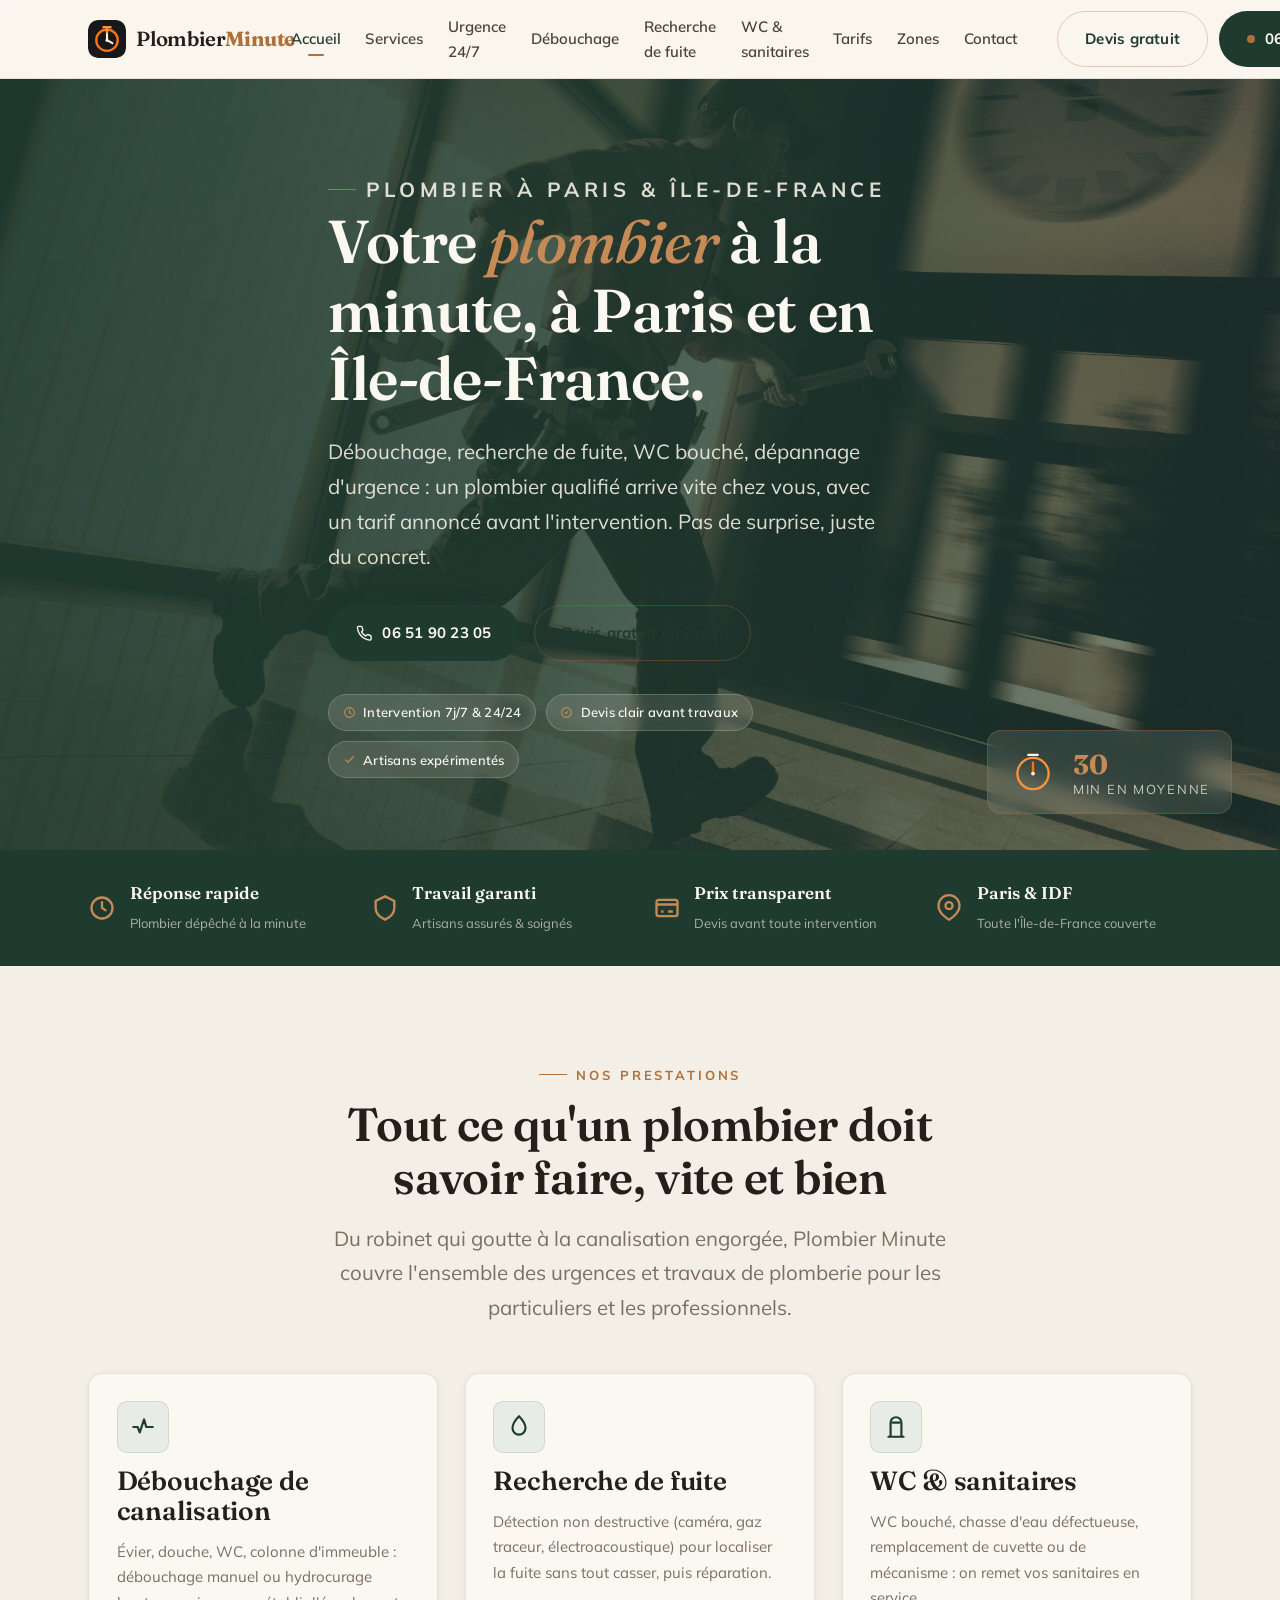
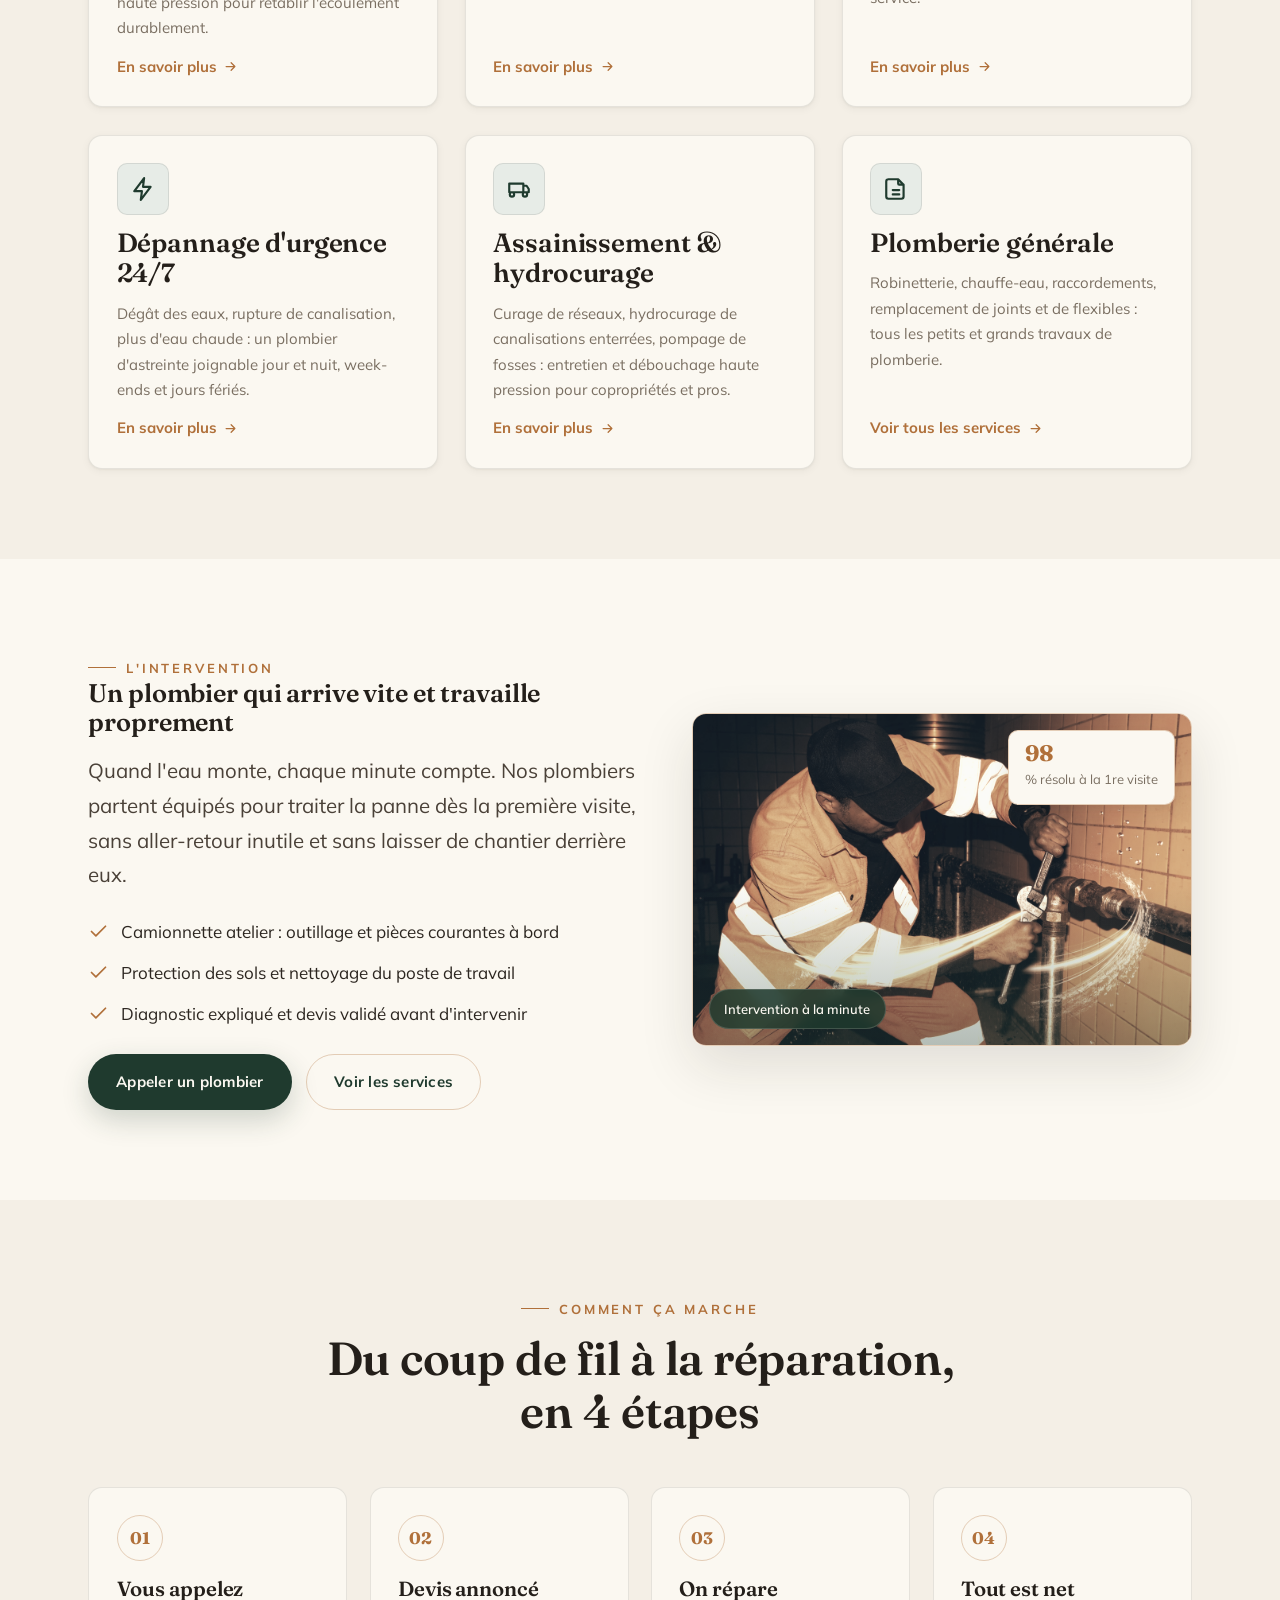
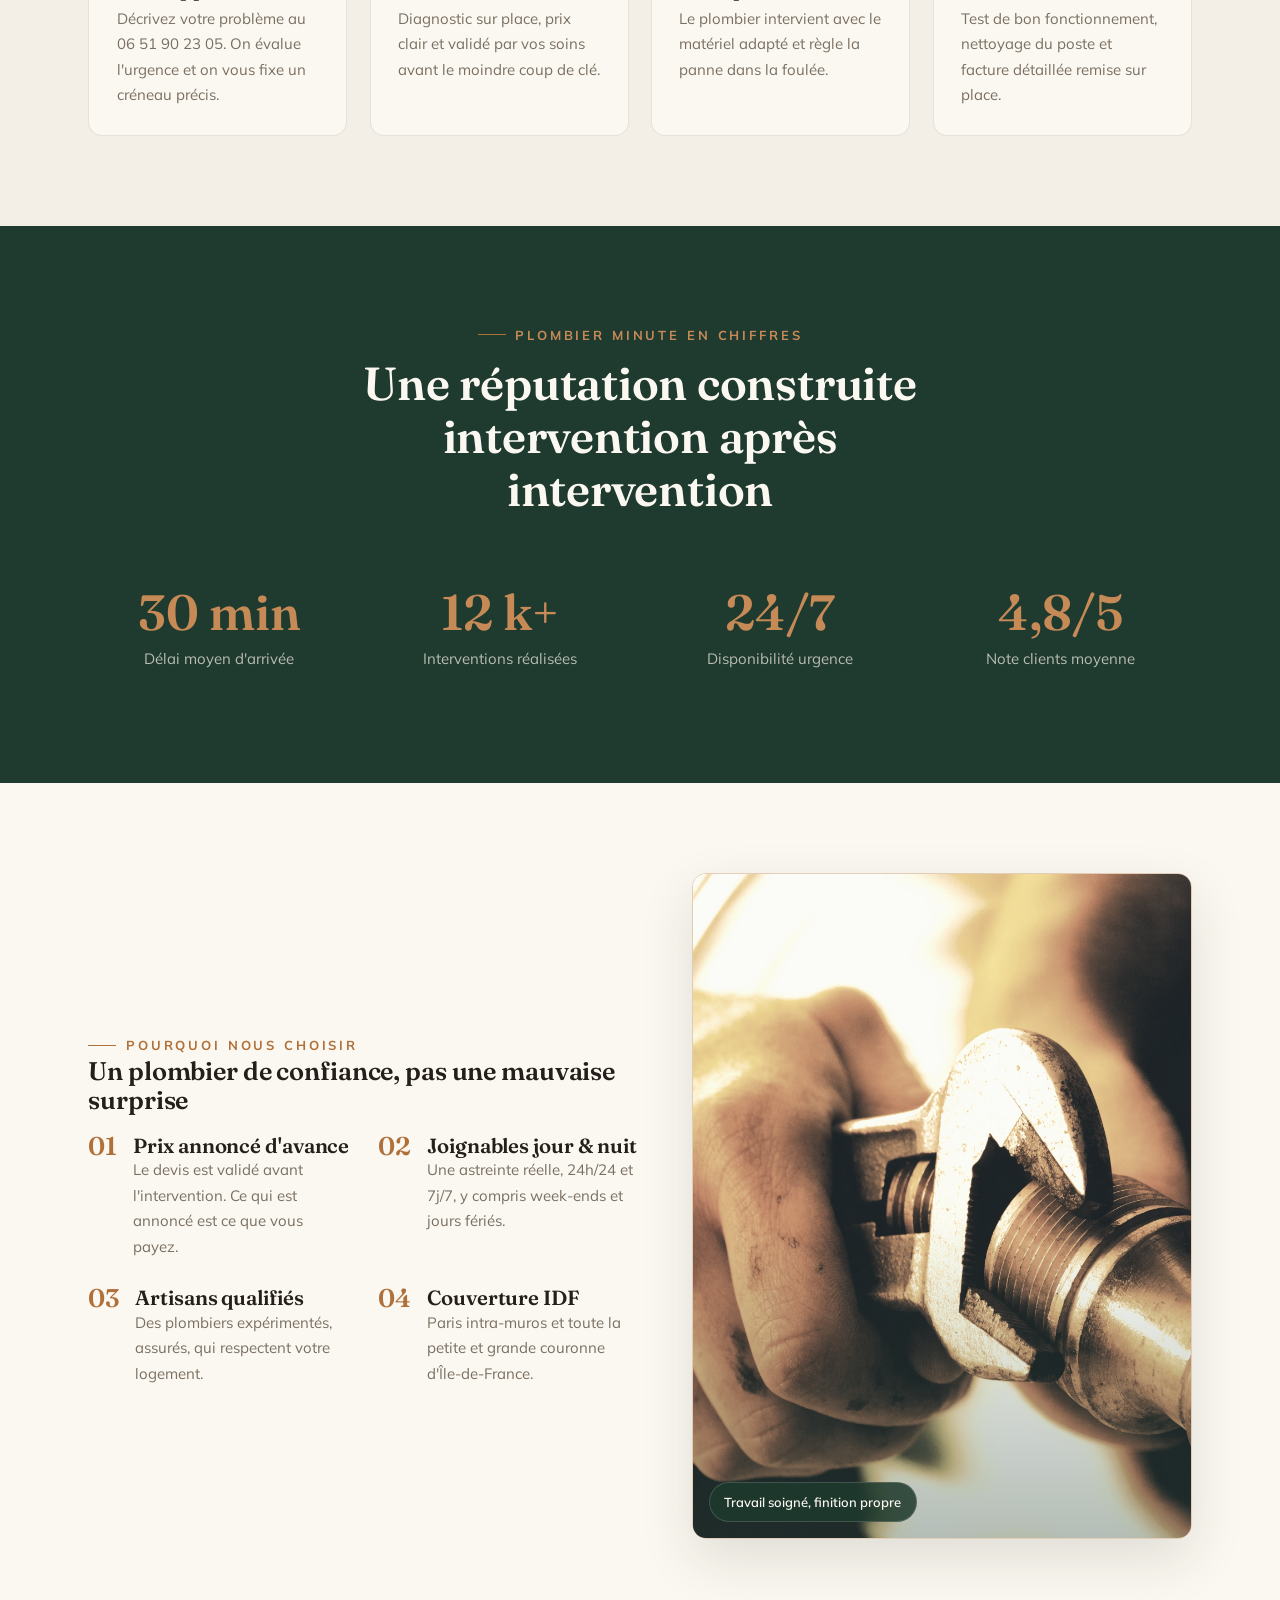
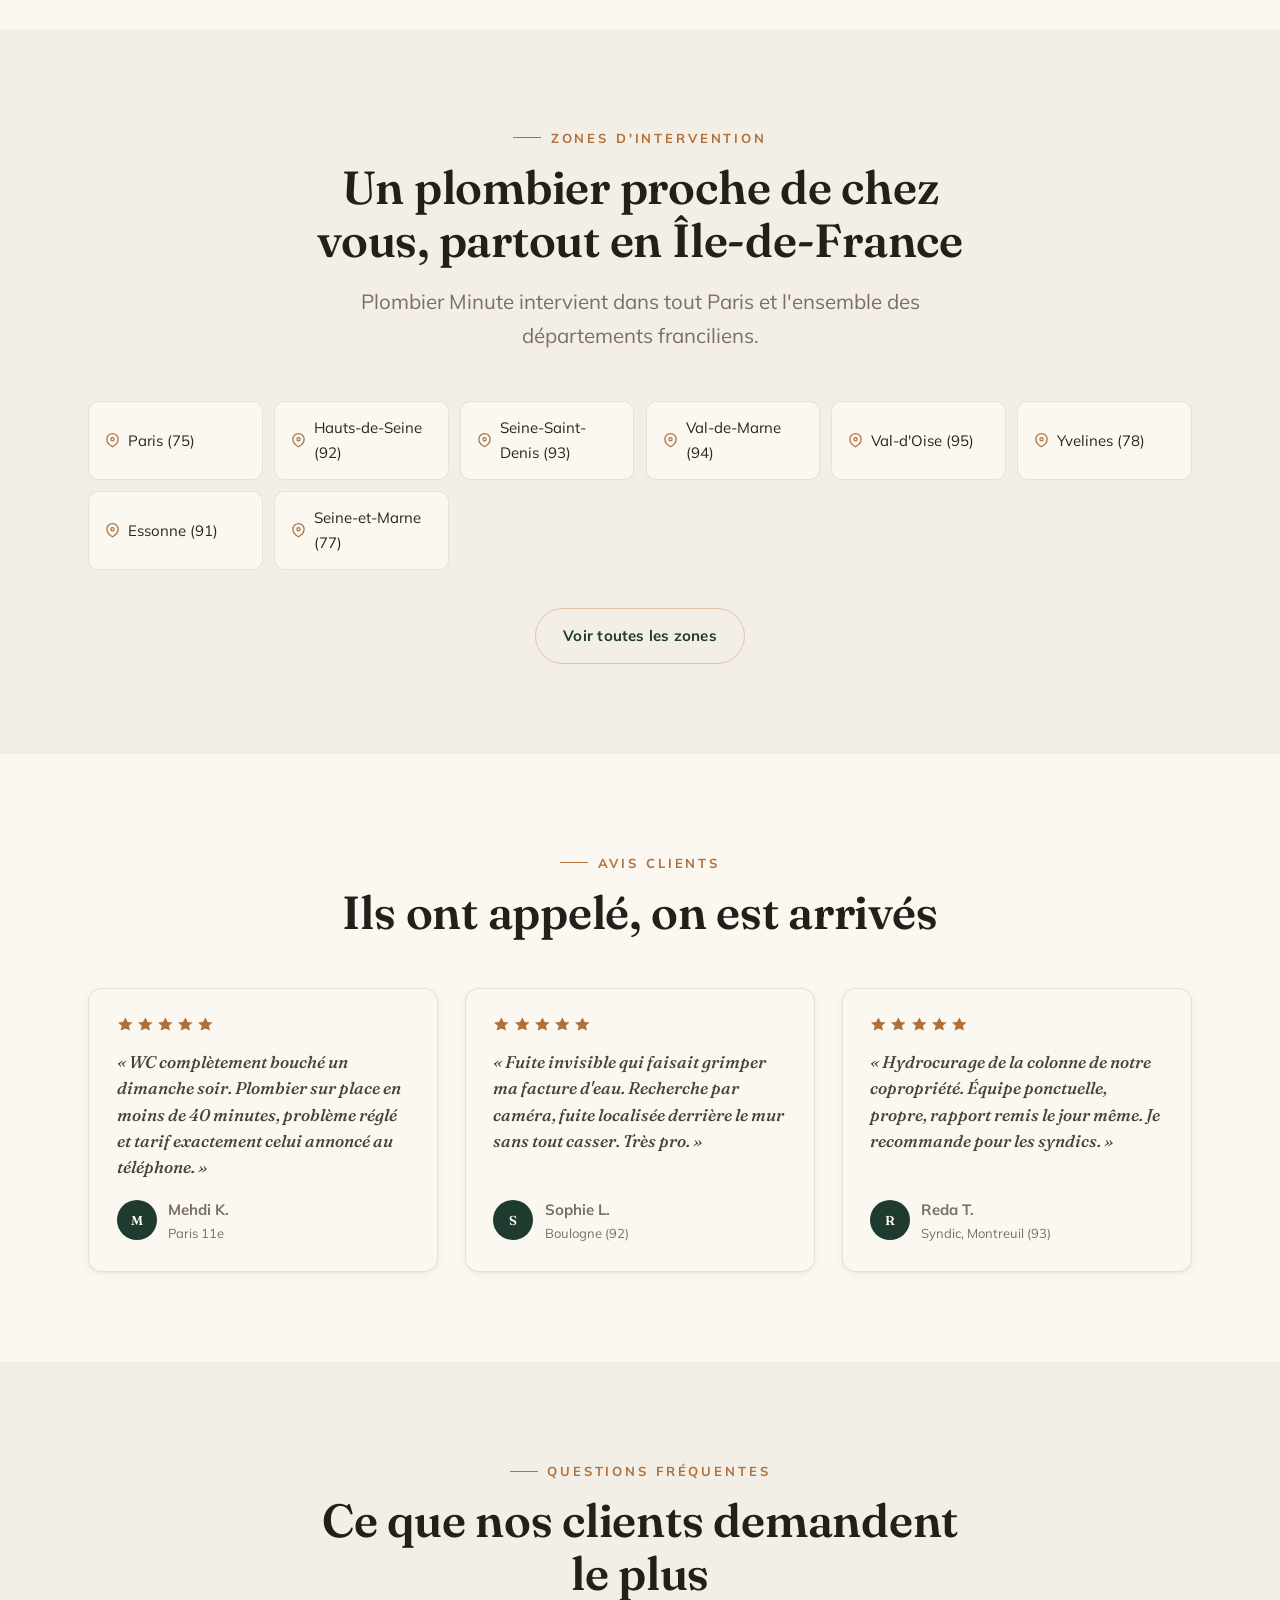
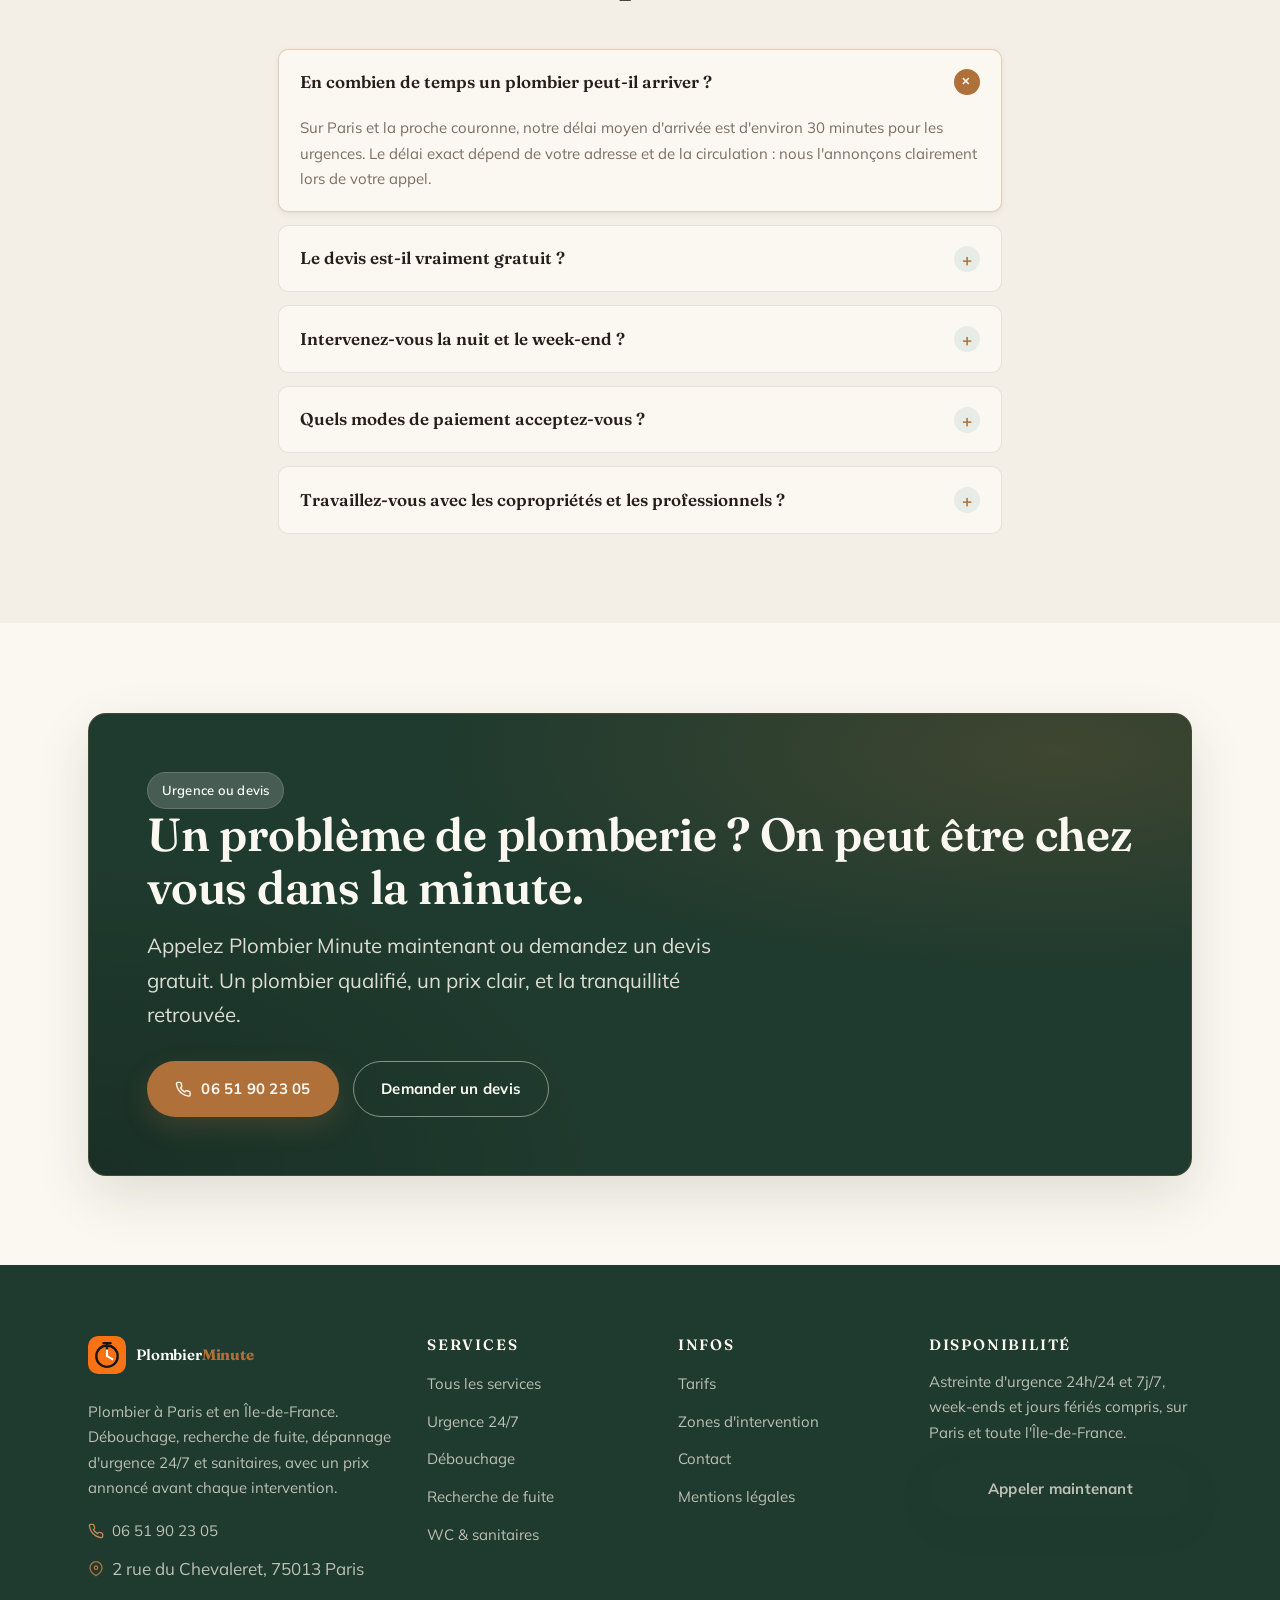
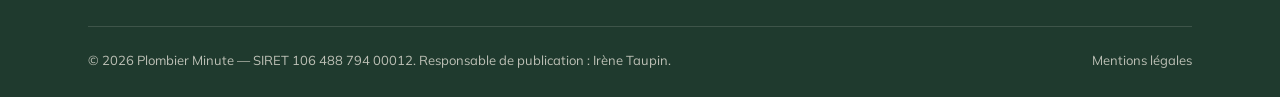
<file: index.html>
<!DOCTYPE html>
<html lang="fr">
<head>
  <meta charset="UTF-8">
  <title>Plombier Minute — Plombier à Paris & Île-de-France, intervention en 30 min</title>
  <meta name="description" content="Plombier Minute intervient à Paris et en Île-de-France pour débouchage, recherche de fuite, dépannage d'urgence 24/7 et WC. Devis clair, intervention à la minute. Appelez le 06 51 90 23 05.">
  <meta name="viewport" content="width=device-width, initial-scale=1">
  <meta name="theme-color" content="#18181B">
  <link rel="preconnect" href="https://fonts.googleapis.com">
  <link rel="preconnect" href="https://fonts.gstatic.com" crossorigin>
  <link href="https://fonts.googleapis.com/css2?family=Unbounded:wght@600;700;800&family=DM+Sans:wght@400;500;600;700&display=swap" rel="stylesheet">
  <link rel="stylesheet" href="assets/css/styles.css">
  <link rel="icon" href="favicon.svg" type="image/svg+xml">
  <script src="assets/js/main.js" defer></script>
</head>
<body class="home">

  <!-- HEADER -->
  <header class="site-header">
    <div class="container nav">
      <a class="brand" href="index.html" aria-label="Plombier Minute, accueil">
        <svg class="brand-mark" viewBox="0 0 64 64" aria-hidden="true">
          <rect width="64" height="64" rx="14" fill="#18181B"/>
          <circle cx="32" cy="34" r="18" fill="none" stroke="#F97316" stroke-width="4"/>
          <path d="M26 12h12M32 16v6" stroke="#FB923C" stroke-width="4" stroke-linecap="round"/>
          <path d="M32 34V24M32 34l9 5" stroke="#FFF7ED" stroke-width="3.5" stroke-linecap="round"/>
          <circle cx="32" cy="34" r="2.6" fill="#FFF7ED"/>
        </svg>
        <span>Plombier<b>Minute</b></span>
      </a>

      <nav class="nav-links" aria-label="Navigation principale">
        <a href="index.html" class="active" aria-current="page">Accueil</a>
        <a href="nos-services.html">Services</a>
        <a href="depannage-urgence.html">Urgence 24/7</a>
        <a href="debouchage-canalisation.html">Débouchage</a>
        <a href="recherche-fuite.html">Recherche de fuite</a>
        <a href="wc-sanitaires.html">WC &amp; sanitaires</a>
        <a href="tarifs.html">Tarifs</a>
        <a href="zones-intervention.html">Zones</a>
        <a href="contact.html">Contact</a>
      </nav>

      <div class="nav-cta">
        <a class="btn btn-ghost" href="contact.html">Devis gratuit</a>
        <a class="btn btn-call" href="tel:0651902305" aria-label="Appeler le 06 51 90 23 05">
          <span class="pulse-dot" aria-hidden="true"></span> 06 51 90 23 05
        </a>
        <button class="nav-toggle" type="button" aria-label="Ouvrir le menu" aria-expanded="false" aria-controls="mobile-menu">
          <span class="bars" aria-hidden="true"><span></span><span></span><span></span></span>
        </button>
      </div>
    </div>
  </header>

  <!-- MOBILE MENU -->
  <div class="mobile-menu" id="mobile-menu" hidden>
    <div class="backdrop" data-close></div>
    <div class="panel" role="dialog" aria-modal="true" aria-label="Menu de navigation">
      <div class="mm-head">
        <span class="brand"><span>Plombier<b>Minute</b></span></span>
        <button class="mm-close" type="button" aria-label="Fermer le menu" data-close>&times;</button>
      </div>
      <nav aria-label="Navigation mobile">
        <a href="index.html" class="active" aria-current="page">Accueil</a>
        <a href="nos-services.html">Services</a>
        <a href="depannage-urgence.html">Urgence 24/7</a>
        <a href="debouchage-canalisation.html">Débouchage</a>
        <a href="recherche-fuite.html">Recherche de fuite</a>
        <a href="wc-sanitaires.html">WC &amp; sanitaires</a>
        <a href="tarifs.html">Tarifs</a>
        <a href="zones-intervention.html">Zones</a>
        <a href="contact.html">Contact</a>
      </nav>
      <div class="mm-foot">
        <a class="btn btn-primary btn-block" href="tel:0651902305">Appeler 06 51 90 23 05</a>
        <a class="btn btn-ghost btn-block" href="contact.html">Demander un devis</a>
      </div>
    </div>
  </div>

  <main>

    <!-- HERO -->
    <section class="hero">
      <div class="hero__media">
        <img src="assets/images/hero.jpg" alt="Plombier de Plombier Minute en intervention rapide dans une salle de bain à Paris" fetchpriority="high">
      </div>
      <div class="streaks" aria-hidden="true"></div>
      <div class="container hero__inner">
        <p class="eyebrow reveal" data-delay="1">Plombier à Paris &amp; Île-de-France</p>
        <h1 class="reveal" data-delay="2">Votre <span class="accent">plombier</span> à la minute, à Paris et en Île-de-France.</h1>
        <p class="reveal" data-delay="3">Débouchage, recherche de fuite, WC bouché, dépannage d'urgence : un plombier qualifié arrive vite chez vous, avec un tarif annoncé avant l'intervention. Pas de surprise, juste du concret.</p>
        <div class="btn-row reveal" data-delay="3">
          <a class="btn btn-primary" href="tel:0651902305">
            <svg viewBox="0 0 24 24" fill="none" stroke="currentColor" stroke-width="2" aria-hidden="true"><path d="M22 16.92v3a2 2 0 0 1-2.18 2 19.8 19.8 0 0 1-8.63-3.07 19.5 19.5 0 0 1-6-6 19.8 19.8 0 0 1-3.07-8.67A2 2 0 0 1 4.11 2h3a2 2 0 0 1 2 1.72c.13.96.36 1.9.7 2.81a2 2 0 0 1-.45 2.11L8.09 9.91a16 16 0 0 0 6 6l1.27-1.27a2 2 0 0 1 2.11-.45c.91.34 1.85.57 2.81.7A2 2 0 0 1 22 16.92Z" stroke-linecap="round" stroke-linejoin="round"/></svg>
            06 51 90 23 05
          </a>
          <a class="btn btn-ghost" href="contact.html">Devis gratuit en 2 min</a>
        </div>
        <div class="chip-row reveal" data-delay="4">
          <span class="badge"><svg viewBox="0 0 24 24" fill="none" stroke="currentColor" stroke-width="2" aria-hidden="true"><circle cx="12" cy="12" r="9"/><path d="M12 7v5l3 2" stroke-linecap="round"/></svg> Intervention 7j/7 &amp; 24/24</span>
          <span class="badge"><svg viewBox="0 0 24 24" fill="none" stroke="currentColor" stroke-width="2" aria-hidden="true"><path d="m9 12 2 2 4-4"/><circle cx="12" cy="12" r="9"/></svg> Devis clair avant travaux</span>
          <span class="badge"><svg viewBox="0 0 24 24" fill="none" stroke="currentColor" stroke-width="2" aria-hidden="true"><path d="M20 6 9 17l-5-5"/></svg> Artisans expérimentés</span>
        </div>
      </div>
      <div class="chrono" aria-hidden="true">
        <svg class="chrono__face" viewBox="0 0 64 64">
          <circle cx="32" cy="34" r="20" fill="none" stroke="#FB923C" stroke-width="3"/>
          <path d="M26 10h12" stroke="#FFF7ED" stroke-width="3" stroke-linecap="round"/>
          <g class="chrono__hand"><path d="M32 34V20" stroke="#F97316" stroke-width="3" stroke-linecap="round"/></g>
          <circle cx="32" cy="34" r="2.4" fill="#FFF7ED"/>
        </svg>
        <span class="chrono__txt">
          <span class="chrono__num" data-chrono="30">00</span>
          <span class="chrono__lbl">min en moyenne</span>
        </span>
      </div>
    </section>

    <!-- REASSURANCE -->
    <section class="reassure">
      <div class="container">
        <div class="ra"><svg viewBox="0 0 24 24" fill="none" stroke="currentColor" stroke-width="2" aria-hidden="true"><circle cx="12" cy="12" r="9"/><path d="M12 7v5l3 2" stroke-linecap="round"/></svg><span><b>Réponse rapide</b><span>Plombier dépêché à la minute</span></span></div>
        <div class="ra"><svg viewBox="0 0 24 24" fill="none" stroke="currentColor" stroke-width="2" aria-hidden="true"><path d="M12 2 4 6v6c0 5 3.5 8 8 10 4.5-2 8-5 8-10V6l-8-4Z"/></svg><span><b>Travail garanti</b><span>Artisans assurés &amp; soignés</span></span></div>
        <div class="ra"><svg viewBox="0 0 24 24" fill="none" stroke="currentColor" stroke-width="2" aria-hidden="true"><path d="M3 9h18M7 15h2m4 0h4M5 5h14a2 2 0 0 1 2 2v10a2 2 0 0 1-2 2H5a2 2 0 0 1-2-2V7a2 2 0 0 1 2-2Z"/></svg><span><b>Prix transparent</b><span>Devis avant toute intervention</span></span></div>
        <div class="ra"><svg viewBox="0 0 24 24" fill="none" stroke="currentColor" stroke-width="2" aria-hidden="true"><path d="M21 10c0 7-9 12-9 12S3 17 3 10a9 9 0 0 1 18 0Z"/><circle cx="12" cy="10" r="3"/></svg><span><b>Paris &amp; IDF</b><span>Toute l'Île-de-France couverte</span></span></div>
      </div>
    </section>

    <!-- SERVICES -->
    <section class="section section--cream" id="services">
      <div class="container">
        <div class="section-head section-head--center reveal">
          <span class="eyebrow">Nos prestations</span>
          <h2>Tout ce qu'un plombier doit savoir faire, vite et bien</h2>
          <p>Du robinet qui goutte à la canalisation engorgée, Plombier Minute couvre l'ensemble des urgences et travaux de plomberie pour les particuliers et les professionnels.</p>
        </div>
        <div class="grid grid-3">
          <article class="card card-service reveal" data-delay="1">
            <span class="ic" aria-hidden="true"><svg viewBox="0 0 24 24" fill="none" stroke="currentColor" stroke-width="2"><path d="M3 12h4l2 5 4-12 2 7h6" stroke-linecap="round" stroke-linejoin="round"/></svg></span>
            <h3>Débouchage de canalisation</h3>
            <p>Évier, douche, WC, colonne d'immeuble : débouchage manuel ou hydrocurage haute pression pour rétablir l'écoulement durablement.</p>
            <a class="more" href="debouchage-canalisation.html">En savoir plus <svg viewBox="0 0 24 24" fill="none" stroke="currentColor" stroke-width="2" aria-hidden="true"><path d="M5 12h14m-6-6 6 6-6 6" stroke-linecap="round" stroke-linejoin="round"/></svg></a>
          </article>
          <article class="card card-service reveal" data-delay="2">
            <span class="ic" aria-hidden="true"><svg viewBox="0 0 24 24" fill="none" stroke="currentColor" stroke-width="2"><path d="M12 2s6 6 6 11a6 6 0 0 1-12 0c0-5 6-11 6-11Z" stroke-linecap="round" stroke-linejoin="round"/></svg></span>
            <h3>Recherche de fuite</h3>
            <p>Détection non destructive (caméra, gaz traceur, électroacoustique) pour localiser la fuite sans tout casser, puis réparation.</p>
            <a class="more" href="recherche-fuite.html">En savoir plus <svg viewBox="0 0 24 24" fill="none" stroke="currentColor" stroke-width="2" aria-hidden="true"><path d="M5 12h14m-6-6 6 6-6 6" stroke-linecap="round" stroke-linejoin="round"/></svg></a>
          </article>
          <article class="card card-service reveal" data-delay="3">
            <span class="ic" aria-hidden="true"><svg viewBox="0 0 24 24" fill="none" stroke="currentColor" stroke-width="2"><path d="M7 21V8a5 5 0 0 1 10 0v13M5 21h14M9 8h6" stroke-linecap="round" stroke-linejoin="round"/></svg></span>
            <h3>WC &amp; sanitaires</h3>
            <p>WC bouché, chasse d'eau défectueuse, remplacement de cuvette ou de mécanisme : on remet vos sanitaires en service.</p>
            <a class="more" href="wc-sanitaires.html">En savoir plus <svg viewBox="0 0 24 24" fill="none" stroke="currentColor" stroke-width="2" aria-hidden="true"><path d="M5 12h14m-6-6 6 6-6 6" stroke-linecap="round" stroke-linejoin="round"/></svg></a>
          </article>
          <article class="card card-service reveal" data-delay="1">
            <span class="ic" aria-hidden="true"><svg viewBox="0 0 24 24" fill="none" stroke="currentColor" stroke-width="2"><path d="m13 2-9 12h7l-1 8 9-12h-7l1-8Z" stroke-linecap="round" stroke-linejoin="round"/></svg></span>
            <h3>Dépannage d'urgence 24/7</h3>
            <p>Dégât des eaux, rupture de canalisation, plus d'eau chaude : un plombier d'astreinte joignable jour et nuit, week-ends et jours fériés.</p>
            <a class="more" href="depannage-urgence.html">En savoir plus <svg viewBox="0 0 24 24" fill="none" stroke="currentColor" stroke-width="2" aria-hidden="true"><path d="M5 12h14m-6-6 6 6-6 6" stroke-linecap="round" stroke-linejoin="round"/></svg></a>
          </article>
          <article class="card card-service reveal" data-delay="2">
            <span class="ic" aria-hidden="true"><svg viewBox="0 0 24 24" fill="none" stroke="currentColor" stroke-width="2"><path d="M3 7h13v8H3zM16 9h3l2 3v3h-5M5.5 15a2 2 0 1 0 0 4 2 2 0 0 0 0-4Zm12 0a2 2 0 1 0 0 4 2 2 0 0 0 0-4Z" stroke-linecap="round" stroke-linejoin="round"/></svg></span>
            <h3>Assainissement &amp; hydrocurage</h3>
            <p>Curage de réseaux, hydrocurage de canalisations enterrées, pompage de fosses : entretien et débouchage haute pression pour copropriétés et pros.</p>
            <a class="more" href="nos-services.html">En savoir plus <svg viewBox="0 0 24 24" fill="none" stroke="currentColor" stroke-width="2" aria-hidden="true"><path d="M5 12h14m-6-6 6 6-6 6" stroke-linecap="round" stroke-linejoin="round"/></svg></a>
          </article>
          <article class="card card-service reveal" data-delay="3">
            <span class="ic" aria-hidden="true"><svg viewBox="0 0 24 24" fill="none" stroke="currentColor" stroke-width="2"><path d="M14 3v4a1 1 0 0 0 1 1h4M5 3h9l5 5v11a2 2 0 0 1-2 2H5a2 2 0 0 1-2-2V5a2 2 0 0 1 2-2Z" stroke-linecap="round" stroke-linejoin="round"/><path d="M9 13h6M9 17h6" stroke-linecap="round"/></svg></span>
            <h3>Plomberie générale</h3>
            <p>Robinetterie, chauffe-eau, raccordements, remplacement de joints et de flexibles : tous les petits et grands travaux de plomberie.</p>
            <a class="more" href="nos-services.html">Voir tous les services <svg viewBox="0 0 24 24" fill="none" stroke="currentColor" stroke-width="2" aria-hidden="true"><path d="M5 12h14m-6-6 6 6-6 6" stroke-linecap="round" stroke-linejoin="round"/></svg></a>
          </article>
        </div>
      </div>
    </section>

    <!-- INTERVENTION (image intervention.jpg) -->
    <section class="section section--white">
      <div class="container split">
        <div class="reveal-left">
          <span class="eyebrow">L'intervention</span>
          <h2 class="section-head" style="margin-bottom:1rem">Un plombier qui arrive vite et travaille proprement</h2>
          <p class="lead">Quand l'eau monte, chaque minute compte. Nos plombiers partent équipés pour traiter la panne dès la première visite, sans aller-retour inutile et sans laisser de chantier derrière eux.</p>
          <ul class="list-check mt-3">
            <li><svg viewBox="0 0 24 24" fill="none" stroke="currentColor" stroke-width="2" aria-hidden="true"><path d="M20 6 9 17l-5-5" stroke-linecap="round" stroke-linejoin="round"/></svg> Camionnette atelier : outillage et pièces courantes à bord</li>
            <li><svg viewBox="0 0 24 24" fill="none" stroke="currentColor" stroke-width="2" aria-hidden="true"><path d="M20 6 9 17l-5-5" stroke-linecap="round" stroke-linejoin="round"/></svg> Protection des sols et nettoyage du poste de travail</li>
            <li><svg viewBox="0 0 24 24" fill="none" stroke="currentColor" stroke-width="2" aria-hidden="true"><path d="M20 6 9 17l-5-5" stroke-linecap="round" stroke-linejoin="round"/></svg> Diagnostic expliqué et devis validé avant d'intervenir</li>
          </ul>
          <div class="btn-row mt-3">
            <a class="btn btn-primary" href="tel:0651902305">Appeler un plombier</a>
            <a class="btn btn-ghost" href="nos-services.html">Voir les services</a>
          </div>
        </div>
        <div class="reveal-zoom">
          <div class="imgwrap imgwrap--wide">
            <img src="assets/images/intervention.jpg" alt="Plombier Minute en intervention sur une canalisation, outillage professionnel">
            <span class="tag">Intervention à la minute</span>
            <span class="float-stat"><b data-count="98">0</b><span>% résolu à la 1re visite</span></span>
          </div>
        </div>
      </div>
    </section>

    <!-- PROCESS -->
    <section class="section section--cream">
      <div class="container">
        <div class="section-head section-head--center reveal">
          <span class="eyebrow">Comment ça marche</span>
          <h2>Du coup de fil à la réparation, en 4 étapes</h2>
        </div>
        <div class="steps grid-4">
          <div class="step reveal" data-delay="1"><div class="step-n" aria-hidden="true"></div><h3>Vous appelez</h3><p>Décrivez votre problème au 06 51 90 23 05. On évalue l'urgence et on vous fixe un créneau précis.</p></div>
          <div class="step reveal" data-delay="2"><div class="step-n" aria-hidden="true"></div><h3>Devis annoncé</h3><p>Diagnostic sur place, prix clair et validé par vos soins avant le moindre coup de clé.</p></div>
          <div class="step reveal" data-delay="3"><div class="step-n" aria-hidden="true"></div><h3>On répare</h3><p>Le plombier intervient avec le matériel adapté et règle la panne dans la foulée.</p></div>
          <div class="step reveal" data-delay="4"><div class="step-n" aria-hidden="true"></div><h3>Tout est net</h3><p>Test de bon fonctionnement, nettoyage du poste et facture détaillée remise sur place.</p></div>
        </div>
      </div>
    </section>

    <!-- STATS -->
    <section class="section section--ink reveal" data-count-root>
      <div class="container">
        <div class="section-head section-head--center">
          <span class="eyebrow">Plombier Minute en chiffres</span>
          <h2>Une réputation construite intervention après intervention</h2>
        </div>
        <div class="stats">
          <div class="stat"><div class="num"><span data-count="30">0</span><span class="suffix"> min</span></div><div class="lbl">Délai moyen d'arrivée</div></div>
          <div class="stat"><div class="num"><span data-count="12">0</span><span class="suffix"> k+</span></div><div class="lbl">Interventions réalisées</div></div>
          <div class="stat"><div class="num"><span data-count="24">0</span><span class="suffix">/7</span></div><div class="lbl">Disponibilité urgence</div></div>
          <div class="stat"><div class="num"><span data-count="4.8" data-decimals="1">0</span><span class="suffix">/5</span></div><div class="lbl">Note clients moyenne</div></div>
        </div>
      </div>
    </section>

    <!-- WHY US (image detail.jpg) -->
    <section class="section section--white">
      <div class="container split split--rev">
        <div class="reveal-zoom">
          <div class="imgwrap imgwrap--tall">
            <img src="assets/images/detail.jpg" alt="Détail d'un raccord de plomberie soigné réalisé par Plombier Minute">
            <span class="tag">Travail soigné, finition propre</span>
          </div>
        </div>
        <div class="reveal-left">
          <span class="eyebrow">Pourquoi nous choisir</span>
          <h2 class="section-head" style="margin-bottom:1.2rem">Un plombier de confiance, pas une mauvaise surprise</h2>
          <div class="grid grid-2">
            <div class="card-feature"><span class="num">01</span><div><h3>Prix annoncé d'avance</h3><p>Le devis est validé avant l'intervention. Ce qui est annoncé est ce que vous payez.</p></div></div>
            <div class="card-feature"><span class="num">02</span><div><h3>Joignables jour &amp; nuit</h3><p>Une astreinte réelle, 24h/24 et 7j/7, y compris week-ends et jours fériés.</p></div></div>
            <div class="card-feature"><span class="num">03</span><div><h3>Artisans qualifiés</h3><p>Des plombiers expérimentés, assurés, qui respectent votre logement.</p></div></div>
            <div class="card-feature"><span class="num">04</span><div><h3>Couverture IDF</h3><p>Paris intra-muros et toute la petite et grande couronne d'Île-de-France.</p></div></div>
          </div>
        </div>
      </div>
    </section>

    <!-- ZONES PREVIEW -->
    <section class="section section--cream">
      <div class="container">
        <div class="section-head section-head--center reveal">
          <span class="eyebrow">Zones d'intervention</span>
          <h2>Un plombier proche de chez vous, partout en Île-de-France</h2>
          <p>Plombier Minute intervient dans tout Paris et l'ensemble des départements franciliens.</p>
        </div>
        <div class="zones-grid reveal">
          <span class="zone-pill"><svg viewBox="0 0 24 24" fill="none" stroke="currentColor" stroke-width="2" aria-hidden="true"><path d="M21 10c0 7-9 12-9 12S3 17 3 10a9 9 0 0 1 18 0Z"/><circle cx="12" cy="10" r="2.5"/></svg> Paris (75)</span>
          <span class="zone-pill"><svg viewBox="0 0 24 24" fill="none" stroke="currentColor" stroke-width="2" aria-hidden="true"><path d="M21 10c0 7-9 12-9 12S3 17 3 10a9 9 0 0 1 18 0Z"/><circle cx="12" cy="10" r="2.5"/></svg> Hauts-de-Seine (92)</span>
          <span class="zone-pill"><svg viewBox="0 0 24 24" fill="none" stroke="currentColor" stroke-width="2" aria-hidden="true"><path d="M21 10c0 7-9 12-9 12S3 17 3 10a9 9 0 0 1 18 0Z"/><circle cx="12" cy="10" r="2.5"/></svg> Seine-Saint-Denis (93)</span>
          <span class="zone-pill"><svg viewBox="0 0 24 24" fill="none" stroke="currentColor" stroke-width="2" aria-hidden="true"><path d="M21 10c0 7-9 12-9 12S3 17 3 10a9 9 0 0 1 18 0Z"/><circle cx="12" cy="10" r="2.5"/></svg> Val-de-Marne (94)</span>
          <span class="zone-pill"><svg viewBox="0 0 24 24" fill="none" stroke="currentColor" stroke-width="2" aria-hidden="true"><path d="M21 10c0 7-9 12-9 12S3 17 3 10a9 9 0 0 1 18 0Z"/><circle cx="12" cy="10" r="2.5"/></svg> Val-d'Oise (95)</span>
          <span class="zone-pill"><svg viewBox="0 0 24 24" fill="none" stroke="currentColor" stroke-width="2" aria-hidden="true"><path d="M21 10c0 7-9 12-9 12S3 17 3 10a9 9 0 0 1 18 0Z"/><circle cx="12" cy="10" r="2.5"/></svg> Yvelines (78)</span>
          <span class="zone-pill"><svg viewBox="0 0 24 24" fill="none" stroke="currentColor" stroke-width="2" aria-hidden="true"><path d="M21 10c0 7-9 12-9 12S3 17 3 10a9 9 0 0 1 18 0Z"/><circle cx="12" cy="10" r="2.5"/></svg> Essonne (91)</span>
          <span class="zone-pill"><svg viewBox="0 0 24 24" fill="none" stroke="currentColor" stroke-width="2" aria-hidden="true"><path d="M21 10c0 7-9 12-9 12S3 17 3 10a9 9 0 0 1 18 0Z"/><circle cx="12" cy="10" r="2.5"/></svg> Seine-et-Marne (77)</span>
        </div>
        <div class="text-center mt-4 reveal"><a class="btn btn-ghost" href="zones-intervention.html">Voir toutes les zones</a></div>
      </div>
    </section>

    <!-- TESTIMONIALS -->
    <section class="section section--white">
      <div class="container">
        <div class="section-head section-head--center reveal">
          <span class="eyebrow">Avis clients</span>
          <h2>Ils ont appelé, on est arrivés</h2>
        </div>
        <div class="grid grid-3">
          <figure class="review reveal" data-delay="1">
            <div class="stars" aria-label="5 étoiles sur 5"><svg viewBox="0 0 24 24" fill="currentColor" aria-hidden="true"><path d="m12 2 3 6.5 7 .6-5.3 4.6 1.6 6.9L12 17.8 5.1 20.6l1.6-6.9L1.4 9.1l7-.6L12 2Z"/></svg><svg viewBox="0 0 24 24" fill="currentColor" aria-hidden="true"><path d="m12 2 3 6.5 7 .6-5.3 4.6 1.6 6.9L12 17.8 5.1 20.6l1.6-6.9L1.4 9.1l7-.6L12 2Z"/></svg><svg viewBox="0 0 24 24" fill="currentColor" aria-hidden="true"><path d="m12 2 3 6.5 7 .6-5.3 4.6 1.6 6.9L12 17.8 5.1 20.6l1.6-6.9L1.4 9.1l7-.6L12 2Z"/></svg><svg viewBox="0 0 24 24" fill="currentColor" aria-hidden="true"><path d="m12 2 3 6.5 7 .6-5.3 4.6 1.6 6.9L12 17.8 5.1 20.6l1.6-6.9L1.4 9.1l7-.6L12 2Z"/></svg><svg viewBox="0 0 24 24" fill="currentColor" aria-hidden="true"><path d="m12 2 3 6.5 7 .6-5.3 4.6 1.6 6.9L12 17.8 5.1 20.6l1.6-6.9L1.4 9.1l7-.6L12 2Z"/></svg></div>
            <blockquote>« WC complètement bouché un dimanche soir. Plombier sur place en moins de 40 minutes, problème réglé et tarif exactement celui annoncé au téléphone. »</blockquote>
            <figcaption class="who"><span class="av" aria-hidden="true">M</span><span><b>Mehdi K.</b><span>Paris 11e</span></span></figcaption>
          </figure>
          <figure class="review reveal" data-delay="2">
            <div class="stars" aria-label="5 étoiles sur 5"><svg viewBox="0 0 24 24" fill="currentColor" aria-hidden="true"><path d="m12 2 3 6.5 7 .6-5.3 4.6 1.6 6.9L12 17.8 5.1 20.6l1.6-6.9L1.4 9.1l7-.6L12 2Z"/></svg><svg viewBox="0 0 24 24" fill="currentColor" aria-hidden="true"><path d="m12 2 3 6.5 7 .6-5.3 4.6 1.6 6.9L12 17.8 5.1 20.6l1.6-6.9L1.4 9.1l7-.6L12 2Z"/></svg><svg viewBox="0 0 24 24" fill="currentColor" aria-hidden="true"><path d="m12 2 3 6.5 7 .6-5.3 4.6 1.6 6.9L12 17.8 5.1 20.6l1.6-6.9L1.4 9.1l7-.6L12 2Z"/></svg><svg viewBox="0 0 24 24" fill="currentColor" aria-hidden="true"><path d="m12 2 3 6.5 7 .6-5.3 4.6 1.6 6.9L12 17.8 5.1 20.6l1.6-6.9L1.4 9.1l7-.6L12 2Z"/></svg><svg viewBox="0 0 24 24" fill="currentColor" aria-hidden="true"><path d="m12 2 3 6.5 7 .6-5.3 4.6 1.6 6.9L12 17.8 5.1 20.6l1.6-6.9L1.4 9.1l7-.6L12 2Z"/></svg></div>
            <blockquote>« Fuite invisible qui faisait grimper ma facture d'eau. Recherche par caméra, fuite localisée derrière le mur sans tout casser. Très pro. »</blockquote>
            <figcaption class="who"><span class="av" aria-hidden="true">S</span><span><b>Sophie L.</b><span>Boulogne (92)</span></span></figcaption>
          </figure>
          <figure class="review reveal" data-delay="3">
            <div class="stars" aria-label="5 étoiles sur 5"><svg viewBox="0 0 24 24" fill="currentColor" aria-hidden="true"><path d="m12 2 3 6.5 7 .6-5.3 4.6 1.6 6.9L12 17.8 5.1 20.6l1.6-6.9L1.4 9.1l7-.6L12 2Z"/></svg><svg viewBox="0 0 24 24" fill="currentColor" aria-hidden="true"><path d="m12 2 3 6.5 7 .6-5.3 4.6 1.6 6.9L12 17.8 5.1 20.6l1.6-6.9L1.4 9.1l7-.6L12 2Z"/></svg><svg viewBox="0 0 24 24" fill="currentColor" aria-hidden="true"><path d="m12 2 3 6.5 7 .6-5.3 4.6 1.6 6.9L12 17.8 5.1 20.6l1.6-6.9L1.4 9.1l7-.6L12 2Z"/></svg><svg viewBox="0 0 24 24" fill="currentColor" aria-hidden="true"><path d="m12 2 3 6.5 7 .6-5.3 4.6 1.6 6.9L12 17.8 5.1 20.6l1.6-6.9L1.4 9.1l7-.6L12 2Z"/></svg><svg viewBox="0 0 24 24" fill="currentColor" aria-hidden="true"><path d="m12 2 3 6.5 7 .6-5.3 4.6 1.6 6.9L12 17.8 5.1 20.6l1.6-6.9L1.4 9.1l7-.6L12 2Z"/></svg></div>
            <blockquote>« Hydrocurage de la colonne de notre copropriété. Équipe ponctuelle, propre, rapport remis le jour même. Je recommande pour les syndics. »</blockquote>
            <figcaption class="who"><span class="av" aria-hidden="true">R</span><span><b>Reda T.</b><span>Syndic, Montreuil (93)</span></span></figcaption>
          </figure>
        </div>
      </div>
    </section>

    <!-- FAQ -->
    <section class="section section--cream">
      <div class="container container--narrow">
        <div class="section-head section-head--center reveal">
          <span class="eyebrow">Questions fréquentes</span>
          <h2>Ce que nos clients demandent le plus</h2>
        </div>
        <div class="faq reveal">
          <details open>
            <summary>En combien de temps un plombier peut-il arriver ?<span class="ico" aria-hidden="true">+</span></summary>
            <div class="faq-body">Sur Paris et la proche couronne, notre délai moyen d'arrivée est d'environ 30 minutes pour les urgences. Le délai exact dépend de votre adresse et de la circulation : nous l'annonçons clairement lors de votre appel.</div>
          </details>
          <details>
            <summary>Le devis est-il vraiment gratuit ?<span class="ico" aria-hidden="true">+</span></summary>
            <div class="faq-body">Oui. Le diagnostic et le devis sont gratuits et sans engagement. Aucun travail n'est lancé tant que vous n'avez pas validé le prix. Pas de mauvaise surprise sur la facture.</div>
          </details>
          <details>
            <summary>Intervenez-vous la nuit et le week-end ?<span class="ico" aria-hidden="true">+</span></summary>
            <div class="faq-body">Oui, Plombier Minute assure une astreinte 24h/24 et 7j/7, week-ends et jours fériés compris, pour tous les dépannages d'urgence (fuite, dégât des eaux, canalisation bouchée…).</div>
          </details>
          <details>
            <summary>Quels modes de paiement acceptez-vous ?<span class="ico" aria-hidden="true">+</span></summary>
            <div class="faq-body">Carte bancaire, espèces et virement. Une facture détaillée vous est systématiquement remise après l'intervention, utile notamment pour votre assurance en cas de dégât des eaux.</div>
          </details>
          <details>
            <summary>Travaillez-vous avec les copropriétés et les professionnels ?<span class="ico" aria-hidden="true">+</span></summary>
            <div class="faq-body">Absolument. Nous intervenons pour les particuliers comme pour les syndics, gérants et entreprises : hydrocurage de colonnes, entretien de réseaux, contrats récurrents et rapports d'intervention sur demande.</div>
          </details>
        </div>
      </div>
    </section>

    <!-- FINAL CTA -->
    <section class="section section--white">
      <div class="container">
        <div class="cta-band reveal-zoom">
          <span class="badge badge--ink" style="background:rgba(255,255,255,.18);color:#fff">Urgence ou devis</span>
          <h2>Un problème de plomberie ? On peut être chez vous dans la minute.</h2>
          <p>Appelez Plombier Minute maintenant ou demandez un devis gratuit. Un plombier qualifié, un prix clair, et la tranquillité retrouvée.</p>
          <div class="btn-row">
            <a class="btn btn-primary" href="tel:0651902305">
              <svg viewBox="0 0 24 24" fill="none" stroke="currentColor" stroke-width="2" aria-hidden="true"><path d="M22 16.92v3a2 2 0 0 1-2.18 2 19.8 19.8 0 0 1-8.63-3.07 19.5 19.5 0 0 1-6-6 19.8 19.8 0 0 1-3.07-8.67A2 2 0 0 1 4.11 2h3a2 2 0 0 1 2 1.72c.13.96.36 1.9.7 2.81a2 2 0 0 1-.45 2.11L8.09 9.91a16 16 0 0 0 6 6l1.27-1.27a2 2 0 0 1 2.11-.45c.91.34 1.85.57 2.81.7A2 2 0 0 1 22 16.92Z" stroke-linecap="round" stroke-linejoin="round"/></svg>
              06 51 90 23 05
            </a>
            <a class="btn btn-ghost" href="contact.html">Demander un devis</a>
          </div>
        </div>
      </div>
    </section>

  </main>

  <!-- FOOTER -->
  <footer class="site-footer">
    <div class="container">
      <div class="footer-grid">
        <div>
          <a class="brand" href="index.html">
            <svg class="brand-mark" viewBox="0 0 64 64" aria-hidden="true">
              <rect width="64" height="64" rx="14" fill="#F97316"/>
              <circle cx="32" cy="34" r="18" fill="none" stroke="#18181B" stroke-width="4"/>
              <path d="M26 12h12M32 16v6" stroke="#18181B" stroke-width="4" stroke-linecap="round"/>
              <path d="M32 34V24M32 34l9 5" stroke="#fff" stroke-width="3.5" stroke-linecap="round"/>
            </svg>
            <span style="color:#fff">Plombier<b style="color:var(--c-accent)">Minute</b></span>
          </a>
          <p class="mt-2">Plombier à Paris et en Île-de-France. Débouchage, recherche de fuite, dépannage d'urgence 24/7 et sanitaires, avec un prix annoncé avant chaque intervention.</p>
          <div class="footer-contact">
            <a href="tel:0651902305"><svg viewBox="0 0 24 24" fill="none" stroke="currentColor" stroke-width="2" aria-hidden="true"><path d="M22 16.92v3a2 2 0 0 1-2.18 2 19.8 19.8 0 0 1-8.63-3.07 19.5 19.5 0 0 1-6-6 19.8 19.8 0 0 1-3.07-8.67A2 2 0 0 1 4.11 2h3a2 2 0 0 1 2 1.72c.13.96.36 1.9.7 2.81a2 2 0 0 1-.45 2.11L8.09 9.91a16 16 0 0 0 6 6l1.27-1.27a2 2 0 0 1 2.11-.45c.91.34 1.85.57 2.81.7A2 2 0 0 1 22 16.92Z" stroke-linecap="round" stroke-linejoin="round"/></svg> 06 51 90 23 05</a>
            <span style="display:inline-flex;gap:.5rem;align-items:center"><svg viewBox="0 0 24 24" fill="none" stroke="var(--c-accent)" stroke-width="2" aria-hidden="true" style="width:16px;height:16px;flex:none"><path d="M21 10c0 7-9 12-9 12S3 17 3 10a9 9 0 0 1 18 0Z"/><circle cx="12" cy="10" r="2.5"/></svg> 2 rue du Chevaleret, 75013 Paris</span>
          </div>
        </div>
        <div>
          <h4>Services</h4>
          <ul>
            <li><a href="nos-services.html">Tous les services</a></li>
            <li><a href="depannage-urgence.html">Urgence 24/7</a></li>
            <li><a href="debouchage-canalisation.html">Débouchage</a></li>
            <li><a href="recherche-fuite.html">Recherche de fuite</a></li>
            <li><a href="wc-sanitaires.html">WC &amp; sanitaires</a></li>
          </ul>
        </div>
        <div>
          <h4>Infos</h4>
          <ul>
            <li><a href="tarifs.html">Tarifs</a></li>
            <li><a href="zones-intervention.html">Zones d'intervention</a></li>
            <li><a href="contact.html">Contact</a></li>
            <li><a href="mentions-legales.html">Mentions légales</a></li>
          </ul>
        </div>
        <div>
          <h4>Disponibilité</h4>
          <p>Astreinte d'urgence 24h/24 et 7j/7, week-ends et jours fériés compris, sur Paris et toute l'Île-de-France.</p>
          <a class="btn btn-primary btn-block mt-2" href="tel:0651902305">Appeler maintenant</a>
        </div>
      </div>
      <div class="footer-bottom">
        <span>&copy; <span data-year>2026</span> Plombier Minute — SIRET 106 488 794 00012. Responsable de publication : Irène Taupin.</span>
        <span><a href="mentions-legales.html">Mentions légales</a></span>
      </div>
    </div>
  </footer>

  <!-- STICKY MOBILE CALL BAR -->
  <div class="callbar" aria-hidden="false">
    <a class="btn btn-ghost" href="contact.html" style="--btn-fg:#fff;border-color:rgba(255,255,255,.4)">Devis</a>
    <a class="btn btn-primary" href="tel:0651902305">
      <svg viewBox="0 0 24 24" fill="none" stroke="currentColor" stroke-width="2" aria-hidden="true"><path d="M22 16.92v3a2 2 0 0 1-2.18 2 19.8 19.8 0 0 1-8.63-3.07 19.5 19.5 0 0 1-6-6 19.8 19.8 0 0 1-3.07-8.67A2 2 0 0 1 4.11 2h3a2 2 0 0 1 2 1.72c.13.96.36 1.9.7 2.81a2 2 0 0 1-.45 2.11L8.09 9.91a16 16 0 0 0 6 6l1.27-1.27a2 2 0 0 1 2.11-.45c.91.34 1.85.57 2.81.7A2 2 0 0 1 22 16.92Z" stroke-linecap="round" stroke-linejoin="round"/></svg>
      Appeler
    </a>
  </div>

  <!-- LocalBusiness schema -->
  <script type="application/ld+json">
  {
    "@context": "https://schema.org",
    "@type": "Plumber",
    "name": "Plombier Minute",
    "image": "https://[DOMAINE]/assets/images/hero.jpg",
    "url": "https://[DOMAINE]/",
    "telephone": "+33651902305",
    "priceRange": "€€",
    "address": {
      "@type": "PostalAddress",
      "streetAddress": "2 rue du Chevaleret, 75013 Paris",
      "addressLocality": "Paris",
      "addressRegion": "Île-de-France",
      "addressCountry": "FR"
    },
    "areaServed": "Paris et Île-de-France",
    "openingHoursSpecification": {
      "@type": "OpeningHoursSpecification",
      "dayOfWeek": ["Monday","Tuesday","Wednesday","Thursday","Friday","Saturday","Sunday"],
      "opens": "00:00",
      "closes": "23:59"
    }
  }
  </script>

</body>
</html>
</file>
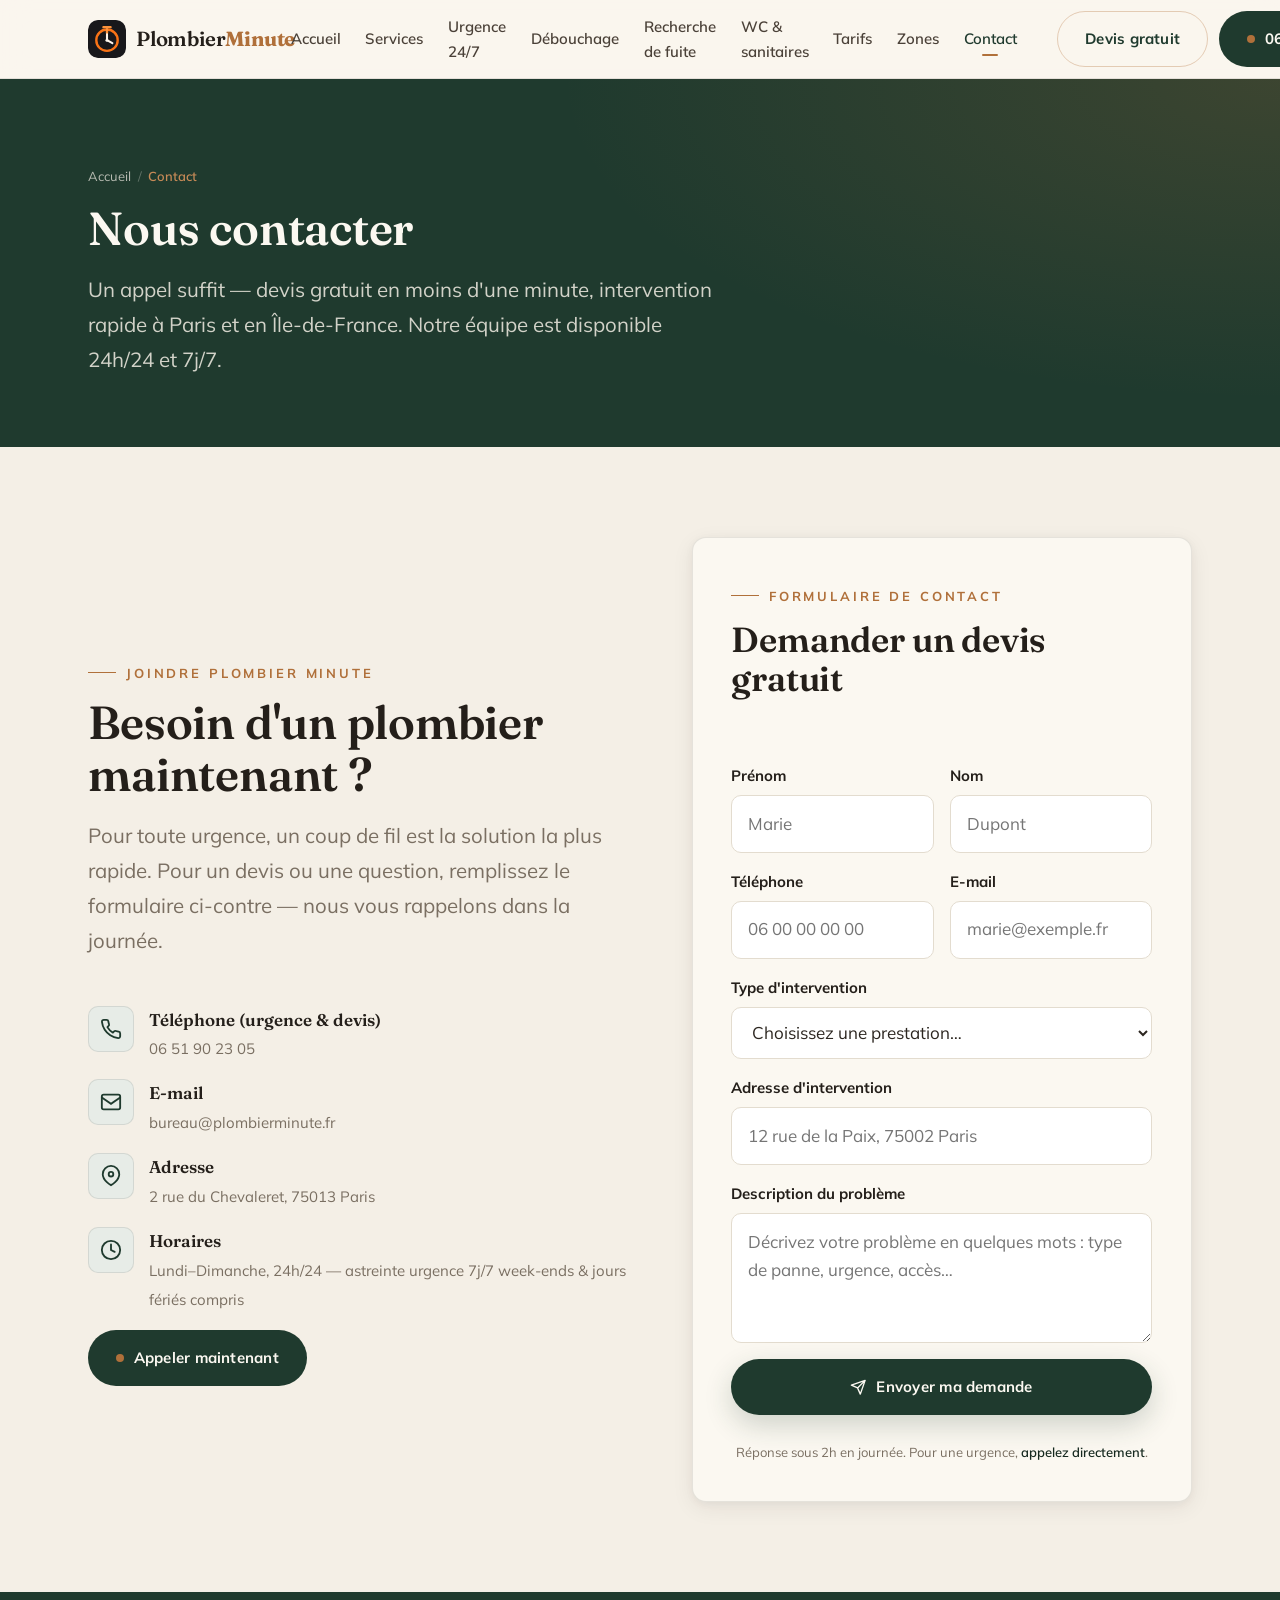
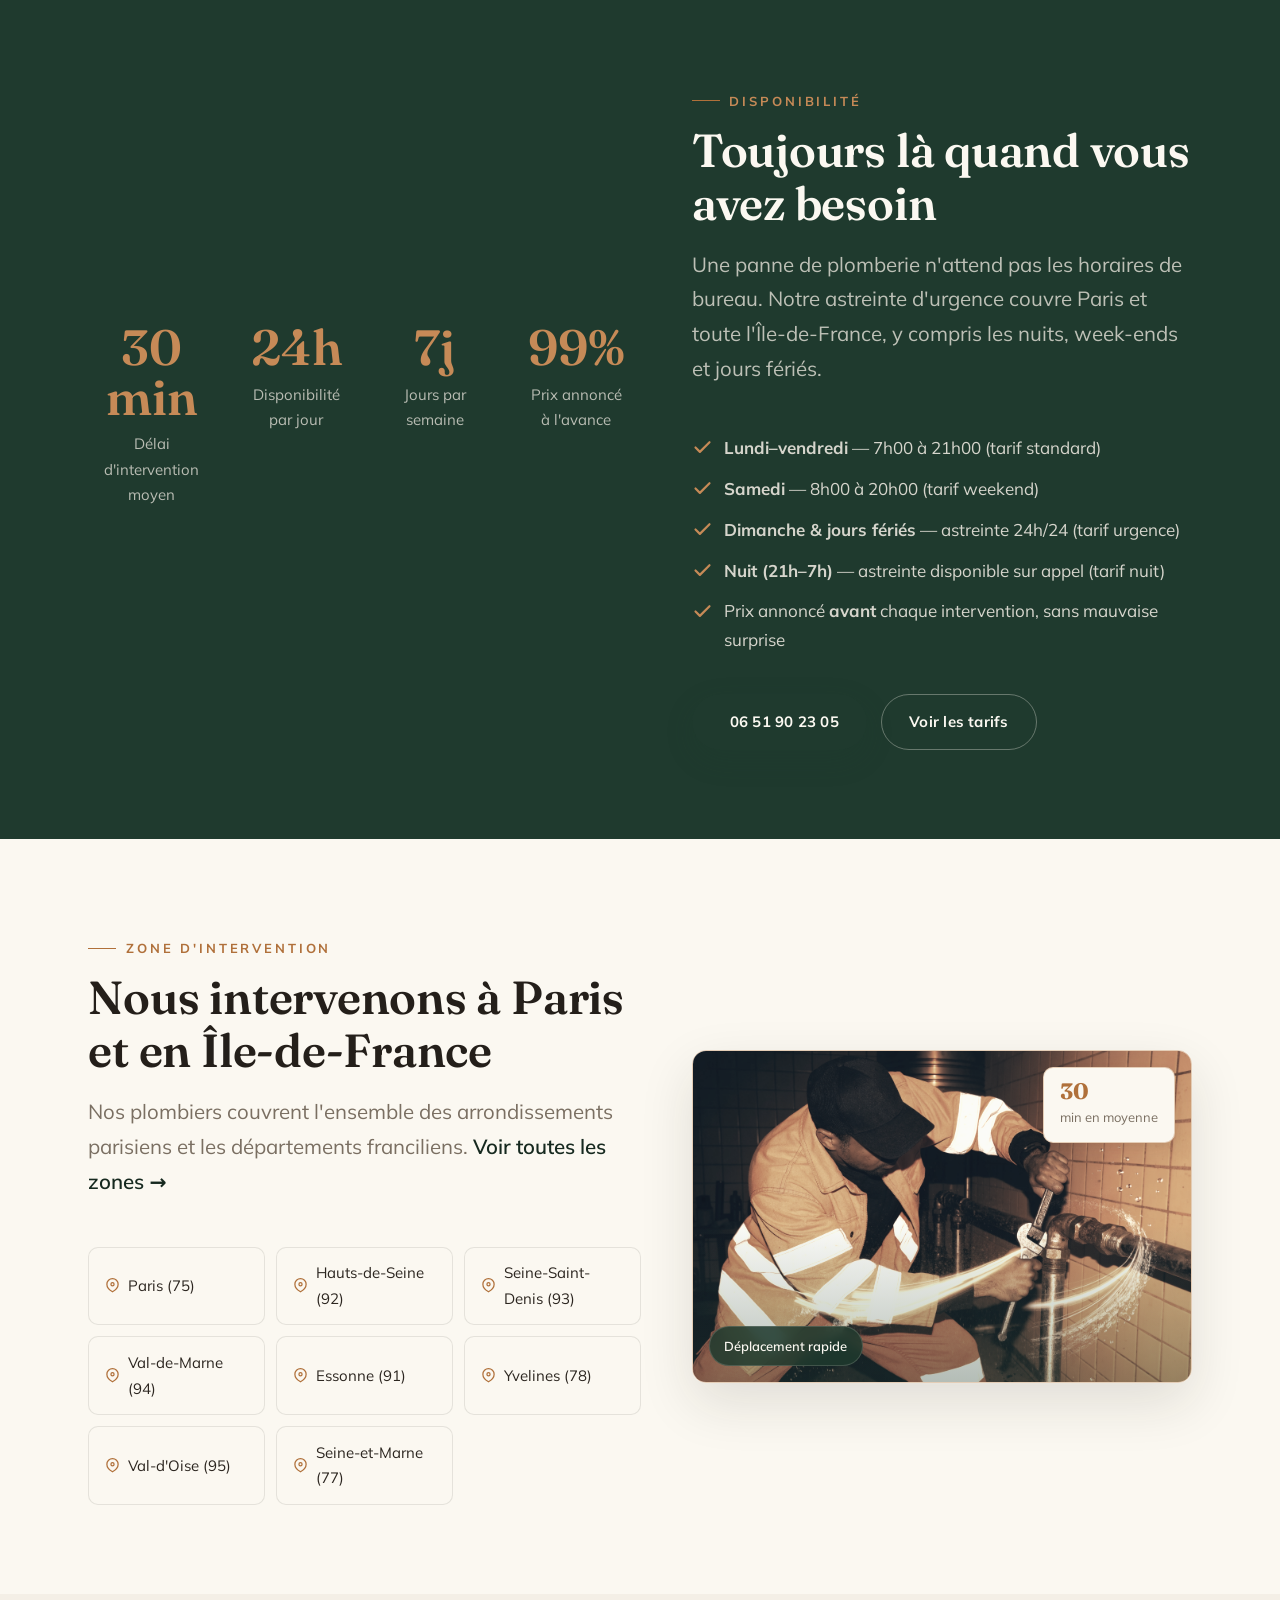
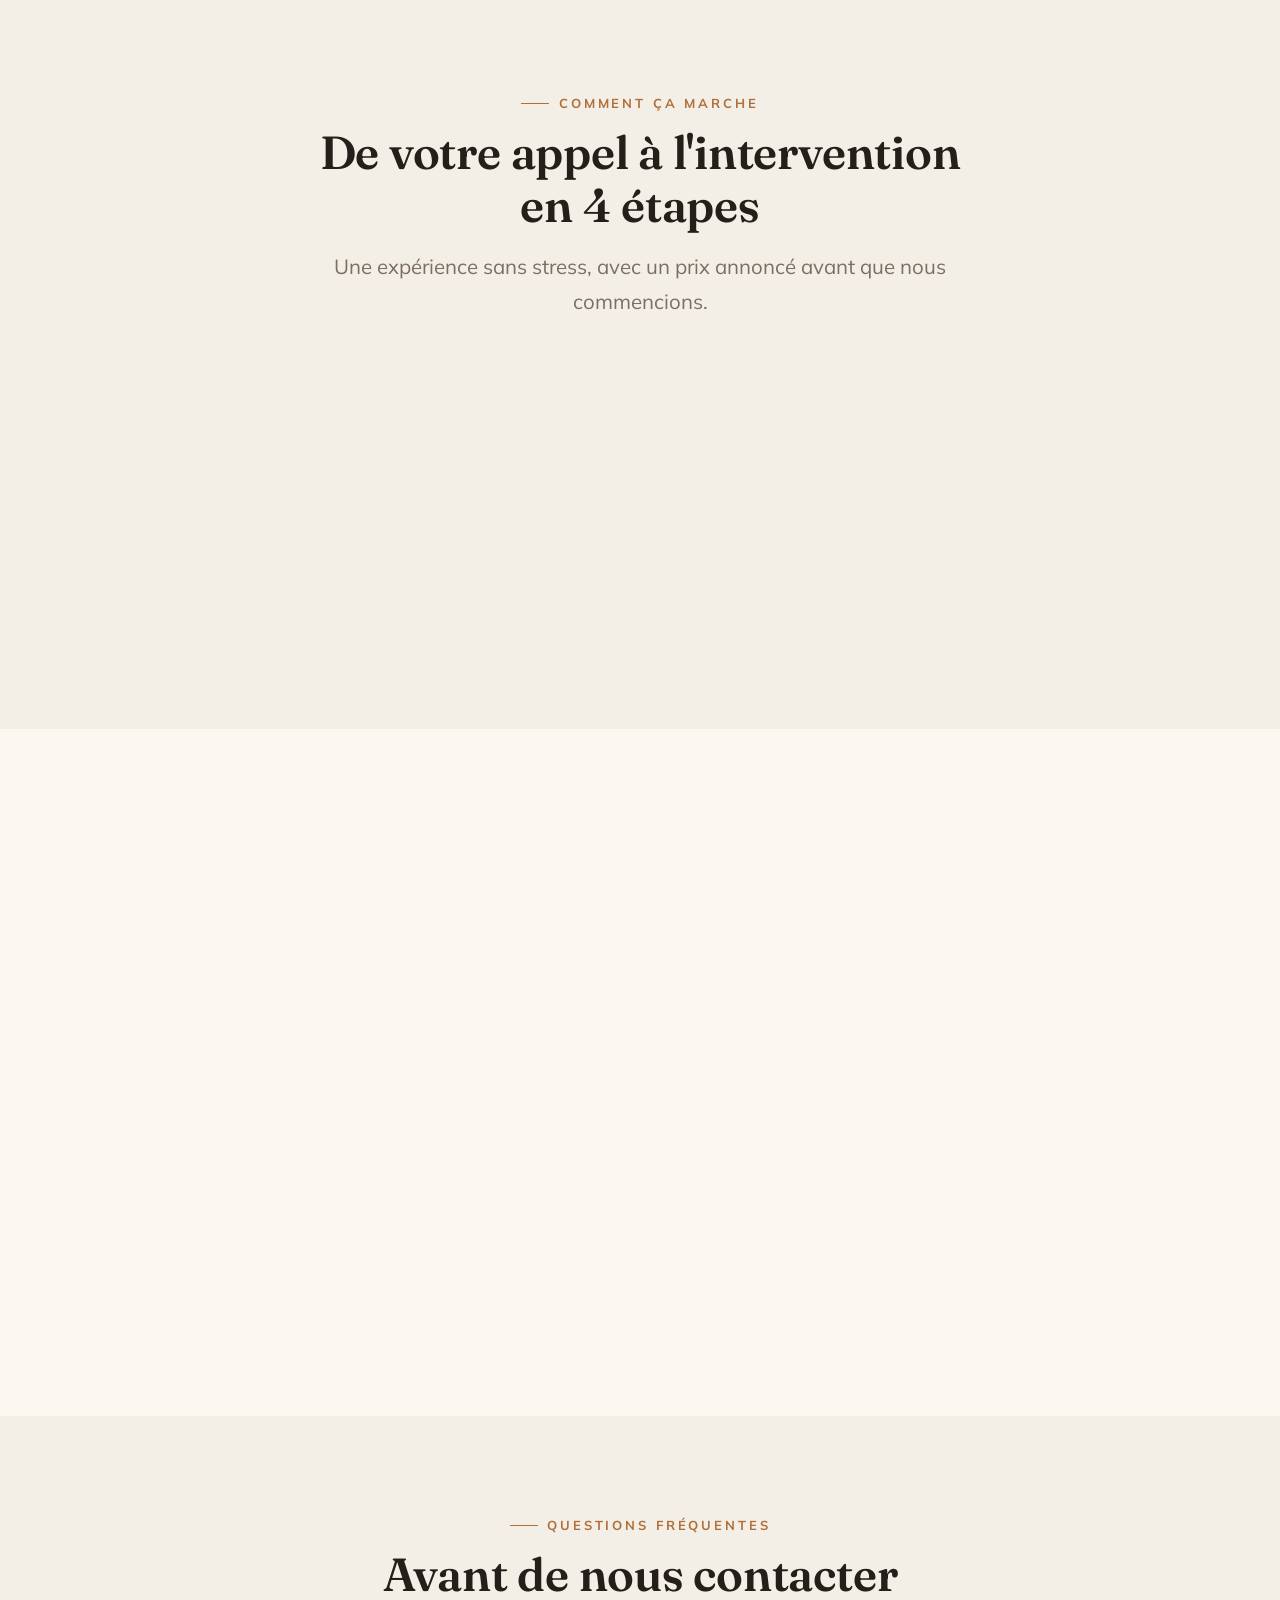
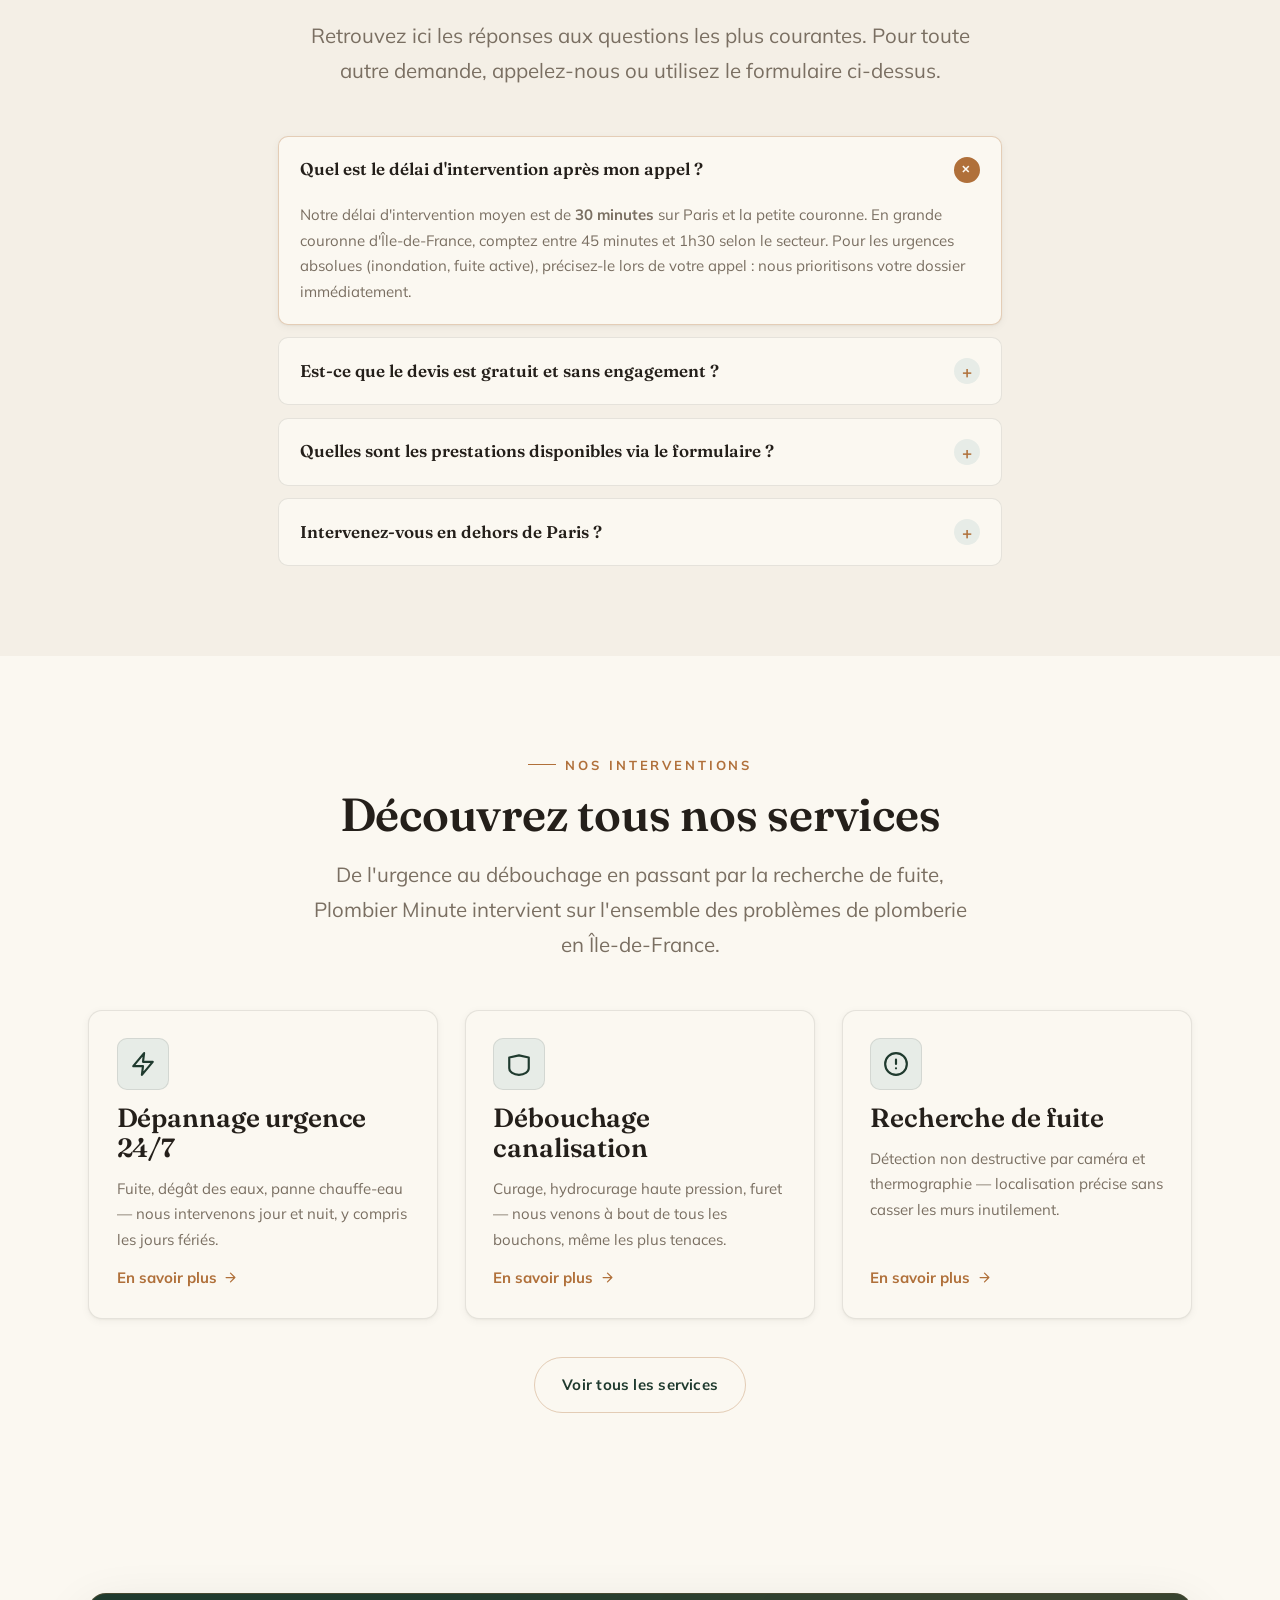
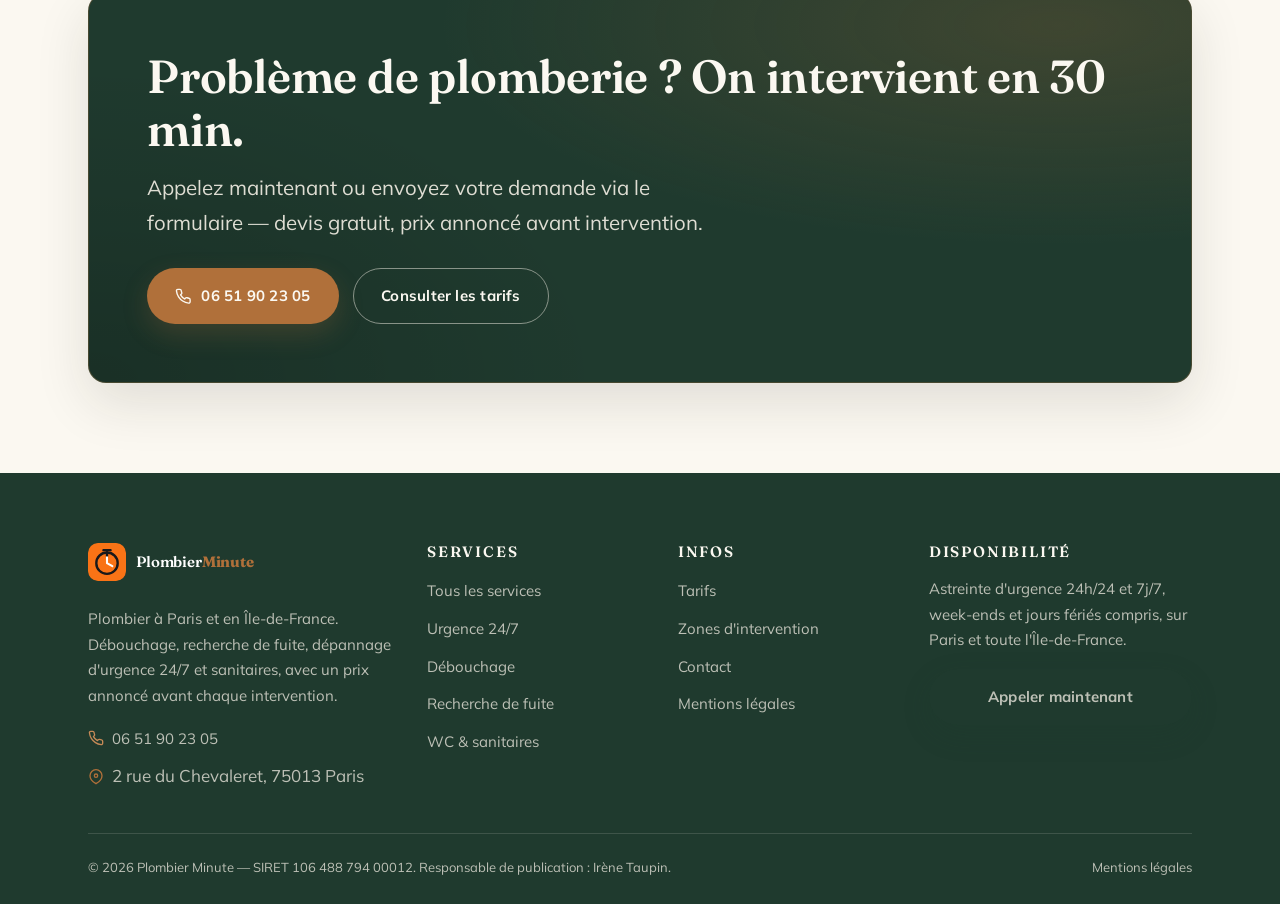
<file: contact.html>
<!DOCTYPE html>
<html lang="fr">
<head>
  <title>Nous contacter | Plombier Minute</title>
  <meta name="description" content="Contactez Plombier Minute à Paris et en Île-de-France : appelez le 06 51 90 23 05 ou remplissez notre formulaire pour un devis gratuit. Dépannage, débouchage, urgence 24/7.">
  <link rel="canonical" href="https://[DOMAINE]/contact.html">
  <meta charset="UTF-8">
  <meta name="viewport" content="width=device-width, initial-scale=1">
  <meta name="theme-color" content="#18181B">
  <link rel="preconnect" href="https://fonts.googleapis.com">
  <link rel="preconnect" href="https://fonts.gstatic.com" crossorigin>
  <link href="https://fonts.googleapis.com/css2?family=Unbounded:wght@600;700;800&family=DM+Sans:wght@400;500;600;700&display=swap" rel="stylesheet">
  <link rel="stylesheet" href="assets/css/styles.css">
  <link rel="icon" href="favicon.svg" type="image/svg+xml">
  <script src="assets/js/main.js" defer></script>
</head>
<body class="page-contact">

<!-- HEADER : verbatim sur toutes les pages. Pour marquer le lien actif, ajouter class="active" aria-current="page" sur le <a> de la page courante (dans .nav-links ET dans .mobile-menu nav), et le RETIRER de "Accueil". Les pages internes : retirer active/aria-current de index.html. -->
  <header class="site-header">
    <div class="container nav">
      <a class="brand" href="index.html" aria-label="Plombier Minute, accueil">
        <svg class="brand-mark" viewBox="0 0 64 64" aria-hidden="true">
          <rect width="64" height="64" rx="14" fill="#18181B"/>
          <circle cx="32" cy="34" r="18" fill="none" stroke="#F97316" stroke-width="4"/>
          <path d="M26 12h12M32 16v6" stroke="#FB923C" stroke-width="4" stroke-linecap="round"/>
          <path d="M32 34V24M32 34l9 5" stroke="#FFF7ED" stroke-width="3.5" stroke-linecap="round"/>
          <circle cx="32" cy="34" r="2.6" fill="#FFF7ED"/>
        </svg>
        <span>Plombier<b>Minute</b></span>
      </a>

      <nav class="nav-links" aria-label="Navigation principale">
        <a href="index.html">Accueil</a>
        <a href="nos-services.html">Services</a>
        <a href="depannage-urgence.html">Urgence 24/7</a>
        <a href="debouchage-canalisation.html">Débouchage</a>
        <a href="recherche-fuite.html">Recherche de fuite</a>
        <a href="wc-sanitaires.html">WC &amp; sanitaires</a>
        <a href="tarifs.html">Tarifs</a>
        <a href="zones-intervention.html">Zones</a>
        <a href="contact.html" class="active" aria-current="page">Contact</a>
      </nav>

      <div class="nav-cta">
        <a class="btn btn-ghost" href="contact.html">Devis gratuit</a>
        <a class="btn btn-call" href="tel:0651902305" aria-label="Appeler le 06 51 90 23 05">
          <span class="pulse-dot" aria-hidden="true"></span> 06 51 90 23 05
        </a>
        <button class="nav-toggle" type="button" aria-label="Ouvrir le menu" aria-expanded="false" aria-controls="mobile-menu">
          <span class="bars" aria-hidden="true"><span></span><span></span><span></span></span>
        </button>
      </div>
    </div>
  </header>

  <!-- MOBILE MENU : verbatim. Mettre active/aria-current sur le bon <a>. -->
  <div class="mobile-menu" id="mobile-menu" hidden>
    <div class="backdrop" data-close></div>
    <div class="panel" role="dialog" aria-modal="true" aria-label="Menu de navigation">
      <div class="mm-head">
        <span class="brand"><span>Plombier<b>Minute</b></span></span>
        <button class="mm-close" type="button" aria-label="Fermer le menu" data-close>&times;</button>
      </div>
      <nav aria-label="Navigation mobile">
        <a href="index.html">Accueil</a>
        <a href="nos-services.html">Services</a>
        <a href="depannage-urgence.html">Urgence 24/7</a>
        <a href="debouchage-canalisation.html">Débouchage</a>
        <a href="recherche-fuite.html">Recherche de fuite</a>
        <a href="wc-sanitaires.html">WC &amp; sanitaires</a>
        <a href="tarifs.html">Tarifs</a>
        <a href="zones-intervention.html">Zones</a>
        <a href="contact.html" class="active" aria-current="page">Contact</a>
      </nav>
      <div class="mm-foot">
        <a class="btn btn-primary btn-block" href="tel:0651902305">Appeler 06 51 90 23 05</a>
        <a class="btn btn-ghost btn-block" href="contact.html">Demander un devis</a>
      </div>
    </div>
  </div>

  <main>

    <!-- PAGE HERO -->
    <section class="page-hero">
      <div class="container">
        <nav class="breadcrumb" aria-label="Fil d'Ariane">
          <ol>
            <li><a href="index.html">Accueil</a></li>
            <li><span aria-current="page">Contact</span></li>
          </ol>
        </nav>
        <h1>Nous contacter</h1>
        <p>Un appel suffit — devis gratuit en moins d'une minute, intervention rapide à Paris et en Île-de-France. Notre équipe est disponible 24h/24 et 7j/7.</p>
      </div>
    </section>

    <!-- CONTACT PRINCIPAL : formulaire + informations -->
    <section class="section section--cream">
      <div class="container">
        <div class="split">
          <!-- Infos de contact -->
          <div class="flow reveal-left">
            <div class="section-head">
              <span class="eyebrow">Joindre Plombier Minute</span>
              <h2>Besoin d'un plombier maintenant ?</h2>
              <p>Pour toute urgence, un coup de fil est la solution la plus rapide. Pour un devis ou une question, remplissez le formulaire ci-contre — nous vous rappelons dans la journée.</p>
            </div>

            <div class="info-list">
              <div class="it">
                <span class="ic">
                  <svg viewBox="0 0 24 24" fill="none" stroke="currentColor" stroke-width="2" aria-hidden="true">
                    <path d="M22 16.92v3a2 2 0 0 1-2.18 2 19.8 19.8 0 0 1-8.63-3.07 19.5 19.5 0 0 1-6-6 19.8 19.8 0 0 1-3.07-8.67A2 2 0 0 1 4.11 2h3a2 2 0 0 1 2 1.72c.13.96.36 1.9.7 2.81a2 2 0 0 1-.45 2.11L8.09 9.91a16 16 0 0 0 6 6l1.27-1.27a2 2 0 0 1 2.11-.45c.91.34 1.85.57 2.81.7A2 2 0 0 1 22 16.92Z" stroke-linecap="round" stroke-linejoin="round"/>
                  </svg>
                </span>
                <div>
                  <b>Téléphone (urgence &amp; devis)</b>
                  <a href="tel:0651902305">06 51 90 23 05</a>
                </div>
              </div>

              <div class="it">
                <span class="ic">
                  <svg viewBox="0 0 24 24" fill="none" stroke="currentColor" stroke-width="2" aria-hidden="true">
                    <rect x="2" y="4" width="20" height="16" rx="2"/>
                    <path d="m2 7 10 7 10-7" stroke-linecap="round"/>
                  </svg>
                </span>
                <div>
                  <b>E-mail</b>
                  <span>bureau@plombierminute.fr</span>
                </div>
              </div>

              <div class="it">
                <span class="ic">
                  <svg viewBox="0 0 24 24" fill="none" stroke="currentColor" stroke-width="2" aria-hidden="true">
                    <path d="M21 10c0 7-9 12-9 12S3 17 3 10a9 9 0 0 1 18 0Z"/>
                    <circle cx="12" cy="10" r="2.5"/>
                  </svg>
                </span>
                <div>
                  <b>Adresse</b>
                  <span>2 rue du Chevaleret, 75013 Paris</span>
                </div>
              </div>

              <div class="it">
                <span class="ic">
                  <svg viewBox="0 0 24 24" fill="none" stroke="currentColor" stroke-width="2" aria-hidden="true">
                    <circle cx="12" cy="12" r="10"/>
                    <path d="M12 6v6l4 2" stroke-linecap="round"/>
                  </svg>
                </span>
                <div>
                  <b>Horaires</b>
                  <span>Lundi–Dimanche, 24h/24 — astreinte urgence 7j/7 week-ends &amp; jours fériés compris</span>
                </div>
              </div>
            </div>

            <div class="btn-row mt-3">
              <a class="btn btn-call" href="tel:0651902305" aria-label="Appeler le 06 51 90 23 05">
                <span class="pulse-dot" aria-hidden="true"></span>
                Appeler maintenant
              </a>
            </div>
          </div>

          <!-- Formulaire de contact -->
          <div class="reveal" data-delay="1">
            <form class="form form-card" action="#" method="post" novalidate>
              <div class="section-head">
                <span class="eyebrow">Formulaire de contact</span>
                <h2 style="font-size:var(--fs-700)">Demander un devis gratuit</h2>
              </div>

              <div class="row">
                <div class="field">
                  <label for="prenom">Prénom</label>
                  <input type="text" id="prenom" name="prenom" placeholder="Marie" autocomplete="given-name" required>
                </div>
                <div class="field">
                  <label for="nom">Nom</label>
                  <input type="text" id="nom" name="nom" placeholder="Dupont" autocomplete="family-name" required>
                </div>
              </div>

              <div class="row">
                <div class="field">
                  <label for="telephone">Téléphone</label>
                  <input type="tel" id="telephone" name="telephone" placeholder="06 00 00 00 00" autocomplete="tel" required>
                </div>
                <div class="field">
                  <label for="email">E-mail</label>
                  <input type="email" id="email" name="email" placeholder="marie@exemple.fr" autocomplete="email">
                </div>
              </div>

              <div class="field">
                <label for="type">Type d'intervention</label>
                <select id="type" name="type" required>
                  <option value="" disabled selected>Choisissez une prestation…</option>
                  <option value="depannage">Dépannage d'urgence 24/7</option>
                  <option value="debouchage">Débouchage / curage canalisation</option>
                  <option value="hydrocurage">Hydrocurage haute pression</option>
                  <option value="fuite">Recherche de fuite</option>
                  <option value="wc">WC bouché / sanitaires</option>
                  <option value="assainissement">Assainissement</option>
                  <option value="autre">Autre</option>
                </select>
              </div>

              <div class="field">
                <label for="adresse">Adresse d'intervention</label>
                <input type="text" id="adresse" name="adresse" placeholder="12 rue de la Paix, 75002 Paris" autocomplete="street-address">
              </div>

              <div class="field">
                <label for="message">Description du problème</label>
                <textarea id="message" name="message" placeholder="Décrivez votre problème en quelques mots : type de panne, urgence, accès…"></textarea>
              </div>

              <button class="btn btn-primary btn-block" type="submit">
                <svg viewBox="0 0 24 24" fill="none" stroke="currentColor" stroke-width="2" aria-hidden="true"><path d="M22 2 11 13M22 2 15 22l-4-9-9-4 20-7Z" stroke-linecap="round" stroke-linejoin="round"/></svg>
                Envoyer ma demande
              </button>

              <p class="muted mt-1" style="font-size:var(--fs-200);text-align:center">Réponse sous 2h en journée. Pour une urgence, <a href="tel:0651902305" style="color:var(--c-primary-700);font-weight:600">appelez directement</a>.</p>
            </form>
          </div>
        </div>
      </div>
    </section>

    <!-- HORAIRES DÉTAILLÉS -->
    <section class="section section--ink reveal" data-count-root>
      <div class="container">
        <div class="split split--rev">
          <div class="reveal-left">
            <div class="section-head">
              <span class="eyebrow">Disponibilité</span>
              <h2>Toujours là quand vous avez besoin</h2>
              <p>Une panne de plomberie n'attend pas les horaires de bureau. Notre astreinte d'urgence couvre Paris et toute l'Île-de-France, y compris les nuits, week-ends et jours fériés.</p>
            </div>

            <ul class="list-check mt-3">
              <li>
                <svg viewBox="0 0 24 24" fill="none" stroke="currentColor" stroke-width="2.5" aria-hidden="true"><path d="M20 6 9 17l-5-5" stroke-linecap="round" stroke-linejoin="round"/></svg>
                <span><b>Lundi–vendredi</b> — 7h00 à 21h00 (tarif standard)</span>
              </li>
              <li>
                <svg viewBox="0 0 24 24" fill="none" stroke="currentColor" stroke-width="2.5" aria-hidden="true"><path d="M20 6 9 17l-5-5" stroke-linecap="round" stroke-linejoin="round"/></svg>
                <span><b>Samedi</b> — 8h00 à 20h00 (tarif weekend)</span>
              </li>
              <li>
                <svg viewBox="0 0 24 24" fill="none" stroke="currentColor" stroke-width="2.5" aria-hidden="true"><path d="M20 6 9 17l-5-5" stroke-linecap="round" stroke-linejoin="round"/></svg>
                <span><b>Dimanche &amp; jours fériés</b> — astreinte 24h/24 (tarif urgence)</span>
              </li>
              <li>
                <svg viewBox="0 0 24 24" fill="none" stroke="currentColor" stroke-width="2.5" aria-hidden="true"><path d="M20 6 9 17l-5-5" stroke-linecap="round" stroke-linejoin="round"/></svg>
                <span><b>Nuit (21h–7h)</b> — astreinte disponible sur appel (tarif nuit)</span>
              </li>
              <li>
                <svg viewBox="0 0 24 24" fill="none" stroke="currentColor" stroke-width="2.5" aria-hidden="true"><path d="M20 6 9 17l-5-5" stroke-linecap="round" stroke-linejoin="round"/></svg>
                <span>Prix annoncé <b>avant</b> chaque intervention, sans mauvaise surprise</span>
              </li>
            </ul>

            <div class="btn-row mt-4">
              <a class="btn btn-primary" href="tel:0651902305">
                <span class="pulse-dot" aria-hidden="true"></span>
                06 51 90 23 05
              </a>
              <a class="btn btn-ghost" href="tarifs.html">Voir les tarifs</a>
            </div>
          </div>

          <div class="stats reveal" data-delay="1">
            <div class="stat">
              <div class="num"><span data-count="30">0</span><span class="suffix"> min</span></div>
              <div class="lbl">Délai d'intervention moyen</div>
            </div>
            <div class="stat">
              <div class="num"><span data-count="24">0</span><span class="suffix">h</span></div>
              <div class="lbl">Disponibilité par jour</div>
            </div>
            <div class="stat">
              <div class="num"><span data-count="7">0</span><span class="suffix">j</span></div>
              <div class="lbl">Jours par semaine</div>
            </div>
            <div class="stat">
              <div class="num"><span data-count="100">0</span><span class="suffix">%</span></div>
              <div class="lbl">Prix annoncé à l'avance</div>
            </div>
          </div>
        </div>
      </div>
    </section>

    <!-- ZONE D'INTERVENTION + IMAGE -->
    <section class="section section--white">
      <div class="container">
        <div class="split">
          <div class="reveal-left">
            <div class="section-head">
              <span class="eyebrow">Zone d'intervention</span>
              <h2>Nous intervenons à Paris et en Île-de-France</h2>
              <p>Nos plombiers couvrent l'ensemble des arrondissements parisiens et les départements franciliens. <a href="zones-intervention.html" style="color:var(--c-primary-700);font-weight:600">Voir toutes les zones →</a></p>
            </div>

            <div class="zones-grid mt-3">
              <span class="zone-pill">
                <svg viewBox="0 0 24 24" fill="none" stroke="currentColor" stroke-width="2" aria-hidden="true"><path d="M21 10c0 7-9 12-9 12S3 17 3 10a9 9 0 0 1 18 0Z"/><circle cx="12" cy="10" r="2.5"/></svg>
                Paris (75)
              </span>
              <span class="zone-pill">
                <svg viewBox="0 0 24 24" fill="none" stroke="currentColor" stroke-width="2" aria-hidden="true"><path d="M21 10c0 7-9 12-9 12S3 17 3 10a9 9 0 0 1 18 0Z"/><circle cx="12" cy="10" r="2.5"/></svg>
                Hauts-de-Seine (92)
              </span>
              <span class="zone-pill">
                <svg viewBox="0 0 24 24" fill="none" stroke="currentColor" stroke-width="2" aria-hidden="true"><path d="M21 10c0 7-9 12-9 12S3 17 3 10a9 9 0 0 1 18 0Z"/><circle cx="12" cy="10" r="2.5"/></svg>
                Seine-Saint-Denis (93)
              </span>
              <span class="zone-pill">
                <svg viewBox="0 0 24 24" fill="none" stroke="currentColor" stroke-width="2" aria-hidden="true"><path d="M21 10c0 7-9 12-9 12S3 17 3 10a9 9 0 0 1 18 0Z"/><circle cx="12" cy="10" r="2.5"/></svg>
                Val-de-Marne (94)
              </span>
              <span class="zone-pill">
                <svg viewBox="0 0 24 24" fill="none" stroke="currentColor" stroke-width="2" aria-hidden="true"><path d="M21 10c0 7-9 12-9 12S3 17 3 10a9 9 0 0 1 18 0Z"/><circle cx="12" cy="10" r="2.5"/></svg>
                Essonne (91)
              </span>
              <span class="zone-pill">
                <svg viewBox="0 0 24 24" fill="none" stroke="currentColor" stroke-width="2" aria-hidden="true"><path d="M21 10c0 7-9 12-9 12S3 17 3 10a9 9 0 0 1 18 0Z"/><circle cx="12" cy="10" r="2.5"/></svg>
                Yvelines (78)
              </span>
              <span class="zone-pill">
                <svg viewBox="0 0 24 24" fill="none" stroke="currentColor" stroke-width="2" aria-hidden="true"><path d="M21 10c0 7-9 12-9 12S3 17 3 10a9 9 0 0 1 18 0Z"/><circle cx="12" cy="10" r="2.5"/></svg>
                Val-d'Oise (95)
              </span>
              <span class="zone-pill">
                <svg viewBox="0 0 24 24" fill="none" stroke="currentColor" stroke-width="2" aria-hidden="true"><path d="M21 10c0 7-9 12-9 12S3 17 3 10a9 9 0 0 1 18 0Z"/><circle cx="12" cy="10" r="2.5"/></svg>
                Seine-et-Marne (77)
              </span>
            </div>
          </div>

          <div class="reveal-zoom">
            <div class="imgwrap imgwrap--wide">
              <img src="assets/images/intervention.jpg" alt="Plombier Minute en intervention chez un client en Île-de-France">
              <span class="tag">Déplacement rapide</span>
              <span class="float-stat">
                <b data-count="30">0</b>
                <span>min en moyenne</span>
              </span>
            </div>
          </div>
        </div>
      </div>
    </section>

    <!-- PROCESSUS : comment ça se passe -->
    <section class="section section--cream">
      <div class="container">
        <div class="section-head section-head--center reveal">
          <span class="eyebrow">Comment ça marche</span>
          <h2>De votre appel à l'intervention en 4 étapes</h2>
          <p>Une expérience sans stress, avec un prix annoncé avant que nous commencions.</p>
        </div>

        <div class="steps grid-4 mt-3">
          <div class="step reveal" data-delay="1">
            <div class="step-n" aria-hidden="true"></div>
            <h3>Vous contactez</h3>
            <p>Par téléphone au <a href="tel:0651902305" style="color:var(--c-primary-700)">06 51 90 23 05</a> ou via le formulaire ci-dessus, 24h/24.</p>
          </div>
          <div class="step reveal" data-delay="2">
            <div class="step-n" aria-hidden="true"></div>
            <h3>Diagnostic rapide</h3>
            <p>Nous évaluons votre problème par téléphone et vous donnons un délai d'arrivée précis.</p>
          </div>
          <div class="step reveal" data-delay="3">
            <div class="step-n" aria-hidden="true"></div>
            <h3>Devis sur place</h3>
            <p>Le plombier évalue sur place et vous annonce le prix avant toute intervention — sans engagement.</p>
          </div>
          <div class="step reveal" data-delay="4">
            <div class="step-n" aria-hidden="true"></div>
            <h3>Intervention &amp; garantie</h3>
            <p>Travaux réalisés dans les règles de l'art, avec garantie sur les pièces et la main-d'œuvre.</p>
          </div>
        </div>
      </div>
    </section>

    <!-- AVIS CLIENTS -->
    <section class="section section--white">
      <div class="container">
        <div class="section-head section-head--center reveal">
          <span class="eyebrow">Ce que disent nos clients</span>
          <h2>Ils nous ont contactés, ils témoignent</h2>
        </div>

        <div class="grid grid-3 mt-3">
          <figure class="review reveal" data-delay="1">
            <div class="stars" aria-label="5 étoiles sur 5">
              <svg viewBox="0 0 24 24" fill="currentColor" aria-hidden="true"><path d="M12 2l3.09 6.26L22 9.27l-5 4.87 1.18 6.88L12 17.77l-6.18 3.25L7 14.14 2 9.27l6.91-1.01L12 2z"/></svg>
              <svg viewBox="0 0 24 24" fill="currentColor" aria-hidden="true"><path d="M12 2l3.09 6.26L22 9.27l-5 4.87 1.18 6.88L12 17.77l-6.18 3.25L7 14.14 2 9.27l6.91-1.01L12 2z"/></svg>
              <svg viewBox="0 0 24 24" fill="currentColor" aria-hidden="true"><path d="M12 2l3.09 6.26L22 9.27l-5 4.87 1.18 6.88L12 17.77l-6.18 3.25L7 14.14 2 9.27l6.91-1.01L12 2z"/></svg>
              <svg viewBox="0 0 24 24" fill="currentColor" aria-hidden="true"><path d="M12 2l3.09 6.26L22 9.27l-5 4.87 1.18 6.88L12 17.77l-6.18 3.25L7 14.14 2 9.27l6.91-1.01L12 2z"/></svg>
              <svg viewBox="0 0 24 24" fill="currentColor" aria-hidden="true"><path d="M12 2l3.09 6.26L22 9.27l-5 4.87 1.18 6.88L12 17.77l-6.18 3.25L7 14.14 2 9.27l6.91-1.01L12 2z"/></svg>
            </div>
            <blockquote>« Appelé un dimanche soir pour une canalisation bouchée. Arrivée en 25 minutes, problème réglé en moins d'une heure. Tarif annoncé avant l'intervention, aucune surprise. Je recommande ! »</blockquote>
            <figcaption class="who">
              <span class="av">S</span>
              <span><b>Sophie L.</b><span>Paris 11e</span></span>
            </figcaption>
          </figure>

          <figure class="review reveal" data-delay="2">
            <div class="stars" aria-label="5 étoiles sur 5">
              <svg viewBox="0 0 24 24" fill="currentColor" aria-hidden="true"><path d="M12 2l3.09 6.26L22 9.27l-5 4.87 1.18 6.88L12 17.77l-6.18 3.25L7 14.14 2 9.27l6.91-1.01L12 2z"/></svg>
              <svg viewBox="0 0 24 24" fill="currentColor" aria-hidden="true"><path d="M12 2l3.09 6.26L22 9.27l-5 4.87 1.18 6.88L12 17.77l-6.18 3.25L7 14.14 2 9.27l6.91-1.01L12 2z"/></svg>
              <svg viewBox="0 0 24 24" fill="currentColor" aria-hidden="true"><path d="M12 2l3.09 6.26L22 9.27l-5 4.87 1.18 6.88L12 17.77l-6.18 3.25L7 14.14 2 9.27l6.91-1.01L12 2z"/></svg>
              <svg viewBox="0 0 24 24" fill="currentColor" aria-hidden="true"><path d="M12 2l3.09 6.26L22 9.27l-5 4.87 1.18 6.88L12 17.77l-6.18 3.25L7 14.14 2 9.27l6.91-1.01L12 2z"/></svg>
              <svg viewBox="0 0 24 24" fill="currentColor" aria-hidden="true"><path d="M12 2l3.09 6.26L22 9.27l-5 4.87 1.18 6.88L12 17.77l-6.18 3.25L7 14.14 2 9.27l6.91-1.01L12 2z"/></svg>
            </div>
            <blockquote>« Formulaire rempli le mardi matin, rappelé dans l'heure. Le plombier était là l'après-midi pour une recherche de fuite. Travail propre, explication claire et facture conforme au devis. »</blockquote>
            <figcaption class="who">
              <span class="av">T</span>
              <span><b>Thomas R.</b><span>Boulogne-Billancourt</span></span>
            </figcaption>
          </figure>

          <figure class="review reveal" data-delay="3">
            <div class="stars" aria-label="5 étoiles sur 5">
              <svg viewBox="0 0 24 24" fill="currentColor" aria-hidden="true"><path d="M12 2l3.09 6.26L22 9.27l-5 4.87 1.18 6.88L12 17.77l-6.18 3.25L7 14.14 2 9.27l6.91-1.01L12 2z"/></svg>
              <svg viewBox="0 0 24 24" fill="currentColor" aria-hidden="true"><path d="M12 2l3.09 6.26L22 9.27l-5 4.87 1.18 6.88L12 17.77l-6.18 3.25L7 14.14 2 9.27l6.91-1.01L12 2z"/></svg>
              <svg viewBox="0 0 24 24" fill="currentColor" aria-hidden="true"><path d="M12 2l3.09 6.26L22 9.27l-5 4.87 1.18 6.88L12 17.77l-6.18 3.25L7 14.14 2 9.27l6.91-1.01L12 2z"/></svg>
              <svg viewBox="0 0 24 24" fill="currentColor" aria-hidden="true"><path d="M12 2l3.09 6.26L22 9.27l-5 4.87 1.18 6.88L12 17.77l-6.18 3.25L7 14.14 2 9.27l6.91-1.01L12 2z"/></svg>
              <svg viewBox="0 0 24 24" fill="currentColor" aria-hidden="true"><path d="M12 2l3.09 6.26L22 9.27l-5 4.87 1.18 6.88L12 17.77l-6.18 3.25L7 14.14 2 9.27l6.91-1.01L12 2z"/></svg>
            </div>
            <blockquote>« WC bouché depuis 3 jours, j'avais essayé tout ce que je pouvais. Un coup de fil, et le débouchage était réglé en 40 minutes. Équipe sérieuse, propre et vraiment rapide. »</blockquote>
            <figcaption class="who">
              <span class="av">N</span>
              <span><b>Nathalie M.</b><span>Vincennes</span></span>
            </figcaption>
          </figure>
        </div>
      </div>
    </section>

    <!-- FAQ -->
    <section class="section section--cream">
      <div class="container container--narrow">
        <div class="section-head section-head--center reveal">
          <span class="eyebrow">Questions fréquentes</span>
          <h2>Avant de nous contacter</h2>
          <p>Retrouvez ici les réponses aux questions les plus courantes. Pour toute autre demande, appelez-nous ou utilisez le formulaire ci-dessus.</p>
        </div>

        <div class="faq mt-3 reveal">
          <details open>
            <summary>
              Quel est le délai d'intervention après mon appel ?
              <span class="ico" aria-hidden="true">+</span>
            </summary>
            <div class="faq-body">
              Notre délai d'intervention moyen est de <strong>30 minutes</strong> sur Paris et la petite couronne. En grande couronne d'Île-de-France, comptez entre 45 minutes et 1h30 selon le secteur. Pour les urgences absolues (inondation, fuite active), précisez-le lors de votre appel : nous prioritisons votre dossier immédiatement.
            </div>
          </details>

          <details>
            <summary>
              Est-ce que le devis est gratuit et sans engagement ?
              <span class="ico" aria-hidden="true">+</span>
            </summary>
            <div class="faq-body">
              Oui, le devis est totalement <strong>gratuit et sans engagement</strong>. Notre technicien évalue la situation sur place et vous communique le prix avant de commencer les travaux. Vous êtes libre d'accepter ou de refuser. Aucun frais de déplacement n'est facturé si vous refusez l'intervention.
            </div>
          </details>

          <details>
            <summary>
              Quelles sont les prestations disponibles via le formulaire ?
              <span class="ico" aria-hidden="true">+</span>
            </summary>
            <div class="faq-body">
              Via le formulaire, vous pouvez demander un devis pour : <a href="debouchage-canalisation.html">débouchage de canalisation</a>, hydrocurage haute pression, <a href="recherche-fuite.html">recherche de fuite</a>, <a href="wc-sanitaires.html">WC bouchés et sanitaires</a>, assainissement, ou toute prestation de <a href="nos-services.html">plomberie générale</a>. Pour une urgence, privilégiez l'appel direct au <a href="tel:0651902305">06 51 90 23 05</a>.
            </div>
          </details>

          <details>
            <summary>
              Intervenez-vous en dehors de Paris ?
              <span class="ico" aria-hidden="true">+</span>
            </summary>
            <div class="faq-body">
              Oui, nous couvrons l'ensemble de l'Île-de-France : Paris (tous arrondissements), Hauts-de-Seine (92), Seine-Saint-Denis (93), Val-de-Marne (94), Essonne (91), Yvelines (78), Val-d'Oise (95) et Seine-et-Marne (77). Consultez notre <a href="zones-intervention.html">page zones d'intervention</a> pour plus de détails.
            </div>
          </details>
        </div>
      </div>
    </section>

    <!-- SERVICES LIÉS (maillage interne) -->
    <section class="section section--white">
      <div class="container">
        <div class="section-head section-head--center reveal">
          <span class="eyebrow">Nos interventions</span>
          <h2>Découvrez tous nos services</h2>
          <p>De l'urgence au débouchage en passant par la recherche de fuite, Plombier Minute intervient sur l'ensemble des problèmes de plomberie en Île-de-France.</p>
        </div>

        <div class="grid grid-3 mt-3">
          <article class="card card-service reveal" data-delay="1">
            <span class="ic">
              <svg viewBox="0 0 24 24" fill="none" stroke="currentColor" stroke-width="2" aria-hidden="true">
                <path d="M13 2 3 14h9l-1 8 10-12h-9l1-8z" stroke-linecap="round" stroke-linejoin="round"/>
              </svg>
            </span>
            <h3>Dépannage urgence 24/7</h3>
            <p>Fuite, dégât des eaux, panne chauffe-eau — nous intervenons jour et nuit, y compris les jours fériés.</p>
            <a class="more" href="depannage-urgence.html">En savoir plus <svg viewBox="0 0 24 24" fill="none" stroke="currentColor" stroke-width="2" aria-hidden="true"><path d="M5 12h14M12 5l7 7-7 7" stroke-linecap="round" stroke-linejoin="round"/></svg></a>
          </article>

          <article class="card card-service reveal" data-delay="2">
            <span class="ic">
              <svg viewBox="0 0 24 24" fill="none" stroke="currentColor" stroke-width="2" aria-hidden="true">
                <path d="M12 22c-4.97 0-9-2.69-9-6V6l9-2 9 2v10c0 3.31-4.03 6-9 6z" stroke-linecap="round" stroke-linejoin="round"/>
              </svg>
            </span>
            <h3>Débouchage canalisation</h3>
            <p>Curage, hydrocurage haute pression, furet — nous venons à bout de tous les bouchons, même les plus tenaces.</p>
            <a class="more" href="debouchage-canalisation.html">En savoir plus <svg viewBox="0 0 24 24" fill="none" stroke="currentColor" stroke-width="2" aria-hidden="true"><path d="M5 12h14M12 5l7 7-7 7" stroke-linecap="round" stroke-linejoin="round"/></svg></a>
          </article>

          <article class="card card-service reveal" data-delay="3">
            <span class="ic">
              <svg viewBox="0 0 24 24" fill="none" stroke="currentColor" stroke-width="2" aria-hidden="true">
                <circle cx="12" cy="12" r="10"/>
                <path d="M12 8v4M12 16h.01" stroke-linecap="round"/>
              </svg>
            </span>
            <h3>Recherche de fuite</h3>
            <p>Détection non destructive par caméra et thermographie — localisation précise sans casser les murs inutilement.</p>
            <a class="more" href="recherche-fuite.html">En savoir plus <svg viewBox="0 0 24 24" fill="none" stroke="currentColor" stroke-width="2" aria-hidden="true"><path d="M5 12h14M12 5l7 7-7 7" stroke-linecap="round" stroke-linejoin="round"/></svg></a>
          </article>
        </div>

        <div class="text-center mt-4">
          <a class="btn btn-ghost" href="nos-services.html">Voir tous les services</a>
        </div>
      </div>
    </section>

    <!-- CTA BAND FINAL -->
    <section class="section section--white reveal-zoom">
      <div class="container">
        <div class="cta-band">
          <h2>Problème de plomberie ? On intervient en 30 min.</h2>
          <p>Appelez maintenant ou envoyez votre demande via le formulaire — devis gratuit, prix annoncé avant intervention.</p>
          <div class="btn-row">
            <a class="btn btn-primary" href="tel:0651902305">
              <svg viewBox="0 0 24 24" fill="none" stroke="currentColor" stroke-width="2" aria-hidden="true"><path d="M22 16.92v3a2 2 0 0 1-2.18 2 19.8 19.8 0 0 1-8.63-3.07 19.5 19.5 0 0 1-6-6 19.8 19.8 0 0 1-3.07-8.67A2 2 0 0 1 4.11 2h3a2 2 0 0 1 2 1.72c.13.96.36 1.9.7 2.81a2 2 0 0 1-.45 2.11L8.09 9.91a16 16 0 0 0 6 6l1.27-1.27a2 2 0 0 1 2.11-.45c.91.34 1.85.57 2.81.7A2 2 0 0 1 22 16.92Z" stroke-linecap="round" stroke-linejoin="round"/></svg>
              06 51 90 23 05
            </a>
            <a class="btn btn-ghost" href="tarifs.html">Consulter les tarifs</a>
          </div>
        </div>
      </div>
    </section>

  </main>

<!-- FOOTER : verbatim sur toutes les pages. -->
  <footer class="site-footer">
    <div class="container">
      <div class="footer-grid">
        <div>
          <a class="brand" href="index.html">
            <svg class="brand-mark" viewBox="0 0 64 64" aria-hidden="true">
              <rect width="64" height="64" rx="14" fill="#F97316"/>
              <circle cx="32" cy="34" r="18" fill="none" stroke="#18181B" stroke-width="4"/>
              <path d="M26 12h12M32 16v6" stroke="#18181B" stroke-width="4" stroke-linecap="round"/>
              <path d="M32 34V24M32 34l9 5" stroke="#fff" stroke-width="3.5" stroke-linecap="round"/>
            </svg>
            <span style="color:#fff">Plombier<b style="color:var(--c-accent)">Minute</b></span>
          </a>
          <p class="mt-2">Plombier à Paris et en Île-de-France. Débouchage, recherche de fuite, dépannage d'urgence 24/7 et sanitaires, avec un prix annoncé avant chaque intervention.</p>
          <div class="footer-contact">
            <a href="tel:0651902305"><svg viewBox="0 0 24 24" fill="none" stroke="currentColor" stroke-width="2" aria-hidden="true"><path d="M22 16.92v3a2 2 0 0 1-2.18 2 19.8 19.8 0 0 1-8.63-3.07 19.5 19.5 0 0 1-6-6 19.8 19.8 0 0 1-3.07-8.67A2 2 0 0 1 4.11 2h3a2 2 0 0 1 2 1.72c.13.96.36 1.9.7 2.81a2 2 0 0 1-.45 2.11L8.09 9.91a16 16 0 0 0 6 6l1.27-1.27a2 2 0 0 1 2.11-.45c.91.34 1.85.57 2.81.7A2 2 0 0 1 22 16.92Z" stroke-linecap="round" stroke-linejoin="round"/></svg> 06 51 90 23 05</a>
            <span style="display:inline-flex;gap:.5rem;align-items:center"><svg viewBox="0 0 24 24" fill="none" stroke="var(--c-accent)" stroke-width="2" aria-hidden="true" style="width:16px;height:16px;flex:none"><path d="M21 10c0 7-9 12-9 12S3 17 3 10a9 9 0 0 1 18 0Z"/><circle cx="12" cy="10" r="2.5"/></svg> 2 rue du Chevaleret, 75013 Paris</span>
          </div>
        </div>
        <div>
          <h4>Services</h4>
          <ul>
            <li><a href="nos-services.html">Tous les services</a></li>
            <li><a href="depannage-urgence.html">Urgence 24/7</a></li>
            <li><a href="debouchage-canalisation.html">Débouchage</a></li>
            <li><a href="recherche-fuite.html">Recherche de fuite</a></li>
            <li><a href="wc-sanitaires.html">WC &amp; sanitaires</a></li>
          </ul>
        </div>
        <div>
          <h4>Infos</h4>
          <ul>
            <li><a href="tarifs.html">Tarifs</a></li>
            <li><a href="zones-intervention.html">Zones d'intervention</a></li>
            <li><a href="contact.html">Contact</a></li>
            <li><a href="mentions-legales.html">Mentions légales</a></li>
          </ul>
        </div>
        <div>
          <h4>Disponibilité</h4>
          <p>Astreinte d'urgence 24h/24 et 7j/7, week-ends et jours fériés compris, sur Paris et toute l'Île-de-France.</p>
          <a class="btn btn-primary btn-block mt-2" href="tel:0651902305">Appeler maintenant</a>
        </div>
      </div>
      <div class="footer-bottom">
        <span>&copy; <span data-year>2026</span> Plombier Minute — SIRET 106 488 794 00012. Responsable de publication : Irène Taupin.</span>
        <span><a href="mentions-legales.html">Mentions légales</a></span>
      </div>
    </div>
  </footer>

  <!-- STICKY MOBILE CALL BAR : verbatim, juste avant le schema/fin de body. -->
  <div class="callbar" aria-hidden="false">
    <a class="btn btn-ghost" href="contact.html" style="--btn-fg:#fff;border-color:rgba(255,255,255,.4)">Devis</a>
    <a class="btn btn-primary" href="tel:0651902305">
      <svg viewBox="0 0 24 24" fill="none" stroke="currentColor" stroke-width="2" aria-hidden="true"><path d="M22 16.92v3a2 2 0 0 1-2.18 2 19.8 19.8 0 0 1-8.63-3.07 19.5 19.5 0 0 1-6-6 19.8 19.8 0 0 1-3.07-8.67A2 2 0 0 1 4.11 2h3a2 2 0 0 1 2 1.72c.13.96.36 1.9.7 2.81a2 2 0 0 1-.45 2.11L8.09 9.91a16 16 0 0 0 6 6l1.27-1.27a2 2 0 0 1 2.11-.45c.91.34 1.85.57 2.81.7A2 2 0 0 1 22 16.92Z" stroke-linecap="round" stroke-linejoin="round"/></svg>
      Appeler
    </a>
  </div>

  <!-- LocalBusiness schema (verbatim, fin de body) -->
  <script type="application/ld+json">
  {
    "@context": "https://schema.org",
    "@type": "Plumber",
    "name": "Plombier Minute",
    "image": "https://[DOMAINE]/assets/images/hero.jpg",
    "url": "https://[DOMAINE]/",
    "telephone": "+33651902305",
    "priceRange": "€€",
    "address": {
      "@type": "PostalAddress",
      "streetAddress": "2 rue du Chevaleret, 75013 Paris",
      "addressLocality": "Paris",
      "addressRegion": "Île-de-France",
      "addressCountry": "FR"
    },
    "areaServed": "Paris et Île-de-France",
    "openingHoursSpecification": {
      "@type": "OpeningHoursSpecification",
      "dayOfWeek": ["Monday","Tuesday","Wednesday","Thursday","Friday","Saturday","Sunday"],
      "opens": "00:00",
      "closes": "23:59"
    }
  }
  </script>

</body>
</html>
</file>
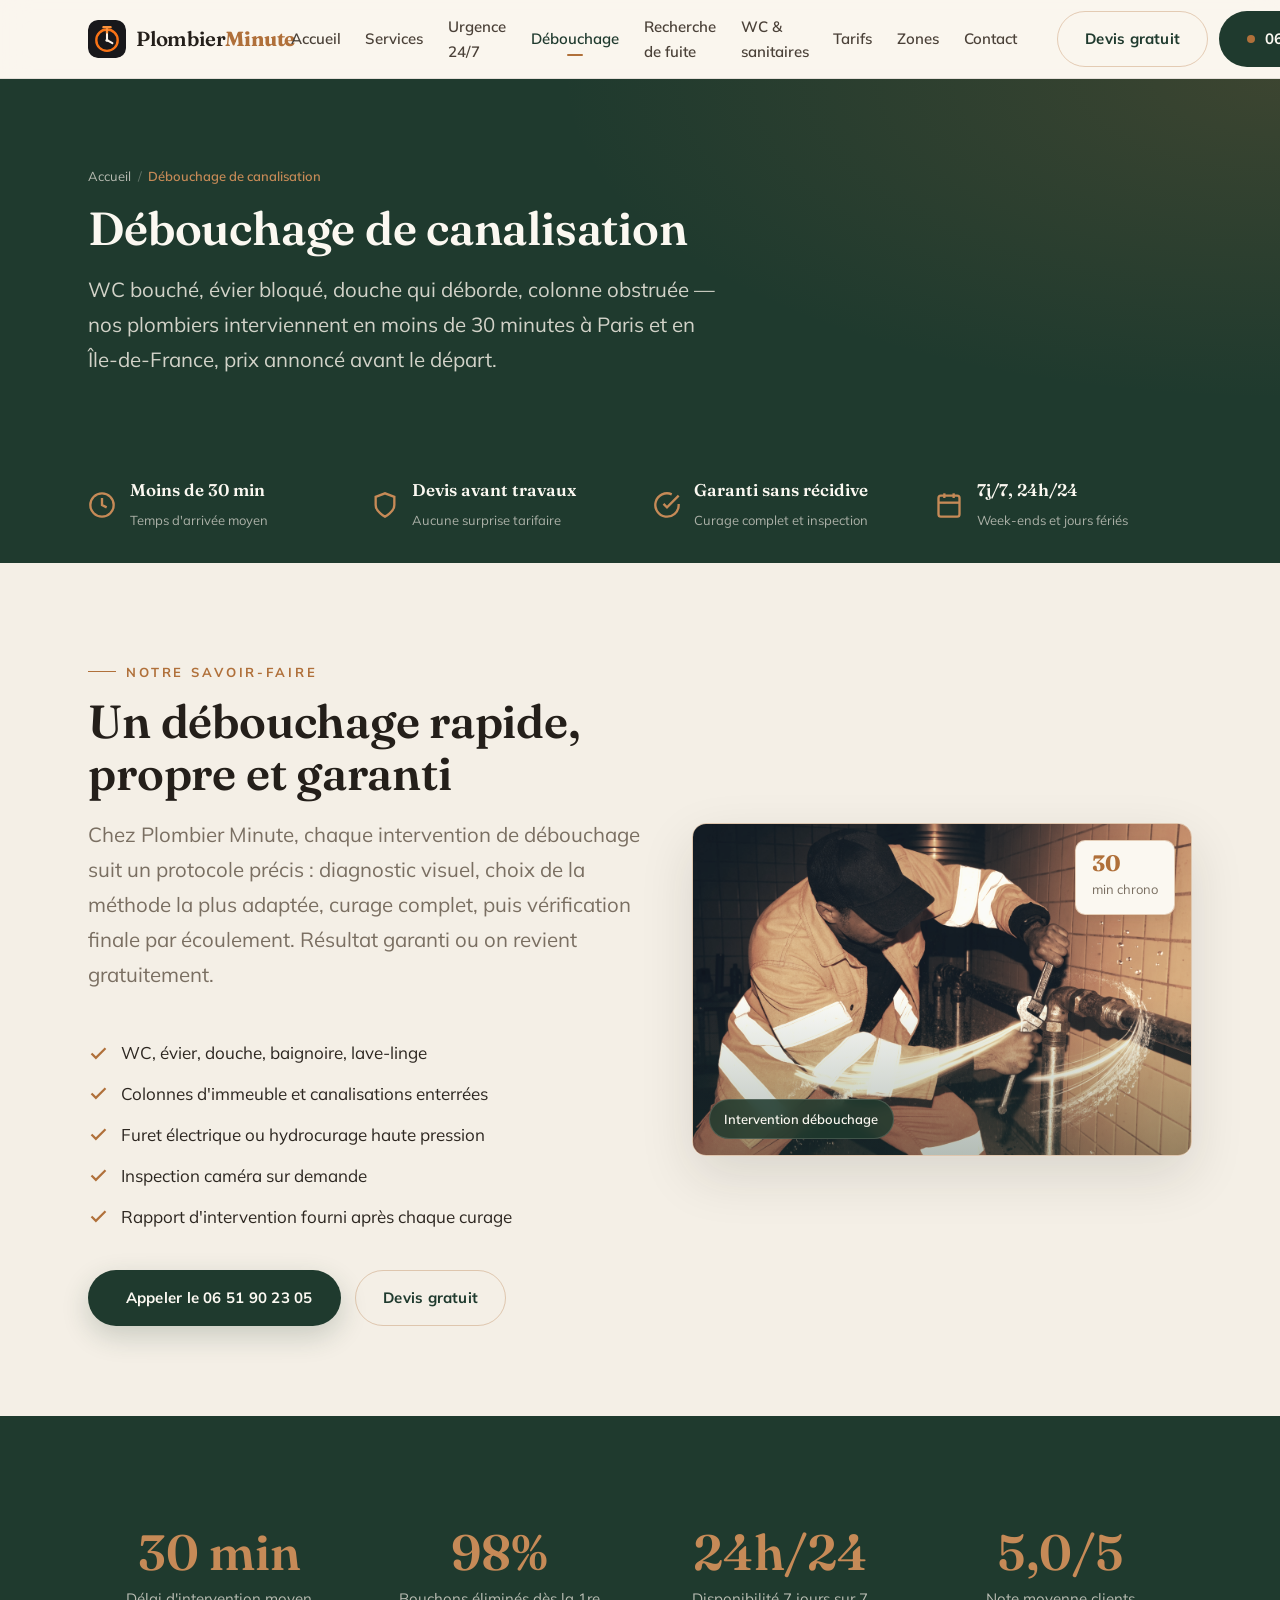
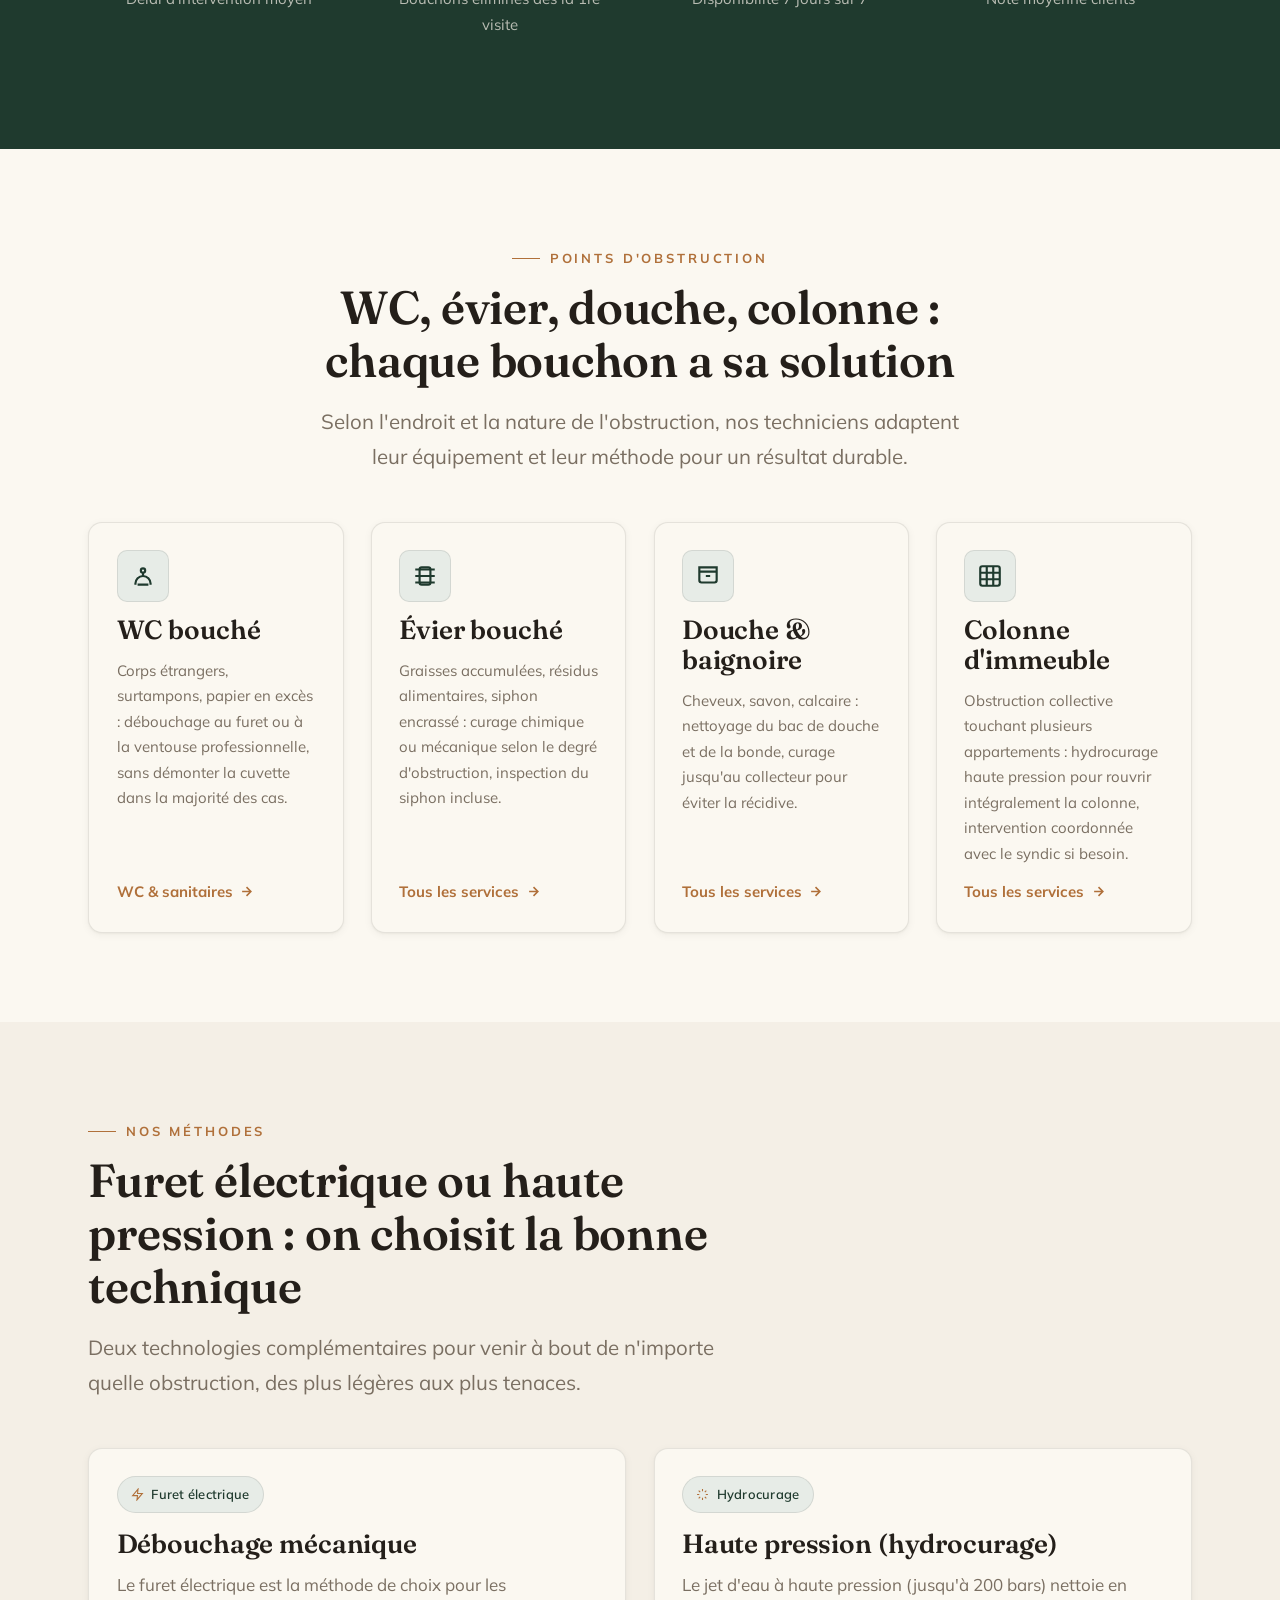
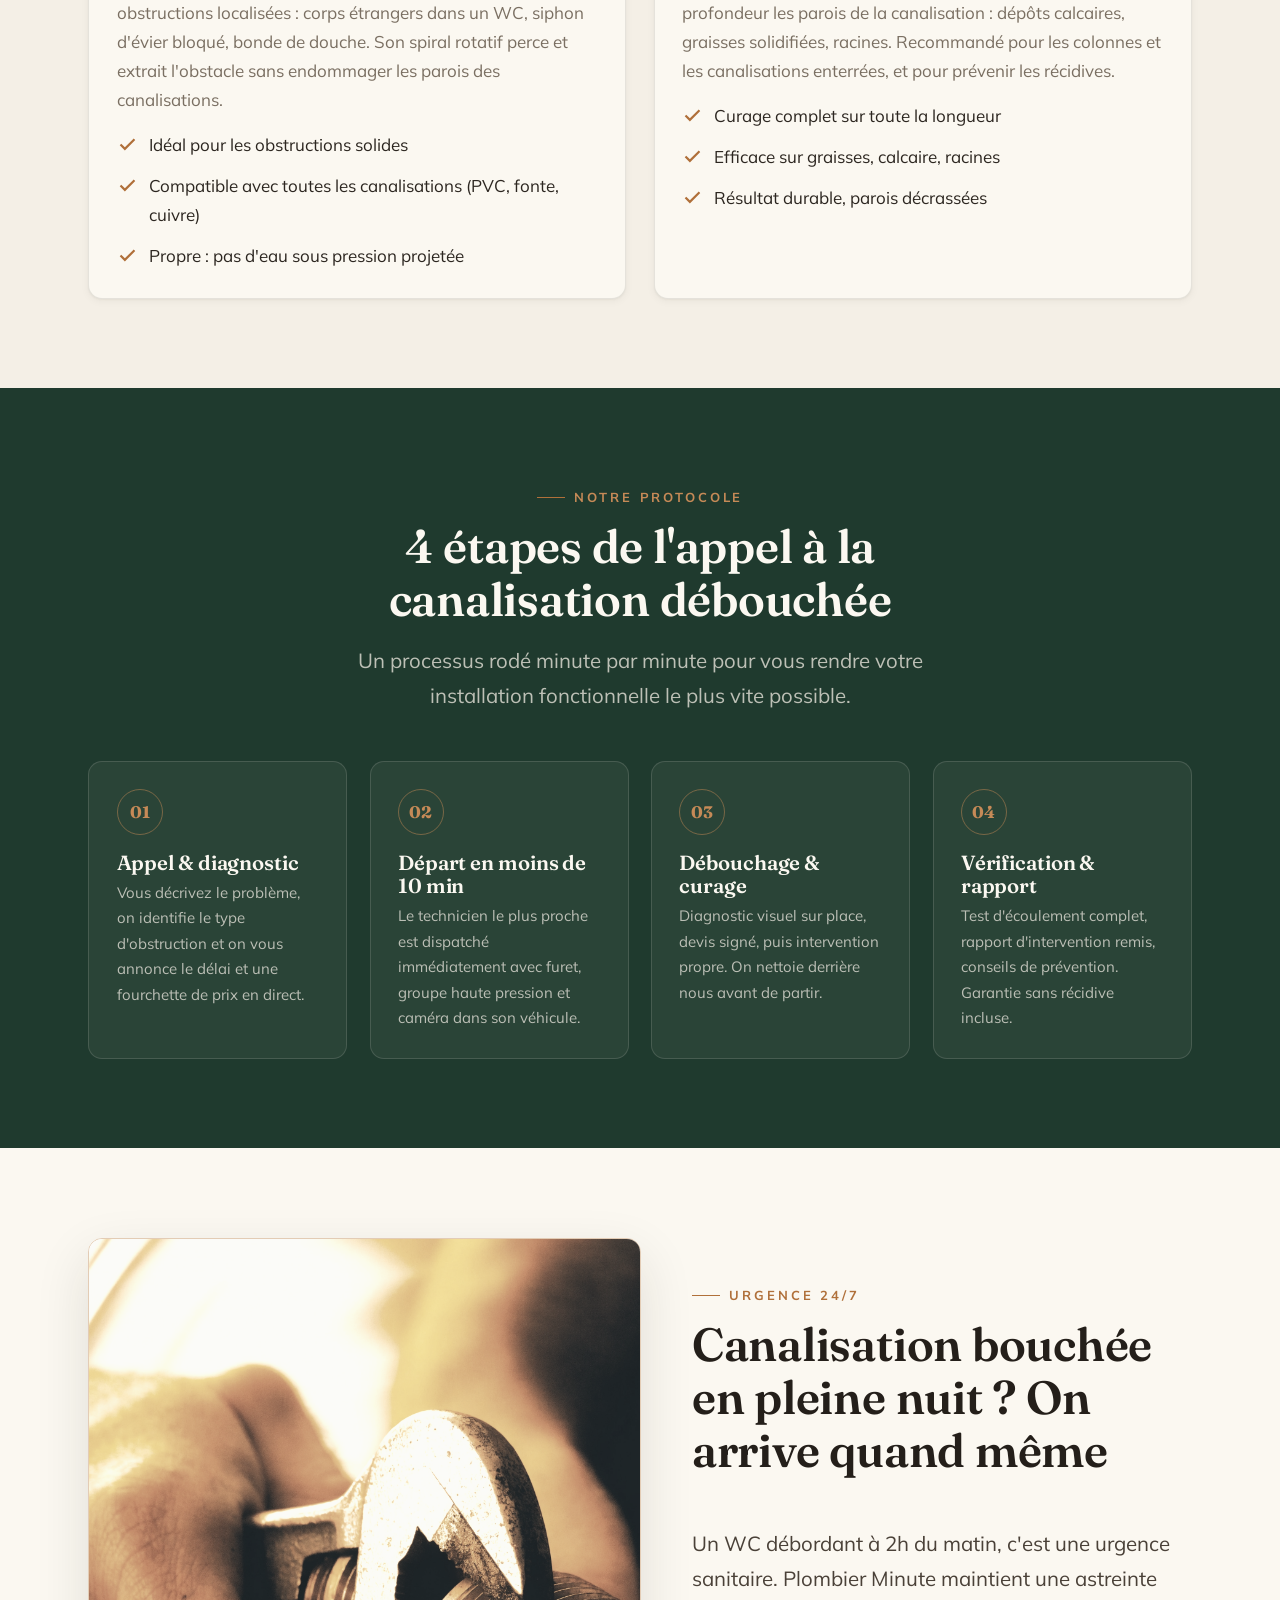
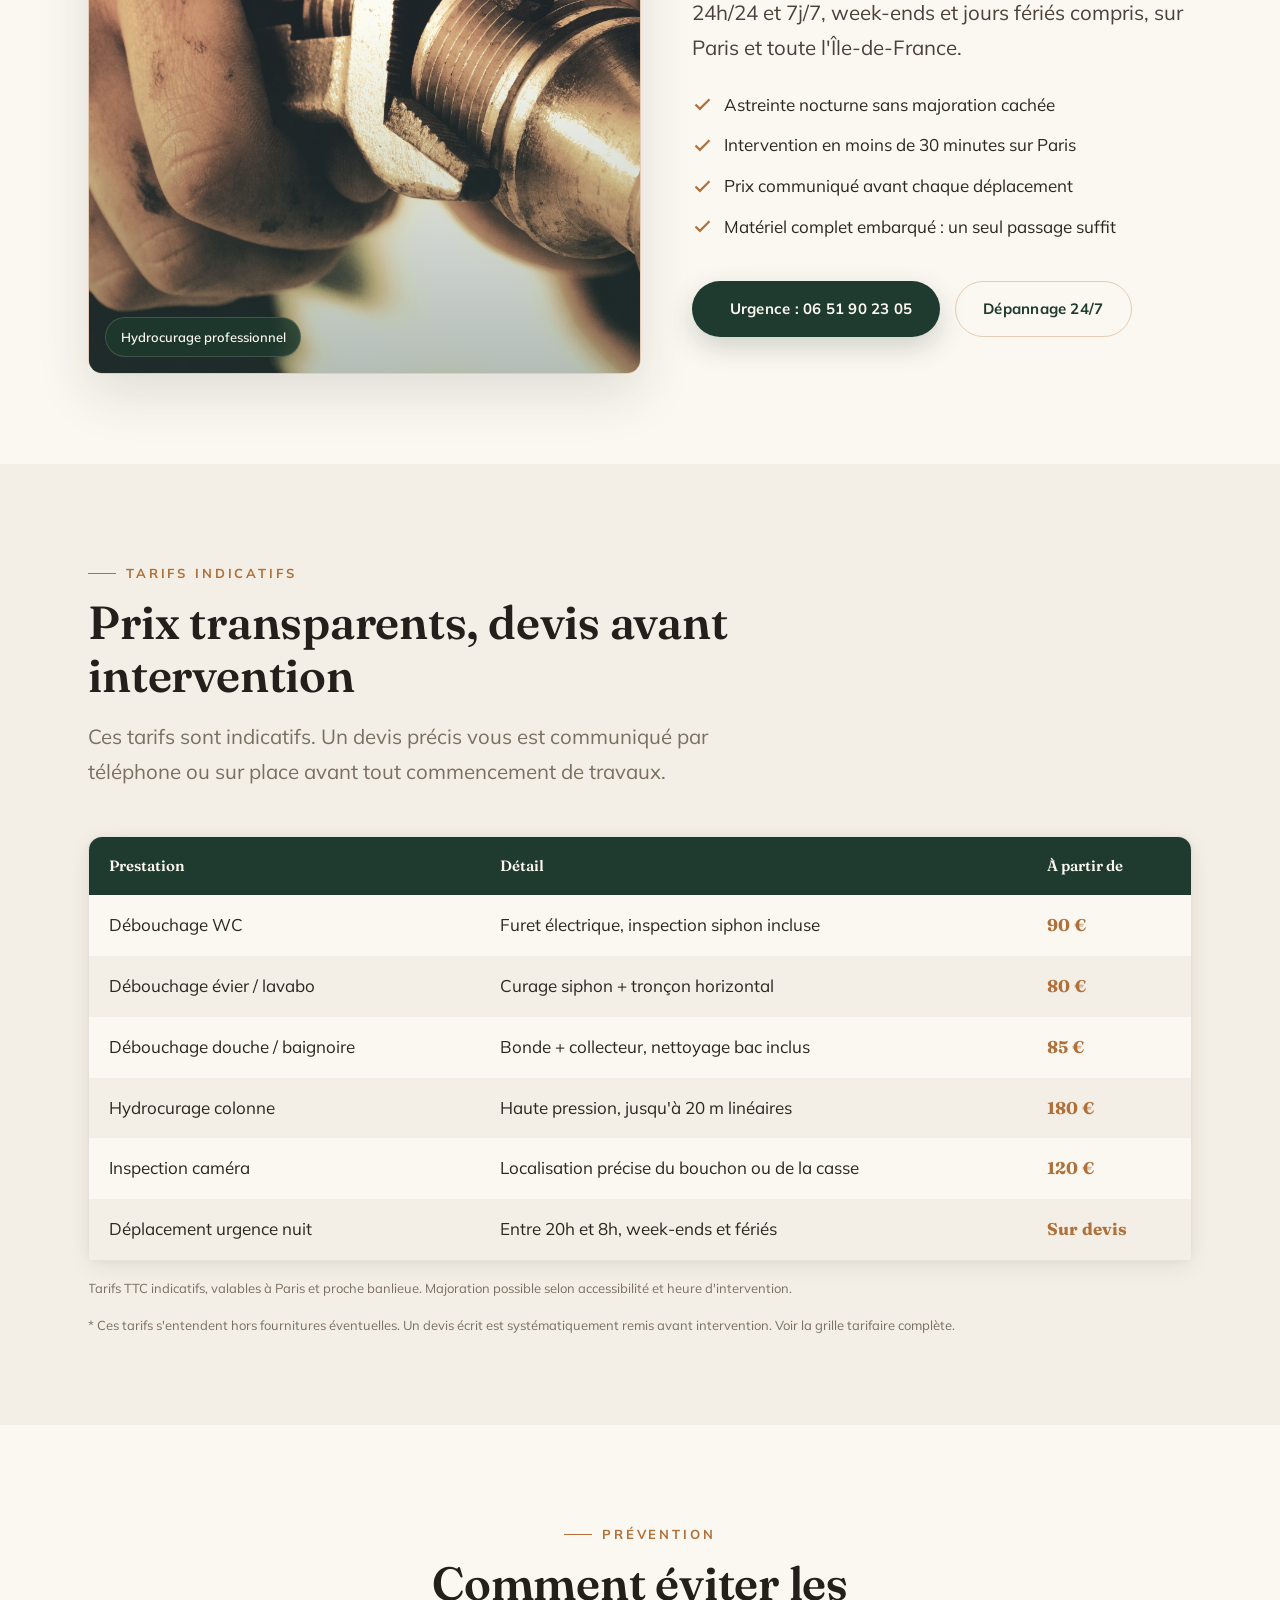
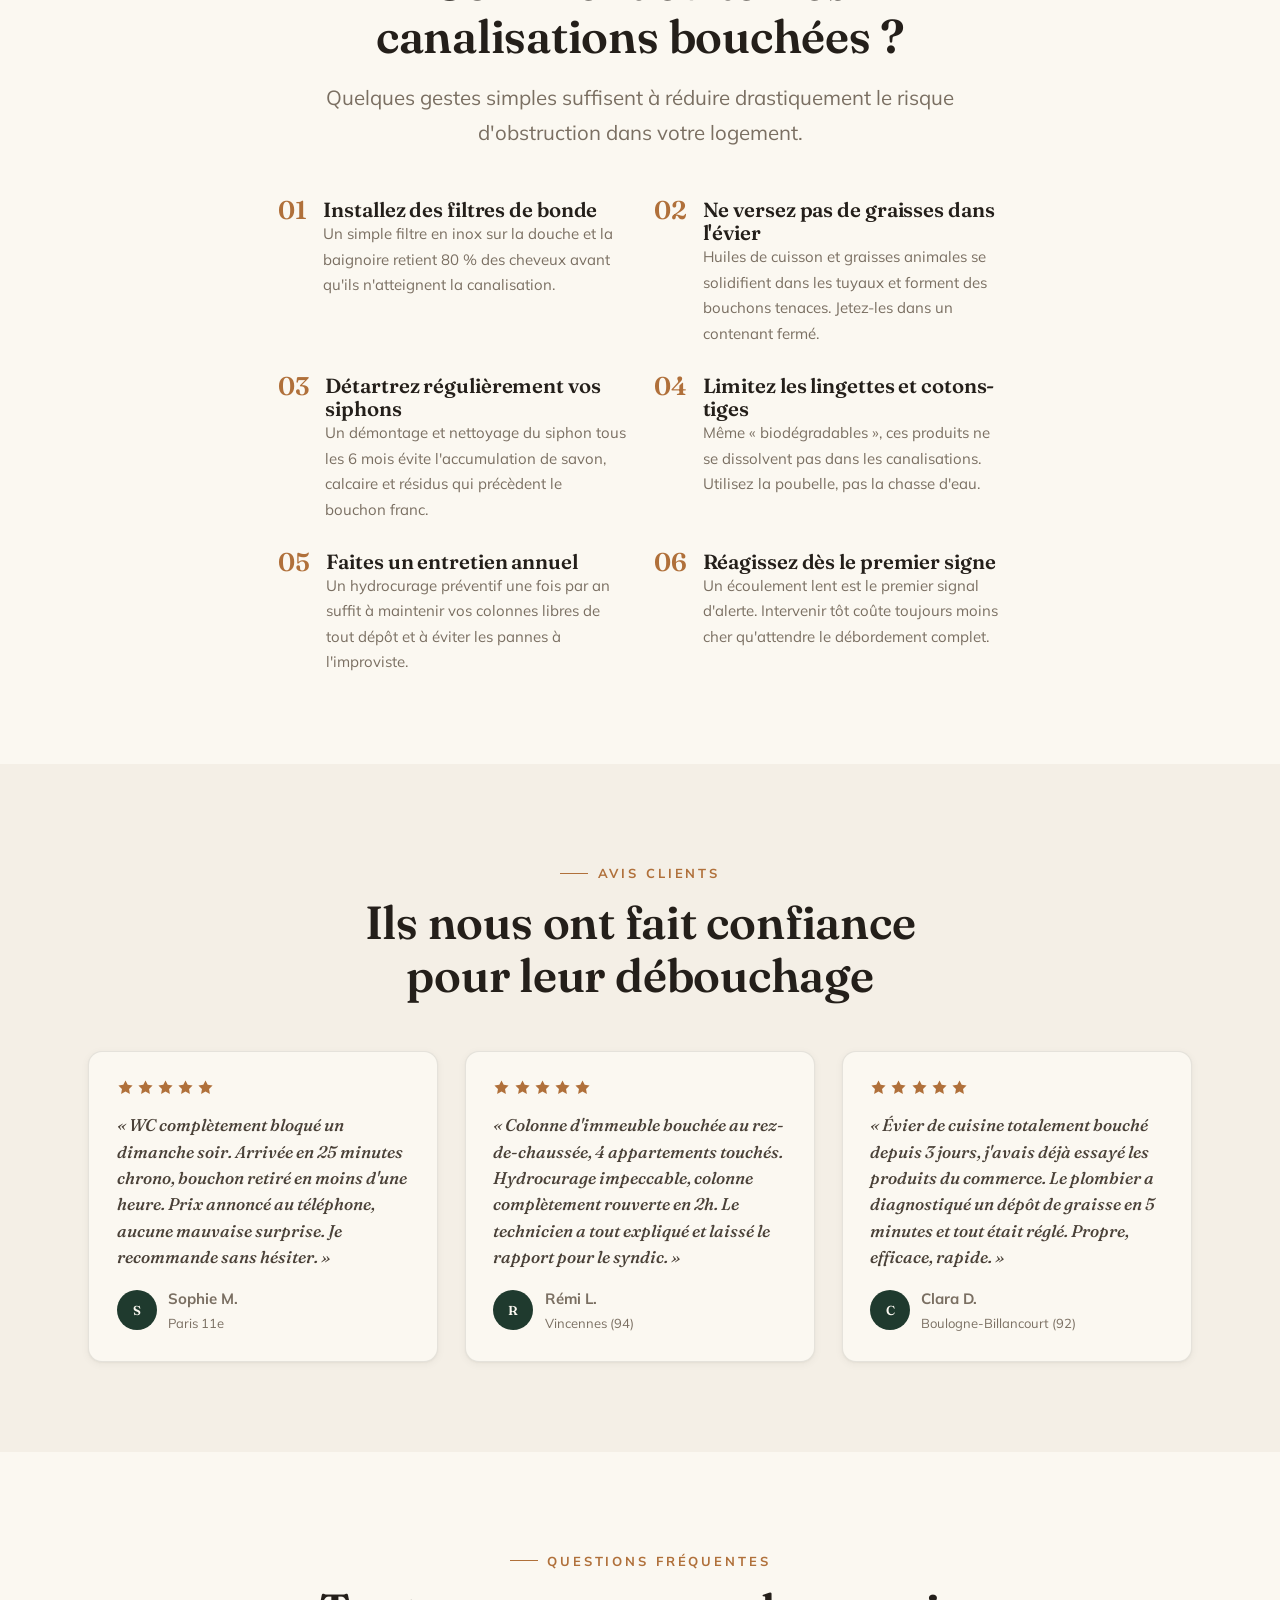
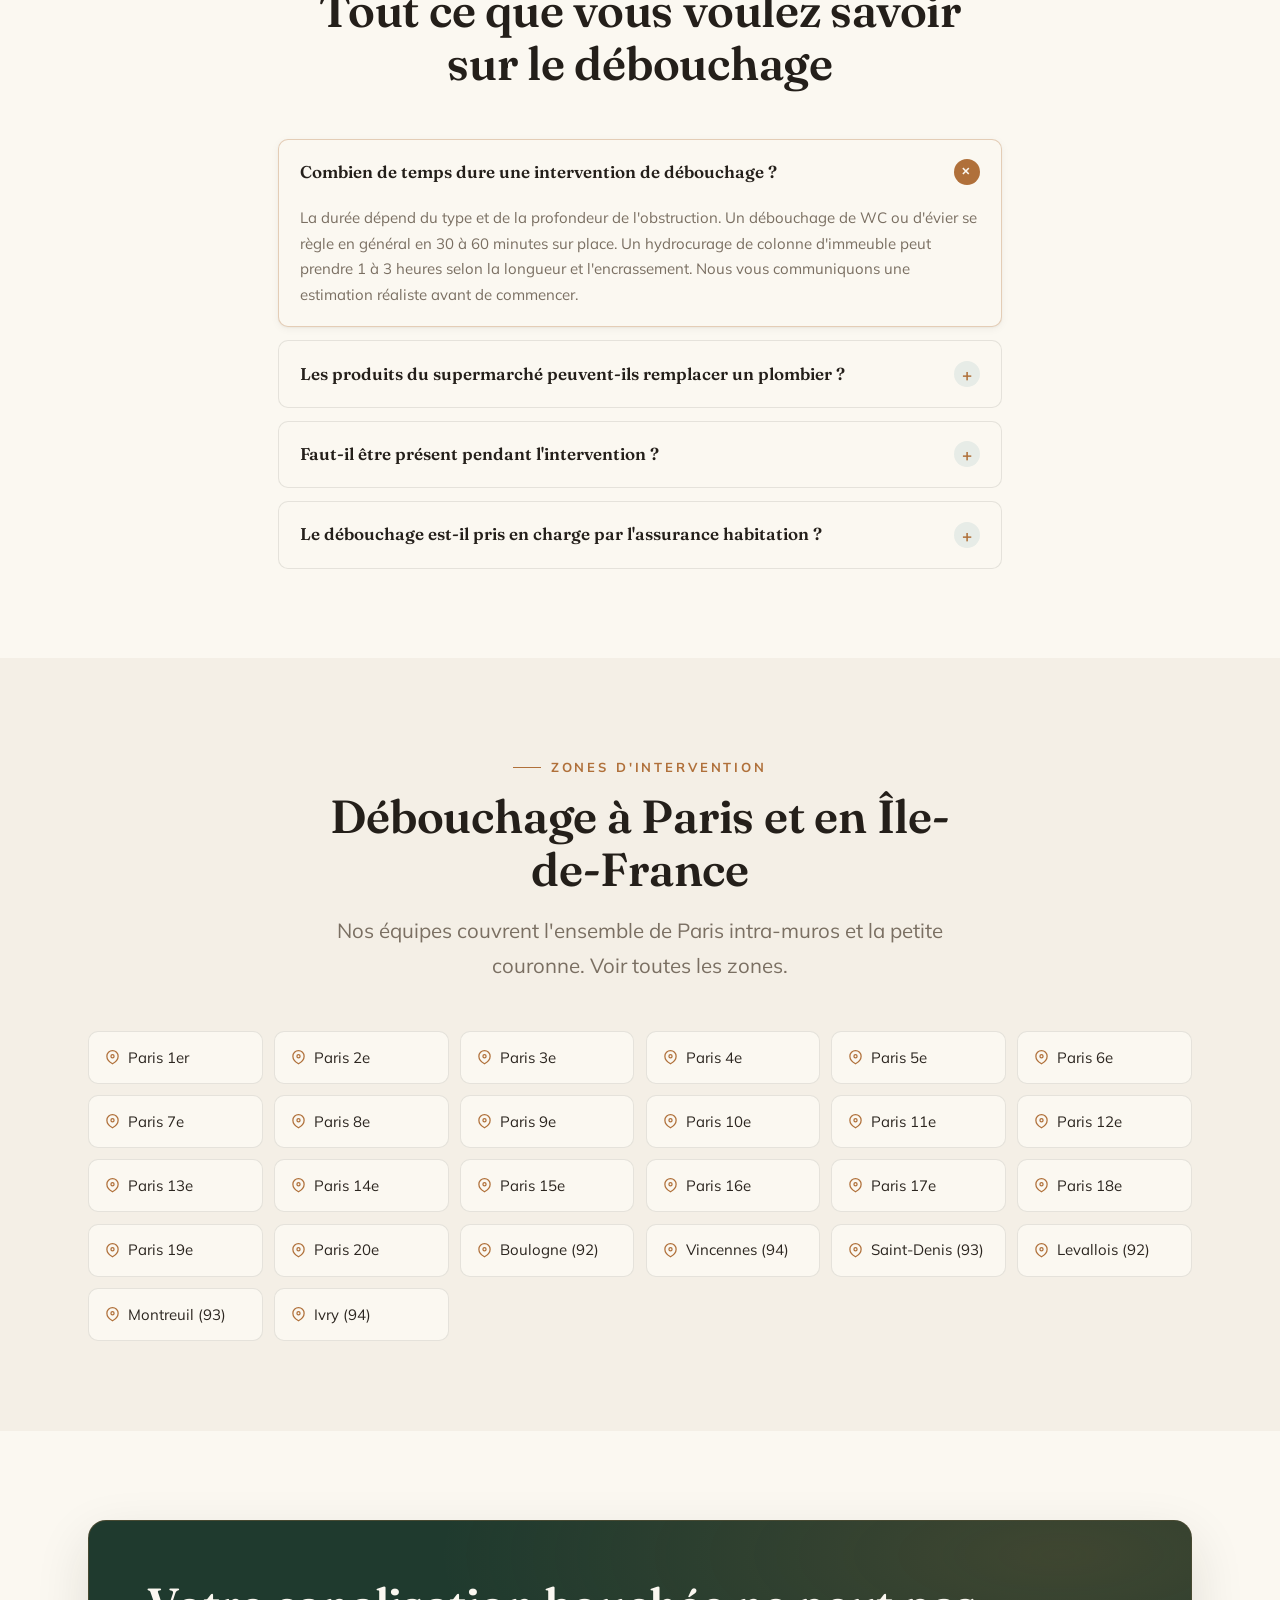
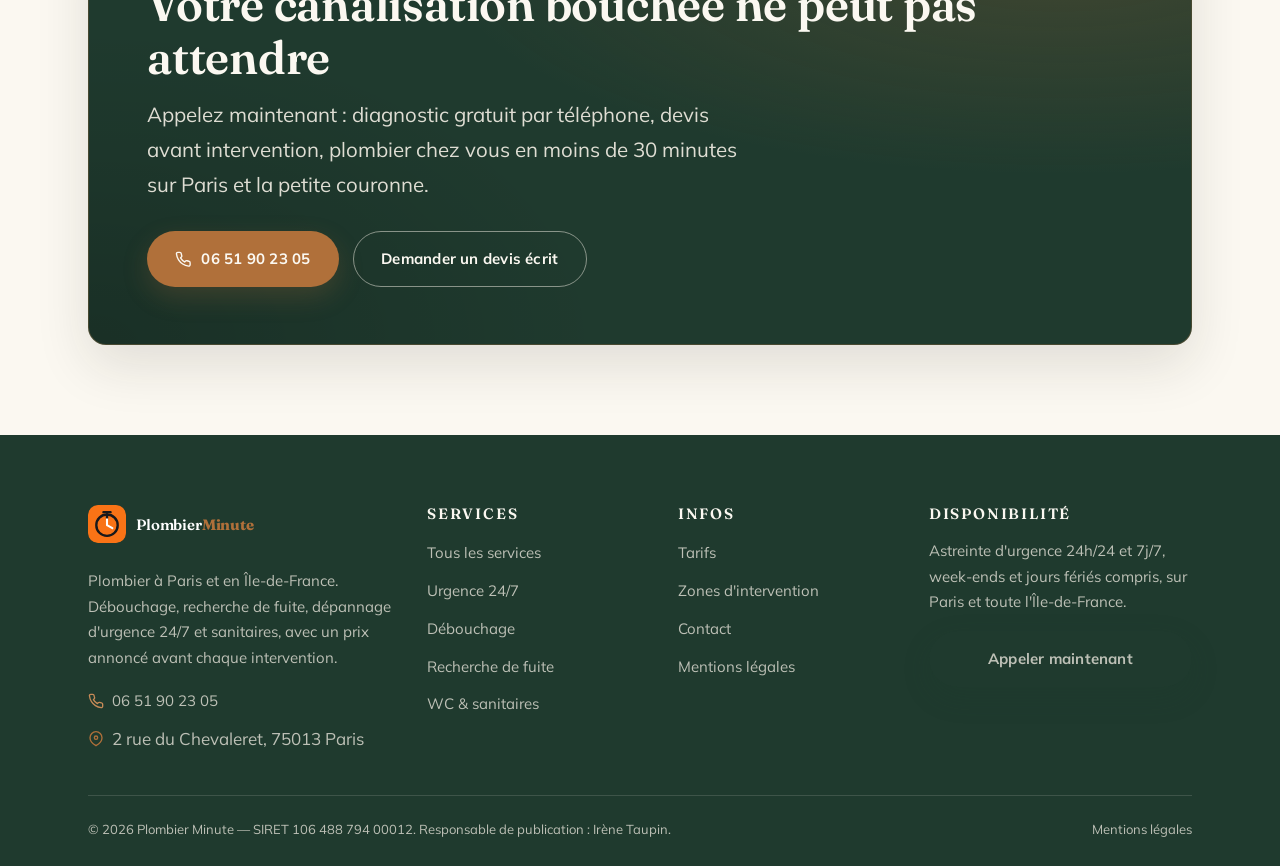
<file: debouchage-canalisation.html>
<!DOCTYPE html>
<html lang="fr">
<head>
  <title>Débouchage de canalisation | Plombier Minute</title>
  <meta name="description" content="Débouchage de canalisation WC, évier, douche et colonne à Paris et Île-de-France. Furet, haute pression, intervention d'urgence en moins de 30 min. Appelez le 06 51 90 23 05.">
  <link rel="canonical" href="https://[DOMAINE]/debouchage-canalisation.html">
  <meta charset="UTF-8">
  <meta name="viewport" content="width=device-width, initial-scale=1">
  <meta name="theme-color" content="#18181B">
  <link rel="preconnect" href="https://fonts.googleapis.com">
  <link rel="preconnect" href="https://fonts.gstatic.com" crossorigin>
  <link href="https://fonts.googleapis.com/css2?family=Unbounded:wght@600;700;800&family=DM+Sans:wght@400;500;600;700&display=swap" rel="stylesheet">
  <link rel="stylesheet" href="assets/css/styles.css">
  <link rel="icon" href="favicon.svg" type="image/svg+xml">
  <script src="assets/js/main.js" defer></script>
</head>
<body class="page-debouchage-canalisation">

<!-- HEADER : verbatim sur toutes les pages. Pour marquer le lien actif, ajouter class="active" aria-current="page" sur le <a> de la page courante (dans .nav-links ET dans .mobile-menu nav), et le RETIRER de "Accueil". Les pages internes : retirer active/aria-current de index.html. -->
  <header class="site-header">
    <div class="container nav">
      <a class="brand" href="index.html" aria-label="Plombier Minute, accueil">
        <svg class="brand-mark" viewBox="0 0 64 64" aria-hidden="true">
          <rect width="64" height="64" rx="14" fill="#18181B"/>
          <circle cx="32" cy="34" r="18" fill="none" stroke="#F97316" stroke-width="4"/>
          <path d="M26 12h12M32 16v6" stroke="#FB923C" stroke-width="4" stroke-linecap="round"/>
          <path d="M32 34V24M32 34l9 5" stroke="#FFF7ED" stroke-width="3.5" stroke-linecap="round"/>
          <circle cx="32" cy="34" r="2.6" fill="#FFF7ED"/>
        </svg>
        <span>Plombier<b>Minute</b></span>
      </a>

      <nav class="nav-links" aria-label="Navigation principale">
        <a href="index.html">Accueil</a>
        <a href="nos-services.html">Services</a>
        <a href="depannage-urgence.html">Urgence 24/7</a>
        <a href="debouchage-canalisation.html" class="active" aria-current="page">Débouchage</a>
        <a href="recherche-fuite.html">Recherche de fuite</a>
        <a href="wc-sanitaires.html">WC &amp; sanitaires</a>
        <a href="tarifs.html">Tarifs</a>
        <a href="zones-intervention.html">Zones</a>
        <a href="contact.html">Contact</a>
      </nav>

      <div class="nav-cta">
        <a class="btn btn-ghost" href="contact.html">Devis gratuit</a>
        <a class="btn btn-call" href="tel:0651902305" aria-label="Appeler le 06 51 90 23 05">
          <span class="pulse-dot" aria-hidden="true"></span> 06 51 90 23 05
        </a>
        <button class="nav-toggle" type="button" aria-label="Ouvrir le menu" aria-expanded="false" aria-controls="mobile-menu">
          <span class="bars" aria-hidden="true"><span></span><span></span><span></span></span>
        </button>
      </div>
    </div>
  </header>

  <!-- MOBILE MENU : verbatim. Mettre active/aria-current sur le bon <a>. -->
  <div class="mobile-menu" id="mobile-menu" hidden>
    <div class="backdrop" data-close></div>
    <div class="panel" role="dialog" aria-modal="true" aria-label="Menu de navigation">
      <div class="mm-head">
        <span class="brand"><span>Plombier<b>Minute</b></span></span>
        <button class="mm-close" type="button" aria-label="Fermer le menu" data-close>&times;</button>
      </div>
      <nav aria-label="Navigation mobile">
        <a href="index.html">Accueil</a>
        <a href="nos-services.html">Services</a>
        <a href="depannage-urgence.html">Urgence 24/7</a>
        <a href="debouchage-canalisation.html" class="active" aria-current="page">Débouchage</a>
        <a href="recherche-fuite.html">Recherche de fuite</a>
        <a href="wc-sanitaires.html">WC &amp; sanitaires</a>
        <a href="tarifs.html">Tarifs</a>
        <a href="zones-intervention.html">Zones</a>
        <a href="contact.html">Contact</a>
      </nav>
      <div class="mm-foot">
        <a class="btn btn-primary btn-block" href="tel:0651902305">Appeler 06 51 90 23 05</a>
        <a class="btn btn-ghost btn-block" href="contact.html">Demander un devis</a>
      </div>
    </div>
  </div>

  <main>

    <!-- PAGE HERO -->
    <section class="page-hero">
      <div class="container">
        <nav class="breadcrumb" aria-label="Fil d'Ariane">
          <ol>
            <li><a href="index.html">Accueil</a></li>
            <li><span aria-current="page">Débouchage de canalisation</span></li>
          </ol>
        </nav>
        <h1>Débouchage de canalisation</h1>
        <p>WC bouché, évier bloqué, douche qui déborde, colonne obstruée — nos plombiers interviennent en moins de 30 minutes à Paris et en Île-de-France, prix annoncé avant le départ.</p>
      </div>
    </section>

    <!-- REASSURANCE -->
    <section class="reassure">
      <div class="container">
        <div class="ra">
          <svg viewBox="0 0 24 24" fill="none" stroke="currentColor" stroke-width="2" aria-hidden="true"><circle cx="12" cy="12" r="10"/><polyline points="12 6 12 12 16 14"/></svg>
          <span><b>Moins de 30 min</b><span>Temps d'arrivée moyen</span></span>
        </div>
        <div class="ra">
          <svg viewBox="0 0 24 24" fill="none" stroke="currentColor" stroke-width="2" aria-hidden="true"><path d="M12 22s8-4 8-10V5l-8-3-8 3v7c0 6 8 10 8 10z"/></svg>
          <span><b>Devis avant travaux</b><span>Aucune surprise tarifaire</span></span>
        </div>
        <div class="ra">
          <svg viewBox="0 0 24 24" fill="none" stroke="currentColor" stroke-width="2" aria-hidden="true"><path d="M22 11.08V12a10 10 0 1 1-5.93-9.14"/><polyline points="22 4 12 14.01 9 11.01"/></svg>
          <span><b>Garanti sans récidive</b><span>Curage complet et inspection</span></span>
        </div>
        <div class="ra">
          <svg viewBox="0 0 24 24" fill="none" stroke="currentColor" stroke-width="2" aria-hidden="true"><rect x="3" y="4" width="18" height="18" rx="2"/><line x1="16" y1="2" x2="16" y2="6"/><line x1="8" y1="2" x2="8" y2="6"/><line x1="3" y1="10" x2="21" y2="10"/></svg>
          <span><b>7j/7, 24h/24</b><span>Week-ends et jours fériés</span></span>
        </div>
      </div>
    </section>

    <!-- INTRODUCTION + IMAGE -->
    <section class="section section--cream">
      <div class="container">
        <div class="split">
          <div class="reveal-left">
            <div class="section-head">
              <span class="eyebrow">Notre savoir-faire</span>
              <h2>Un débouchage rapide, propre et garanti</h2>
              <p>Chez Plombier Minute, chaque intervention de débouchage suit un protocole précis : diagnostic visuel, choix de la méthode la plus adaptée, curage complet, puis vérification finale par écoulement. Résultat garanti ou on revient gratuitement.</p>
            </div>
            <ul class="list-check mt-3">
              <li>
                <svg viewBox="0 0 24 24" fill="none" stroke="currentColor" stroke-width="2.5" aria-hidden="true"><path d="M20 6 9 17l-5-5"/></svg>
                WC, évier, douche, baignoire, lave-linge
              </li>
              <li>
                <svg viewBox="0 0 24 24" fill="none" stroke="currentColor" stroke-width="2.5" aria-hidden="true"><path d="M20 6 9 17l-5-5"/></svg>
                Colonnes d'immeuble et canalisations enterrées
              </li>
              <li>
                <svg viewBox="0 0 24 24" fill="none" stroke="currentColor" stroke-width="2.5" aria-hidden="true"><path d="M20 6 9 17l-5-5"/></svg>
                Furet électrique ou hydrocurage haute pression
              </li>
              <li>
                <svg viewBox="0 0 24 24" fill="none" stroke="currentColor" stroke-width="2.5" aria-hidden="true"><path d="M20 6 9 17l-5-5"/></svg>
                Inspection caméra sur demande
              </li>
              <li>
                <svg viewBox="0 0 24 24" fill="none" stroke="currentColor" stroke-width="2.5" aria-hidden="true"><path d="M20 6 9 17l-5-5"/></svg>
                Rapport d'intervention fourni après chaque curage
              </li>
            </ul>
            <div class="btn-row mt-4">
              <a class="btn btn-primary" href="tel:0651902305">
                <span class="pulse-dot" aria-hidden="true"></span>
                Appeler le 06 51 90 23 05
              </a>
              <a class="btn btn-ghost" href="contact.html">Devis gratuit</a>
            </div>
          </div>
          <div class="reveal-zoom">
            <div class="imgwrap imgwrap--wide">
              <img src="assets/images/intervention.jpg" alt="Plombier Minute en intervention de débouchage de canalisation à Paris">
              <span class="tag">Intervention débouchage</span>
              <span class="float-stat">
                <b data-count="30">0</b>
                <span>min chrono</span>
              </span>
            </div>
          </div>
        </div>
      </div>
    </section>

    <!-- STATS -->
    <section class="section section--ink" data-count-root>
      <div class="container">
        <div class="stats reveal">
          <div class="stat">
            <div class="num"><span data-count="30">0</span><span class="suffix"> min</span></div>
            <div class="lbl">Délai d'intervention moyen</div>
          </div>
          <div class="stat">
            <div class="num"><span data-count="98">0</span><span class="suffix">%</span></div>
            <div class="lbl">Bouchons éliminés dès la 1re visite</div>
          </div>
          <div class="stat">
            <div class="num"><span data-count="24">0</span><span class="suffix">h/24</span></div>
            <div class="lbl">Disponibilité 7 jours sur 7</div>
          </div>
          <div class="stat">
            <div class="num"><span data-count="5" data-decimals="1">0</span><span class="suffix">/5</span></div>
            <div class="lbl">Note moyenne clients</div>
          </div>
        </div>
      </div>
    </section>

    <!-- TYPES DE BOUCHONS -->
    <section class="section section--white">
      <div class="container">
        <div class="section-head section-head--center reveal">
          <span class="eyebrow">Points d'obstruction</span>
          <h2>WC, évier, douche, colonne : chaque bouchon a sa solution</h2>
          <p>Selon l'endroit et la nature de l'obstruction, nos techniciens adaptent leur équipement et leur méthode pour un résultat durable.</p>
        </div>
        <div class="grid grid-4">
          <article class="card card-service reveal" data-delay="1">
            <span class="ic">
              <svg viewBox="0 0 24 24" fill="none" stroke="currentColor" stroke-width="2" aria-hidden="true"><path d="M7 20h10M5 20v-1a7 7 0 0 1 7-7 7 7 0 0 1 7 7v1"/><path d="M12 13V9"/><circle cx="12" cy="7" r="2"/></svg>
            </span>
            <h3>WC bouché</h3>
            <p>Corps étrangers, surtampons, papier en excès : débouchage au furet ou à la ventouse professionnelle, sans démonter la cuvette dans la majorité des cas.</p>
            <a class="more" href="wc-sanitaires.html">WC &amp; sanitaires
              <svg viewBox="0 0 24 24" fill="none" stroke="currentColor" stroke-width="2.5" aria-hidden="true"><path d="M5 12h14M12 5l7 7-7 7"/></svg>
            </a>
          </article>
          <article class="card card-service reveal" data-delay="2">
            <span class="ic">
              <svg viewBox="0 0 24 24" fill="none" stroke="currentColor" stroke-width="2" aria-hidden="true"><path d="M3 6h18M3 12h18M3 18h18"/><rect x="7" y="4" width="10" height="16" rx="2"/></svg>
            </span>
            <h3>Évier bouché</h3>
            <p>Graisses accumulées, résidus alimentaires, siphon encrassé : curage chimique ou mécanique selon le degré d'obstruction, inspection du siphon incluse.</p>
            <a class="more" href="nos-services.html">Tous les services
              <svg viewBox="0 0 24 24" fill="none" stroke="currentColor" stroke-width="2.5" aria-hidden="true"><path d="M5 12h14M12 5l7 7-7 7"/></svg>
            </a>
          </article>
          <article class="card card-service reveal" data-delay="3">
            <span class="ic">
              <svg viewBox="0 0 24 24" fill="none" stroke="currentColor" stroke-width="2" aria-hidden="true"><path d="M4 4h16v4H4zM4 8v8a2 2 0 0 0 2 2h12a2 2 0 0 0 2-2V8"/><path d="M10 12h4"/></svg>
            </span>
            <h3>Douche &amp; baignoire</h3>
            <p>Cheveux, savon, calcaire : nettoyage du bac de douche et de la bonde, curage jusqu'au collecteur pour éviter la récidive.</p>
            <a class="more" href="nos-services.html">Tous les services
              <svg viewBox="0 0 24 24" fill="none" stroke="currentColor" stroke-width="2.5" aria-hidden="true"><path d="M5 12h14M12 5l7 7-7 7"/></svg>
            </a>
          </article>
          <article class="card card-service reveal" data-delay="4">
            <span class="ic">
              <svg viewBox="0 0 24 24" fill="none" stroke="currentColor" stroke-width="2" aria-hidden="true"><rect x="3" y="3" width="18" height="18" rx="2"/><path d="M9 3v18M15 3v18M3 9h18M3 15h18"/></svg>
            </span>
            <h3>Colonne d'immeuble</h3>
            <p>Obstruction collective touchant plusieurs appartements : hydrocurage haute pression pour rouvrir intégralement la colonne, intervention coordonnée avec le syndic si besoin.</p>
            <a class="more" href="nos-services.html">Tous les services
              <svg viewBox="0 0 24 24" fill="none" stroke="currentColor" stroke-width="2.5" aria-hidden="true"><path d="M5 12h14M12 5l7 7-7 7"/></svg>
            </a>
          </article>
        </div>
      </div>
    </section>

    <!-- MÉTHODES -->
    <section class="section section--cream">
      <div class="container">
        <div class="section-head reveal">
          <span class="eyebrow">Nos méthodes</span>
          <h2>Furet électrique ou haute pression : on choisit la bonne technique</h2>
          <p>Deux technologies complémentaires pour venir à bout de n'importe quelle obstruction, des plus légères aux plus tenaces.</p>
        </div>
        <div class="grid grid-2">
          <div class="card reveal" data-delay="1">
            <div class="chip-row" style="margin-bottom:1rem">
              <span class="badge">
                <svg viewBox="0 0 24 24" fill="none" stroke="currentColor" stroke-width="2" aria-hidden="true"><path d="M13 2L3 14h9l-1 8 10-12h-9l1-8z"/></svg>
                Furet électrique
              </span>
            </div>
            <h3 style="font-size:var(--fs-600);margin-bottom:.7rem">Débouchage mécanique</h3>
            <p class="muted" style="margin-bottom:1rem">Le furet électrique est la méthode de choix pour les obstructions localisées : corps étrangers dans un WC, siphon d'évier bloqué, bonde de douche. Son spiral rotatif perce et extrait l'obstacle sans endommager les parois des canalisations.</p>
            <ul class="list-check">
              <li>
                <svg viewBox="0 0 24 24" fill="none" stroke="currentColor" stroke-width="2.5" aria-hidden="true"><path d="M20 6 9 17l-5-5"/></svg>
                Idéal pour les obstructions solides
              </li>
              <li>
                <svg viewBox="0 0 24 24" fill="none" stroke="currentColor" stroke-width="2.5" aria-hidden="true"><path d="M20 6 9 17l-5-5"/></svg>
                Compatible avec toutes les canalisations (PVC, fonte, cuivre)
              </li>
              <li>
                <svg viewBox="0 0 24 24" fill="none" stroke="currentColor" stroke-width="2.5" aria-hidden="true"><path d="M20 6 9 17l-5-5"/></svg>
                Propre : pas d'eau sous pression projetée
              </li>
            </ul>
          </div>
          <div class="card reveal" data-delay="2">
            <div class="chip-row" style="margin-bottom:1rem">
              <span class="badge">
                <svg viewBox="0 0 24 24" fill="none" stroke="currentColor" stroke-width="2" aria-hidden="true"><path d="M12 2v4M12 18v4M4.93 4.93l2.83 2.83M16.24 16.24l2.83 2.83M2 12h4M18 12h4M4.93 19.07l2.83-2.83M16.24 7.76l2.83-2.83"/></svg>
                Hydrocurage
              </span>
            </div>
            <h3 style="font-size:var(--fs-600);margin-bottom:.7rem">Haute pression (hydrocurage)</h3>
            <p class="muted" style="margin-bottom:1rem">Le jet d'eau à haute pression (jusqu'à 200 bars) nettoie en profondeur les parois de la canalisation : dépôts calcaires, graisses solidifiées, racines. Recommandé pour les colonnes et les canalisations enterrées, et pour prévenir les récidives.</p>
            <ul class="list-check">
              <li>
                <svg viewBox="0 0 24 24" fill="none" stroke="currentColor" stroke-width="2.5" aria-hidden="true"><path d="M20 6 9 17l-5-5"/></svg>
                Curage complet sur toute la longueur
              </li>
              <li>
                <svg viewBox="0 0 24 24" fill="none" stroke="currentColor" stroke-width="2.5" aria-hidden="true"><path d="M20 6 9 17l-5-5"/></svg>
                Efficace sur graisses, calcaire, racines
              </li>
              <li>
                <svg viewBox="0 0 24 24" fill="none" stroke="currentColor" stroke-width="2.5" aria-hidden="true"><path d="M20 6 9 17l-5-5"/></svg>
                Résultat durable, parois décrassées
              </li>
            </ul>
          </div>
        </div>
      </div>
    </section>

    <!-- PROCESSUS D'INTERVENTION -->
    <section class="section section--ink">
      <div class="container">
        <div class="section-head section-head--center reveal">
          <span class="eyebrow">Notre protocole</span>
          <h2>4 étapes de l'appel à la canalisation débouchée</h2>
          <p>Un processus rodé minute par minute pour vous rendre votre installation fonctionnelle le plus vite possible.</p>
        </div>
        <div class="steps grid-4 reveal">
          <div class="step">
            <div class="step-n" aria-hidden="true"></div>
            <h3>Appel &amp; diagnostic</h3>
            <p>Vous décrivez le problème, on identifie le type d'obstruction et on vous annonce le délai et une fourchette de prix en direct.</p>
          </div>
          <div class="step">
            <div class="step-n" aria-hidden="true"></div>
            <h3>Départ en moins de 10 min</h3>
            <p>Le technicien le plus proche est dispatché immédiatement avec furet, groupe haute pression et caméra dans son véhicule.</p>
          </div>
          <div class="step">
            <div class="step-n" aria-hidden="true"></div>
            <h3>Débouchage &amp; curage</h3>
            <p>Diagnostic visuel sur place, devis signé, puis intervention propre. On nettoie derrière nous avant de partir.</p>
          </div>
          <div class="step">
            <div class="step-n" aria-hidden="true"></div>
            <h3>Vérification &amp; rapport</h3>
            <p>Test d'écoulement complet, rapport d'intervention remis, conseils de prévention. Garantie sans récidive incluse.</p>
          </div>
        </div>
      </div>
    </section>

    <!-- URGENCE + IMAGE DETAIL -->
    <section class="section section--white">
      <div class="container">
        <div class="split split--rev">
          <div class="reveal">
            <div class="section-head">
              <span class="eyebrow">Urgence 24/7</span>
              <h2>Canalisation bouchée en pleine nuit ? On arrive quand même</h2>
            </div>
            <p class="lead">Un WC débordant à 2h du matin, c'est une urgence sanitaire. Plombier Minute maintient une astreinte 24h/24 et 7j/7, week-ends et jours fériés compris, sur Paris et toute l'Île-de-France.</p>
            <ul class="list-check mt-3">
              <li>
                <svg viewBox="0 0 24 24" fill="none" stroke="currentColor" stroke-width="2.5" aria-hidden="true"><path d="M20 6 9 17l-5-5"/></svg>
                Astreinte nocturne sans majoration cachée
              </li>
              <li>
                <svg viewBox="0 0 24 24" fill="none" stroke="currentColor" stroke-width="2.5" aria-hidden="true"><path d="M20 6 9 17l-5-5"/></svg>
                Intervention en moins de 30 minutes sur Paris
              </li>
              <li>
                <svg viewBox="0 0 24 24" fill="none" stroke="currentColor" stroke-width="2.5" aria-hidden="true"><path d="M20 6 9 17l-5-5"/></svg>
                Prix communiqué avant chaque déplacement
              </li>
              <li>
                <svg viewBox="0 0 24 24" fill="none" stroke="currentColor" stroke-width="2.5" aria-hidden="true"><path d="M20 6 9 17l-5-5"/></svg>
                Matériel complet embarqué : un seul passage suffit
              </li>
            </ul>
            <div class="btn-row mt-4">
              <a class="btn btn-primary" href="tel:0651902305">
                <span class="pulse-dot" aria-hidden="true"></span>
                Urgence : 06 51 90 23 05
              </a>
              <a class="btn btn-ghost" href="depannage-urgence.html">Dépannage 24/7</a>
            </div>
          </div>
          <div class="reveal-zoom">
            <div class="imgwrap imgwrap--tall">
              <img src="assets/images/detail.jpg" alt="Détail d'un curage de canalisation haute pression par Plombier Minute">
              <span class="tag">Hydrocurage professionnel</span>
            </div>
          </div>
        </div>
      </div>
    </section>

    <!-- TARIFS -->
    <section class="section section--cream">
      <div class="container">
        <div class="section-head reveal">
          <span class="eyebrow">Tarifs indicatifs</span>
          <h2>Prix transparents, devis avant intervention</h2>
          <p>Ces tarifs sont indicatifs. Un devis précis vous est communiqué par téléphone ou sur place avant tout commencement de travaux.</p>
        </div>
        <div class="reveal">
          <table class="tarif-table">
            <caption>Tarifs TTC indicatifs, valables à Paris et proche banlieue. Majoration possible selon accessibilité et heure d'intervention.</caption>
            <thead>
              <tr>
                <th>Prestation</th>
                <th>Détail</th>
                <th>À partir de</th>
              </tr>
            </thead>
            <tbody>
              <tr>
                <td>Débouchage WC</td>
                <td>Furet électrique, inspection siphon incluse</td>
                <td class="price">90 €</td>
              </tr>
              <tr>
                <td>Débouchage évier / lavabo</td>
                <td>Curage siphon + tronçon horizontal</td>
                <td class="price">80 €</td>
              </tr>
              <tr>
                <td>Débouchage douche / baignoire</td>
                <td>Bonde + collecteur, nettoyage bac inclus</td>
                <td class="price">85 €</td>
              </tr>
              <tr>
                <td>Hydrocurage colonne</td>
                <td>Haute pression, jusqu'à 20 m linéaires</td>
                <td class="price">180 €</td>
              </tr>
              <tr>
                <td>Inspection caméra</td>
                <td>Localisation précise du bouchon ou de la casse</td>
                <td class="price">120 €</td>
              </tr>
              <tr>
                <td>Déplacement urgence nuit</td>
                <td>Entre 20h et 8h, week-ends et fériés</td>
                <td class="price">Sur devis</td>
              </tr>
            </tbody>
          </table>
          <p class="tarif-note">* Ces tarifs s'entendent hors fournitures éventuelles. Un devis écrit est systématiquement remis avant intervention. <a href="tarifs.html">Voir la grille tarifaire complète</a>.</p>
        </div>
      </div>
    </section>

    <!-- PREVENTION -->
    <section class="section section--white">
      <div class="container container--narrow">
        <div class="section-head section-head--center reveal">
          <span class="eyebrow">Prévention</span>
          <h2>Comment éviter les canalisations bouchées ?</h2>
          <p>Quelques gestes simples suffisent à réduire drastiquement le risque d'obstruction dans votre logement.</p>
        </div>
        <div class="grid grid-2 reveal">
          <div class="card-feature">
            <span class="num">01</span>
            <div>
              <h3>Installez des filtres de bonde</h3>
              <p>Un simple filtre en inox sur la douche et la baignoire retient 80 % des cheveux avant qu'ils n'atteignent la canalisation.</p>
            </div>
          </div>
          <div class="card-feature">
            <span class="num">02</span>
            <div>
              <h3>Ne versez pas de graisses dans l'évier</h3>
              <p>Huiles de cuisson et graisses animales se solidifient dans les tuyaux et forment des bouchons tenaces. Jetez-les dans un contenant fermé.</p>
            </div>
          </div>
          <div class="card-feature">
            <span class="num">03</span>
            <div>
              <h3>Détartrez régulièrement vos siphons</h3>
              <p>Un démontage et nettoyage du siphon tous les 6 mois évite l'accumulation de savon, calcaire et résidus qui précèdent le bouchon franc.</p>
            </div>
          </div>
          <div class="card-feature">
            <span class="num">04</span>
            <div>
              <h3>Limitez les lingettes et cotons-tiges</h3>
              <p>Même « biodégradables », ces produits ne se dissolvent pas dans les canalisations. Utilisez la poubelle, pas la chasse d'eau.</p>
            </div>
          </div>
          <div class="card-feature">
            <span class="num">05</span>
            <div>
              <h3>Faites un entretien annuel</h3>
              <p>Un hydrocurage préventif une fois par an suffit à maintenir vos colonnes libres de tout dépôt et à éviter les pannes à l'improviste.</p>
            </div>
          </div>
          <div class="card-feature">
            <span class="num">06</span>
            <div>
              <h3>Réagissez dès le premier signe</h3>
              <p>Un écoulement lent est le premier signal d'alerte. Intervenir tôt coûte toujours moins cher qu'attendre le débordement complet.</p>
            </div>
          </div>
        </div>
      </div>
    </section>

    <!-- AVIS CLIENTS -->
    <section class="section section--cream">
      <div class="container">
        <div class="section-head section-head--center reveal">
          <span class="eyebrow">Avis clients</span>
          <h2>Ils nous ont fait confiance pour leur débouchage</h2>
        </div>
        <div class="grid grid-3">
          <figure class="review reveal" data-delay="1">
            <div class="stars" aria-label="5 étoiles sur 5">
              <svg viewBox="0 0 24 24" fill="currentColor" aria-hidden="true"><polygon points="12 2 15.09 8.26 22 9.27 17 14.14 18.18 21.02 12 17.77 5.82 21.02 7 14.14 2 9.27 8.91 8.26 12 2"/></svg>
              <svg viewBox="0 0 24 24" fill="currentColor" aria-hidden="true"><polygon points="12 2 15.09 8.26 22 9.27 17 14.14 18.18 21.02 12 17.77 5.82 21.02 7 14.14 2 9.27 8.91 8.26 12 2"/></svg>
              <svg viewBox="0 0 24 24" fill="currentColor" aria-hidden="true"><polygon points="12 2 15.09 8.26 22 9.27 17 14.14 18.18 21.02 12 17.77 5.82 21.02 7 14.14 2 9.27 8.91 8.26 12 2"/></svg>
              <svg viewBox="0 0 24 24" fill="currentColor" aria-hidden="true"><polygon points="12 2 15.09 8.26 22 9.27 17 14.14 18.18 21.02 12 17.77 5.82 21.02 7 14.14 2 9.27 8.91 8.26 12 2"/></svg>
              <svg viewBox="0 0 24 24" fill="currentColor" aria-hidden="true"><polygon points="12 2 15.09 8.26 22 9.27 17 14.14 18.18 21.02 12 17.77 5.82 21.02 7 14.14 2 9.27 8.91 8.26 12 2"/></svg>
            </div>
            <blockquote>« WC complètement bloqué un dimanche soir. Arrivée en 25 minutes chrono, bouchon retiré en moins d'une heure. Prix annoncé au téléphone, aucune mauvaise surprise. Je recommande sans hésiter. »</blockquote>
            <figcaption class="who">
              <span class="av">S</span>
              <span><b>Sophie M.</b><span>Paris 11e</span></span>
            </figcaption>
          </figure>
          <figure class="review reveal" data-delay="2">
            <div class="stars" aria-label="5 étoiles sur 5">
              <svg viewBox="0 0 24 24" fill="currentColor" aria-hidden="true"><polygon points="12 2 15.09 8.26 22 9.27 17 14.14 18.18 21.02 12 17.77 5.82 21.02 7 14.14 2 9.27 8.91 8.26 12 2"/></svg>
              <svg viewBox="0 0 24 24" fill="currentColor" aria-hidden="true"><polygon points="12 2 15.09 8.26 22 9.27 17 14.14 18.18 21.02 12 17.77 5.82 21.02 7 14.14 2 9.27 8.91 8.26 12 2"/></svg>
              <svg viewBox="0 0 24 24" fill="currentColor" aria-hidden="true"><polygon points="12 2 15.09 8.26 22 9.27 17 14.14 18.18 21.02 12 17.77 5.82 21.02 7 14.14 2 9.27 8.91 8.26 12 2"/></svg>
              <svg viewBox="0 0 24 24" fill="currentColor" aria-hidden="true"><polygon points="12 2 15.09 8.26 22 9.27 17 14.14 18.18 21.02 12 17.77 5.82 21.02 7 14.14 2 9.27 8.91 8.26 12 2"/></svg>
              <svg viewBox="0 0 24 24" fill="currentColor" aria-hidden="true"><polygon points="12 2 15.09 8.26 22 9.27 17 14.14 18.18 21.02 12 17.77 5.82 21.02 7 14.14 2 9.27 8.91 8.26 12 2"/></svg>
            </div>
            <blockquote>« Colonne d'immeuble bouchée au rez-de-chaussée, 4 appartements touchés. Hydrocurage impeccable, colonne complètement rouverte en 2h. Le technicien a tout expliqué et laissé le rapport pour le syndic. »</blockquote>
            <figcaption class="who">
              <span class="av">R</span>
              <span><b>Rémi L.</b><span>Vincennes (94)</span></span>
            </figcaption>
          </figure>
          <figure class="review reveal" data-delay="3">
            <div class="stars" aria-label="5 étoiles sur 5">
              <svg viewBox="0 0 24 24" fill="currentColor" aria-hidden="true"><polygon points="12 2 15.09 8.26 22 9.27 17 14.14 18.18 21.02 12 17.77 5.82 21.02 7 14.14 2 9.27 8.91 8.26 12 2"/></svg>
              <svg viewBox="0 0 24 24" fill="currentColor" aria-hidden="true"><polygon points="12 2 15.09 8.26 22 9.27 17 14.14 18.18 21.02 12 17.77 5.82 21.02 7 14.14 2 9.27 8.91 8.26 12 2"/></svg>
              <svg viewBox="0 0 24 24" fill="currentColor" aria-hidden="true"><polygon points="12 2 15.09 8.26 22 9.27 17 14.14 18.18 21.02 12 17.77 5.82 21.02 7 14.14 2 9.27 8.91 8.26 12 2"/></svg>
              <svg viewBox="0 0 24 24" fill="currentColor" aria-hidden="true"><polygon points="12 2 15.09 8.26 22 9.27 17 14.14 18.18 21.02 12 17.77 5.82 21.02 7 14.14 2 9.27 8.91 8.26 12 2"/></svg>
              <svg viewBox="0 0 24 24" fill="currentColor" aria-hidden="true"><polygon points="12 2 15.09 8.26 22 9.27 17 14.14 18.18 21.02 12 17.77 5.82 21.02 7 14.14 2 9.27 8.91 8.26 12 2"/></svg>
            </div>
            <blockquote>« Évier de cuisine totalement bouché depuis 3 jours, j'avais déjà essayé les produits du commerce. Le plombier a diagnostiqué un dépôt de graisse en 5 minutes et tout était réglé. Propre, efficace, rapide. »</blockquote>
            <figcaption class="who">
              <span class="av">C</span>
              <span><b>Clara D.</b><span>Boulogne-Billancourt (92)</span></span>
            </figcaption>
          </figure>
        </div>
      </div>
    </section>

    <!-- FAQ -->
    <section class="section section--white">
      <div class="container container--narrow">
        <div class="section-head section-head--center reveal">
          <span class="eyebrow">Questions fréquentes</span>
          <h2>Tout ce que vous voulez savoir sur le débouchage</h2>
        </div>
        <div class="faq reveal">
          <details open>
            <summary>Combien de temps dure une intervention de débouchage ?<span class="ico" aria-hidden="true">+</span></summary>
            <div class="faq-body">La durée dépend du type et de la profondeur de l'obstruction. Un débouchage de WC ou d'évier se règle en général en 30 à 60 minutes sur place. Un hydrocurage de colonne d'immeuble peut prendre 1 à 3 heures selon la longueur et l'encrassement. Nous vous communiquons une estimation réaliste avant de commencer.</div>
          </details>
          <details>
            <summary>Les produits du supermarché peuvent-ils remplacer un plombier ?<span class="ico" aria-hidden="true">+</span></summary>
            <div class="faq-body">Les déboucheurs chimiques du commerce peuvent dégager un bouchon léger de matières organiques, mais ils sont inefficaces sur les corps étrangers (jouets, lingettes, coton-tiges) et peuvent attaquer les joints de vos canalisations plastiques à la longue. En cas de récidive ou de bouchon franc, un professionnel avec furet ou haute pression reste la seule solution fiable et durable.</div>
          </details>
          <details>
            <summary>Faut-il être présent pendant l'intervention ?<span class="ico" aria-hidden="true">+</span></summary>
            <div class="faq-body">Oui, le titulaire du logement ou un représentant majeur doit être présent pour signer le devis avant intervention et confirmer la réception des travaux. Pour les copropriétés, un contact avec le gardien ou le syndic peut suffire selon les cas ; renseignez-vous au moment de l'appel.</div>
          </details>
          <details>
            <summary>Le débouchage est-il pris en charge par l'assurance habitation ?<span class="ico" aria-hidden="true">+</span></summary>
            <div class="faq-body">Certaines assurances multirisques habitation incluent une garantie « dégâts des eaux » ou « assistance plomberie » qui peut couvrir tout ou partie du débouchage. Consultez votre contrat ou appelez votre assureur avant l'intervention. Nous fournissons systématiquement un rapport d'intervention détaillé pour faciliter votre déclaration.</div>
          </details>
        </div>
      </div>
    </section>

    <!-- ZONES -->
    <section class="section section--cream">
      <div class="container">
        <div class="section-head section-head--center reveal">
          <span class="eyebrow">Zones d'intervention</span>
          <h2>Débouchage à Paris et en Île-de-France</h2>
          <p>Nos équipes couvrent l'ensemble de Paris intra-muros et la petite couronne. <a href="zones-intervention.html">Voir toutes les zones</a>.</p>
        </div>
        <div class="zones-grid reveal">
          <span class="zone-pill"><svg viewBox="0 0 24 24" fill="none" stroke="currentColor" stroke-width="2" aria-hidden="true"><path d="M21 10c0 7-9 12-9 12S3 17 3 10a9 9 0 0 1 18 0Z"/><circle cx="12" cy="10" r="2.5"/></svg>Paris 1er</span>
          <span class="zone-pill"><svg viewBox="0 0 24 24" fill="none" stroke="currentColor" stroke-width="2" aria-hidden="true"><path d="M21 10c0 7-9 12-9 12S3 17 3 10a9 9 0 0 1 18 0Z"/><circle cx="12" cy="10" r="2.5"/></svg>Paris 2e</span>
          <span class="zone-pill"><svg viewBox="0 0 24 24" fill="none" stroke="currentColor" stroke-width="2" aria-hidden="true"><path d="M21 10c0 7-9 12-9 12S3 17 3 10a9 9 0 0 1 18 0Z"/><circle cx="12" cy="10" r="2.5"/></svg>Paris 3e</span>
          <span class="zone-pill"><svg viewBox="0 0 24 24" fill="none" stroke="currentColor" stroke-width="2" aria-hidden="true"><path d="M21 10c0 7-9 12-9 12S3 17 3 10a9 9 0 0 1 18 0Z"/><circle cx="12" cy="10" r="2.5"/></svg>Paris 4e</span>
          <span class="zone-pill"><svg viewBox="0 0 24 24" fill="none" stroke="currentColor" stroke-width="2" aria-hidden="true"><path d="M21 10c0 7-9 12-9 12S3 17 3 10a9 9 0 0 1 18 0Z"/><circle cx="12" cy="10" r="2.5"/></svg>Paris 5e</span>
          <span class="zone-pill"><svg viewBox="0 0 24 24" fill="none" stroke="currentColor" stroke-width="2" aria-hidden="true"><path d="M21 10c0 7-9 12-9 12S3 17 3 10a9 9 0 0 1 18 0Z"/><circle cx="12" cy="10" r="2.5"/></svg>Paris 6e</span>
          <span class="zone-pill"><svg viewBox="0 0 24 24" fill="none" stroke="currentColor" stroke-width="2" aria-hidden="true"><path d="M21 10c0 7-9 12-9 12S3 17 3 10a9 9 0 0 1 18 0Z"/><circle cx="12" cy="10" r="2.5"/></svg>Paris 7e</span>
          <span class="zone-pill"><svg viewBox="0 0 24 24" fill="none" stroke="currentColor" stroke-width="2" aria-hidden="true"><path d="M21 10c0 7-9 12-9 12S3 17 3 10a9 9 0 0 1 18 0Z"/><circle cx="12" cy="10" r="2.5"/></svg>Paris 8e</span>
          <span class="zone-pill"><svg viewBox="0 0 24 24" fill="none" stroke="currentColor" stroke-width="2" aria-hidden="true"><path d="M21 10c0 7-9 12-9 12S3 17 3 10a9 9 0 0 1 18 0Z"/><circle cx="12" cy="10" r="2.5"/></svg>Paris 9e</span>
          <span class="zone-pill"><svg viewBox="0 0 24 24" fill="none" stroke="currentColor" stroke-width="2" aria-hidden="true"><path d="M21 10c0 7-9 12-9 12S3 17 3 10a9 9 0 0 1 18 0Z"/><circle cx="12" cy="10" r="2.5"/></svg>Paris 10e</span>
          <span class="zone-pill"><svg viewBox="0 0 24 24" fill="none" stroke="currentColor" stroke-width="2" aria-hidden="true"><path d="M21 10c0 7-9 12-9 12S3 17 3 10a9 9 0 0 1 18 0Z"/><circle cx="12" cy="10" r="2.5"/></svg>Paris 11e</span>
          <span class="zone-pill"><svg viewBox="0 0 24 24" fill="none" stroke="currentColor" stroke-width="2" aria-hidden="true"><path d="M21 10c0 7-9 12-9 12S3 17 3 10a9 9 0 0 1 18 0Z"/><circle cx="12" cy="10" r="2.5"/></svg>Paris 12e</span>
          <span class="zone-pill"><svg viewBox="0 0 24 24" fill="none" stroke="currentColor" stroke-width="2" aria-hidden="true"><path d="M21 10c0 7-9 12-9 12S3 17 3 10a9 9 0 0 1 18 0Z"/><circle cx="12" cy="10" r="2.5"/></svg>Paris 13e</span>
          <span class="zone-pill"><svg viewBox="0 0 24 24" fill="none" stroke="currentColor" stroke-width="2" aria-hidden="true"><path d="M21 10c0 7-9 12-9 12S3 17 3 10a9 9 0 0 1 18 0Z"/><circle cx="12" cy="10" r="2.5"/></svg>Paris 14e</span>
          <span class="zone-pill"><svg viewBox="0 0 24 24" fill="none" stroke="currentColor" stroke-width="2" aria-hidden="true"><path d="M21 10c0 7-9 12-9 12S3 17 3 10a9 9 0 0 1 18 0Z"/><circle cx="12" cy="10" r="2.5"/></svg>Paris 15e</span>
          <span class="zone-pill"><svg viewBox="0 0 24 24" fill="none" stroke="currentColor" stroke-width="2" aria-hidden="true"><path d="M21 10c0 7-9 12-9 12S3 17 3 10a9 9 0 0 1 18 0Z"/><circle cx="12" cy="10" r="2.5"/></svg>Paris 16e</span>
          <span class="zone-pill"><svg viewBox="0 0 24 24" fill="none" stroke="currentColor" stroke-width="2" aria-hidden="true"><path d="M21 10c0 7-9 12-9 12S3 17 3 10a9 9 0 0 1 18 0Z"/><circle cx="12" cy="10" r="2.5"/></svg>Paris 17e</span>
          <span class="zone-pill"><svg viewBox="0 0 24 24" fill="none" stroke="currentColor" stroke-width="2" aria-hidden="true"><path d="M21 10c0 7-9 12-9 12S3 17 3 10a9 9 0 0 1 18 0Z"/><circle cx="12" cy="10" r="2.5"/></svg>Paris 18e</span>
          <span class="zone-pill"><svg viewBox="0 0 24 24" fill="none" stroke="currentColor" stroke-width="2" aria-hidden="true"><path d="M21 10c0 7-9 12-9 12S3 17 3 10a9 9 0 0 1 18 0Z"/><circle cx="12" cy="10" r="2.5"/></svg>Paris 19e</span>
          <span class="zone-pill"><svg viewBox="0 0 24 24" fill="none" stroke="currentColor" stroke-width="2" aria-hidden="true"><path d="M21 10c0 7-9 12-9 12S3 17 3 10a9 9 0 0 1 18 0Z"/><circle cx="12" cy="10" r="2.5"/></svg>Paris 20e</span>
          <span class="zone-pill"><svg viewBox="0 0 24 24" fill="none" stroke="currentColor" stroke-width="2" aria-hidden="true"><path d="M21 10c0 7-9 12-9 12S3 17 3 10a9 9 0 0 1 18 0Z"/><circle cx="12" cy="10" r="2.5"/></svg>Boulogne (92)</span>
          <span class="zone-pill"><svg viewBox="0 0 24 24" fill="none" stroke="currentColor" stroke-width="2" aria-hidden="true"><path d="M21 10c0 7-9 12-9 12S3 17 3 10a9 9 0 0 1 18 0Z"/><circle cx="12" cy="10" r="2.5"/></svg>Vincennes (94)</span>
          <span class="zone-pill"><svg viewBox="0 0 24 24" fill="none" stroke="currentColor" stroke-width="2" aria-hidden="true"><path d="M21 10c0 7-9 12-9 12S3 17 3 10a9 9 0 0 1 18 0Z"/><circle cx="12" cy="10" r="2.5"/></svg>Saint-Denis (93)</span>
          <span class="zone-pill"><svg viewBox="0 0 24 24" fill="none" stroke="currentColor" stroke-width="2" aria-hidden="true"><path d="M21 10c0 7-9 12-9 12S3 17 3 10a9 9 0 0 1 18 0Z"/><circle cx="12" cy="10" r="2.5"/></svg>Levallois (92)</span>
          <span class="zone-pill"><svg viewBox="0 0 24 24" fill="none" stroke="currentColor" stroke-width="2" aria-hidden="true"><path d="M21 10c0 7-9 12-9 12S3 17 3 10a9 9 0 0 1 18 0Z"/><circle cx="12" cy="10" r="2.5"/></svg>Montreuil (93)</span>
          <span class="zone-pill"><svg viewBox="0 0 24 24" fill="none" stroke="currentColor" stroke-width="2" aria-hidden="true"><path d="M21 10c0 7-9 12-9 12S3 17 3 10a9 9 0 0 1 18 0Z"/><circle cx="12" cy="10" r="2.5"/></svg>Ivry (94)</span>
        </div>
      </div>
    </section>

    <!-- CTA BAND -->
    <section class="section section--white">
      <div class="container">
        <div class="cta-band reveal-zoom">
          <h2>Votre canalisation bouchée ne peut pas attendre</h2>
          <p>Appelez maintenant : diagnostic gratuit par téléphone, devis avant intervention, plombier chez vous en moins de 30 minutes sur Paris et la petite couronne.</p>
          <div class="btn-row">
            <a class="btn btn-primary" href="tel:0651902305">
              <svg viewBox="0 0 24 24" fill="none" stroke="currentColor" stroke-width="2" aria-hidden="true"><path d="M22 16.92v3a2 2 0 0 1-2.18 2 19.8 19.8 0 0 1-8.63-3.07 19.5 19.5 0 0 1-6-6 19.8 19.8 0 0 1-3.07-8.67A2 2 0 0 1 4.11 2h3a2 2 0 0 1 2 1.72c.13.96.36 1.9.7 2.81a2 2 0 0 1-.45 2.11L8.09 9.91a16 16 0 0 0 6 6l1.27-1.27a2 2 0 0 1 2.11-.45c.91.34 1.85.57 2.81.7A2 2 0 0 1 22 16.92Z" stroke-linecap="round" stroke-linejoin="round"/></svg>
              06 51 90 23 05
            </a>
            <a class="btn btn-ghost" href="contact.html">Demander un devis écrit</a>
          </div>
        </div>
      </div>
    </section>

  </main>

<!-- FOOTER : verbatim sur toutes les pages. -->
  <footer class="site-footer">
    <div class="container">
      <div class="footer-grid">
        <div>
          <a class="brand" href="index.html">
            <svg class="brand-mark" viewBox="0 0 64 64" aria-hidden="true">
              <rect width="64" height="64" rx="14" fill="#F97316"/>
              <circle cx="32" cy="34" r="18" fill="none" stroke="#18181B" stroke-width="4"/>
              <path d="M26 12h12M32 16v6" stroke="#18181B" stroke-width="4" stroke-linecap="round"/>
              <path d="M32 34V24M32 34l9 5" stroke="#fff" stroke-width="3.5" stroke-linecap="round"/>
            </svg>
            <span style="color:#fff">Plombier<b style="color:var(--c-accent)">Minute</b></span>
          </a>
          <p class="mt-2">Plombier à Paris et en Île-de-France. Débouchage, recherche de fuite, dépannage d'urgence 24/7 et sanitaires, avec un prix annoncé avant chaque intervention.</p>
          <div class="footer-contact">
            <a href="tel:0651902305"><svg viewBox="0 0 24 24" fill="none" stroke="currentColor" stroke-width="2" aria-hidden="true"><path d="M22 16.92v3a2 2 0 0 1-2.18 2 19.8 19.8 0 0 1-8.63-3.07 19.5 19.5 0 0 1-6-6 19.8 19.8 0 0 1-3.07-8.67A2 2 0 0 1 4.11 2h3a2 2 0 0 1 2 1.72c.13.96.36 1.9.7 2.81a2 2 0 0 1-.45 2.11L8.09 9.91a16 16 0 0 0 6 6l1.27-1.27a2 2 0 0 1 2.11-.45c.91.34 1.85.57 2.81.7A2 2 0 0 1 22 16.92Z" stroke-linecap="round" stroke-linejoin="round"/></svg> 06 51 90 23 05</a>
            <span style="display:inline-flex;gap:.5rem;align-items:center"><svg viewBox="0 0 24 24" fill="none" stroke="var(--c-accent)" stroke-width="2" aria-hidden="true" style="width:16px;height:16px;flex:none"><path d="M21 10c0 7-9 12-9 12S3 17 3 10a9 9 0 0 1 18 0Z"/><circle cx="12" cy="10" r="2.5"/></svg> 2 rue du Chevaleret, 75013 Paris</span>
          </div>
        </div>
        <div>
          <h4>Services</h4>
          <ul>
            <li><a href="nos-services.html">Tous les services</a></li>
            <li><a href="depannage-urgence.html">Urgence 24/7</a></li>
            <li><a href="debouchage-canalisation.html">Débouchage</a></li>
            <li><a href="recherche-fuite.html">Recherche de fuite</a></li>
            <li><a href="wc-sanitaires.html">WC &amp; sanitaires</a></li>
          </ul>
        </div>
        <div>
          <h4>Infos</h4>
          <ul>
            <li><a href="tarifs.html">Tarifs</a></li>
            <li><a href="zones-intervention.html">Zones d'intervention</a></li>
            <li><a href="contact.html">Contact</a></li>
            <li><a href="mentions-legales.html">Mentions légales</a></li>
          </ul>
        </div>
        <div>
          <h4>Disponibilité</h4>
          <p>Astreinte d'urgence 24h/24 et 7j/7, week-ends et jours fériés compris, sur Paris et toute l'Île-de-France.</p>
          <a class="btn btn-primary btn-block mt-2" href="tel:0651902305">Appeler maintenant</a>
        </div>
      </div>
      <div class="footer-bottom">
        <span>&copy; <span data-year>2026</span> Plombier Minute — SIRET 106 488 794 00012. Responsable de publication : Irène Taupin.</span>
        <span><a href="mentions-legales.html">Mentions légales</a></span>
      </div>
    </div>
  </footer>

  <!-- STICKY MOBILE CALL BAR : verbatim, juste avant le schema/fin de body. -->
  <div class="callbar" aria-hidden="false">
    <a class="btn btn-ghost" href="contact.html" style="--btn-fg:#fff;border-color:rgba(255,255,255,.4)">Devis</a>
    <a class="btn btn-primary" href="tel:0651902305">
      <svg viewBox="0 0 24 24" fill="none" stroke="currentColor" stroke-width="2" aria-hidden="true"><path d="M22 16.92v3a2 2 0 0 1-2.18 2 19.8 19.8 0 0 1-8.63-3.07 19.5 19.5 0 0 1-6-6 19.8 19.8 0 0 1-3.07-8.67A2 2 0 0 1 4.11 2h3a2 2 0 0 1 2 1.72c.13.96.36 1.9.7 2.81a2 2 0 0 1-.45 2.11L8.09 9.91a16 16 0 0 0 6 6l1.27-1.27a2 2 0 0 1 2.11-.45c.91.34 1.85.57 2.81.7A2 2 0 0 1 22 16.92Z" stroke-linecap="round" stroke-linejoin="round"/></svg>
      Appeler
    </a>
  </div>

  <!-- LocalBusiness schema (verbatim, fin de body) -->
  <script type="application/ld+json">
  {
    "@context": "https://schema.org",
    "@type": "Plumber",
    "name": "Plombier Minute",
    "image": "https://[DOMAINE]/assets/images/hero.jpg",
    "url": "https://[DOMAINE]/",
    "telephone": "+33651902305",
    "priceRange": "€€",
    "address": {
      "@type": "PostalAddress",
      "streetAddress": "2 rue du Chevaleret, 75013 Paris",
      "addressLocality": "Paris",
      "addressRegion": "Île-de-France",
      "addressCountry": "FR"
    },
    "areaServed": "Paris et Île-de-France",
    "openingHoursSpecification": {
      "@type": "OpeningHoursSpecification",
      "dayOfWeek": ["Monday","Tuesday","Wednesday","Thursday","Friday","Saturday","Sunday"],
      "opens": "00:00",
      "closes": "23:59"
    }
  }
  </script>

</body>
</html>
</file>
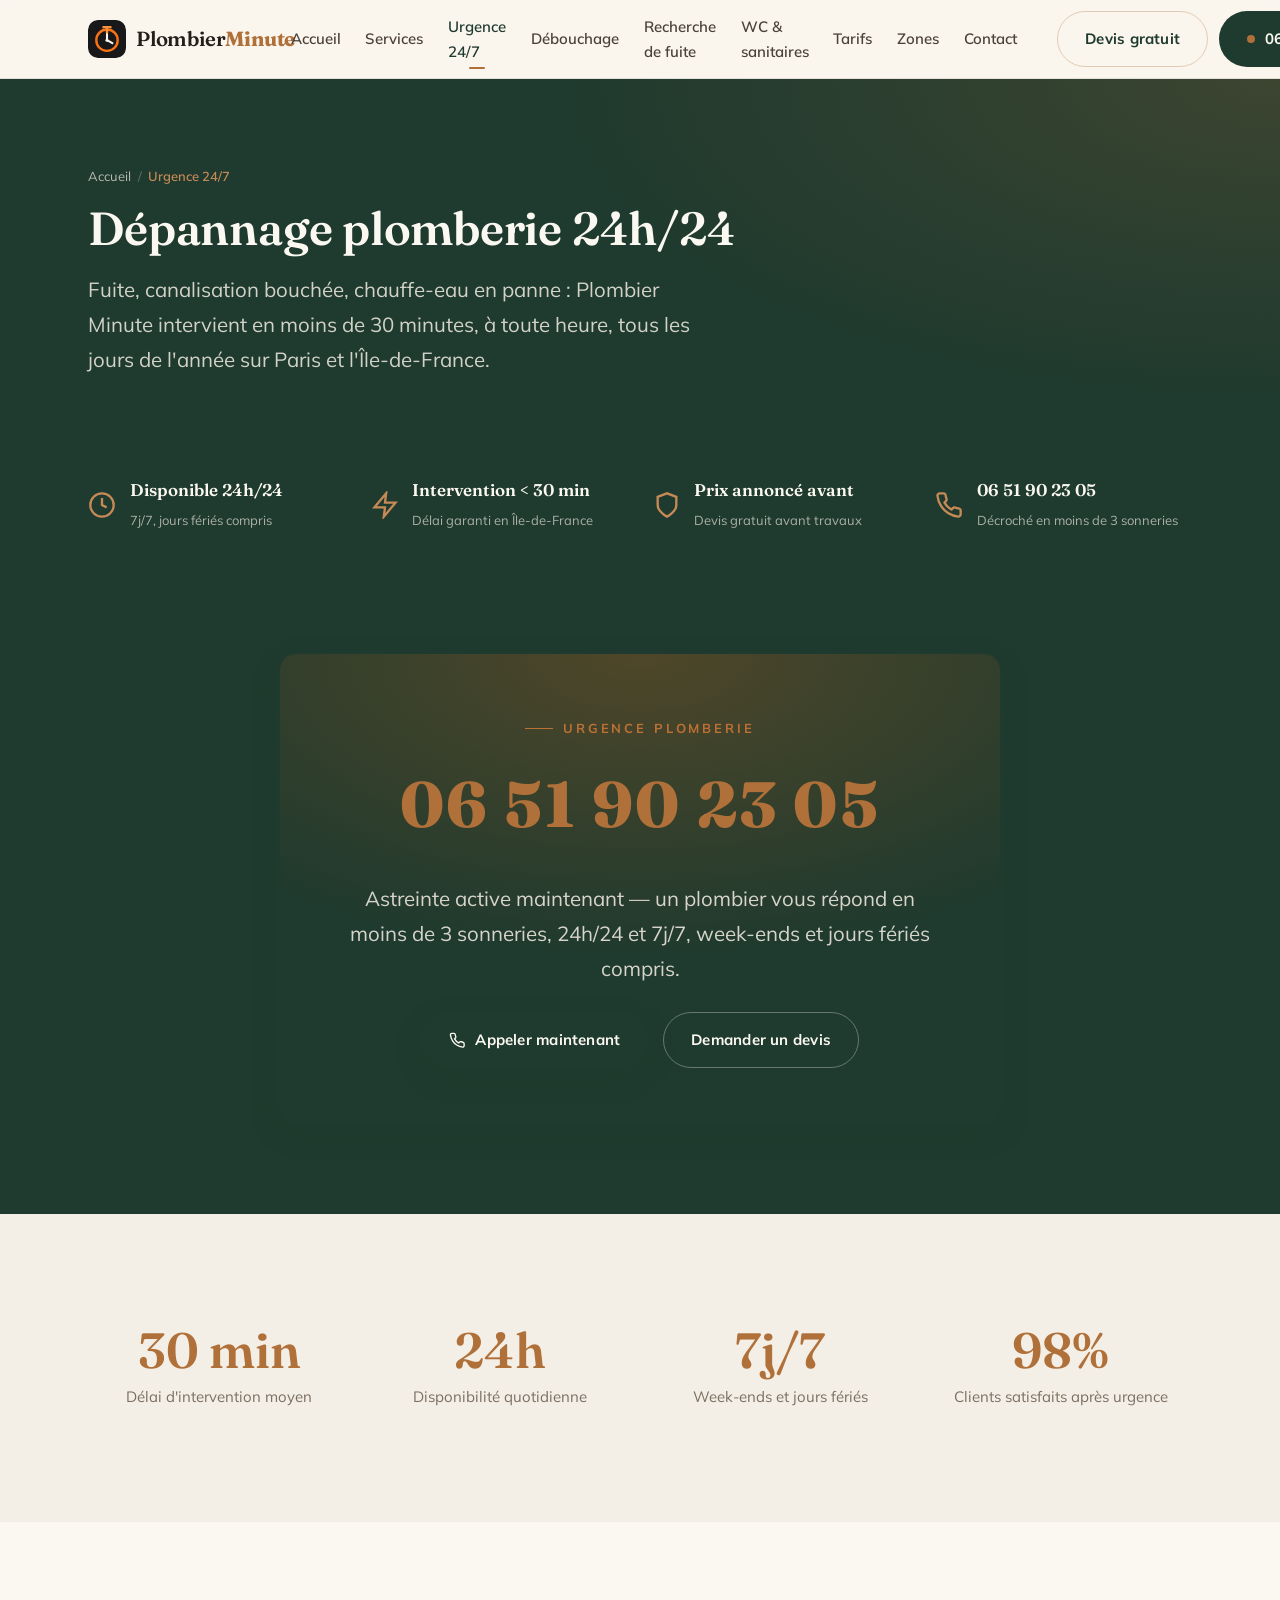
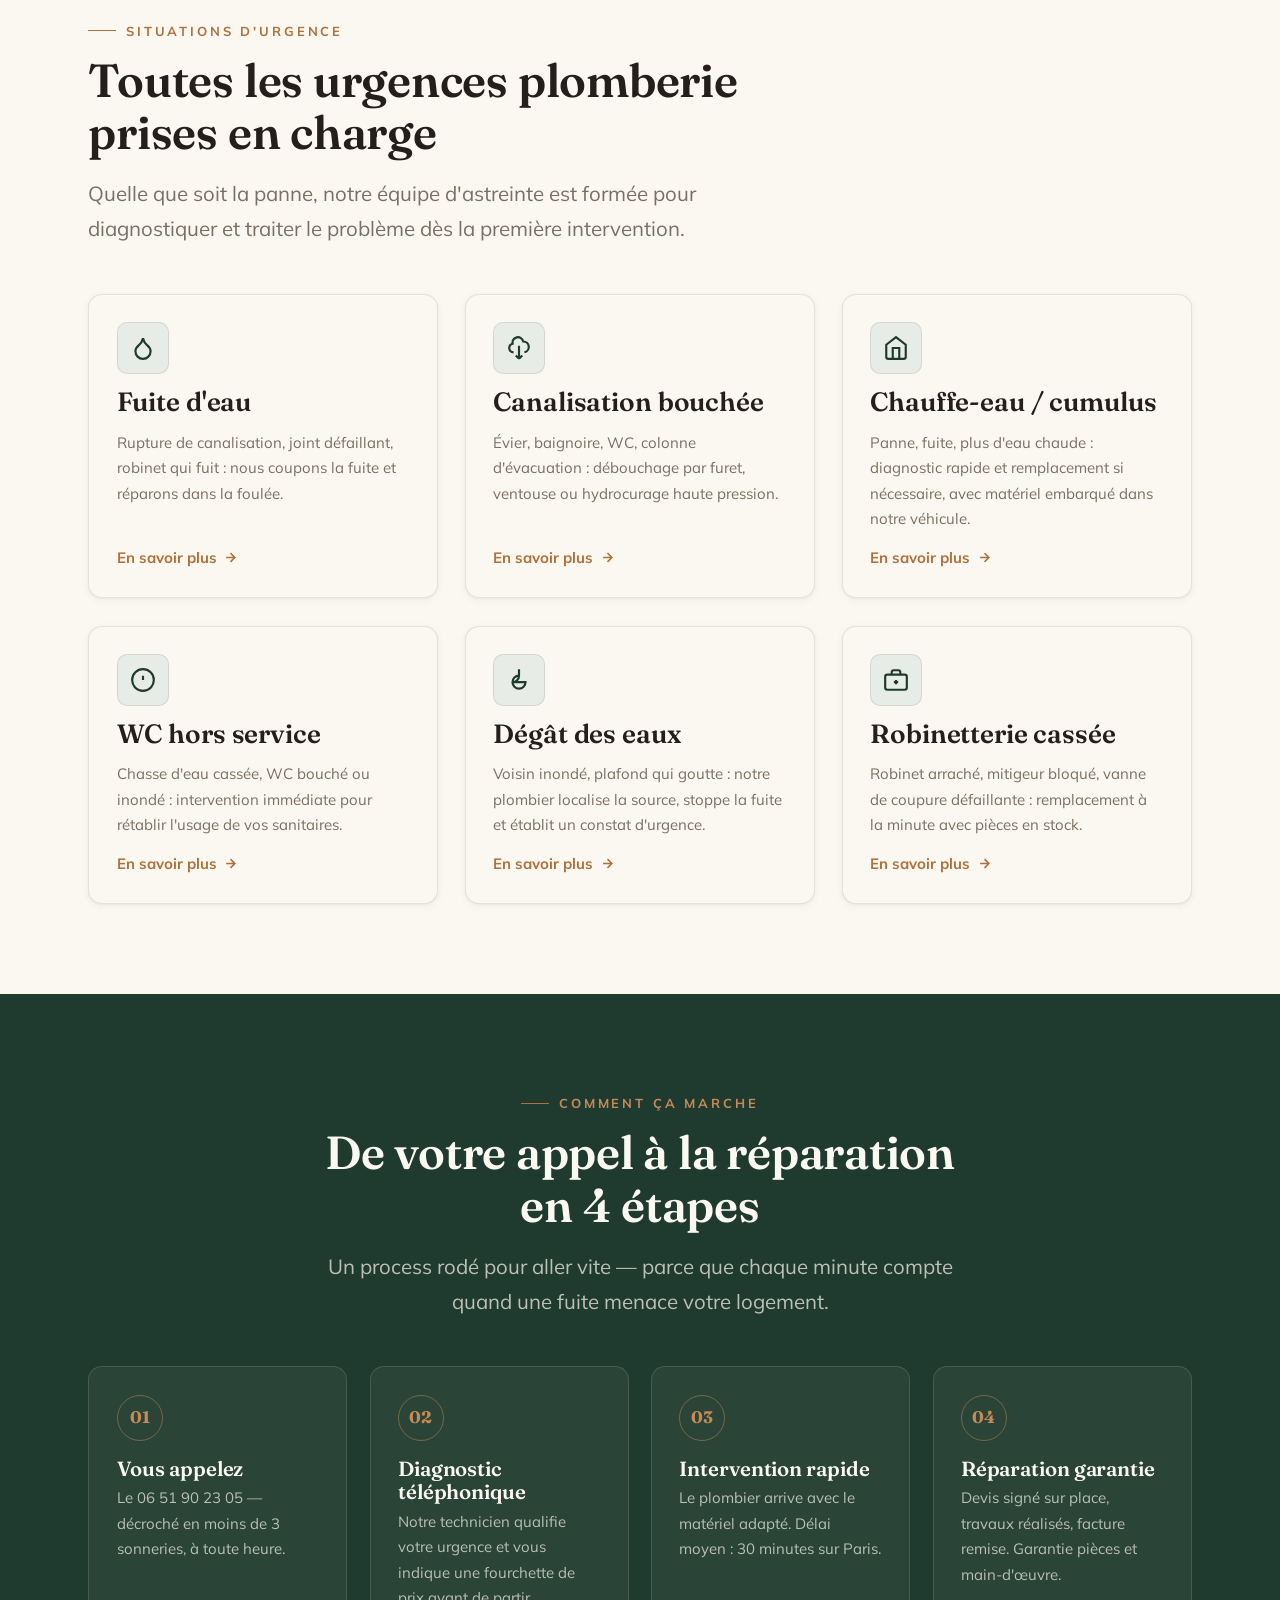
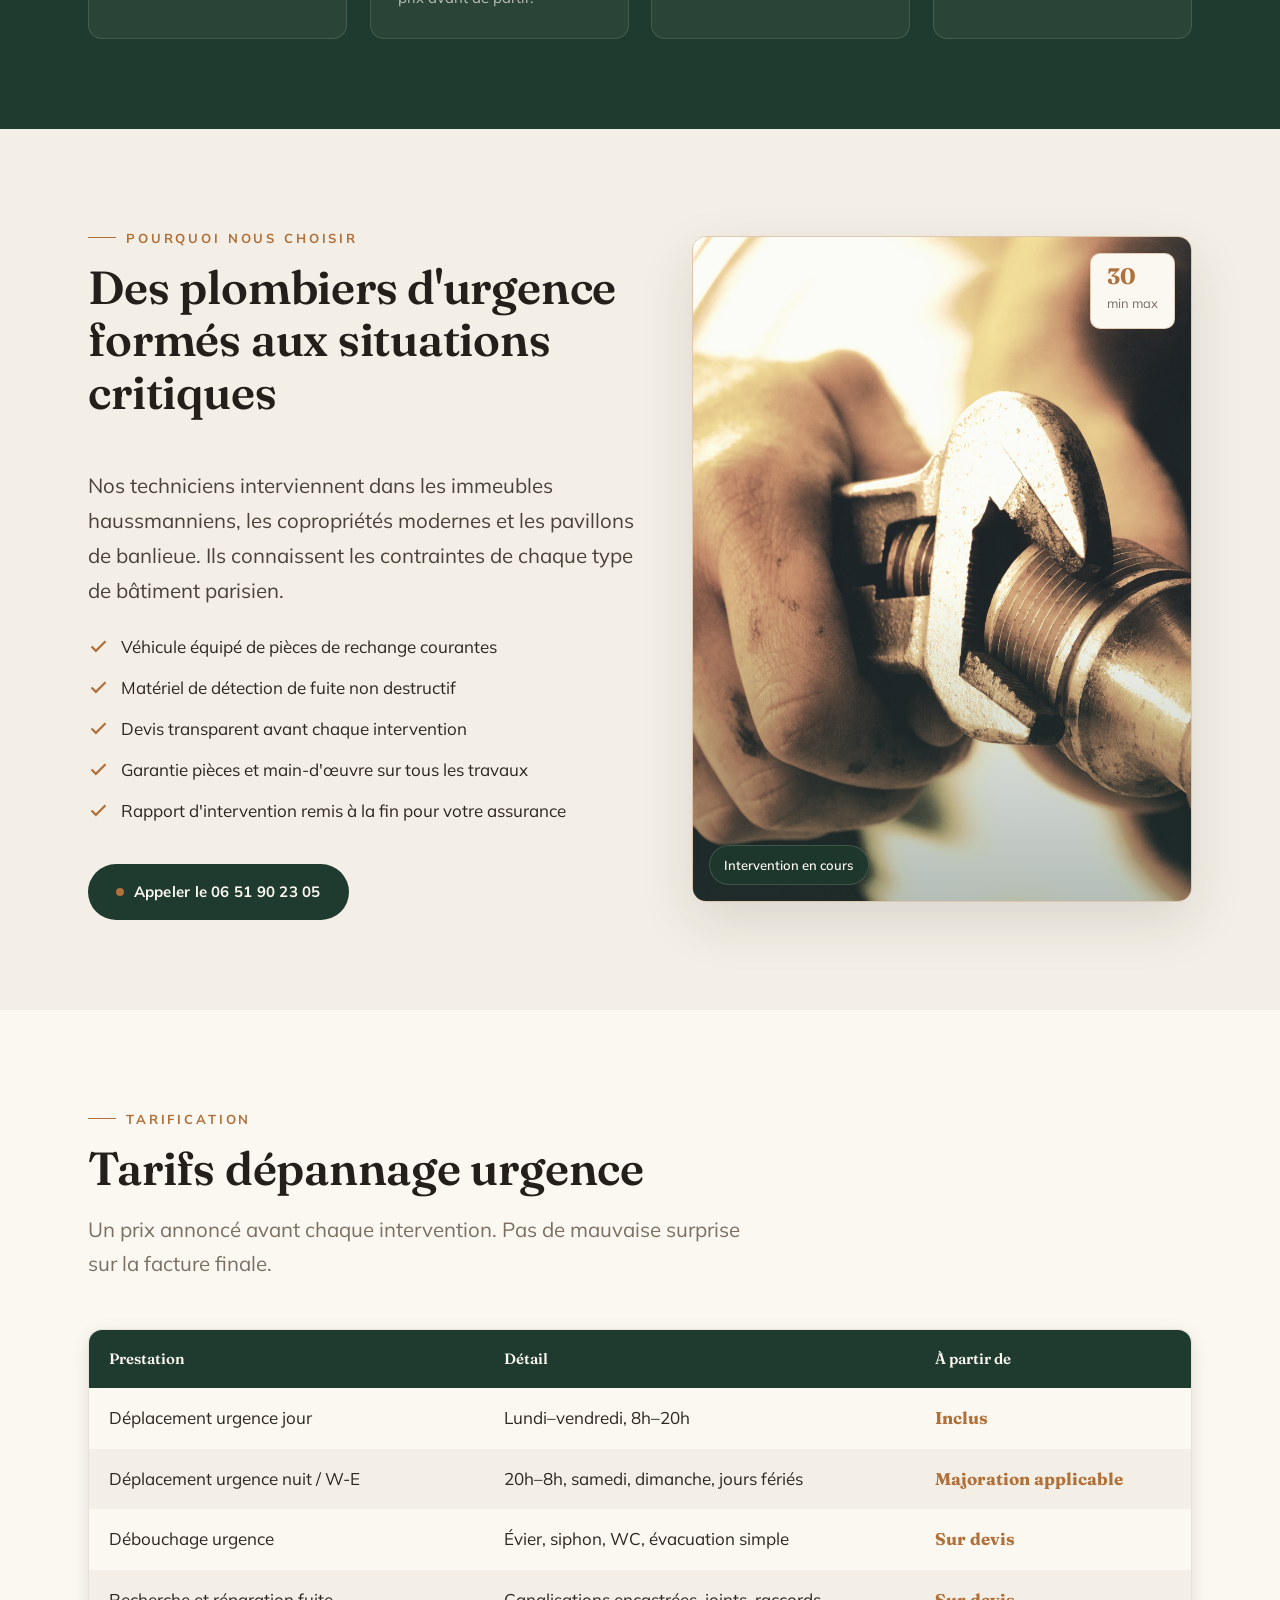
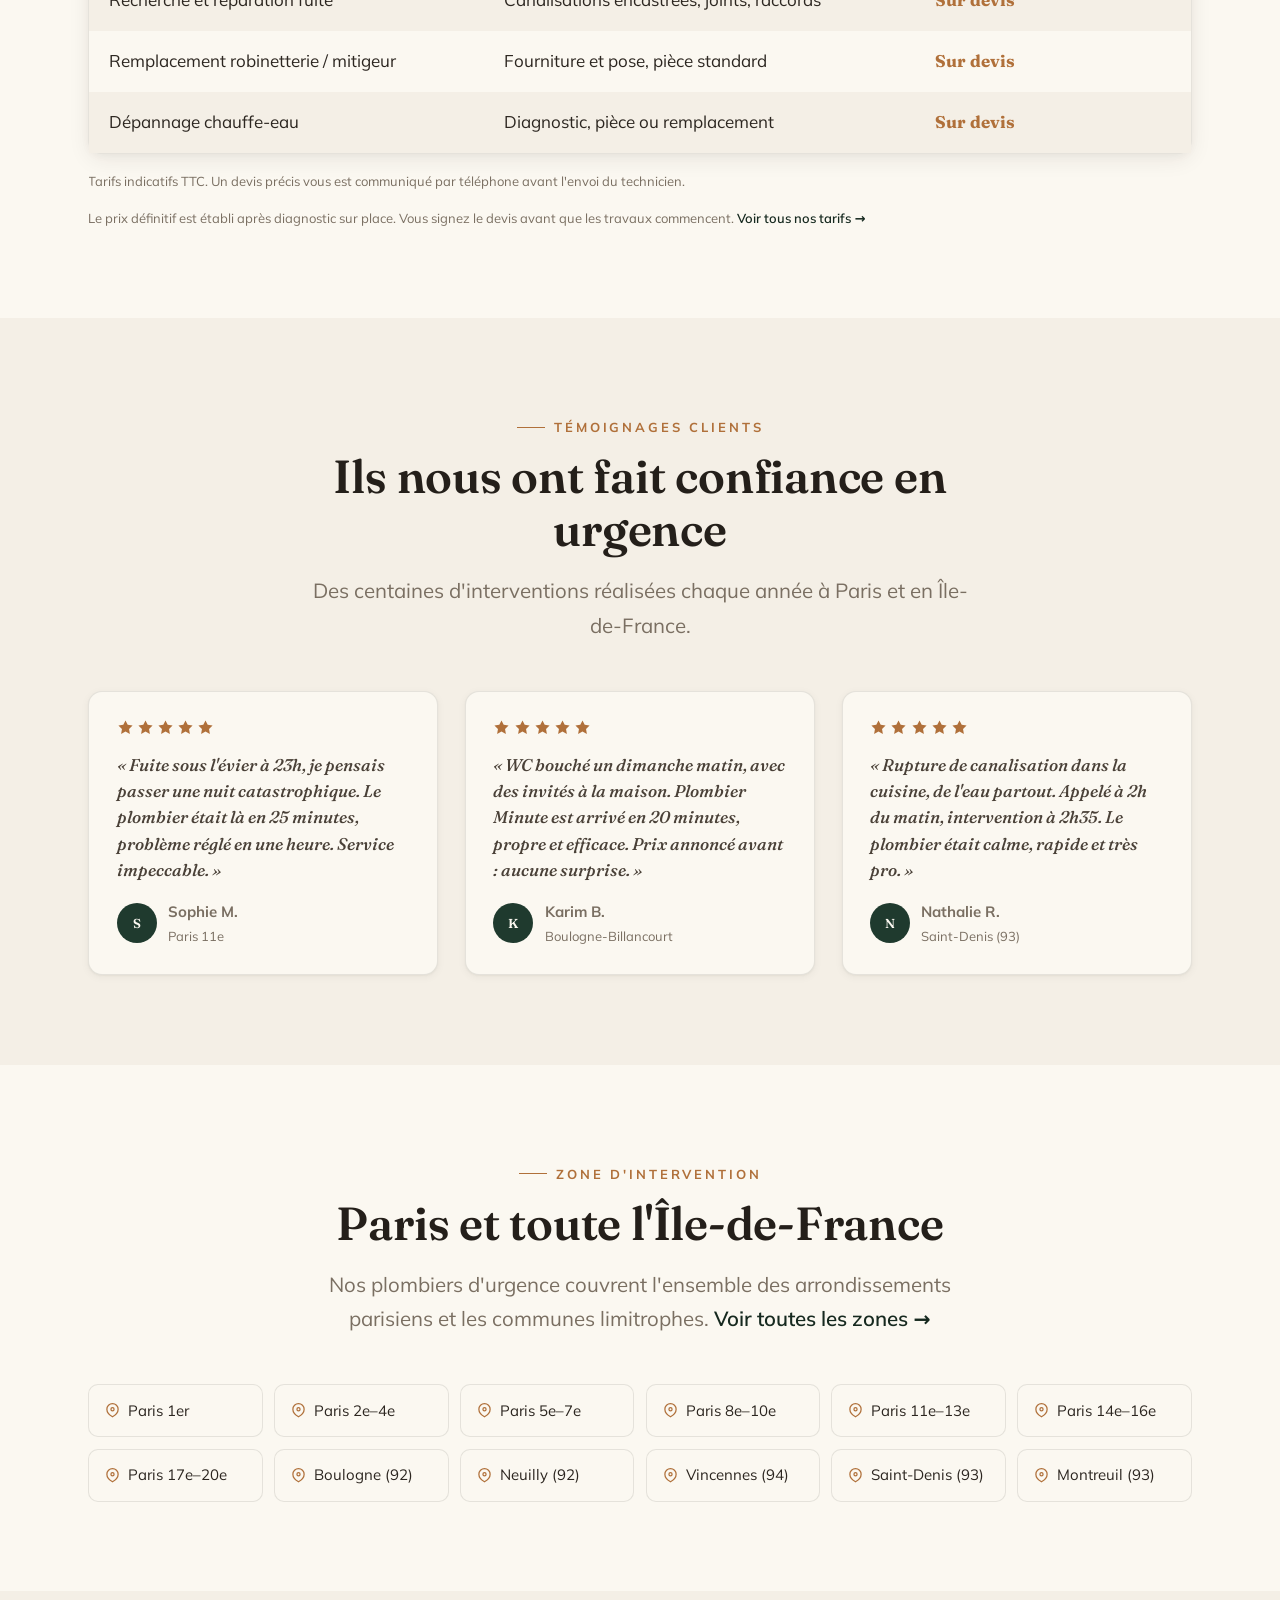
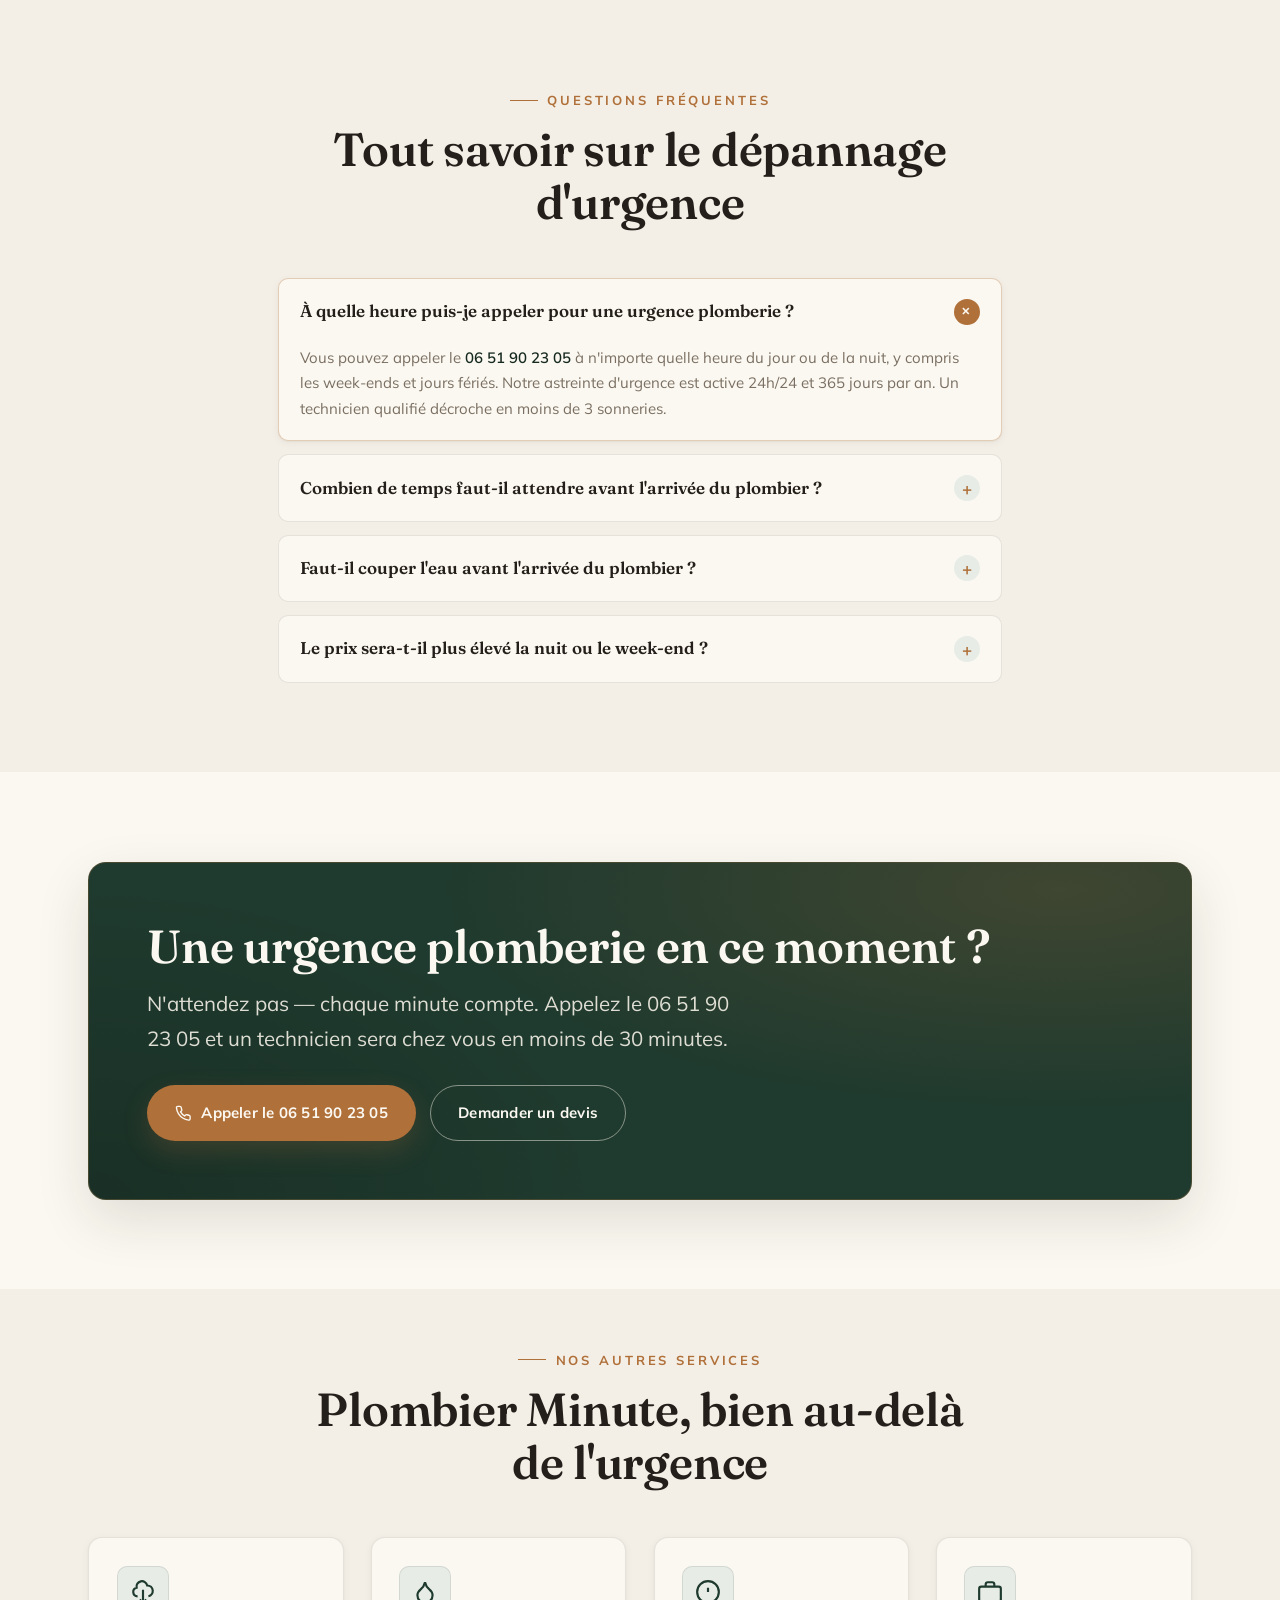
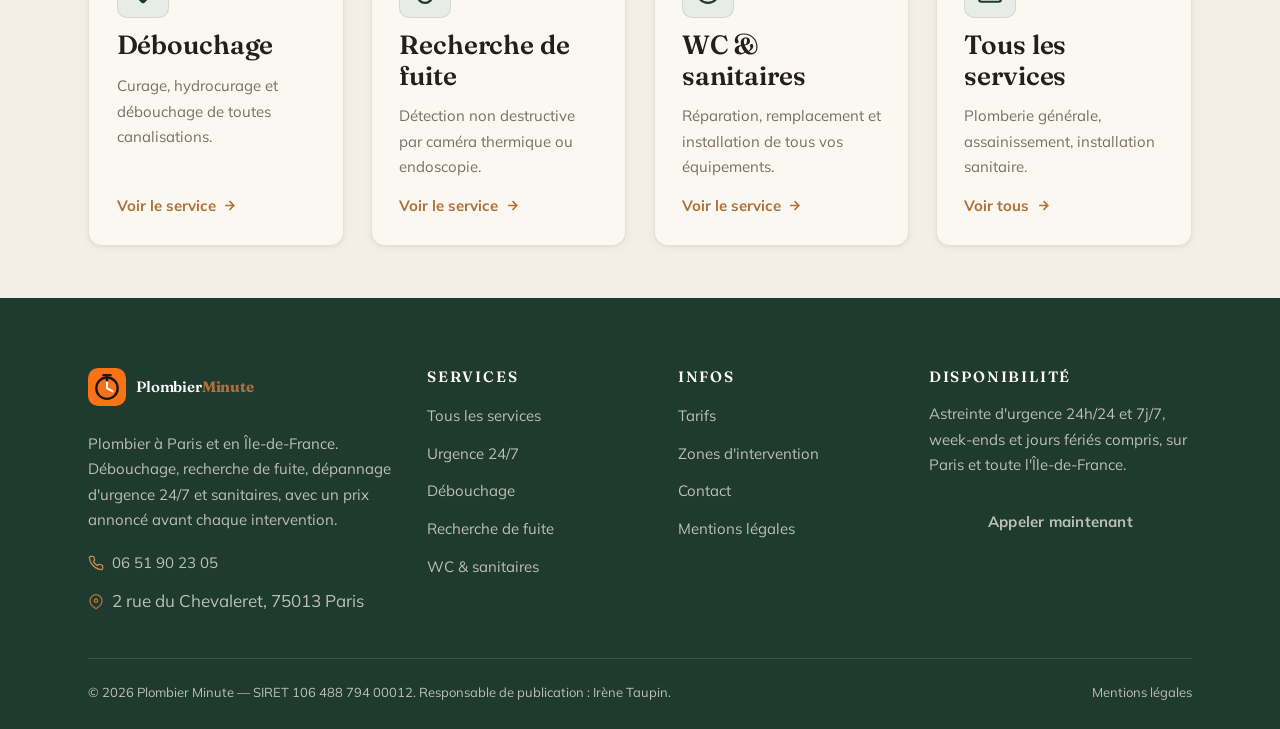
<file: depannage-urgence.html>
<!DOCTYPE html>
<html lang="fr">
<head>
  <title>Depannage plomberie 24h/24 | Plombier Minute</title>
  <meta name="description" content="Dépannage plomberie d'urgence 24h/24 et 7j/7 à Paris et en Île-de-France. Intervention en moins de 30 min. Fuite, canalisation bouchée, chauffe-eau : appelez le 06 51 90 23 05.">
  <link rel="canonical" href="https://[DOMAINE]/depannage-urgence.html">
  <meta charset="UTF-8">
  <meta name="viewport" content="width=device-width, initial-scale=1">
  <meta name="theme-color" content="#18181B">
  <link rel="preconnect" href="https://fonts.googleapis.com">
  <link rel="preconnect" href="https://fonts.gstatic.com" crossorigin>
  <link href="https://fonts.googleapis.com/css2?family=Unbounded:wght@600;700;800&family=DM+Sans:wght@400;500;600;700&display=swap" rel="stylesheet">
  <link rel="stylesheet" href="assets/css/styles.css">
  <link rel="icon" href="favicon.svg" type="image/svg+xml">
  <script src="assets/js/main.js" defer></script>
  <style>
    /* Scoped overrides – page-depannage-urgence uniquement */
    body.page-depannage-urgence .urgence-tel-block {
      background: var(--c-dark);
      border: 2px solid var(--c-primary);
      border-radius: var(--r-xl);
      padding: clamp(2rem, 5vw, 3.4rem);
      text-align: center;
      box-shadow: var(--sh-orange);
      position: relative;
      overflow: hidden;
    }
    body.page-depannage-urgence .urgence-tel-block::before {
      content: "";
      position: absolute;
      inset: 0;
      background: radial-gradient(600px 300px at 50% 0%, rgba(249,115,22,.22), transparent);
      pointer-events: none;
    }
    body.page-depannage-urgence .urgence-tel-block .tel-number {
      font-family: var(--ff-head);
      font-weight: 800;
      font-size: clamp(2.4rem, 6vw, 4rem);
      color: var(--c-accent);
      display: block;
      letter-spacing: .04em;
      margin: .7rem 0 1.4rem;
      position: relative;
    }
    body.page-depannage-urgence .urgence-tel-block p {
      color: rgba(255,247,237,.82);
      font-size: var(--fs-500);
      position: relative;
      margin-bottom: 1.6rem;
    }
    body.page-depannage-urgence .urgence-tel-block .eyebrow {
      color: var(--c-accent);
    }
  </style>
</head>
<body class="page-depannage-urgence">

<!-- HEADER : verbatim sur toutes les pages. Pour marquer le lien actif, ajouter class="active" aria-current="page" sur le <a> de la page courante (dans .nav-links ET dans .mobile-menu nav), et le RETIRER de "Accueil". Les pages internes : retirer active/aria-current de index.html. -->
  <header class="site-header">
    <div class="container nav">
      <a class="brand" href="index.html" aria-label="Plombier Minute, accueil">
        <svg class="brand-mark" viewBox="0 0 64 64" aria-hidden="true">
          <rect width="64" height="64" rx="14" fill="#18181B"/>
          <circle cx="32" cy="34" r="18" fill="none" stroke="#F97316" stroke-width="4"/>
          <path d="M26 12h12M32 16v6" stroke="#FB923C" stroke-width="4" stroke-linecap="round"/>
          <path d="M32 34V24M32 34l9 5" stroke="#FFF7ED" stroke-width="3.5" stroke-linecap="round"/>
          <circle cx="32" cy="34" r="2.6" fill="#FFF7ED"/>
        </svg>
        <span>Plombier<b>Minute</b></span>
      </a>

      <nav class="nav-links" aria-label="Navigation principale">
        <a href="index.html">Accueil</a>
        <a href="nos-services.html">Services</a>
        <a href="depannage-urgence.html" class="active" aria-current="page">Urgence 24/7</a>
        <a href="debouchage-canalisation.html">Débouchage</a>
        <a href="recherche-fuite.html">Recherche de fuite</a>
        <a href="wc-sanitaires.html">WC &amp; sanitaires</a>
        <a href="tarifs.html">Tarifs</a>
        <a href="zones-intervention.html">Zones</a>
        <a href="contact.html">Contact</a>
      </nav>

      <div class="nav-cta">
        <a class="btn btn-ghost" href="contact.html">Devis gratuit</a>
        <a class="btn btn-call" href="tel:0651902305" aria-label="Appeler le 06 51 90 23 05">
          <span class="pulse-dot" aria-hidden="true"></span> 06 51 90 23 05
        </a>
        <button class="nav-toggle" type="button" aria-label="Ouvrir le menu" aria-expanded="false" aria-controls="mobile-menu">
          <span class="bars" aria-hidden="true"><span></span><span></span><span></span></span>
        </button>
      </div>
    </div>
  </header>

  <!-- MOBILE MENU : verbatim. Mettre active/aria-current sur le bon <a>. -->
  <div class="mobile-menu" id="mobile-menu" hidden>
    <div class="backdrop" data-close></div>
    <div class="panel" role="dialog" aria-modal="true" aria-label="Menu de navigation">
      <div class="mm-head">
        <span class="brand"><span>Plombier<b>Minute</b></span></span>
        <button class="mm-close" type="button" aria-label="Fermer le menu" data-close>&times;</button>
      </div>
      <nav aria-label="Navigation mobile">
        <a href="index.html">Accueil</a>
        <a href="nos-services.html">Services</a>
        <a href="depannage-urgence.html" class="active" aria-current="page">Urgence 24/7</a>
        <a href="debouchage-canalisation.html">Débouchage</a>
        <a href="recherche-fuite.html">Recherche de fuite</a>
        <a href="wc-sanitaires.html">WC &amp; sanitaires</a>
        <a href="tarifs.html">Tarifs</a>
        <a href="zones-intervention.html">Zones</a>
        <a href="contact.html">Contact</a>
      </nav>
      <div class="mm-foot">
        <a class="btn btn-primary btn-block" href="tel:0651902305">Appeler 06 51 90 23 05</a>
        <a class="btn btn-ghost btn-block" href="contact.html">Demander un devis</a>
      </div>
    </div>
  </div>

  <main>

    <!-- PAGE HERO -->
    <section class="page-hero">
      <div class="container">
        <nav class="breadcrumb" aria-label="Fil d'Ariane">
          <ol>
            <li><a href="index.html">Accueil</a></li>
            <li><span aria-current="page">Urgence 24/7</span></li>
          </ol>
        </nav>
        <h1>Dépannage plomberie 24h/24</h1>
        <p>Fuite, canalisation bouchée, chauffe-eau en panne : Plombier Minute intervient en moins de 30 minutes, à toute heure, tous les jours de l'année sur Paris et l'Île-de-France.</p>
      </div>
    </section>

    <!-- REASSURANCE STRIP -->
    <section class="reassure reveal">
      <div class="container">
        <div class="ra">
          <svg viewBox="0 0 24 24" fill="none" stroke="currentColor" stroke-width="2" aria-hidden="true"><circle cx="12" cy="12" r="10"/><polyline points="12 6 12 12 16 14"/></svg>
          <span><b>Disponible 24h/24</b><span>7j/7, jours fériés compris</span></span>
        </div>
        <div class="ra">
          <svg viewBox="0 0 24 24" fill="none" stroke="currentColor" stroke-width="2" aria-hidden="true"><path d="M13 2L3 14h9l-1 8 10-12h-9l1-8Z"/></svg>
          <span><b>Intervention &lt; 30 min</b><span>Délai garanti en Île-de-France</span></span>
        </div>
        <div class="ra">
          <svg viewBox="0 0 24 24" fill="none" stroke="currentColor" stroke-width="2" aria-hidden="true"><path d="M12 22s8-4 8-10V5l-8-3-8 3v7c0 6 8 10 8 10Z"/></svg>
          <span><b>Prix annoncé avant</b><span>Devis gratuit avant travaux</span></span>
        </div>
        <div class="ra">
          <svg viewBox="0 0 24 24" fill="none" stroke="currentColor" stroke-width="2" aria-hidden="true"><path d="M22 16.92v3a2 2 0 0 1-2.18 2 19.8 19.8 0 0 1-8.63-3.07 19.5 19.5 0 0 1-6-6 19.8 19.8 0 0 1-3.07-8.67A2 2 0 0 1 4.11 2h3a2 2 0 0 1 2 1.72c.13.96.36 1.9.7 2.81a2 2 0 0 1-.45 2.11L8.09 9.91a16 16 0 0 0 6 6l1.27-1.27a2 2 0 0 1 2.11-.45c.91.34 1.85.57 2.81.7A2 2 0 0 1 22 16.92Z" stroke-linecap="round" stroke-linejoin="round"/></svg>
          <span><b>06 51 90 23 05</b><span>Décroché en moins de 3 sonneries</span></span>
        </div>
      </div>
    </section>

    <!-- BLOC TELEPHONE URGENCE -->
    <section class="section section--ink">
      <div class="container container--narrow">
        <div class="urgence-tel-block reveal-zoom">
          <span class="eyebrow">Urgence plomberie</span>
          <a class="tel-number" href="tel:0651902305" aria-label="Appeler le 06 51 90 23 05">06 51 90 23 05</a>
          <p>Astreinte active maintenant — un plombier vous répond en moins de 3 sonneries, 24h/24 et 7j/7, week-ends et jours fériés compris.</p>
          <div class="btn-row" style="justify-content:center">
            <a class="btn btn-primary" href="tel:0651902305">
              <svg viewBox="0 0 24 24" fill="none" stroke="currentColor" stroke-width="2" aria-hidden="true"><path d="M22 16.92v3a2 2 0 0 1-2.18 2 19.8 19.8 0 0 1-8.63-3.07 19.5 19.5 0 0 1-6-6 19.8 19.8 0 0 1-3.07-8.67A2 2 0 0 1 4.11 2h3a2 2 0 0 1 2 1.72c.13.96.36 1.9.7 2.81a2 2 0 0 1-.45 2.11L8.09 9.91a16 16 0 0 0 6 6l1.27-1.27a2 2 0 0 1 2.11-.45c.91.34 1.85.57 2.81.7A2 2 0 0 1 22 16.92Z" stroke-linecap="round" stroke-linejoin="round"/></svg>
              Appeler maintenant
            </a>
            <a class="btn btn-ghost" href="contact.html">Demander un devis</a>
          </div>
        </div>
      </div>
    </section>

    <!-- STATS -->
    <section class="section section--cream" data-count-root>
      <div class="container">
        <div class="stats reveal">
          <div class="stat">
            <div class="num"><span data-count="30">0</span><span class="suffix"> min</span></div>
            <div class="lbl">Délai d'intervention moyen</div>
          </div>
          <div class="stat">
            <div class="num"><span data-count="24">0</span><span class="suffix">h</span></div>
            <div class="lbl">Disponibilité quotidienne</div>
          </div>
          <div class="stat">
            <div class="num"><span data-count="7">0</span><span class="suffix">j/7</span></div>
            <div class="lbl">Week-ends et jours fériés</div>
          </div>
          <div class="stat">
            <div class="num"><span data-count="98">0</span><span class="suffix">%</span></div>
            <div class="lbl">Clients satisfaits après urgence</div>
          </div>
        </div>
      </div>
    </section>

    <!-- URGENCES TRAITEES -->
    <section class="section section--white">
      <div class="container">
        <div class="section-head reveal">
          <span class="eyebrow">Situations d'urgence</span>
          <h2>Toutes les urgences plomberie prises en charge</h2>
          <p>Quelle que soit la panne, notre équipe d'astreinte est formée pour diagnostiquer et traiter le problème dès la première intervention.</p>
        </div>
        <div class="grid grid-3">
          <article class="card card-service reveal" data-delay="1">
            <span class="ic">
              <svg viewBox="0 0 24 24" fill="none" stroke="currentColor" stroke-width="2" aria-hidden="true"><path d="M12 22a7 7 0 0 0 7-7c0-2-1-3.9-3-5.5s-3.5-4-4-6.5c-.5 2.5-2 4.9-4 6.5C6 11.1 5 13 5 15a7 7 0 0 0 7 7Z"/></svg>
            </span>
            <h3>Fuite d'eau</h3>
            <p>Rupture de canalisation, joint défaillant, robinet qui fuit : nous coupons la fuite et réparons dans la foulée.</p>
            <a class="more" href="recherche-fuite.html">En savoir plus <svg viewBox="0 0 24 24" fill="none" stroke="currentColor" stroke-width="2.5" aria-hidden="true"><path d="M5 12h14M12 5l7 7-7 7"/></svg></a>
          </article>
          <article class="card card-service reveal" data-delay="2">
            <span class="ic">
              <svg viewBox="0 0 24 24" fill="none" stroke="currentColor" stroke-width="2" aria-hidden="true"><path d="M7 16a4 4 0 0 1-.88-7.903A5 5 0 1 1 15.9 6h.1a5 5 0 0 1 1 9.9M9 19l3 3m0 0 3-3m-3 3V10"/></svg>
            </span>
            <h3>Canalisation bouchée</h3>
            <p>Évier, baignoire, WC, colonne d'évacuation : débouchage par furet, ventouse ou hydrocurage haute pression.</p>
            <a class="more" href="debouchage-canalisation.html">En savoir plus <svg viewBox="0 0 24 24" fill="none" stroke="currentColor" stroke-width="2.5" aria-hidden="true"><path d="M5 12h14M12 5l7 7-7 7"/></svg></a>
          </article>
          <article class="card card-service reveal" data-delay="3">
            <span class="ic">
              <svg viewBox="0 0 24 24" fill="none" stroke="currentColor" stroke-width="2" aria-hidden="true"><path d="M3 9l9-7 9 7v11a2 2 0 0 1-2 2H5a2 2 0 0 1-2-2Z"/><polyline points="9 22 9 12 15 12 15 22"/></svg>
            </span>
            <h3>Chauffe-eau / cumulus</h3>
            <p>Panne, fuite, plus d'eau chaude : diagnostic rapide et remplacement si nécessaire, avec matériel embarqué dans notre véhicule.</p>
            <a class="more" href="nos-services.html">En savoir plus <svg viewBox="0 0 24 24" fill="none" stroke="currentColor" stroke-width="2.5" aria-hidden="true"><path d="M5 12h14M12 5l7 7-7 7"/></svg></a>
          </article>
          <article class="card card-service reveal" data-delay="1">
            <span class="ic">
              <svg viewBox="0 0 24 24" fill="none" stroke="currentColor" stroke-width="2" aria-hidden="true"><circle cx="12" cy="12" r="10"/><line x1="12" y1="8" x2="12" y2="12"/><line x1="12" y1="16" x2="12.01" y2="16"/></svg>
            </span>
            <h3>WC hors service</h3>
            <p>Chasse d'eau cassée, WC bouché ou inondé : intervention immédiate pour rétablir l'usage de vos sanitaires.</p>
            <a class="more" href="wc-sanitaires.html">En savoir plus <svg viewBox="0 0 24 24" fill="none" stroke="currentColor" stroke-width="2.5" aria-hidden="true"><path d="M5 12h14M12 5l7 7-7 7"/></svg></a>
          </article>
          <article class="card card-service reveal" data-delay="2">
            <span class="ic">
              <svg viewBox="0 0 24 24" fill="none" stroke="currentColor" stroke-width="2" aria-hidden="true"><path d="M12 2v6m0 0a6 6 0 1 0 6 6H6a6 6 0 0 0 6-6Z"/></svg>
            </span>
            <h3>Dégât des eaux</h3>
            <p>Voisin inondé, plafond qui goutte : notre plombier localise la source, stoppe la fuite et établit un constat d'urgence.</p>
            <a class="more" href="recherche-fuite.html">En savoir plus <svg viewBox="0 0 24 24" fill="none" stroke="currentColor" stroke-width="2.5" aria-hidden="true"><path d="M5 12h14M12 5l7 7-7 7"/></svg></a>
          </article>
          <article class="card card-service reveal" data-delay="3">
            <span class="ic">
              <svg viewBox="0 0 24 24" fill="none" stroke="currentColor" stroke-width="2" aria-hidden="true"><rect x="2" y="7" width="20" height="14" rx="2"/><path d="M16 7V5a2 2 0 0 0-2-2h-4a2 2 0 0 0-2 2v2"/><line x1="12" y1="12" x2="12" y2="16"/><line x1="10" y1="14" x2="14" y2="14"/></svg>
            </span>
            <h3>Robinetterie cassée</h3>
            <p>Robinet arraché, mitigeur bloqué, vanne de coupure défaillante : remplacement à la minute avec pièces en stock.</p>
            <a class="more" href="nos-services.html">En savoir plus <svg viewBox="0 0 24 24" fill="none" stroke="currentColor" stroke-width="2.5" aria-hidden="true"><path d="M5 12h14M12 5l7 7-7 7"/></svg></a>
          </article>
        </div>
      </div>
    </section>

    <!-- PROCESS EN ETAPES -->
    <section class="section section--ink">
      <div class="container">
        <div class="section-head section-head--center reveal">
          <span class="eyebrow">Comment ça marche</span>
          <h2>De votre appel à la réparation en 4 étapes</h2>
          <p>Un process rodé pour aller vite — parce que chaque minute compte quand une fuite menace votre logement.</p>
        </div>
        <div class="steps grid-4 reveal" data-delay="1">
          <div class="step">
            <div class="step-n" aria-hidden="true"></div>
            <h3>Vous appelez</h3>
            <p>Le 06 51 90 23 05 — décroché en moins de 3 sonneries, à toute heure.</p>
          </div>
          <div class="step">
            <div class="step-n" aria-hidden="true"></div>
            <h3>Diagnostic téléphonique</h3>
            <p>Notre technicien qualifie votre urgence et vous indique une fourchette de prix avant de partir.</p>
          </div>
          <div class="step">
            <div class="step-n" aria-hidden="true"></div>
            <h3>Intervention rapide</h3>
            <p>Le plombier arrive avec le matériel adapté. Délai moyen : 30 minutes sur Paris.</p>
          </div>
          <div class="step">
            <div class="step-n" aria-hidden="true"></div>
            <h3>Réparation garantie</h3>
            <p>Devis signé sur place, travaux réalisés, facture remise. Garantie pièces et main-d'œuvre.</p>
          </div>
        </div>
      </div>
    </section>

    <!-- IMAGE + RASSURANCE -->
    <section class="section section--cream">
      <div class="container">
        <div class="split">
          <div class="reveal-left">
            <div class="section-head">
              <span class="eyebrow">Pourquoi nous choisir</span>
              <h2>Des plombiers d'urgence formés aux situations critiques</h2>
            </div>
            <p class="lead">Nos techniciens interviennent dans les immeubles haussmanniens, les copropriétés modernes et les pavillons de banlieue. Ils connaissent les contraintes de chaque type de bâtiment parisien.</p>
            <ul class="list-check mt-3">
              <li>
                <svg viewBox="0 0 24 24" fill="none" stroke="currentColor" stroke-width="2.5" aria-hidden="true"><path d="M20 6 9 17l-5-5"/></svg>
                Véhicule équipé de pièces de rechange courantes
              </li>
              <li>
                <svg viewBox="0 0 24 24" fill="none" stroke="currentColor" stroke-width="2.5" aria-hidden="true"><path d="M20 6 9 17l-5-5"/></svg>
                Matériel de détection de fuite non destructif
              </li>
              <li>
                <svg viewBox="0 0 24 24" fill="none" stroke="currentColor" stroke-width="2.5" aria-hidden="true"><path d="M20 6 9 17l-5-5"/></svg>
                Devis transparent avant chaque intervention
              </li>
              <li>
                <svg viewBox="0 0 24 24" fill="none" stroke="currentColor" stroke-width="2.5" aria-hidden="true"><path d="M20 6 9 17l-5-5"/></svg>
                Garantie pièces et main-d'œuvre sur tous les travaux
              </li>
              <li>
                <svg viewBox="0 0 24 24" fill="none" stroke="currentColor" stroke-width="2.5" aria-hidden="true"><path d="M20 6 9 17l-5-5"/></svg>
                Rapport d'intervention remis à la fin pour votre assurance
              </li>
            </ul>
            <div class="btn-row mt-4">
              <a class="btn btn-call" href="tel:0651902305">
                <span class="pulse-dot" aria-hidden="true"></span>
                Appeler le 06 51 90 23 05
              </a>
            </div>
          </div>
          <div class="reveal-zoom">
            <div class="imgwrap imgwrap--tall">
              <img src="assets/images/detail.jpg" alt="Plombier en train d'inspecter une canalisation lors d'une intervention d'urgence">
              <span class="tag">Intervention en cours</span>
              <span class="float-stat">
                <b data-count="30">0</b>
                <span>min max</span>
              </span>
            </div>
          </div>
        </div>
      </div>
    </section>

    <!-- TARIFS -->
    <section class="section section--white">
      <div class="container">
        <div class="section-head reveal">
          <span class="eyebrow">Tarification</span>
          <h2>Tarifs dépannage urgence</h2>
          <p>Un prix annoncé avant chaque intervention. Pas de mauvaise surprise sur la facture finale.</p>
        </div>
        <div class="reveal" data-delay="1">
          <table class="tarif-table">
            <caption>Tarifs indicatifs TTC. Un devis précis vous est communiqué par téléphone avant l'envoi du technicien.</caption>
            <thead>
              <tr>
                <th>Prestation</th>
                <th>Détail</th>
                <th>À partir de</th>
              </tr>
            </thead>
            <tbody>
              <tr>
                <td>Déplacement urgence jour</td>
                <td>Lundi–vendredi, 8h–20h</td>
                <td class="price">Inclus</td>
              </tr>
              <tr>
                <td>Déplacement urgence nuit / W-E</td>
                <td>20h–8h, samedi, dimanche, jours fériés</td>
                <td class="price">Majoration applicable</td>
              </tr>
              <tr>
                <td>Débouchage urgence</td>
                <td>Évier, siphon, WC, évacuation simple</td>
                <td class="price">Sur devis</td>
              </tr>
              <tr>
                <td>Recherche et réparation fuite</td>
                <td>Canalisations encastrées, joints, raccords</td>
                <td class="price">Sur devis</td>
              </tr>
              <tr>
                <td>Remplacement robinetterie / mitigeur</td>
                <td>Fourniture et pose, pièce standard</td>
                <td class="price">Sur devis</td>
              </tr>
              <tr>
                <td>Dépannage chauffe-eau</td>
                <td>Diagnostic, pièce ou remplacement</td>
                <td class="price">Sur devis</td>
              </tr>
            </tbody>
          </table>
          <p class="tarif-note">Le prix définitif est établi après diagnostic sur place. Vous signez le devis avant que les travaux commencent. <a href="tarifs.html" style="color:var(--c-primary-700);font-weight:600">Voir tous nos tarifs →</a></p>
        </div>
      </div>
    </section>

    <!-- AVIS -->
    <section class="section section--cream">
      <div class="container">
        <div class="section-head section-head--center reveal">
          <span class="eyebrow">Témoignages clients</span>
          <h2>Ils nous ont fait confiance en urgence</h2>
          <p>Des centaines d'interventions réalisées chaque année à Paris et en Île-de-France.</p>
        </div>
        <div class="grid grid-3">
          <figure class="review reveal" data-delay="1">
            <div class="stars" aria-label="5 étoiles sur 5">
              <svg viewBox="0 0 24 24" fill="currentColor" aria-hidden="true"><polygon points="12 2 15.09 8.26 22 9.27 17 14.14 18.18 21.02 12 17.77 5.82 21.02 7 14.14 2 9.27 8.91 8.26 12 2"/></svg>
              <svg viewBox="0 0 24 24" fill="currentColor" aria-hidden="true"><polygon points="12 2 15.09 8.26 22 9.27 17 14.14 18.18 21.02 12 17.77 5.82 21.02 7 14.14 2 9.27 8.91 8.26 12 2"/></svg>
              <svg viewBox="0 0 24 24" fill="currentColor" aria-hidden="true"><polygon points="12 2 15.09 8.26 22 9.27 17 14.14 18.18 21.02 12 17.77 5.82 21.02 7 14.14 2 9.27 8.91 8.26 12 2"/></svg>
              <svg viewBox="0 0 24 24" fill="currentColor" aria-hidden="true"><polygon points="12 2 15.09 8.26 22 9.27 17 14.14 18.18 21.02 12 17.77 5.82 21.02 7 14.14 2 9.27 8.91 8.26 12 2"/></svg>
              <svg viewBox="0 0 24 24" fill="currentColor" aria-hidden="true"><polygon points="12 2 15.09 8.26 22 9.27 17 14.14 18.18 21.02 12 17.77 5.82 21.02 7 14.14 2 9.27 8.91 8.26 12 2"/></svg>
            </div>
            <blockquote>« Fuite sous l'évier à 23h, je pensais passer une nuit catastrophique. Le plombier était là en 25 minutes, problème réglé en une heure. Service impeccable. »</blockquote>
            <figcaption class="who">
              <span class="av">S</span>
              <span><b>Sophie M.</b><span>Paris 11e</span></span>
            </figcaption>
          </figure>
          <figure class="review reveal" data-delay="2">
            <div class="stars" aria-label="5 étoiles sur 5">
              <svg viewBox="0 0 24 24" fill="currentColor" aria-hidden="true"><polygon points="12 2 15.09 8.26 22 9.27 17 14.14 18.18 21.02 12 17.77 5.82 21.02 7 14.14 2 9.27 8.91 8.26 12 2"/></svg>
              <svg viewBox="0 0 24 24" fill="currentColor" aria-hidden="true"><polygon points="12 2 15.09 8.26 22 9.27 17 14.14 18.18 21.02 12 17.77 5.82 21.02 7 14.14 2 9.27 8.91 8.26 12 2"/></svg>
              <svg viewBox="0 0 24 24" fill="currentColor" aria-hidden="true"><polygon points="12 2 15.09 8.26 22 9.27 17 14.14 18.18 21.02 12 17.77 5.82 21.02 7 14.14 2 9.27 8.91 8.26 12 2"/></svg>
              <svg viewBox="0 0 24 24" fill="currentColor" aria-hidden="true"><polygon points="12 2 15.09 8.26 22 9.27 17 14.14 18.18 21.02 12 17.77 5.82 21.02 7 14.14 2 9.27 8.91 8.26 12 2"/></svg>
              <svg viewBox="0 0 24 24" fill="currentColor" aria-hidden="true"><polygon points="12 2 15.09 8.26 22 9.27 17 14.14 18.18 21.02 12 17.77 5.82 21.02 7 14.14 2 9.27 8.91 8.26 12 2"/></svg>
            </div>
            <blockquote>« WC bouché un dimanche matin, avec des invités à la maison. Plombier Minute est arrivé en 20 minutes, propre et efficace. Prix annoncé avant : aucune surprise. »</blockquote>
            <figcaption class="who">
              <span class="av">K</span>
              <span><b>Karim B.</b><span>Boulogne-Billancourt</span></span>
            </figcaption>
          </figure>
          <figure class="review reveal" data-delay="3">
            <div class="stars" aria-label="5 étoiles sur 5">
              <svg viewBox="0 0 24 24" fill="currentColor" aria-hidden="true"><polygon points="12 2 15.09 8.26 22 9.27 17 14.14 18.18 21.02 12 17.77 5.82 21.02 7 14.14 2 9.27 8.91 8.26 12 2"/></svg>
              <svg viewBox="0 0 24 24" fill="currentColor" aria-hidden="true"><polygon points="12 2 15.09 8.26 22 9.27 17 14.14 18.18 21.02 12 17.77 5.82 21.02 7 14.14 2 9.27 8.91 8.26 12 2"/></svg>
              <svg viewBox="0 0 24 24" fill="currentColor" aria-hidden="true"><polygon points="12 2 15.09 8.26 22 9.27 17 14.14 18.18 21.02 12 17.77 5.82 21.02 7 14.14 2 9.27 8.91 8.26 12 2"/></svg>
              <svg viewBox="0 0 24 24" fill="currentColor" aria-hidden="true"><polygon points="12 2 15.09 8.26 22 9.27 17 14.14 18.18 21.02 12 17.77 5.82 21.02 7 14.14 2 9.27 8.91 8.26 12 2"/></svg>
              <svg viewBox="0 0 24 24" fill="currentColor" aria-hidden="true"><polygon points="12 2 15.09 8.26 22 9.27 17 14.14 18.18 21.02 12 17.77 5.82 21.02 7 14.14 2 9.27 8.91 8.26 12 2"/></svg>
            </div>
            <blockquote>« Rupture de canalisation dans la cuisine, de l'eau partout. Appelé à 2h du matin, intervention à 2h35. Le plombier était calme, rapide et très pro. »</blockquote>
            <figcaption class="who">
              <span class="av">N</span>
              <span><b>Nathalie R.</b><span>Saint-Denis (93)</span></span>
            </figcaption>
          </figure>
        </div>
      </div>
    </section>

    <!-- ZONES -->
    <section class="section section--white">
      <div class="container">
        <div class="section-head section-head--center reveal">
          <span class="eyebrow">Zone d'intervention</span>
          <h2>Paris et toute l'Île-de-France</h2>
          <p>Nos plombiers d'urgence couvrent l'ensemble des arrondissements parisiens et les communes limitrophes. <a href="zones-intervention.html" style="color:var(--c-primary-700);font-weight:600">Voir toutes les zones →</a></p>
        </div>
        <div class="zones-grid reveal" data-delay="1">
          <span class="zone-pill">
            <svg viewBox="0 0 24 24" fill="none" stroke="currentColor" stroke-width="2" aria-hidden="true"><path d="M21 10c0 7-9 12-9 12S3 17 3 10a9 9 0 0 1 18 0Z"/><circle cx="12" cy="10" r="2.5"/></svg>
            Paris 1er
          </span>
          <span class="zone-pill">
            <svg viewBox="0 0 24 24" fill="none" stroke="currentColor" stroke-width="2" aria-hidden="true"><path d="M21 10c0 7-9 12-9 12S3 17 3 10a9 9 0 0 1 18 0Z"/><circle cx="12" cy="10" r="2.5"/></svg>
            Paris 2e–4e
          </span>
          <span class="zone-pill">
            <svg viewBox="0 0 24 24" fill="none" stroke="currentColor" stroke-width="2" aria-hidden="true"><path d="M21 10c0 7-9 12-9 12S3 17 3 10a9 9 0 0 1 18 0Z"/><circle cx="12" cy="10" r="2.5"/></svg>
            Paris 5e–7e
          </span>
          <span class="zone-pill">
            <svg viewBox="0 0 24 24" fill="none" stroke="currentColor" stroke-width="2" aria-hidden="true"><path d="M21 10c0 7-9 12-9 12S3 17 3 10a9 9 0 0 1 18 0Z"/><circle cx="12" cy="10" r="2.5"/></svg>
            Paris 8e–10e
          </span>
          <span class="zone-pill">
            <svg viewBox="0 0 24 24" fill="none" stroke="currentColor" stroke-width="2" aria-hidden="true"><path d="M21 10c0 7-9 12-9 12S3 17 3 10a9 9 0 0 1 18 0Z"/><circle cx="12" cy="10" r="2.5"/></svg>
            Paris 11e–13e
          </span>
          <span class="zone-pill">
            <svg viewBox="0 0 24 24" fill="none" stroke="currentColor" stroke-width="2" aria-hidden="true"><path d="M21 10c0 7-9 12-9 12S3 17 3 10a9 9 0 0 1 18 0Z"/><circle cx="12" cy="10" r="2.5"/></svg>
            Paris 14e–16e
          </span>
          <span class="zone-pill">
            <svg viewBox="0 0 24 24" fill="none" stroke="currentColor" stroke-width="2" aria-hidden="true"><path d="M21 10c0 7-9 12-9 12S3 17 3 10a9 9 0 0 1 18 0Z"/><circle cx="12" cy="10" r="2.5"/></svg>
            Paris 17e–20e
          </span>
          <span class="zone-pill">
            <svg viewBox="0 0 24 24" fill="none" stroke="currentColor" stroke-width="2" aria-hidden="true"><path d="M21 10c0 7-9 12-9 12S3 17 3 10a9 9 0 0 1 18 0Z"/><circle cx="12" cy="10" r="2.5"/></svg>
            Boulogne (92)
          </span>
          <span class="zone-pill">
            <svg viewBox="0 0 24 24" fill="none" stroke="currentColor" stroke-width="2" aria-hidden="true"><path d="M21 10c0 7-9 12-9 12S3 17 3 10a9 9 0 0 1 18 0Z"/><circle cx="12" cy="10" r="2.5"/></svg>
            Neuilly (92)
          </span>
          <span class="zone-pill">
            <svg viewBox="0 0 24 24" fill="none" stroke="currentColor" stroke-width="2" aria-hidden="true"><path d="M21 10c0 7-9 12-9 12S3 17 3 10a9 9 0 0 1 18 0Z"/><circle cx="12" cy="10" r="2.5"/></svg>
            Vincennes (94)
          </span>
          <span class="zone-pill">
            <svg viewBox="0 0 24 24" fill="none" stroke="currentColor" stroke-width="2" aria-hidden="true"><path d="M21 10c0 7-9 12-9 12S3 17 3 10a9 9 0 0 1 18 0Z"/><circle cx="12" cy="10" r="2.5"/></svg>
            Saint-Denis (93)
          </span>
          <span class="zone-pill">
            <svg viewBox="0 0 24 24" fill="none" stroke="currentColor" stroke-width="2" aria-hidden="true"><path d="M21 10c0 7-9 12-9 12S3 17 3 10a9 9 0 0 1 18 0Z"/><circle cx="12" cy="10" r="2.5"/></svg>
            Montreuil (93)
          </span>
        </div>
      </div>
    </section>

    <!-- FAQ -->
    <section class="section section--cream">
      <div class="container container--narrow">
        <div class="section-head section-head--center reveal">
          <span class="eyebrow">Questions fréquentes</span>
          <h2>Tout savoir sur le dépannage d'urgence</h2>
        </div>
        <div class="faq reveal" data-delay="1">
          <details open>
            <summary>
              À quelle heure puis-je appeler pour une urgence plomberie ?
              <span class="ico" aria-hidden="true">+</span>
            </summary>
            <div class="faq-body">
              Vous pouvez appeler le <a href="tel:0651902305" style="color:var(--c-primary-700);font-weight:600">06 51 90 23 05</a> à n'importe quelle heure du jour ou de la nuit, y compris les week-ends et jours fériés. Notre astreinte d'urgence est active 24h/24 et 365 jours par an. Un technicien qualifié décroche en moins de 3 sonneries.
            </div>
          </details>
          <details>
            <summary>
              Combien de temps faut-il attendre avant l'arrivée du plombier ?
              <span class="ico" aria-hidden="true">+</span>
            </summary>
            <div class="faq-body">
              Notre délai d'intervention moyen est de 30 minutes sur Paris intra-muros. En petite couronne (92, 93, 94), le délai peut aller jusqu'à 45 minutes selon l'heure et le trafic. Nous vous communiquons un créneau précis lors de l'appel.
            </div>
          </details>
          <details>
            <summary>
              Faut-il couper l'eau avant l'arrivée du plombier ?
              <span class="ico" aria-hidden="true">+</span>
            </summary>
            <div class="faq-body">
              En cas de fuite active, oui : coupez l'eau au robinet d'arrêt le plus proche (sous l'évier, derrière la chasse d'eau, ou au compteur général). Si vous ne trouvez pas la vanne de coupure, notre technicien vous guidera par téléphone. N'hésitez pas à appeler avant même que le problème empire.
            </div>
          </details>
          <details>
            <summary>
              Le prix sera-t-il plus élevé la nuit ou le week-end ?
              <span class="ico" aria-hidden="true">+</span>
            </summary>
            <div class="faq-body">
              Une majoration de nuit et de week-end s'applique, comme chez tout artisan en astreinte. Le montant exact vous est communiqué par téléphone avant l'envoi du technicien, et vous signez le devis sur place avant que les travaux débutent. Pas de surprise sur la facture. <a href="tarifs.html" style="color:var(--c-primary-700);font-weight:600">Voir nos tarifs →</a>
            </div>
          </details>
        </div>
      </div>
    </section>

    <!-- CTA BAND -->
    <section class="section section--white">
      <div class="container">
        <div class="cta-band reveal-zoom">
          <h2>Une urgence plomberie en ce moment ?</h2>
          <p>N'attendez pas — chaque minute compte. Appelez le 06 51 90 23 05 et un technicien sera chez vous en moins de 30 minutes.</p>
          <div class="btn-row">
            <a class="btn btn-primary" href="tel:0651902305">
              <svg viewBox="0 0 24 24" fill="none" stroke="currentColor" stroke-width="2" aria-hidden="true"><path d="M22 16.92v3a2 2 0 0 1-2.18 2 19.8 19.8 0 0 1-8.63-3.07 19.5 19.5 0 0 1-6-6 19.8 19.8 0 0 1-3.07-8.67A2 2 0 0 1 4.11 2h3a2 2 0 0 1 2 1.72c.13.96.36 1.9.7 2.81a2 2 0 0 1-.45 2.11L8.09 9.91a16 16 0 0 0 6 6l1.27-1.27a2 2 0 0 1 2.11-.45c.91.34 1.85.57 2.81.7A2 2 0 0 1 22 16.92Z" stroke-linecap="round" stroke-linejoin="round"/></svg>
              Appeler le 06 51 90 23 05
            </a>
            <a class="btn btn-ghost" href="contact.html">Demander un devis</a>
          </div>
        </div>
      </div>
    </section>

    <!-- MAILLAGE INTERNE -->
    <section class="section section--cream section--tight">
      <div class="container">
        <div class="section-head section-head--center reveal">
          <span class="eyebrow">Nos autres services</span>
          <h2>Plombier Minute, bien au-delà de l'urgence</h2>
        </div>
        <div class="grid grid-4 reveal" data-delay="1">
          <article class="card card-service">
            <span class="ic">
              <svg viewBox="0 0 24 24" fill="none" stroke="currentColor" stroke-width="2" aria-hidden="true"><path d="M7 16a4 4 0 0 1-.88-7.903A5 5 0 1 1 15.9 6h.1a5 5 0 0 1 1 9.9M9 19l3 3m0 0 3-3m-3 3V10"/></svg>
            </span>
            <h3>Débouchage</h3>
            <p>Curage, hydrocurage et débouchage de toutes canalisations.</p>
            <a class="more" href="debouchage-canalisation.html">Voir le service <svg viewBox="0 0 24 24" fill="none" stroke="currentColor" stroke-width="2.5" aria-hidden="true"><path d="M5 12h14M12 5l7 7-7 7"/></svg></a>
          </article>
          <article class="card card-service">
            <span class="ic">
              <svg viewBox="0 0 24 24" fill="none" stroke="currentColor" stroke-width="2" aria-hidden="true"><path d="M12 22a7 7 0 0 0 7-7c0-2-1-3.9-3-5.5s-3.5-4-4-6.5c-.5 2.5-2 4.9-4 6.5C6 11.1 5 13 5 15a7 7 0 0 0 7 7Z"/></svg>
            </span>
            <h3>Recherche de fuite</h3>
            <p>Détection non destructive par caméra thermique ou endoscopie.</p>
            <a class="more" href="recherche-fuite.html">Voir le service <svg viewBox="0 0 24 24" fill="none" stroke="currentColor" stroke-width="2.5" aria-hidden="true"><path d="M5 12h14M12 5l7 7-7 7"/></svg></a>
          </article>
          <article class="card card-service">
            <span class="ic">
              <svg viewBox="0 0 24 24" fill="none" stroke="currentColor" stroke-width="2" aria-hidden="true"><circle cx="12" cy="12" r="10"/><line x1="12" y1="8" x2="12" y2="12"/><line x1="12" y1="16" x2="12.01" y2="16"/></svg>
            </span>
            <h3>WC &amp; sanitaires</h3>
            <p>Réparation, remplacement et installation de tous vos équipements.</p>
            <a class="more" href="wc-sanitaires.html">Voir le service <svg viewBox="0 0 24 24" fill="none" stroke="currentColor" stroke-width="2.5" aria-hidden="true"><path d="M5 12h14M12 5l7 7-7 7"/></svg></a>
          </article>
          <article class="card card-service">
            <span class="ic">
              <svg viewBox="0 0 24 24" fill="none" stroke="currentColor" stroke-width="2" aria-hidden="true"><rect x="2" y="7" width="20" height="14" rx="2"/><path d="M16 7V5a2 2 0 0 0-2-2h-4a2 2 0 0 0-2 2v2"/></svg>
            </span>
            <h3>Tous les services</h3>
            <p>Plomberie générale, assainissement, installation sanitaire.</p>
            <a class="more" href="nos-services.html">Voir tous <svg viewBox="0 0 24 24" fill="none" stroke="currentColor" stroke-width="2.5" aria-hidden="true"><path d="M5 12h14M12 5l7 7-7 7"/></svg></a>
          </article>
        </div>
      </div>
    </section>

  </main>

<!-- FOOTER : verbatim sur toutes les pages. -->
  <footer class="site-footer">
    <div class="container">
      <div class="footer-grid">
        <div>
          <a class="brand" href="index.html">
            <svg class="brand-mark" viewBox="0 0 64 64" aria-hidden="true">
              <rect width="64" height="64" rx="14" fill="#F97316"/>
              <circle cx="32" cy="34" r="18" fill="none" stroke="#18181B" stroke-width="4"/>
              <path d="M26 12h12M32 16v6" stroke="#18181B" stroke-width="4" stroke-linecap="round"/>
              <path d="M32 34V24M32 34l9 5" stroke="#fff" stroke-width="3.5" stroke-linecap="round"/>
            </svg>
            <span style="color:#fff">Plombier<b style="color:var(--c-accent)">Minute</b></span>
          </a>
          <p class="mt-2">Plombier à Paris et en Île-de-France. Débouchage, recherche de fuite, dépannage d'urgence 24/7 et sanitaires, avec un prix annoncé avant chaque intervention.</p>
          <div class="footer-contact">
            <a href="tel:0651902305"><svg viewBox="0 0 24 24" fill="none" stroke="currentColor" stroke-width="2" aria-hidden="true"><path d="M22 16.92v3a2 2 0 0 1-2.18 2 19.8 19.8 0 0 1-8.63-3.07 19.5 19.5 0 0 1-6-6 19.8 19.8 0 0 1-3.07-8.67A2 2 0 0 1 4.11 2h3a2 2 0 0 1 2 1.72c.13.96.36 1.9.7 2.81a2 2 0 0 1-.45 2.11L8.09 9.91a16 16 0 0 0 6 6l1.27-1.27a2 2 0 0 1 2.11-.45c.91.34 1.85.57 2.81.7A2 2 0 0 1 22 16.92Z" stroke-linecap="round" stroke-linejoin="round"/></svg> 06 51 90 23 05</a>
            <span style="display:inline-flex;gap:.5rem;align-items:center"><svg viewBox="0 0 24 24" fill="none" stroke="var(--c-accent)" stroke-width="2" aria-hidden="true" style="width:16px;height:16px;flex:none"><path d="M21 10c0 7-9 12-9 12S3 17 3 10a9 9 0 0 1 18 0Z"/><circle cx="12" cy="10" r="2.5"/></svg> 2 rue du Chevaleret, 75013 Paris</span>
          </div>
        </div>
        <div>
          <h4>Services</h4>
          <ul>
            <li><a href="nos-services.html">Tous les services</a></li>
            <li><a href="depannage-urgence.html">Urgence 24/7</a></li>
            <li><a href="debouchage-canalisation.html">Débouchage</a></li>
            <li><a href="recherche-fuite.html">Recherche de fuite</a></li>
            <li><a href="wc-sanitaires.html">WC &amp; sanitaires</a></li>
          </ul>
        </div>
        <div>
          <h4>Infos</h4>
          <ul>
            <li><a href="tarifs.html">Tarifs</a></li>
            <li><a href="zones-intervention.html">Zones d'intervention</a></li>
            <li><a href="contact.html">Contact</a></li>
            <li><a href="mentions-legales.html">Mentions légales</a></li>
          </ul>
        </div>
        <div>
          <h4>Disponibilité</h4>
          <p>Astreinte d'urgence 24h/24 et 7j/7, week-ends et jours fériés compris, sur Paris et toute l'Île-de-France.</p>
          <a class="btn btn-primary btn-block mt-2" href="tel:0651902305">Appeler maintenant</a>
        </div>
      </div>
      <div class="footer-bottom">
        <span>&copy; <span data-year>2026</span> Plombier Minute — SIRET 106 488 794 00012. Responsable de publication : Irène Taupin.</span>
        <span><a href="mentions-legales.html">Mentions légales</a></span>
      </div>
    </div>
  </footer>

  <!-- STICKY MOBILE CALL BAR : verbatim, juste avant le schema/fin de body. -->
  <div class="callbar" aria-hidden="false">
    <a class="btn btn-ghost" href="contact.html" style="--btn-fg:#fff;border-color:rgba(255,255,255,.4)">Devis</a>
    <a class="btn btn-primary" href="tel:0651902305">
      <svg viewBox="0 0 24 24" fill="none" stroke="currentColor" stroke-width="2" aria-hidden="true"><path d="M22 16.92v3a2 2 0 0 1-2.18 2 19.8 19.8 0 0 1-8.63-3.07 19.5 19.5 0 0 1-6-6 19.8 19.8 0 0 1-3.07-8.67A2 2 0 0 1 4.11 2h3a2 2 0 0 1 2 1.72c.13.96.36 1.9.7 2.81a2 2 0 0 1-.45 2.11L8.09 9.91a16 16 0 0 0 6 6l1.27-1.27a2 2 0 0 1 2.11-.45c.91.34 1.85.57 2.81.7A2 2 0 0 1 22 16.92Z" stroke-linecap="round" stroke-linejoin="round"/></svg>
      Appeler
    </a>
  </div>

  <!-- LocalBusiness schema (verbatim, fin de body) -->
  <script type="application/ld+json">
  {
    "@context": "https://schema.org",
    "@type": "Plumber",
    "name": "Plombier Minute",
    "image": "https://[DOMAINE]/assets/images/hero.jpg",
    "url": "https://[DOMAINE]/",
    "telephone": "+33651902305",
    "priceRange": "€€",
    "address": {
      "@type": "PostalAddress",
      "streetAddress": "2 rue du Chevaleret, 75013 Paris",
      "addressLocality": "Paris",
      "addressRegion": "Île-de-France",
      "addressCountry": "FR"
    },
    "areaServed": "Paris et Île-de-France",
    "openingHoursSpecification": {
      "@type": "OpeningHoursSpecification",
      "dayOfWeek": ["Monday","Tuesday","Wednesday","Thursday","Friday","Saturday","Sunday"],
      "opens": "00:00",
      "closes": "23:59"
    }
  }
  </script>

</body>
</html>
</file>
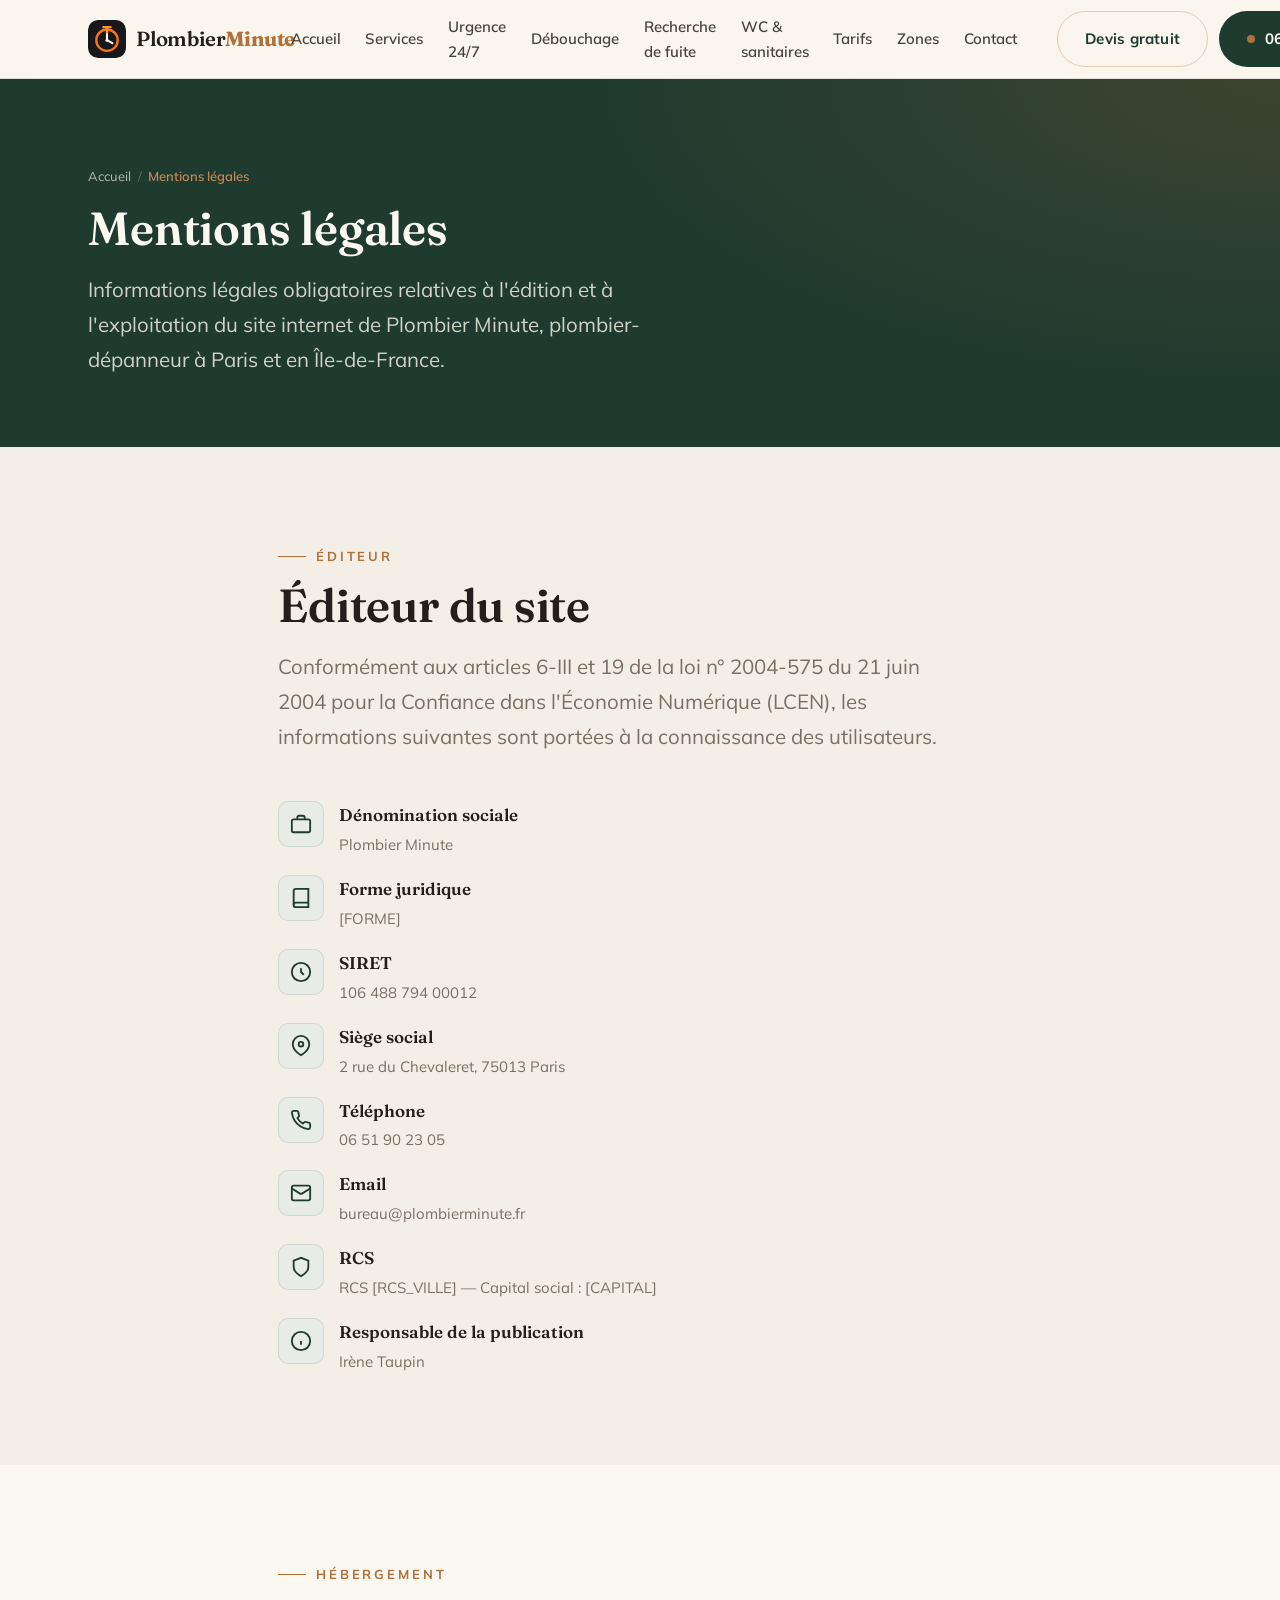
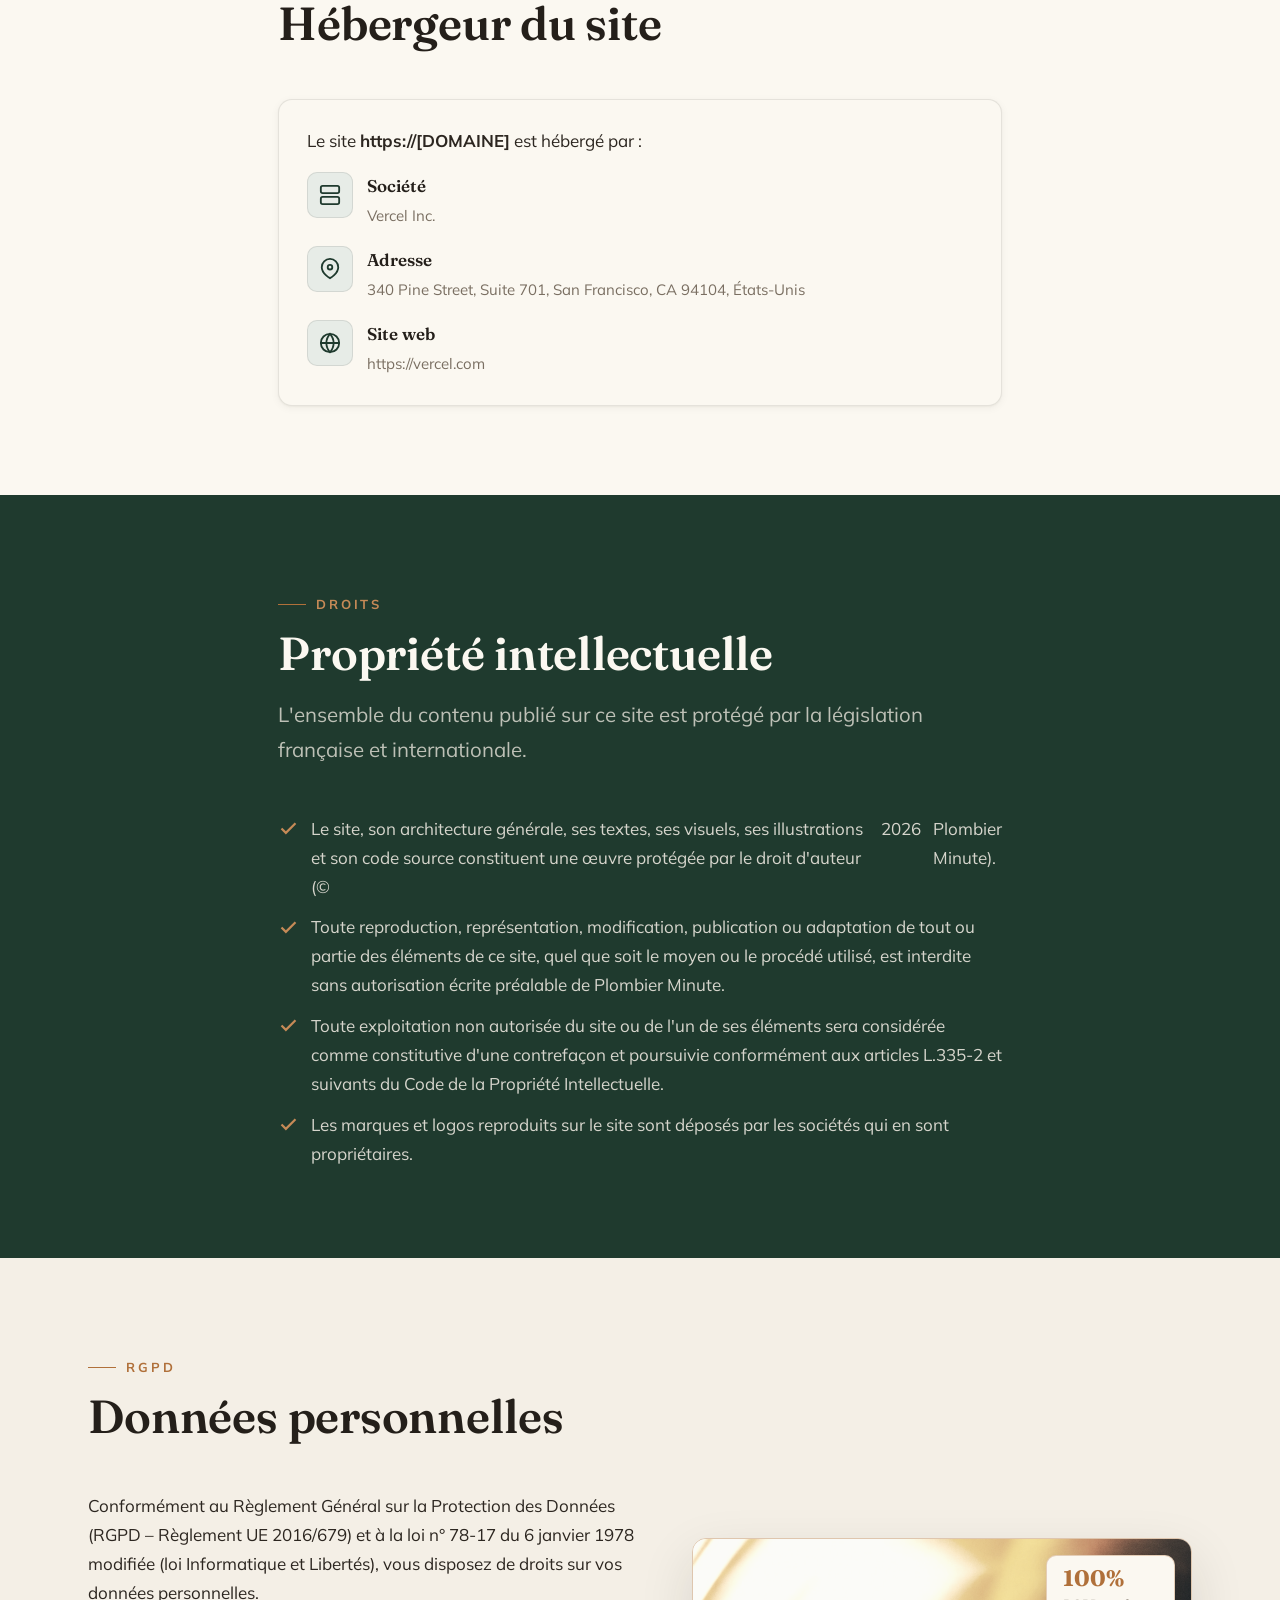
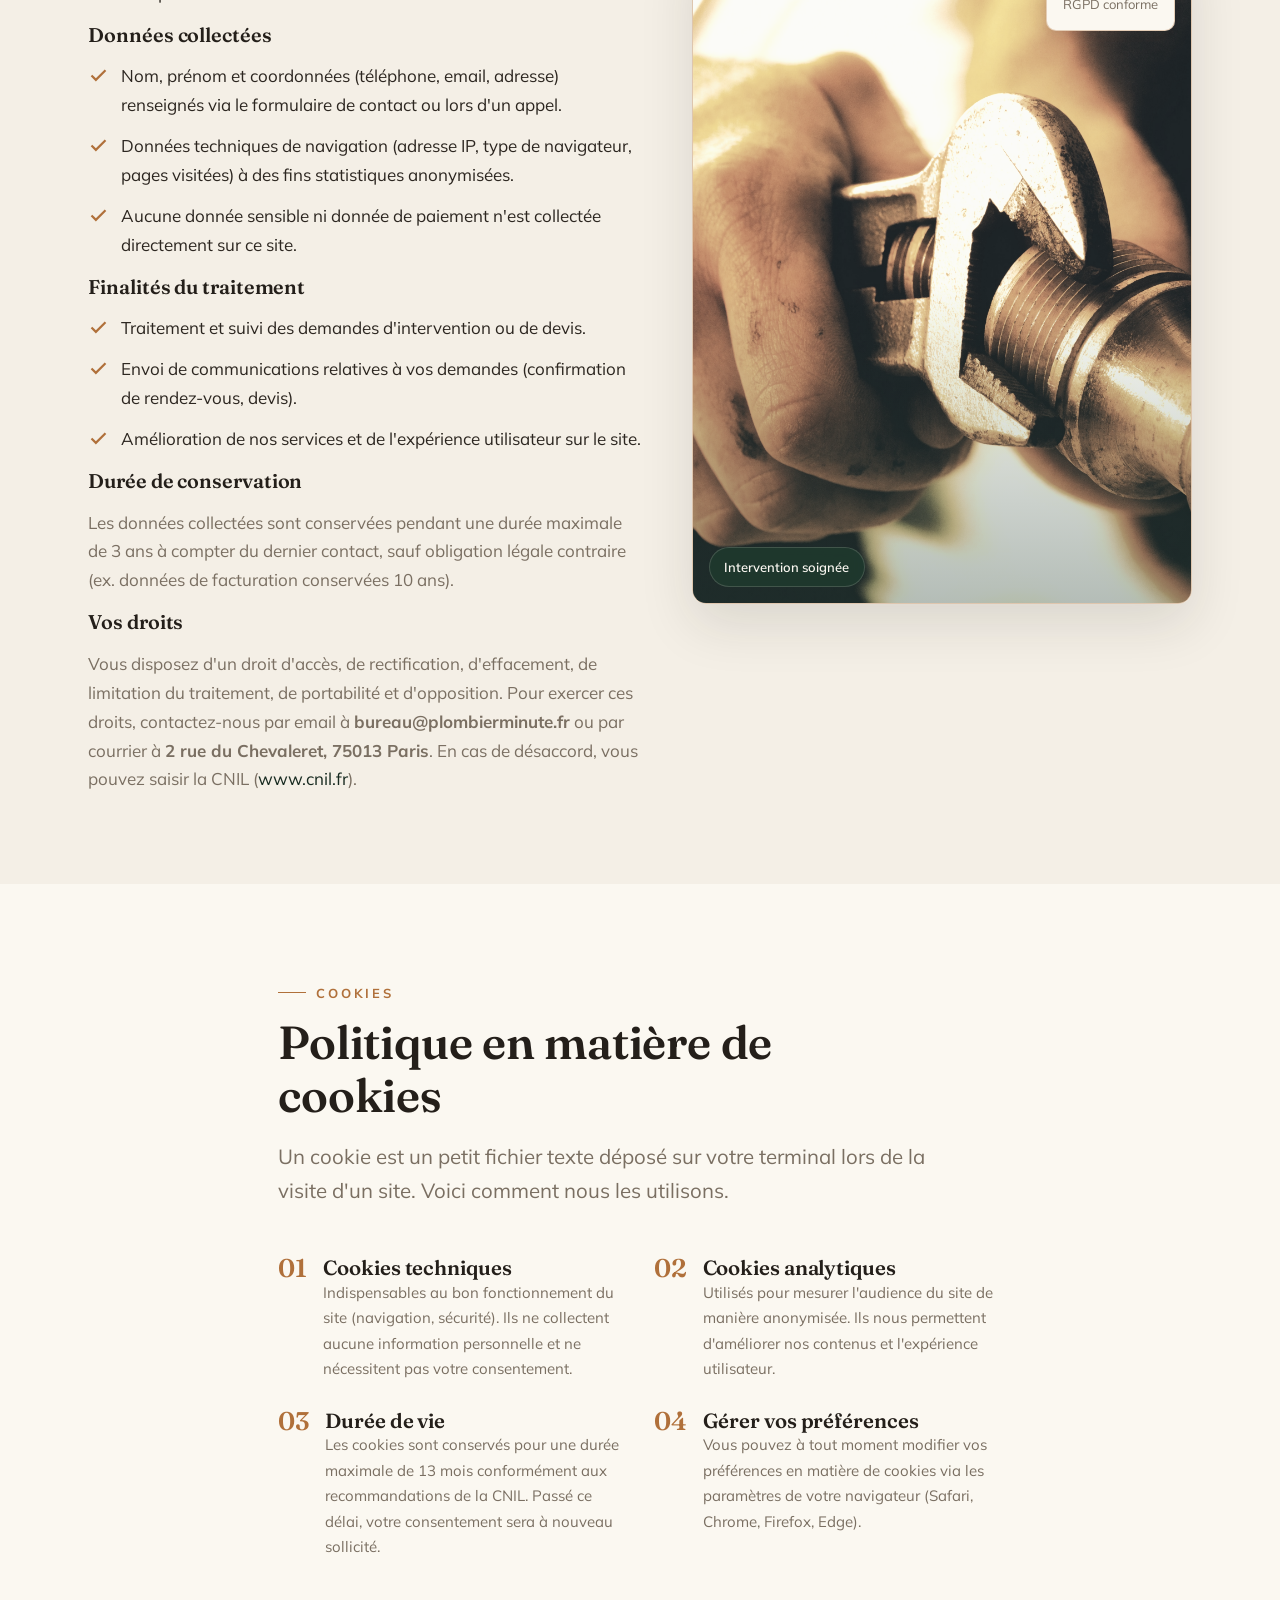
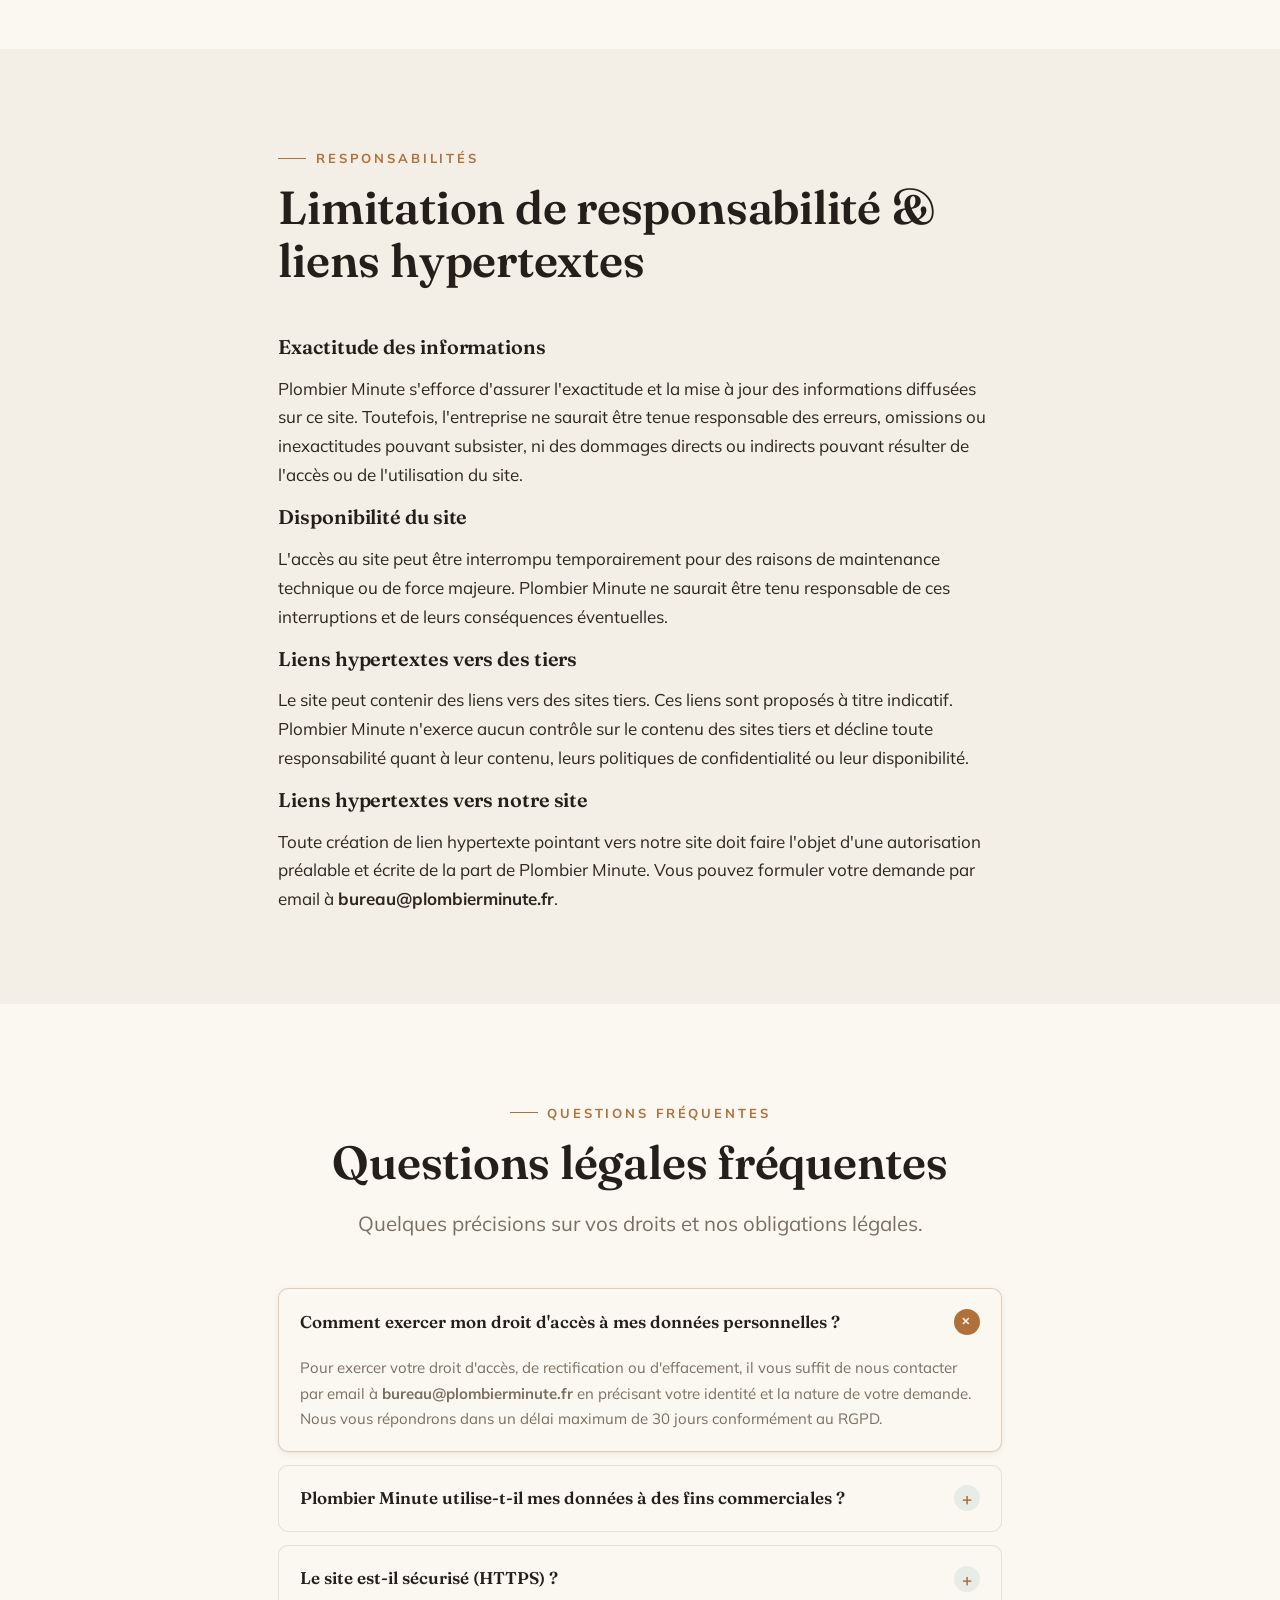
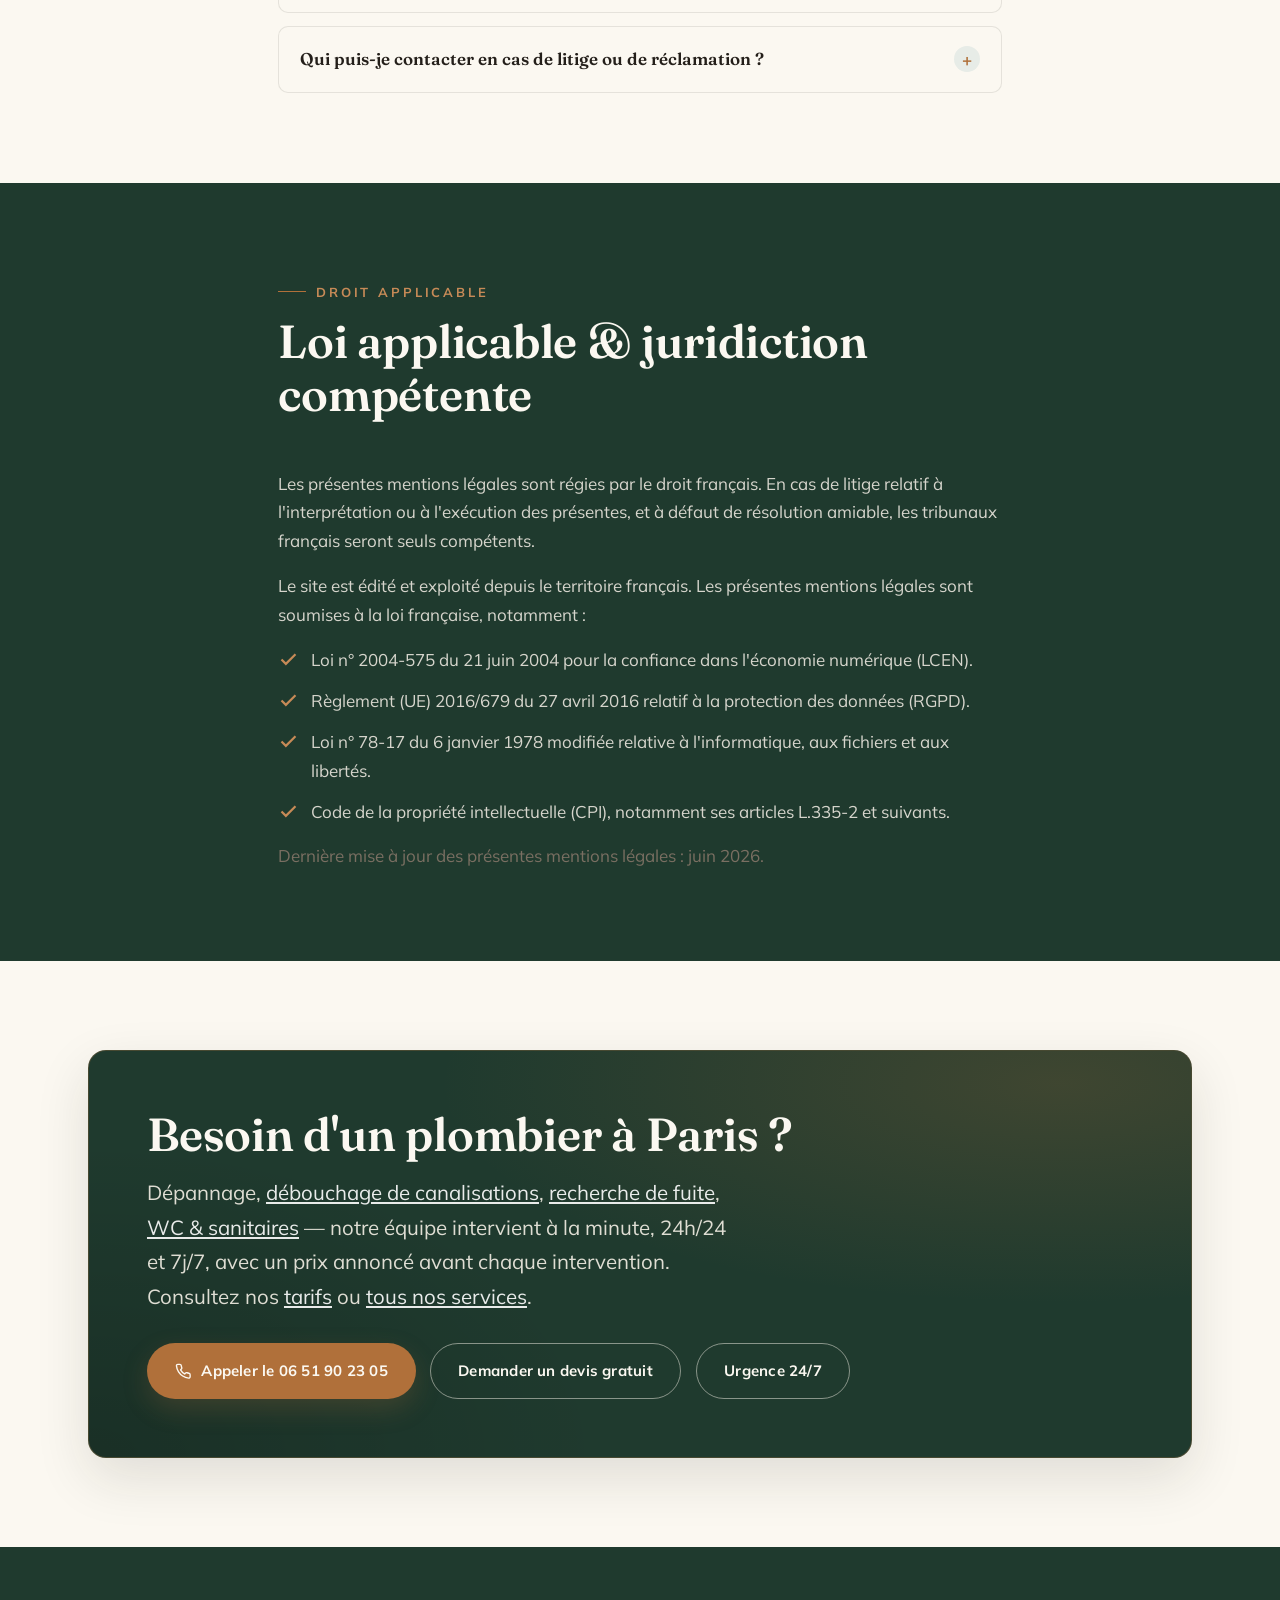
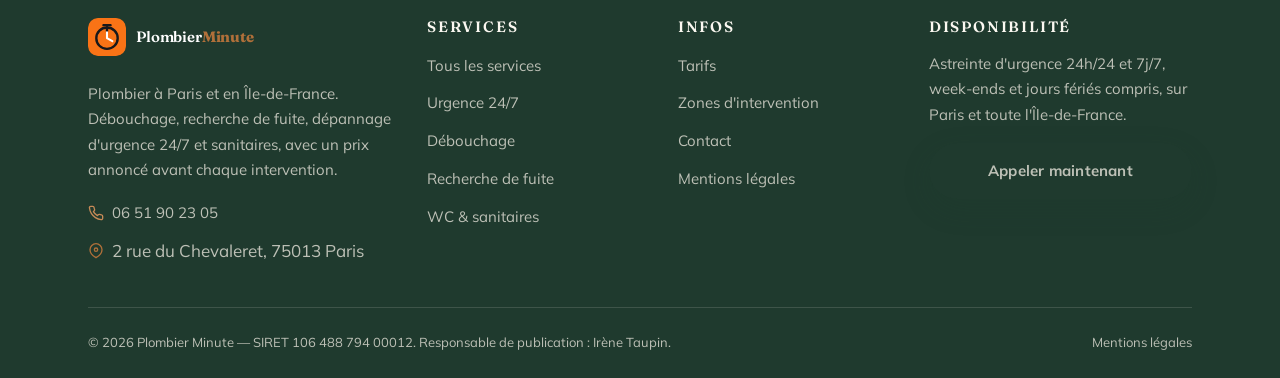
<file: mentions-legales.html>
<!DOCTYPE html>
<html lang="fr">
<head>
  <title>Mentions légales | Plombier Minute</title>
  <meta name="description" content="Mentions légales de Plombier Minute — plombier à Paris et Île-de-France. Éditeur, hébergeur, propriété intellectuelle, données personnelles. Appelez le 06 51 90 23 05.">
  <link rel="canonical" href="https://[DOMAINE]/mentions-legales.html">
  <meta charset="UTF-8">
  <meta name="viewport" content="width=device-width, initial-scale=1">
  <meta name="theme-color" content="#18181B">
  <link rel="preconnect" href="https://fonts.googleapis.com">
  <link rel="preconnect" href="https://fonts.gstatic.com" crossorigin>
  <link href="https://fonts.googleapis.com/css2?family=Unbounded:wght@600;700;800&family=DM+Sans:wght@400;500;600;700&display=swap" rel="stylesheet">
  <link rel="stylesheet" href="assets/css/styles.css">
  <link rel="icon" href="favicon.svg" type="image/svg+xml">
  <script src="assets/js/main.js" defer></script>
</head>
<body class="page-mentions-legales">

<!-- HEADER : verbatim sur toutes les pages. Pour marquer le lien actif, ajouter class="active" aria-current="page" sur le <a> de la page courante (dans .nav-links ET dans .mobile-menu nav), et le RETIRER de "Accueil". Les pages internes : retirer active/aria-current de index.html. -->
  <header class="site-header">
    <div class="container nav">
      <a class="brand" href="index.html" aria-label="Plombier Minute, accueil">
        <svg class="brand-mark" viewBox="0 0 64 64" aria-hidden="true">
          <rect width="64" height="64" rx="14" fill="#18181B"/>
          <circle cx="32" cy="34" r="18" fill="none" stroke="#F97316" stroke-width="4"/>
          <path d="M26 12h12M32 16v6" stroke="#FB923C" stroke-width="4" stroke-linecap="round"/>
          <path d="M32 34V24M32 34l9 5" stroke="#FFF7ED" stroke-width="3.5" stroke-linecap="round"/>
          <circle cx="32" cy="34" r="2.6" fill="#FFF7ED"/>
        </svg>
        <span>Plombier<b>Minute</b></span>
      </a>

      <nav class="nav-links" aria-label="Navigation principale">
        <a href="index.html">Accueil</a>
        <a href="nos-services.html">Services</a>
        <a href="depannage-urgence.html">Urgence 24/7</a>
        <a href="debouchage-canalisation.html">Débouchage</a>
        <a href="recherche-fuite.html">Recherche de fuite</a>
        <a href="wc-sanitaires.html">WC &amp; sanitaires</a>
        <a href="tarifs.html">Tarifs</a>
        <a href="zones-intervention.html">Zones</a>
        <a href="contact.html">Contact</a>
      </nav>

      <div class="nav-cta">
        <a class="btn btn-ghost" href="contact.html">Devis gratuit</a>
        <a class="btn btn-call" href="tel:0651902305" aria-label="Appeler le 06 51 90 23 05">
          <span class="pulse-dot" aria-hidden="true"></span> 06 51 90 23 05
        </a>
        <button class="nav-toggle" type="button" aria-label="Ouvrir le menu" aria-expanded="false" aria-controls="mobile-menu">
          <span class="bars" aria-hidden="true"><span></span><span></span><span></span></span>
        </button>
      </div>
    </div>
  </header>

  <!-- MOBILE MENU : verbatim. Mettre active/aria-current sur le bon <a>. -->
  <div class="mobile-menu" id="mobile-menu" hidden>
    <div class="backdrop" data-close></div>
    <div class="panel" role="dialog" aria-modal="true" aria-label="Menu de navigation">
      <div class="mm-head">
        <span class="brand"><span>Plombier<b>Minute</b></span></span>
        <button class="mm-close" type="button" aria-label="Fermer le menu" data-close>&times;</button>
      </div>
      <nav aria-label="Navigation mobile">
        <a href="index.html">Accueil</a>
        <a href="nos-services.html">Services</a>
        <a href="depannage-urgence.html">Urgence 24/7</a>
        <a href="debouchage-canalisation.html">Débouchage</a>
        <a href="recherche-fuite.html">Recherche de fuite</a>
        <a href="wc-sanitaires.html">WC &amp; sanitaires</a>
        <a href="tarifs.html">Tarifs</a>
        <a href="zones-intervention.html">Zones</a>
        <a href="contact.html">Contact</a>
      </nav>
      <div class="mm-foot">
        <a class="btn btn-primary btn-block" href="tel:0651902305">Appeler 06 51 90 23 05</a>
        <a class="btn btn-ghost btn-block" href="contact.html">Demander un devis</a>
      </div>
    </div>
  </div>

  <main>

    <!-- PAGE HERO -->
    <section class="page-hero">
      <div class="container">
        <nav class="breadcrumb" aria-label="Fil d'Ariane">
          <ol>
            <li><a href="index.html">Accueil</a></li>
            <li><span aria-current="page">Mentions légales</span></li>
          </ol>
        </nav>
        <h1>Mentions légales</h1>
        <p>Informations légales obligatoires relatives à l'édition et à l'exploitation du site internet de Plombier Minute, plombier-dépanneur à Paris et en Île-de-France.</p>
      </div>
    </section>

    <!-- SECTION 1 : ÉDITEUR DU SITE -->
    <section class="section section--cream">
      <div class="container container--narrow">
        <div class="reveal">
          <div class="section-head">
            <span class="eyebrow">Éditeur</span>
            <h2>Éditeur du site</h2>
            <p class="lead">Conformément aux articles 6-III et 19 de la loi n° 2004-575 du 21 juin 2004 pour la Confiance dans l'Économie Numérique (LCEN), les informations suivantes sont portées à la connaissance des utilisateurs.</p>
          </div>

          <div class="info-list">
            <div class="it">
              <span class="ic">
                <svg viewBox="0 0 24 24" fill="none" stroke="currentColor" stroke-width="2" aria-hidden="true"><rect x="2" y="7" width="20" height="14" rx="2"/><path d="M16 7V5a2 2 0 0 0-2-2h-4a2 2 0 0 0-2 2v2"/></svg>
              </span>
              <div>
                <b>Dénomination sociale</b>
                <span>Plombier Minute</span>
              </div>
            </div>
            <div class="it">
              <span class="ic">
                <svg viewBox="0 0 24 24" fill="none" stroke="currentColor" stroke-width="2" aria-hidden="true"><path d="M4 19.5A2.5 2.5 0 0 1 6.5 17H20"/><path d="M6.5 2H20v20H6.5A2.5 2.5 0 0 1 4 19.5v-15A2.5 2.5 0 0 1 6.5 2z"/></svg>
              </span>
              <div>
                <b>Forme juridique</b>
                <span>[FORME]</span>
              </div>
            </div>
            <div class="it">
              <span class="ic">
                <svg viewBox="0 0 24 24" fill="none" stroke="currentColor" stroke-width="2" aria-hidden="true"><circle cx="12" cy="12" r="10"/><path d="M12 8v4l3 3"/></svg>
              </span>
              <div>
                <b>SIRET</b>
                <span>106 488 794 00012</span>
              </div>
            </div>
            <div class="it">
              <span class="ic">
                <svg viewBox="0 0 24 24" fill="none" stroke="currentColor" stroke-width="2" aria-hidden="true"><path d="M21 10c0 7-9 12-9 12S3 17 3 10a9 9 0 0 1 18 0Z"/><circle cx="12" cy="10" r="2.5"/></svg>
              </span>
              <div>
                <b>Siège social</b>
                <span>2 rue du Chevaleret, 75013 Paris</span>
              </div>
            </div>
            <div class="it">
              <span class="ic">
                <svg viewBox="0 0 24 24" fill="none" stroke="currentColor" stroke-width="2" aria-hidden="true"><path d="M22 16.92v3a2 2 0 0 1-2.18 2 19.8 19.8 0 0 1-8.63-3.07 19.5 19.5 0 0 1-6-6 19.8 19.8 0 0 1-3.07-8.67A2 2 0 0 1 4.11 2h3a2 2 0 0 1 2 1.72c.13.96.36 1.9.7 2.81a2 2 0 0 1-.45 2.11L8.09 9.91a16 16 0 0 0 6 6l1.27-1.27a2 2 0 0 1 2.11-.45c.91.34 1.85.57 2.81.7A2 2 0 0 1 22 16.92Z" stroke-linecap="round" stroke-linejoin="round"/></svg>
              </span>
              <div>
                <b>Téléphone</b>
                <a href="tel:0651902305">06 51 90 23 05</a>
              </div>
            </div>
            <div class="it">
              <span class="ic">
                <svg viewBox="0 0 24 24" fill="none" stroke="currentColor" stroke-width="2" aria-hidden="true"><rect x="2" y="4" width="20" height="16" rx="2"/><path d="m22 7-8.97 5.7a1.94 1.94 0 0 1-2.06 0L2 7"/></svg>
              </span>
              <div>
                <b>Email</b>
                <span>bureau@plombierminute.fr</span>
              </div>
            </div>
            <div class="it">
              <span class="ic">
                <svg viewBox="0 0 24 24" fill="none" stroke="currentColor" stroke-width="2" aria-hidden="true"><path d="M12 22s8-4 8-10V5l-8-3-8 3v7c0 6 8 10 8 10z"/></svg>
              </span>
              <div>
                <b>RCS</b>
                <span>RCS [RCS_VILLE] — Capital social : [CAPITAL]</span>
              </div>
            </div>
            <div class="it">
              <span class="ic">
                <svg viewBox="0 0 24 24" fill="none" stroke="currentColor" stroke-width="2" aria-hidden="true"><circle cx="12" cy="12" r="10"/><path d="M12 16v-4M12 8h.01"/></svg>
              </span>
              <div>
                <b>Responsable de la publication</b>
                <span>Irène Taupin</span>
              </div>
            </div>
          </div>
        </div>
      </div>
    </section>

    <!-- SECTION 2 : HÉBERGEUR -->
    <section class="section section--white">
      <div class="container container--narrow">
        <div class="reveal">
          <div class="section-head">
            <span class="eyebrow">Hébergement</span>
            <h2>Hébergeur du site</h2>
          </div>
          <div class="card">
            <div class="flow">
              <p>Le site <strong>https://[DOMAINE]</strong> est hébergé par :</p>
              <div class="info-list">
                <div class="it">
                  <span class="ic">
                    <svg viewBox="0 0 24 24" fill="none" stroke="currentColor" stroke-width="2" aria-hidden="true"><rect x="2" y="2" width="20" height="8" rx="2"/><rect x="2" y="14" width="20" height="8" rx="2"/><path d="M6 6h.01M6 18h.01"/></svg>
                  </span>
                  <div>
                    <b>Société</b>
                    <span>Vercel Inc.</span>
                  </div>
                </div>
                <div class="it">
                  <span class="ic">
                    <svg viewBox="0 0 24 24" fill="none" stroke="currentColor" stroke-width="2" aria-hidden="true"><path d="M21 10c0 7-9 12-9 12S3 17 3 10a9 9 0 0 1 18 0Z"/><circle cx="12" cy="10" r="2.5"/></svg>
                  </span>
                  <div>
                    <b>Adresse</b>
                    <span>340 Pine Street, Suite 701, San Francisco, CA 94104, États-Unis</span>
                  </div>
                </div>
                <div class="it">
                  <span class="ic">
                    <svg viewBox="0 0 24 24" fill="none" stroke="currentColor" stroke-width="2" aria-hidden="true"><circle cx="12" cy="12" r="10"/><path d="M2 12h20M12 2a15.3 15.3 0 0 1 4 10 15.3 15.3 0 0 1-4 10 15.3 15.3 0 0 1-4-10 15.3 15.3 0 0 1 4-10z"/></svg>
                  </span>
                  <div>
                    <b>Site web</b>
                    <a href="https://vercel.com" target="_blank" rel="noopener noreferrer">https://vercel.com</a>
                  </div>
                </div>
              </div>
            </div>
          </div>
        </div>
      </div>
    </section>

    <!-- SECTION 3 : PROPRIÉTÉ INTELLECTUELLE -->
    <section class="section section--ink">
      <div class="container container--narrow">
        <div class="reveal">
          <div class="section-head">
            <span class="eyebrow">Droits</span>
            <h2>Propriété intellectuelle</h2>
            <p>L'ensemble du contenu publié sur ce site est protégé par la législation française et internationale.</p>
          </div>
          <ul class="list-check">
            <li>
              <svg viewBox="0 0 24 24" fill="none" stroke="currentColor" stroke-width="2.5" aria-hidden="true"><path d="M20 6 9 17l-5-5"/></svg>
              Le site, son architecture générale, ses textes, ses visuels, ses illustrations et son code source constituent une œuvre protégée par le droit d'auteur (© <span data-year>2026</span> Plombier Minute).
            </li>
            <li>
              <svg viewBox="0 0 24 24" fill="none" stroke="currentColor" stroke-width="2.5" aria-hidden="true"><path d="M20 6 9 17l-5-5"/></svg>
              Toute reproduction, représentation, modification, publication ou adaptation de tout ou partie des éléments de ce site, quel que soit le moyen ou le procédé utilisé, est interdite sans autorisation écrite préalable de Plombier Minute.
            </li>
            <li>
              <svg viewBox="0 0 24 24" fill="none" stroke="currentColor" stroke-width="2.5" aria-hidden="true"><path d="M20 6 9 17l-5-5"/></svg>
              Toute exploitation non autorisée du site ou de l'un de ses éléments sera considérée comme constitutive d'une contrefaçon et poursuivie conformément aux articles L.335-2 et suivants du Code de la Propriété Intellectuelle.
            </li>
            <li>
              <svg viewBox="0 0 24 24" fill="none" stroke="currentColor" stroke-width="2.5" aria-hidden="true"><path d="M20 6 9 17l-5-5"/></svg>
              Les marques et logos reproduits sur le site sont déposés par les sociétés qui en sont propriétaires.
            </li>
          </ul>
        </div>
      </div>
    </section>

    <!-- SECTION 4 : DONNÉES PERSONNELLES (avec image) -->
    <section class="section section--cream">
      <div class="container">
        <div class="split">
          <div class="reveal-left">
            <div class="section-head">
              <span class="eyebrow">RGPD</span>
              <h2>Données personnelles</h2>
            </div>
            <div class="flow">
              <p>Conformément au Règlement Général sur la Protection des Données (RGPD – Règlement UE 2016/679) et à la loi n° 78-17 du 6 janvier 1978 modifiée (loi Informatique et Libertés), vous disposez de droits sur vos données personnelles.</p>

              <h3 class="mt-3">Données collectées</h3>
              <ul class="list-check mt-2">
                <li>
                  <svg viewBox="0 0 24 24" fill="none" stroke="currentColor" stroke-width="2.5" aria-hidden="true"><path d="M20 6 9 17l-5-5"/></svg>
                  Nom, prénom et coordonnées (téléphone, email, adresse) renseignés via le formulaire de contact ou lors d'un appel.
                </li>
                <li>
                  <svg viewBox="0 0 24 24" fill="none" stroke="currentColor" stroke-width="2.5" aria-hidden="true"><path d="M20 6 9 17l-5-5"/></svg>
                  Données techniques de navigation (adresse IP, type de navigateur, pages visitées) à des fins statistiques anonymisées.
                </li>
                <li>
                  <svg viewBox="0 0 24 24" fill="none" stroke="currentColor" stroke-width="2.5" aria-hidden="true"><path d="M20 6 9 17l-5-5"/></svg>
                  Aucune donnée sensible ni donnée de paiement n'est collectée directement sur ce site.
                </li>
              </ul>

              <h3 class="mt-3">Finalités du traitement</h3>
              <ul class="list-check mt-2">
                <li>
                  <svg viewBox="0 0 24 24" fill="none" stroke="currentColor" stroke-width="2.5" aria-hidden="true"><path d="M20 6 9 17l-5-5"/></svg>
                  Traitement et suivi des demandes d'intervention ou de devis.
                </li>
                <li>
                  <svg viewBox="0 0 24 24" fill="none" stroke="currentColor" stroke-width="2.5" aria-hidden="true"><path d="M20 6 9 17l-5-5"/></svg>
                  Envoi de communications relatives à vos demandes (confirmation de rendez-vous, devis).
                </li>
                <li>
                  <svg viewBox="0 0 24 24" fill="none" stroke="currentColor" stroke-width="2.5" aria-hidden="true"><path d="M20 6 9 17l-5-5"/></svg>
                  Amélioration de nos services et de l'expérience utilisateur sur le site.
                </li>
              </ul>

              <h3 class="mt-3">Durée de conservation</h3>
              <p class="muted">Les données collectées sont conservées pendant une durée maximale de 3 ans à compter du dernier contact, sauf obligation légale contraire (ex. données de facturation conservées 10 ans).</p>

              <h3 class="mt-3">Vos droits</h3>
              <p class="muted">Vous disposez d'un droit d'accès, de rectification, d'effacement, de limitation du traitement, de portabilité et d'opposition. Pour exercer ces droits, contactez-nous par email à <strong>bureau@plombierminute.fr</strong> ou par courrier à <strong>2 rue du Chevaleret, 75013 Paris</strong>. En cas de désaccord, vous pouvez saisir la CNIL (<a href="https://www.cnil.fr" target="_blank" rel="noopener noreferrer" style="color:var(--c-primary-700)">www.cnil.fr</a>).</p>
            </div>
          </div>
          <div class="reveal-zoom">
            <div class="imgwrap imgwrap--tall">
              <img src="assets/images/detail.jpg" alt="Détail d'une intervention de plomberie réalisée par Plombier Minute à Paris">
              <span class="tag">Intervention soignée</span>
              <span class="float-stat">
                <b>100%</b>
                <span>RGPD conforme</span>
              </span>
            </div>
          </div>
        </div>
      </div>
    </section>

    <!-- SECTION 5 : COOKIES -->
    <section class="section section--white">
      <div class="container container--narrow">
        <div class="reveal">
          <div class="section-head">
            <span class="eyebrow">Cookies</span>
            <h2>Politique en matière de cookies</h2>
            <p>Un cookie est un petit fichier texte déposé sur votre terminal lors de la visite d'un site. Voici comment nous les utilisons.</p>
          </div>

          <div class="grid grid-2">
            <div class="card-feature" data-delay="1">
              <span class="num">01</span>
              <div>
                <h3>Cookies techniques</h3>
                <p>Indispensables au bon fonctionnement du site (navigation, sécurité). Ils ne collectent aucune information personnelle et ne nécessitent pas votre consentement.</p>
              </div>
            </div>
            <div class="card-feature" data-delay="2">
              <span class="num">02</span>
              <div>
                <h3>Cookies analytiques</h3>
                <p>Utilisés pour mesurer l'audience du site de manière anonymisée. Ils nous permettent d'améliorer nos contenus et l'expérience utilisateur.</p>
              </div>
            </div>
            <div class="card-feature" data-delay="3">
              <span class="num">03</span>
              <div>
                <h3>Durée de vie</h3>
                <p>Les cookies sont conservés pour une durée maximale de 13 mois conformément aux recommandations de la CNIL. Passé ce délai, votre consentement sera à nouveau sollicité.</p>
              </div>
            </div>
            <div class="card-feature" data-delay="4">
              <span class="num">04</span>
              <div>
                <h3>Gérer vos préférences</h3>
                <p>Vous pouvez à tout moment modifier vos préférences en matière de cookies via les paramètres de votre navigateur (Safari, Chrome, Firefox, Edge).</p>
              </div>
            </div>
          </div>
        </div>
      </div>
    </section>

    <!-- SECTION 6 : RESPONSABILITÉ & LIENS -->
    <section class="section section--cream">
      <div class="container container--narrow">
        <div class="reveal">
          <div class="section-head">
            <span class="eyebrow">Responsabilités</span>
            <h2>Limitation de responsabilité &amp; liens hypertextes</h2>
          </div>

          <div class="flow">
            <h3>Exactitude des informations</h3>
            <p>Plombier Minute s'efforce d'assurer l'exactitude et la mise à jour des informations diffusées sur ce site. Toutefois, l'entreprise ne saurait être tenue responsable des erreurs, omissions ou inexactitudes pouvant subsister, ni des dommages directs ou indirects pouvant résulter de l'accès ou de l'utilisation du site.</p>

            <h3 class="mt-3">Disponibilité du site</h3>
            <p>L'accès au site peut être interrompu temporairement pour des raisons de maintenance technique ou de force majeure. Plombier Minute ne saurait être tenu responsable de ces interruptions et de leurs conséquences éventuelles.</p>

            <h3 class="mt-3">Liens hypertextes vers des tiers</h3>
            <p>Le site peut contenir des liens vers des sites tiers. Ces liens sont proposés à titre indicatif. Plombier Minute n'exerce aucun contrôle sur le contenu des sites tiers et décline toute responsabilité quant à leur contenu, leurs politiques de confidentialité ou leur disponibilité.</p>

            <h3 class="mt-3">Liens hypertextes vers notre site</h3>
            <p>Toute création de lien hypertexte pointant vers notre site doit faire l'objet d'une autorisation préalable et écrite de la part de Plombier Minute. Vous pouvez formuler votre demande par email à <strong>bureau@plombierminute.fr</strong>.</p>
          </div>
        </div>
      </div>
    </section>

    <!-- SECTION 7 : FAQ LÉGALE -->
    <section class="section section--white">
      <div class="container container--narrow">
        <div class="reveal">
          <div class="section-head section-head--center">
            <span class="eyebrow">Questions fréquentes</span>
            <h2>Questions légales fréquentes</h2>
            <p>Quelques précisions sur vos droits et nos obligations légales.</p>
          </div>

          <div class="faq">
            <details open>
              <summary>
                Comment exercer mon droit d'accès à mes données personnelles ?
                <span class="ico" aria-hidden="true">+</span>
              </summary>
              <div class="faq-body">
                <p>Pour exercer votre droit d'accès, de rectification ou d'effacement, il vous suffit de nous contacter par email à <strong>bureau@plombierminute.fr</strong> en précisant votre identité et la nature de votre demande. Nous vous répondrons dans un délai maximum de 30 jours conformément au RGPD.</p>
              </div>
            </details>

            <details>
              <summary>
                Plombier Minute utilise-t-il mes données à des fins commerciales ?
                <span class="ico" aria-hidden="true">+</span>
              </summary>
              <div class="faq-body">
                <p>Vos données ne sont jamais vendues ni cédées à des tiers à des fins commerciales. Elles sont utilisées uniquement dans le cadre de la relation contractuelle (traitement de votre demande d'intervention, envoi de votre devis) et ne font pas l'objet de prospection commerciale sans votre consentement explicite.</p>
              </div>
            </details>

            <details>
              <summary>
                Le site est-il sécurisé (HTTPS) ?
                <span class="ico" aria-hidden="true">+</span>
              </summary>
              <div class="faq-body">
                <p>Oui. Le site <strong>https://[DOMAINE]</strong> est servi exclusivement en HTTPS (protocole TLS), ce qui garantit le chiffrement des échanges entre votre navigateur et nos serveurs. Aucune donnée transmise via les formulaires du site ne transite en clair sur le réseau.</p>
              </div>
            </details>

            <details>
              <summary>
                Qui puis-je contacter en cas de litige ou de réclamation ?
                <span class="ico" aria-hidden="true">+</span>
              </summary>
              <div class="faq-body">
                <p>En cas de litige, vous pouvez nous contacter en priorité par téléphone au <a href="tel:0651902305" style="color:var(--c-primary-700);font-weight:600">06 51 90 23 05</a> ou par email à <strong>bureau@plombierminute.fr</strong>. En l'absence de résolution amiable, vous pouvez saisir un médiateur agréé ou la Commission nationale de l'informatique et des libertés (<a href="https://www.cnil.fr" target="_blank" rel="noopener noreferrer" style="color:var(--c-primary-700)">CNIL</a>) pour tout litige relatif à vos données personnelles.</p>
              </div>
            </details>
          </div>
        </div>
      </div>
    </section>

    <!-- SECTION 8 : LOI APPLICABLE -->
    <section class="section section--ink">
      <div class="container container--narrow">
        <div class="reveal">
          <div class="section-head">
            <span class="eyebrow">Droit applicable</span>
            <h2>Loi applicable &amp; juridiction compétente</h2>
          </div>
          <div class="flow">
            <p>Les présentes mentions légales sont régies par le droit français. En cas de litige relatif à l'interprétation ou à l'exécution des présentes, et à défaut de résolution amiable, les tribunaux français seront seuls compétents.</p>
            <p>Le site est édité et exploité depuis le territoire français. Les présentes mentions légales sont soumises à la loi française, notamment :</p>
            <ul class="list-check mt-2">
              <li>
                <svg viewBox="0 0 24 24" fill="none" stroke="currentColor" stroke-width="2.5" aria-hidden="true"><path d="M20 6 9 17l-5-5"/></svg>
                Loi n° 2004-575 du 21 juin 2004 pour la confiance dans l'économie numérique (LCEN).
              </li>
              <li>
                <svg viewBox="0 0 24 24" fill="none" stroke="currentColor" stroke-width="2.5" aria-hidden="true"><path d="M20 6 9 17l-5-5"/></svg>
                Règlement (UE) 2016/679 du 27 avril 2016 relatif à la protection des données (RGPD).
              </li>
              <li>
                <svg viewBox="0 0 24 24" fill="none" stroke="currentColor" stroke-width="2.5" aria-hidden="true"><path d="M20 6 9 17l-5-5"/></svg>
                Loi n° 78-17 du 6 janvier 1978 modifiée relative à l'informatique, aux fichiers et aux libertés.
              </li>
              <li>
                <svg viewBox="0 0 24 24" fill="none" stroke="currentColor" stroke-width="2.5" aria-hidden="true"><path d="M20 6 9 17l-5-5"/></svg>
                Code de la propriété intellectuelle (CPI), notamment ses articles L.335-2 et suivants.
              </li>
            </ul>
            <p class="muted mt-3">Dernière mise à jour des présentes mentions légales : juin 2026.</p>
          </div>
        </div>
      </div>
    </section>

    <!-- SECTION 9 : MAILLAGE INTERNE / CTA -->
    <section class="section section--white">
      <div class="container">
        <div class="cta-band reveal-zoom">
          <h2>Besoin d'un plombier à Paris ?</h2>
          <p>Dépannage, <a href="debouchage-canalisation.html" style="color:rgba(255,255,255,.9);text-decoration:underline">débouchage de canalisations</a>, <a href="recherche-fuite.html" style="color:rgba(255,255,255,.9);text-decoration:underline">recherche de fuite</a>, <a href="wc-sanitaires.html" style="color:rgba(255,255,255,.9);text-decoration:underline">WC &amp; sanitaires</a> — notre équipe intervient à la minute, 24h/24 et 7j/7, avec un prix annoncé avant chaque intervention. Consultez nos <a href="tarifs.html" style="color:rgba(255,255,255,.9);text-decoration:underline">tarifs</a> ou <a href="nos-services.html" style="color:rgba(255,255,255,.9);text-decoration:underline">tous nos services</a>.</p>
          <div class="btn-row">
            <a class="btn btn-primary" href="tel:0651902305">
              <svg viewBox="0 0 24 24" fill="none" stroke="currentColor" stroke-width="2" aria-hidden="true"><path d="M22 16.92v3a2 2 0 0 1-2.18 2 19.8 19.8 0 0 1-8.63-3.07 19.5 19.5 0 0 1-6-6 19.8 19.8 0 0 1-3.07-8.67A2 2 0 0 1 4.11 2h3a2 2 0 0 1 2 1.72c.13.96.36 1.9.7 2.81a2 2 0 0 1-.45 2.11L8.09 9.91a16 16 0 0 0 6 6l1.27-1.27a2 2 0 0 1 2.11-.45c.91.34 1.85.57 2.81.7A2 2 0 0 1 22 16.92Z" stroke-linecap="round" stroke-linejoin="round"/></svg>
              Appeler le 06 51 90 23 05
            </a>
            <a class="btn btn-ghost" href="contact.html">Demander un devis gratuit</a>
            <a class="btn btn-ghost" href="depannage-urgence.html">Urgence 24/7</a>
          </div>
        </div>
      </div>
    </section>

  </main>

<!-- FOOTER : verbatim sur toutes les pages. -->
  <footer class="site-footer">
    <div class="container">
      <div class="footer-grid">
        <div>
          <a class="brand" href="index.html">
            <svg class="brand-mark" viewBox="0 0 64 64" aria-hidden="true">
              <rect width="64" height="64" rx="14" fill="#F97316"/>
              <circle cx="32" cy="34" r="18" fill="none" stroke="#18181B" stroke-width="4"/>
              <path d="M26 12h12M32 16v6" stroke="#18181B" stroke-width="4" stroke-linecap="round"/>
              <path d="M32 34V24M32 34l9 5" stroke="#fff" stroke-width="3.5" stroke-linecap="round"/>
            </svg>
            <span style="color:#fff">Plombier<b style="color:var(--c-accent)">Minute</b></span>
          </a>
          <p class="mt-2">Plombier à Paris et en Île-de-France. Débouchage, recherche de fuite, dépannage d'urgence 24/7 et sanitaires, avec un prix annoncé avant chaque intervention.</p>
          <div class="footer-contact">
            <a href="tel:0651902305"><svg viewBox="0 0 24 24" fill="none" stroke="currentColor" stroke-width="2" aria-hidden="true"><path d="M22 16.92v3a2 2 0 0 1-2.18 2 19.8 19.8 0 0 1-8.63-3.07 19.5 19.5 0 0 1-6-6 19.8 19.8 0 0 1-3.07-8.67A2 2 0 0 1 4.11 2h3a2 2 0 0 1 2 1.72c.13.96.36 1.9.7 2.81a2 2 0 0 1-.45 2.11L8.09 9.91a16 16 0 0 0 6 6l1.27-1.27a2 2 0 0 1 2.11-.45c.91.34 1.85.57 2.81.7A2 2 0 0 1 22 16.92Z" stroke-linecap="round" stroke-linejoin="round"/></svg> 06 51 90 23 05</a>
            <span style="display:inline-flex;gap:.5rem;align-items:center"><svg viewBox="0 0 24 24" fill="none" stroke="var(--c-accent)" stroke-width="2" aria-hidden="true" style="width:16px;height:16px;flex:none"><path d="M21 10c0 7-9 12-9 12S3 17 3 10a9 9 0 0 1 18 0Z"/><circle cx="12" cy="10" r="2.5"/></svg> 2 rue du Chevaleret, 75013 Paris</span>
          </div>
        </div>
        <div>
          <h4>Services</h4>
          <ul>
            <li><a href="nos-services.html">Tous les services</a></li>
            <li><a href="depannage-urgence.html">Urgence 24/7</a></li>
            <li><a href="debouchage-canalisation.html">Débouchage</a></li>
            <li><a href="recherche-fuite.html">Recherche de fuite</a></li>
            <li><a href="wc-sanitaires.html">WC &amp; sanitaires</a></li>
          </ul>
        </div>
        <div>
          <h4>Infos</h4>
          <ul>
            <li><a href="tarifs.html">Tarifs</a></li>
            <li><a href="zones-intervention.html">Zones d'intervention</a></li>
            <li><a href="contact.html">Contact</a></li>
            <li><a href="mentions-legales.html">Mentions légales</a></li>
          </ul>
        </div>
        <div>
          <h4>Disponibilité</h4>
          <p>Astreinte d'urgence 24h/24 et 7j/7, week-ends et jours fériés compris, sur Paris et toute l'Île-de-France.</p>
          <a class="btn btn-primary btn-block mt-2" href="tel:0651902305">Appeler maintenant</a>
        </div>
      </div>
      <div class="footer-bottom">
        <span>&copy; <span data-year>2026</span> Plombier Minute — SIRET 106 488 794 00012. Responsable de publication : Irène Taupin.</span>
        <span><a href="mentions-legales.html">Mentions légales</a></span>
      </div>
    </div>
  </footer>

  <!-- STICKY MOBILE CALL BAR : verbatim, juste avant le schema/fin de body. -->
  <div class="callbar" aria-hidden="false">
    <a class="btn btn-ghost" href="contact.html" style="--btn-fg:#fff;border-color:rgba(255,255,255,.4)">Devis</a>
    <a class="btn btn-primary" href="tel:0651902305">
      <svg viewBox="0 0 24 24" fill="none" stroke="currentColor" stroke-width="2" aria-hidden="true"><path d="M22 16.92v3a2 2 0 0 1-2.18 2 19.8 19.8 0 0 1-8.63-3.07 19.5 19.5 0 0 1-6-6 19.8 19.8 0 0 1-3.07-8.67A2 2 0 0 1 4.11 2h3a2 2 0 0 1 2 1.72c.13.96.36 1.9.7 2.81a2 2 0 0 1-.45 2.11L8.09 9.91a16 16 0 0 0 6 6l1.27-1.27a2 2 0 0 1 2.11-.45c.91.34 1.85.57 2.81.7A2 2 0 0 1 22 16.92Z" stroke-linecap="round" stroke-linejoin="round"/></svg>
      Appeler
    </a>
  </div>

  <!-- LocalBusiness schema (verbatim, fin de body) -->
  <script type="application/ld+json">
  {
    "@context": "https://schema.org",
    "@type": "Plumber",
    "name": "Plombier Minute",
    "image": "https://[DOMAINE]/assets/images/hero.jpg",
    "url": "https://[DOMAINE]/",
    "telephone": "+33651902305",
    "priceRange": "€€",
    "address": {
      "@type": "PostalAddress",
      "streetAddress": "2 rue du Chevaleret, 75013 Paris",
      "addressLocality": "Paris",
      "addressRegion": "Île-de-France",
      "addressCountry": "FR"
    },
    "areaServed": "Paris et Île-de-France",
    "openingHoursSpecification": {
      "@type": "OpeningHoursSpecification",
      "dayOfWeek": ["Monday","Tuesday","Wednesday","Thursday","Friday","Saturday","Sunday"],
      "opens": "00:00",
      "closes": "23:59"
    }
  }
  </script>
</body>
</html>
</file>
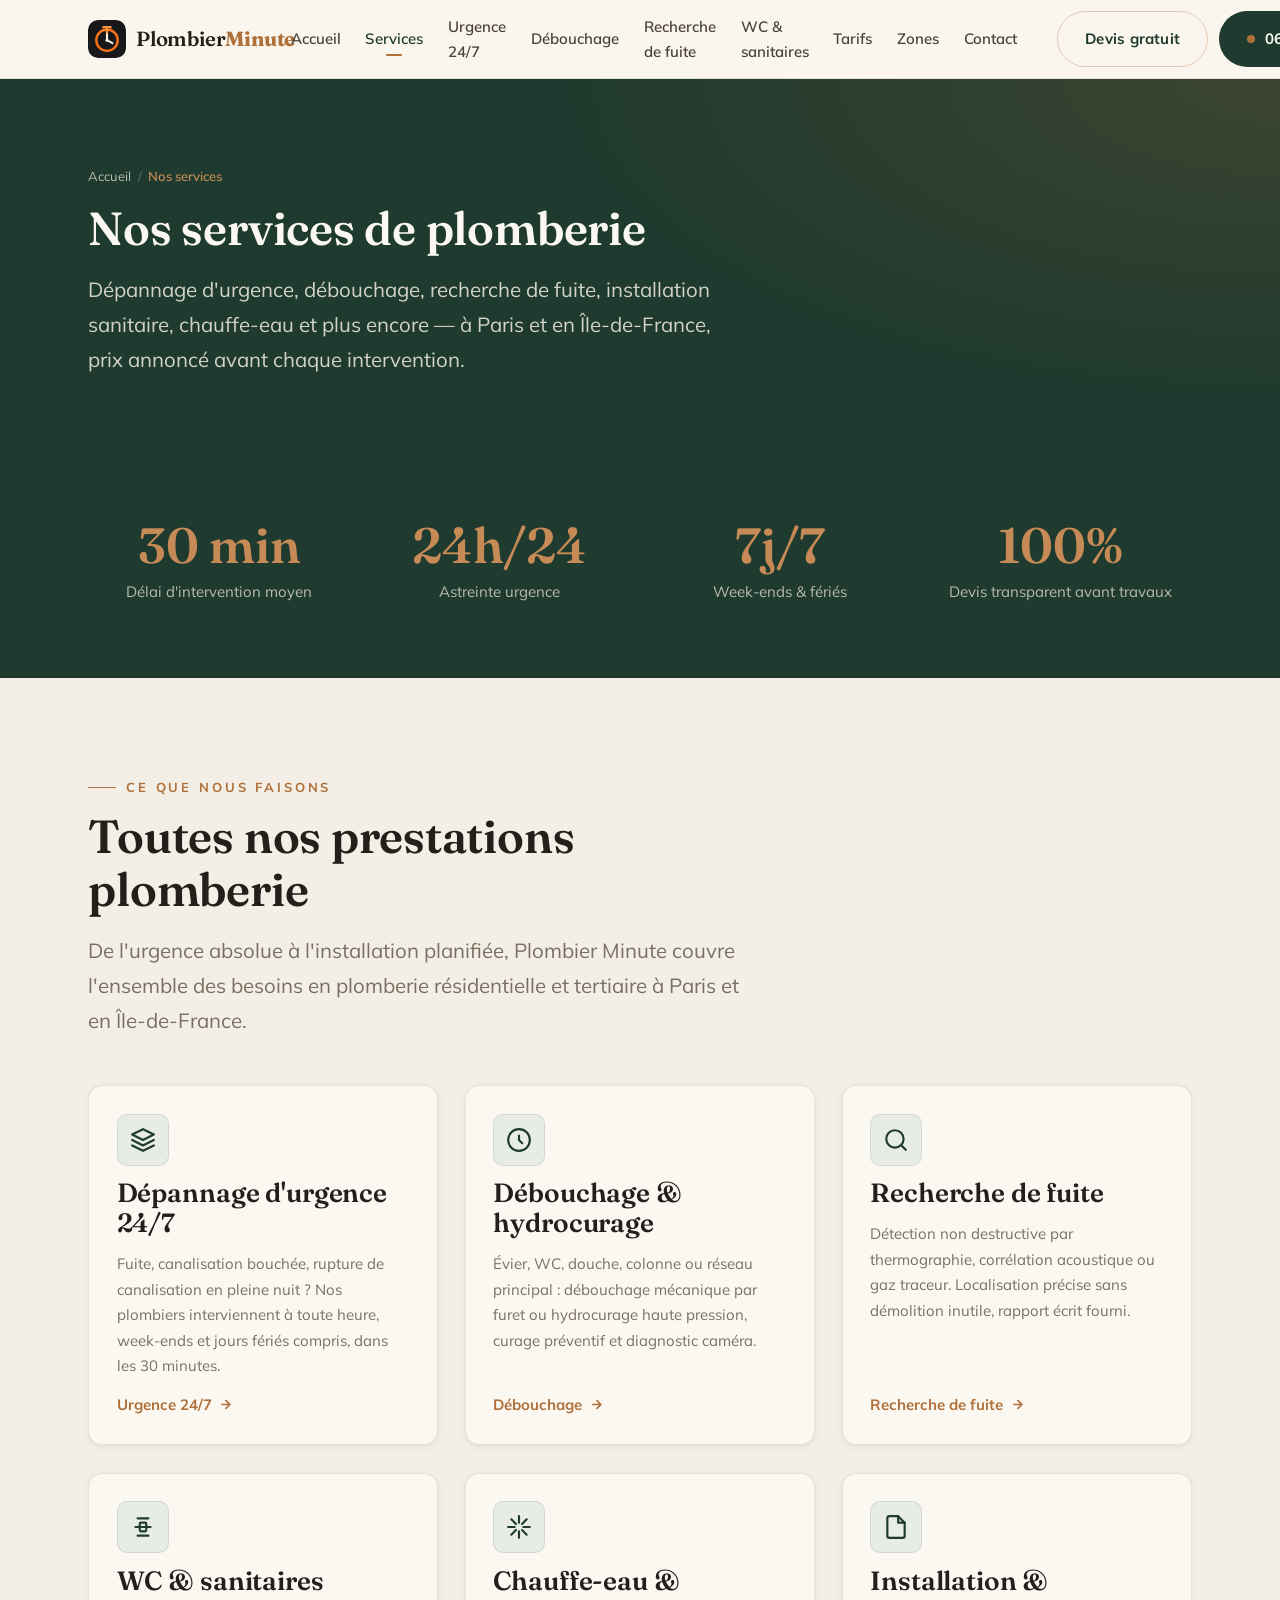
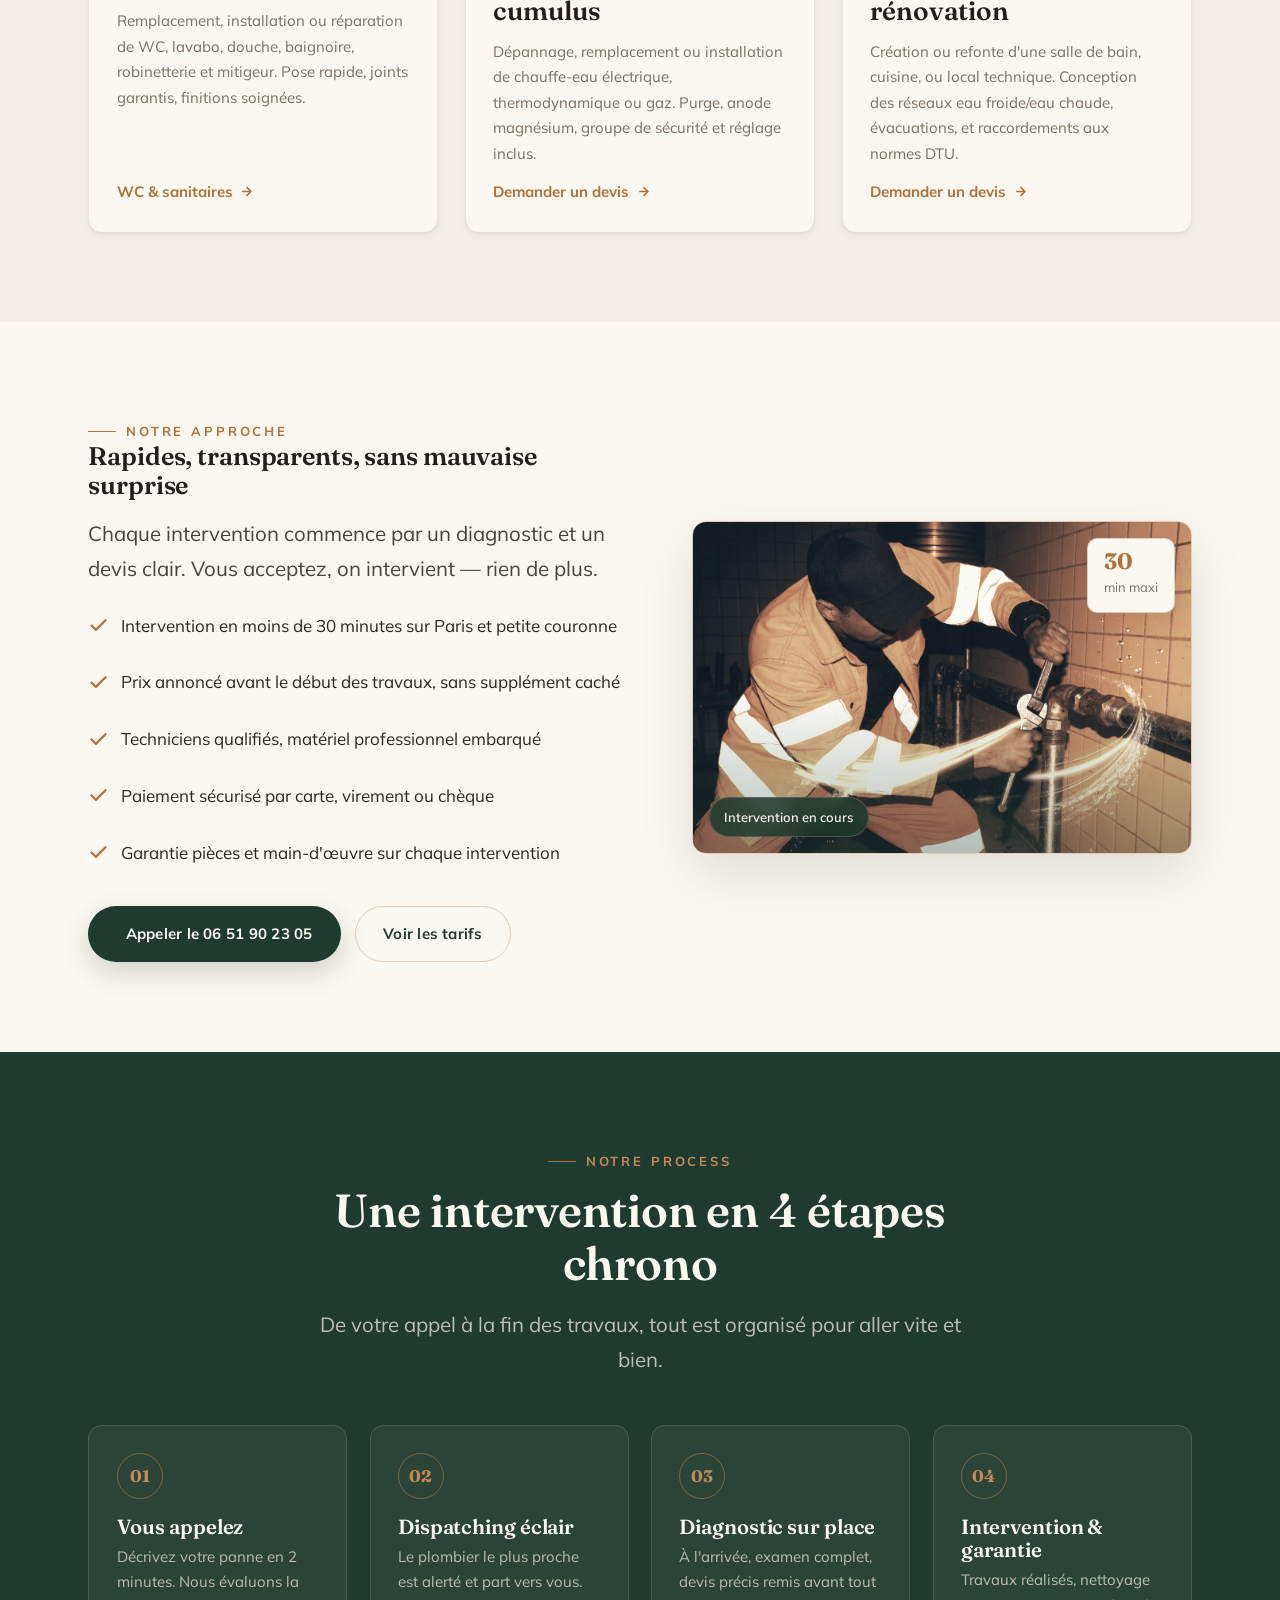
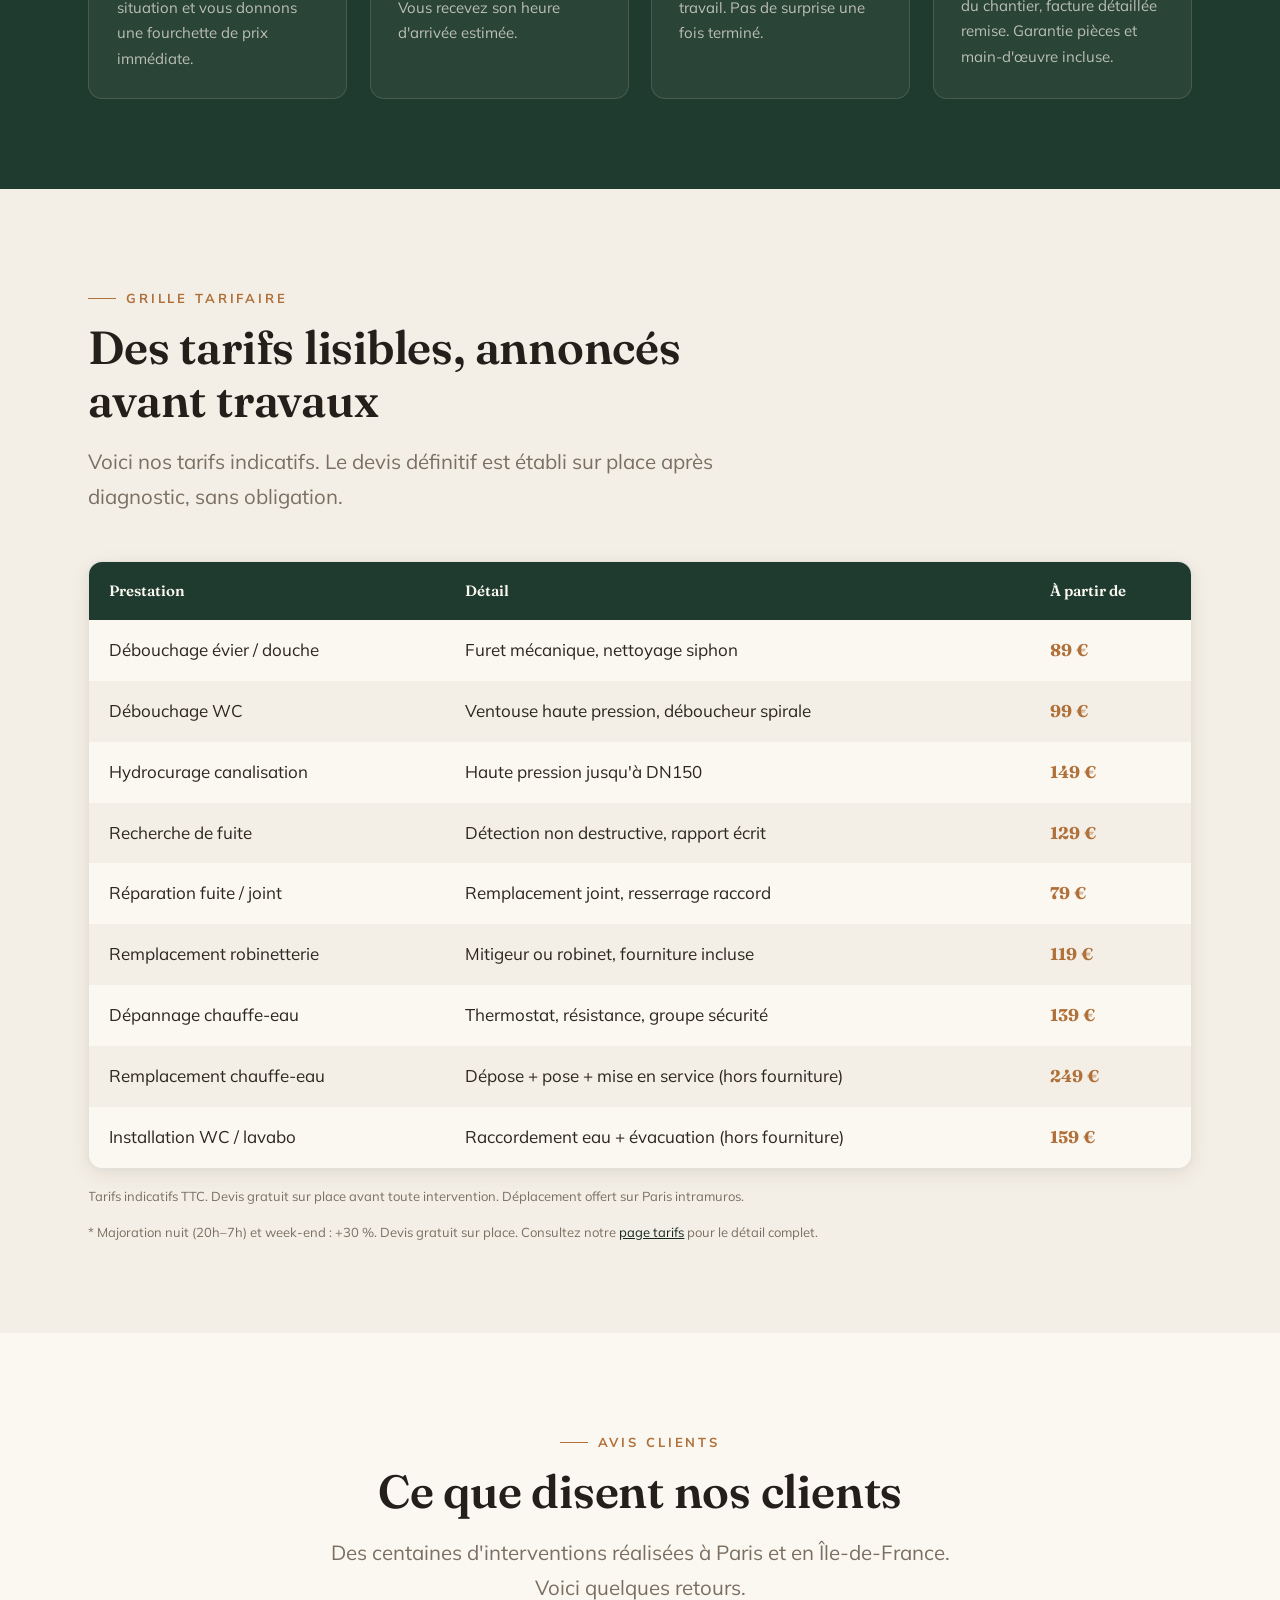
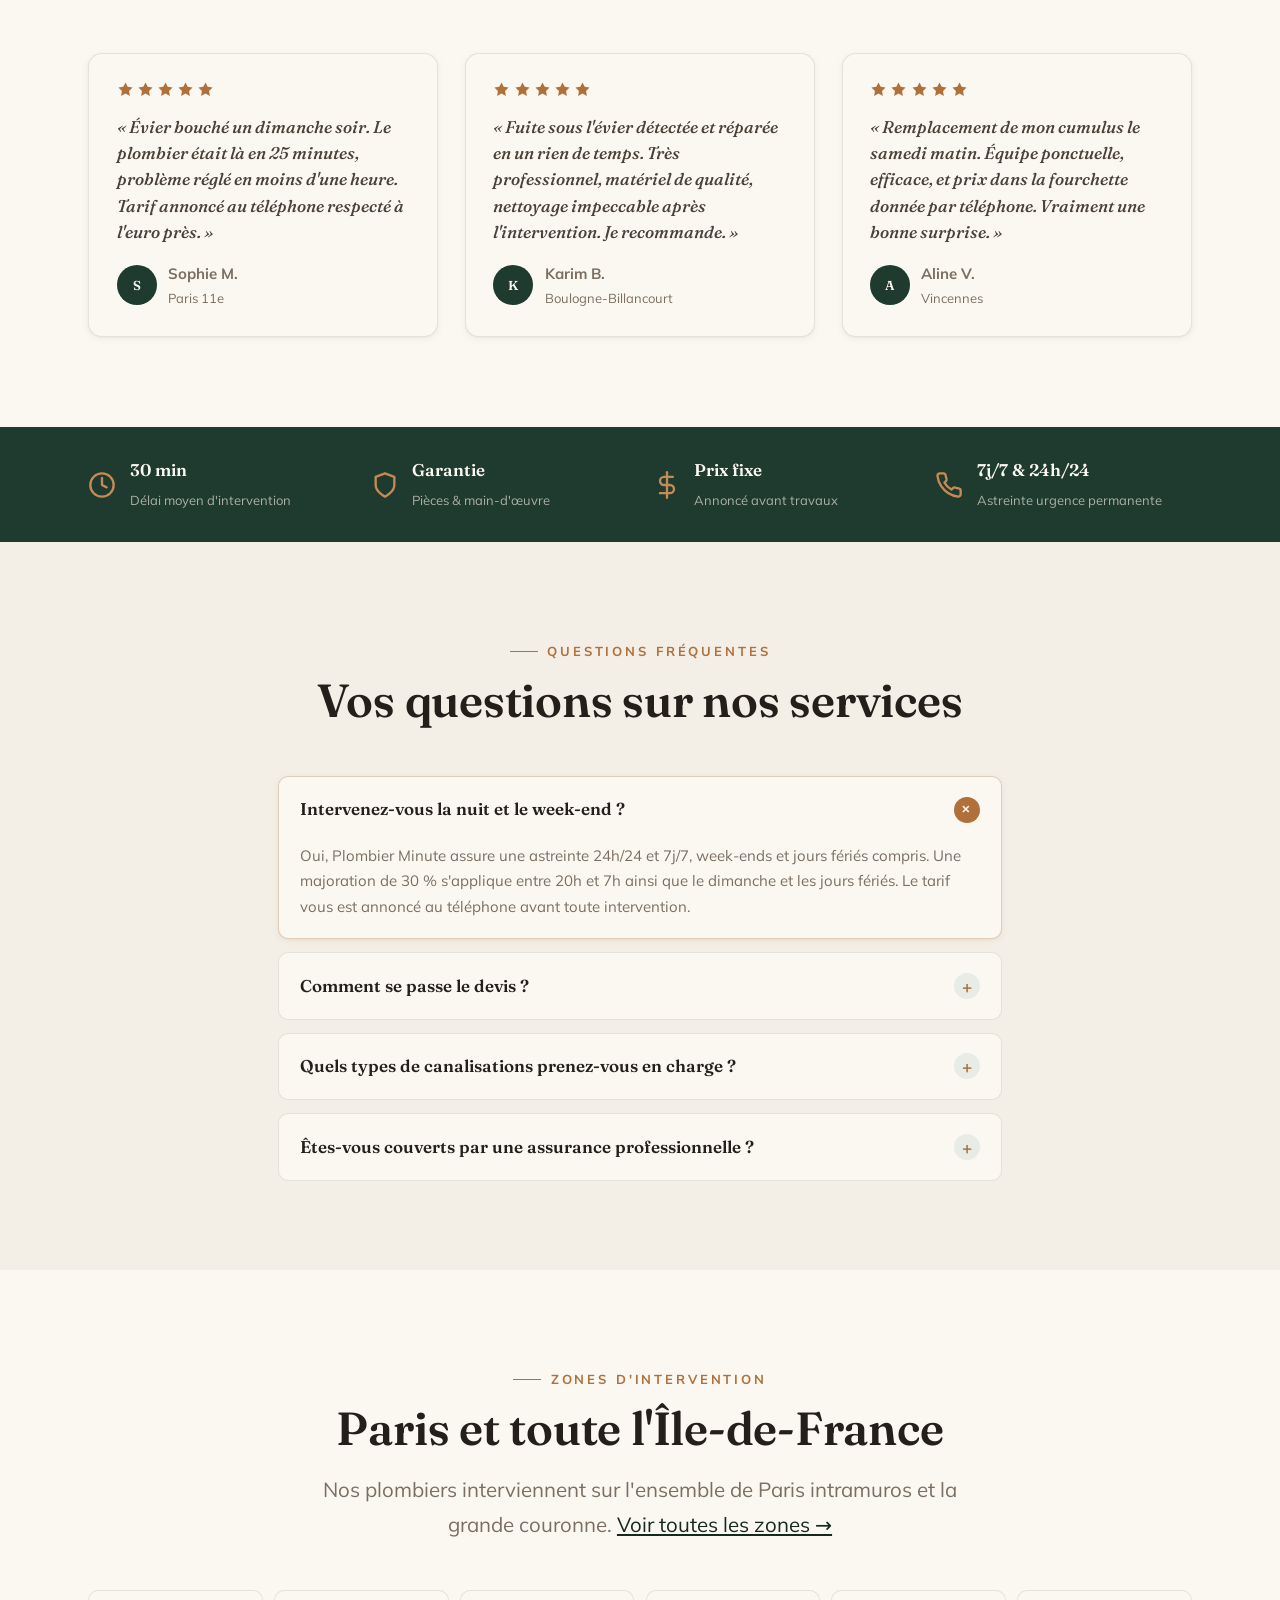
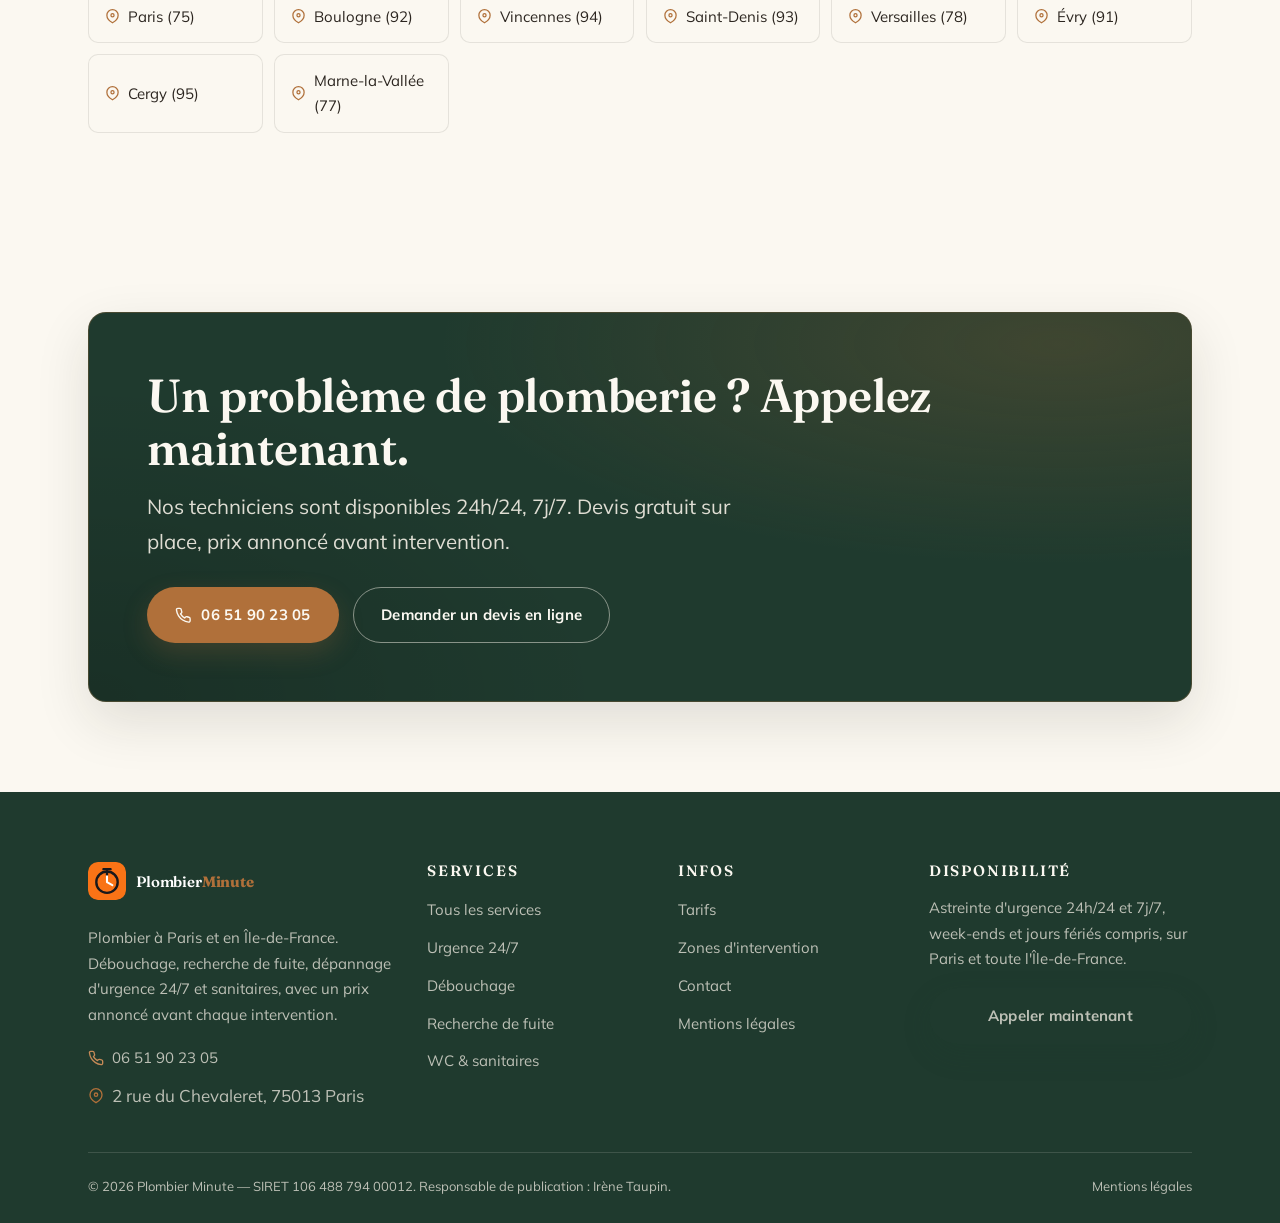
<file: nos-services.html>
<!DOCTYPE html>
<html lang="fr">
<head>
  <title>Nos services de plomberie | Plombier Minute</title>
  <meta name="description" content="Dépannage urgent, débouchage, recherche de fuite, sanitaires et chauffe-eau à Paris et Île-de-France. Plombier Minute intervient en moins de 30 min. Appelez le 06 51 90 23 05.">
  <link rel="canonical" href="https://[DOMAINE]/nos-services.html">
  <meta charset="UTF-8">
  <meta name="viewport" content="width=device-width, initial-scale=1">
  <meta name="theme-color" content="#18181B">
  <link rel="preconnect" href="https://fonts.googleapis.com">
  <link rel="preconnect" href="https://fonts.gstatic.com" crossorigin>
  <link href="https://fonts.googleapis.com/css2?family=Unbounded:wght@600;700;800&family=DM+Sans:wght@400;500;600;700&display=swap" rel="stylesheet">
  <link rel="stylesheet" href="assets/css/styles.css">
  <link rel="icon" href="favicon.svg" type="image/svg+xml">
  <script src="assets/js/main.js" defer></script>
</head>
<body class="page-nos-services">

<!-- HEADER : verbatim sur toutes les pages. Pour marquer le lien actif, ajouter class="active" aria-current="page" sur le <a> de la page courante (dans .nav-links ET dans .mobile-menu nav), et le RETIRER de "Accueil". Les pages internes : retirer active/aria-current de index.html. -->
  <header class="site-header">
    <div class="container nav">
      <a class="brand" href="index.html" aria-label="Plombier Minute, accueil">
        <svg class="brand-mark" viewBox="0 0 64 64" aria-hidden="true">
          <rect width="64" height="64" rx="14" fill="#18181B"/>
          <circle cx="32" cy="34" r="18" fill="none" stroke="#F97316" stroke-width="4"/>
          <path d="M26 12h12M32 16v6" stroke="#FB923C" stroke-width="4" stroke-linecap="round"/>
          <path d="M32 34V24M32 34l9 5" stroke="#FFF7ED" stroke-width="3.5" stroke-linecap="round"/>
          <circle cx="32" cy="34" r="2.6" fill="#FFF7ED"/>
        </svg>
        <span>Plombier<b>Minute</b></span>
      </a>

      <nav class="nav-links" aria-label="Navigation principale">
        <a href="index.html">Accueil</a>
        <a href="nos-services.html" class="active" aria-current="page">Services</a>
        <a href="depannage-urgence.html">Urgence 24/7</a>
        <a href="debouchage-canalisation.html">Débouchage</a>
        <a href="recherche-fuite.html">Recherche de fuite</a>
        <a href="wc-sanitaires.html">WC &amp; sanitaires</a>
        <a href="tarifs.html">Tarifs</a>
        <a href="zones-intervention.html">Zones</a>
        <a href="contact.html">Contact</a>
      </nav>

      <div class="nav-cta">
        <a class="btn btn-ghost" href="contact.html">Devis gratuit</a>
        <a class="btn btn-call" href="tel:0651902305" aria-label="Appeler le 06 51 90 23 05">
          <span class="pulse-dot" aria-hidden="true"></span> 06 51 90 23 05
        </a>
        <button class="nav-toggle" type="button" aria-label="Ouvrir le menu" aria-expanded="false" aria-controls="mobile-menu">
          <span class="bars" aria-hidden="true"><span></span><span></span><span></span></span>
        </button>
      </div>
    </div>
  </header>

  <!-- MOBILE MENU : verbatim. Mettre active/aria-current sur le bon <a>. -->
  <div class="mobile-menu" id="mobile-menu" hidden>
    <div class="backdrop" data-close></div>
    <div class="panel" role="dialog" aria-modal="true" aria-label="Menu de navigation">
      <div class="mm-head">
        <span class="brand"><span>Plombier<b>Minute</b></span></span>
        <button class="mm-close" type="button" aria-label="Fermer le menu" data-close>&times;</button>
      </div>
      <nav aria-label="Navigation mobile">
        <a href="index.html">Accueil</a>
        <a href="nos-services.html" class="active" aria-current="page">Services</a>
        <a href="depannage-urgence.html">Urgence 24/7</a>
        <a href="debouchage-canalisation.html">Débouchage</a>
        <a href="recherche-fuite.html">Recherche de fuite</a>
        <a href="wc-sanitaires.html">WC &amp; sanitaires</a>
        <a href="tarifs.html">Tarifs</a>
        <a href="zones-intervention.html">Zones</a>
        <a href="contact.html">Contact</a>
      </nav>
      <div class="mm-foot">
        <a class="btn btn-primary btn-block" href="tel:0651902305">Appeler 06 51 90 23 05</a>
        <a class="btn btn-ghost btn-block" href="contact.html">Demander un devis</a>
      </div>
    </div>
  </div>

  <main>

    <!-- PAGE HERO -->
    <section class="page-hero">
      <div class="container">
        <nav class="breadcrumb" aria-label="Fil d'Ariane">
          <ol>
            <li><a href="index.html">Accueil</a></li>
            <li><span aria-current="page">Nos services</span></li>
          </ol>
        </nav>
        <h1>Nos services de plomberie</h1>
        <p>Dépannage d'urgence, débouchage, recherche de fuite, installation sanitaire, chauffe-eau et plus encore — à Paris et en Île-de-France, prix annoncé avant chaque intervention.</p>
      </div>
    </section>

    <!-- STATS RAPIDES -->
    <section class="section section--ink section--tight reveal" data-count-root>
      <div class="container">
        <div class="stats">
          <div class="stat">
            <div class="num"><span data-count="30">0</span><span class="suffix"> min</span></div>
            <div class="lbl">Délai d'intervention moyen</div>
          </div>
          <div class="stat">
            <div class="num"><span data-count="24">0</span><span class="suffix">h/24</span></div>
            <div class="lbl">Astreinte urgence</div>
          </div>
          <div class="stat">
            <div class="num"><span data-count="7">0</span><span class="suffix">j/7</span></div>
            <div class="lbl">Week-ends &amp; fériés</div>
          </div>
          <div class="stat">
            <div class="num"><span data-count="100">0</span><span class="suffix">%</span></div>
            <div class="lbl">Devis transparent avant travaux</div>
          </div>
        </div>
      </div>
    </section>

    <!-- GRILLE DES SERVICES -->
    <section class="section section--cream">
      <div class="container">
        <div class="section-head reveal">
          <span class="eyebrow">Ce que nous faisons</span>
          <h2>Toutes nos prestations plomberie</h2>
          <p>De l'urgence absolue à l'installation planifiée, Plombier Minute couvre l'ensemble des besoins en plomberie résidentielle et tertiaire à Paris et en Île-de-France.</p>
        </div>

        <div class="grid grid-3">

          <article class="card card-service reveal" data-delay="1">
            <span class="ic">
              <svg viewBox="0 0 24 24" fill="none" stroke="currentColor" stroke-width="2" stroke-linecap="round" stroke-linejoin="round" aria-hidden="true">
                <path d="M12 2L2 7l10 5 10-5-10-5z"/><path d="M2 17l10 5 10-5"/><path d="M2 12l10 5 10-5"/>
              </svg>
            </span>
            <h3>Dépannage d'urgence 24/7</h3>
            <p>Fuite, canalisation bouchée, rupture de canalisation en pleine nuit ? Nos plombiers interviennent à toute heure, week-ends et jours fériés compris, dans les 30 minutes.</p>
            <a class="more" href="depannage-urgence.html">Urgence 24/7 <svg viewBox="0 0 24 24" fill="none" stroke="currentColor" stroke-width="2.5" aria-hidden="true"><path d="M5 12h14M12 5l7 7-7 7"/></svg></a>
          </article>

          <article class="card card-service reveal" data-delay="2">
            <span class="ic">
              <svg viewBox="0 0 24 24" fill="none" stroke="currentColor" stroke-width="2" stroke-linecap="round" stroke-linejoin="round" aria-hidden="true">
                <path d="M12 22c5.523 0 10-4.477 10-10S17.523 2 12 2 2 6.477 2 12s4.477 10 10 10z"/><path d="M12 8v4l3 3"/>
              </svg>
            </span>
            <h3>Débouchage &amp; hydrocurage</h3>
            <p>Évier, WC, douche, colonne ou réseau principal : débouchage mécanique par furet ou hydrocurage haute pression, curage préventif et diagnostic caméra.</p>
            <a class="more" href="debouchage-canalisation.html">Débouchage <svg viewBox="0 0 24 24" fill="none" stroke="currentColor" stroke-width="2.5" aria-hidden="true"><path d="M5 12h14M12 5l7 7-7 7"/></svg></a>
          </article>

          <article class="card card-service reveal" data-delay="3">
            <span class="ic">
              <svg viewBox="0 0 24 24" fill="none" stroke="currentColor" stroke-width="2" stroke-linecap="round" stroke-linejoin="round" aria-hidden="true">
                <circle cx="11" cy="11" r="8"/><path d="m21 21-4.35-4.35"/>
              </svg>
            </span>
            <h3>Recherche de fuite</h3>
            <p>Détection non destructive par thermographie, corrélation acoustique ou gaz traceur. Localisation précise sans démolition inutile, rapport écrit fourni.</p>
            <a class="more" href="recherche-fuite.html">Recherche de fuite <svg viewBox="0 0 24 24" fill="none" stroke="currentColor" stroke-width="2.5" aria-hidden="true"><path d="M5 12h14M12 5l7 7-7 7"/></svg></a>
          </article>

          <article class="card card-service reveal" data-delay="1">
            <span class="ic">
              <svg viewBox="0 0 24 24" fill="none" stroke="currentColor" stroke-width="2" stroke-linecap="round" stroke-linejoin="round" aria-hidden="true">
                <path d="M7 20h10M7 4h10M5 12h14"/><rect x="9" y="8" width="6" height="8" rx="1"/>
              </svg>
            </span>
            <h3>WC &amp; sanitaires</h3>
            <p>Remplacement, installation ou réparation de WC, lavabo, douche, baignoire, robinetterie et mitigeur. Pose rapide, joints garantis, finitions soignées.</p>
            <a class="more" href="wc-sanitaires.html">WC &amp; sanitaires <svg viewBox="0 0 24 24" fill="none" stroke="currentColor" stroke-width="2.5" aria-hidden="true"><path d="M5 12h14M12 5l7 7-7 7"/></svg></a>
          </article>

          <article class="card card-service reveal" data-delay="2">
            <span class="ic">
              <svg viewBox="0 0 24 24" fill="none" stroke="currentColor" stroke-width="2" stroke-linecap="round" stroke-linejoin="round" aria-hidden="true">
                <path d="M12 2v6M12 22v-6M4.93 4.93l4.24 4.24M14.83 14.83l4.24 4.24M2 12h6M22 12h-6M4.93 19.07l4.24-4.24M14.83 9.17l4.24-4.24"/>
              </svg>
            </span>
            <h3>Chauffe-eau &amp; cumulus</h3>
            <p>Dépannage, remplacement ou installation de chauffe-eau électrique, thermodynamique ou gaz. Purge, anode magnésium, groupe de sécurité et réglage inclus.</p>
            <a class="more" href="contact.html">Demander un devis <svg viewBox="0 0 24 24" fill="none" stroke="currentColor" stroke-width="2.5" aria-hidden="true"><path d="M5 12h14M12 5l7 7-7 7"/></svg></a>
          </article>

          <article class="card card-service reveal" data-delay="3">
            <span class="ic">
              <svg viewBox="0 0 24 24" fill="none" stroke="currentColor" stroke-width="2" stroke-linecap="round" stroke-linejoin="round" aria-hidden="true">
                <path d="M14 2H6a2 2 0 0 0-2 2v16a2 2 0 0 0 2 2h12a2 2 0 0 0 2-2V8z"/><polyline points="14 2 14 8 20 8"/>
              </svg>
            </span>
            <h3>Installation &amp; rénovation</h3>
            <p>Création ou refonte d'une salle de bain, cuisine, ou local technique. Conception des réseaux eau froide/eau chaude, évacuations, et raccordements aux normes DTU.</p>
            <a class="more" href="contact.html">Demander un devis <svg viewBox="0 0 24 24" fill="none" stroke="currentColor" stroke-width="2.5" aria-hidden="true"><path d="M5 12h14M12 5l7 7-7 7"/></svg></a>
          </article>

        </div>
      </div>
    </section>

    <!-- SECTION SPLIT IMAGE + ENGAGEMENTS -->
    <section class="section section--white">
      <div class="container">
        <div class="split">
          <div class="reveal-left">
            <span class="eyebrow">Notre approche</span>
            <h2>Rapides, transparents, sans mauvaise surprise</h2>
            <p class="lead mt-2">Chaque intervention commence par un diagnostic et un devis clair. Vous acceptez, on intervient — rien de plus.</p>
            <ul class="list-check mt-3 flow">
              <li>
                <svg viewBox="0 0 24 24" fill="none" stroke="currentColor" stroke-width="2.5" stroke-linecap="round" stroke-linejoin="round" aria-hidden="true"><path d="M20 6 9 17l-5-5"/></svg>
                Intervention en moins de 30 minutes sur Paris et petite couronne
              </li>
              <li>
                <svg viewBox="0 0 24 24" fill="none" stroke="currentColor" stroke-width="2.5" stroke-linecap="round" stroke-linejoin="round" aria-hidden="true"><path d="M20 6 9 17l-5-5"/></svg>
                Prix annoncé avant le début des travaux, sans supplément caché
              </li>
              <li>
                <svg viewBox="0 0 24 24" fill="none" stroke="currentColor" stroke-width="2.5" stroke-linecap="round" stroke-linejoin="round" aria-hidden="true"><path d="M20 6 9 17l-5-5"/></svg>
                Techniciens qualifiés, matériel professionnel embarqué
              </li>
              <li>
                <svg viewBox="0 0 24 24" fill="none" stroke="currentColor" stroke-width="2.5" stroke-linecap="round" stroke-linejoin="round" aria-hidden="true"><path d="M20 6 9 17l-5-5"/></svg>
                Paiement sécurisé par carte, virement ou chèque
              </li>
              <li>
                <svg viewBox="0 0 24 24" fill="none" stroke="currentColor" stroke-width="2.5" stroke-linecap="round" stroke-linejoin="round" aria-hidden="true"><path d="M20 6 9 17l-5-5"/></svg>
                Garantie pièces et main-d'œuvre sur chaque intervention
              </li>
            </ul>
            <div class="btn-row mt-4">
              <a class="btn btn-primary" href="tel:0651902305">
                <span class="pulse-dot" aria-hidden="true"></span> Appeler le 06 51 90 23 05
              </a>
              <a class="btn btn-ghost" href="tarifs.html">Voir les tarifs</a>
            </div>
          </div>
          <div class="reveal-zoom">
            <div class="imgwrap imgwrap--wide">
              <img src="assets/images/intervention.jpg" alt="Plombier Minute en intervention sur une canalisation à Paris">
              <span class="tag">Intervention en cours</span>
              <span class="float-stat">
                <b data-count="30">0</b>
                <span>min maxi</span>
              </span>
            </div>
          </div>
        </div>
      </div>
    </section>

    <!-- PROCESSUS EN 4 ETAPES -->
    <section class="section section--ink">
      <div class="container">
        <div class="section-head section-head--center reveal">
          <span class="eyebrow">Notre process</span>
          <h2>Une intervention en 4 étapes chrono</h2>
          <p>De votre appel à la fin des travaux, tout est organisé pour aller vite et bien.</p>
        </div>
        <div class="steps grid-4 reveal">
          <div class="step">
            <div class="step-n" aria-hidden="true"></div>
            <h3>Vous appelez</h3>
            <p>Décrivez votre panne en 2 minutes. Nous évaluons la situation et vous donnons une fourchette de prix immédiate.</p>
          </div>
          <div class="step">
            <div class="step-n" aria-hidden="true"></div>
            <h3>Dispatching éclair</h3>
            <p>Le plombier le plus proche est alerté et part vers vous. Vous recevez son heure d'arrivée estimée.</p>
          </div>
          <div class="step">
            <div class="step-n" aria-hidden="true"></div>
            <h3>Diagnostic sur place</h3>
            <p>À l'arrivée, examen complet, devis précis remis avant tout travail. Pas de surprise une fois terminé.</p>
          </div>
          <div class="step">
            <div class="step-n" aria-hidden="true"></div>
            <h3>Intervention &amp; garantie</h3>
            <p>Travaux réalisés, nettoyage du chantier, facture détaillée remise. Garantie pièces et main-d'œuvre incluse.</p>
          </div>
        </div>
      </div>
    </section>

    <!-- TABLE DE TARIFS -->
    <section class="section section--cream">
      <div class="container">
        <div class="section-head reveal">
          <span class="eyebrow">Grille tarifaire</span>
          <h2>Des tarifs lisibles, annoncés avant travaux</h2>
          <p>Voici nos tarifs indicatifs. Le devis définitif est établi sur place après diagnostic, sans obligation.</p>
        </div>
        <div class="reveal">
          <table class="tarif-table">
            <caption>Tarifs indicatifs TTC. Devis gratuit sur place avant toute intervention. Déplacement offert sur Paris intramuros.</caption>
            <thead>
              <tr>
                <th>Prestation</th>
                <th>Détail</th>
                <th>À partir de</th>
              </tr>
            </thead>
            <tbody>
              <tr>
                <td>Débouchage évier / douche</td>
                <td>Furet mécanique, nettoyage siphon</td>
                <td class="price">89 €</td>
              </tr>
              <tr>
                <td>Débouchage WC</td>
                <td>Ventouse haute pression, déboucheur spirale</td>
                <td class="price">99 €</td>
              </tr>
              <tr>
                <td>Hydrocurage canalisation</td>
                <td>Haute pression jusqu'à DN150</td>
                <td class="price">149 €</td>
              </tr>
              <tr>
                <td>Recherche de fuite</td>
                <td>Détection non destructive, rapport écrit</td>
                <td class="price">129 €</td>
              </tr>
              <tr>
                <td>Réparation fuite / joint</td>
                <td>Remplacement joint, resserrage raccord</td>
                <td class="price">79 €</td>
              </tr>
              <tr>
                <td>Remplacement robinetterie</td>
                <td>Mitigeur ou robinet, fourniture incluse</td>
                <td class="price">119 €</td>
              </tr>
              <tr>
                <td>Dépannage chauffe-eau</td>
                <td>Thermostat, résistance, groupe sécurité</td>
                <td class="price">139 €</td>
              </tr>
              <tr>
                <td>Remplacement chauffe-eau</td>
                <td>Dépose + pose + mise en service (hors fourniture)</td>
                <td class="price">249 €</td>
              </tr>
              <tr>
                <td>Installation WC / lavabo</td>
                <td>Raccordement eau + évacuation (hors fourniture)</td>
                <td class="price">159 €</td>
              </tr>
            </tbody>
          </table>
          <p class="tarif-note">* Majoration nuit (20h–7h) et week-end : +30 %. Devis gratuit sur place. Consultez notre <a href="tarifs.html" style="color:var(--c-primary-700);text-decoration:underline">page tarifs</a> pour le détail complet.</p>
        </div>
      </div>
    </section>

    <!-- TEMOIGNAGES -->
    <section class="section section--white">
      <div class="container">
        <div class="section-head section-head--center reveal">
          <span class="eyebrow">Avis clients</span>
          <h2>Ce que disent nos clients</h2>
          <p>Des centaines d'interventions réalisées à Paris et en Île-de-France. Voici quelques retours.</p>
        </div>
        <div class="grid grid-3">

          <figure class="review reveal" data-delay="1">
            <div class="stars" aria-label="5 étoiles sur 5">
              <svg viewBox="0 0 24 24" fill="currentColor" aria-hidden="true"><polygon points="12 2 15.09 8.26 22 9.27 17 14.14 18.18 21.02 12 17.77 5.82 21.02 7 14.14 2 9.27 8.91 8.26 12 2"/></svg>
              <svg viewBox="0 0 24 24" fill="currentColor" aria-hidden="true"><polygon points="12 2 15.09 8.26 22 9.27 17 14.14 18.18 21.02 12 17.77 5.82 21.02 7 14.14 2 9.27 8.91 8.26 12 2"/></svg>
              <svg viewBox="0 0 24 24" fill="currentColor" aria-hidden="true"><polygon points="12 2 15.09 8.26 22 9.27 17 14.14 18.18 21.02 12 17.77 5.82 21.02 7 14.14 2 9.27 8.91 8.26 12 2"/></svg>
              <svg viewBox="0 0 24 24" fill="currentColor" aria-hidden="true"><polygon points="12 2 15.09 8.26 22 9.27 17 14.14 18.18 21.02 12 17.77 5.82 21.02 7 14.14 2 9.27 8.91 8.26 12 2"/></svg>
              <svg viewBox="0 0 24 24" fill="currentColor" aria-hidden="true"><polygon points="12 2 15.09 8.26 22 9.27 17 14.14 18.18 21.02 12 17.77 5.82 21.02 7 14.14 2 9.27 8.91 8.26 12 2"/></svg>
            </div>
            <blockquote>« Évier bouché un dimanche soir. Le plombier était là en 25 minutes, problème réglé en moins d'une heure. Tarif annoncé au téléphone respecté à l'euro près. »</blockquote>
            <figcaption class="who">
              <span class="av">S</span>
              <span><b>Sophie M.</b><span>Paris 11e</span></span>
            </figcaption>
          </figure>

          <figure class="review reveal" data-delay="2">
            <div class="stars" aria-label="5 étoiles sur 5">
              <svg viewBox="0 0 24 24" fill="currentColor" aria-hidden="true"><polygon points="12 2 15.09 8.26 22 9.27 17 14.14 18.18 21.02 12 17.77 5.82 21.02 7 14.14 2 9.27 8.91 8.26 12 2"/></svg>
              <svg viewBox="0 0 24 24" fill="currentColor" aria-hidden="true"><polygon points="12 2 15.09 8.26 22 9.27 17 14.14 18.18 21.02 12 17.77 5.82 21.02 7 14.14 2 9.27 8.91 8.26 12 2"/></svg>
              <svg viewBox="0 0 24 24" fill="currentColor" aria-hidden="true"><polygon points="12 2 15.09 8.26 22 9.27 17 14.14 18.18 21.02 12 17.77 5.82 21.02 7 14.14 2 9.27 8.91 8.26 12 2"/></svg>
              <svg viewBox="0 0 24 24" fill="currentColor" aria-hidden="true"><polygon points="12 2 15.09 8.26 22 9.27 17 14.14 18.18 21.02 12 17.77 5.82 21.02 7 14.14 2 9.27 8.91 8.26 12 2"/></svg>
              <svg viewBox="0 0 24 24" fill="currentColor" aria-hidden="true"><polygon points="12 2 15.09 8.26 22 9.27 17 14.14 18.18 21.02 12 17.77 5.82 21.02 7 14.14 2 9.27 8.91 8.26 12 2"/></svg>
            </div>
            <blockquote>« Fuite sous l'évier détectée et réparée en un rien de temps. Très professionnel, matériel de qualité, nettoyage impeccable après l'intervention. Je recommande. »</blockquote>
            <figcaption class="who">
              <span class="av">K</span>
              <span><b>Karim B.</b><span>Boulogne-Billancourt</span></span>
            </figcaption>
          </figure>

          <figure class="review reveal" data-delay="3">
            <div class="stars" aria-label="5 étoiles sur 5">
              <svg viewBox="0 0 24 24" fill="currentColor" aria-hidden="true"><polygon points="12 2 15.09 8.26 22 9.27 17 14.14 18.18 21.02 12 17.77 5.82 21.02 7 14.14 2 9.27 8.91 8.26 12 2"/></svg>
              <svg viewBox="0 0 24 24" fill="currentColor" aria-hidden="true"><polygon points="12 2 15.09 8.26 22 9.27 17 14.14 18.18 21.02 12 17.77 5.82 21.02 7 14.14 2 9.27 8.91 8.26 12 2"/></svg>
              <svg viewBox="0 0 24 24" fill="currentColor" aria-hidden="true"><polygon points="12 2 15.09 8.26 22 9.27 17 14.14 18.18 21.02 12 17.77 5.82 21.02 7 14.14 2 9.27 8.91 8.26 12 2"/></svg>
              <svg viewBox="0 0 24 24" fill="currentColor" aria-hidden="true"><polygon points="12 2 15.09 8.26 22 9.27 17 14.14 18.18 21.02 12 17.77 5.82 21.02 7 14.14 2 9.27 8.91 8.26 12 2"/></svg>
              <svg viewBox="0 0 24 24" fill="currentColor" aria-hidden="true"><polygon points="12 2 15.09 8.26 22 9.27 17 14.14 18.18 21.02 12 17.77 5.82 21.02 7 14.14 2 9.27 8.91 8.26 12 2"/></svg>
            </div>
            <blockquote>« Remplacement de mon cumulus le samedi matin. Équipe ponctuelle, efficace, et prix dans la fourchette donnée par téléphone. Vraiment une bonne surprise. »</blockquote>
            <figcaption class="who">
              <span class="av">A</span>
              <span><b>Aline V.</b><span>Vincennes</span></span>
            </figcaption>
          </figure>

        </div>
      </div>
    </section>

    <!-- REASSURANCE -->
    <section class="reassure reveal">
      <div class="container">
        <div class="ra">
          <svg viewBox="0 0 24 24" fill="none" stroke="currentColor" stroke-width="2" stroke-linecap="round" stroke-linejoin="round" aria-hidden="true"><circle cx="12" cy="12" r="10"/><polyline points="12 6 12 12 16 14"/></svg>
          <span><b>30 min</b><span>Délai moyen d'intervention</span></span>
        </div>
        <div class="ra">
          <svg viewBox="0 0 24 24" fill="none" stroke="currentColor" stroke-width="2" stroke-linecap="round" stroke-linejoin="round" aria-hidden="true"><path d="M12 22s8-4 8-10V5l-8-3-8 3v7c0 6 8 10 8 10z"/></svg>
          <span><b>Garantie</b><span>Pièces &amp; main-d'œuvre</span></span>
        </div>
        <div class="ra">
          <svg viewBox="0 0 24 24" fill="none" stroke="currentColor" stroke-width="2" stroke-linecap="round" stroke-linejoin="round" aria-hidden="true"><line x1="12" y1="1" x2="12" y2="23"/><path d="M17 5H9.5a3.5 3.5 0 0 0 0 7h5a3.5 3.5 0 0 1 0 7H6"/></svg>
          <span><b>Prix fixe</b><span>Annoncé avant travaux</span></span>
        </div>
        <div class="ra">
          <svg viewBox="0 0 24 24" fill="none" stroke="currentColor" stroke-width="2" stroke-linecap="round" stroke-linejoin="round" aria-hidden="true"><path d="M22 16.92v3a2 2 0 0 1-2.18 2 19.8 19.8 0 0 1-8.63-3.07 19.5 19.5 0 0 1-6-6 19.8 19.8 0 0 1-3.07-8.67A2 2 0 0 1 4.11 2h3a2 2 0 0 1 2 1.72c.13.96.36 1.9.7 2.81a2 2 0 0 1-.45 2.11L8.09 9.91a16 16 0 0 0 6 6l1.27-1.27a2 2 0 0 1 2.11-.45c.91.34 1.85.57 2.81.7A2 2 0 0 1 22 16.92Z"/></svg>
          <span><b>7j/7 &amp; 24h/24</b><span>Astreinte urgence permanente</span></span>
        </div>
      </div>
    </section>

    <!-- FAQ -->
    <section class="section section--cream">
      <div class="container container--narrow">
        <div class="section-head section-head--center reveal">
          <span class="eyebrow">Questions fréquentes</span>
          <h2>Vos questions sur nos services</h2>
        </div>
        <div class="faq reveal">

          <details open>
            <summary>Intervenez-vous la nuit et le week-end ?<span class="ico" aria-hidden="true">+</span></summary>
            <div class="faq-body">Oui, Plombier Minute assure une astreinte 24h/24 et 7j/7, week-ends et jours fériés compris. Une majoration de 30 % s'applique entre 20h et 7h ainsi que le dimanche et les jours fériés. Le tarif vous est annoncé au téléphone avant toute intervention.</div>
          </details>

          <details>
            <summary>Comment se passe le devis ?<span class="ico" aria-hidden="true">+</span></summary>
            <div class="faq-body">Nous établissons une fourchette indicative par téléphone dès votre premier appel. À l'arrivée sur place, notre technicien réalise un diagnostic précis et vous remet un devis définitif avant de commencer les travaux. Aucun frais de déplacement sur Paris intramuros.</div>
          </details>

          <details>
            <summary>Quels types de canalisations prenez-vous en charge ?<span class="ico" aria-hidden="true">+</span></summary>
            <div class="faq-body">Nous intervenons sur tous types de canalisations : PVC, cuivre, multicouche, fonte, acier galvanisé. Que ce soit pour un évier bouchée, une colonne d'immeuble engorgée ou un réseau d'assainissement à hydrocurer, nos équipements couvrent du diamètre 32 mm au DN150.</div>
          </details>

          <details>
            <summary>Êtes-vous couverts par une assurance professionnelle ?<span class="ico" aria-hidden="true">+</span></summary>
            <div class="faq-body">Oui, Plombier Minute est assuré en responsabilité civile professionnelle et décennale pour tous les travaux d'installation et de rénovation. Une attestation d'assurance peut vous être remise sur simple demande.</div>
          </details>

        </div>
      </div>
    </section>

    <!-- ZONES -->
    <section class="section section--white">
      <div class="container">
        <div class="section-head section-head--center reveal">
          <span class="eyebrow">Zones d'intervention</span>
          <h2>Paris et toute l'Île-de-France</h2>
          <p>Nos plombiers interviennent sur l'ensemble de Paris intramuros et la grande couronne. <a href="zones-intervention.html" style="color:var(--c-primary-700);text-decoration:underline">Voir toutes les zones →</a></p>
        </div>
        <div class="zones-grid reveal">
          <span class="zone-pill"><svg viewBox="0 0 24 24" fill="none" stroke="currentColor" stroke-width="2" aria-hidden="true"><path d="M21 10c0 7-9 12-9 12S3 17 3 10a9 9 0 0 1 18 0Z"/><circle cx="12" cy="10" r="2.5"/></svg>Paris (75)</span>
          <span class="zone-pill"><svg viewBox="0 0 24 24" fill="none" stroke="currentColor" stroke-width="2" aria-hidden="true"><path d="M21 10c0 7-9 12-9 12S3 17 3 10a9 9 0 0 1 18 0Z"/><circle cx="12" cy="10" r="2.5"/></svg>Boulogne (92)</span>
          <span class="zone-pill"><svg viewBox="0 0 24 24" fill="none" stroke="currentColor" stroke-width="2" aria-hidden="true"><path d="M21 10c0 7-9 12-9 12S3 17 3 10a9 9 0 0 1 18 0Z"/><circle cx="12" cy="10" r="2.5"/></svg>Vincennes (94)</span>
          <span class="zone-pill"><svg viewBox="0 0 24 24" fill="none" stroke="currentColor" stroke-width="2" aria-hidden="true"><path d="M21 10c0 7-9 12-9 12S3 17 3 10a9 9 0 0 1 18 0Z"/><circle cx="12" cy="10" r="2.5"/></svg>Saint-Denis (93)</span>
          <span class="zone-pill"><svg viewBox="0 0 24 24" fill="none" stroke="currentColor" stroke-width="2" aria-hidden="true"><path d="M21 10c0 7-9 12-9 12S3 17 3 10a9 9 0 0 1 18 0Z"/><circle cx="12" cy="10" r="2.5"/></svg>Versailles (78)</span>
          <span class="zone-pill"><svg viewBox="0 0 24 24" fill="none" stroke="currentColor" stroke-width="2" aria-hidden="true"><path d="M21 10c0 7-9 12-9 12S3 17 3 10a9 9 0 0 1 18 0Z"/><circle cx="12" cy="10" r="2.5"/></svg>Évry (91)</span>
          <span class="zone-pill"><svg viewBox="0 0 24 24" fill="none" stroke="currentColor" stroke-width="2" aria-hidden="true"><path d="M21 10c0 7-9 12-9 12S3 17 3 10a9 9 0 0 1 18 0Z"/><circle cx="12" cy="10" r="2.5"/></svg>Cergy (95)</span>
          <span class="zone-pill"><svg viewBox="0 0 24 24" fill="none" stroke="currentColor" stroke-width="2" aria-hidden="true"><path d="M21 10c0 7-9 12-9 12S3 17 3 10a9 9 0 0 1 18 0Z"/><circle cx="12" cy="10" r="2.5"/></svg>Marne-la-Vallée (77)</span>
        </div>
      </div>
    </section>

    <!-- CTA BAND -->
    <section class="section section--white">
      <div class="container">
        <div class="cta-band reveal-zoom">
          <h2>Un problème de plomberie ? Appelez maintenant.</h2>
          <p>Nos techniciens sont disponibles 24h/24, 7j/7. Devis gratuit sur place, prix annoncé avant intervention.</p>
          <div class="btn-row">
            <a class="btn btn-primary" href="tel:0651902305">
              <svg viewBox="0 0 24 24" fill="none" stroke="currentColor" stroke-width="2" aria-hidden="true"><path d="M22 16.92v3a2 2 0 0 1-2.18 2 19.8 19.8 0 0 1-8.63-3.07 19.5 19.5 0 0 1-6-6 19.8 19.8 0 0 1-3.07-8.67A2 2 0 0 1 4.11 2h3a2 2 0 0 1 2 1.72c.13.96.36 1.9.7 2.81a2 2 0 0 1-.45 2.11L8.09 9.91a16 16 0 0 0 6 6l1.27-1.27a2 2 0 0 1 2.11-.45c.91.34 1.85.57 2.81.7A2 2 0 0 1 22 16.92Z" stroke-linecap="round" stroke-linejoin="round"/></svg>
              06 51 90 23 05
            </a>
            <a class="btn btn-ghost" href="contact.html">Demander un devis en ligne</a>
          </div>
        </div>
      </div>
    </section>

  </main>

<!-- FOOTER : verbatim sur toutes les pages. -->
  <footer class="site-footer">
    <div class="container">
      <div class="footer-grid">
        <div>
          <a class="brand" href="index.html">
            <svg class="brand-mark" viewBox="0 0 64 64" aria-hidden="true">
              <rect width="64" height="64" rx="14" fill="#F97316"/>
              <circle cx="32" cy="34" r="18" fill="none" stroke="#18181B" stroke-width="4"/>
              <path d="M26 12h12M32 16v6" stroke="#18181B" stroke-width="4" stroke-linecap="round"/>
              <path d="M32 34V24M32 34l9 5" stroke="#fff" stroke-width="3.5" stroke-linecap="round"/>
            </svg>
            <span style="color:#fff">Plombier<b style="color:var(--c-accent)">Minute</b></span>
          </a>
          <p class="mt-2">Plombier à Paris et en Île-de-France. Débouchage, recherche de fuite, dépannage d'urgence 24/7 et sanitaires, avec un prix annoncé avant chaque intervention.</p>
          <div class="footer-contact">
            <a href="tel:0651902305"><svg viewBox="0 0 24 24" fill="none" stroke="currentColor" stroke-width="2" aria-hidden="true"><path d="M22 16.92v3a2 2 0 0 1-2.18 2 19.8 19.8 0 0 1-8.63-3.07 19.5 19.5 0 0 1-6-6 19.8 19.8 0 0 1-3.07-8.67A2 2 0 0 1 4.11 2h3a2 2 0 0 1 2 1.72c.13.96.36 1.9.7 2.81a2 2 0 0 1-.45 2.11L8.09 9.91a16 16 0 0 0 6 6l1.27-1.27a2 2 0 0 1 2.11-.45c.91.34 1.85.57 2.81.7A2 2 0 0 1 22 16.92Z" stroke-linecap="round" stroke-linejoin="round"/></svg> 06 51 90 23 05</a>
            <span style="display:inline-flex;gap:.5rem;align-items:center"><svg viewBox="0 0 24 24" fill="none" stroke="var(--c-accent)" stroke-width="2" aria-hidden="true" style="width:16px;height:16px;flex:none"><path d="M21 10c0 7-9 12-9 12S3 17 3 10a9 9 0 0 1 18 0Z"/><circle cx="12" cy="10" r="2.5"/></svg> 2 rue du Chevaleret, 75013 Paris</span>
          </div>
        </div>
        <div>
          <h4>Services</h4>
          <ul>
            <li><a href="nos-services.html">Tous les services</a></li>
            <li><a href="depannage-urgence.html">Urgence 24/7</a></li>
            <li><a href="debouchage-canalisation.html">Débouchage</a></li>
            <li><a href="recherche-fuite.html">Recherche de fuite</a></li>
            <li><a href="wc-sanitaires.html">WC &amp; sanitaires</a></li>
          </ul>
        </div>
        <div>
          <h4>Infos</h4>
          <ul>
            <li><a href="tarifs.html">Tarifs</a></li>
            <li><a href="zones-intervention.html">Zones d'intervention</a></li>
            <li><a href="contact.html">Contact</a></li>
            <li><a href="mentions-legales.html">Mentions légales</a></li>
          </ul>
        </div>
        <div>
          <h4>Disponibilité</h4>
          <p>Astreinte d'urgence 24h/24 et 7j/7, week-ends et jours fériés compris, sur Paris et toute l'Île-de-France.</p>
          <a class="btn btn-primary btn-block mt-2" href="tel:0651902305">Appeler maintenant</a>
        </div>
      </div>
      <div class="footer-bottom">
        <span>&copy; <span data-year>2026</span> Plombier Minute — SIRET 106 488 794 00012. Responsable de publication : Irène Taupin.</span>
        <span><a href="mentions-legales.html">Mentions légales</a></span>
      </div>
    </div>
  </footer>

  <!-- STICKY MOBILE CALL BAR : verbatim, juste avant le schema/fin de body. -->
  <div class="callbar" aria-hidden="false">
    <a class="btn btn-ghost" href="contact.html" style="--btn-fg:#fff;border-color:rgba(255,255,255,.4)">Devis</a>
    <a class="btn btn-primary" href="tel:0651902305">
      <svg viewBox="0 0 24 24" fill="none" stroke="currentColor" stroke-width="2" aria-hidden="true"><path d="M22 16.92v3a2 2 0 0 1-2.18 2 19.8 19.8 0 0 1-8.63-3.07 19.5 19.5 0 0 1-6-6 19.8 19.8 0 0 1-3.07-8.67A2 2 0 0 1 4.11 2h3a2 2 0 0 1 2 1.72c.13.96.36 1.9.7 2.81a2 2 0 0 1-.45 2.11L8.09 9.91a16 16 0 0 0 6 6l1.27-1.27a2 2 0 0 1 2.11-.45c.91.34 1.85.57 2.81.7A2 2 0 0 1 22 16.92Z" stroke-linecap="round" stroke-linejoin="round"/></svg>
      Appeler
    </a>
  </div>

  <!-- LocalBusiness schema (verbatim, fin de body) -->
  <script type="application/ld+json">
  {
    "@context": "https://schema.org",
    "@type": "Plumber",
    "name": "Plombier Minute",
    "image": "https://[DOMAINE]/assets/images/hero.jpg",
    "url": "https://[DOMAINE]/",
    "telephone": "+33651902305",
    "priceRange": "€€",
    "address": {
      "@type": "PostalAddress",
      "streetAddress": "2 rue du Chevaleret, 75013 Paris",
      "addressLocality": "Paris",
      "addressRegion": "Île-de-France",
      "addressCountry": "FR"
    },
    "areaServed": "Paris et Île-de-France",
    "openingHoursSpecification": {
      "@type": "OpeningHoursSpecification",
      "dayOfWeek": ["Monday","Tuesday","Wednesday","Thursday","Friday","Saturday","Sunday"],
      "opens": "00:00",
      "closes": "23:59"
    }
  }
  </script>

</body>
</html>
</file>
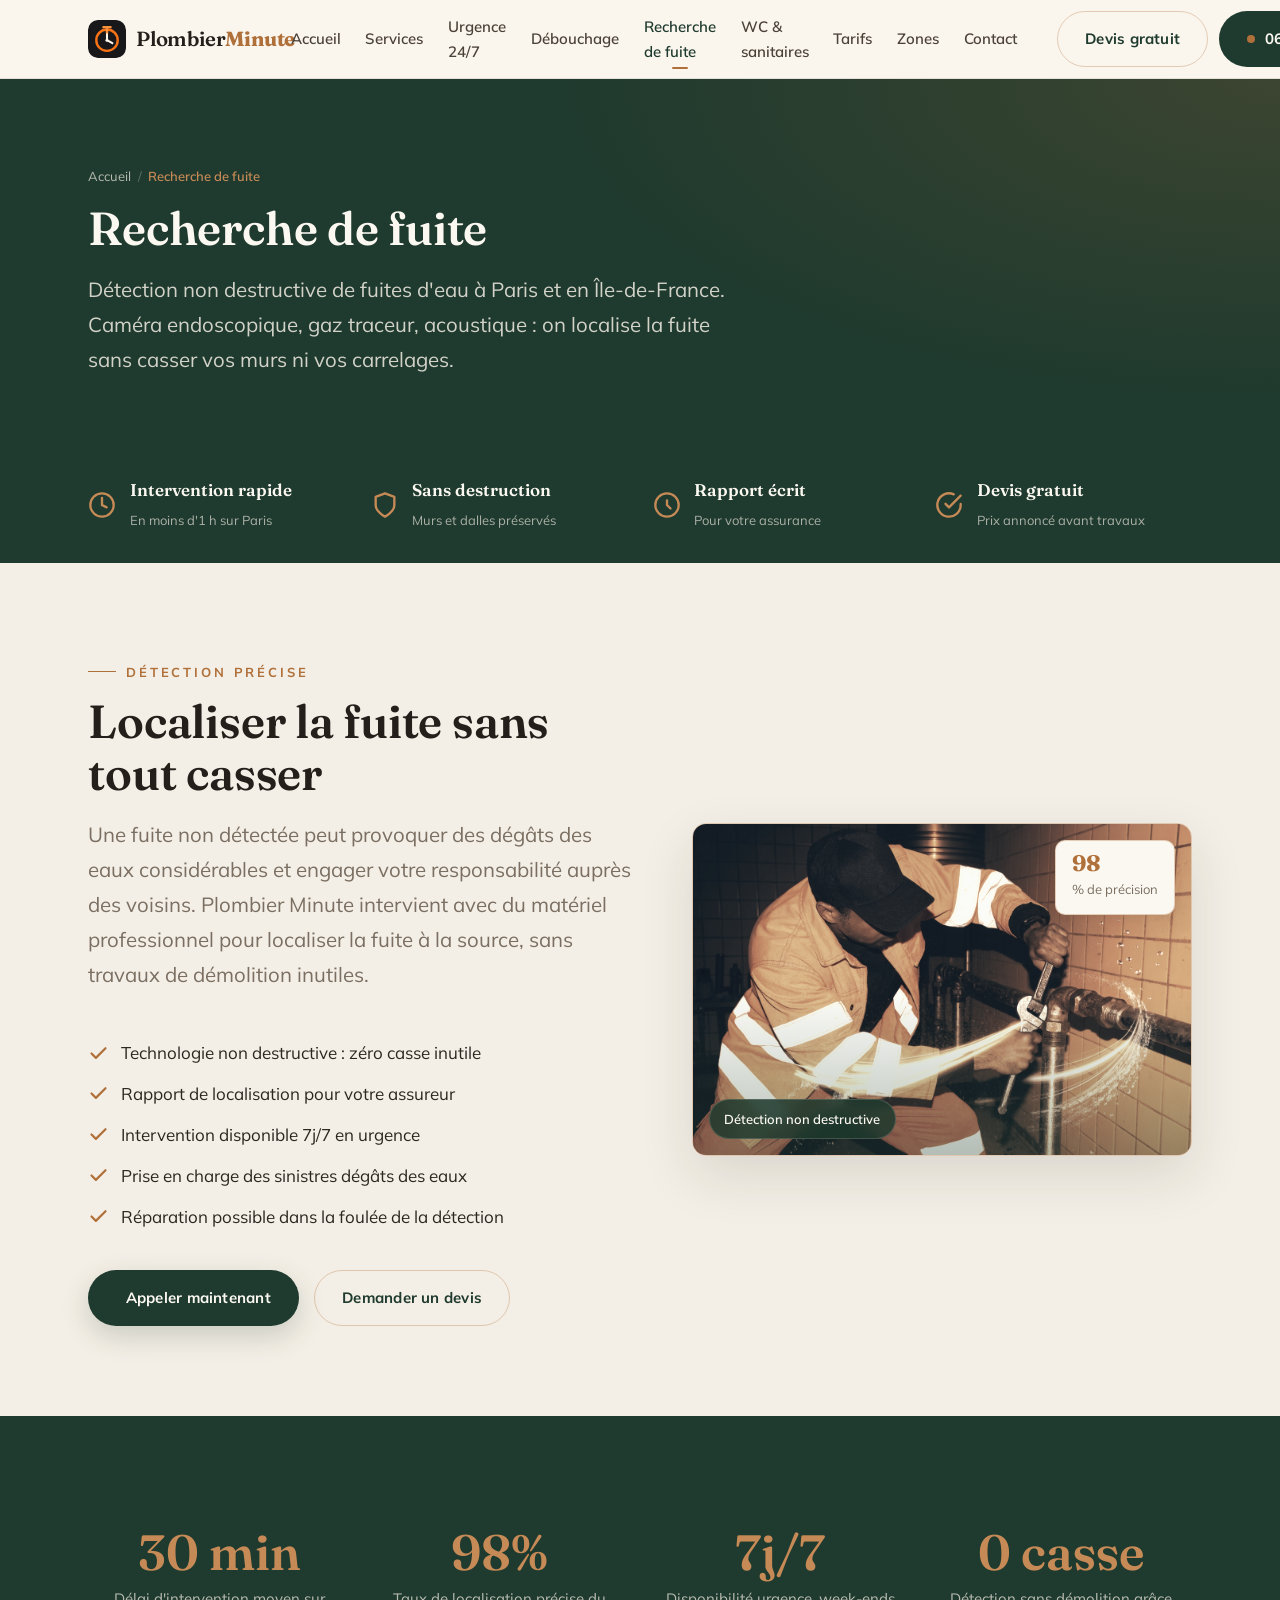
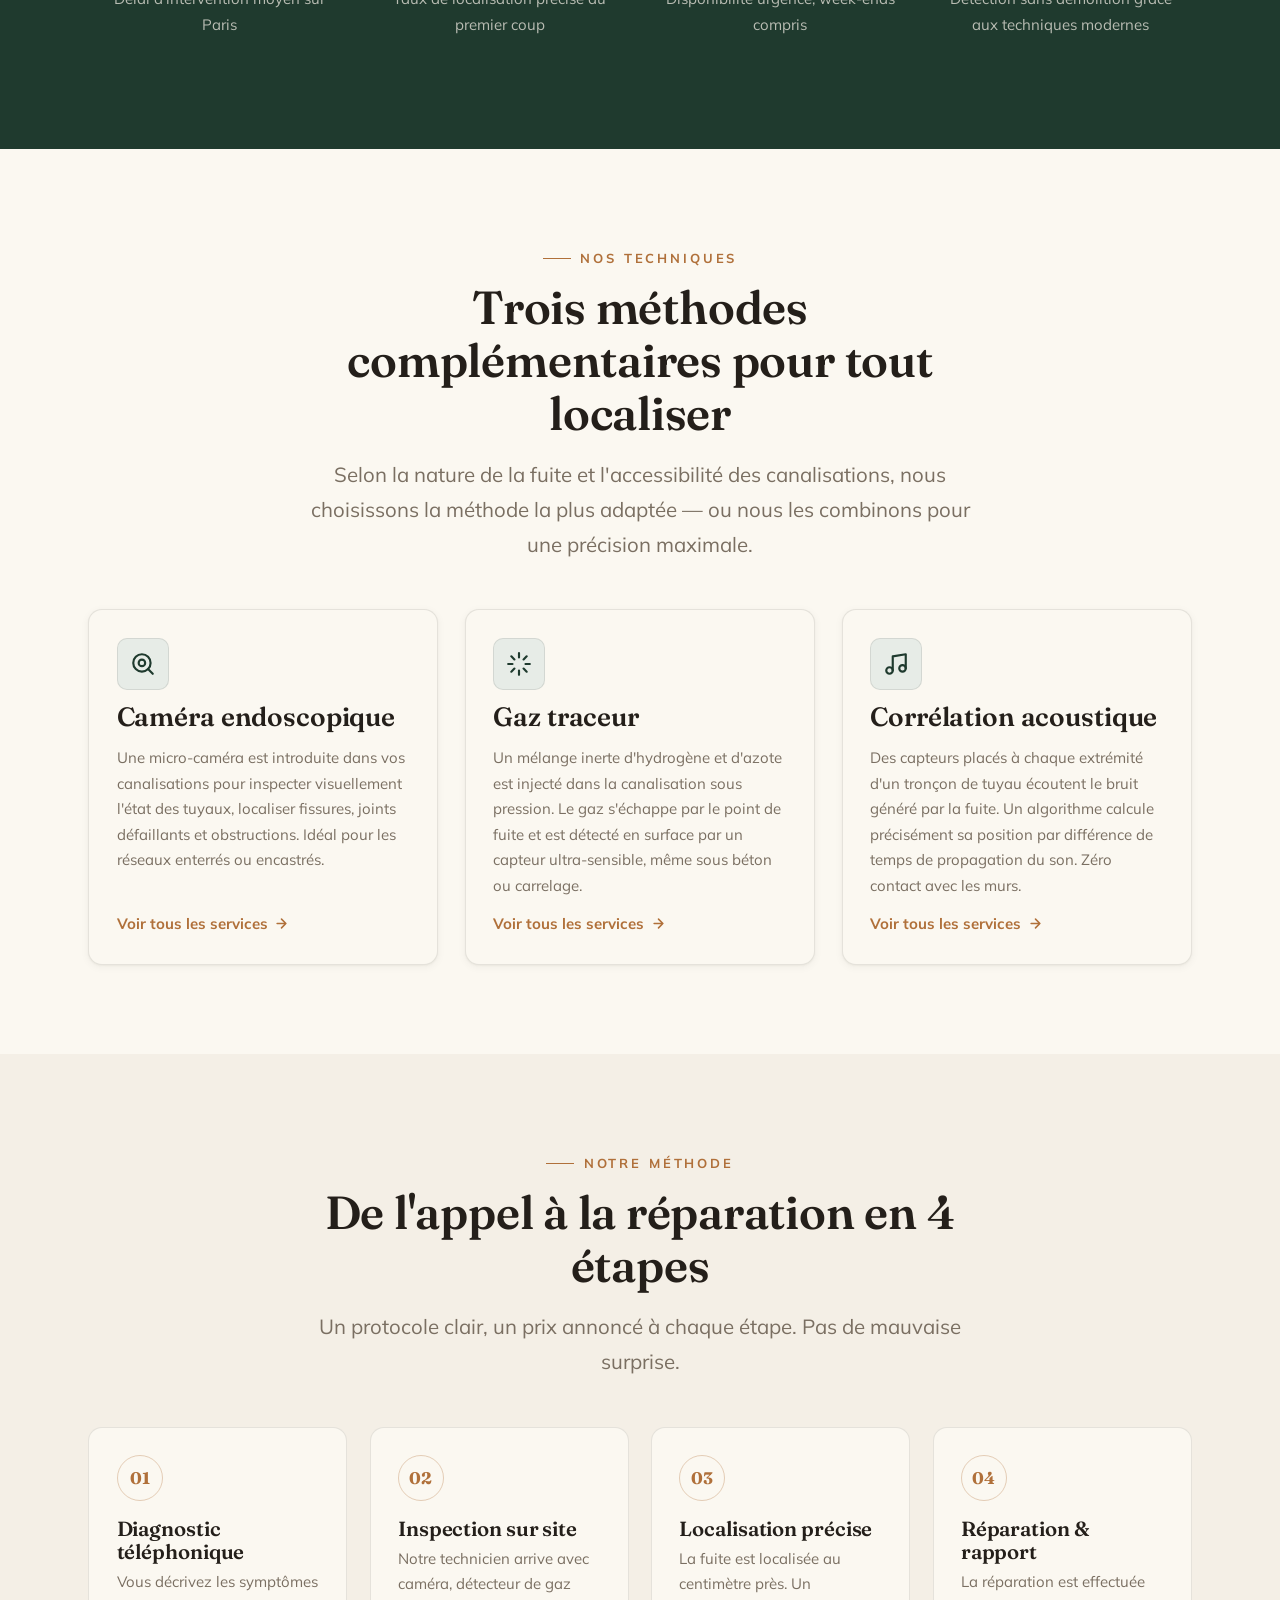
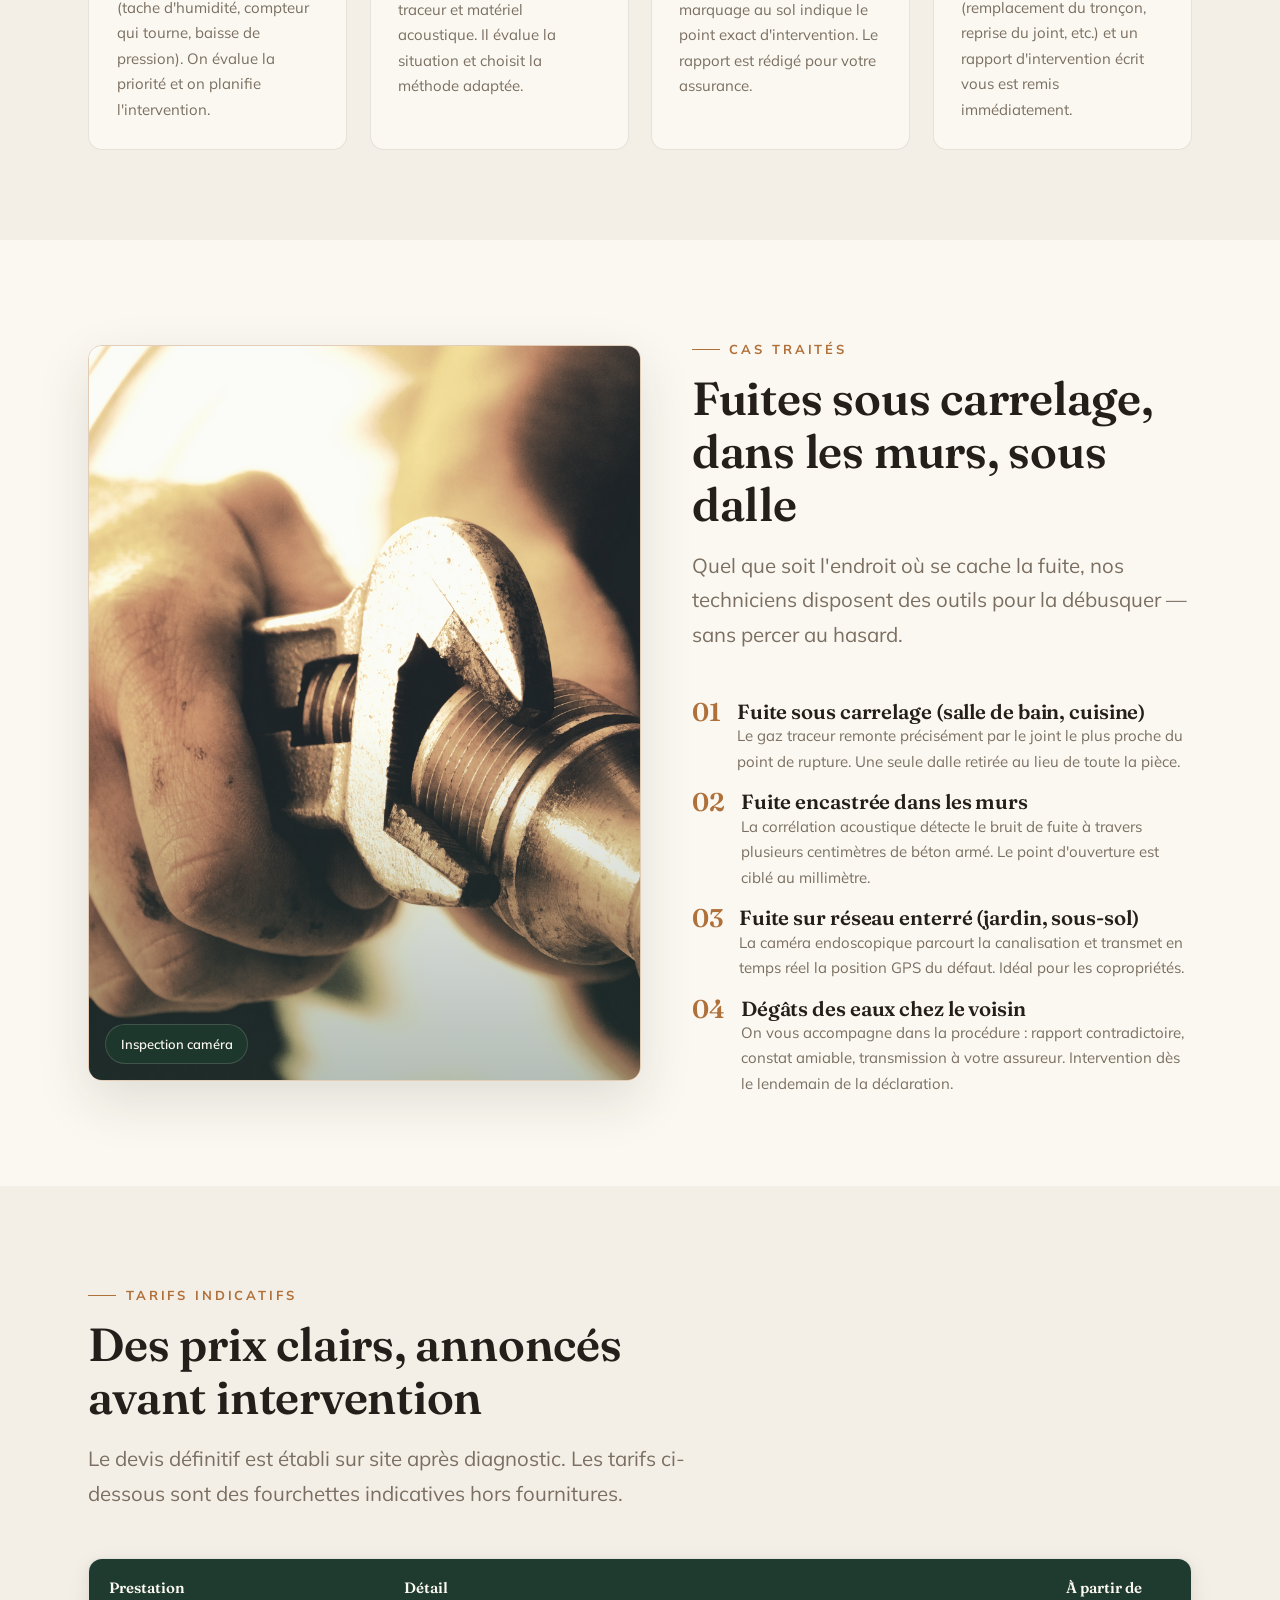
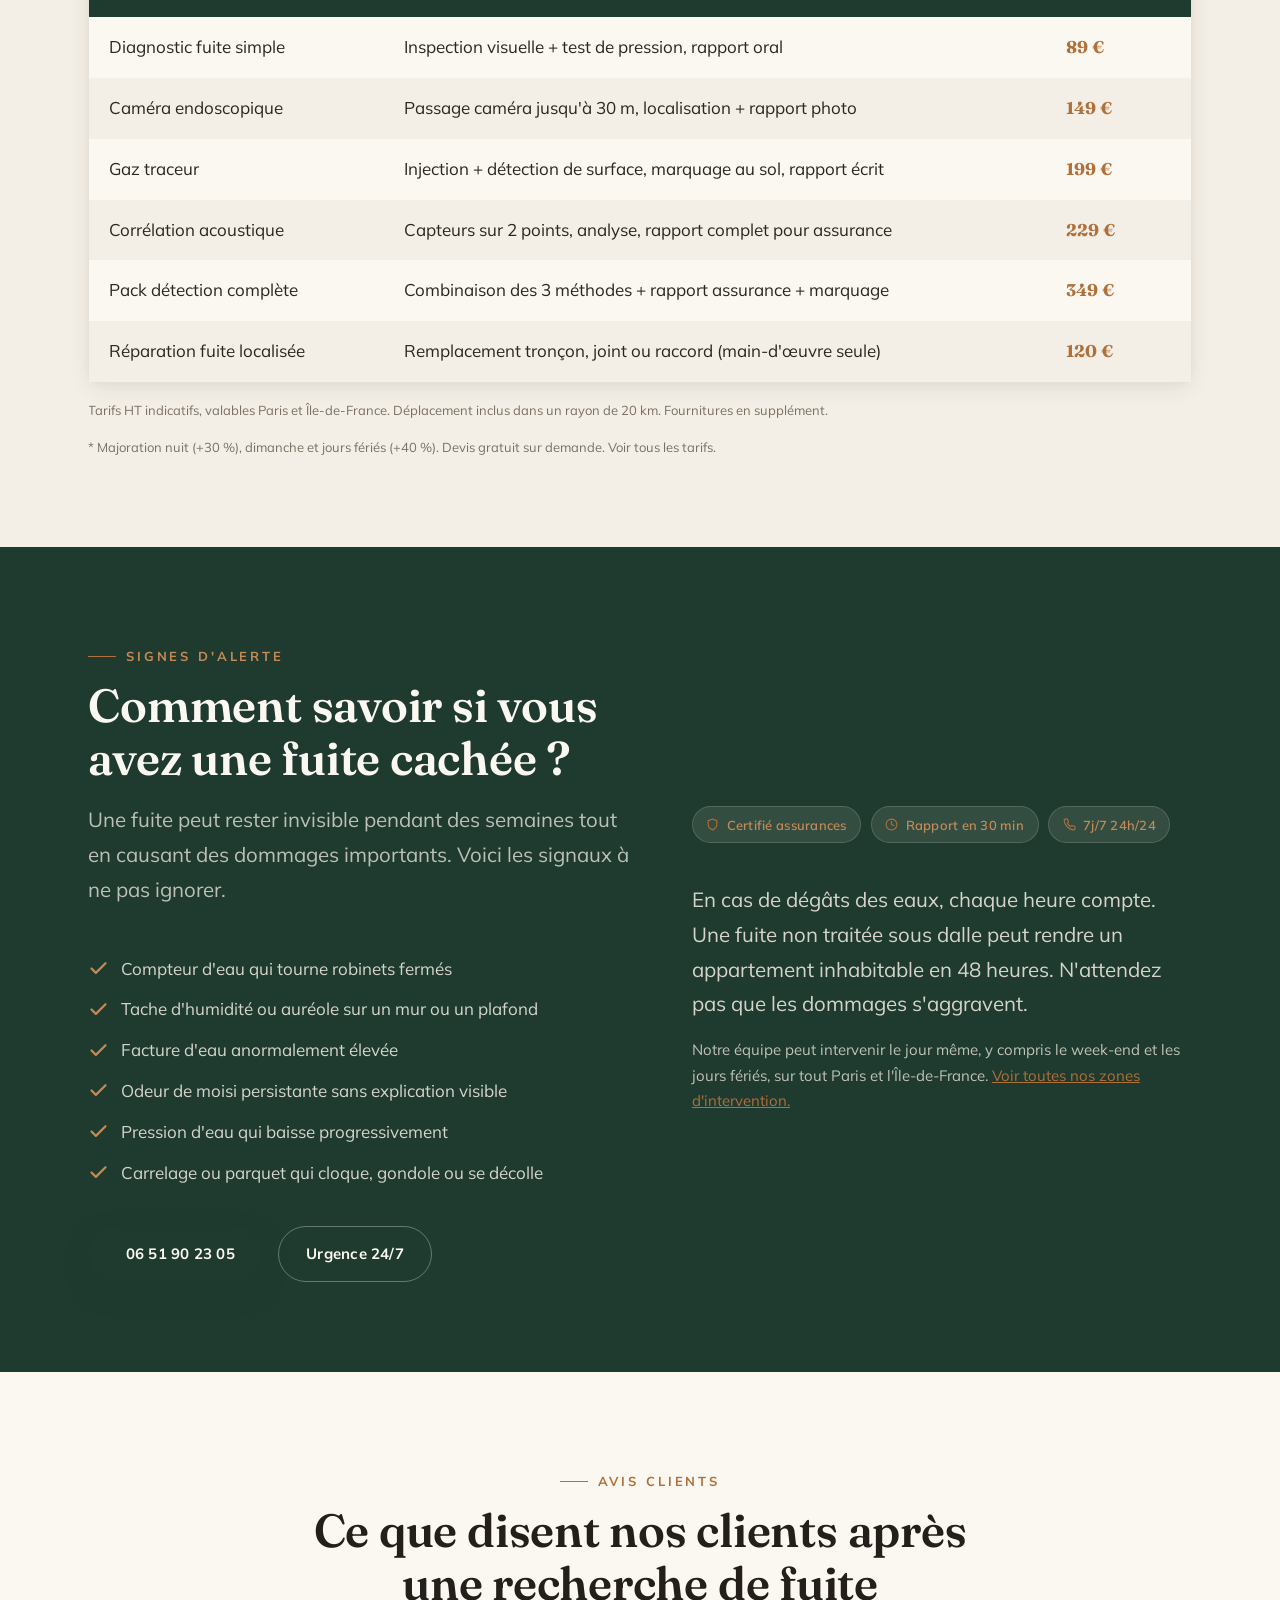
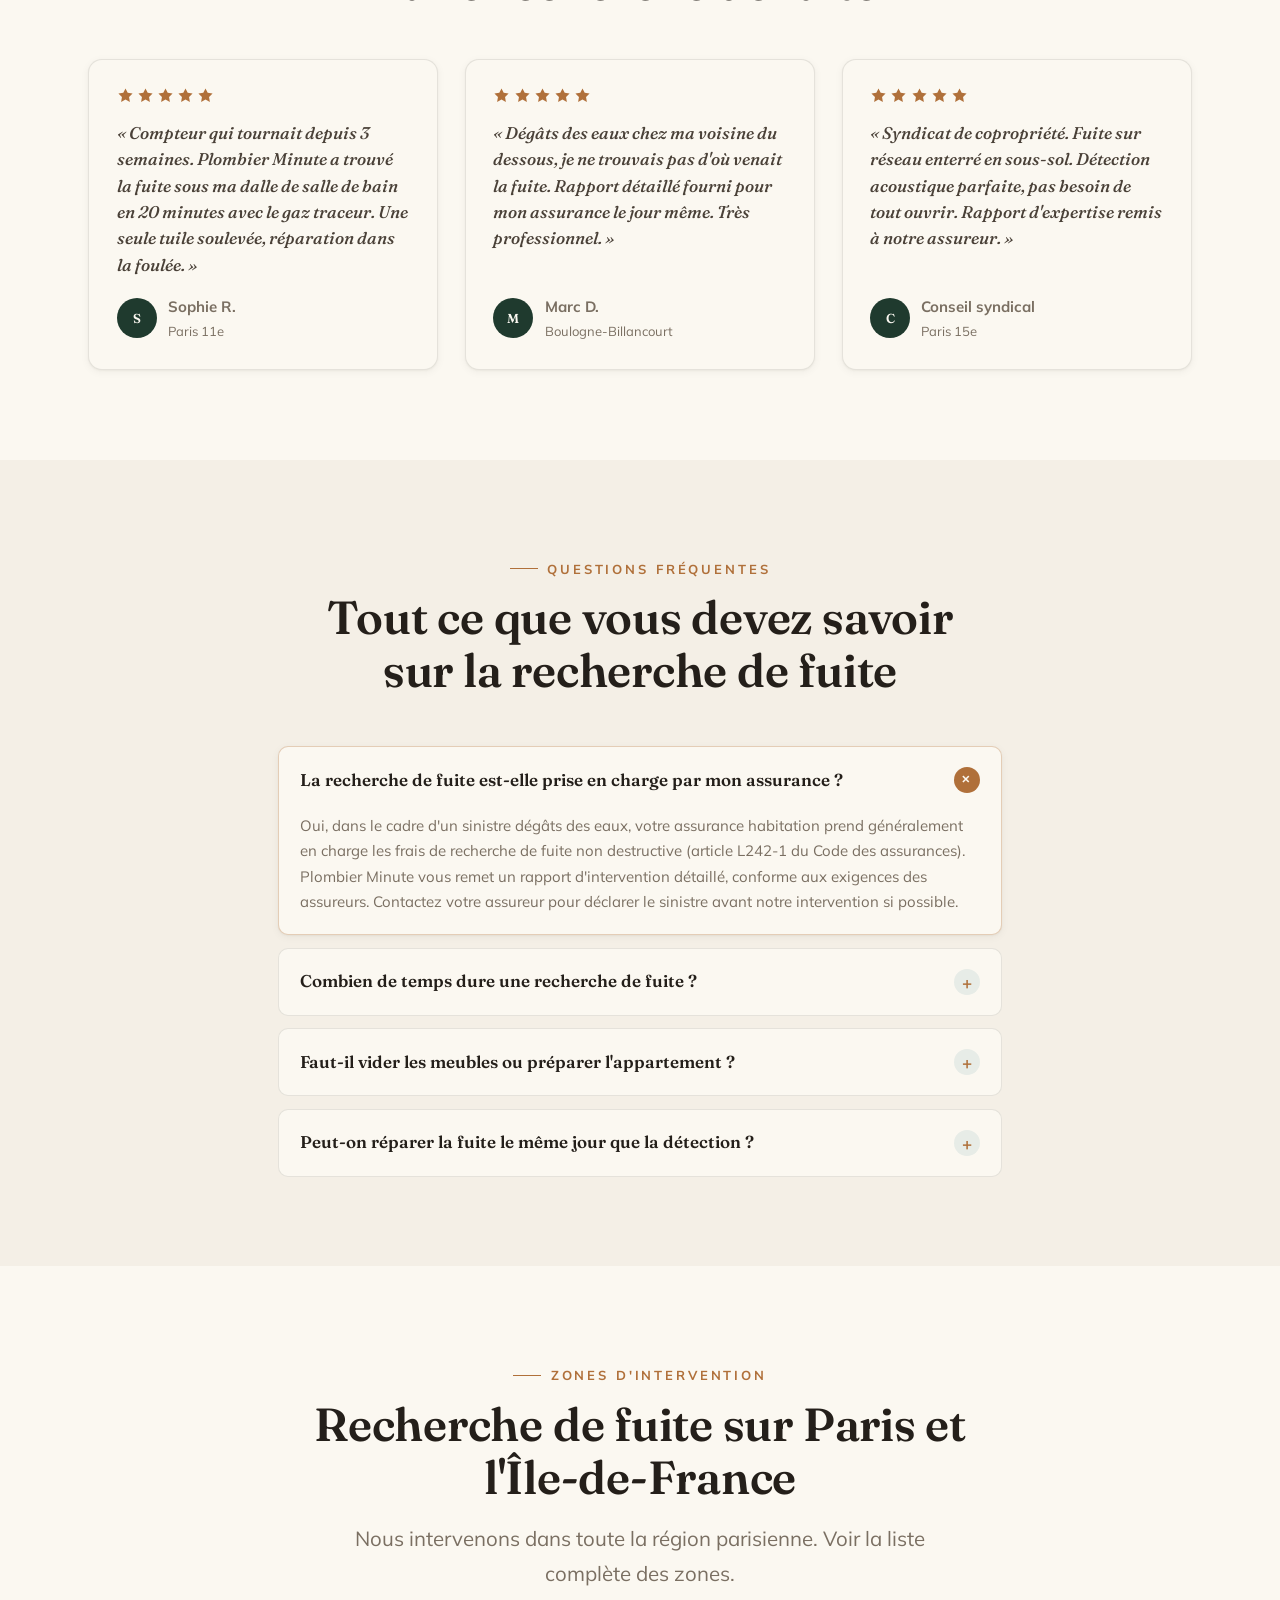
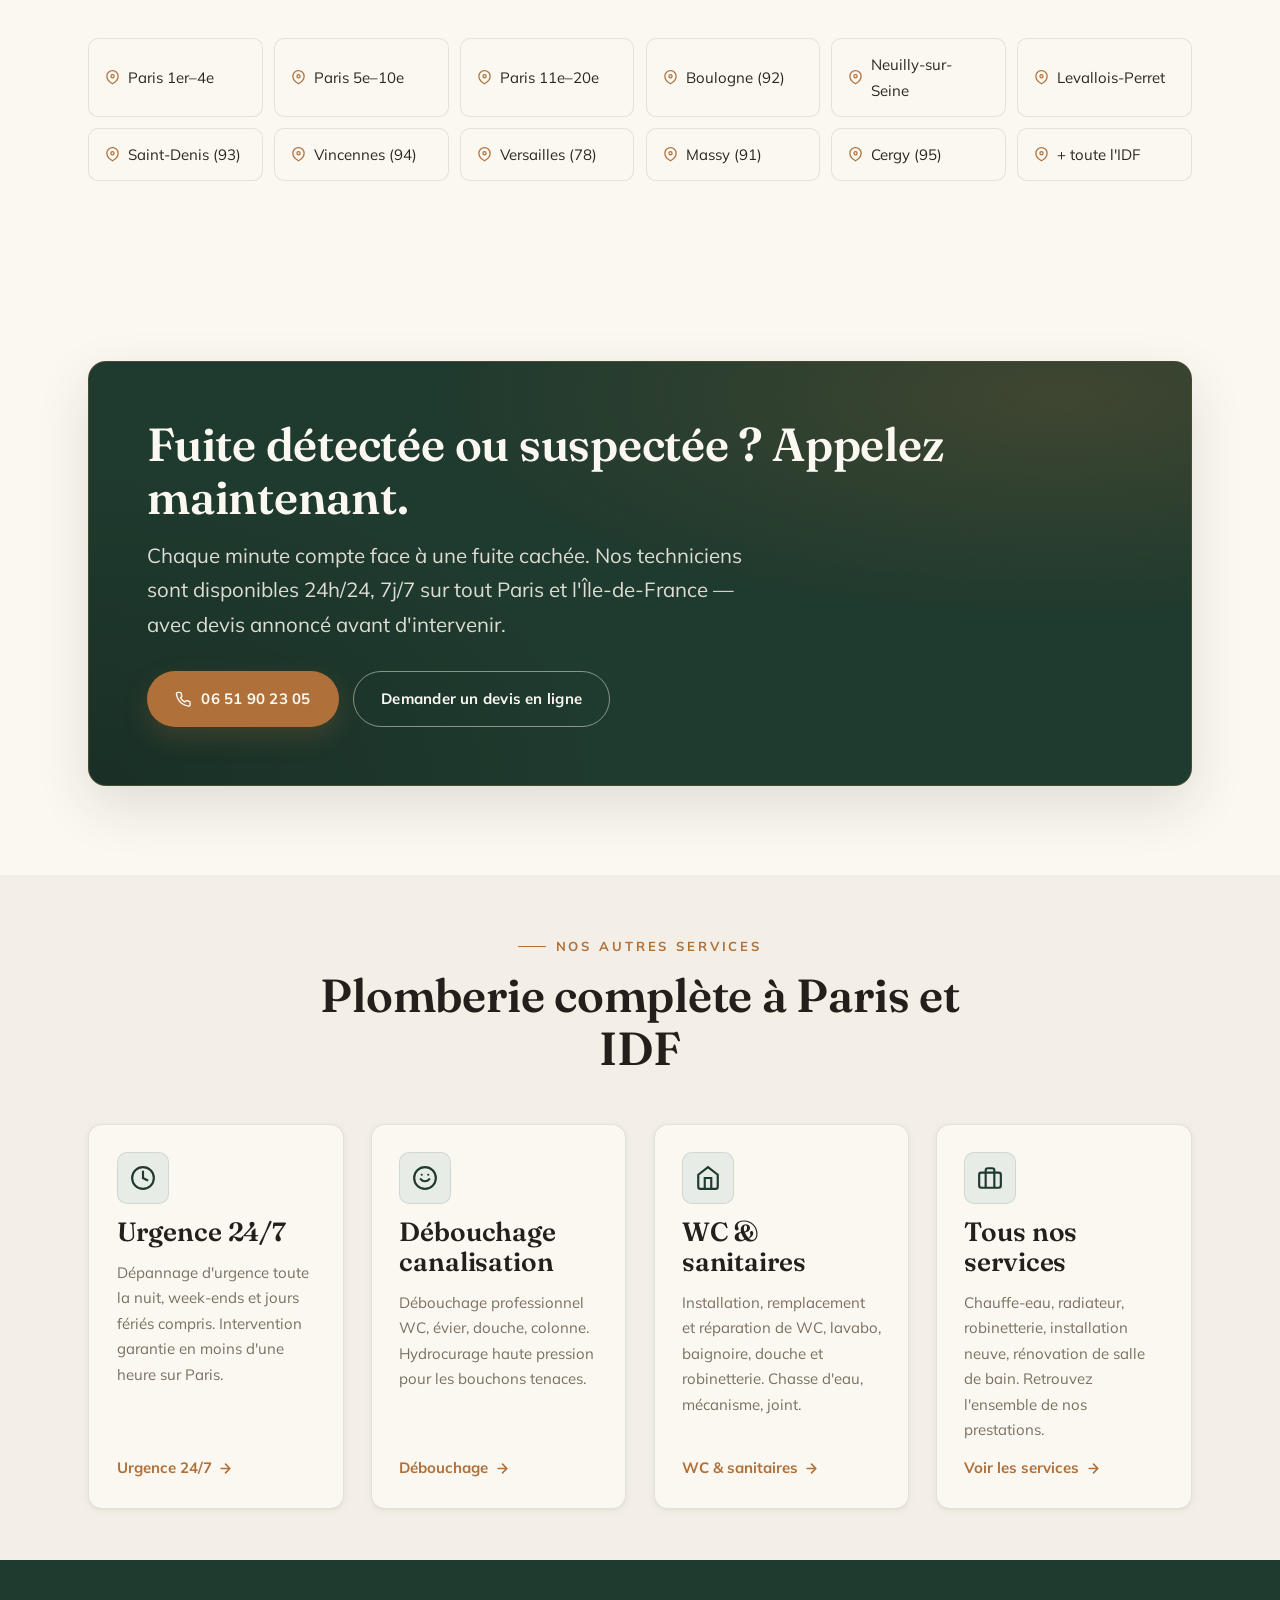
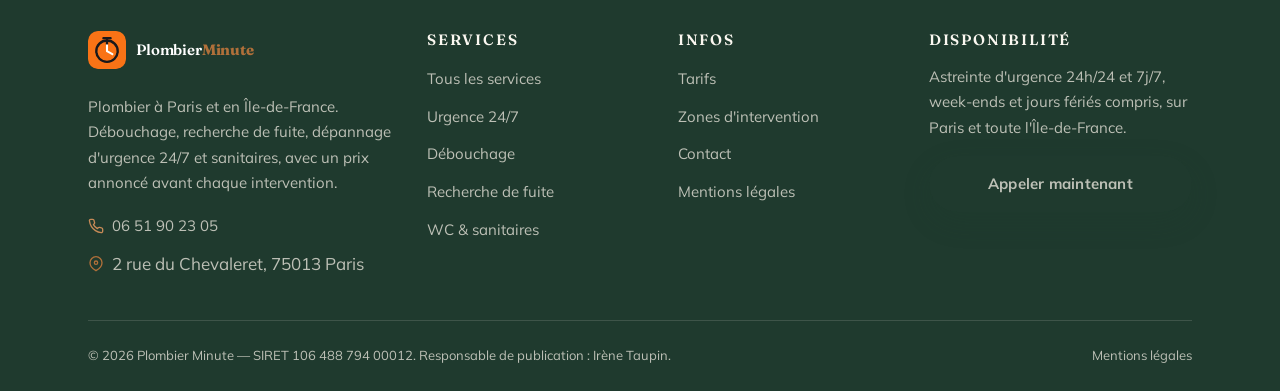
<file: recherche-fuite.html>
<!DOCTYPE html>
<html lang="fr">
<head>
  <title>Recherche de fuite | Plombier Minute</title>
  <meta name="description" content="Recherche de fuite non destructive à Paris et en Île-de-France : caméra, gaz traceur, acoustique. Plombier Minute détecte la fuite sans casse. Appelez le 06 51 90 23 05.">
  <link rel="canonical" href="https://[DOMAINE]/recherche-fuite.html">
  <meta charset="UTF-8">
  <meta name="viewport" content="width=device-width, initial-scale=1">
  <meta name="theme-color" content="#18181B">
  <link rel="preconnect" href="https://fonts.googleapis.com">
  <link rel="preconnect" href="https://fonts.gstatic.com" crossorigin>
  <link href="https://fonts.googleapis.com/css2?family=Unbounded:wght@600;700;800&family=DM+Sans:wght@400;500;600;700&display=swap" rel="stylesheet">
  <link rel="stylesheet" href="assets/css/styles.css">
  <link rel="icon" href="favicon.svg" type="image/svg+xml">
  <script src="assets/js/main.js" defer></script>
</head>
<body class="page-recherche-fuite">

<!-- HEADER -->
<header class="site-header">
  <div class="container nav">
    <a class="brand" href="index.html" aria-label="Plombier Minute, accueil">
      <svg class="brand-mark" viewBox="0 0 64 64" aria-hidden="true">
        <rect width="64" height="64" rx="14" fill="#18181B"/>
        <circle cx="32" cy="34" r="18" fill="none" stroke="#F97316" stroke-width="4"/>
        <path d="M26 12h12M32 16v6" stroke="#FB923C" stroke-width="4" stroke-linecap="round"/>
        <path d="M32 34V24M32 34l9 5" stroke="#FFF7ED" stroke-width="3.5" stroke-linecap="round"/>
        <circle cx="32" cy="34" r="2.6" fill="#FFF7ED"/>
      </svg>
      <span>Plombier<b>Minute</b></span>
    </a>

    <nav class="nav-links" aria-label="Navigation principale">
      <a href="index.html">Accueil</a>
      <a href="nos-services.html">Services</a>
      <a href="depannage-urgence.html">Urgence 24/7</a>
      <a href="debouchage-canalisation.html">Débouchage</a>
      <a href="recherche-fuite.html" class="active" aria-current="page">Recherche de fuite</a>
      <a href="wc-sanitaires.html">WC &amp; sanitaires</a>
      <a href="tarifs.html">Tarifs</a>
      <a href="zones-intervention.html">Zones</a>
      <a href="contact.html">Contact</a>
    </nav>

    <div class="nav-cta">
      <a class="btn btn-ghost" href="contact.html">Devis gratuit</a>
      <a class="btn btn-call" href="tel:0651902305" aria-label="Appeler le 06 51 90 23 05">
        <span class="pulse-dot" aria-hidden="true"></span> 06 51 90 23 05
      </a>
      <button class="nav-toggle" type="button" aria-label="Ouvrir le menu" aria-expanded="false" aria-controls="mobile-menu">
        <span class="bars" aria-hidden="true"><span></span><span></span><span></span></span>
      </button>
    </div>
  </div>
</header>

<!-- MOBILE MENU -->
<div class="mobile-menu" id="mobile-menu" hidden>
  <div class="backdrop" data-close></div>
  <div class="panel" role="dialog" aria-modal="true" aria-label="Menu de navigation">
    <div class="mm-head">
      <span class="brand"><span>Plombier<b>Minute</b></span></span>
      <button class="mm-close" type="button" aria-label="Fermer le menu" data-close>&times;</button>
    </div>
    <nav aria-label="Navigation mobile">
      <a href="index.html">Accueil</a>
      <a href="nos-services.html">Services</a>
      <a href="depannage-urgence.html">Urgence 24/7</a>
      <a href="debouchage-canalisation.html">Débouchage</a>
      <a href="recherche-fuite.html" class="active" aria-current="page">Recherche de fuite</a>
      <a href="wc-sanitaires.html">WC &amp; sanitaires</a>
      <a href="tarifs.html">Tarifs</a>
      <a href="zones-intervention.html">Zones</a>
      <a href="contact.html">Contact</a>
    </nav>
    <div class="mm-foot">
      <a class="btn btn-primary btn-block" href="tel:0651902305">Appeler 06 51 90 23 05</a>
      <a class="btn btn-ghost btn-block" href="contact.html">Demander un devis</a>
    </div>
  </div>
</div>

<main>

  <!-- PAGE HERO -->
  <section class="page-hero">
    <div class="container">
      <nav class="breadcrumb" aria-label="Fil d'Ariane">
        <ol>
          <li><a href="index.html">Accueil</a></li>
          <li><span aria-current="page">Recherche de fuite</span></li>
        </ol>
      </nav>
      <h1>Recherche de fuite</h1>
      <p>Détection non destructive de fuites d'eau à Paris et en Île-de-France. Caméra endoscopique, gaz traceur, acoustique : on localise la fuite sans casser vos murs ni vos carrelages.</p>
    </div>
  </section>

  <!-- REASSURANCE -->
  <section class="reassure">
    <div class="container">
      <div class="ra">
        <svg viewBox="0 0 24 24" fill="none" stroke="currentColor" stroke-width="2" aria-hidden="true"><circle cx="12" cy="12" r="10"/><path d="M12 6v6l4 2" stroke-linecap="round"/></svg>
        <span><b>Intervention rapide</b><span>En moins d'1 h sur Paris</span></span>
      </div>
      <div class="ra">
        <svg viewBox="0 0 24 24" fill="none" stroke="currentColor" stroke-width="2" aria-hidden="true"><path d="M12 22s8-4 8-10V5l-8-3-8 3v7c0 6 8 10 8 10Z" stroke-linecap="round" stroke-linejoin="round"/></svg>
        <span><b>Sans destruction</b><span>Murs et dalles préservés</span></span>
      </div>
      <div class="ra">
        <svg viewBox="0 0 24 24" fill="none" stroke="currentColor" stroke-width="2" aria-hidden="true"><path d="M12 2a10 10 0 1 0 0 20A10 10 0 0 0 12 2Z"/><path d="M12 8v4l3 3" stroke-linecap="round"/></svg>
        <span><b>Rapport écrit</b><span>Pour votre assurance</span></span>
      </div>
      <div class="ra">
        <svg viewBox="0 0 24 24" fill="none" stroke="currentColor" stroke-width="2" aria-hidden="true"><path d="M22 11.08V12a10 10 0 1 1-5.93-9.14" stroke-linecap="round"/><path d="M22 4 12 14.01l-3-3" stroke-linecap="round" stroke-linejoin="round"/></svg>
        <span><b>Devis gratuit</b><span>Prix annoncé avant travaux</span></span>
      </div>
    </div>
  </section>

  <!-- INTRO + IMAGE -->
  <section class="section section--cream">
    <div class="container">
      <div class="split">
        <div class="reveal-left">
          <div class="section-head">
            <span class="eyebrow">Détection précise</span>
            <h2>Localiser la fuite sans tout casser</h2>
            <p>Une fuite non détectée peut provoquer des dégâts des eaux considérables et engager votre responsabilité auprès des voisins. Plombier Minute intervient avec du matériel professionnel pour localiser la fuite à la source, sans travaux de démolition inutiles.</p>
          </div>
          <ul class="list-check mt-3">
            <li>
              <svg viewBox="0 0 24 24" fill="none" stroke="currentColor" stroke-width="2.5" aria-hidden="true"><path d="M20 6 9 17l-5-5" stroke-linecap="round" stroke-linejoin="round"/></svg>
              Technologie non destructive : zéro casse inutile
            </li>
            <li>
              <svg viewBox="0 0 24 24" fill="none" stroke="currentColor" stroke-width="2.5" aria-hidden="true"><path d="M20 6 9 17l-5-5" stroke-linecap="round" stroke-linejoin="round"/></svg>
              Rapport de localisation pour votre assureur
            </li>
            <li>
              <svg viewBox="0 0 24 24" fill="none" stroke="currentColor" stroke-width="2.5" aria-hidden="true"><path d="M20 6 9 17l-5-5" stroke-linecap="round" stroke-linejoin="round"/></svg>
              Intervention disponible 7j/7 en urgence
            </li>
            <li>
              <svg viewBox="0 0 24 24" fill="none" stroke="currentColor" stroke-width="2.5" aria-hidden="true"><path d="M20 6 9 17l-5-5" stroke-linecap="round" stroke-linejoin="round"/></svg>
              Prise en charge des sinistres dégâts des eaux
            </li>
            <li>
              <svg viewBox="0 0 24 24" fill="none" stroke="currentColor" stroke-width="2.5" aria-hidden="true"><path d="M20 6 9 17l-5-5" stroke-linecap="round" stroke-linejoin="round"/></svg>
              Réparation possible dans la foulée de la détection
            </li>
          </ul>
          <div class="btn-row mt-4">
            <a class="btn btn-primary" href="tel:0651902305">
              <span class="pulse-dot" aria-hidden="true"></span> Appeler maintenant
            </a>
            <a class="btn btn-ghost" href="contact.html">Demander un devis</a>
          </div>
        </div>
        <div class="reveal-zoom">
          <div class="imgwrap imgwrap--wide">
            <img src="assets/images/intervention.jpg" alt="Plombier Minute en intervention de recherche de fuite à Paris, équipement de détection non destructive">
            <span class="tag">Détection non destructive</span>
            <span class="float-stat"><b data-count="98">0</b><span>% de précision</span></span>
          </div>
        </div>
      </div>
    </div>
  </section>

  <!-- STATS -->
  <section class="section section--ink" data-count-root>
    <div class="container">
      <div class="stats reveal">
        <div class="stat">
          <div class="num"><span data-count="30">0</span><span class="suffix"> min</span></div>
          <div class="lbl">Délai d'intervention moyen sur Paris</div>
        </div>
        <div class="stat">
          <div class="num"><span data-count="98">0</span><span class="suffix">%</span></div>
          <div class="lbl">Taux de localisation précise du premier coup</div>
        </div>
        <div class="stat">
          <div class="num"><span data-count="7">0</span><span class="suffix">j/7</span></div>
          <div class="lbl">Disponibilité urgence, week-ends compris</div>
        </div>
        <div class="stat">
          <div class="num"><span data-count="0">0</span><span class="suffix"> casse</span></div>
          <div class="lbl">Détection sans démolition grâce aux techniques modernes</div>
        </div>
      </div>
    </div>
  </section>

  <!-- TECHNIQUES DE DÉTECTION -->
  <section class="section section--white">
    <div class="container">
      <div class="section-head section-head--center reveal">
        <span class="eyebrow">Nos techniques</span>
        <h2>Trois méthodes complémentaires pour tout localiser</h2>
        <p>Selon la nature de la fuite et l'accessibilité des canalisations, nous choisissons la méthode la plus adaptée — ou nous les combinons pour une précision maximale.</p>
      </div>
      <div class="grid grid-3">
        <article class="card card-service reveal" data-delay="1">
          <span class="ic">
            <svg viewBox="0 0 24 24" fill="none" stroke="currentColor" stroke-width="2" aria-hidden="true"><circle cx="11" cy="11" r="8"/><path d="m21 21-4.35-4.35" stroke-linecap="round"/><circle cx="11" cy="11" r="3"/></svg>
          </span>
          <h3>Caméra endoscopique</h3>
          <p>Une micro-caméra est introduite dans vos canalisations pour inspecter visuellement l'état des tuyaux, localiser fissures, joints défaillants et obstructions. Idéal pour les réseaux enterrés ou encastrés.</p>
          <a class="more" href="nos-services.html">Voir tous les services <svg viewBox="0 0 24 24" fill="none" stroke="currentColor" stroke-width="2.5" aria-hidden="true"><path d="M5 12h14M12 5l7 7-7 7" stroke-linecap="round" stroke-linejoin="round"/></svg></a>
        </article>
        <article class="card card-service reveal" data-delay="2">
          <span class="ic">
            <svg viewBox="0 0 24 24" fill="none" stroke="currentColor" stroke-width="2" aria-hidden="true"><path d="M12 2v4M12 18v4M4.93 4.93l2.83 2.83M16.24 16.24l2.83 2.83M2 12h4M18 12h4M4.93 19.07l2.83-2.83M16.24 7.76l2.83-2.83" stroke-linecap="round"/></svg>
          </span>
          <h3>Gaz traceur</h3>
          <p>Un mélange inerte d'hydrogène et d'azote est injecté dans la canalisation sous pression. Le gaz s'échappe par le point de fuite et est détecté en surface par un capteur ultra-sensible, même sous béton ou carrelage.</p>
          <a class="more" href="nos-services.html">Voir tous les services <svg viewBox="0 0 24 24" fill="none" stroke="currentColor" stroke-width="2.5" aria-hidden="true"><path d="M5 12h14M12 5l7 7-7 7" stroke-linecap="round" stroke-linejoin="round"/></svg></a>
        </article>
        <article class="card card-service reveal" data-delay="3">
          <span class="ic">
            <svg viewBox="0 0 24 24" fill="none" stroke="currentColor" stroke-width="2" aria-hidden="true"><path d="M9 18V5l12-2v13" stroke-linecap="round" stroke-linejoin="round"/><circle cx="6" cy="18" r="3"/><circle cx="18" cy="16" r="3"/></svg>
          </span>
          <h3>Corrélation acoustique</h3>
          <p>Des capteurs placés à chaque extrémité d'un tronçon de tuyau écoutent le bruit généré par la fuite. Un algorithme calcule précisément sa position par différence de temps de propagation du son. Zéro contact avec les murs.</p>
          <a class="more" href="nos-services.html">Voir tous les services <svg viewBox="0 0 24 24" fill="none" stroke="currentColor" stroke-width="2.5" aria-hidden="true"><path d="M5 12h14M12 5l7 7-7 7" stroke-linecap="round" stroke-linejoin="round"/></svg></a>
        </article>
      </div>
    </div>
  </section>

  <!-- PROCESSUS EN ÉTAPES -->
  <section class="section section--cream">
    <div class="container">
      <div class="section-head section-head--center reveal">
        <span class="eyebrow">Notre méthode</span>
        <h2>De l'appel à la réparation en 4 étapes</h2>
        <p>Un protocole clair, un prix annoncé à chaque étape. Pas de mauvaise surprise.</p>
      </div>
      <div class="steps grid-4 reveal">
        <div class="step">
          <div class="step-n" aria-hidden="true"></div>
          <h3>Diagnostic téléphonique</h3>
          <p>Vous décrivez les symptômes (tache d'humidité, compteur qui tourne, baisse de pression). On évalue la priorité et on planifie l'intervention.</p>
        </div>
        <div class="step">
          <div class="step-n" aria-hidden="true"></div>
          <h3>Inspection sur site</h3>
          <p>Notre technicien arrive avec caméra, détecteur de gaz traceur et matériel acoustique. Il évalue la situation et choisit la méthode adaptée.</p>
        </div>
        <div class="step">
          <div class="step-n" aria-hidden="true"></div>
          <h3>Localisation précise</h3>
          <p>La fuite est localisée au centimètre près. Un marquage au sol indique le point exact d'intervention. Le rapport est rédigé pour votre assurance.</p>
        </div>
        <div class="step">
          <div class="step-n" aria-hidden="true"></div>
          <h3>Réparation &amp; rapport</h3>
          <p>La réparation est effectuée (remplacement du tronçon, reprise du joint, etc.) et un rapport d'intervention écrit vous est remis immédiatement.</p>
        </div>
      </div>
    </div>
  </section>

  <!-- CAS TRAITÉS + IMAGE DÉTAIL -->
  <section class="section section--white">
    <div class="container">
      <div class="split split--rev">
        <div class="reveal-left">
          <div class="section-head">
            <span class="eyebrow">Cas traités</span>
            <h2>Fuites sous carrelage, dans les murs, sous dalle</h2>
            <p>Quel que soit l'endroit où se cache la fuite, nos techniciens disposent des outils pour la débusquer — sans percer au hasard.</p>
          </div>
          <div class="flow mt-3">
            <div class="card-feature">
              <span class="num">01</span>
              <div>
                <h3>Fuite sous carrelage (salle de bain, cuisine)</h3>
                <p>Le gaz traceur remonte précisément par le joint le plus proche du point de rupture. Une seule dalle retirée au lieu de toute la pièce.</p>
              </div>
            </div>
            <div class="card-feature">
              <span class="num">02</span>
              <div>
                <h3>Fuite encastrée dans les murs</h3>
                <p>La corrélation acoustique détecte le bruit de fuite à travers plusieurs centimètres de béton armé. Le point d'ouverture est ciblé au millimètre.</p>
              </div>
            </div>
            <div class="card-feature">
              <span class="num">03</span>
              <div>
                <h3>Fuite sur réseau enterré (jardin, sous-sol)</h3>
                <p>La caméra endoscopique parcourt la canalisation et transmet en temps réel la position GPS du défaut. Idéal pour les copropriétés.</p>
              </div>
            </div>
            <div class="card-feature">
              <span class="num">04</span>
              <div>
                <h3>Dégâts des eaux chez le voisin</h3>
                <p>On vous accompagne dans la procédure : rapport contradictoire, constat amiable, transmission à votre assureur. Intervention dès le lendemain de la déclaration.</p>
              </div>
            </div>
          </div>
        </div>
        <div class="reveal-zoom">
          <div class="imgwrap imgwrap--tall">
            <img src="assets/images/detail.jpg" alt="Détail d'une canalisation inspectée par caméra endoscopique lors d'une recherche de fuite à Paris">
            <span class="tag">Inspection caméra</span>
          </div>
        </div>
      </div>
    </div>
  </section>

  <!-- TARIFS -->
  <section class="section section--cream">
    <div class="container">
      <div class="section-head reveal">
        <span class="eyebrow">Tarifs indicatifs</span>
        <h2>Des prix clairs, annoncés avant intervention</h2>
        <p>Le devis définitif est établi sur site après diagnostic. Les tarifs ci-dessous sont des fourchettes indicatives hors fournitures.</p>
      </div>
      <div class="reveal">
        <table class="tarif-table">
          <caption>Tarifs HT indicatifs, valables Paris et Île-de-France. Déplacement inclus dans un rayon de 20 km. Fournitures en supplément.</caption>
          <thead>
            <tr>
              <th>Prestation</th>
              <th>Détail</th>
              <th>À partir de</th>
            </tr>
          </thead>
          <tbody>
            <tr>
              <td>Diagnostic fuite simple</td>
              <td>Inspection visuelle + test de pression, rapport oral</td>
              <td class="price">89 €</td>
            </tr>
            <tr>
              <td>Caméra endoscopique</td>
              <td>Passage caméra jusqu'à 30 m, localisation + rapport photo</td>
              <td class="price">149 €</td>
            </tr>
            <tr>
              <td>Gaz traceur</td>
              <td>Injection + détection de surface, marquage au sol, rapport écrit</td>
              <td class="price">199 €</td>
            </tr>
            <tr>
              <td>Corrélation acoustique</td>
              <td>Capteurs sur 2 points, analyse, rapport complet pour assurance</td>
              <td class="price">229 €</td>
            </tr>
            <tr>
              <td>Pack détection complète</td>
              <td>Combinaison des 3 méthodes + rapport assurance + marquage</td>
              <td class="price">349 €</td>
            </tr>
            <tr>
              <td>Réparation fuite localisée</td>
              <td>Remplacement tronçon, joint ou raccord (main-d'œuvre seule)</td>
              <td class="price">120 €</td>
            </tr>
          </tbody>
        </table>
        <p class="tarif-note">* Majoration nuit (+30 %), dimanche et jours fériés (+40 %). Devis gratuit sur demande. <a href="tarifs.html">Voir tous les tarifs</a>.</p>
      </div>
    </div>
  </section>

  <!-- SIGNES D'ALERTE -->
  <section class="section section--ink">
    <div class="container">
      <div class="split">
        <div class="reveal-left">
          <div class="section-head">
            <span class="eyebrow">Signes d'alerte</span>
            <h2>Comment savoir si vous avez une fuite cachée ?</h2>
            <p class="lead">Une fuite peut rester invisible pendant des semaines tout en causant des dommages importants. Voici les signaux à ne pas ignorer.</p>
          </div>
          <ul class="list-check mt-3">
            <li>
              <svg viewBox="0 0 24 24" fill="none" stroke="currentColor" stroke-width="2.5" aria-hidden="true"><path d="M20 6 9 17l-5-5" stroke-linecap="round" stroke-linejoin="round"/></svg>
              Compteur d'eau qui tourne robinets fermés
            </li>
            <li>
              <svg viewBox="0 0 24 24" fill="none" stroke="currentColor" stroke-width="2.5" aria-hidden="true"><path d="M20 6 9 17l-5-5" stroke-linecap="round" stroke-linejoin="round"/></svg>
              Tache d'humidité ou auréole sur un mur ou un plafond
            </li>
            <li>
              <svg viewBox="0 0 24 24" fill="none" stroke="currentColor" stroke-width="2.5" aria-hidden="true"><path d="M20 6 9 17l-5-5" stroke-linecap="round" stroke-linejoin="round"/></svg>
              Facture d'eau anormalement élevée
            </li>
            <li>
              <svg viewBox="0 0 24 24" fill="none" stroke="currentColor" stroke-width="2.5" aria-hidden="true"><path d="M20 6 9 17l-5-5" stroke-linecap="round" stroke-linejoin="round"/></svg>
              Odeur de moisi persistante sans explication visible
            </li>
            <li>
              <svg viewBox="0 0 24 24" fill="none" stroke="currentColor" stroke-width="2.5" aria-hidden="true"><path d="M20 6 9 17l-5-5" stroke-linecap="round" stroke-linejoin="round"/></svg>
              Pression d'eau qui baisse progressivement
            </li>
            <li>
              <svg viewBox="0 0 24 24" fill="none" stroke="currentColor" stroke-width="2.5" aria-hidden="true"><path d="M20 6 9 17l-5-5" stroke-linecap="round" stroke-linejoin="round"/></svg>
              Carrelage ou parquet qui cloque, gondole ou se décolle
            </li>
          </ul>
          <div class="btn-row mt-4">
            <a class="btn btn-primary" href="tel:0651902305">
              <span class="pulse-dot" aria-hidden="true"></span> 06 51 90 23 05
            </a>
            <a class="btn btn-ghost" href="depannage-urgence.html">Urgence 24/7</a>
          </div>
        </div>
        <div class="reveal" data-delay="2">
          <div class="chip-row">
            <span class="badge badge--ink">
              <svg viewBox="0 0 24 24" fill="none" stroke="currentColor" stroke-width="2" aria-hidden="true" style="width:1em;height:1em"><path d="M12 22s8-4 8-10V5l-8-3-8 3v7c0 6 8 10 8 10Z"/></svg>
              Certifié assurances
            </span>
            <span class="badge badge--ink">
              <svg viewBox="0 0 24 24" fill="none" stroke="currentColor" stroke-width="2" aria-hidden="true" style="width:1em;height:1em"><circle cx="12" cy="12" r="10"/><path d="M12 6v6l4 2" stroke-linecap="round"/></svg>
              Rapport en 30 min
            </span>
            <span class="badge badge--ink">
              <svg viewBox="0 0 24 24" fill="none" stroke="currentColor" stroke-width="2" aria-hidden="true" style="width:1em;height:1em"><path d="M22 16.92v3a2 2 0 0 1-2.18 2 19.8 19.8 0 0 1-8.63-3.07 19.5 19.5 0 0 1-6-6 19.8 19.8 0 0 1-3.07-8.67A2 2 0 0 1 4.11 2h3a2 2 0 0 1 2 1.72c.13.96.36 1.9.7 2.81a2 2 0 0 1-.45 2.11L8.09 9.91a16 16 0 0 0 6 6l1.27-1.27a2 2 0 0 1 2.11-.45c.91.34 1.85.57 2.81.7A2 2 0 0 1 22 16.92Z" stroke-linecap="round" stroke-linejoin="round"/></svg>
              7j/7 24h/24
            </span>
          </div>
          <div class="mt-4 flow">
            <p style="color:rgba(255,247,237,.82);font-size:var(--fs-500);">En cas de dégâts des eaux, chaque heure compte. Une fuite non traitée sous dalle peut rendre un appartement inhabitable en 48 heures. N'attendez pas que les dommages s'aggravent.</p>
            <p style="color:rgba(255,247,237,.72);font-size:var(--fs-300);">Notre équipe peut intervenir le jour même, y compris le week-end et les jours fériés, sur tout Paris et l'Île-de-France. <a href="zones-intervention.html" style="color:var(--c-accent);text-decoration:underline;">Voir toutes nos zones d'intervention.</a></p>
          </div>
        </div>
      </div>
    </div>
  </section>

  <!-- AVIS CLIENTS -->
  <section class="section section--white">
    <div class="container">
      <div class="section-head section-head--center reveal">
        <span class="eyebrow">Avis clients</span>
        <h2>Ce que disent nos clients après une recherche de fuite</h2>
      </div>
      <div class="grid grid-3">
        <figure class="review reveal" data-delay="1">
          <div class="stars" aria-label="5 étoiles sur 5">
            <svg viewBox="0 0 24 24" fill="currentColor" aria-hidden="true"><path d="M12 2l3.09 6.26L22 9.27l-5 4.87 1.18 6.88L12 17.77l-6.18 3.25L7 14.14 2 9.27l6.91-1.01L12 2z"/></svg>
            <svg viewBox="0 0 24 24" fill="currentColor" aria-hidden="true"><path d="M12 2l3.09 6.26L22 9.27l-5 4.87 1.18 6.88L12 17.77l-6.18 3.25L7 14.14 2 9.27l6.91-1.01L12 2z"/></svg>
            <svg viewBox="0 0 24 24" fill="currentColor" aria-hidden="true"><path d="M12 2l3.09 6.26L22 9.27l-5 4.87 1.18 6.88L12 17.77l-6.18 3.25L7 14.14 2 9.27l6.91-1.01L12 2z"/></svg>
            <svg viewBox="0 0 24 24" fill="currentColor" aria-hidden="true"><path d="M12 2l3.09 6.26L22 9.27l-5 4.87 1.18 6.88L12 17.77l-6.18 3.25L7 14.14 2 9.27l6.91-1.01L12 2z"/></svg>
            <svg viewBox="0 0 24 24" fill="currentColor" aria-hidden="true"><path d="M12 2l3.09 6.26L22 9.27l-5 4.87 1.18 6.88L12 17.77l-6.18 3.25L7 14.14 2 9.27l6.91-1.01L12 2z"/></svg>
          </div>
          <blockquote>« Compteur qui tournait depuis 3 semaines. Plombier Minute a trouvé la fuite sous ma dalle de salle de bain en 20 minutes avec le gaz traceur. Une seule tuile soulevée, réparation dans la foulée. »</blockquote>
          <figcaption class="who">
            <span class="av">S</span>
            <span><b>Sophie R.</b><span>Paris 11e</span></span>
          </figcaption>
        </figure>
        <figure class="review reveal" data-delay="2">
          <div class="stars" aria-label="5 étoiles sur 5">
            <svg viewBox="0 0 24 24" fill="currentColor" aria-hidden="true"><path d="M12 2l3.09 6.26L22 9.27l-5 4.87 1.18 6.88L12 17.77l-6.18 3.25L7 14.14 2 9.27l6.91-1.01L12 2z"/></svg>
            <svg viewBox="0 0 24 24" fill="currentColor" aria-hidden="true"><path d="M12 2l3.09 6.26L22 9.27l-5 4.87 1.18 6.88L12 17.77l-6.18 3.25L7 14.14 2 9.27l6.91-1.01L12 2z"/></svg>
            <svg viewBox="0 0 24 24" fill="currentColor" aria-hidden="true"><path d="M12 2l3.09 6.26L22 9.27l-5 4.87 1.18 6.88L12 17.77l-6.18 3.25L7 14.14 2 9.27l6.91-1.01L12 2z"/></svg>
            <svg viewBox="0 0 24 24" fill="currentColor" aria-hidden="true"><path d="M12 2l3.09 6.26L22 9.27l-5 4.87 1.18 6.88L12 17.77l-6.18 3.25L7 14.14 2 9.27l6.91-1.01L12 2z"/></svg>
            <svg viewBox="0 0 24 24" fill="currentColor" aria-hidden="true"><path d="M12 2l3.09 6.26L22 9.27l-5 4.87 1.18 6.88L12 17.77l-6.18 3.25L7 14.14 2 9.27l6.91-1.01L12 2z"/></svg>
          </div>
          <blockquote>« Dégâts des eaux chez ma voisine du dessous, je ne trouvais pas d'où venait la fuite. Rapport détaillé fourni pour mon assurance le jour même. Très professionnel. »</blockquote>
          <figcaption class="who">
            <span class="av">M</span>
            <span><b>Marc D.</b><span>Boulogne-Billancourt</span></span>
          </figcaption>
        </figure>
        <figure class="review reveal" data-delay="3">
          <div class="stars" aria-label="5 étoiles sur 5">
            <svg viewBox="0 0 24 24" fill="currentColor" aria-hidden="true"><path d="M12 2l3.09 6.26L22 9.27l-5 4.87 1.18 6.88L12 17.77l-6.18 3.25L7 14.14 2 9.27l6.91-1.01L12 2z"/></svg>
            <svg viewBox="0 0 24 24" fill="currentColor" aria-hidden="true"><path d="M12 2l3.09 6.26L22 9.27l-5 4.87 1.18 6.88L12 17.77l-6.18 3.25L7 14.14 2 9.27l6.91-1.01L12 2z"/></svg>
            <svg viewBox="0 0 24 24" fill="currentColor" aria-hidden="true"><path d="M12 2l3.09 6.26L22 9.27l-5 4.87 1.18 6.88L12 17.77l-6.18 3.25L7 14.14 2 9.27l6.91-1.01L12 2z"/></svg>
            <svg viewBox="0 0 24 24" fill="currentColor" aria-hidden="true"><path d="M12 2l3.09 6.26L22 9.27l-5 4.87 1.18 6.88L12 17.77l-6.18 3.25L7 14.14 2 9.27l6.91-1.01L12 2z"/></svg>
            <svg viewBox="0 0 24 24" fill="currentColor" aria-hidden="true"><path d="M12 2l3.09 6.26L22 9.27l-5 4.87 1.18 6.88L12 17.77l-6.18 3.25L7 14.14 2 9.27l6.91-1.01L12 2z"/></svg>
          </div>
          <blockquote>« Syndicat de copropriété. Fuite sur réseau enterré en sous-sol. Détection acoustique parfaite, pas besoin de tout ouvrir. Rapport d'expertise remis à notre assureur. »</blockquote>
          <figcaption class="who">
            <span class="av">C</span>
            <span><b>Conseil syndical</b><span>Paris 15e</span></span>
          </figcaption>
        </figure>
      </div>
    </div>
  </section>

  <!-- FAQ -->
  <section class="section section--cream">
    <div class="container container--narrow">
      <div class="section-head section-head--center reveal">
        <span class="eyebrow">Questions fréquentes</span>
        <h2>Tout ce que vous devez savoir sur la recherche de fuite</h2>
      </div>
      <div class="faq reveal">
        <details open>
          <summary>La recherche de fuite est-elle prise en charge par mon assurance ?<span class="ico" aria-hidden="true">+</span></summary>
          <div class="faq-body">
            Oui, dans le cadre d'un sinistre dégâts des eaux, votre assurance habitation prend généralement en charge les frais de recherche de fuite non destructive (article L242-1 du Code des assurances). Plombier Minute vous remet un rapport d'intervention détaillé, conforme aux exigences des assureurs. Contactez votre assureur pour déclarer le sinistre avant notre intervention si possible.
          </div>
        </details>
        <details>
          <summary>Combien de temps dure une recherche de fuite ?<span class="ico" aria-hidden="true">+</span></summary>
          <div class="faq-body">
            Une recherche de fuite standard prend entre 45 minutes et 2 heures selon la méthode utilisée et la complexité de l'installation. La corrélation acoustique est souvent la plus rapide (30 à 45 min). Si la fuite nécessite une réparation dans la foulée, comptez 1 à 3 heures supplémentaires selon l'accessibilité.
          </div>
        </details>
        <details>
          <summary>Faut-il vider les meubles ou préparer l'appartement ?<span class="ico" aria-hidden="true">+</span></summary>
          <div class="faq-body">
            Pour la méthode acoustique, aucune préparation particulière n'est nécessaire. Pour la caméra endoscopique ou le gaz traceur, il peut être utile de dégager l'accès à la trappe de visite ou au tableau de robinetterie. Notre technicien vous précise par téléphone ce dont il a besoin avant d'arriver.
          </div>
        </details>
        <details>
          <summary>Peut-on réparer la fuite le même jour que la détection ?<span class="ico" aria-hidden="true">+</span></summary>
          <div class="faq-body">
            Dans la majorité des cas, oui. Notre technicien emporte le matériel de réparation courant (raccords, joints, tronçons de cuivre ou PER, soudure). Si la réparation nécessite une pièce spécifique ou des travaux plus importants (reprise de chape, ouverture de mur porteur), nous planifions un second passage sous 24 à 48 heures. Voir aussi notre page <a href="depannage-urgence.html">urgence 24/7</a>.
          </div>
        </details>
      </div>
    </div>
  </section>

  <!-- ZONES D'INTERVENTION -->
  <section class="section section--white">
    <div class="container">
      <div class="section-head section-head--center reveal">
        <span class="eyebrow">Zones d'intervention</span>
        <h2>Recherche de fuite sur Paris et l'Île-de-France</h2>
        <p>Nous intervenons dans toute la région parisienne. <a href="zones-intervention.html">Voir la liste complète des zones.</a></p>
      </div>
      <div class="zones-grid reveal">
        <span class="zone-pill"><svg viewBox="0 0 24 24" fill="none" stroke="currentColor" stroke-width="2" aria-hidden="true"><path d="M21 10c0 7-9 12-9 12S3 17 3 10a9 9 0 0 1 18 0Z"/><circle cx="12" cy="10" r="2.5"/></svg> Paris 1er–4e</span>
        <span class="zone-pill"><svg viewBox="0 0 24 24" fill="none" stroke="currentColor" stroke-width="2" aria-hidden="true"><path d="M21 10c0 7-9 12-9 12S3 17 3 10a9 9 0 0 1 18 0Z"/><circle cx="12" cy="10" r="2.5"/></svg> Paris 5e–10e</span>
        <span class="zone-pill"><svg viewBox="0 0 24 24" fill="none" stroke="currentColor" stroke-width="2" aria-hidden="true"><path d="M21 10c0 7-9 12-9 12S3 17 3 10a9 9 0 0 1 18 0Z"/><circle cx="12" cy="10" r="2.5"/></svg> Paris 11e–20e</span>
        <span class="zone-pill"><svg viewBox="0 0 24 24" fill="none" stroke="currentColor" stroke-width="2" aria-hidden="true"><path d="M21 10c0 7-9 12-9 12S3 17 3 10a9 9 0 0 1 18 0Z"/><circle cx="12" cy="10" r="2.5"/></svg> Boulogne (92)</span>
        <span class="zone-pill"><svg viewBox="0 0 24 24" fill="none" stroke="currentColor" stroke-width="2" aria-hidden="true"><path d="M21 10c0 7-9 12-9 12S3 17 3 10a9 9 0 0 1 18 0Z"/><circle cx="12" cy="10" r="2.5"/></svg> Neuilly-sur-Seine</span>
        <span class="zone-pill"><svg viewBox="0 0 24 24" fill="none" stroke="currentColor" stroke-width="2" aria-hidden="true"><path d="M21 10c0 7-9 12-9 12S3 17 3 10a9 9 0 0 1 18 0Z"/><circle cx="12" cy="10" r="2.5"/></svg> Levallois-Perret</span>
        <span class="zone-pill"><svg viewBox="0 0 24 24" fill="none" stroke="currentColor" stroke-width="2" aria-hidden="true"><path d="M21 10c0 7-9 12-9 12S3 17 3 10a9 9 0 0 1 18 0Z"/><circle cx="12" cy="10" r="2.5"/></svg> Saint-Denis (93)</span>
        <span class="zone-pill"><svg viewBox="0 0 24 24" fill="none" stroke="currentColor" stroke-width="2" aria-hidden="true"><path d="M21 10c0 7-9 12-9 12S3 17 3 10a9 9 0 0 1 18 0Z"/><circle cx="12" cy="10" r="2.5"/></svg> Vincennes (94)</span>
        <span class="zone-pill"><svg viewBox="0 0 24 24" fill="none" stroke="currentColor" stroke-width="2" aria-hidden="true"><path d="M21 10c0 7-9 12-9 12S3 17 3 10a9 9 0 0 1 18 0Z"/><circle cx="12" cy="10" r="2.5"/></svg> Versailles (78)</span>
        <span class="zone-pill"><svg viewBox="0 0 24 24" fill="none" stroke="currentColor" stroke-width="2" aria-hidden="true"><path d="M21 10c0 7-9 12-9 12S3 17 3 10a9 9 0 0 1 18 0Z"/><circle cx="12" cy="10" r="2.5"/></svg> Massy (91)</span>
        <span class="zone-pill"><svg viewBox="0 0 24 24" fill="none" stroke="currentColor" stroke-width="2" aria-hidden="true"><path d="M21 10c0 7-9 12-9 12S3 17 3 10a9 9 0 0 1 18 0Z"/><circle cx="12" cy="10" r="2.5"/></svg> Cergy (95)</span>
        <span class="zone-pill"><svg viewBox="0 0 24 24" fill="none" stroke="currentColor" stroke-width="2" aria-hidden="true"><path d="M21 10c0 7-9 12-9 12S3 17 3 10a9 9 0 0 1 18 0Z"/><circle cx="12" cy="10" r="2.5"/></svg> + toute l'IDF</span>
      </div>
    </div>
  </section>

  <!-- CTA BAND -->
  <section class="section section--white">
    <div class="container">
      <div class="cta-band reveal-zoom">
        <h2>Fuite détectée ou suspectée ? Appelez maintenant.</h2>
        <p>Chaque minute compte face à une fuite cachée. Nos techniciens sont disponibles 24h/24, 7j/7 sur tout Paris et l'Île-de-France — avec devis annoncé avant d'intervenir.</p>
        <div class="btn-row">
          <a class="btn btn-primary" href="tel:0651902305">
            <svg viewBox="0 0 24 24" fill="none" stroke="currentColor" stroke-width="2" aria-hidden="true"><path d="M22 16.92v3a2 2 0 0 1-2.18 2 19.8 19.8 0 0 1-8.63-3.07 19.5 19.5 0 0 1-6-6 19.8 19.8 0 0 1-3.07-8.67A2 2 0 0 1 4.11 2h3a2 2 0 0 1 2 1.72c.13.96.36 1.9.7 2.81a2 2 0 0 1-.45 2.11L8.09 9.91a16 16 0 0 0 6 6l1.27-1.27a2 2 0 0 1 2.11-.45c.91.34 1.85.57 2.81.7A2 2 0 0 1 22 16.92Z" stroke-linecap="round" stroke-linejoin="round"/></svg>
            06 51 90 23 05
          </a>
          <a class="btn btn-ghost" href="contact.html">Demander un devis en ligne</a>
        </div>
      </div>
    </div>
  </section>

  <!-- MAILLAGE INTERNE -->
  <section class="section section--cream section--tight">
    <div class="container">
      <div class="section-head section-head--center reveal">
        <span class="eyebrow">Nos autres services</span>
        <h2>Plomberie complète à Paris et IDF</h2>
      </div>
      <div class="grid grid-4">
        <article class="card card-service reveal" data-delay="1">
          <span class="ic">
            <svg viewBox="0 0 24 24" fill="none" stroke="currentColor" stroke-width="2" aria-hidden="true"><circle cx="12" cy="12" r="10"/><path d="M12 6v6l4 2" stroke-linecap="round"/></svg>
          </span>
          <h3>Urgence 24/7</h3>
          <p>Dépannage d'urgence toute la nuit, week-ends et jours fériés compris. Intervention garantie en moins d'une heure sur Paris.</p>
          <a class="more" href="depannage-urgence.html">Urgence 24/7 <svg viewBox="0 0 24 24" fill="none" stroke="currentColor" stroke-width="2.5" aria-hidden="true"><path d="M5 12h14M12 5l7 7-7 7" stroke-linecap="round" stroke-linejoin="round"/></svg></a>
        </article>
        <article class="card card-service reveal" data-delay="2">
          <span class="ic">
            <svg viewBox="0 0 24 24" fill="none" stroke="currentColor" stroke-width="2" aria-hidden="true"><path d="M12 22c5.523 0 10-4.477 10-10S17.523 2 12 2 2 6.477 2 12s4.477 10 10 10Z"/><path d="M9 9h.01M15 9h.01M8 13s1.5 2 4 2 4-2 4-2" stroke-linecap="round"/></svg>
          </span>
          <h3>Débouchage canalisation</h3>
          <p>Débouchage professionnel WC, évier, douche, colonne. Hydrocurage haute pression pour les bouchons tenaces.</p>
          <a class="more" href="debouchage-canalisation.html">Débouchage <svg viewBox="0 0 24 24" fill="none" stroke="currentColor" stroke-width="2.5" aria-hidden="true"><path d="M5 12h14M12 5l7 7-7 7" stroke-linecap="round" stroke-linejoin="round"/></svg></a>
        </article>
        <article class="card card-service reveal" data-delay="3">
          <span class="ic">
            <svg viewBox="0 0 24 24" fill="none" stroke="currentColor" stroke-width="2" aria-hidden="true"><path d="M3 9l9-7 9 7v11a2 2 0 0 1-2 2H5a2 2 0 0 1-2-2z"/><polyline points="9 22 9 12 15 12 15 22"/></svg>
          </span>
          <h3>WC &amp; sanitaires</h3>
          <p>Installation, remplacement et réparation de WC, lavabo, baignoire, douche et robinetterie. Chasse d'eau, mécanisme, joint.</p>
          <a class="more" href="wc-sanitaires.html">WC &amp; sanitaires <svg viewBox="0 0 24 24" fill="none" stroke="currentColor" stroke-width="2.5" aria-hidden="true"><path d="M5 12h14M12 5l7 7-7 7" stroke-linecap="round" stroke-linejoin="round"/></svg></a>
        </article>
        <article class="card card-service reveal" data-delay="4">
          <span class="ic">
            <svg viewBox="0 0 24 24" fill="none" stroke="currentColor" stroke-width="2" aria-hidden="true"><rect x="2" y="7" width="20" height="14" rx="2"/><path d="M16 21V5a2 2 0 0 0-2-2h-4a2 2 0 0 0-2 2v16"/></svg>
          </span>
          <h3>Tous nos services</h3>
          <p>Chauffe-eau, radiateur, robinetterie, installation neuve, rénovation de salle de bain. Retrouvez l'ensemble de nos prestations.</p>
          <a class="more" href="nos-services.html">Voir les services <svg viewBox="0 0 24 24" fill="none" stroke="currentColor" stroke-width="2.5" aria-hidden="true"><path d="M5 12h14M12 5l7 7-7 7" stroke-linecap="round" stroke-linejoin="round"/></svg></a>
        </article>
      </div>
    </div>
  </section>

</main>

<!-- FOOTER -->
<footer class="site-footer">
  <div class="container">
    <div class="footer-grid">
      <div>
        <a class="brand" href="index.html">
          <svg class="brand-mark" viewBox="0 0 64 64" aria-hidden="true">
            <rect width="64" height="64" rx="14" fill="#F97316"/>
            <circle cx="32" cy="34" r="18" fill="none" stroke="#18181B" stroke-width="4"/>
            <path d="M26 12h12M32 16v6" stroke="#18181B" stroke-width="4" stroke-linecap="round"/>
            <path d="M32 34V24M32 34l9 5" stroke="#fff" stroke-width="3.5" stroke-linecap="round"/>
          </svg>
          <span style="color:#fff">Plombier<b style="color:var(--c-accent)">Minute</b></span>
        </a>
        <p class="mt-2">Plombier à Paris et en Île-de-France. Débouchage, recherche de fuite, dépannage d'urgence 24/7 et sanitaires, avec un prix annoncé avant chaque intervention.</p>
        <div class="footer-contact">
          <a href="tel:0651902305"><svg viewBox="0 0 24 24" fill="none" stroke="currentColor" stroke-width="2" aria-hidden="true"><path d="M22 16.92v3a2 2 0 0 1-2.18 2 19.8 19.8 0 0 1-8.63-3.07 19.5 19.5 0 0 1-6-6 19.8 19.8 0 0 1-3.07-8.67A2 2 0 0 1 4.11 2h3a2 2 0 0 1 2 1.72c.13.96.36 1.9.7 2.81a2 2 0 0 1-.45 2.11L8.09 9.91a16 16 0 0 0 6 6l1.27-1.27a2 2 0 0 1 2.11-.45c.91.34 1.85.57 2.81.7A2 2 0 0 1 22 16.92Z" stroke-linecap="round" stroke-linejoin="round"/></svg> 06 51 90 23 05</a>
          <span style="display:inline-flex;gap:.5rem;align-items:center"><svg viewBox="0 0 24 24" fill="none" stroke="var(--c-accent)" stroke-width="2" aria-hidden="true" style="width:16px;height:16px;flex:none"><path d="M21 10c0 7-9 12-9 12S3 17 3 10a9 9 0 0 1 18 0Z"/><circle cx="12" cy="10" r="2.5"/></svg> 2 rue du Chevaleret, 75013 Paris</span>
        </div>
      </div>
      <div>
        <h4>Services</h4>
        <ul>
          <li><a href="nos-services.html">Tous les services</a></li>
          <li><a href="depannage-urgence.html">Urgence 24/7</a></li>
          <li><a href="debouchage-canalisation.html">Débouchage</a></li>
          <li><a href="recherche-fuite.html">Recherche de fuite</a></li>
          <li><a href="wc-sanitaires.html">WC &amp; sanitaires</a></li>
        </ul>
      </div>
      <div>
        <h4>Infos</h4>
        <ul>
          <li><a href="tarifs.html">Tarifs</a></li>
          <li><a href="zones-intervention.html">Zones d'intervention</a></li>
          <li><a href="contact.html">Contact</a></li>
          <li><a href="mentions-legales.html">Mentions légales</a></li>
        </ul>
      </div>
      <div>
        <h4>Disponibilité</h4>
        <p>Astreinte d'urgence 24h/24 et 7j/7, week-ends et jours fériés compris, sur Paris et toute l'Île-de-France.</p>
        <a class="btn btn-primary btn-block mt-2" href="tel:0651902305">Appeler maintenant</a>
      </div>
    </div>
    <div class="footer-bottom">
      <span>&copy; <span data-year>2026</span> Plombier Minute — SIRET 106 488 794 00012. Responsable de publication : Irène Taupin.</span>
      <span><a href="mentions-legales.html">Mentions légales</a></span>
    </div>
  </div>
</footer>

<!-- STICKY MOBILE CALL BAR -->
<div class="callbar" aria-hidden="false">
  <a class="btn btn-ghost" href="contact.html" style="--btn-fg:#fff;border-color:rgba(255,255,255,.4)">Devis</a>
  <a class="btn btn-primary" href="tel:0651902305">
    <svg viewBox="0 0 24 24" fill="none" stroke="currentColor" stroke-width="2" aria-hidden="true"><path d="M22 16.92v3a2 2 0 0 1-2.18 2 19.8 19.8 0 0 1-8.63-3.07 19.5 19.5 0 0 1-6-6 19.8 19.8 0 0 1-3.07-8.67A2 2 0 0 1 4.11 2h3a2 2 0 0 1 2 1.72c.13.96.36 1.9.7 2.81a2 2 0 0 1-.45 2.11L8.09 9.91a16 16 0 0 0 6 6l1.27-1.27a2 2 0 0 1 2.11-.45c.91.34 1.85.57 2.81.7A2 2 0 0 1 22 16.92Z" stroke-linecap="round" stroke-linejoin="round"/></svg>
    Appeler
  </a>
</div>

<!-- LocalBusiness schema -->
<script type="application/ld+json">
{
  "@context": "https://schema.org",
  "@type": "Plumber",
  "name": "Plombier Minute",
  "image": "https://[DOMAINE]/assets/images/hero.jpg",
  "url": "https://[DOMAINE]/",
  "telephone": "+33651902305",
  "priceRange": "€€",
  "address": {
    "@type": "PostalAddress",
    "streetAddress": "2 rue du Chevaleret, 75013 Paris",
    "addressLocality": "Paris",
    "addressRegion": "Île-de-France",
    "addressCountry": "FR"
  },
  "areaServed": "Paris et Île-de-France",
  "openingHoursSpecification": {
    "@type": "OpeningHoursSpecification",
    "dayOfWeek": ["Monday","Tuesday","Wednesday","Thursday","Friday","Saturday","Sunday"],
    "opens": "00:00",
    "closes": "23:59"
  }
}
</script>

</body>
</html>
</file>
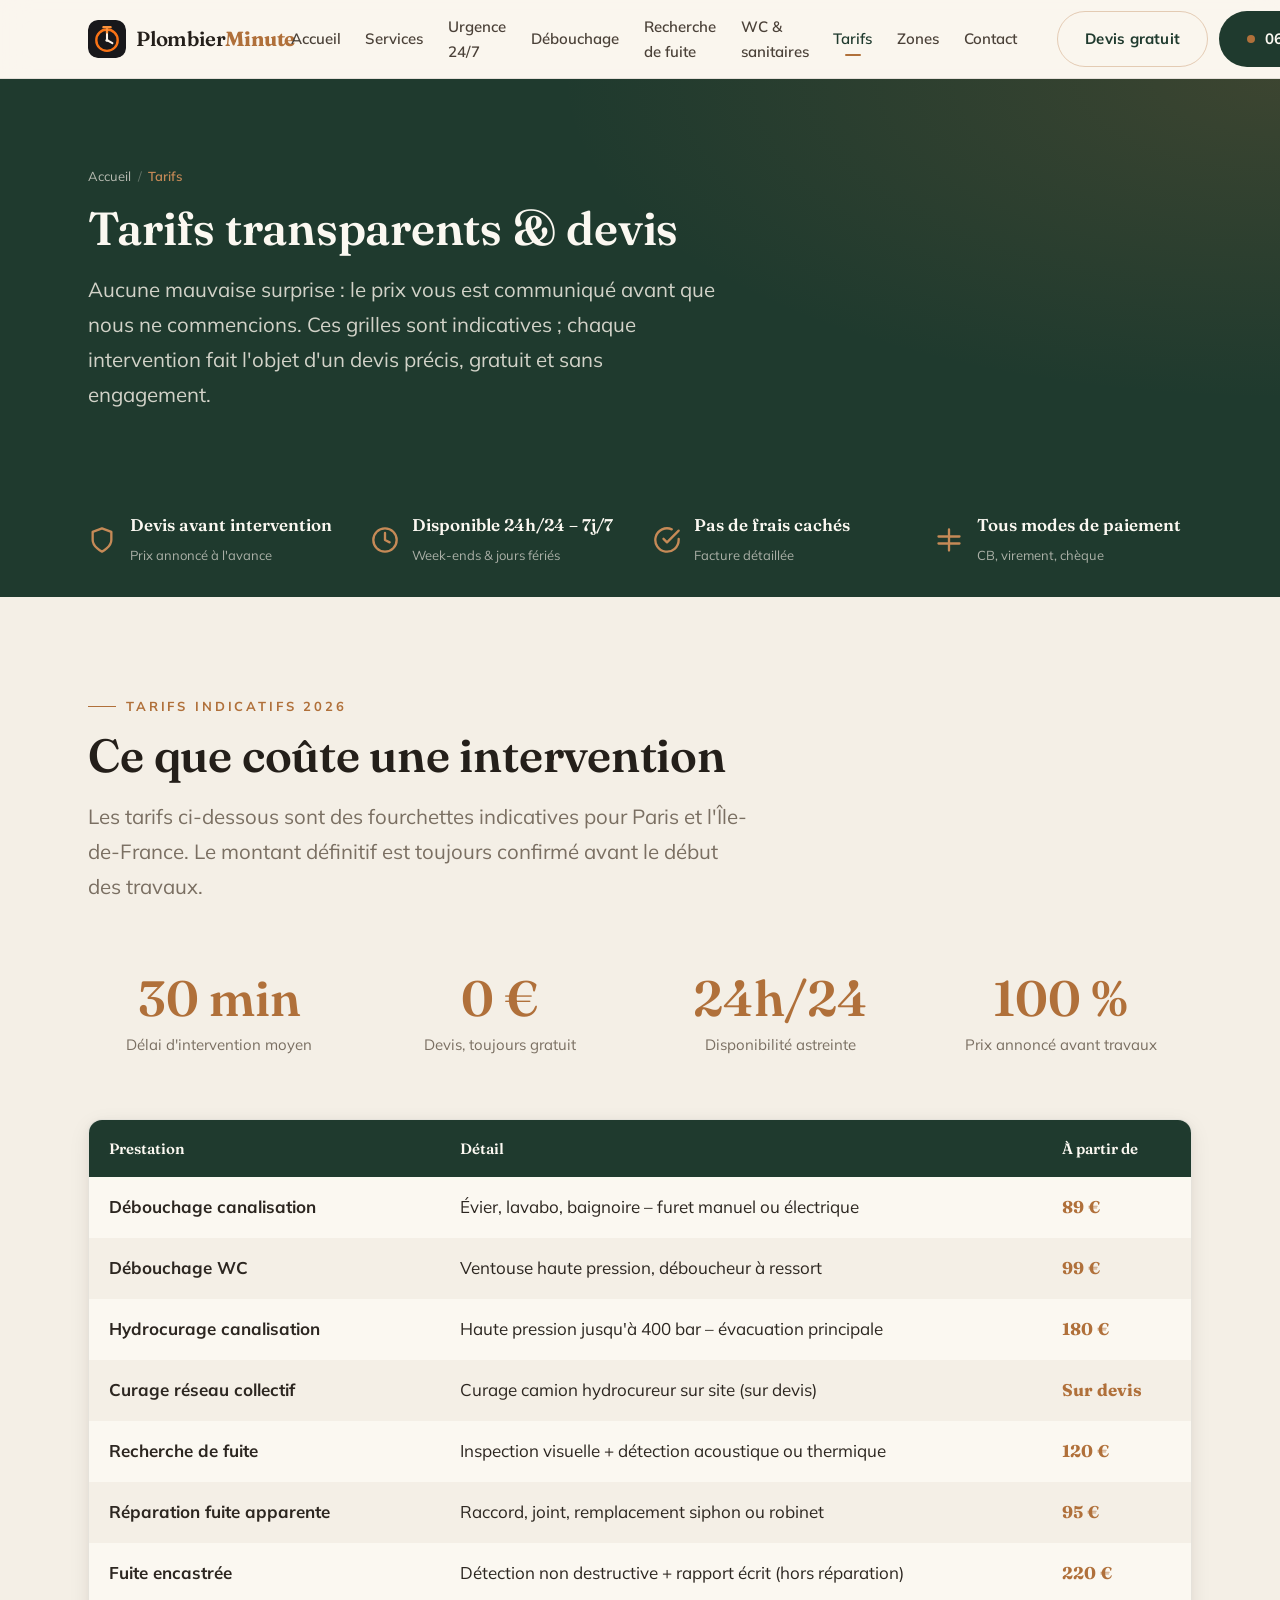
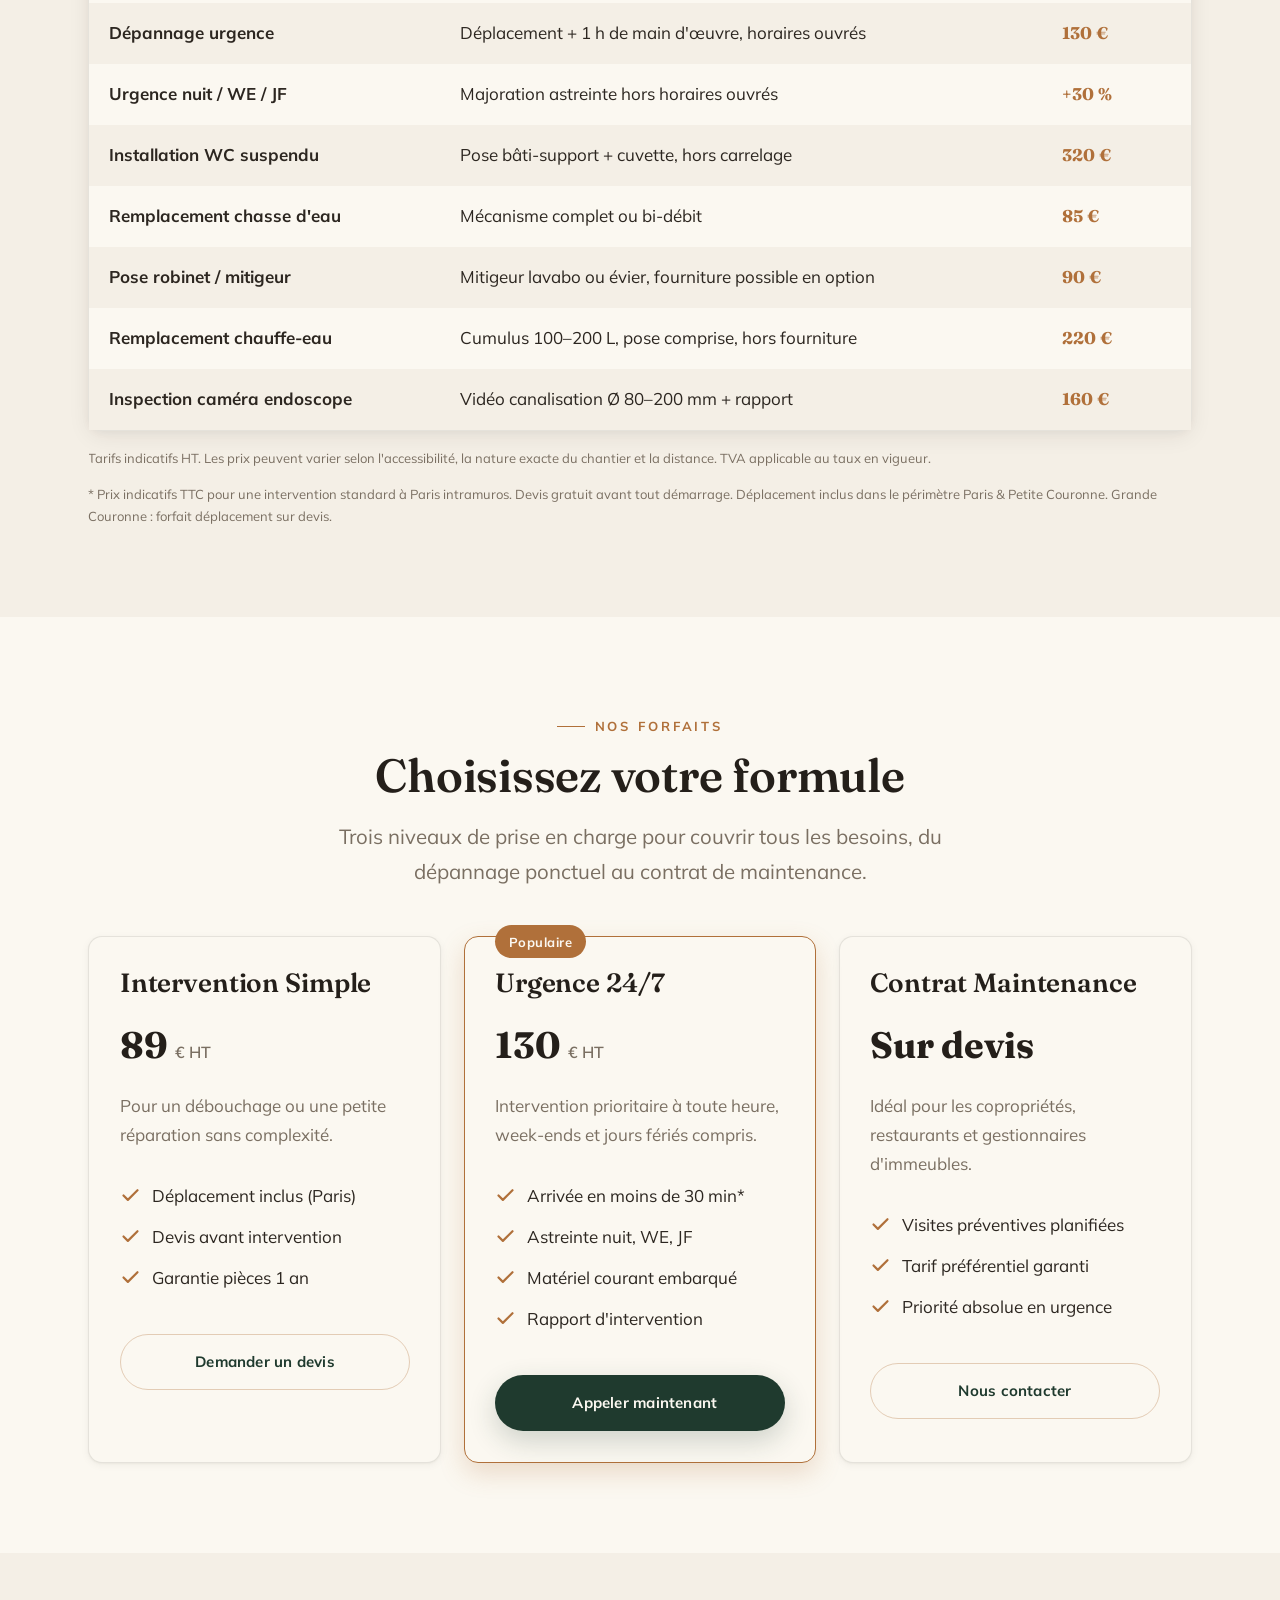
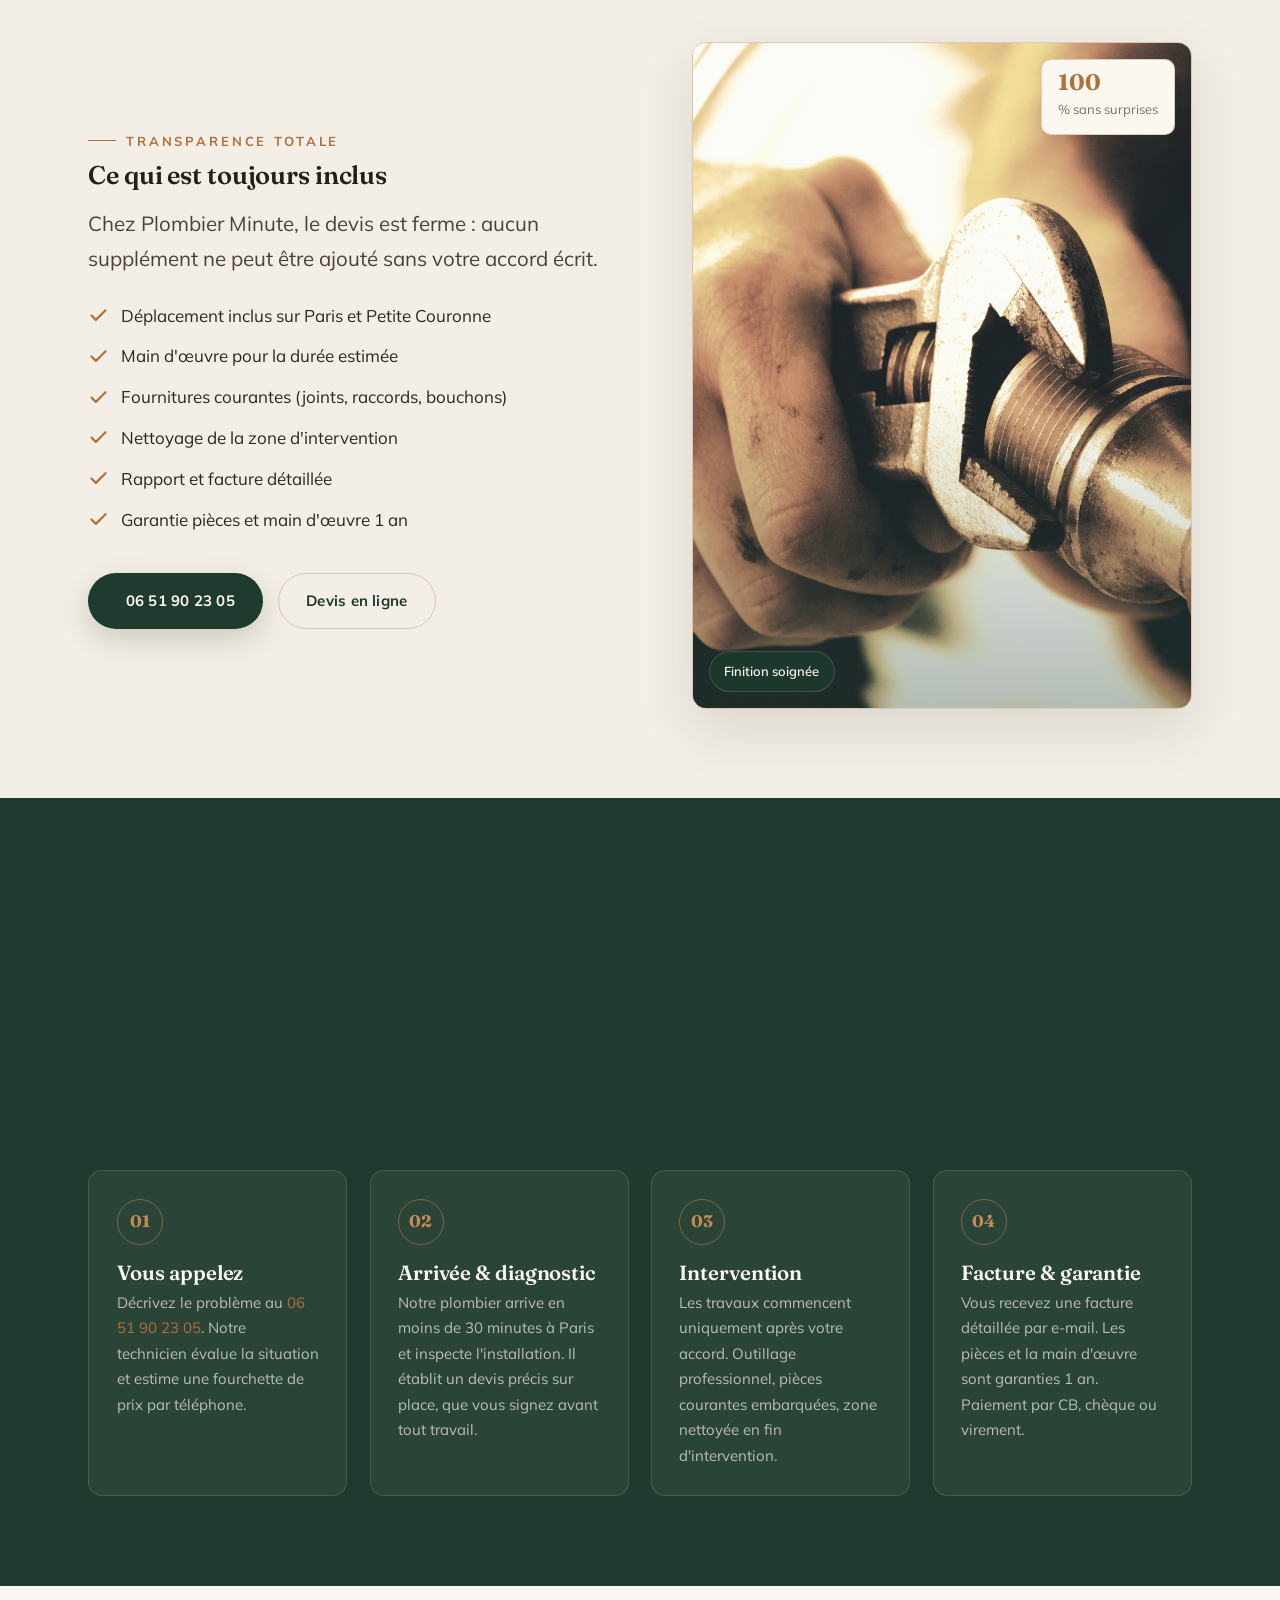
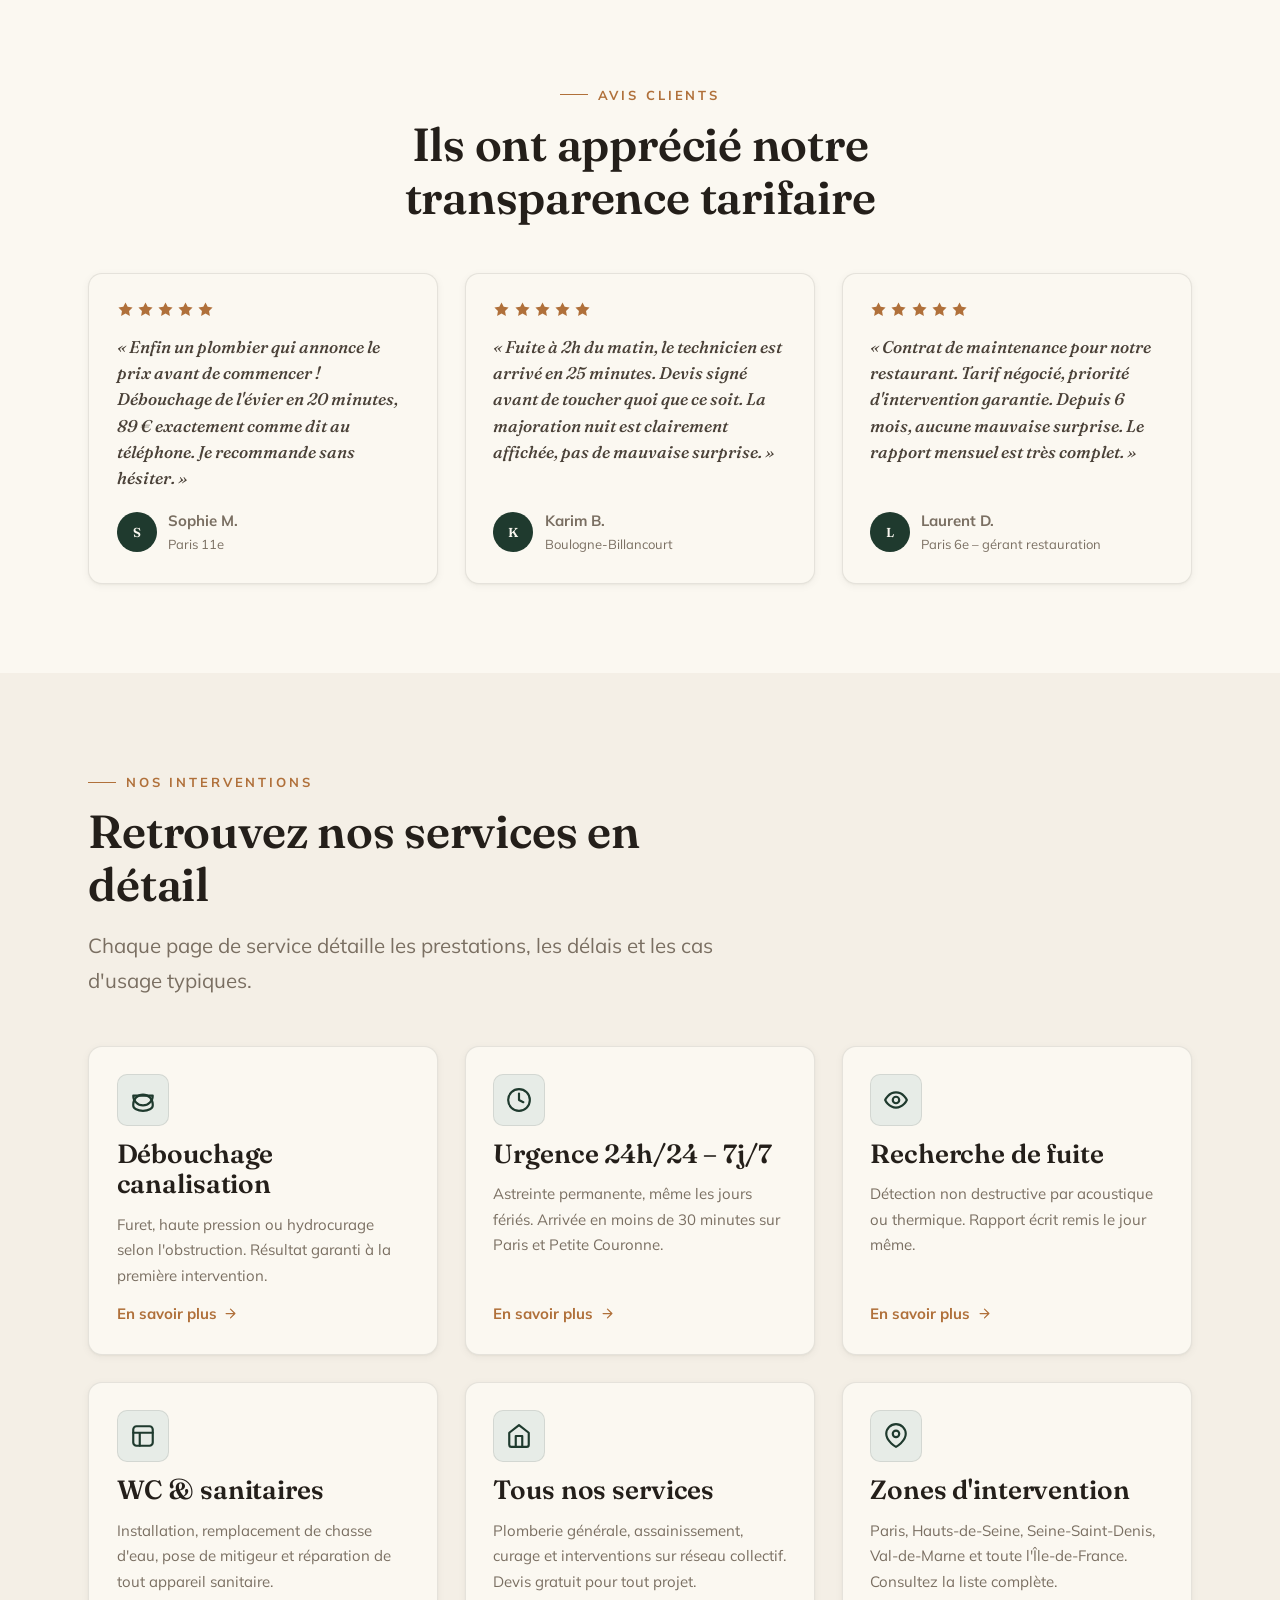
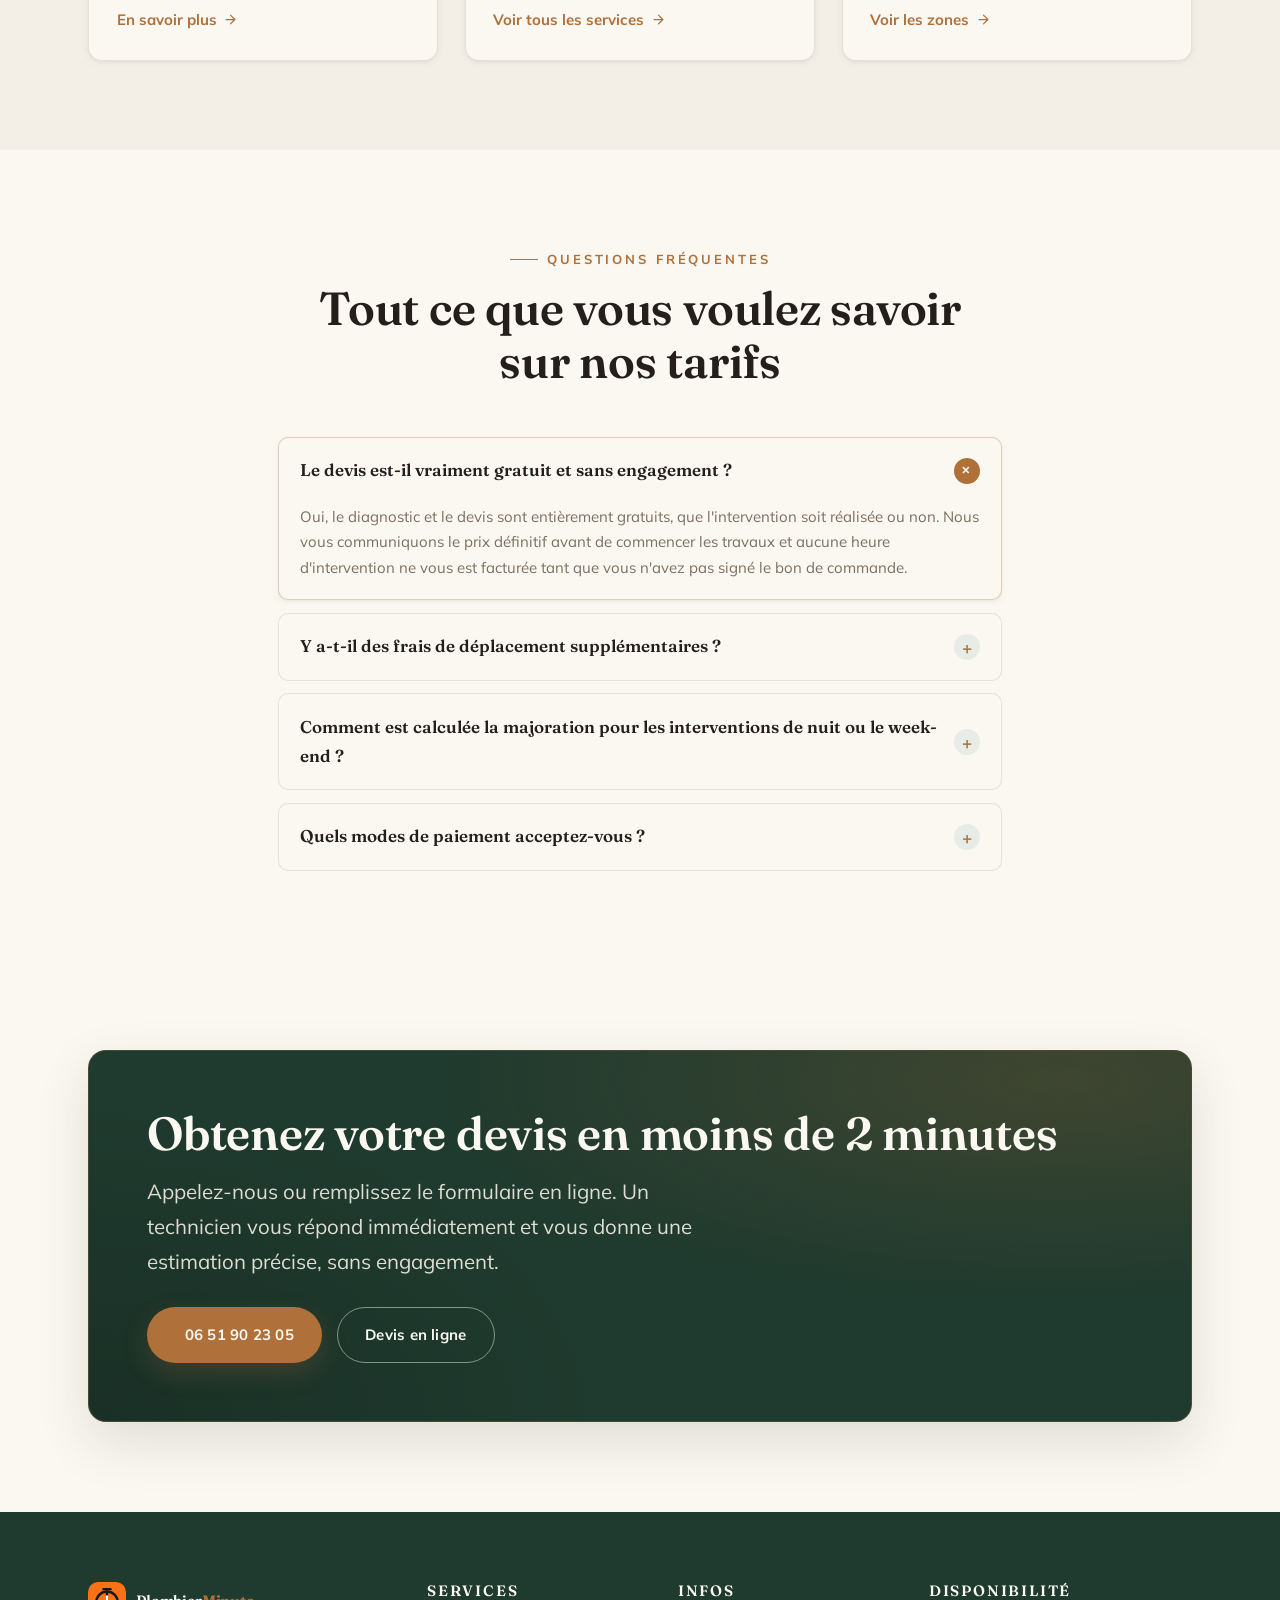
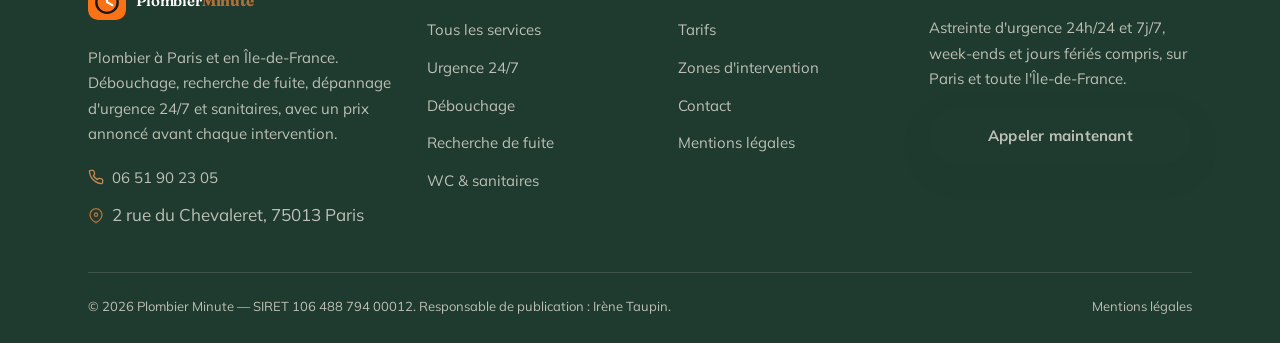
<file: tarifs.html>
<!DOCTYPE html>
<html lang="fr">
<head>
  <title>Tarifs transparents &amp; devis | Plombier Minute</title>
  <meta name="description" content="Tarifs indicatifs de Plombier Minute à Paris et Île-de-France : débouchage, recherche de fuite, urgence 24/7. Devis gratuit avant chaque intervention. Appelez le 06 51 90 23 05.">
  <link rel="canonical" href="https://[DOMAINE]/tarifs.html">
  <meta charset="UTF-8">
  <meta name="viewport" content="width=device-width, initial-scale=1">
  <meta name="theme-color" content="#18181B">
  <link rel="preconnect" href="https://fonts.googleapis.com">
  <link rel="preconnect" href="https://fonts.gstatic.com" crossorigin>
  <link href="https://fonts.googleapis.com/css2?family=Unbounded:wght@600;700;800&family=DM+Sans:wght@400;500;600;700&display=swap" rel="stylesheet">
  <link rel="stylesheet" href="assets/css/styles.css">
  <link rel="icon" href="favicon.svg" type="image/svg+xml">
  <script src="assets/js/main.js" defer></script>
</head>
<body class="page-tarifs">

<!-- HEADER : verbatim sur toutes les pages. Pour marquer le lien actif, ajouter class="active" aria-current="page" sur le <a> de la page courante (dans .nav-links ET dans .mobile-menu nav), et le RETIRER de "Accueil". Les pages internes : retirer active/aria-current de index.html. -->
  <header class="site-header">
    <div class="container nav">
      <a class="brand" href="index.html" aria-label="Plombier Minute, accueil">
        <svg class="brand-mark" viewBox="0 0 64 64" aria-hidden="true">
          <rect width="64" height="64" rx="14" fill="#18181B"/>
          <circle cx="32" cy="34" r="18" fill="none" stroke="#F97316" stroke-width="4"/>
          <path d="M26 12h12M32 16v6" stroke="#FB923C" stroke-width="4" stroke-linecap="round"/>
          <path d="M32 34V24M32 34l9 5" stroke="#FFF7ED" stroke-width="3.5" stroke-linecap="round"/>
          <circle cx="32" cy="34" r="2.6" fill="#FFF7ED"/>
        </svg>
        <span>Plombier<b>Minute</b></span>
      </a>

      <nav class="nav-links" aria-label="Navigation principale">
        <a href="index.html">Accueil</a>
        <a href="nos-services.html">Services</a>
        <a href="depannage-urgence.html">Urgence 24/7</a>
        <a href="debouchage-canalisation.html">Débouchage</a>
        <a href="recherche-fuite.html">Recherche de fuite</a>
        <a href="wc-sanitaires.html">WC &amp; sanitaires</a>
        <a href="tarifs.html" class="active" aria-current="page">Tarifs</a>
        <a href="zones-intervention.html">Zones</a>
        <a href="contact.html">Contact</a>
      </nav>

      <div class="nav-cta">
        <a class="btn btn-ghost" href="contact.html">Devis gratuit</a>
        <a class="btn btn-call" href="tel:0651902305" aria-label="Appeler le 06 51 90 23 05">
          <span class="pulse-dot" aria-hidden="true"></span> 06 51 90 23 05
        </a>
        <button class="nav-toggle" type="button" aria-label="Ouvrir le menu" aria-expanded="false" aria-controls="mobile-menu">
          <span class="bars" aria-hidden="true"><span></span><span></span><span></span></span>
        </button>
      </div>
    </div>
  </header>

  <!-- MOBILE MENU : verbatim. Mettre active/aria-current sur le bon <a>. -->
  <div class="mobile-menu" id="mobile-menu" hidden>
    <div class="backdrop" data-close></div>
    <div class="panel" role="dialog" aria-modal="true" aria-label="Menu de navigation">
      <div class="mm-head">
        <span class="brand"><span>Plombier<b>Minute</b></span></span>
        <button class="mm-close" type="button" aria-label="Fermer le menu" data-close>&times;</button>
      </div>
      <nav aria-label="Navigation mobile">
        <a href="index.html">Accueil</a>
        <a href="nos-services.html">Services</a>
        <a href="depannage-urgence.html">Urgence 24/7</a>
        <a href="debouchage-canalisation.html">Débouchage</a>
        <a href="recherche-fuite.html">Recherche de fuite</a>
        <a href="wc-sanitaires.html">WC &amp; sanitaires</a>
        <a href="tarifs.html" class="active" aria-current="page">Tarifs</a>
        <a href="zones-intervention.html">Zones</a>
        <a href="contact.html">Contact</a>
      </nav>
      <div class="mm-foot">
        <a class="btn btn-primary btn-block" href="tel:0651902305">Appeler 06 51 90 23 05</a>
        <a class="btn btn-ghost btn-block" href="contact.html">Demander un devis</a>
      </div>
    </div>
  </div>

  <main>

    <!-- PAGE HERO -->
    <section class="page-hero">
      <div class="container">
        <nav class="breadcrumb" aria-label="Fil d'Ariane">
          <ol>
            <li><a href="index.html">Accueil</a></li>
            <li><span aria-current="page">Tarifs</span></li>
          </ol>
        </nav>
        <h1>Tarifs transparents &amp; devis</h1>
        <p>Aucune mauvaise surprise : le prix vous est communiqué avant que nous ne commencions. Ces grilles sont indicatives ; chaque intervention fait l'objet d'un devis précis, gratuit et sans engagement.</p>
      </div>
    </section>

    <!-- REASSURANCE STRIP -->
    <section class="reassure">
      <div class="container">
        <div class="ra">
          <svg viewBox="0 0 24 24" fill="none" stroke="currentColor" stroke-width="2" aria-hidden="true"><path d="M12 22s8-4 8-10V5l-8-3-8 3v7c0 6 8 10 8 10Z" stroke-linecap="round" stroke-linejoin="round"/></svg>
          <span><b>Devis avant intervention</b><span>Prix annoncé à l'avance</span></span>
        </div>
        <div class="ra">
          <svg viewBox="0 0 24 24" fill="none" stroke="currentColor" stroke-width="2" aria-hidden="true"><circle cx="12" cy="12" r="10"/><path d="M12 6v6l4 2" stroke-linecap="round" stroke-linejoin="round"/></svg>
          <span><b>Disponible 24h/24 – 7j/7</b><span>Week-ends &amp; jours fériés</span></span>
        </div>
        <div class="ra">
          <svg viewBox="0 0 24 24" fill="none" stroke="currentColor" stroke-width="2" aria-hidden="true"><path d="M22 11.08V12a10 10 0 1 1-5.93-9.14" stroke-linecap="round" stroke-linejoin="round"/><path d="M22 4 12 14.01l-3-3" stroke-linecap="round" stroke-linejoin="round"/></svg>
          <span><b>Pas de frais cachés</b><span>Facture détaillée</span></span>
        </div>
        <div class="ra">
          <svg viewBox="0 0 24 24" fill="none" stroke="currentColor" stroke-width="2" aria-hidden="true"><path d="M3 9h18M3 15h18M12 3v18" stroke-linecap="round" stroke-linejoin="round"/></svg>
          <span><b>Tous modes de paiement</b><span>CB, virement, chèque</span></span>
        </div>
      </div>
    </section>

    <!-- GRILLE TARIFAIRE PRINCIPALE -->
    <section class="section section--cream reveal" data-count-root>
      <div class="container">
        <div class="section-head">
          <span class="eyebrow">Tarifs indicatifs 2026</span>
          <h2>Ce que coûte une intervention</h2>
          <p class="lead">Les tarifs ci-dessous sont des fourchettes indicatives pour Paris et l'Île-de-France. Le montant définitif est toujours confirmé avant le début des travaux.</p>
        </div>

        <div class="stats mt-3 reveal" data-count-root>
          <div class="stat">
            <div class="num"><span data-count="30">0</span><span class="suffix"> min</span></div>
            <div class="lbl">Délai d'intervention moyen</div>
          </div>
          <div class="stat">
            <div class="num"><span data-count="0">0</span><span class="suffix"> €</span></div>
            <div class="lbl">Devis, toujours gratuit</div>
          </div>
          <div class="stat">
            <div class="num"><span data-count="24">0</span><span class="suffix">h/24</span></div>
            <div class="lbl">Disponibilité astreinte</div>
          </div>
          <div class="stat">
            <div class="num"><span data-count="100">0</span><span class="suffix"> %</span></div>
            <div class="lbl">Prix annoncé avant travaux</div>
          </div>
        </div>

        <div class="mt-4 reveal" data-delay="1">
          <table class="tarif-table">
            <caption>Tarifs indicatifs HT. Les prix peuvent varier selon l'accessibilité, la nature exacte du chantier et la distance. TVA applicable au taux en vigueur.</caption>
            <thead>
              <tr>
                <th>Prestation</th>
                <th>Détail</th>
                <th>À partir de</th>
              </tr>
            </thead>
            <tbody>
              <!-- Débouchage -->
              <tr>
                <td><strong>Débouchage canalisation</strong></td>
                <td>Évier, lavabo, baignoire – furet manuel ou électrique</td>
                <td class="price">89 €</td>
              </tr>
              <tr>
                <td><strong>Débouchage WC</strong></td>
                <td>Ventouse haute pression, déboucheur à ressort</td>
                <td class="price">99 €</td>
              </tr>
              <tr>
                <td><strong>Hydrocurage canalisation</strong></td>
                <td>Haute pression jusqu'à 400 bar – évacuation principale</td>
                <td class="price">180 €</td>
              </tr>
              <tr>
                <td><strong>Curage réseau collectif</strong></td>
                <td>Curage camion hydrocureur sur site (sur devis)</td>
                <td class="price">Sur devis</td>
              </tr>
              <!-- Recherche de fuite -->
              <tr>
                <td><strong>Recherche de fuite</strong></td>
                <td>Inspection visuelle + détection acoustique ou thermique</td>
                <td class="price">120 €</td>
              </tr>
              <tr>
                <td><strong>Réparation fuite apparente</strong></td>
                <td>Raccord, joint, remplacement siphon ou robinet</td>
                <td class="price">95 €</td>
              </tr>
              <tr>
                <td><strong>Fuite encastrée</strong></td>
                <td>Détection non destructive + rapport écrit (hors réparation)</td>
                <td class="price">220 €</td>
              </tr>
              <!-- Urgence -->
              <tr>
                <td><strong>Dépannage urgence</strong></td>
                <td>Déplacement + 1 h de main d'œuvre, horaires ouvrés</td>
                <td class="price">130 €</td>
              </tr>
              <tr>
                <td><strong>Urgence nuit / WE / JF</strong></td>
                <td>Majoration astreinte hors horaires ouvrés</td>
                <td class="price">+30 %</td>
              </tr>
              <!-- WC & Sanitaires -->
              <tr>
                <td><strong>Installation WC suspendu</strong></td>
                <td>Pose bâti-support + cuvette, hors carrelage</td>
                <td class="price">320 €</td>
              </tr>
              <tr>
                <td><strong>Remplacement chasse d'eau</strong></td>
                <td>Mécanisme complet ou bi-débit</td>
                <td class="price">85 €</td>
              </tr>
              <tr>
                <td><strong>Pose robinet / mitigeur</strong></td>
                <td>Mitigeur lavabo ou évier, fourniture possible en option</td>
                <td class="price">90 €</td>
              </tr>
              <tr>
                <td><strong>Remplacement chauffe-eau</strong></td>
                <td>Cumulus 100–200 L, pose comprise, hors fourniture</td>
                <td class="price">220 €</td>
              </tr>
              <!-- Diagnostic -->
              <tr>
                <td><strong>Inspection caméra endoscope</strong></td>
                <td>Vidéo canalisation Ø 80–200 mm + rapport</td>
                <td class="price">160 €</td>
              </tr>
            </tbody>
          </table>
          <p class="tarif-note">* Prix indicatifs TTC pour une intervention standard à Paris intramuros. Devis gratuit avant tout démarrage. Déplacement inclus dans le périmètre Paris &amp; Petite Couronne. Grande Couronne : forfait déplacement sur devis.</p>
        </div>
      </div>
    </section>

    <!-- PRICE CARDS FORFAITS -->
    <section class="section section--white">
      <div class="container">
        <div class="section-head section-head--center reveal">
          <span class="eyebrow">Nos forfaits</span>
          <h2>Choisissez votre formule</h2>
          <p>Trois niveaux de prise en charge pour couvrir tous les besoins, du dépannage ponctuel au contrat de maintenance.</p>
        </div>
        <div class="price-grid reveal" data-delay="1">
          <div class="price-card">
            <h3>Intervention Simple</h3>
            <div class="amount">89 <small>€ HT</small></div>
            <p class="muted">Pour un débouchage ou une petite réparation sans complexité.</p>
            <ul class="list-check mt-2">
              <li>
                <svg viewBox="0 0 24 24" fill="none" stroke="currentColor" stroke-width="2.5" aria-hidden="true"><path d="M20 6 9 17l-5-5" stroke-linecap="round" stroke-linejoin="round"/></svg>
                Déplacement inclus (Paris)
              </li>
              <li>
                <svg viewBox="0 0 24 24" fill="none" stroke="currentColor" stroke-width="2.5" aria-hidden="true"><path d="M20 6 9 17l-5-5" stroke-linecap="round" stroke-linejoin="round"/></svg>
                Devis avant intervention
              </li>
              <li>
                <svg viewBox="0 0 24 24" fill="none" stroke="currentColor" stroke-width="2.5" aria-hidden="true"><path d="M20 6 9 17l-5-5" stroke-linecap="round" stroke-linejoin="round"/></svg>
                Garantie pièces 1 an
              </li>
            </ul>
            <a class="btn btn-ghost btn-block mt-3" href="contact.html">Demander un devis</a>
          </div>

          <div class="price-card featured">
            <span class="ribbon">Populaire</span>
            <h3>Urgence 24/7</h3>
            <div class="amount">130 <small>€ HT</small></div>
            <p class="muted">Intervention prioritaire à toute heure, week-ends et jours fériés compris.</p>
            <ul class="list-check mt-2">
              <li>
                <svg viewBox="0 0 24 24" fill="none" stroke="currentColor" stroke-width="2.5" aria-hidden="true"><path d="M20 6 9 17l-5-5" stroke-linecap="round" stroke-linejoin="round"/></svg>
                Arrivée en moins de 30 min*
              </li>
              <li>
                <svg viewBox="0 0 24 24" fill="none" stroke="currentColor" stroke-width="2.5" aria-hidden="true"><path d="M20 6 9 17l-5-5" stroke-linecap="round" stroke-linejoin="round"/></svg>
                Astreinte nuit, WE, JF
              </li>
              <li>
                <svg viewBox="0 0 24 24" fill="none" stroke="currentColor" stroke-width="2.5" aria-hidden="true"><path d="M20 6 9 17l-5-5" stroke-linecap="round" stroke-linejoin="round"/></svg>
                Matériel courant embarqué
              </li>
              <li>
                <svg viewBox="0 0 24 24" fill="none" stroke="currentColor" stroke-width="2.5" aria-hidden="true"><path d="M20 6 9 17l-5-5" stroke-linecap="round" stroke-linejoin="round"/></svg>
                Rapport d'intervention
              </li>
            </ul>
            <a class="btn btn-primary btn-block mt-3" href="tel:0651902305">
              <span class="pulse-dot" aria-hidden="true"></span> Appeler maintenant
            </a>
          </div>

          <div class="price-card">
            <h3>Contrat Maintenance</h3>
            <div class="amount">Sur devis <small></small></div>
            <p class="muted">Idéal pour les copropriétés, restaurants et gestionnaires d'immeubles.</p>
            <ul class="list-check mt-2">
              <li>
                <svg viewBox="0 0 24 24" fill="none" stroke="currentColor" stroke-width="2.5" aria-hidden="true"><path d="M20 6 9 17l-5-5" stroke-linecap="round" stroke-linejoin="round"/></svg>
                Visites préventives planifiées
              </li>
              <li>
                <svg viewBox="0 0 24 24" fill="none" stroke="currentColor" stroke-width="2.5" aria-hidden="true"><path d="M20 6 9 17l-5-5" stroke-linecap="round" stroke-linejoin="round"/></svg>
                Tarif préférentiel garanti
              </li>
              <li>
                <svg viewBox="0 0 24 24" fill="none" stroke="currentColor" stroke-width="2.5" aria-hidden="true"><path d="M20 6 9 17l-5-5" stroke-linecap="round" stroke-linejoin="round"/></svg>
                Priorité absolue en urgence
              </li>
            </ul>
            <a class="btn btn-ghost btn-block mt-3" href="contact.html">Nous contacter</a>
          </div>
        </div>
      </div>
    </section>

    <!-- CE QUI EST INCLUS / IMAGE detail.jpg -->
    <section class="section section--cream">
      <div class="container">
        <div class="split">
          <div class="reveal-left">
            <span class="eyebrow">Transparence totale</span>
            <h2 class="mt-1">Ce qui est toujours inclus</h2>
            <p class="lead mt-2">Chez Plombier Minute, le devis est ferme : aucun supplément ne peut être ajouté sans votre accord écrit.</p>
            <ul class="list-check mt-3">
              <li>
                <svg viewBox="0 0 24 24" fill="none" stroke="currentColor" stroke-width="2.5" aria-hidden="true"><path d="M20 6 9 17l-5-5" stroke-linecap="round" stroke-linejoin="round"/></svg>
                Déplacement inclus sur Paris et Petite Couronne
              </li>
              <li>
                <svg viewBox="0 0 24 24" fill="none" stroke="currentColor" stroke-width="2.5" aria-hidden="true"><path d="M20 6 9 17l-5-5" stroke-linecap="round" stroke-linejoin="round"/></svg>
                Main d'œuvre pour la durée estimée
              </li>
              <li>
                <svg viewBox="0 0 24 24" fill="none" stroke="currentColor" stroke-width="2.5" aria-hidden="true"><path d="M20 6 9 17l-5-5" stroke-linecap="round" stroke-linejoin="round"/></svg>
                Fournitures courantes (joints, raccords, bouchons)
              </li>
              <li>
                <svg viewBox="0 0 24 24" fill="none" stroke="currentColor" stroke-width="2.5" aria-hidden="true"><path d="M20 6 9 17l-5-5" stroke-linecap="round" stroke-linejoin="round"/></svg>
                Nettoyage de la zone d'intervention
              </li>
              <li>
                <svg viewBox="0 0 24 24" fill="none" stroke="currentColor" stroke-width="2.5" aria-hidden="true"><path d="M20 6 9 17l-5-5" stroke-linecap="round" stroke-linejoin="round"/></svg>
                Rapport et facture détaillée
              </li>
              <li>
                <svg viewBox="0 0 24 24" fill="none" stroke="currentColor" stroke-width="2.5" aria-hidden="true"><path d="M20 6 9 17l-5-5" stroke-linecap="round" stroke-linejoin="round"/></svg>
                Garantie pièces et main d'œuvre 1 an
              </li>
            </ul>
            <div class="btn-row mt-4">
              <a class="btn btn-primary" href="tel:0651902305">
                <span class="pulse-dot" aria-hidden="true"></span> 06 51 90 23 05
              </a>
              <a class="btn btn-ghost" href="contact.html">Devis en ligne</a>
            </div>
          </div>
          <div class="reveal-zoom">
            <div class="imgwrap imgwrap--tall">
              <img src="assets/images/detail.jpg" alt="Plombier Minute – détail de l'intervention et vérification du raccordement">
              <span class="tag">Finition soignée</span>
              <span class="float-stat">
                <b data-count="100">0</b>
                <span>% sans surprises</span>
              </span>
            </div>
          </div>
        </div>
      </div>
    </section>

    <!-- COMMENT ÇA SE PASSE : PROCESS -->
    <section class="section section--ink">
      <div class="container">
        <div class="section-head section-head--center reveal">
          <span class="eyebrow">Notre méthode</span>
          <h2>De l'appel à la facture en 4 étapes</h2>
          <p>Un processus rodé pour que vous sachiez à tout moment ce qui se passe et combien cela coûte.</p>
        </div>
        <div class="steps grid-4 reveal" data-delay="1">
          <div class="step">
            <div class="step-n" aria-hidden="true"></div>
            <h3>Vous appelez</h3>
            <p>Décrivez le problème au <a href="tel:0651902305" style="color:var(--c-accent)">06 51 90 23 05</a>. Notre technicien évalue la situation et estime une fourchette de prix par téléphone.</p>
          </div>
          <div class="step">
            <div class="step-n" aria-hidden="true"></div>
            <h3>Arrivée &amp; diagnostic</h3>
            <p>Notre plombier arrive en moins de 30 minutes à Paris et inspecte l'installation. Il établit un devis précis sur place, que vous signez avant tout travail.</p>
          </div>
          <div class="step">
            <div class="step-n" aria-hidden="true"></div>
            <h3>Intervention</h3>
            <p>Les travaux commencent uniquement après votre accord. Outillage professionnel, pièces courantes embarquées, zone nettoyée en fin d'intervention.</p>
          </div>
          <div class="step">
            <div class="step-n" aria-hidden="true"></div>
            <h3>Facture &amp; garantie</h3>
            <p>Vous recevez une facture détaillée par e-mail. Les pièces et la main d'œuvre sont garanties 1 an. Paiement par CB, chèque ou virement.</p>
          </div>
        </div>
      </div>
    </section>

    <!-- AVIS CLIENTS -->
    <section class="section section--white">
      <div class="container">
        <div class="section-head section-head--center reveal">
          <span class="eyebrow">Avis clients</span>
          <h2>Ils ont apprécié notre transparence tarifaire</h2>
        </div>
        <div class="grid grid-3 reveal" data-delay="1">
          <figure class="review">
            <div class="stars" aria-label="5 étoiles sur 5">
              <svg viewBox="0 0 24 24" fill="currentColor" aria-hidden="true"><path d="M12 2l3.09 6.26L22 9.27l-5 4.87 1.18 6.88L12 17.77l-6.18 3.25L7 14.14 2 9.27l6.91-1.01L12 2z"/></svg>
              <svg viewBox="0 0 24 24" fill="currentColor" aria-hidden="true"><path d="M12 2l3.09 6.26L22 9.27l-5 4.87 1.18 6.88L12 17.77l-6.18 3.25L7 14.14 2 9.27l6.91-1.01L12 2z"/></svg>
              <svg viewBox="0 0 24 24" fill="currentColor" aria-hidden="true"><path d="M12 2l3.09 6.26L22 9.27l-5 4.87 1.18 6.88L12 17.77l-6.18 3.25L7 14.14 2 9.27l6.91-1.01L12 2z"/></svg>
              <svg viewBox="0 0 24 24" fill="currentColor" aria-hidden="true"><path d="M12 2l3.09 6.26L22 9.27l-5 4.87 1.18 6.88L12 17.77l-6.18 3.25L7 14.14 2 9.27l6.91-1.01L12 2z"/></svg>
              <svg viewBox="0 0 24 24" fill="currentColor" aria-hidden="true"><path d="M12 2l3.09 6.26L22 9.27l-5 4.87 1.18 6.88L12 17.77l-6.18 3.25L7 14.14 2 9.27l6.91-1.01L12 2z"/></svg>
            </div>
            <blockquote>« Enfin un plombier qui annonce le prix avant de commencer ! Débouchage de l'évier en 20 minutes, 89 € exactement comme dit au téléphone. Je recommande sans hésiter. »</blockquote>
            <figcaption class="who">
              <span class="av">S</span>
              <span><b>Sophie M.</b><span>Paris 11e</span></span>
            </figcaption>
          </figure>

          <figure class="review">
            <div class="stars" aria-label="5 étoiles sur 5">
              <svg viewBox="0 0 24 24" fill="currentColor" aria-hidden="true"><path d="M12 2l3.09 6.26L22 9.27l-5 4.87 1.18 6.88L12 17.77l-6.18 3.25L7 14.14 2 9.27l6.91-1.01L12 2z"/></svg>
              <svg viewBox="0 0 24 24" fill="currentColor" aria-hidden="true"><path d="M12 2l3.09 6.26L22 9.27l-5 4.87 1.18 6.88L12 17.77l-6.18 3.25L7 14.14 2 9.27l6.91-1.01L12 2z"/></svg>
              <svg viewBox="0 0 24 24" fill="currentColor" aria-hidden="true"><path d="M12 2l3.09 6.26L22 9.27l-5 4.87 1.18 6.88L12 17.77l-6.18 3.25L7 14.14 2 9.27l6.91-1.01L12 2z"/></svg>
              <svg viewBox="0 0 24 24" fill="currentColor" aria-hidden="true"><path d="M12 2l3.09 6.26L22 9.27l-5 4.87 1.18 6.88L12 17.77l-6.18 3.25L7 14.14 2 9.27l6.91-1.01L12 2z"/></svg>
              <svg viewBox="0 0 24 24" fill="currentColor" aria-hidden="true"><path d="M12 2l3.09 6.26L22 9.27l-5 4.87 1.18 6.88L12 17.77l-6.18 3.25L7 14.14 2 9.27l6.91-1.01L12 2z"/></svg>
            </div>
            <blockquote>« Fuite à 2h du matin, le technicien est arrivé en 25 minutes. Devis signé avant de toucher quoi que ce soit. La majoration nuit est clairement affichée, pas de mauvaise surprise. »</blockquote>
            <figcaption class="who">
              <span class="av">K</span>
              <span><b>Karim B.</b><span>Boulogne-Billancourt</span></span>
            </figcaption>
          </figure>

          <figure class="review">
            <div class="stars" aria-label="5 étoiles sur 5">
              <svg viewBox="0 0 24 24" fill="currentColor" aria-hidden="true"><path d="M12 2l3.09 6.26L22 9.27l-5 4.87 1.18 6.88L12 17.77l-6.18 3.25L7 14.14 2 9.27l6.91-1.01L12 2z"/></svg>
              <svg viewBox="0 0 24 24" fill="currentColor" aria-hidden="true"><path d="M12 2l3.09 6.26L22 9.27l-5 4.87 1.18 6.88L12 17.77l-6.18 3.25L7 14.14 2 9.27l6.91-1.01L12 2z"/></svg>
              <svg viewBox="0 0 24 24" fill="currentColor" aria-hidden="true"><path d="M12 2l3.09 6.26L22 9.27l-5 4.87 1.18 6.88L12 17.77l-6.18 3.25L7 14.14 2 9.27l6.91-1.01L12 2z"/></svg>
              <svg viewBox="0 0 24 24" fill="currentColor" aria-hidden="true"><path d="M12 2l3.09 6.26L22 9.27l-5 4.87 1.18 6.88L12 17.77l-6.18 3.25L7 14.14 2 9.27l6.91-1.01L12 2z"/></svg>
              <svg viewBox="0 0 24 24" fill="currentColor" aria-hidden="true"><path d="M12 2l3.09 6.26L22 9.27l-5 4.87 1.18 6.88L12 17.77l-6.18 3.25L7 14.14 2 9.27l6.91-1.01L12 2z"/></svg>
            </div>
            <blockquote>« Contrat de maintenance pour notre restaurant. Tarif négocié, priorité d'intervention garantie. Depuis 6 mois, aucune mauvaise surprise. Le rapport mensuel est très complet. »</blockquote>
            <figcaption class="who">
              <span class="av">L</span>
              <span><b>Laurent D.</b><span>Paris 6e – gérant restauration</span></span>
            </figcaption>
          </figure>
        </div>
      </div>
    </section>

    <!-- SERVICES LIES -->
    <section class="section section--cream">
      <div class="container">
        <div class="section-head reveal">
          <span class="eyebrow">Nos interventions</span>
          <h2>Retrouvez nos services en détail</h2>
          <p>Chaque page de service détaille les prestations, les délais et les cas d'usage typiques.</p>
        </div>
        <div class="grid grid-3 reveal" data-delay="1">
          <article class="card card-service">
            <span class="ic">
              <svg viewBox="0 0 24 24" fill="none" stroke="currentColor" stroke-width="2" aria-hidden="true"><path d="M12 22c4.97 0 9-2.24 9-5v-1a9 9 0 1 0-18 0v1c0 2.76 4.03 5 9 5Z" stroke-linecap="round" stroke-linejoin="round"/><path d="M12 17a9 9 0 0 0 9-9H3a9 9 0 0 0 9 9Z" stroke-linecap="round" stroke-linejoin="round"/></svg>
            </span>
            <h3>Débouchage canalisation</h3>
            <p>Furet, haute pression ou hydrocurage selon l'obstruction. Résultat garanti à la première intervention.</p>
            <a class="more" href="debouchage-canalisation.html">En savoir plus <svg viewBox="0 0 24 24" fill="none" stroke="currentColor" stroke-width="2" aria-hidden="true"><path d="M5 12h14M12 5l7 7-7 7" stroke-linecap="round" stroke-linejoin="round"/></svg></a>
          </article>

          <article class="card card-service">
            <span class="ic">
              <svg viewBox="0 0 24 24" fill="none" stroke="currentColor" stroke-width="2" aria-hidden="true"><circle cx="12" cy="12" r="10"/><path d="M12 6v6l4 2" stroke-linecap="round" stroke-linejoin="round"/></svg>
            </span>
            <h3>Urgence 24h/24 – 7j/7</h3>
            <p>Astreinte permanente, même les jours fériés. Arrivée en moins de 30 minutes sur Paris et Petite Couronne.</p>
            <a class="more" href="depannage-urgence.html">En savoir plus <svg viewBox="0 0 24 24" fill="none" stroke="currentColor" stroke-width="2" aria-hidden="true"><path d="M5 12h14M12 5l7 7-7 7" stroke-linecap="round" stroke-linejoin="round"/></svg></a>
          </article>

          <article class="card card-service">
            <span class="ic">
              <svg viewBox="0 0 24 24" fill="none" stroke="currentColor" stroke-width="2" aria-hidden="true"><path d="M2 12s3-7 10-7 10 7 10 7-3 7-10 7-10-7-10-7Z" stroke-linecap="round" stroke-linejoin="round"/><circle cx="12" cy="12" r="3"/></svg>
            </span>
            <h3>Recherche de fuite</h3>
            <p>Détection non destructive par acoustique ou thermique. Rapport écrit remis le jour même.</p>
            <a class="more" href="recherche-fuite.html">En savoir plus <svg viewBox="0 0 24 24" fill="none" stroke="currentColor" stroke-width="2" aria-hidden="true"><path d="M5 12h14M12 5l7 7-7 7" stroke-linecap="round" stroke-linejoin="round"/></svg></a>
          </article>

          <article class="card card-service">
            <span class="ic">
              <svg viewBox="0 0 24 24" fill="none" stroke="currentColor" stroke-width="2" aria-hidden="true"><rect x="3" y="3" width="18" height="18" rx="3"/><path d="M3 9h18M9 21V9" stroke-linecap="round" stroke-linejoin="round"/></svg>
            </span>
            <h3>WC &amp; sanitaires</h3>
            <p>Installation, remplacement de chasse d'eau, pose de mitigeur et réparation de tout appareil sanitaire.</p>
            <a class="more" href="wc-sanitaires.html">En savoir plus <svg viewBox="0 0 24 24" fill="none" stroke="currentColor" stroke-width="2" aria-hidden="true"><path d="M5 12h14M12 5l7 7-7 7" stroke-linecap="round" stroke-linejoin="round"/></svg></a>
          </article>

          <article class="card card-service">
            <span class="ic">
              <svg viewBox="0 0 24 24" fill="none" stroke="currentColor" stroke-width="2" aria-hidden="true"><path d="M3 9l9-7 9 7v11a2 2 0 0 1-2 2H5a2 2 0 0 1-2-2Z" stroke-linecap="round" stroke-linejoin="round"/><path d="M9 22V12h6v10" stroke-linecap="round" stroke-linejoin="round"/></svg>
            </span>
            <h3>Tous nos services</h3>
            <p>Plomberie générale, assainissement, curage et interventions sur réseau collectif. Devis gratuit pour tout projet.</p>
            <a class="more" href="nos-services.html">Voir tous les services <svg viewBox="0 0 24 24" fill="none" stroke="currentColor" stroke-width="2" aria-hidden="true"><path d="M5 12h14M12 5l7 7-7 7" stroke-linecap="round" stroke-linejoin="round"/></svg></a>
          </article>

          <article class="card card-service">
            <span class="ic">
              <svg viewBox="0 0 24 24" fill="none" stroke="currentColor" stroke-width="2" aria-hidden="true"><path d="M21 10c0 7-9 12-9 12S3 17 3 10a9 9 0 0 1 18 0Z" stroke-linecap="round" stroke-linejoin="round"/><circle cx="12" cy="10" r="3"/></svg>
            </span>
            <h3>Zones d'intervention</h3>
            <p>Paris, Hauts-de-Seine, Seine-Saint-Denis, Val-de-Marne et toute l'Île-de-France. Consultez la liste complète.</p>
            <a class="more" href="zones-intervention.html">Voir les zones <svg viewBox="0 0 24 24" fill="none" stroke="currentColor" stroke-width="2" aria-hidden="true"><path d="M5 12h14M12 5l7 7-7 7" stroke-linecap="round" stroke-linejoin="round"/></svg></a>
          </article>
        </div>
      </div>
    </section>

    <!-- FAQ -->
    <section class="section section--white">
      <div class="container container--narrow">
        <div class="section-head section-head--center reveal">
          <span class="eyebrow">Questions fréquentes</span>
          <h2>Tout ce que vous voulez savoir sur nos tarifs</h2>
        </div>
        <div class="faq reveal" data-delay="1">
          <details open>
            <summary>
              Le devis est-il vraiment gratuit et sans engagement ?
              <span class="ico" aria-hidden="true">+</span>
            </summary>
            <div class="faq-body">
              Oui, le diagnostic et le devis sont entièrement gratuits, que l'intervention soit réalisée ou non. Nous vous communiquons le prix définitif avant de commencer les travaux et aucune heure d'intervention ne vous est facturée tant que vous n'avez pas signé le bon de commande.
            </div>
          </details>
          <details>
            <summary>
              Y a-t-il des frais de déplacement supplémentaires ?
              <span class="ico" aria-hidden="true">+</span>
            </summary>
            <div class="faq-body">
              Le déplacement est inclus dans notre tarif pour toute intervention à Paris intramuros et en Petite Couronne (92, 93, 94). Pour la Grande Couronne (77, 78, 91, 95), un forfait déplacement est appliqué et toujours communiqué lors de la prise de rendez-vous. Aucun frais caché ne s'ajoute après votre accord.
            </div>
          </details>
          <details>
            <summary>
              Comment est calculée la majoration pour les interventions de nuit ou le week-end ?
              <span class="ico" aria-hidden="true">+</span>
            </summary>
            <div class="faq-body">
              Une majoration de 30 % s'applique aux interventions réalisées entre 20h et 8h en semaine, ainsi que les samedis, dimanches et jours fériés. Cette majoration est systématiquement indiquée dans le devis signé avant intervention. Il n'existe aucune autre surcharge horaire ou "frais d'astreinte" cachés.
            </div>
          </details>
          <details>
            <summary>
              Quels modes de paiement acceptez-vous ?
              <span class="ico" aria-hidden="true">+</span>
            </summary>
            <div class="faq-body">
              Nous acceptons le règlement par carte bancaire (CB, Visa, Mastercard), chèque et virement bancaire. Le paiement s'effectue à la fin de l'intervention, après remise de la facture détaillée. Nous ne demandons jamais d'acompte pour une intervention standard. Pour les travaux importants (montant supérieur à 500 €), un acompte de 30 % peut être demandé à la signature du devis.
            </div>
          </details>
        </div>
      </div>
    </section>

    <!-- CTA BAND -->
    <section class="section section--white">
      <div class="container">
        <div class="cta-band reveal-zoom">
          <h2>Obtenez votre devis en moins de 2 minutes</h2>
          <p>Appelez-nous ou remplissez le formulaire en ligne. Un technicien vous répond immédiatement et vous donne une estimation précise, sans engagement.</p>
          <div class="btn-row">
            <a class="btn btn-primary" href="tel:0651902305">
              <span class="pulse-dot" aria-hidden="true"></span> 06 51 90 23 05
            </a>
            <a class="btn btn-ghost" href="contact.html">Devis en ligne</a>
          </div>
        </div>
      </div>
    </section>

  </main>

<!-- FOOTER : verbatim sur toutes les pages. -->
  <footer class="site-footer">
    <div class="container">
      <div class="footer-grid">
        <div>
          <a class="brand" href="index.html">
            <svg class="brand-mark" viewBox="0 0 64 64" aria-hidden="true">
              <rect width="64" height="64" rx="14" fill="#F97316"/>
              <circle cx="32" cy="34" r="18" fill="none" stroke="#18181B" stroke-width="4"/>
              <path d="M26 12h12M32 16v6" stroke="#18181B" stroke-width="4" stroke-linecap="round"/>
              <path d="M32 34V24M32 34l9 5" stroke="#fff" stroke-width="3.5" stroke-linecap="round"/>
            </svg>
            <span style="color:#fff">Plombier<b style="color:var(--c-accent)">Minute</b></span>
          </a>
          <p class="mt-2">Plombier à Paris et en Île-de-France. Débouchage, recherche de fuite, dépannage d'urgence 24/7 et sanitaires, avec un prix annoncé avant chaque intervention.</p>
          <div class="footer-contact">
            <a href="tel:0651902305"><svg viewBox="0 0 24 24" fill="none" stroke="currentColor" stroke-width="2" aria-hidden="true"><path d="M22 16.92v3a2 2 0 0 1-2.18 2 19.8 19.8 0 0 1-8.63-3.07 19.5 19.5 0 0 1-6-6 19.8 19.8 0 0 1-3.07-8.67A2 2 0 0 1 4.11 2h3a2 2 0 0 1 2 1.72c.13.96.36 1.9.7 2.81a2 2 0 0 1-.45 2.11L8.09 9.91a16 16 0 0 0 6 6l1.27-1.27a2 2 0 0 1 2.11-.45c.91.34 1.85.57 2.81.7A2 2 0 0 1 22 16.92Z" stroke-linecap="round" stroke-linejoin="round"/></svg> 06 51 90 23 05</a>
            <span style="display:inline-flex;gap:.5rem;align-items:center"><svg viewBox="0 0 24 24" fill="none" stroke="var(--c-accent)" stroke-width="2" aria-hidden="true" style="width:16px;height:16px;flex:none"><path d="M21 10c0 7-9 12-9 12S3 17 3 10a9 9 0 0 1 18 0Z"/><circle cx="12" cy="10" r="2.5"/></svg> 2 rue du Chevaleret, 75013 Paris</span>
          </div>
        </div>
        <div>
          <h4>Services</h4>
          <ul>
            <li><a href="nos-services.html">Tous les services</a></li>
            <li><a href="depannage-urgence.html">Urgence 24/7</a></li>
            <li><a href="debouchage-canalisation.html">Débouchage</a></li>
            <li><a href="recherche-fuite.html">Recherche de fuite</a></li>
            <li><a href="wc-sanitaires.html">WC &amp; sanitaires</a></li>
          </ul>
        </div>
        <div>
          <h4>Infos</h4>
          <ul>
            <li><a href="tarifs.html">Tarifs</a></li>
            <li><a href="zones-intervention.html">Zones d'intervention</a></li>
            <li><a href="contact.html">Contact</a></li>
            <li><a href="mentions-legales.html">Mentions légales</a></li>
          </ul>
        </div>
        <div>
          <h4>Disponibilité</h4>
          <p>Astreinte d'urgence 24h/24 et 7j/7, week-ends et jours fériés compris, sur Paris et toute l'Île-de-France.</p>
          <a class="btn btn-primary btn-block mt-2" href="tel:0651902305">Appeler maintenant</a>
        </div>
      </div>
      <div class="footer-bottom">
        <span>&copy; <span data-year>2026</span> Plombier Minute — SIRET 106 488 794 00012. Responsable de publication : Irène Taupin.</span>
        <span><a href="mentions-legales.html">Mentions légales</a></span>
      </div>
    </div>
  </footer>

  <!-- STICKY MOBILE CALL BAR : verbatim, juste avant le schema/fin de body. -->
  <div class="callbar" aria-hidden="false">
    <a class="btn btn-ghost" href="contact.html" style="--btn-fg:#fff;border-color:rgba(255,255,255,.4)">Devis</a>
    <a class="btn btn-primary" href="tel:0651902305">
      <svg viewBox="0 0 24 24" fill="none" stroke="currentColor" stroke-width="2" aria-hidden="true"><path d="M22 16.92v3a2 2 0 0 1-2.18 2 19.8 19.8 0 0 1-8.63-3.07 19.5 19.5 0 0 1-6-6 19.8 19.8 0 0 1-3.07-8.67A2 2 0 0 1 4.11 2h3a2 2 0 0 1 2 1.72c.13.96.36 1.9.7 2.81a2 2 0 0 1-.45 2.11L8.09 9.91a16 16 0 0 0 6 6l1.27-1.27a2 2 0 0 1 2.11-.45c.91.34 1.85.57 2.81.7A2 2 0 0 1 22 16.92Z" stroke-linecap="round" stroke-linejoin="round"/></svg>
      Appeler
    </a>
  </div>

  <!-- LocalBusiness schema (verbatim, fin de body) -->
  <script type="application/ld+json">
  {
    "@context": "https://schema.org",
    "@type": "Plumber",
    "name": "Plombier Minute",
    "image": "https://[DOMAINE]/assets/images/hero.jpg",
    "url": "https://[DOMAINE]/",
    "telephone": "+33651902305",
    "priceRange": "€€",
    "address": {
      "@type": "PostalAddress",
      "streetAddress": "2 rue du Chevaleret, 75013 Paris",
      "addressLocality": "Paris",
      "addressRegion": "Île-de-France",
      "addressCountry": "FR"
    },
    "areaServed": "Paris et Île-de-France",
    "openingHoursSpecification": {
      "@type": "OpeningHoursSpecification",
      "dayOfWeek": ["Monday","Tuesday","Wednesday","Thursday","Friday","Saturday","Sunday"],
      "opens": "00:00",
      "closes": "23:59"
    }
  }
  </script>

</body>
</html>
</file>
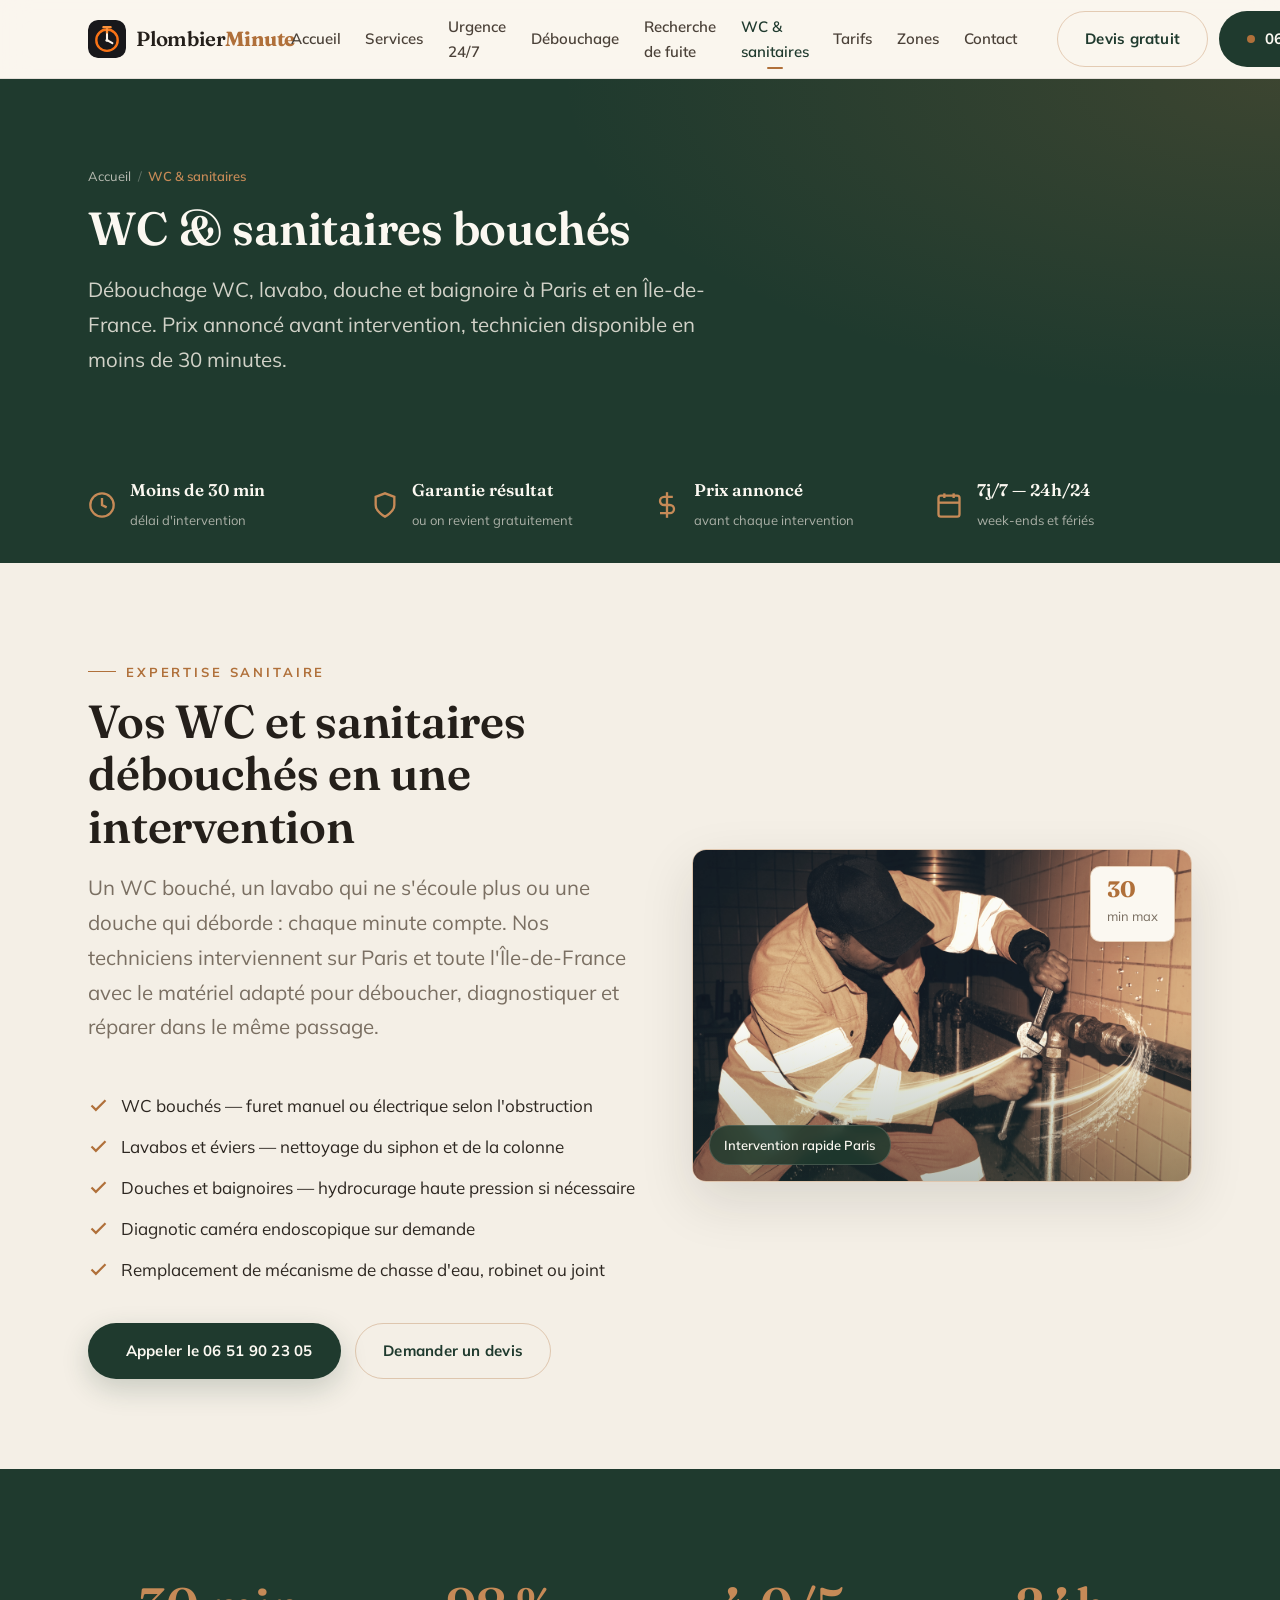
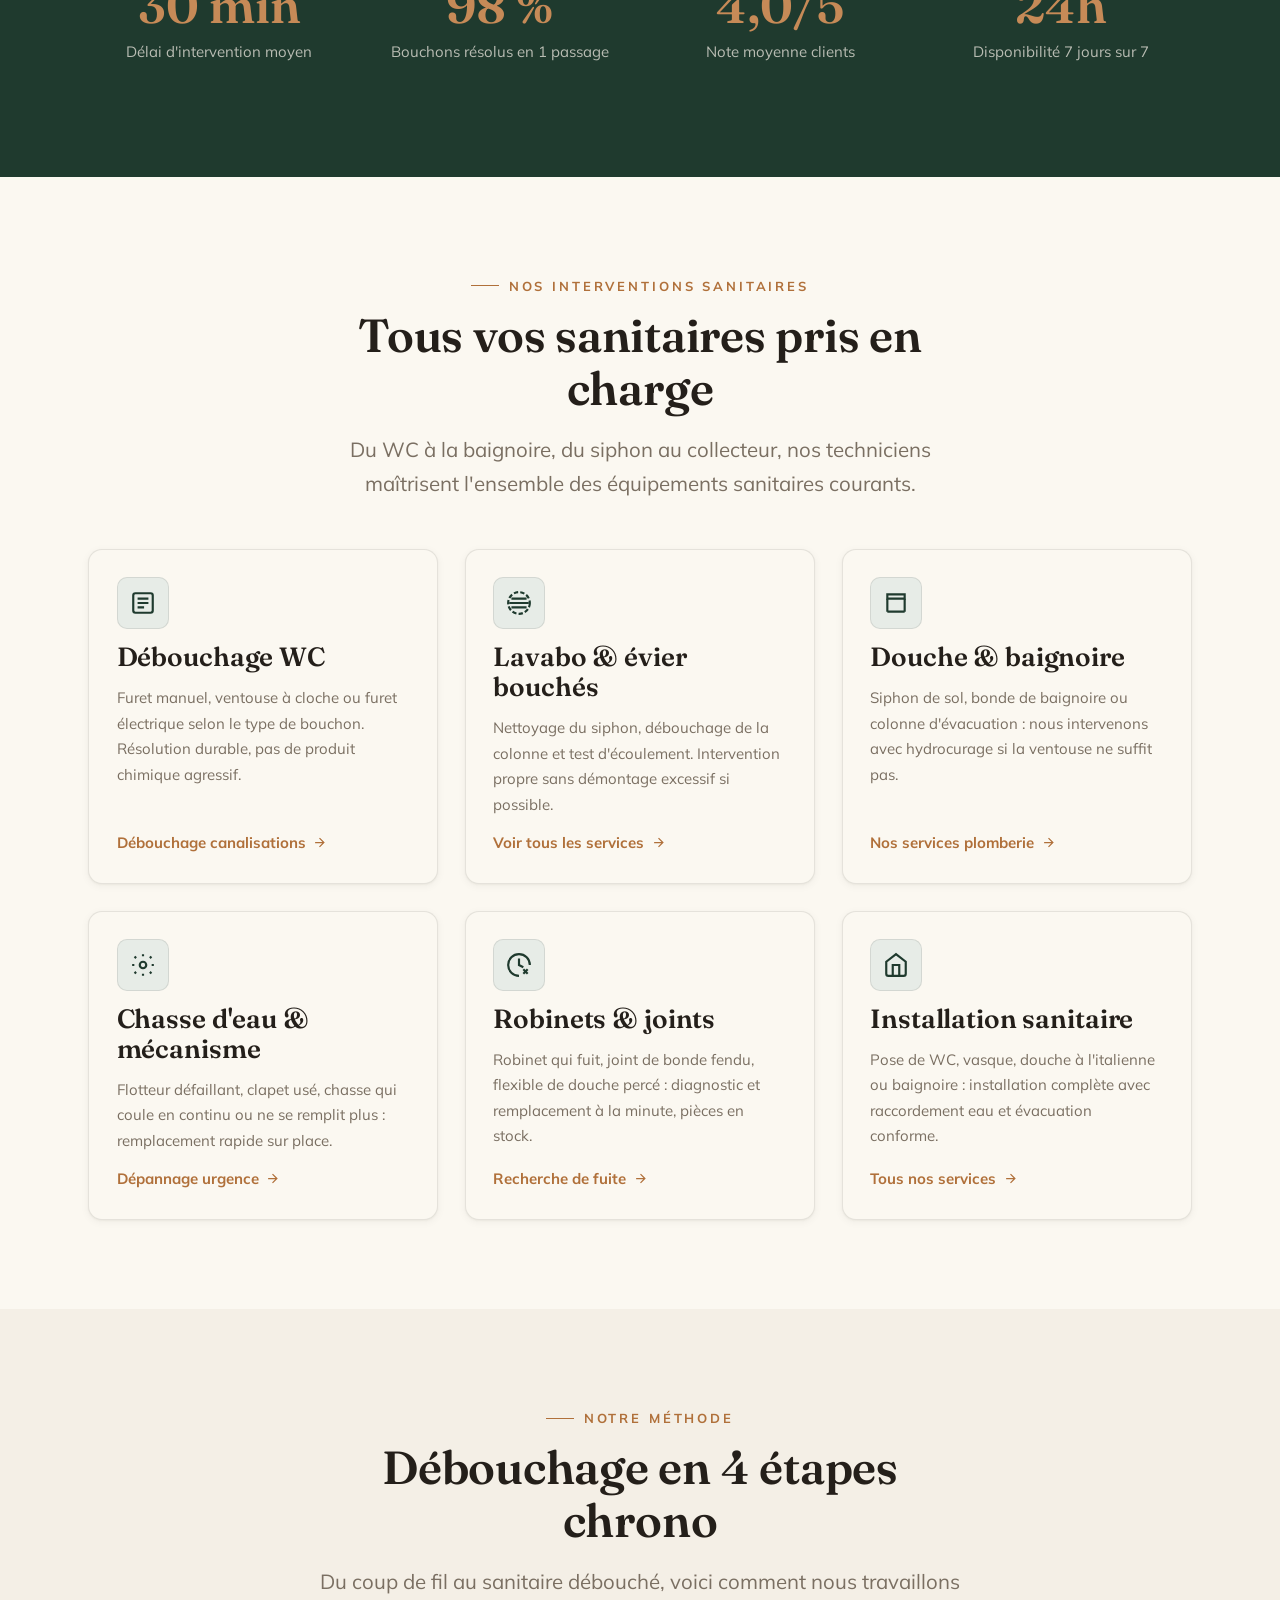
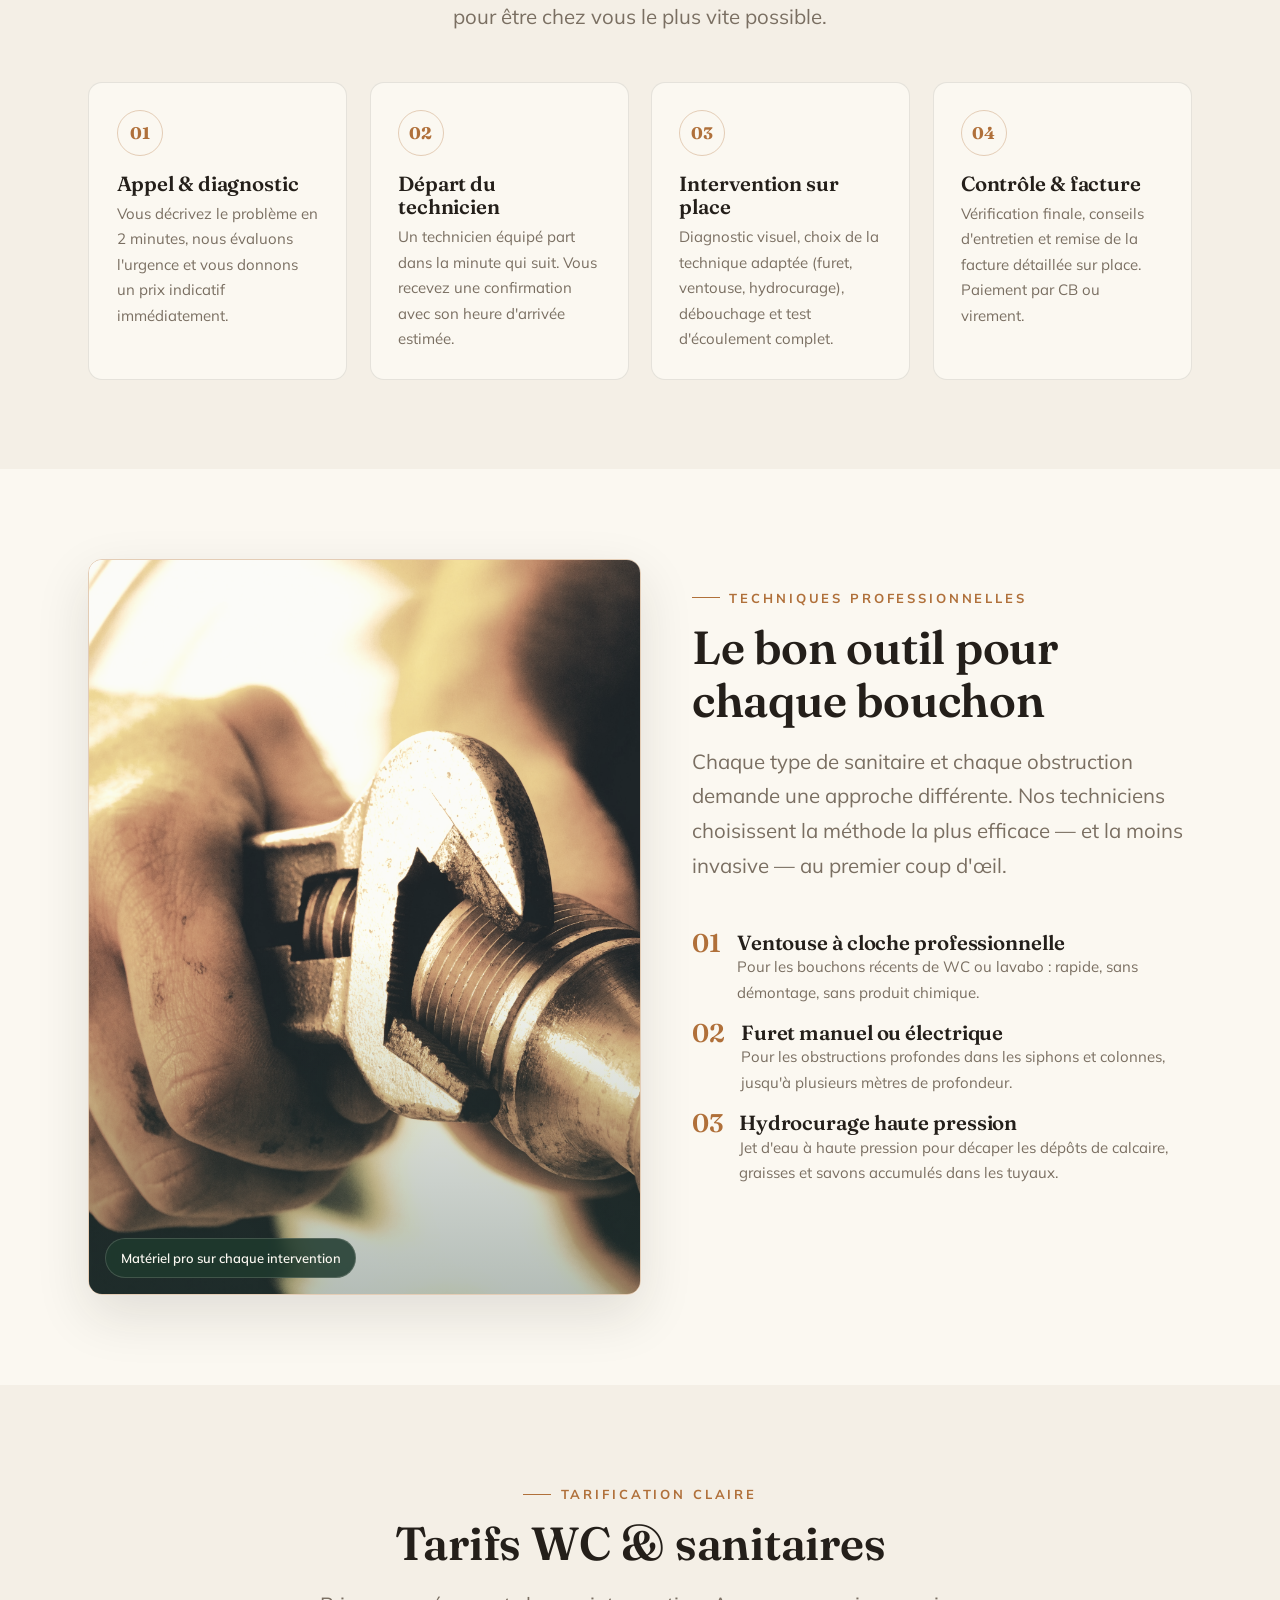
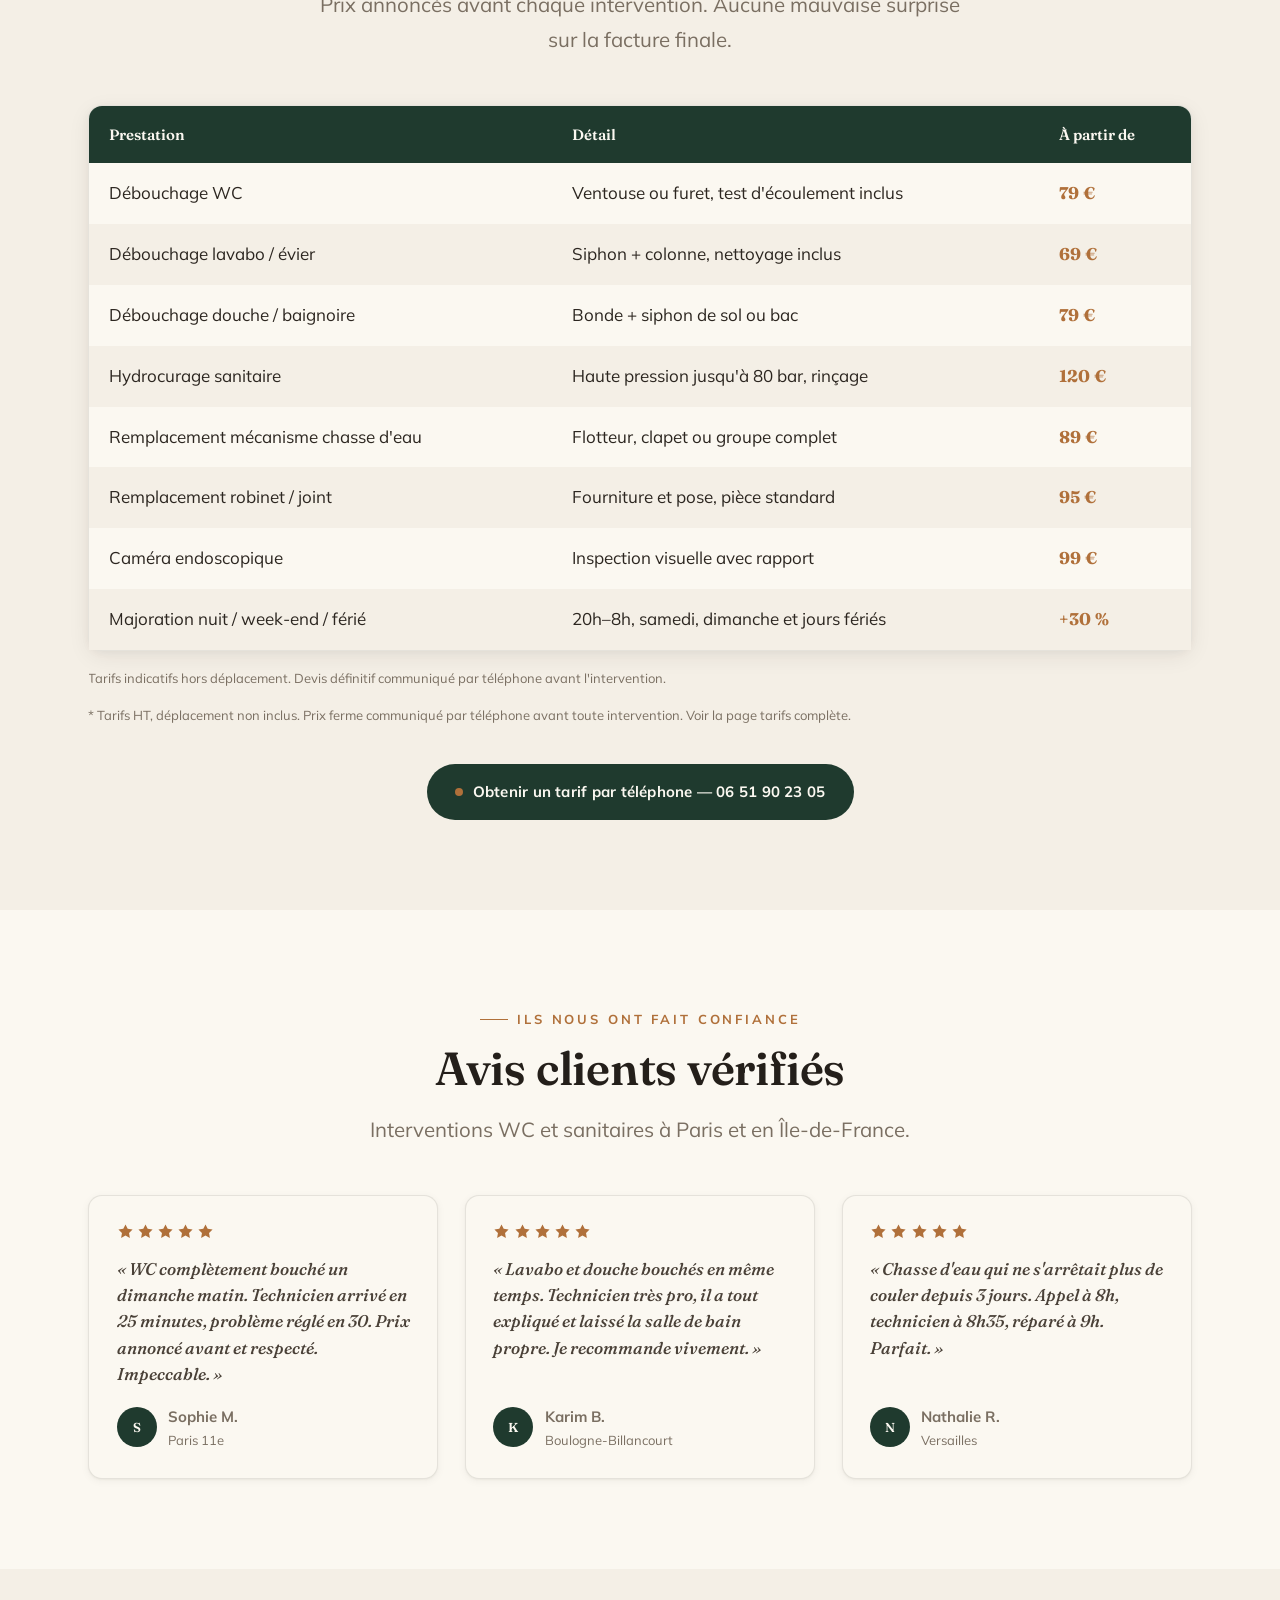
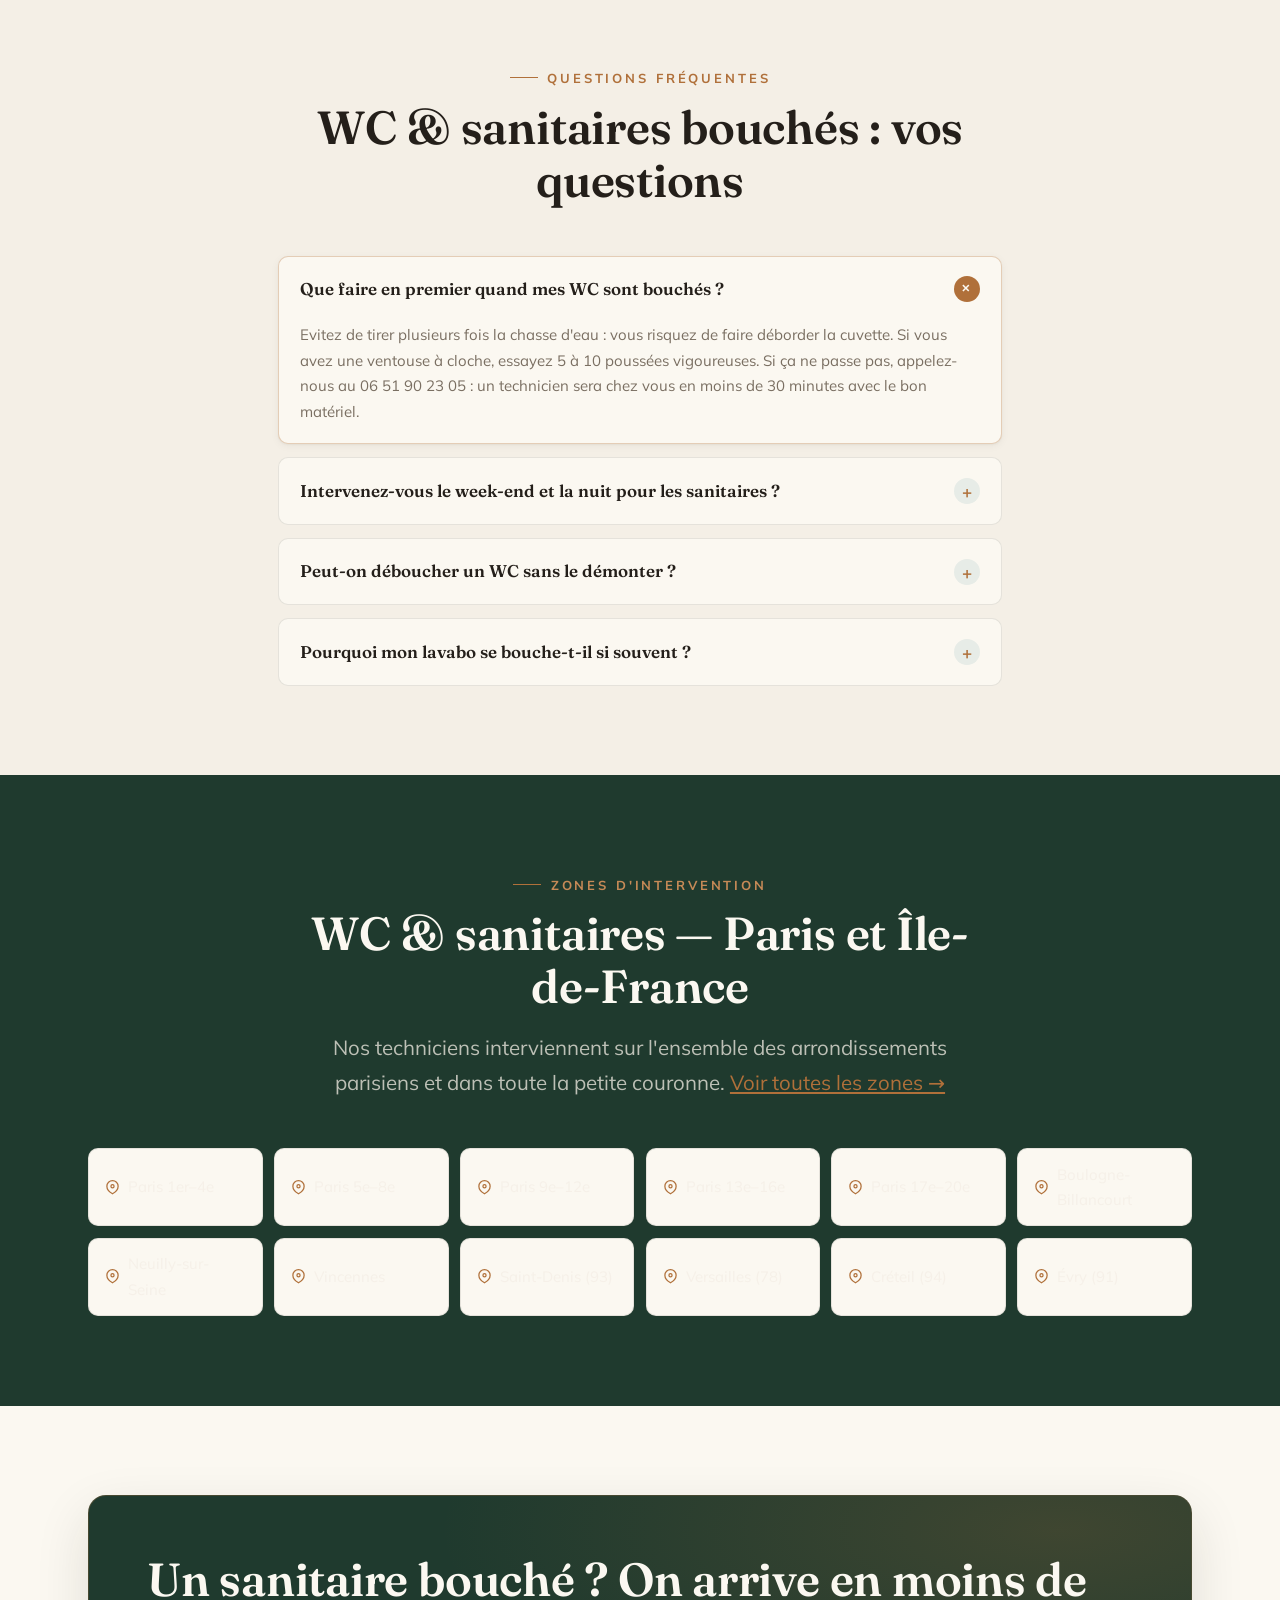
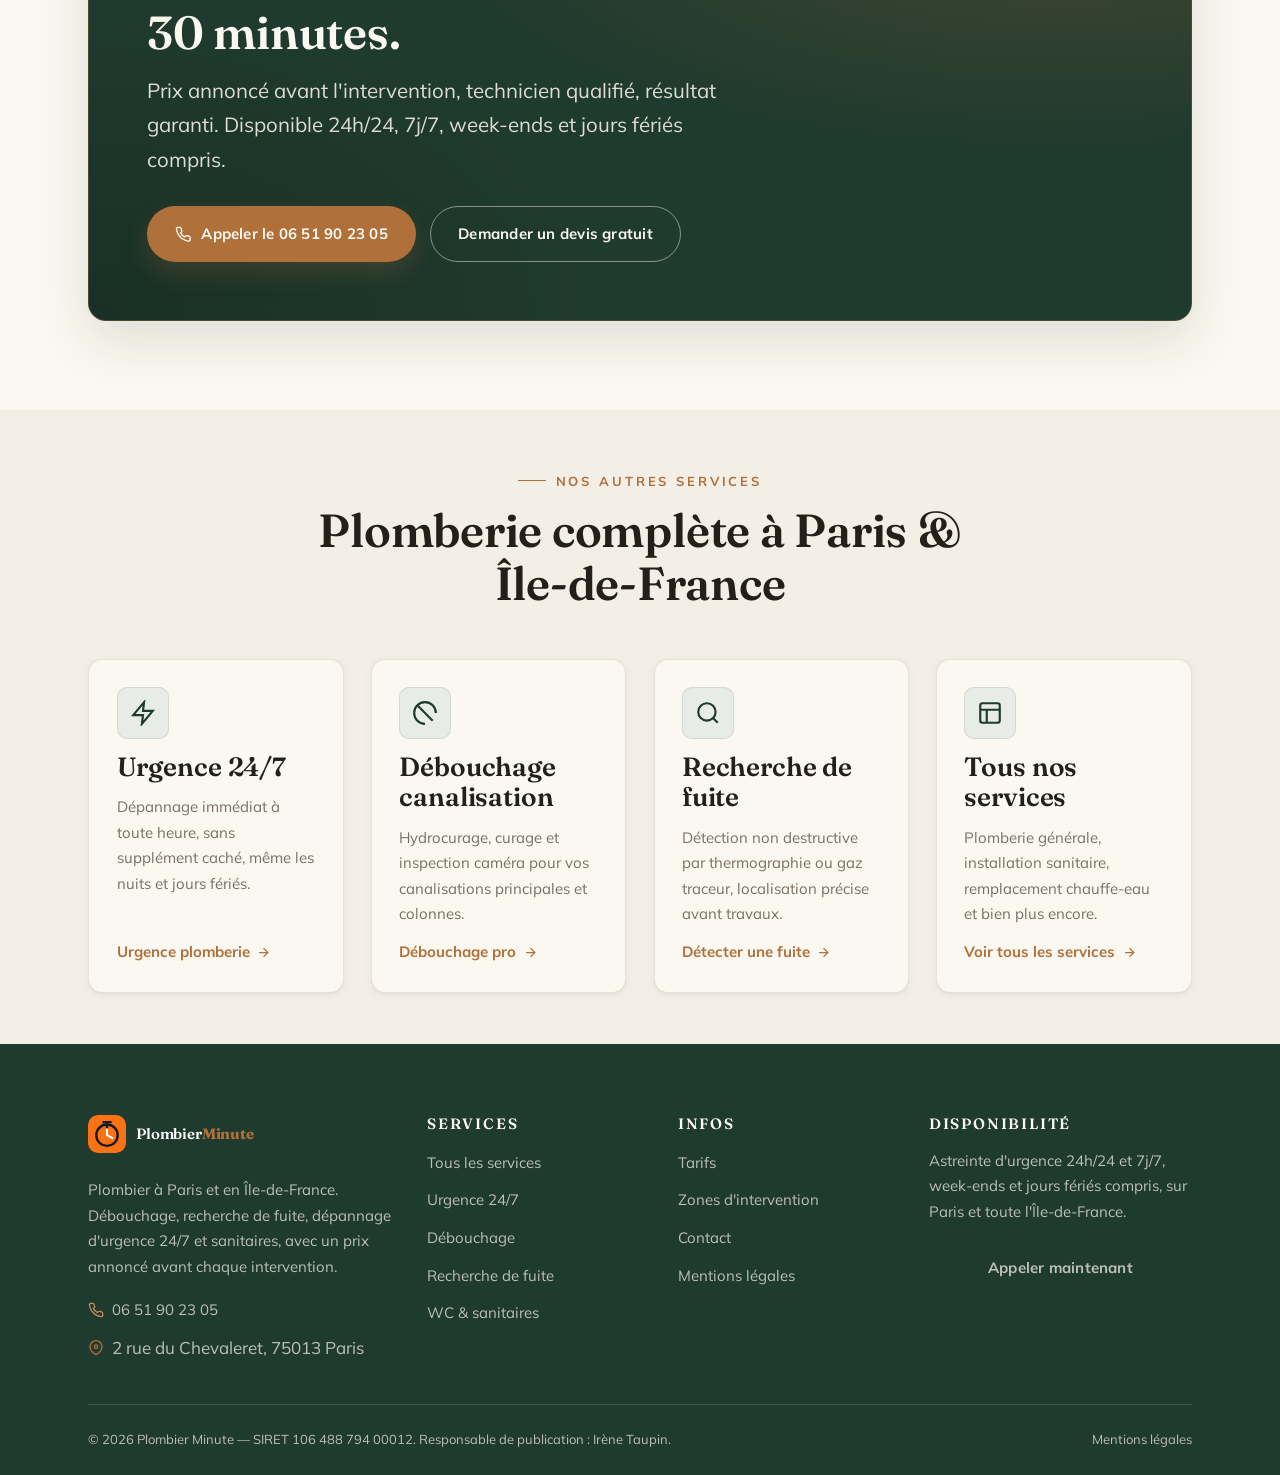
<file: wc-sanitaires.html>
<!DOCTYPE html>
<html lang="fr">
<head>
  <title>WC &amp; sanitaires bouches | Plombier Minute</title>
  <meta name="description" content="Débouchage WC, lavabo, douche et baignoire à Paris et Île-de-France. Intervention rapide 24/7 pour vos sanitaires bouchés. Appelez le 06 51 90 23 05.">
  <link rel="canonical" href="https://[DOMAINE]/wc-sanitaires.html">
  <meta charset="UTF-8">
  <meta name="viewport" content="width=device-width, initial-scale=1">
  <meta name="theme-color" content="#18181B">
  <link rel="preconnect" href="https://fonts.googleapis.com">
  <link rel="preconnect" href="https://fonts.gstatic.com" crossorigin>
  <link href="https://fonts.googleapis.com/css2?family=Unbounded:wght@600;700;800&family=DM+Sans:wght@400;500;600;700&display=swap" rel="stylesheet">
  <link rel="stylesheet" href="assets/css/styles.css">
  <link rel="icon" href="favicon.svg" type="image/svg+xml">
  <script src="assets/js/main.js" defer></script>
</head>
<body class="page-wc-sanitaires">

  <!-- HEADER : verbatim sur toutes les pages. Pour marquer le lien actif, ajouter class="active" aria-current="page" sur le <a> de la page courante (dans .nav-links ET dans .mobile-menu nav), et le RETIRER de "Accueil". Les pages internes : retirer active/aria-current de index.html. -->
  <header class="site-header">
    <div class="container nav">
      <a class="brand" href="index.html" aria-label="Plombier Minute, accueil">
        <svg class="brand-mark" viewBox="0 0 64 64" aria-hidden="true">
          <rect width="64" height="64" rx="14" fill="#18181B"/>
          <circle cx="32" cy="34" r="18" fill="none" stroke="#F97316" stroke-width="4"/>
          <path d="M26 12h12M32 16v6" stroke="#FB923C" stroke-width="4" stroke-linecap="round"/>
          <path d="M32 34V24M32 34l9 5" stroke="#FFF7ED" stroke-width="3.5" stroke-linecap="round"/>
          <circle cx="32" cy="34" r="2.6" fill="#FFF7ED"/>
        </svg>
        <span>Plombier<b>Minute</b></span>
      </a>

      <nav class="nav-links" aria-label="Navigation principale">
        <a href="index.html">Accueil</a>
        <a href="nos-services.html">Services</a>
        <a href="depannage-urgence.html">Urgence 24/7</a>
        <a href="debouchage-canalisation.html">Débouchage</a>
        <a href="recherche-fuite.html">Recherche de fuite</a>
        <a href="wc-sanitaires.html" class="active" aria-current="page">WC &amp; sanitaires</a>
        <a href="tarifs.html">Tarifs</a>
        <a href="zones-intervention.html">Zones</a>
        <a href="contact.html">Contact</a>
      </nav>

      <div class="nav-cta">
        <a class="btn btn-ghost" href="contact.html">Devis gratuit</a>
        <a class="btn btn-call" href="tel:0651902305" aria-label="Appeler le 06 51 90 23 05">
          <span class="pulse-dot" aria-hidden="true"></span> 06 51 90 23 05
        </a>
        <button class="nav-toggle" type="button" aria-label="Ouvrir le menu" aria-expanded="false" aria-controls="mobile-menu">
          <span class="bars" aria-hidden="true"><span></span><span></span><span></span></span>
        </button>
      </div>
    </div>
  </header>

  <!-- MOBILE MENU : verbatim. Mettre active/aria-current sur le bon <a>. -->
  <div class="mobile-menu" id="mobile-menu" hidden>
    <div class="backdrop" data-close></div>
    <div class="panel" role="dialog" aria-modal="true" aria-label="Menu de navigation">
      <div class="mm-head">
        <span class="brand"><span>Plombier<b>Minute</b></span></span>
        <button class="mm-close" type="button" aria-label="Fermer le menu" data-close>&times;</button>
      </div>
      <nav aria-label="Navigation mobile">
        <a href="index.html">Accueil</a>
        <a href="nos-services.html">Services</a>
        <a href="depannage-urgence.html">Urgence 24/7</a>
        <a href="debouchage-canalisation.html">Débouchage</a>
        <a href="recherche-fuite.html">Recherche de fuite</a>
        <a href="wc-sanitaires.html" class="active" aria-current="page">WC &amp; sanitaires</a>
        <a href="tarifs.html">Tarifs</a>
        <a href="zones-intervention.html">Zones</a>
        <a href="contact.html">Contact</a>
      </nav>
      <div class="mm-foot">
        <a class="btn btn-primary btn-block" href="tel:0651902305">Appeler 06 51 90 23 05</a>
        <a class="btn btn-ghost btn-block" href="contact.html">Demander un devis</a>
      </div>
    </div>
  </div>

  <main>

    <!-- PAGE HERO -->
    <section class="page-hero">
      <div class="container">
        <nav class="breadcrumb" aria-label="Fil d'Ariane">
          <ol>
            <li><a href="index.html">Accueil</a></li>
            <li><span aria-current="page">WC &amp; sanitaires</span></li>
          </ol>
        </nav>
        <h1>WC &amp; sanitaires bouchés</h1>
        <p>Débouchage WC, lavabo, douche et baignoire à Paris et en Île-de-France. Prix annoncé avant intervention, technicien disponible en moins de 30&nbsp;minutes.</p>
      </div>
    </section>

    <!-- REASSURANCE -->
    <section class="reassure">
      <div class="container">
        <div class="ra">
          <svg viewBox="0 0 24 24" fill="none" stroke="currentColor" stroke-width="2" aria-hidden="true"><circle cx="12" cy="12" r="10"/><polyline points="12 6 12 12 16 14"/></svg>
          <span><b>Moins de 30 min</b><span>délai d'intervention</span></span>
        </div>
        <div class="ra">
          <svg viewBox="0 0 24 24" fill="none" stroke="currentColor" stroke-width="2" aria-hidden="true"><path d="M12 22s8-4 8-10V5l-8-3-8 3v7c0 6 8 10 8 10z"/></svg>
          <span><b>Garantie résultat</b><span>ou on revient gratuitement</span></span>
        </div>
        <div class="ra">
          <svg viewBox="0 0 24 24" fill="none" stroke="currentColor" stroke-width="2" aria-hidden="true"><line x1="12" y1="1" x2="12" y2="23"/><path d="M17 5H9.5a3.5 3.5 0 0 0 0 7h5a3.5 3.5 0 0 1 0 7H6"/></svg>
          <span><b>Prix annoncé</b><span>avant chaque intervention</span></span>
        </div>
        <div class="ra">
          <svg viewBox="0 0 24 24" fill="none" stroke="currentColor" stroke-width="2" aria-hidden="true"><rect x="3" y="4" width="18" height="18" rx="2" ry="2"/><line x1="16" y1="2" x2="16" y2="6"/><line x1="8" y1="2" x2="8" y2="6"/><line x1="3" y1="10" x2="21" y2="10"/></svg>
          <span><b>7j/7 — 24h/24</b><span>week-ends et fériés</span></span>
        </div>
      </div>
    </section>

    <!-- PRESENTATION AVEC IMAGE -->
    <section class="section section--cream">
      <div class="container">
        <div class="split">
          <div class="reveal-left">
            <div class="section-head">
              <span class="eyebrow">Expertise sanitaire</span>
              <h2>Vos WC et sanitaires débouchés en une intervention</h2>
              <p>Un WC bouché, un lavabo qui ne s'écoule plus ou une douche qui déborde : chaque minute compte. Nos techniciens interviennent sur Paris et toute l'Île-de-France avec le matériel adapté pour déboucher, diagnostiquer et réparer dans le même passage.</p>
            </div>
            <ul class="list-check mt-3">
              <li>
                <svg viewBox="0 0 24 24" fill="none" stroke="currentColor" stroke-width="2.5" aria-hidden="true"><path d="M20 6 9 17l-5-5"/></svg>
                WC bouchés — furet manuel ou électrique selon l'obstruction
              </li>
              <li>
                <svg viewBox="0 0 24 24" fill="none" stroke="currentColor" stroke-width="2.5" aria-hidden="true"><path d="M20 6 9 17l-5-5"/></svg>
                Lavabos et éviers — nettoyage du siphon et de la colonne
              </li>
              <li>
                <svg viewBox="0 0 24 24" fill="none" stroke="currentColor" stroke-width="2.5" aria-hidden="true"><path d="M20 6 9 17l-5-5"/></svg>
                Douches et baignoires — hydrocurage haute pression si nécessaire
              </li>
              <li>
                <svg viewBox="0 0 24 24" fill="none" stroke="currentColor" stroke-width="2.5" aria-hidden="true"><path d="M20 6 9 17l-5-5"/></svg>
                Diagnotic caméra endoscopique sur demande
              </li>
              <li>
                <svg viewBox="0 0 24 24" fill="none" stroke="currentColor" stroke-width="2.5" aria-hidden="true"><path d="M20 6 9 17l-5-5"/></svg>
                Remplacement de mécanisme de chasse d'eau, robinet ou joint
              </li>
            </ul>
            <div class="btn-row mt-4">
              <a class="btn btn-primary" href="tel:0651902305">
                <span class="pulse-dot" aria-hidden="true"></span> Appeler le 06 51 90 23 05
              </a>
              <a class="btn btn-ghost" href="contact.html">Demander un devis</a>
            </div>
          </div>
          <div class="reveal" data-delay="2">
            <div class="imgwrap imgwrap--wide">
              <img src="assets/images/intervention.jpg" alt="Technicien plombier en intervention sur WC bouché dans appartement parisien">
              <span class="tag">Intervention rapide Paris</span>
              <span class="float-stat"><b data-count="30">0</b><span>min max</span></span>
            </div>
          </div>
        </div>
      </div>
    </section>

    <!-- STATS -->
    <section class="section section--ink" data-count-root>
      <div class="container">
        <div class="stats reveal">
          <div class="stat">
            <div class="num"><span data-count="30">0</span><span class="suffix"> min</span></div>
            <div class="lbl">Délai d'intervention moyen</div>
          </div>
          <div class="stat">
            <div class="num"><span data-count="98">0</span><span class="suffix"> %</span></div>
            <div class="lbl">Bouchons résolus en 1 passage</div>
          </div>
          <div class="stat">
            <div class="num"><span data-count="4" data-decimals="1">0</span><span class="suffix">/5</span></div>
            <div class="lbl">Note moyenne clients</div>
          </div>
          <div class="stat">
            <div class="num"><span data-count="24">0</span><span class="suffix">h</span></div>
            <div class="lbl">Disponibilité 7 jours sur 7</div>
          </div>
        </div>
      </div>
    </section>

    <!-- SERVICES CARTES -->
    <section class="section section--white">
      <div class="container">
        <div class="section-head section-head--center reveal">
          <span class="eyebrow">Nos interventions sanitaires</span>
          <h2>Tous vos sanitaires pris en charge</h2>
          <p>Du WC à la baignoire, du siphon au collecteur, nos techniciens maîtrisent l'ensemble des équipements sanitaires courants.</p>
        </div>
        <div class="grid grid-3">
          <article class="card card-service reveal" data-delay="1">
            <span class="ic">
              <svg viewBox="0 0 24 24" fill="none" stroke="currentColor" stroke-width="2" aria-hidden="true"><path d="M7 8h10M7 12h10M7 16h6"/><rect x="3" y="3" width="18" height="18" rx="2"/></svg>
            </span>
            <h3>Débouchage WC</h3>
            <p>Furet manuel, ventouse à cloche ou furet électrique selon le type de bouchon. Résolution durable, pas de produit chimique agressif.</p>
            <a class="more" href="debouchage-canalisation.html">Débouchage canalisations <svg viewBox="0 0 24 24" fill="none" stroke="currentColor" stroke-width="2" aria-hidden="true"><path d="M5 12h14M12 5l7 7-7 7"/></svg></a>
          </article>
          <article class="card card-service reveal" data-delay="2">
            <span class="ic">
              <svg viewBox="0 0 24 24" fill="none" stroke="currentColor" stroke-width="2" aria-hidden="true"><path d="M5 8h14M5 16h14"/><path d="M3 12h18"/><circle cx="12" cy="12" r="10" stroke-dasharray="4 2"/></svg>
            </span>
            <h3>Lavabo &amp; évier bouchés</h3>
            <p>Nettoyage du siphon, débouchage de la colonne et test d'écoulement. Intervention propre sans démontage excessif si possible.</p>
            <a class="more" href="nos-services.html">Voir tous les services <svg viewBox="0 0 24 24" fill="none" stroke="currentColor" stroke-width="2" aria-hidden="true"><path d="M5 12h14M12 5l7 7-7 7"/></svg></a>
          </article>
          <article class="card card-service reveal" data-delay="3">
            <span class="ic">
              <svg viewBox="0 0 24 24" fill="none" stroke="currentColor" stroke-width="2" aria-hidden="true"><path d="M4 4h16v4H4z"/><path d="M4 8v12"/><path d="M20 8v12"/><path d="M4 20h16"/></svg>
            </span>
            <h3>Douche &amp; baignoire</h3>
            <p>Siphon de sol, bonde de baignoire ou colonne d'évacuation : nous intervenons avec hydrocurage si la ventouse ne suffit pas.</p>
            <a class="more" href="nos-services.html">Nos services plomberie <svg viewBox="0 0 24 24" fill="none" stroke="currentColor" stroke-width="2" aria-hidden="true"><path d="M5 12h14M12 5l7 7-7 7"/></svg></a>
          </article>
          <article class="card card-service reveal" data-delay="1">
            <span class="ic">
              <svg viewBox="0 0 24 24" fill="none" stroke="currentColor" stroke-width="2" aria-hidden="true"><circle cx="12" cy="12" r="3"/><path d="M12 2v2M12 20v2M4.22 4.22l1.42 1.42M18.36 18.36l1.42 1.42M2 12h2M20 12h2M4.22 19.78l1.42-1.42M18.36 5.64l1.42-1.42"/></svg>
            </span>
            <h3>Chasse d'eau &amp; mécanisme</h3>
            <p>Flotteur défaillant, clapet usé, chasse qui coule en continu ou ne se remplit plus : remplacement rapide sur place.</p>
            <a class="more" href="depannage-urgence.html">Dépannage urgence <svg viewBox="0 0 24 24" fill="none" stroke="currentColor" stroke-width="2" aria-hidden="true"><path d="M5 12h14M12 5l7 7-7 7"/></svg></a>
          </article>
          <article class="card card-service reveal" data-delay="2">
            <span class="ic">
              <svg viewBox="0 0 24 24" fill="none" stroke="currentColor" stroke-width="2" aria-hidden="true"><path d="M12 22C6.477 22 2 17.523 2 12S6.477 2 12 2s10 4.477 10 10"/><path d="M12 6v6l4 2"/><path d="M16 16l4 4M20 16l-4 4"/></svg>
            </span>
            <h3>Robinets &amp; joints</h3>
            <p>Robinet qui fuit, joint de bonde fendu, flexible de douche percé : diagnostic et remplacement à la minute, pièces en stock.</p>
            <a class="more" href="recherche-fuite.html">Recherche de fuite <svg viewBox="0 0 24 24" fill="none" stroke="currentColor" stroke-width="2" aria-hidden="true"><path d="M5 12h14M12 5l7 7-7 7"/></svg></a>
          </article>
          <article class="card card-service reveal" data-delay="3">
            <span class="ic">
              <svg viewBox="0 0 24 24" fill="none" stroke="currentColor" stroke-width="2" aria-hidden="true"><path d="M3 9l9-7 9 7v11a2 2 0 0 1-2 2H5a2 2 0 0 1-2-2z"/><polyline points="9 22 9 12 15 12 15 22"/></svg>
            </span>
            <h3>Installation sanitaire</h3>
            <p>Pose de WC, vasque, douche à l'italienne ou baignoire : installation complète avec raccordement eau et évacuation conforme.</p>
            <a class="more" href="nos-services.html">Tous nos services <svg viewBox="0 0 24 24" fill="none" stroke="currentColor" stroke-width="2" aria-hidden="true"><path d="M5 12h14M12 5l7 7-7 7"/></svg></a>
          </article>
        </div>
      </div>
    </section>

    <!-- PROCESS EN ETAPES -->
    <section class="section section--cream">
      <div class="container">
        <div class="section-head section-head--center reveal">
          <span class="eyebrow">Notre méthode</span>
          <h2>Débouchage en 4 étapes chrono</h2>
          <p>Du coup de fil au sanitaire débouché, voici comment nous travaillons pour être chez vous le plus vite possible.</p>
        </div>
        <div class="steps grid-4 reveal" data-delay="1">
          <div class="step">
            <div class="step-n" aria-hidden="true"></div>
            <h3>Appel &amp; diagnostic</h3>
            <p>Vous décrivez le problème en 2 minutes, nous évaluons l'urgence et vous donnons un prix indicatif immédiatement.</p>
          </div>
          <div class="step">
            <div class="step-n" aria-hidden="true"></div>
            <h3>Départ du technicien</h3>
            <p>Un technicien équipé part dans la minute qui suit. Vous recevez une confirmation avec son heure d'arrivée estimée.</p>
          </div>
          <div class="step">
            <div class="step-n" aria-hidden="true"></div>
            <h3>Intervention sur place</h3>
            <p>Diagnostic visuel, choix de la technique adaptée (furet, ventouse, hydrocurage), débouchage et test d'écoulement complet.</p>
          </div>
          <div class="step">
            <div class="step-n" aria-hidden="true"></div>
            <h3>Contrôle &amp; facture</h3>
            <p>Vérification finale, conseils d'entretien et remise de la facture détaillée sur place. Paiement par CB ou virement.</p>
          </div>
        </div>
      </div>
    </section>

    <!-- SECTION AVEC IMAGE DETAIL + FEATURES -->
    <section class="section section--white">
      <div class="container">
        <div class="split split--rev">
          <div class="flow reveal-left">
            <div class="section-head">
              <span class="eyebrow">Techniques professionnelles</span>
              <h2>Le bon outil pour chaque bouchon</h2>
              <p>Chaque type de sanitaire et chaque obstruction demande une approche différente. Nos techniciens choisissent la méthode la plus efficace — et la moins invasive — au premier coup d'œil.</p>
            </div>
            <div class="card-feature reveal" data-delay="1">
              <span class="num">01</span>
              <div>
                <h3>Ventouse à cloche professionnelle</h3>
                <p>Pour les bouchons récents de WC ou lavabo : rapide, sans démontage, sans produit chimique.</p>
              </div>
            </div>
            <div class="card-feature reveal" data-delay="2">
              <span class="num">02</span>
              <div>
                <h3>Furet manuel ou électrique</h3>
                <p>Pour les obstructions profondes dans les siphons et colonnes, jusqu'à plusieurs mètres de profondeur.</p>
              </div>
            </div>
            <div class="card-feature reveal" data-delay="3">
              <span class="num">03</span>
              <div>
                <h3>Hydrocurage haute pression</h3>
                <p>Jet d'eau à haute pression pour décaper les dépôts de calcaire, graisses et savons accumulés dans les tuyaux.</p>
              </div>
            </div>
            <div class="card-feature reveal" data-delay="4">
              <span class="num">04</span>
              <div>
                <h3>Caméra endoscopique</h3>
                <p>En option, pour visualiser l'état de la canalisation et détecter une fissure, un mauvais raccord ou un corps étranger.</p>
              </div>
            </div>
          </div>
          <div class="reveal" data-delay="2">
            <div class="imgwrap imgwrap--tall">
              <img src="assets/images/detail.jpg" alt="Détail des outils de débouchage sanitaire : furet et équipement plomberie professionnels">
              <span class="tag">Matériel pro sur chaque intervention</span>
            </div>
          </div>
        </div>
      </div>
    </section>

    <!-- TARIFS -->
    <section class="section section--cream">
      <div class="container">
        <div class="section-head section-head--center reveal">
          <span class="eyebrow">Tarification claire</span>
          <h2>Tarifs WC &amp; sanitaires</h2>
          <p>Prix annoncés avant chaque intervention. Aucune mauvaise surprise sur la facture finale.</p>
        </div>
        <div class="reveal" data-delay="1">
          <table class="tarif-table">
            <caption>Tarifs indicatifs hors déplacement. Devis définitif communiqué par téléphone avant l'intervention.</caption>
            <thead>
              <tr>
                <th>Prestation</th>
                <th>Détail</th>
                <th>À partir de</th>
              </tr>
            </thead>
            <tbody>
              <tr>
                <td>Débouchage WC</td>
                <td>Ventouse ou furet, test d'écoulement inclus</td>
                <td class="price">79 €</td>
              </tr>
              <tr>
                <td>Débouchage lavabo / évier</td>
                <td>Siphon + colonne, nettoyage inclus</td>
                <td class="price">69 €</td>
              </tr>
              <tr>
                <td>Débouchage douche / baignoire</td>
                <td>Bonde + siphon de sol ou bac</td>
                <td class="price">79 €</td>
              </tr>
              <tr>
                <td>Hydrocurage sanitaire</td>
                <td>Haute pression jusqu'à 80 bar, rinçage</td>
                <td class="price">120 €</td>
              </tr>
              <tr>
                <td>Remplacement mécanisme chasse d'eau</td>
                <td>Flotteur, clapet ou groupe complet</td>
                <td class="price">89 €</td>
              </tr>
              <tr>
                <td>Remplacement robinet / joint</td>
                <td>Fourniture et pose, pièce standard</td>
                <td class="price">95 €</td>
              </tr>
              <tr>
                <td>Caméra endoscopique</td>
                <td>Inspection visuelle avec rapport</td>
                <td class="price">99 €</td>
              </tr>
              <tr>
                <td>Majoration nuit / week-end / férié</td>
                <td>20h–8h, samedi, dimanche et jours fériés</td>
                <td class="price">+30 %</td>
              </tr>
            </tbody>
          </table>
          <p class="tarif-note">* Tarifs HT, déplacement non inclus. Prix ferme communiqué par téléphone avant toute intervention. Voir la <a href="tarifs.html">page tarifs complète</a>.</p>
        </div>
        <div class="text-center mt-4 reveal" data-delay="2">
          <a class="btn btn-call" href="tel:0651902305" aria-label="Appeler pour un devis immédiat">
            <span class="pulse-dot" aria-hidden="true"></span> Obtenir un tarif par téléphone — 06 51 90 23 05
          </a>
        </div>
      </div>
    </section>

    <!-- AVIS CLIENTS -->
    <section class="section section--white">
      <div class="container">
        <div class="section-head section-head--center reveal">
          <span class="eyebrow">Ils nous ont fait confiance</span>
          <h2>Avis clients vérifiés</h2>
          <p>Interventions WC et sanitaires à Paris et en Île-de-France.</p>
        </div>
        <div class="grid grid-3">
          <figure class="review reveal" data-delay="1">
            <div class="stars" aria-label="5 étoiles sur 5">
              <svg viewBox="0 0 24 24" fill="currentColor" aria-hidden="true"><polygon points="12 2 15.09 8.26 22 9.27 17 14.14 18.18 21.02 12 17.77 5.82 21.02 7 14.14 2 9.27 8.91 8.26 12 2"/></svg>
              <svg viewBox="0 0 24 24" fill="currentColor" aria-hidden="true"><polygon points="12 2 15.09 8.26 22 9.27 17 14.14 18.18 21.02 12 17.77 5.82 21.02 7 14.14 2 9.27 8.91 8.26 12 2"/></svg>
              <svg viewBox="0 0 24 24" fill="currentColor" aria-hidden="true"><polygon points="12 2 15.09 8.26 22 9.27 17 14.14 18.18 21.02 12 17.77 5.82 21.02 7 14.14 2 9.27 8.91 8.26 12 2"/></svg>
              <svg viewBox="0 0 24 24" fill="currentColor" aria-hidden="true"><polygon points="12 2 15.09 8.26 22 9.27 17 14.14 18.18 21.02 12 17.77 5.82 21.02 7 14.14 2 9.27 8.91 8.26 12 2"/></svg>
              <svg viewBox="0 0 24 24" fill="currentColor" aria-hidden="true"><polygon points="12 2 15.09 8.26 22 9.27 17 14.14 18.18 21.02 12 17.77 5.82 21.02 7 14.14 2 9.27 8.91 8.26 12 2"/></svg>
            </div>
            <blockquote>« WC complètement bouché un dimanche matin. Technicien arrivé en 25 minutes, problème réglé en 30. Prix annoncé avant et respecté. Impeccable. »</blockquote>
            <figcaption class="who">
              <span class="av">S</span>
              <span><b>Sophie M.</b><span>Paris 11e</span></span>
            </figcaption>
          </figure>
          <figure class="review reveal" data-delay="2">
            <div class="stars" aria-label="5 étoiles sur 5">
              <svg viewBox="0 0 24 24" fill="currentColor" aria-hidden="true"><polygon points="12 2 15.09 8.26 22 9.27 17 14.14 18.18 21.02 12 17.77 5.82 21.02 7 14.14 2 9.27 8.91 8.26 12 2"/></svg>
              <svg viewBox="0 0 24 24" fill="currentColor" aria-hidden="true"><polygon points="12 2 15.09 8.26 22 9.27 17 14.14 18.18 21.02 12 17.77 5.82 21.02 7 14.14 2 9.27 8.91 8.26 12 2"/></svg>
              <svg viewBox="0 0 24 24" fill="currentColor" aria-hidden="true"><polygon points="12 2 15.09 8.26 22 9.27 17 14.14 18.18 21.02 12 17.77 5.82 21.02 7 14.14 2 9.27 8.91 8.26 12 2"/></svg>
              <svg viewBox="0 0 24 24" fill="currentColor" aria-hidden="true"><polygon points="12 2 15.09 8.26 22 9.27 17 14.14 18.18 21.02 12 17.77 5.82 21.02 7 14.14 2 9.27 8.91 8.26 12 2"/></svg>
              <svg viewBox="0 0 24 24" fill="currentColor" aria-hidden="true"><polygon points="12 2 15.09 8.26 22 9.27 17 14.14 18.18 21.02 12 17.77 5.82 21.02 7 14.14 2 9.27 8.91 8.26 12 2"/></svg>
            </div>
            <blockquote>« Lavabo et douche bouchés en même temps. Technicien très pro, il a tout expliqué et laissé la salle de bain propre. Je recommande vivement. »</blockquote>
            <figcaption class="who">
              <span class="av">K</span>
              <span><b>Karim B.</b><span>Boulogne-Billancourt</span></span>
            </figcaption>
          </figure>
          <figure class="review reveal" data-delay="3">
            <div class="stars" aria-label="5 étoiles sur 5">
              <svg viewBox="0 0 24 24" fill="currentColor" aria-hidden="true"><polygon points="12 2 15.09 8.26 22 9.27 17 14.14 18.18 21.02 12 17.77 5.82 21.02 7 14.14 2 9.27 8.91 8.26 12 2"/></svg>
              <svg viewBox="0 0 24 24" fill="currentColor" aria-hidden="true"><polygon points="12 2 15.09 8.26 22 9.27 17 14.14 18.18 21.02 12 17.77 5.82 21.02 7 14.14 2 9.27 8.91 8.26 12 2"/></svg>
              <svg viewBox="0 0 24 24" fill="currentColor" aria-hidden="true"><polygon points="12 2 15.09 8.26 22 9.27 17 14.14 18.18 21.02 12 17.77 5.82 21.02 7 14.14 2 9.27 8.91 8.26 12 2"/></svg>
              <svg viewBox="0 0 24 24" fill="currentColor" aria-hidden="true"><polygon points="12 2 15.09 8.26 22 9.27 17 14.14 18.18 21.02 12 17.77 5.82 21.02 7 14.14 2 9.27 8.91 8.26 12 2"/></svg>
              <svg viewBox="0 0 24 24" fill="currentColor" aria-hidden="true"><polygon points="12 2 15.09 8.26 22 9.27 17 14.14 18.18 21.02 12 17.77 5.82 21.02 7 14.14 2 9.27 8.91 8.26 12 2"/></svg>
            </div>
            <blockquote>« Chasse d'eau qui ne s'arrêtait plus de couler depuis 3 jours. Appel à 8h, technicien à 8h35, réparé à 9h. Parfait. »</blockquote>
            <figcaption class="who">
              <span class="av">N</span>
              <span><b>Nathalie R.</b><span>Versailles</span></span>
            </figcaption>
          </figure>
        </div>
      </div>
    </section>

    <!-- FAQ -->
    <section class="section section--cream">
      <div class="container container--narrow">
        <div class="section-head section-head--center reveal">
          <span class="eyebrow">Questions fréquentes</span>
          <h2>WC &amp; sanitaires bouchés : vos questions</h2>
        </div>
        <div class="faq reveal" data-delay="1">
          <details open>
            <summary>Que faire en premier quand mes WC sont bouchés ?<span class="ico" aria-hidden="true">+</span></summary>
            <div class="faq-body">
              Evitez de tirer plusieurs fois la chasse d'eau : vous risquez de faire déborder la cuvette. Si vous avez une ventouse à cloche, essayez 5 à 10 poussées vigoureuses. Si ça ne passe pas, appelez-nous au <a href="tel:0651902305">06 51 90 23 05</a> : un technicien sera chez vous en moins de 30 minutes avec le bon matériel.
            </div>
          </details>
          <details>
            <summary>Intervenez-vous le week-end et la nuit pour les sanitaires ?<span class="ico" aria-hidden="true">+</span></summary>
            <div class="faq-body">
              Oui, notre astreinte est active 24h/24 et 7j/7, week-ends et jours fériés compris. Une majoration de 30 % s'applique de 20h à 8h et le week-end — elle vous est communiquée avant toute intervention.
            </div>
          </details>
          <details>
            <summary>Peut-on déboucher un WC sans le démonter ?<span class="ico" aria-hidden="true">+</span></summary>
            <div class="faq-body">
              Dans la grande majorité des cas, oui. La ventouse professionnelle et le furet permettent de traiter l'obstruction par la cuvette sans aucun démontage. Le démontage partiel (abattant, mécanisme) n'est nécessaire que pour remplacer une pièce défectueuse ou récupérer un corps étranger tombé dans la cuvette.
            </div>
          </details>
          <details>
            <summary>Pourquoi mon lavabo se bouche-t-il si souvent ?<span class="ico" aria-hidden="true">+</span></summary>
            <div class="faq-body">
              Les bouchons répétitifs de lavabo sont le plus souvent dus à une accumulation de cheveux, savon et calcaire dans le siphon ou la colonne. Après le débouchage, nous vous conseillons un entretien mensuel avec de l'eau bouillante et du bicarbonate de soude pour éviter la récidive. Si les bouchons reviennent malgré l'entretien, une <a href="debouchage-canalisation.html">inspection caméra de la canalisation</a> peut révéler un problème de pente ou un dépôt plus profond.
            </div>
          </details>
        </div>
      </div>
    </section>

    <!-- ZONES -->
    <section class="section section--ink">
      <div class="container">
        <div class="section-head section-head--center reveal">
          <span class="eyebrow">Zones d'intervention</span>
          <h2>WC &amp; sanitaires — Paris et Île-de-France</h2>
          <p>Nos techniciens interviennent sur l'ensemble des arrondissements parisiens et dans toute la petite couronne. <a href="zones-intervention.html" style="color:var(--c-accent);text-decoration:underline">Voir toutes les zones →</a></p>
        </div>
        <div class="zones-grid reveal" data-delay="1">
          <span class="zone-pill"><svg viewBox="0 0 24 24" fill="none" stroke="currentColor" stroke-width="2" aria-hidden="true"><path d="M21 10c0 7-9 12-9 12S3 17 3 10a9 9 0 0 1 18 0Z"/><circle cx="12" cy="10" r="2.5"/></svg>Paris 1er–4e</span>
          <span class="zone-pill"><svg viewBox="0 0 24 24" fill="none" stroke="currentColor" stroke-width="2" aria-hidden="true"><path d="M21 10c0 7-9 12-9 12S3 17 3 10a9 9 0 0 1 18 0Z"/><circle cx="12" cy="10" r="2.5"/></svg>Paris 5e–8e</span>
          <span class="zone-pill"><svg viewBox="0 0 24 24" fill="none" stroke="currentColor" stroke-width="2" aria-hidden="true"><path d="M21 10c0 7-9 12-9 12S3 17 3 10a9 9 0 0 1 18 0Z"/><circle cx="12" cy="10" r="2.5"/></svg>Paris 9e–12e</span>
          <span class="zone-pill"><svg viewBox="0 0 24 24" fill="none" stroke="currentColor" stroke-width="2" aria-hidden="true"><path d="M21 10c0 7-9 12-9 12S3 17 3 10a9 9 0 0 1 18 0Z"/><circle cx="12" cy="10" r="2.5"/></svg>Paris 13e–16e</span>
          <span class="zone-pill"><svg viewBox="0 0 24 24" fill="none" stroke="currentColor" stroke-width="2" aria-hidden="true"><path d="M21 10c0 7-9 12-9 12S3 17 3 10a9 9 0 0 1 18 0Z"/><circle cx="12" cy="10" r="2.5"/></svg>Paris 17e–20e</span>
          <span class="zone-pill"><svg viewBox="0 0 24 24" fill="none" stroke="currentColor" stroke-width="2" aria-hidden="true"><path d="M21 10c0 7-9 12-9 12S3 17 3 10a9 9 0 0 1 18 0Z"/><circle cx="12" cy="10" r="2.5"/></svg>Boulogne-Billancourt</span>
          <span class="zone-pill"><svg viewBox="0 0 24 24" fill="none" stroke="currentColor" stroke-width="2" aria-hidden="true"><path d="M21 10c0 7-9 12-9 12S3 17 3 10a9 9 0 0 1 18 0Z"/><circle cx="12" cy="10" r="2.5"/></svg>Neuilly-sur-Seine</span>
          <span class="zone-pill"><svg viewBox="0 0 24 24" fill="none" stroke="currentColor" stroke-width="2" aria-hidden="true"><path d="M21 10c0 7-9 12-9 12S3 17 3 10a9 9 0 0 1 18 0Z"/><circle cx="12" cy="10" r="2.5"/></svg>Vincennes</span>
          <span class="zone-pill"><svg viewBox="0 0 24 24" fill="none" stroke="currentColor" stroke-width="2" aria-hidden="true"><path d="M21 10c0 7-9 12-9 12S3 17 3 10a9 9 0 0 1 18 0Z"/><circle cx="12" cy="10" r="2.5"/></svg>Saint-Denis (93)</span>
          <span class="zone-pill"><svg viewBox="0 0 24 24" fill="none" stroke="currentColor" stroke-width="2" aria-hidden="true"><path d="M21 10c0 7-9 12-9 12S3 17 3 10a9 9 0 0 1 18 0Z"/><circle cx="12" cy="10" r="2.5"/></svg>Versailles (78)</span>
          <span class="zone-pill"><svg viewBox="0 0 24 24" fill="none" stroke="currentColor" stroke-width="2" aria-hidden="true"><path d="M21 10c0 7-9 12-9 12S3 17 3 10a9 9 0 0 1 18 0Z"/><circle cx="12" cy="10" r="2.5"/></svg>Créteil (94)</span>
          <span class="zone-pill"><svg viewBox="0 0 24 24" fill="none" stroke="currentColor" stroke-width="2" aria-hidden="true"><path d="M21 10c0 7-9 12-9 12S3 17 3 10a9 9 0 0 1 18 0Z"/><circle cx="12" cy="10" r="2.5"/></svg>Évry (91)</span>
        </div>
      </div>
    </section>

    <!-- CTA BAND -->
    <section class="section section--white">
      <div class="container">
        <div class="cta-band reveal-zoom">
          <h2>Un sanitaire bouché ? On arrive en moins de 30 minutes.</h2>
          <p>Prix annoncé avant l'intervention, technicien qualifié, résultat garanti. Disponible 24h/24, 7j/7, week-ends et jours fériés compris.</p>
          <div class="btn-row">
            <a class="btn btn-primary" href="tel:0651902305">
              <svg viewBox="0 0 24 24" fill="none" stroke="currentColor" stroke-width="2" aria-hidden="true"><path d="M22 16.92v3a2 2 0 0 1-2.18 2 19.8 19.8 0 0 1-8.63-3.07 19.5 19.5 0 0 1-6-6 19.8 19.8 0 0 1-3.07-8.67A2 2 0 0 1 4.11 2h3a2 2 0 0 1 2 1.72c.13.96.36 1.9.7 2.81a2 2 0 0 1-.45 2.11L8.09 9.91a16 16 0 0 0 6 6l1.27-1.27a2 2 0 0 1 2.11-.45c.91.34 1.85.57 2.81.7A2 2 0 0 1 22 16.92Z" stroke-linecap="round" stroke-linejoin="round"/></svg>
              Appeler le 06 51 90 23 05
            </a>
            <a class="btn btn-ghost" href="contact.html">Demander un devis gratuit</a>
          </div>
        </div>
      </div>
    </section>

    <!-- MAILLAGE INTERNE -->
    <section class="section section--cream section--tight">
      <div class="container">
        <div class="section-head section-head--center reveal">
          <span class="eyebrow">Nos autres services</span>
          <h2>Plomberie complète à Paris &amp; Île-de-France</h2>
        </div>
        <div class="grid grid-4 reveal" data-delay="1">
          <article class="card card-service">
            <span class="ic">
              <svg viewBox="0 0 24 24" fill="none" stroke="currentColor" stroke-width="2" aria-hidden="true"><path d="M13 2L3 14h9l-1 8 10-12h-9l1-8z"/></svg>
            </span>
            <h3>Urgence 24/7</h3>
            <p>Dépannage immédiat à toute heure, sans supplément caché, même les nuits et jours fériés.</p>
            <a class="more" href="depannage-urgence.html">Urgence plomberie <svg viewBox="0 0 24 24" fill="none" stroke="currentColor" stroke-width="2" aria-hidden="true"><path d="M5 12h14M12 5l7 7-7 7"/></svg></a>
          </article>
          <article class="card card-service">
            <span class="ic">
              <svg viewBox="0 0 24 24" fill="none" stroke="currentColor" stroke-width="2" aria-hidden="true"><path d="M12 22C6.477 22 2 17.523 2 12S6.477 2 12 2s10 4.477 10 10"/><path d="M4.93 4.93l14.14 14.14"/></svg>
            </span>
            <h3>Débouchage canalisation</h3>
            <p>Hydrocurage, curage et inspection caméra pour vos canalisations principales et colonnes.</p>
            <a class="more" href="debouchage-canalisation.html">Débouchage pro <svg viewBox="0 0 24 24" fill="none" stroke="currentColor" stroke-width="2" aria-hidden="true"><path d="M5 12h14M12 5l7 7-7 7"/></svg></a>
          </article>
          <article class="card card-service">
            <span class="ic">
              <svg viewBox="0 0 24 24" fill="none" stroke="currentColor" stroke-width="2" aria-hidden="true"><circle cx="11" cy="11" r="8"/><line x1="21" y1="21" x2="16.65" y2="16.65"/></svg>
            </span>
            <h3>Recherche de fuite</h3>
            <p>Détection non destructive par thermographie ou gaz traceur, localisation précise avant travaux.</p>
            <a class="more" href="recherche-fuite.html">Détecter une fuite <svg viewBox="0 0 24 24" fill="none" stroke="currentColor" stroke-width="2" aria-hidden="true"><path d="M5 12h14M12 5l7 7-7 7"/></svg></a>
          </article>
          <article class="card card-service">
            <span class="ic">
              <svg viewBox="0 0 24 24" fill="none" stroke="currentColor" stroke-width="2" aria-hidden="true"><rect x="3" y="3" width="18" height="18" rx="2"/><path d="M3 9h18M9 21V9"/></svg>
            </span>
            <h3>Tous nos services</h3>
            <p>Plomberie générale, installation sanitaire, remplacement chauffe-eau et bien plus encore.</p>
            <a class="more" href="nos-services.html">Voir tous les services <svg viewBox="0 0 24 24" fill="none" stroke="currentColor" stroke-width="2" aria-hidden="true"><path d="M5 12h14M12 5l7 7-7 7"/></svg></a>
          </article>
        </div>
      </div>
    </section>

  </main>

  <!-- FOOTER : verbatim sur toutes les pages. -->
  <footer class="site-footer">
    <div class="container">
      <div class="footer-grid">
        <div>
          <a class="brand" href="index.html">
            <svg class="brand-mark" viewBox="0 0 64 64" aria-hidden="true">
              <rect width="64" height="64" rx="14" fill="#F97316"/>
              <circle cx="32" cy="34" r="18" fill="none" stroke="#18181B" stroke-width="4"/>
              <path d="M26 12h12M32 16v6" stroke="#18181B" stroke-width="4" stroke-linecap="round"/>
              <path d="M32 34V24M32 34l9 5" stroke="#fff" stroke-width="3.5" stroke-linecap="round"/>
            </svg>
            <span style="color:#fff">Plombier<b style="color:var(--c-accent)">Minute</b></span>
          </a>
          <p class="mt-2">Plombier à Paris et en Île-de-France. Débouchage, recherche de fuite, dépannage d'urgence 24/7 et sanitaires, avec un prix annoncé avant chaque intervention.</p>
          <div class="footer-contact">
            <a href="tel:0651902305"><svg viewBox="0 0 24 24" fill="none" stroke="currentColor" stroke-width="2" aria-hidden="true"><path d="M22 16.92v3a2 2 0 0 1-2.18 2 19.8 19.8 0 0 1-8.63-3.07 19.5 19.5 0 0 1-6-6 19.8 19.8 0 0 1-3.07-8.67A2 2 0 0 1 4.11 2h3a2 2 0 0 1 2 1.72c.13.96.36 1.9.7 2.81a2 2 0 0 1-.45 2.11L8.09 9.91a16 16 0 0 0 6 6l1.27-1.27a2 2 0 0 1 2.11-.45c.91.34 1.85.57 2.81.7A2 2 0 0 1 22 16.92Z" stroke-linecap="round" stroke-linejoin="round"/></svg> 06 51 90 23 05</a>
            <span style="display:inline-flex;gap:.5rem;align-items:center"><svg viewBox="0 0 24 24" fill="none" stroke="var(--c-accent)" stroke-width="2" aria-hidden="true" style="width:16px;height:16px;flex:none"><path d="M21 10c0 7-9 12-9 12S3 17 3 10a9 9 0 0 1 18 0Z"/><circle cx="12" cy="10" r="2.5"/></svg> 2 rue du Chevaleret, 75013 Paris</span>
          </div>
        </div>
        <div>
          <h4>Services</h4>
          <ul>
            <li><a href="nos-services.html">Tous les services</a></li>
            <li><a href="depannage-urgence.html">Urgence 24/7</a></li>
            <li><a href="debouchage-canalisation.html">Débouchage</a></li>
            <li><a href="recherche-fuite.html">Recherche de fuite</a></li>
            <li><a href="wc-sanitaires.html">WC &amp; sanitaires</a></li>
          </ul>
        </div>
        <div>
          <h4>Infos</h4>
          <ul>
            <li><a href="tarifs.html">Tarifs</a></li>
            <li><a href="zones-intervention.html">Zones d'intervention</a></li>
            <li><a href="contact.html">Contact</a></li>
            <li><a href="mentions-legales.html">Mentions légales</a></li>
          </ul>
        </div>
        <div>
          <h4>Disponibilité</h4>
          <p>Astreinte d'urgence 24h/24 et 7j/7, week-ends et jours fériés compris, sur Paris et toute l'Île-de-France.</p>
          <a class="btn btn-primary btn-block mt-2" href="tel:0651902305">Appeler maintenant</a>
        </div>
      </div>
      <div class="footer-bottom">
        <span>&copy; <span data-year>2026</span> Plombier Minute — SIRET 106 488 794 00012. Responsable de publication : Irène Taupin.</span>
        <span><a href="mentions-legales.html">Mentions légales</a></span>
      </div>
    </div>
  </footer>

  <!-- STICKY MOBILE CALL BAR : verbatim, juste avant le schema/fin de body. -->
  <div class="callbar" aria-hidden="false">
    <a class="btn btn-ghost" href="contact.html" style="--btn-fg:#fff;border-color:rgba(255,255,255,.4)">Devis</a>
    <a class="btn btn-primary" href="tel:0651902305">
      <svg viewBox="0 0 24 24" fill="none" stroke="currentColor" stroke-width="2" aria-hidden="true"><path d="M22 16.92v3a2 2 0 0 1-2.18 2 19.8 19.8 0 0 1-8.63-3.07 19.5 19.5 0 0 1-6-6 19.8 19.8 0 0 1-3.07-8.67A2 2 0 0 1 4.11 2h3a2 2 0 0 1 2 1.72c.13.96.36 1.9.7 2.81a2 2 0 0 1-.45 2.11L8.09 9.91a16 16 0 0 0 6 6l1.27-1.27a2 2 0 0 1 2.11-.45c.91.34 1.85.57 2.81.7A2 2 0 0 1 22 16.92Z" stroke-linecap="round" stroke-linejoin="round"/></svg>
      Appeler
    </a>
  </div>

  <!-- LocalBusiness schema (verbatim, fin de body) -->
  <script type="application/ld+json">
  {
    "@context": "https://schema.org",
    "@type": "Plumber",
    "name": "Plombier Minute",
    "image": "https://[DOMAINE]/assets/images/hero.jpg",
    "url": "https://[DOMAINE]/",
    "telephone": "+33651902305",
    "priceRange": "€€",
    "address": {
      "@type": "PostalAddress",
      "streetAddress": "2 rue du Chevaleret, 75013 Paris",
      "addressLocality": "Paris",
      "addressRegion": "Île-de-France",
      "addressCountry": "FR"
    },
    "areaServed": "Paris et Île-de-France",
    "openingHoursSpecification": {
      "@type": "OpeningHoursSpecification",
      "dayOfWeek": ["Monday","Tuesday","Wednesday","Thursday","Friday","Saturday","Sunday"],
      "opens": "00:00",
      "closes": "23:59"
    }
  }
  </script>

</body>
</html>
</file>
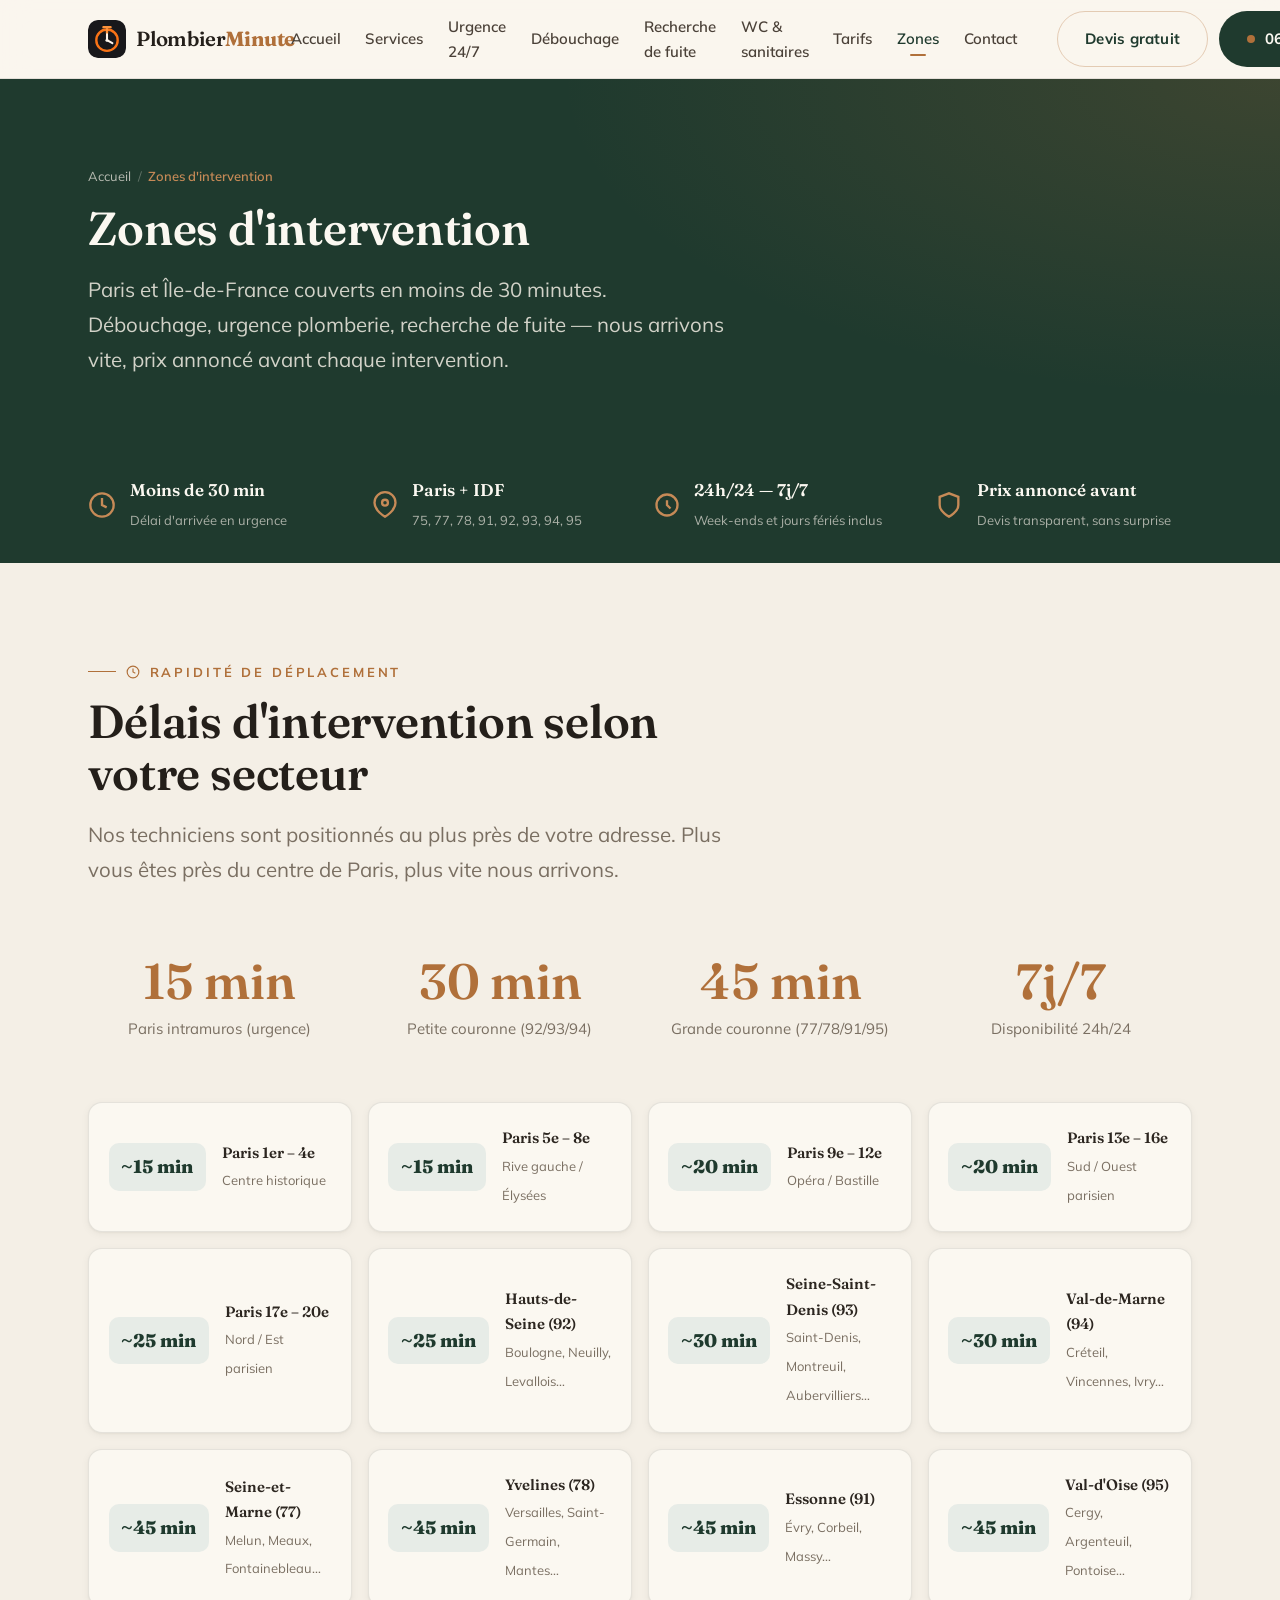
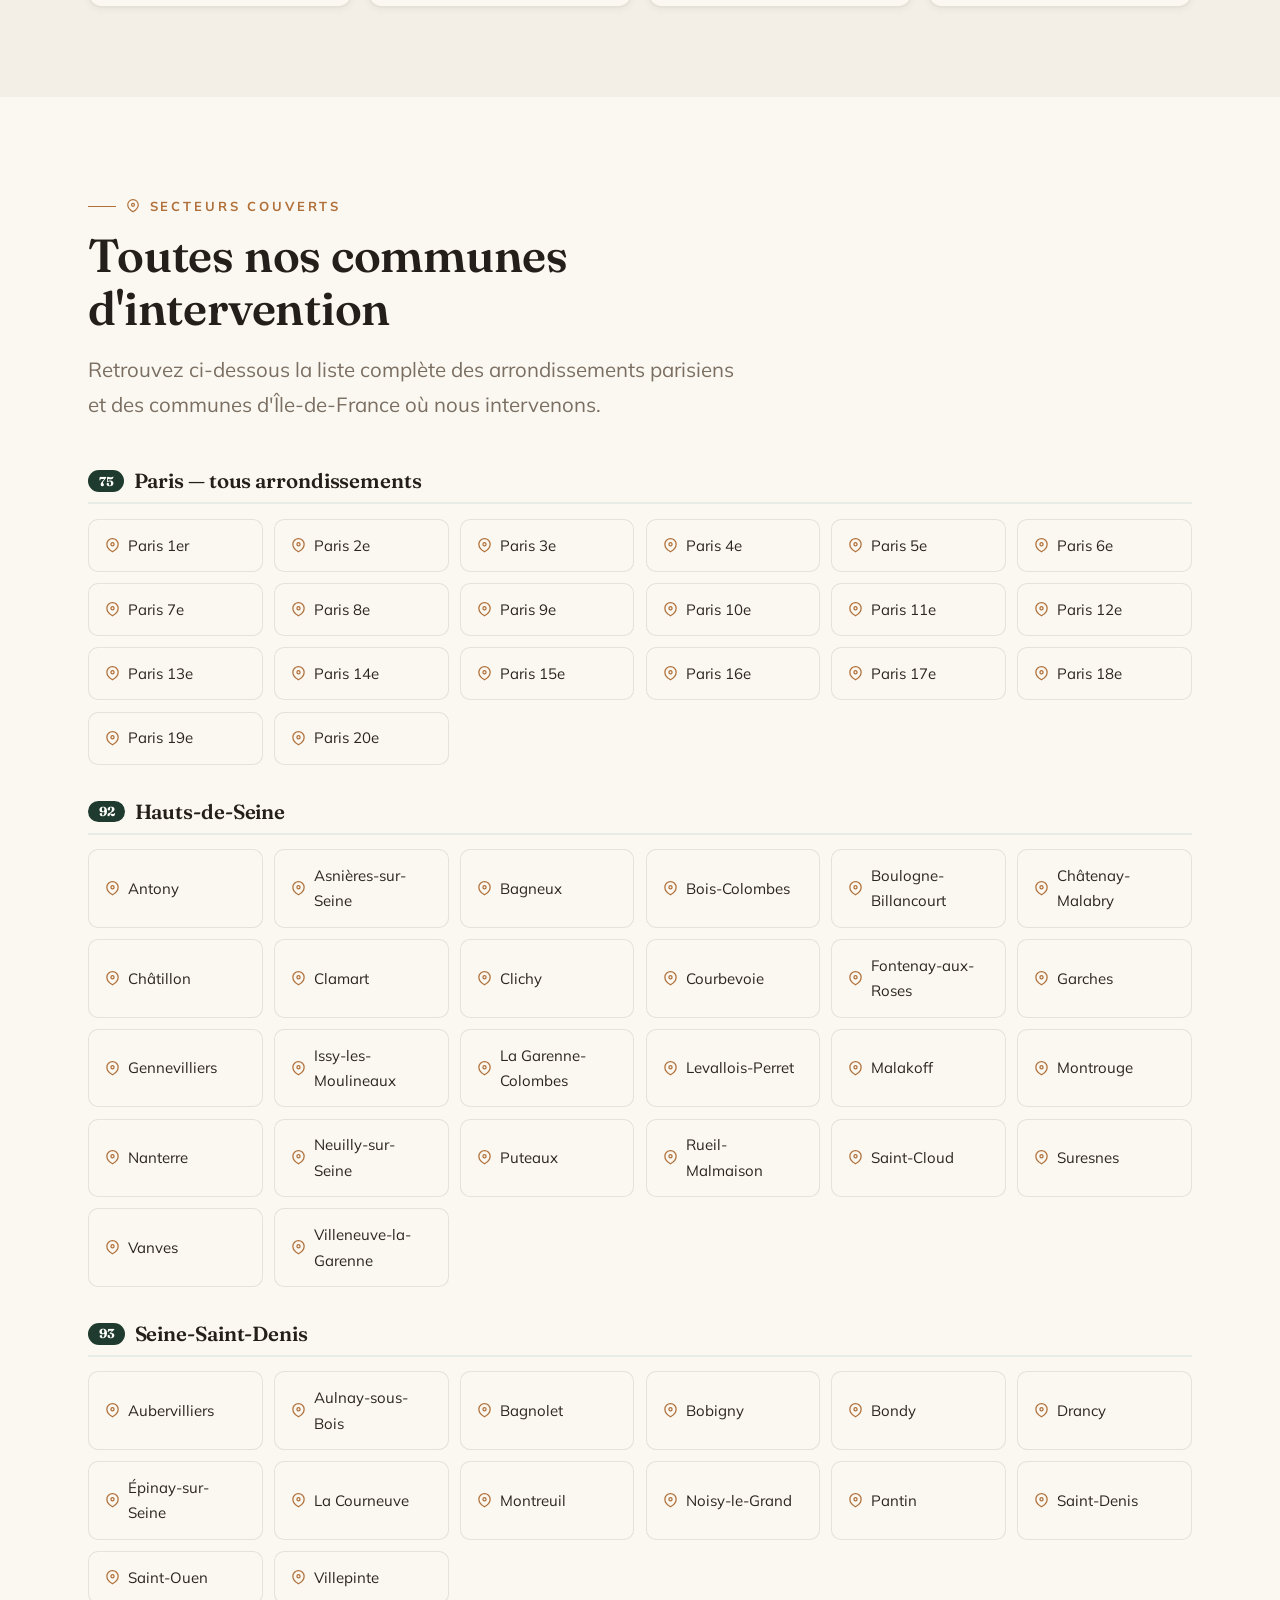
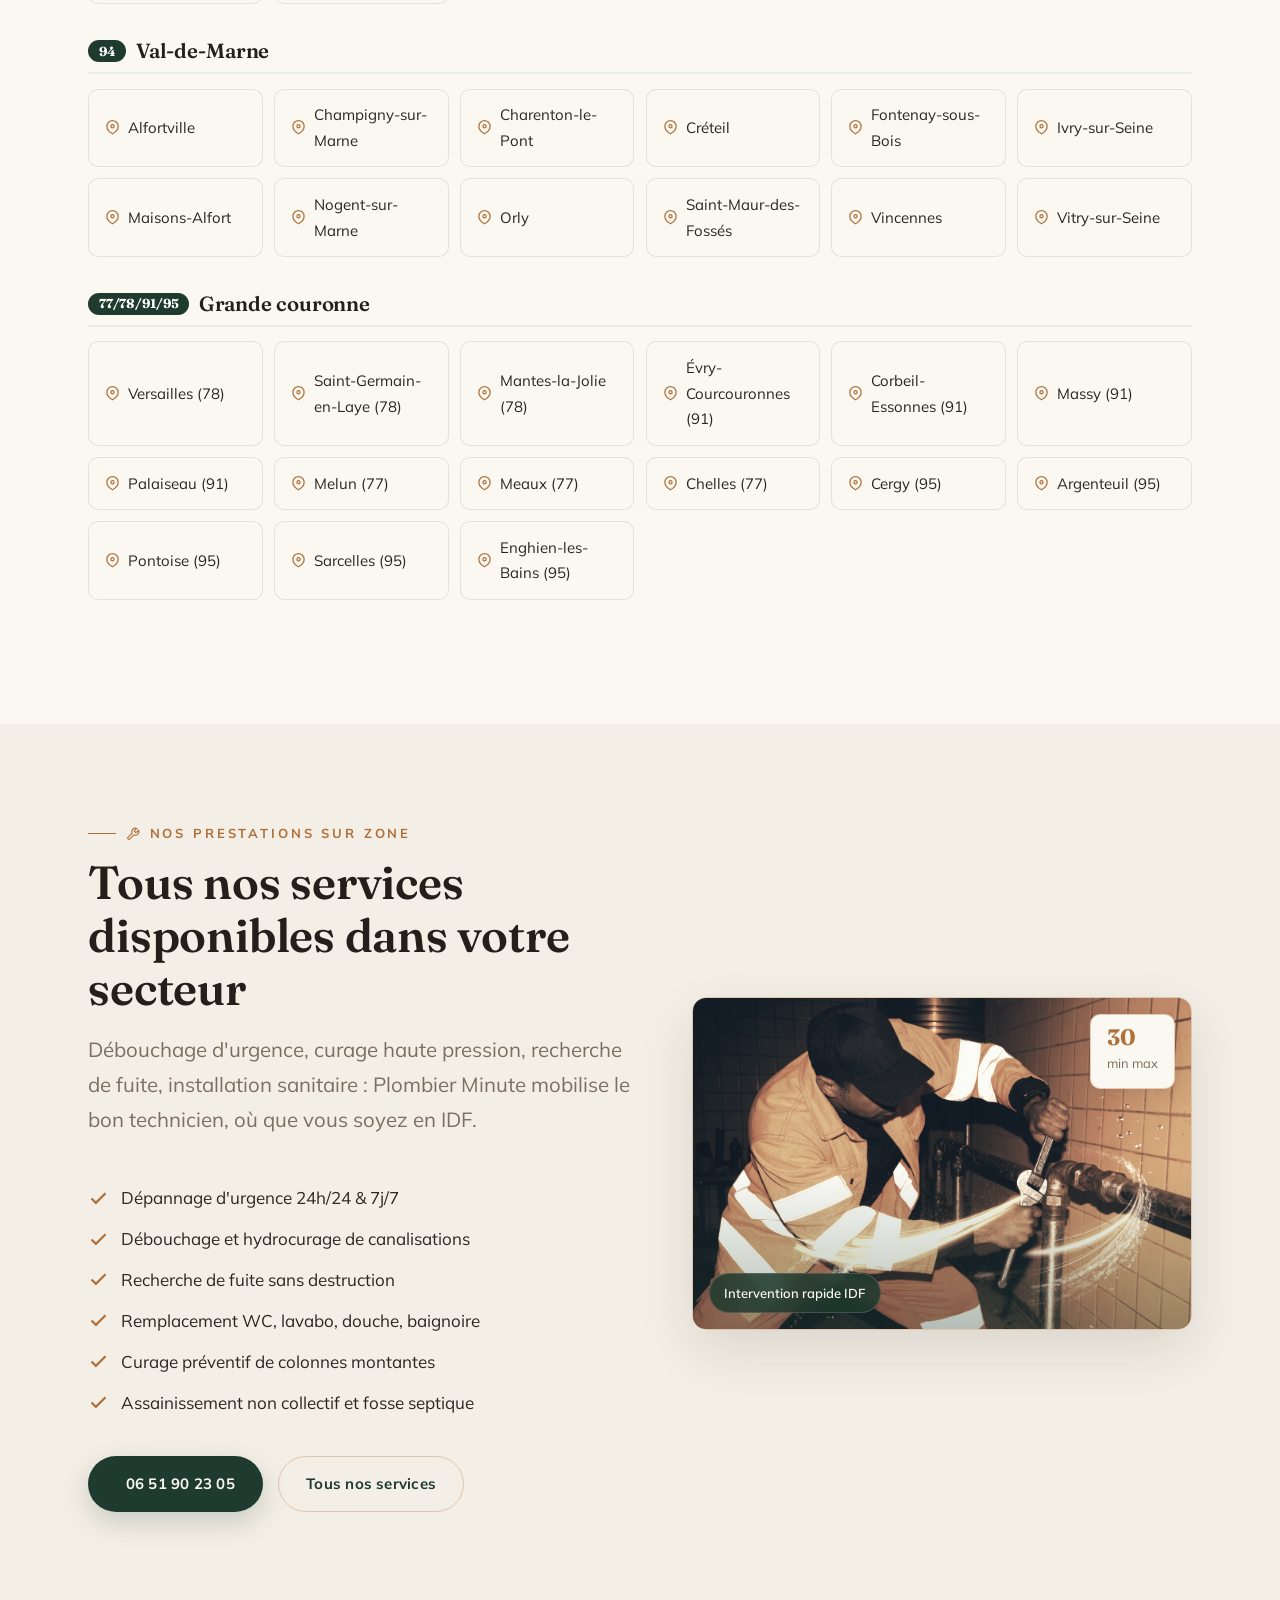
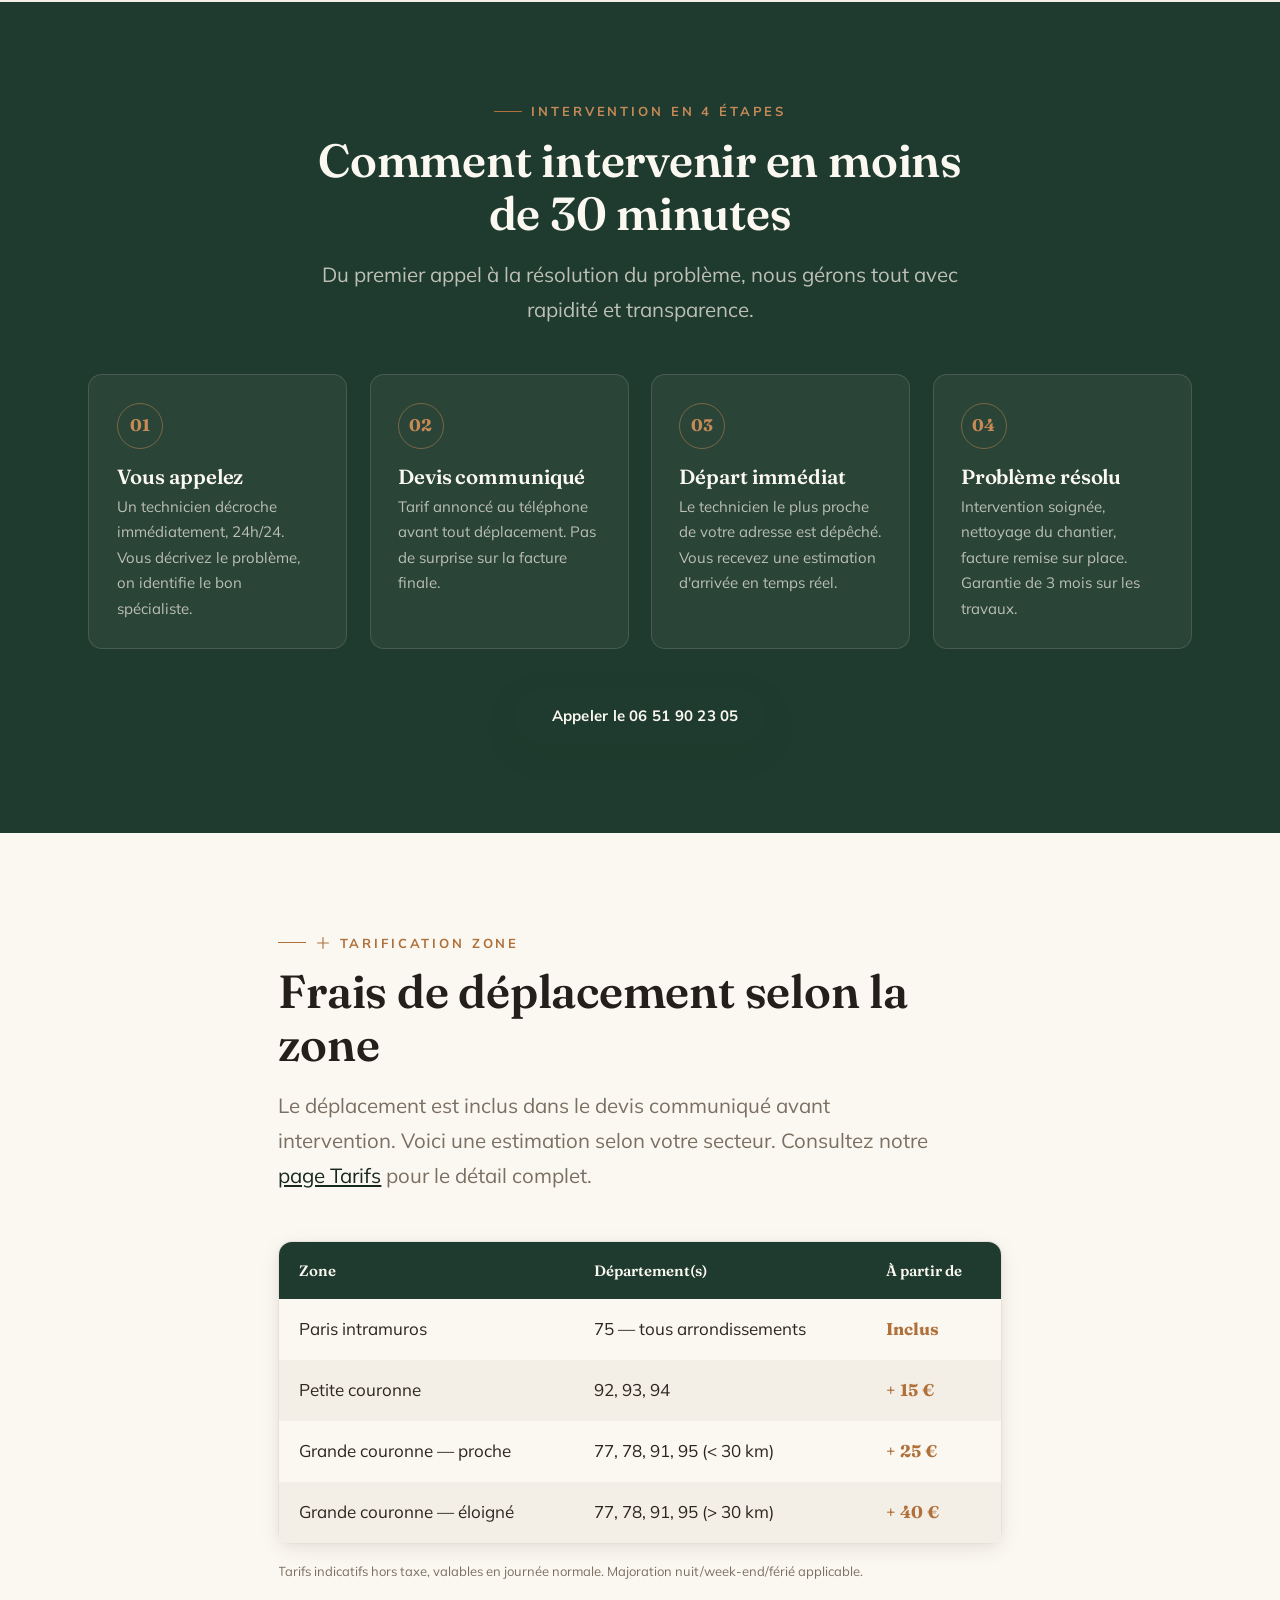
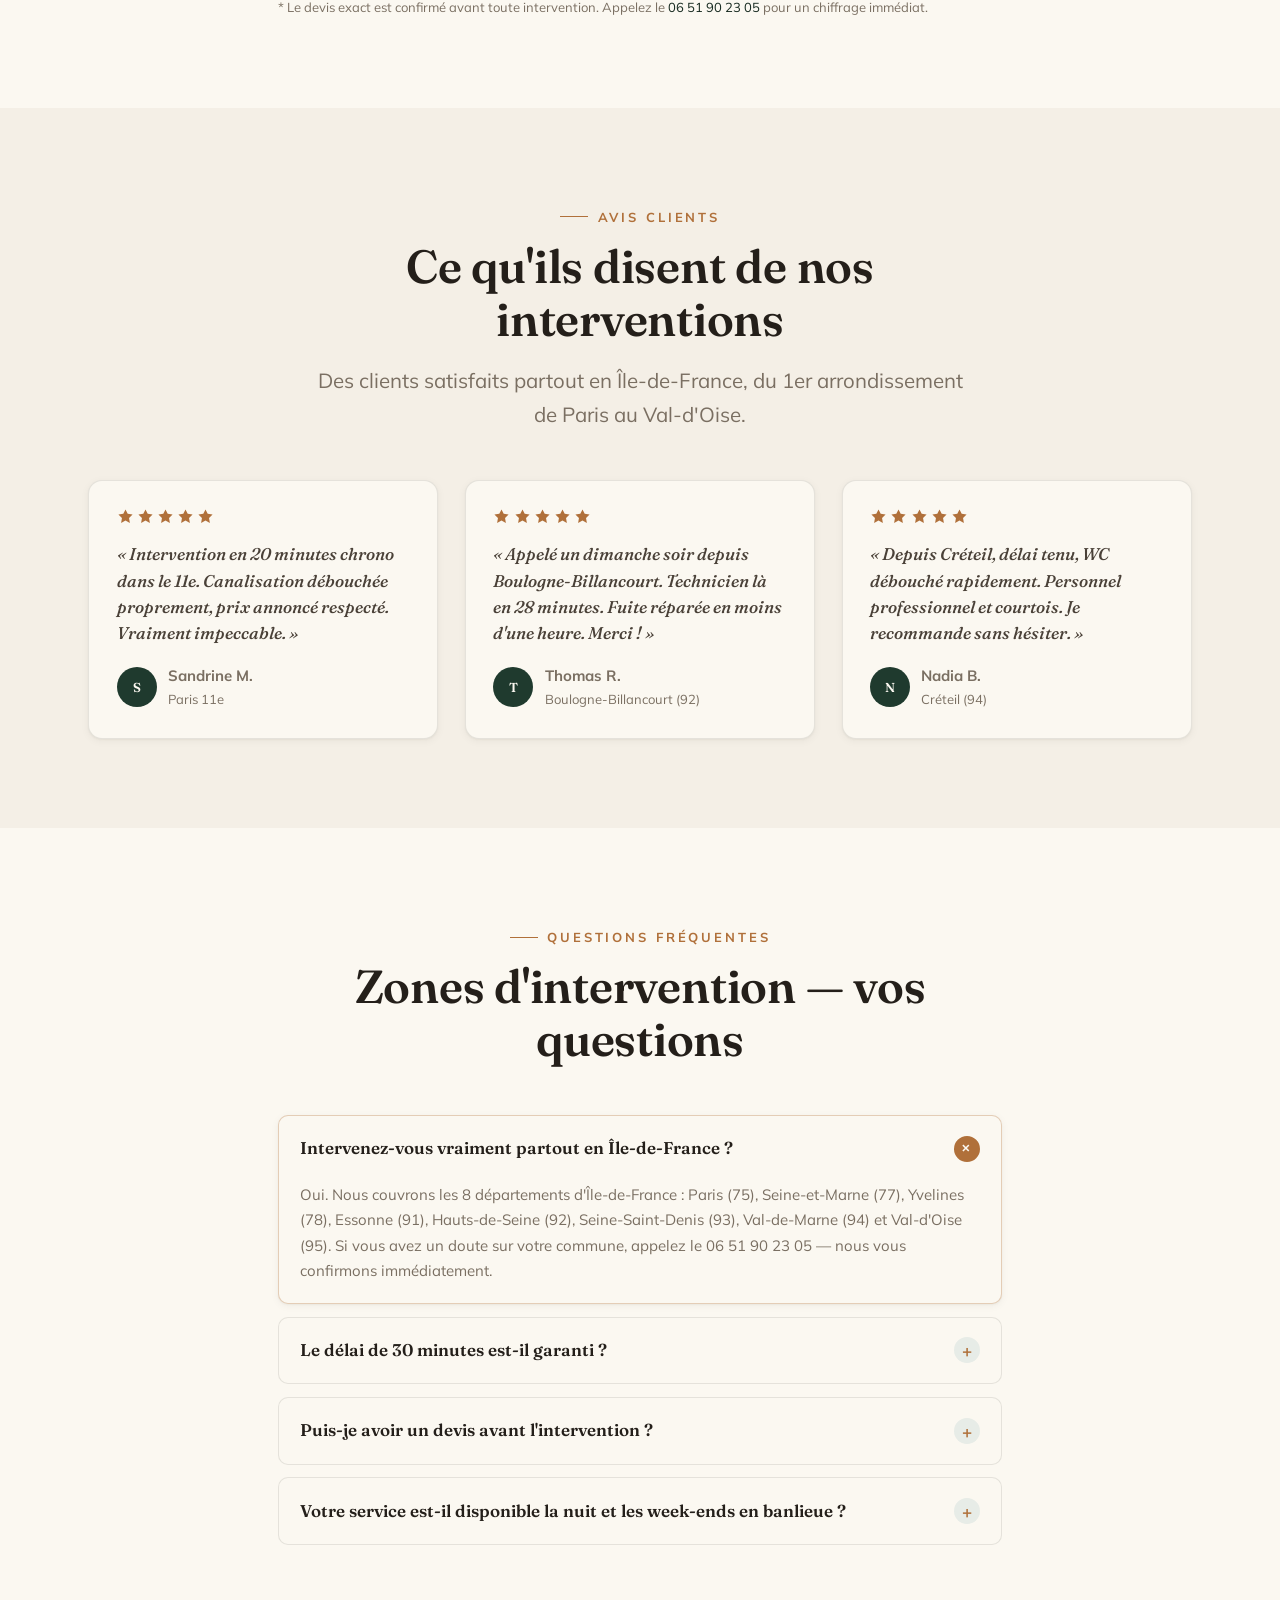
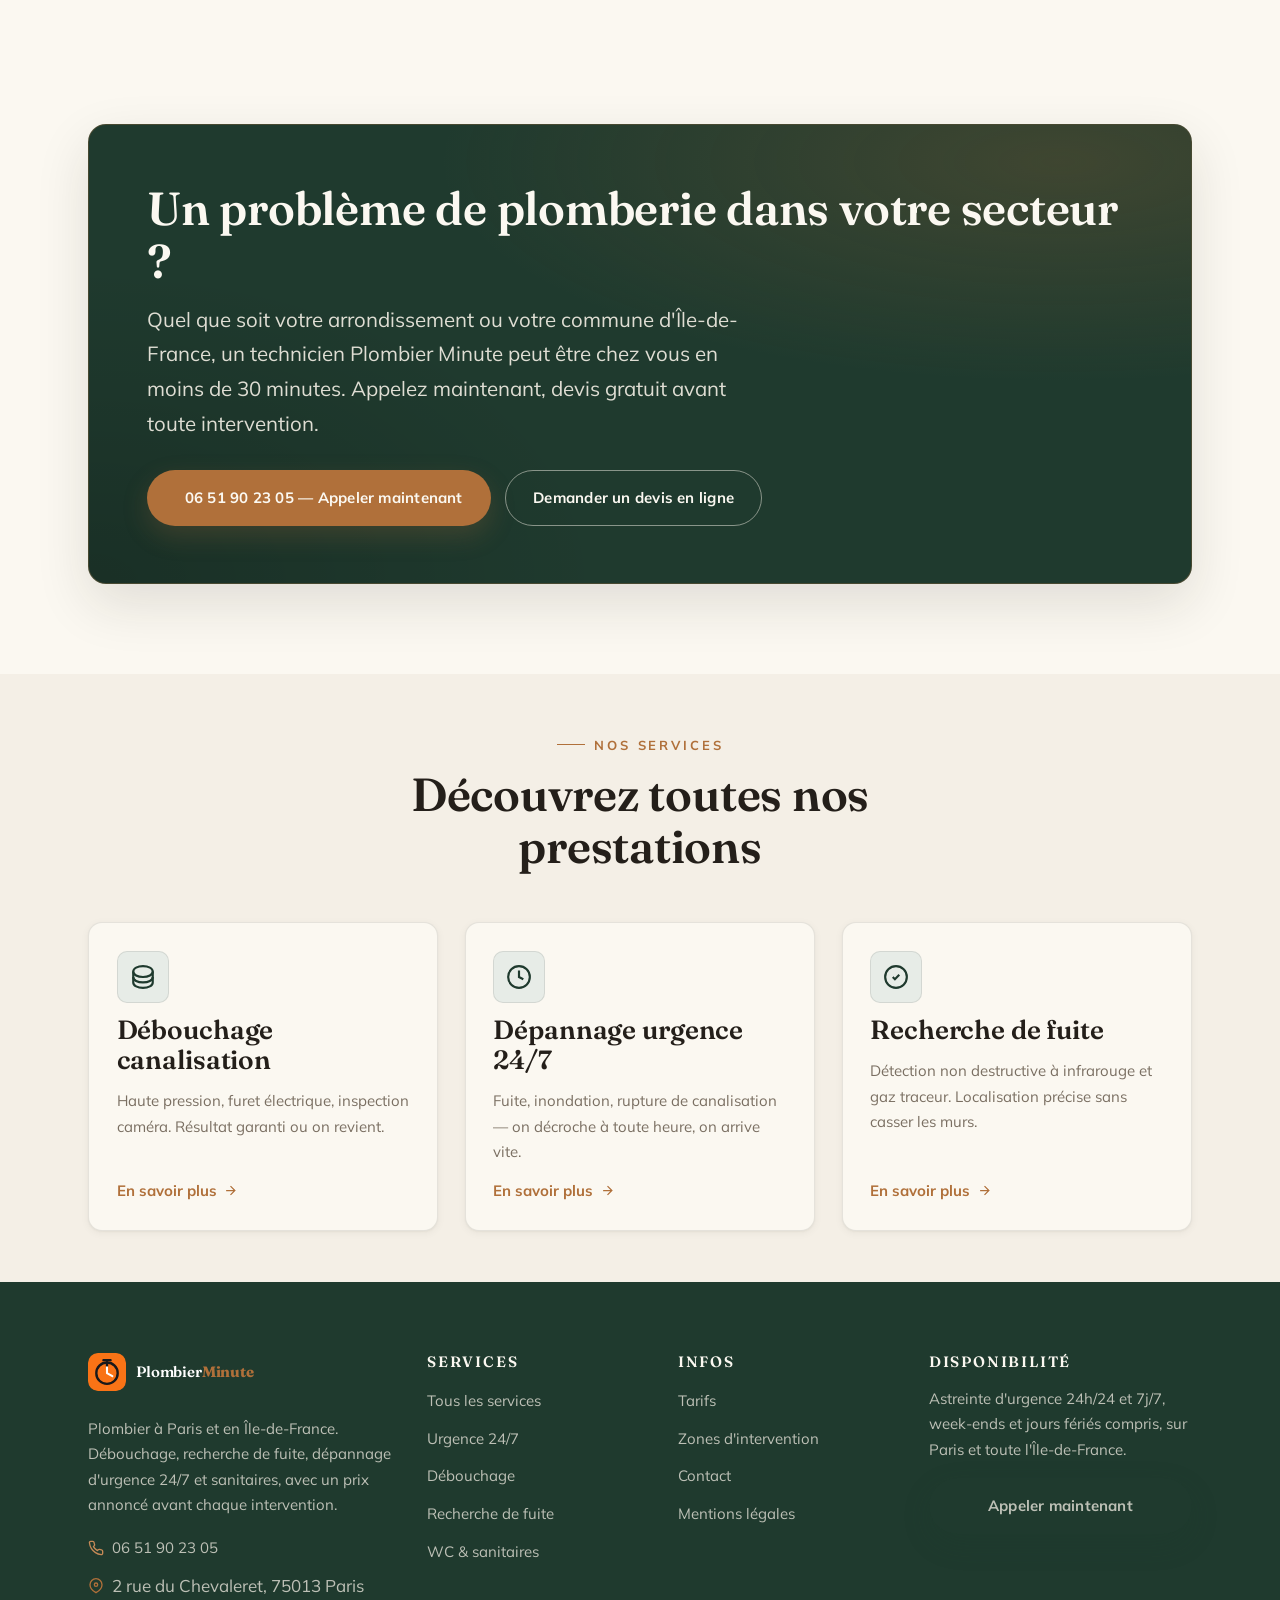
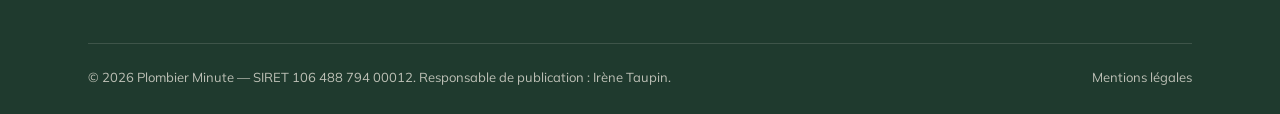
<file: zones-intervention.html>
<!DOCTYPE html>
<html lang="fr">
<head>
  <title>Zones d'intervention | Plombier Minute</title>
  <meta name="description" content="Plombier Minute intervient à Paris et en Île-de-France en moins de 30 min. Débouchage, urgence 24/7, recherche de fuite dans tous les arrondissements et communes IDF. Appelez le 06 51 90 23 05.">
  <link rel="canonical" href="https://[DOMAINE]/zones-intervention.html">
  <meta charset="UTF-8">
  <meta name="viewport" content="width=device-width, initial-scale=1">
  <meta name="theme-color" content="#18181B">
  <link rel="preconnect" href="https://fonts.googleapis.com">
  <link rel="preconnect" href="https://fonts.gstatic.com" crossorigin>
  <link href="https://fonts.googleapis.com/css2?family=Unbounded:wght@600;700;800&family=DM+Sans:wght@400;500;600;700&display=swap" rel="stylesheet">
  <link rel="stylesheet" href="assets/css/styles.css">
  <link rel="icon" href="favicon.svg" type="image/svg+xml">
  <script src="assets/js/main.js" defer></script>
  <style>
    /* Scope strict body.page-zones-intervention */
    body.page-zones-intervention .delai-grid {
      display: grid;
      grid-template-columns: repeat(auto-fill, minmax(220px, 1fr));
      gap: 1rem;
    }
    body.page-zones-intervention .delai-card {
      background: var(--bg-alt);
      border: 1px solid var(--border);
      border-radius: var(--r-lg);
      padding: 1.4rem 1.2rem;
      display: flex;
      align-items: center;
      gap: 1rem;
      box-shadow: var(--sh-sm);
      transition: border-color var(--t), transform var(--t), box-shadow var(--t);
    }
    body.page-zones-intervention .delai-card:hover {
      border-color: var(--c-primary-300);
      transform: translateY(-4px);
      box-shadow: var(--sh-md);
    }
    body.page-zones-intervention .delai-card .delai-badge {
      font-family: var(--ff-head);
      font-weight: 800;
      font-size: 1.15rem;
      color: var(--c-primary);
      background: var(--c-primary-100);
      border-radius: var(--r-md);
      padding: .5rem .8rem;
      flex: none;
      white-space: nowrap;
    }
    body.page-zones-intervention .delai-card .delai-info b {
      font-family: var(--ff-head);
      font-weight: 600;
      font-size: var(--fs-300);
      display: block;
    }
    body.page-zones-intervention .delai-card .delai-info span {
      font-size: var(--fs-200);
      color: var(--text-soft);
    }
    body.page-zones-intervention .dept-block { margin-bottom: 2.2rem; }
    body.page-zones-intervention .dept-block h3 {
      font-size: var(--fs-500);
      margin-bottom: .9rem;
      padding-bottom: .6rem;
      border-bottom: 2px solid var(--c-primary-100);
      display: flex;
      align-items: center;
      gap: .6rem;
    }
    body.page-zones-intervention .dept-block h3 span.dept-num {
      font-family: var(--ff-head);
      font-size: var(--fs-200);
      font-weight: 700;
      background: var(--c-primary);
      color: #fff;
      padding: .22rem .65rem;
      border-radius: var(--r-pill);
    }
  </style>
</head>
<body class="page-zones-intervention">

<!-- HEADER -->
<header class="site-header">
  <div class="container nav">
    <a class="brand" href="index.html" aria-label="Plombier Minute, accueil">
      <svg class="brand-mark" viewBox="0 0 64 64" aria-hidden="true">
        <rect width="64" height="64" rx="14" fill="#18181B"/>
        <circle cx="32" cy="34" r="18" fill="none" stroke="#F97316" stroke-width="4"/>
        <path d="M26 12h12M32 16v6" stroke="#FB923C" stroke-width="4" stroke-linecap="round"/>
        <path d="M32 34V24M32 34l9 5" stroke="#FFF7ED" stroke-width="3.5" stroke-linecap="round"/>
        <circle cx="32" cy="34" r="2.6" fill="#FFF7ED"/>
      </svg>
      <span>Plombier<b>Minute</b></span>
    </a>

    <nav class="nav-links" aria-label="Navigation principale">
      <a href="index.html">Accueil</a>
      <a href="nos-services.html">Services</a>
      <a href="depannage-urgence.html">Urgence 24/7</a>
      <a href="debouchage-canalisation.html">Débouchage</a>
      <a href="recherche-fuite.html">Recherche de fuite</a>
      <a href="wc-sanitaires.html">WC &amp; sanitaires</a>
      <a href="tarifs.html">Tarifs</a>
      <a href="zones-intervention.html" class="active" aria-current="page">Zones</a>
      <a href="contact.html">Contact</a>
    </nav>

    <div class="nav-cta">
      <a class="btn btn-ghost" href="contact.html">Devis gratuit</a>
      <a class="btn btn-call" href="tel:0651902305" aria-label="Appeler le 06 51 90 23 05">
        <span class="pulse-dot" aria-hidden="true"></span> 06 51 90 23 05
      </a>
      <button class="nav-toggle" type="button" aria-label="Ouvrir le menu" aria-expanded="false" aria-controls="mobile-menu">
        <span class="bars" aria-hidden="true"><span></span><span></span><span></span></span>
      </button>
    </div>
  </div>
</header>

<!-- MOBILE MENU -->
<div class="mobile-menu" id="mobile-menu" hidden>
  <div class="backdrop" data-close></div>
  <div class="panel" role="dialog" aria-modal="true" aria-label="Menu de navigation">
    <div class="mm-head">
      <span class="brand"><span>Plombier<b>Minute</b></span></span>
      <button class="mm-close" type="button" aria-label="Fermer le menu" data-close>&times;</button>
    </div>
    <nav aria-label="Navigation mobile">
      <a href="index.html">Accueil</a>
      <a href="nos-services.html">Services</a>
      <a href="depannage-urgence.html">Urgence 24/7</a>
      <a href="debouchage-canalisation.html">Débouchage</a>
      <a href="recherche-fuite.html">Recherche de fuite</a>
      <a href="wc-sanitaires.html">WC &amp; sanitaires</a>
      <a href="tarifs.html">Tarifs</a>
      <a href="zones-intervention.html" class="active" aria-current="page">Zones</a>
      <a href="contact.html">Contact</a>
    </nav>
    <div class="mm-foot">
      <a class="btn btn-primary btn-block" href="tel:0651902305">Appeler 06 51 90 23 05</a>
      <a class="btn btn-ghost btn-block" href="contact.html">Demander un devis</a>
    </div>
  </div>
</div>

<main>

  <!-- PAGE HERO -->
  <section class="page-hero">
    <div class="container">
      <nav class="breadcrumb" aria-label="Fil d'Ariane">
        <ol>
          <li><a href="index.html">Accueil</a></li>
          <li><span aria-current="page">Zones d'intervention</span></li>
        </ol>
      </nav>
      <h1>Zones d'intervention</h1>
      <p>Paris et Île-de-France couverts en moins de 30 minutes. Débouchage, urgence plomberie, recherche de fuite — nous arrivons vite, prix annoncé avant chaque intervention.</p>
    </div>
  </section>

  <!-- REASSURANCE -->
  <section class="reassure">
    <div class="container">
      <div class="ra">
        <svg viewBox="0 0 24 24" fill="none" stroke="currentColor" stroke-width="2" aria-hidden="true"><circle cx="12" cy="12" r="10"/><path d="M12 6v6l4 2"/></svg>
        <span><b>Moins de 30 min</b><span>Délai d'arrivée en urgence</span></span>
      </div>
      <div class="ra">
        <svg viewBox="0 0 24 24" fill="none" stroke="currentColor" stroke-width="2" aria-hidden="true"><path d="M21 10c0 7-9 12-9 12S3 17 3 10a9 9 0 0 1 18 0Z"/><circle cx="12" cy="10" r="2.5"/></svg>
        <span><b>Paris + IDF</b><span>75, 77, 78, 91, 92, 93, 94, 95</span></span>
      </div>
      <div class="ra">
        <svg viewBox="0 0 24 24" fill="none" stroke="currentColor" stroke-width="2" aria-hidden="true"><path d="M3 12a9 9 0 1 0 18 0A9 9 0 0 0 3 12"/><path d="M12 8v4l3 3"/></svg>
        <span><b>24h/24 — 7j/7</b><span>Week-ends et jours fériés inclus</span></span>
      </div>
      <div class="ra">
        <svg viewBox="0 0 24 24" fill="none" stroke="currentColor" stroke-width="2" aria-hidden="true"><path d="M12 22s8-4 8-10V5l-8-3-8 3v7c0 6 8 10 8 10Z"/></svg>
        <span><b>Prix annoncé avant</b><span>Devis transparent, sans surprise</span></span>
      </div>
    </div>
  </section>

  <!-- DÉLAIS PAR ZONE -->
  <section class="section section--cream" data-count-root>
    <div class="container">
      <div class="section-head reveal">
        <span class="eyebrow">
          <svg viewBox="0 0 24 24" fill="none" stroke="currentColor" stroke-width="2" aria-hidden="true" style="width:14px;height:14px"><circle cx="12" cy="12" r="10"/><path d="M12 6v6l4 2"/></svg>
          Rapidité de déplacement
        </span>
        <h2>Délais d'intervention selon votre secteur</h2>
        <p>Nos techniciens sont positionnés au plus près de votre adresse. Plus vous êtes près du centre de Paris, plus vite nous arrivons.</p>
      </div>

      <div class="stats reveal" data-delay="1">
        <div class="stat">
          <div class="num"><span data-count="15">0</span><span class="suffix"> min</span></div>
          <div class="lbl">Paris intramuros (urgence)</div>
        </div>
        <div class="stat">
          <div class="num"><span data-count="30">0</span><span class="suffix"> min</span></div>
          <div class="lbl">Petite couronne (92/93/94)</div>
        </div>
        <div class="stat">
          <div class="num"><span data-count="45">0</span><span class="suffix"> min</span></div>
          <div class="lbl">Grande couronne (77/78/91/95)</div>
        </div>
        <div class="stat">
          <div class="num"><span data-count="7">0</span><span class="suffix">j/7</span></div>
          <div class="lbl">Disponibilité 24h/24</div>
        </div>
      </div>

      <div class="delai-grid mt-4 reveal" data-delay="2">
        <div class="delai-card">
          <div class="delai-badge">~15 min</div>
          <div class="delai-info"><b>Paris 1er – 4e</b><span>Centre historique</span></div>
        </div>
        <div class="delai-card">
          <div class="delai-badge">~15 min</div>
          <div class="delai-info"><b>Paris 5e – 8e</b><span>Rive gauche / Élysées</span></div>
        </div>
        <div class="delai-card">
          <div class="delai-badge">~20 min</div>
          <div class="delai-info"><b>Paris 9e – 12e</b><span>Opéra / Bastille</span></div>
        </div>
        <div class="delai-card">
          <div class="delai-badge">~20 min</div>
          <div class="delai-info"><b>Paris 13e – 16e</b><span>Sud / Ouest parisien</span></div>
        </div>
        <div class="delai-card">
          <div class="delai-badge">~25 min</div>
          <div class="delai-info"><b>Paris 17e – 20e</b><span>Nord / Est parisien</span></div>
        </div>
        <div class="delai-card">
          <div class="delai-badge">~25 min</div>
          <div class="delai-info"><b>Hauts-de-Seine (92)</b><span>Boulogne, Neuilly, Levallois…</span></div>
        </div>
        <div class="delai-card">
          <div class="delai-badge">~30 min</div>
          <div class="delai-info"><b>Seine-Saint-Denis (93)</b><span>Saint-Denis, Montreuil, Aubervilliers…</span></div>
        </div>
        <div class="delai-card">
          <div class="delai-badge">~30 min</div>
          <div class="delai-info"><b>Val-de-Marne (94)</b><span>Créteil, Vincennes, Ivry…</span></div>
        </div>
        <div class="delai-card">
          <div class="delai-badge">~45 min</div>
          <div class="delai-info"><b>Seine-et-Marne (77)</b><span>Melun, Meaux, Fontainebleau…</span></div>
        </div>
        <div class="delai-card">
          <div class="delai-badge">~45 min</div>
          <div class="delai-info"><b>Yvelines (78)</b><span>Versailles, Saint-Germain, Mantes…</span></div>
        </div>
        <div class="delai-card">
          <div class="delai-badge">~45 min</div>
          <div class="delai-info"><b>Essonne (91)</b><span>Évry, Corbeil, Massy…</span></div>
        </div>
        <div class="delai-card">
          <div class="delai-badge">~45 min</div>
          <div class="delai-info"><b>Val-d'Oise (95)</b><span>Cergy, Argenteuil, Pontoise…</span></div>
        </div>
      </div>
    </div>
  </section>

  <!-- GRILLE COMPLÈTE DES ZONES PAR DÉPARTEMENT -->
  <section class="section section--white">
    <div class="container">
      <div class="section-head reveal">
        <span class="eyebrow">
          <svg viewBox="0 0 24 24" fill="none" stroke="currentColor" stroke-width="2" aria-hidden="true" style="width:14px;height:14px"><path d="M21 10c0 7-9 12-9 12S3 17 3 10a9 9 0 0 1 18 0Z"/><circle cx="12" cy="10" r="2.5"/></svg>
          Secteurs couverts
        </span>
        <h2>Toutes nos communes d'intervention</h2>
        <p>Retrouvez ci-dessous la liste complète des arrondissements parisiens et des communes d'Île-de-France où nous intervenons.</p>
      </div>

      <!-- Paris -->
      <div class="dept-block reveal">
        <h3><span class="dept-num">75</span> Paris — tous arrondissements</h3>
        <div class="zones-grid">
          <span class="zone-pill"><svg viewBox="0 0 24 24" fill="none" stroke="currentColor" stroke-width="2" aria-hidden="true"><path d="M21 10c0 7-9 12-9 12S3 17 3 10a9 9 0 0 1 18 0Z"/><circle cx="12" cy="10" r="2.5"/></svg>Paris 1er</span>
          <span class="zone-pill"><svg viewBox="0 0 24 24" fill="none" stroke="currentColor" stroke-width="2" aria-hidden="true"><path d="M21 10c0 7-9 12-9 12S3 17 3 10a9 9 0 0 1 18 0Z"/><circle cx="12" cy="10" r="2.5"/></svg>Paris 2e</span>
          <span class="zone-pill"><svg viewBox="0 0 24 24" fill="none" stroke="currentColor" stroke-width="2" aria-hidden="true"><path d="M21 10c0 7-9 12-9 12S3 17 3 10a9 9 0 0 1 18 0Z"/><circle cx="12" cy="10" r="2.5"/></svg>Paris 3e</span>
          <span class="zone-pill"><svg viewBox="0 0 24 24" fill="none" stroke="currentColor" stroke-width="2" aria-hidden="true"><path d="M21 10c0 7-9 12-9 12S3 17 3 10a9 9 0 0 1 18 0Z"/><circle cx="12" cy="10" r="2.5"/></svg>Paris 4e</span>
          <span class="zone-pill"><svg viewBox="0 0 24 24" fill="none" stroke="currentColor" stroke-width="2" aria-hidden="true"><path d="M21 10c0 7-9 12-9 12S3 17 3 10a9 9 0 0 1 18 0Z"/><circle cx="12" cy="10" r="2.5"/></svg>Paris 5e</span>
          <span class="zone-pill"><svg viewBox="0 0 24 24" fill="none" stroke="currentColor" stroke-width="2" aria-hidden="true"><path d="M21 10c0 7-9 12-9 12S3 17 3 10a9 9 0 0 1 18 0Z"/><circle cx="12" cy="10" r="2.5"/></svg>Paris 6e</span>
          <span class="zone-pill"><svg viewBox="0 0 24 24" fill="none" stroke="currentColor" stroke-width="2" aria-hidden="true"><path d="M21 10c0 7-9 12-9 12S3 17 3 10a9 9 0 0 1 18 0Z"/><circle cx="12" cy="10" r="2.5"/></svg>Paris 7e</span>
          <span class="zone-pill"><svg viewBox="0 0 24 24" fill="none" stroke="currentColor" stroke-width="2" aria-hidden="true"><path d="M21 10c0 7-9 12-9 12S3 17 3 10a9 9 0 0 1 18 0Z"/><circle cx="12" cy="10" r="2.5"/></svg>Paris 8e</span>
          <span class="zone-pill"><svg viewBox="0 0 24 24" fill="none" stroke="currentColor" stroke-width="2" aria-hidden="true"><path d="M21 10c0 7-9 12-9 12S3 17 3 10a9 9 0 0 1 18 0Z"/><circle cx="12" cy="10" r="2.5"/></svg>Paris 9e</span>
          <span class="zone-pill"><svg viewBox="0 0 24 24" fill="none" stroke="currentColor" stroke-width="2" aria-hidden="true"><path d="M21 10c0 7-9 12-9 12S3 17 3 10a9 9 0 0 1 18 0Z"/><circle cx="12" cy="10" r="2.5"/></svg>Paris 10e</span>
          <span class="zone-pill"><svg viewBox="0 0 24 24" fill="none" stroke="currentColor" stroke-width="2" aria-hidden="true"><path d="M21 10c0 7-9 12-9 12S3 17 3 10a9 9 0 0 1 18 0Z"/><circle cx="12" cy="10" r="2.5"/></svg>Paris 11e</span>
          <span class="zone-pill"><svg viewBox="0 0 24 24" fill="none" stroke="currentColor" stroke-width="2" aria-hidden="true"><path d="M21 10c0 7-9 12-9 12S3 17 3 10a9 9 0 0 1 18 0Z"/><circle cx="12" cy="10" r="2.5"/></svg>Paris 12e</span>
          <span class="zone-pill"><svg viewBox="0 0 24 24" fill="none" stroke="currentColor" stroke-width="2" aria-hidden="true"><path d="M21 10c0 7-9 12-9 12S3 17 3 10a9 9 0 0 1 18 0Z"/><circle cx="12" cy="10" r="2.5"/></svg>Paris 13e</span>
          <span class="zone-pill"><svg viewBox="0 0 24 24" fill="none" stroke="currentColor" stroke-width="2" aria-hidden="true"><path d="M21 10c0 7-9 12-9 12S3 17 3 10a9 9 0 0 1 18 0Z"/><circle cx="12" cy="10" r="2.5"/></svg>Paris 14e</span>
          <span class="zone-pill"><svg viewBox="0 0 24 24" fill="none" stroke="currentColor" stroke-width="2" aria-hidden="true"><path d="M21 10c0 7-9 12-9 12S3 17 3 10a9 9 0 0 1 18 0Z"/><circle cx="12" cy="10" r="2.5"/></svg>Paris 15e</span>
          <span class="zone-pill"><svg viewBox="0 0 24 24" fill="none" stroke="currentColor" stroke-width="2" aria-hidden="true"><path d="M21 10c0 7-9 12-9 12S3 17 3 10a9 9 0 0 1 18 0Z"/><circle cx="12" cy="10" r="2.5"/></svg>Paris 16e</span>
          <span class="zone-pill"><svg viewBox="0 0 24 24" fill="none" stroke="currentColor" stroke-width="2" aria-hidden="true"><path d="M21 10c0 7-9 12-9 12S3 17 3 10a9 9 0 0 1 18 0Z"/><circle cx="12" cy="10" r="2.5"/></svg>Paris 17e</span>
          <span class="zone-pill"><svg viewBox="0 0 24 24" fill="none" stroke="currentColor" stroke-width="2" aria-hidden="true"><path d="M21 10c0 7-9 12-9 12S3 17 3 10a9 9 0 0 1 18 0Z"/><circle cx="12" cy="10" r="2.5"/></svg>Paris 18e</span>
          <span class="zone-pill"><svg viewBox="0 0 24 24" fill="none" stroke="currentColor" stroke-width="2" aria-hidden="true"><path d="M21 10c0 7-9 12-9 12S3 17 3 10a9 9 0 0 1 18 0Z"/><circle cx="12" cy="10" r="2.5"/></svg>Paris 19e</span>
          <span class="zone-pill"><svg viewBox="0 0 24 24" fill="none" stroke="currentColor" stroke-width="2" aria-hidden="true"><path d="M21 10c0 7-9 12-9 12S3 17 3 10a9 9 0 0 1 18 0Z"/><circle cx="12" cy="10" r="2.5"/></svg>Paris 20e</span>
        </div>
      </div>

      <!-- Hauts-de-Seine -->
      <div class="dept-block reveal">
        <h3><span class="dept-num">92</span> Hauts-de-Seine</h3>
        <div class="zones-grid">
          <span class="zone-pill"><svg viewBox="0 0 24 24" fill="none" stroke="currentColor" stroke-width="2" aria-hidden="true"><path d="M21 10c0 7-9 12-9 12S3 17 3 10a9 9 0 0 1 18 0Z"/><circle cx="12" cy="10" r="2.5"/></svg>Antony</span>
          <span class="zone-pill"><svg viewBox="0 0 24 24" fill="none" stroke="currentColor" stroke-width="2" aria-hidden="true"><path d="M21 10c0 7-9 12-9 12S3 17 3 10a9 9 0 0 1 18 0Z"/><circle cx="12" cy="10" r="2.5"/></svg>Asnières-sur-Seine</span>
          <span class="zone-pill"><svg viewBox="0 0 24 24" fill="none" stroke="currentColor" stroke-width="2" aria-hidden="true"><path d="M21 10c0 7-9 12-9 12S3 17 3 10a9 9 0 0 1 18 0Z"/><circle cx="12" cy="10" r="2.5"/></svg>Bagneux</span>
          <span class="zone-pill"><svg viewBox="0 0 24 24" fill="none" stroke="currentColor" stroke-width="2" aria-hidden="true"><path d="M21 10c0 7-9 12-9 12S3 17 3 10a9 9 0 0 1 18 0Z"/><circle cx="12" cy="10" r="2.5"/></svg>Bois-Colombes</span>
          <span class="zone-pill"><svg viewBox="0 0 24 24" fill="none" stroke="currentColor" stroke-width="2" aria-hidden="true"><path d="M21 10c0 7-9 12-9 12S3 17 3 10a9 9 0 0 1 18 0Z"/><circle cx="12" cy="10" r="2.5"/></svg>Boulogne-Billancourt</span>
          <span class="zone-pill"><svg viewBox="0 0 24 24" fill="none" stroke="currentColor" stroke-width="2" aria-hidden="true"><path d="M21 10c0 7-9 12-9 12S3 17 3 10a9 9 0 0 1 18 0Z"/><circle cx="12" cy="10" r="2.5"/></svg>Châtenay-Malabry</span>
          <span class="zone-pill"><svg viewBox="0 0 24 24" fill="none" stroke="currentColor" stroke-width="2" aria-hidden="true"><path d="M21 10c0 7-9 12-9 12S3 17 3 10a9 9 0 0 1 18 0Z"/><circle cx="12" cy="10" r="2.5"/></svg>Châtillon</span>
          <span class="zone-pill"><svg viewBox="0 0 24 24" fill="none" stroke="currentColor" stroke-width="2" aria-hidden="true"><path d="M21 10c0 7-9 12-9 12S3 17 3 10a9 9 0 0 1 18 0Z"/><circle cx="12" cy="10" r="2.5"/></svg>Clamart</span>
          <span class="zone-pill"><svg viewBox="0 0 24 24" fill="none" stroke="currentColor" stroke-width="2" aria-hidden="true"><path d="M21 10c0 7-9 12-9 12S3 17 3 10a9 9 0 0 1 18 0Z"/><circle cx="12" cy="10" r="2.5"/></svg>Clichy</span>
          <span class="zone-pill"><svg viewBox="0 0 24 24" fill="none" stroke="currentColor" stroke-width="2" aria-hidden="true"><path d="M21 10c0 7-9 12-9 12S3 17 3 10a9 9 0 0 1 18 0Z"/><circle cx="12" cy="10" r="2.5"/></svg>Courbevoie</span>
          <span class="zone-pill"><svg viewBox="0 0 24 24" fill="none" stroke="currentColor" stroke-width="2" aria-hidden="true"><path d="M21 10c0 7-9 12-9 12S3 17 3 10a9 9 0 0 1 18 0Z"/><circle cx="12" cy="10" r="2.5"/></svg>Fontenay-aux-Roses</span>
          <span class="zone-pill"><svg viewBox="0 0 24 24" fill="none" stroke="currentColor" stroke-width="2" aria-hidden="true"><path d="M21 10c0 7-9 12-9 12S3 17 3 10a9 9 0 0 1 18 0Z"/><circle cx="12" cy="10" r="2.5"/></svg>Garches</span>
          <span class="zone-pill"><svg viewBox="0 0 24 24" fill="none" stroke="currentColor" stroke-width="2" aria-hidden="true"><path d="M21 10c0 7-9 12-9 12S3 17 3 10a9 9 0 0 1 18 0Z"/><circle cx="12" cy="10" r="2.5"/></svg>Gennevilliers</span>
          <span class="zone-pill"><svg viewBox="0 0 24 24" fill="none" stroke="currentColor" stroke-width="2" aria-hidden="true"><path d="M21 10c0 7-9 12-9 12S3 17 3 10a9 9 0 0 1 18 0Z"/><circle cx="12" cy="10" r="2.5"/></svg>Issy-les-Moulineaux</span>
          <span class="zone-pill"><svg viewBox="0 0 24 24" fill="none" stroke="currentColor" stroke-width="2" aria-hidden="true"><path d="M21 10c0 7-9 12-9 12S3 17 3 10a9 9 0 0 1 18 0Z"/><circle cx="12" cy="10" r="2.5"/></svg>La Garenne-Colombes</span>
          <span class="zone-pill"><svg viewBox="0 0 24 24" fill="none" stroke="currentColor" stroke-width="2" aria-hidden="true"><path d="M21 10c0 7-9 12-9 12S3 17 3 10a9 9 0 0 1 18 0Z"/><circle cx="12" cy="10" r="2.5"/></svg>Levallois-Perret</span>
          <span class="zone-pill"><svg viewBox="0 0 24 24" fill="none" stroke="currentColor" stroke-width="2" aria-hidden="true"><path d="M21 10c0 7-9 12-9 12S3 17 3 10a9 9 0 0 1 18 0Z"/><circle cx="12" cy="10" r="2.5"/></svg>Malakoff</span>
          <span class="zone-pill"><svg viewBox="0 0 24 24" fill="none" stroke="currentColor" stroke-width="2" aria-hidden="true"><path d="M21 10c0 7-9 12-9 12S3 17 3 10a9 9 0 0 1 18 0Z"/><circle cx="12" cy="10" r="2.5"/></svg>Montrouge</span>
          <span class="zone-pill"><svg viewBox="0 0 24 24" fill="none" stroke="currentColor" stroke-width="2" aria-hidden="true"><path d="M21 10c0 7-9 12-9 12S3 17 3 10a9 9 0 0 1 18 0Z"/><circle cx="12" cy="10" r="2.5"/></svg>Nanterre</span>
          <span class="zone-pill"><svg viewBox="0 0 24 24" fill="none" stroke="currentColor" stroke-width="2" aria-hidden="true"><path d="M21 10c0 7-9 12-9 12S3 17 3 10a9 9 0 0 1 18 0Z"/><circle cx="12" cy="10" r="2.5"/></svg>Neuilly-sur-Seine</span>
          <span class="zone-pill"><svg viewBox="0 0 24 24" fill="none" stroke="currentColor" stroke-width="2" aria-hidden="true"><path d="M21 10c0 7-9 12-9 12S3 17 3 10a9 9 0 0 1 18 0Z"/><circle cx="12" cy="10" r="2.5"/></svg>Puteaux</span>
          <span class="zone-pill"><svg viewBox="0 0 24 24" fill="none" stroke="currentColor" stroke-width="2" aria-hidden="true"><path d="M21 10c0 7-9 12-9 12S3 17 3 10a9 9 0 0 1 18 0Z"/><circle cx="12" cy="10" r="2.5"/></svg>Rueil-Malmaison</span>
          <span class="zone-pill"><svg viewBox="0 0 24 24" fill="none" stroke="currentColor" stroke-width="2" aria-hidden="true"><path d="M21 10c0 7-9 12-9 12S3 17 3 10a9 9 0 0 1 18 0Z"/><circle cx="12" cy="10" r="2.5"/></svg>Saint-Cloud</span>
          <span class="zone-pill"><svg viewBox="0 0 24 24" fill="none" stroke="currentColor" stroke-width="2" aria-hidden="true"><path d="M21 10c0 7-9 12-9 12S3 17 3 10a9 9 0 0 1 18 0Z"/><circle cx="12" cy="10" r="2.5"/></svg>Suresnes</span>
          <span class="zone-pill"><svg viewBox="0 0 24 24" fill="none" stroke="currentColor" stroke-width="2" aria-hidden="true"><path d="M21 10c0 7-9 12-9 12S3 17 3 10a9 9 0 0 1 18 0Z"/><circle cx="12" cy="10" r="2.5"/></svg>Vanves</span>
          <span class="zone-pill"><svg viewBox="0 0 24 24" fill="none" stroke="currentColor" stroke-width="2" aria-hidden="true"><path d="M21 10c0 7-9 12-9 12S3 17 3 10a9 9 0 0 1 18 0Z"/><circle cx="12" cy="10" r="2.5"/></svg>Villeneuve-la-Garenne</span>
        </div>
      </div>

      <!-- Seine-Saint-Denis -->
      <div class="dept-block reveal">
        <h3><span class="dept-num">93</span> Seine-Saint-Denis</h3>
        <div class="zones-grid">
          <span class="zone-pill"><svg viewBox="0 0 24 24" fill="none" stroke="currentColor" stroke-width="2" aria-hidden="true"><path d="M21 10c0 7-9 12-9 12S3 17 3 10a9 9 0 0 1 18 0Z"/><circle cx="12" cy="10" r="2.5"/></svg>Aubervilliers</span>
          <span class="zone-pill"><svg viewBox="0 0 24 24" fill="none" stroke="currentColor" stroke-width="2" aria-hidden="true"><path d="M21 10c0 7-9 12-9 12S3 17 3 10a9 9 0 0 1 18 0Z"/><circle cx="12" cy="10" r="2.5"/></svg>Aulnay-sous-Bois</span>
          <span class="zone-pill"><svg viewBox="0 0 24 24" fill="none" stroke="currentColor" stroke-width="2" aria-hidden="true"><path d="M21 10c0 7-9 12-9 12S3 17 3 10a9 9 0 0 1 18 0Z"/><circle cx="12" cy="10" r="2.5"/></svg>Bagnolet</span>
          <span class="zone-pill"><svg viewBox="0 0 24 24" fill="none" stroke="currentColor" stroke-width="2" aria-hidden="true"><path d="M21 10c0 7-9 12-9 12S3 17 3 10a9 9 0 0 1 18 0Z"/><circle cx="12" cy="10" r="2.5"/></svg>Bobigny</span>
          <span class="zone-pill"><svg viewBox="0 0 24 24" fill="none" stroke="currentColor" stroke-width="2" aria-hidden="true"><path d="M21 10c0 7-9 12-9 12S3 17 3 10a9 9 0 0 1 18 0Z"/><circle cx="12" cy="10" r="2.5"/></svg>Bondy</span>
          <span class="zone-pill"><svg viewBox="0 0 24 24" fill="none" stroke="currentColor" stroke-width="2" aria-hidden="true"><path d="M21 10c0 7-9 12-9 12S3 17 3 10a9 9 0 0 1 18 0Z"/><circle cx="12" cy="10" r="2.5"/></svg>Drancy</span>
          <span class="zone-pill"><svg viewBox="0 0 24 24" fill="none" stroke="currentColor" stroke-width="2" aria-hidden="true"><path d="M21 10c0 7-9 12-9 12S3 17 3 10a9 9 0 0 1 18 0Z"/><circle cx="12" cy="10" r="2.5"/></svg>Épinay-sur-Seine</span>
          <span class="zone-pill"><svg viewBox="0 0 24 24" fill="none" stroke="currentColor" stroke-width="2" aria-hidden="true"><path d="M21 10c0 7-9 12-9 12S3 17 3 10a9 9 0 0 1 18 0Z"/><circle cx="12" cy="10" r="2.5"/></svg>La Courneuve</span>
          <span class="zone-pill"><svg viewBox="0 0 24 24" fill="none" stroke="currentColor" stroke-width="2" aria-hidden="true"><path d="M21 10c0 7-9 12-9 12S3 17 3 10a9 9 0 0 1 18 0Z"/><circle cx="12" cy="10" r="2.5"/></svg>Montreuil</span>
          <span class="zone-pill"><svg viewBox="0 0 24 24" fill="none" stroke="currentColor" stroke-width="2" aria-hidden="true"><path d="M21 10c0 7-9 12-9 12S3 17 3 10a9 9 0 0 1 18 0Z"/><circle cx="12" cy="10" r="2.5"/></svg>Noisy-le-Grand</span>
          <span class="zone-pill"><svg viewBox="0 0 24 24" fill="none" stroke="currentColor" stroke-width="2" aria-hidden="true"><path d="M21 10c0 7-9 12-9 12S3 17 3 10a9 9 0 0 1 18 0Z"/><circle cx="12" cy="10" r="2.5"/></svg>Pantin</span>
          <span class="zone-pill"><svg viewBox="0 0 24 24" fill="none" stroke="currentColor" stroke-width="2" aria-hidden="true"><path d="M21 10c0 7-9 12-9 12S3 17 3 10a9 9 0 0 1 18 0Z"/><circle cx="12" cy="10" r="2.5"/></svg>Saint-Denis</span>
          <span class="zone-pill"><svg viewBox="0 0 24 24" fill="none" stroke="currentColor" stroke-width="2" aria-hidden="true"><path d="M21 10c0 7-9 12-9 12S3 17 3 10a9 9 0 0 1 18 0Z"/><circle cx="12" cy="10" r="2.5"/></svg>Saint-Ouen</span>
          <span class="zone-pill"><svg viewBox="0 0 24 24" fill="none" stroke="currentColor" stroke-width="2" aria-hidden="true"><path d="M21 10c0 7-9 12-9 12S3 17 3 10a9 9 0 0 1 18 0Z"/><circle cx="12" cy="10" r="2.5"/></svg>Villepinte</span>
        </div>
      </div>

      <!-- Val-de-Marne -->
      <div class="dept-block reveal">
        <h3><span class="dept-num">94</span> Val-de-Marne</h3>
        <div class="zones-grid">
          <span class="zone-pill"><svg viewBox="0 0 24 24" fill="none" stroke="currentColor" stroke-width="2" aria-hidden="true"><path d="M21 10c0 7-9 12-9 12S3 17 3 10a9 9 0 0 1 18 0Z"/><circle cx="12" cy="10" r="2.5"/></svg>Alfortville</span>
          <span class="zone-pill"><svg viewBox="0 0 24 24" fill="none" stroke="currentColor" stroke-width="2" aria-hidden="true"><path d="M21 10c0 7-9 12-9 12S3 17 3 10a9 9 0 0 1 18 0Z"/><circle cx="12" cy="10" r="2.5"/></svg>Champigny-sur-Marne</span>
          <span class="zone-pill"><svg viewBox="0 0 24 24" fill="none" stroke="currentColor" stroke-width="2" aria-hidden="true"><path d="M21 10c0 7-9 12-9 12S3 17 3 10a9 9 0 0 1 18 0Z"/><circle cx="12" cy="10" r="2.5"/></svg>Charenton-le-Pont</span>
          <span class="zone-pill"><svg viewBox="0 0 24 24" fill="none" stroke="currentColor" stroke-width="2" aria-hidden="true"><path d="M21 10c0 7-9 12-9 12S3 17 3 10a9 9 0 0 1 18 0Z"/><circle cx="12" cy="10" r="2.5"/></svg>Créteil</span>
          <span class="zone-pill"><svg viewBox="0 0 24 24" fill="none" stroke="currentColor" stroke-width="2" aria-hidden="true"><path d="M21 10c0 7-9 12-9 12S3 17 3 10a9 9 0 0 1 18 0Z"/><circle cx="12" cy="10" r="2.5"/></svg>Fontenay-sous-Bois</span>
          <span class="zone-pill"><svg viewBox="0 0 24 24" fill="none" stroke="currentColor" stroke-width="2" aria-hidden="true"><path d="M21 10c0 7-9 12-9 12S3 17 3 10a9 9 0 0 1 18 0Z"/><circle cx="12" cy="10" r="2.5"/></svg>Ivry-sur-Seine</span>
          <span class="zone-pill"><svg viewBox="0 0 24 24" fill="none" stroke="currentColor" stroke-width="2" aria-hidden="true"><path d="M21 10c0 7-9 12-9 12S3 17 3 10a9 9 0 0 1 18 0Z"/><circle cx="12" cy="10" r="2.5"/></svg>Maisons-Alfort</span>
          <span class="zone-pill"><svg viewBox="0 0 24 24" fill="none" stroke="currentColor" stroke-width="2" aria-hidden="true"><path d="M21 10c0 7-9 12-9 12S3 17 3 10a9 9 0 0 1 18 0Z"/><circle cx="12" cy="10" r="2.5"/></svg>Nogent-sur-Marne</span>
          <span class="zone-pill"><svg viewBox="0 0 24 24" fill="none" stroke="currentColor" stroke-width="2" aria-hidden="true"><path d="M21 10c0 7-9 12-9 12S3 17 3 10a9 9 0 0 1 18 0Z"/><circle cx="12" cy="10" r="2.5"/></svg>Orly</span>
          <span class="zone-pill"><svg viewBox="0 0 24 24" fill="none" stroke="currentColor" stroke-width="2" aria-hidden="true"><path d="M21 10c0 7-9 12-9 12S3 17 3 10a9 9 0 0 1 18 0Z"/><circle cx="12" cy="10" r="2.5"/></svg>Saint-Maur-des-Fossés</span>
          <span class="zone-pill"><svg viewBox="0 0 24 24" fill="none" stroke="currentColor" stroke-width="2" aria-hidden="true"><path d="M21 10c0 7-9 12-9 12S3 17 3 10a9 9 0 0 1 18 0Z"/><circle cx="12" cy="10" r="2.5"/></svg>Vincennes</span>
          <span class="zone-pill"><svg viewBox="0 0 24 24" fill="none" stroke="currentColor" stroke-width="2" aria-hidden="true"><path d="M21 10c0 7-9 12-9 12S3 17 3 10a9 9 0 0 1 18 0Z"/><circle cx="12" cy="10" r="2.5"/></svg>Vitry-sur-Seine</span>
        </div>
      </div>

      <!-- Grande couronne -->
      <div class="dept-block reveal">
        <h3><span class="dept-num">77/78/91/95</span> Grande couronne</h3>
        <div class="zones-grid">
          <span class="zone-pill"><svg viewBox="0 0 24 24" fill="none" stroke="currentColor" stroke-width="2" aria-hidden="true"><path d="M21 10c0 7-9 12-9 12S3 17 3 10a9 9 0 0 1 18 0Z"/><circle cx="12" cy="10" r="2.5"/></svg>Versailles (78)</span>
          <span class="zone-pill"><svg viewBox="0 0 24 24" fill="none" stroke="currentColor" stroke-width="2" aria-hidden="true"><path d="M21 10c0 7-9 12-9 12S3 17 3 10a9 9 0 0 1 18 0Z"/><circle cx="12" cy="10" r="2.5"/></svg>Saint-Germain-en-Laye (78)</span>
          <span class="zone-pill"><svg viewBox="0 0 24 24" fill="none" stroke="currentColor" stroke-width="2" aria-hidden="true"><path d="M21 10c0 7-9 12-9 12S3 17 3 10a9 9 0 0 1 18 0Z"/><circle cx="12" cy="10" r="2.5"/></svg>Mantes-la-Jolie (78)</span>
          <span class="zone-pill"><svg viewBox="0 0 24 24" fill="none" stroke="currentColor" stroke-width="2" aria-hidden="true"><path d="M21 10c0 7-9 12-9 12S3 17 3 10a9 9 0 0 1 18 0Z"/><circle cx="12" cy="10" r="2.5"/></svg>Évry-Courcouronnes (91)</span>
          <span class="zone-pill"><svg viewBox="0 0 24 24" fill="none" stroke="currentColor" stroke-width="2" aria-hidden="true"><path d="M21 10c0 7-9 12-9 12S3 17 3 10a9 9 0 0 1 18 0Z"/><circle cx="12" cy="10" r="2.5"/></svg>Corbeil-Essonnes (91)</span>
          <span class="zone-pill"><svg viewBox="0 0 24 24" fill="none" stroke="currentColor" stroke-width="2" aria-hidden="true"><path d="M21 10c0 7-9 12-9 12S3 17 3 10a9 9 0 0 1 18 0Z"/><circle cx="12" cy="10" r="2.5"/></svg>Massy (91)</span>
          <span class="zone-pill"><svg viewBox="0 0 24 24" fill="none" stroke="currentColor" stroke-width="2" aria-hidden="true"><path d="M21 10c0 7-9 12-9 12S3 17 3 10a9 9 0 0 1 18 0Z"/><circle cx="12" cy="10" r="2.5"/></svg>Palaiseau (91)</span>
          <span class="zone-pill"><svg viewBox="0 0 24 24" fill="none" stroke="currentColor" stroke-width="2" aria-hidden="true"><path d="M21 10c0 7-9 12-9 12S3 17 3 10a9 9 0 0 1 18 0Z"/><circle cx="12" cy="10" r="2.5"/></svg>Melun (77)</span>
          <span class="zone-pill"><svg viewBox="0 0 24 24" fill="none" stroke="currentColor" stroke-width="2" aria-hidden="true"><path d="M21 10c0 7-9 12-9 12S3 17 3 10a9 9 0 0 1 18 0Z"/><circle cx="12" cy="10" r="2.5"/></svg>Meaux (77)</span>
          <span class="zone-pill"><svg viewBox="0 0 24 24" fill="none" stroke="currentColor" stroke-width="2" aria-hidden="true"><path d="M21 10c0 7-9 12-9 12S3 17 3 10a9 9 0 0 1 18 0Z"/><circle cx="12" cy="10" r="2.5"/></svg>Chelles (77)</span>
          <span class="zone-pill"><svg viewBox="0 0 24 24" fill="none" stroke="currentColor" stroke-width="2" aria-hidden="true"><path d="M21 10c0 7-9 12-9 12S3 17 3 10a9 9 0 0 1 18 0Z"/><circle cx="12" cy="10" r="2.5"/></svg>Cergy (95)</span>
          <span class="zone-pill"><svg viewBox="0 0 24 24" fill="none" stroke="currentColor" stroke-width="2" aria-hidden="true"><path d="M21 10c0 7-9 12-9 12S3 17 3 10a9 9 0 0 1 18 0Z"/><circle cx="12" cy="10" r="2.5"/></svg>Argenteuil (95)</span>
          <span class="zone-pill"><svg viewBox="0 0 24 24" fill="none" stroke="currentColor" stroke-width="2" aria-hidden="true"><path d="M21 10c0 7-9 12-9 12S3 17 3 10a9 9 0 0 1 18 0Z"/><circle cx="12" cy="10" r="2.5"/></svg>Pontoise (95)</span>
          <span class="zone-pill"><svg viewBox="0 0 24 24" fill="none" stroke="currentColor" stroke-width="2" aria-hidden="true"><path d="M21 10c0 7-9 12-9 12S3 17 3 10a9 9 0 0 1 18 0Z"/><circle cx="12" cy="10" r="2.5"/></svg>Sarcelles (95)</span>
          <span class="zone-pill"><svg viewBox="0 0 24 24" fill="none" stroke="currentColor" stroke-width="2" aria-hidden="true"><path d="M21 10c0 7-9 12-9 12S3 17 3 10a9 9 0 0 1 18 0Z"/><circle cx="12" cy="10" r="2.5"/></svg>Enghien-les-Bains (95)</span>
        </div>
      </div>
    </div>
  </section>

  <!-- SPLIT : image + services proposés sur la zone -->
  <section class="section section--cream">
    <div class="container">
      <div class="split">
        <div class="reveal-left">
          <div class="section-head">
            <span class="eyebrow">
              <svg viewBox="0 0 24 24" fill="none" stroke="currentColor" stroke-width="2" aria-hidden="true" style="width:14px;height:14px"><path d="M14.7 6.3a1 1 0 0 0 0 1.4l1.6 1.6a1 1 0 0 0 1.4 0l3.77-3.77a6 6 0 0 1-7.94 7.94l-6.91 6.91a2.12 2.12 0 0 1-3-3l6.91-6.91a6 6 0 0 1 7.94-7.94l-3.76 3.76Z"/></svg>
              Nos prestations sur zone
            </span>
            <h2>Tous nos services disponibles dans votre secteur</h2>
            <p>Débouchage d'urgence, curage haute pression, recherche de fuite, installation sanitaire : Plombier Minute mobilise le bon technicien, où que vous soyez en IDF.</p>
          </div>
          <ul class="list-check mt-3">
            <li><svg viewBox="0 0 24 24" fill="none" stroke="currentColor" stroke-width="2.5" aria-hidden="true"><path d="M20 6 9 17l-5-5"/></svg> <a href="depannage-urgence.html">Dépannage d'urgence 24h/24 &amp; 7j/7</a></li>
            <li><svg viewBox="0 0 24 24" fill="none" stroke="currentColor" stroke-width="2.5" aria-hidden="true"><path d="M20 6 9 17l-5-5"/></svg> <a href="debouchage-canalisation.html">Débouchage et hydrocurage de canalisations</a></li>
            <li><svg viewBox="0 0 24 24" fill="none" stroke="currentColor" stroke-width="2.5" aria-hidden="true"><path d="M20 6 9 17l-5-5"/></svg> <a href="recherche-fuite.html">Recherche de fuite sans destruction</a></li>
            <li><svg viewBox="0 0 24 24" fill="none" stroke="currentColor" stroke-width="2.5" aria-hidden="true"><path d="M20 6 9 17l-5-5"/></svg> <a href="wc-sanitaires.html">Remplacement WC, lavabo, douche, baignoire</a></li>
            <li><svg viewBox="0 0 24 24" fill="none" stroke="currentColor" stroke-width="2.5" aria-hidden="true"><path d="M20 6 9 17l-5-5"/></svg> Curage préventif de colonnes montantes</li>
            <li><svg viewBox="0 0 24 24" fill="none" stroke="currentColor" stroke-width="2.5" aria-hidden="true"><path d="M20 6 9 17l-5-5"/></svg> Assainissement non collectif et fosse septique</li>
          </ul>
          <div class="btn-row mt-4">
            <a class="btn btn-primary" href="tel:0651902305">
              <span class="pulse-dot" aria-hidden="true"></span> 06 51 90 23 05
            </a>
            <a class="btn btn-ghost" href="nos-services.html">Tous nos services</a>
          </div>
        </div>
        <div class="reveal-zoom">
          <div class="imgwrap imgwrap--wide">
            <img src="assets/images/intervention.jpg" alt="Technicien Plombier Minute en intervention de débouchage en Île-de-France">
            <span class="tag">Intervention rapide IDF</span>
            <span class="float-stat"><b data-count="30">0</b><span>min max</span></span>
          </div>
        </div>
      </div>
    </div>
  </section>

  <!-- PROCESS : comment ça se passe -->
  <section class="section section--ink">
    <div class="container">
      <div class="section-head section-head--center reveal">
        <span class="eyebrow">Intervention en 4 étapes</span>
        <h2>Comment intervenir en moins de 30 minutes</h2>
        <p>Du premier appel à la résolution du problème, nous gérons tout avec rapidité et transparence.</p>
      </div>
      <div class="steps grid-4 reveal" data-delay="1">
        <div class="step">
          <div class="step-n" aria-hidden="true"></div>
          <h3>Vous appelez</h3>
          <p>Un technicien décroche immédiatement, 24h/24. Vous décrivez le problème, on identifie le bon spécialiste.</p>
        </div>
        <div class="step">
          <div class="step-n" aria-hidden="true"></div>
          <h3>Devis communiqué</h3>
          <p>Tarif annoncé au téléphone avant tout déplacement. Pas de surprise sur la facture finale.</p>
        </div>
        <div class="step">
          <div class="step-n" aria-hidden="true"></div>
          <h3>Départ immédiat</h3>
          <p>Le technicien le plus proche de votre adresse est dépêché. Vous recevez une estimation d'arrivée en temps réel.</p>
        </div>
        <div class="step">
          <div class="step-n" aria-hidden="true"></div>
          <h3>Problème résolu</h3>
          <p>Intervention soignée, nettoyage du chantier, facture remise sur place. Garantie de 3 mois sur les travaux.</p>
        </div>
      </div>
      <div class="text-center mt-4 reveal" data-delay="2">
        <a class="btn btn-primary" href="tel:0651902305">
          <span class="pulse-dot" aria-hidden="true"></span> Appeler le 06 51 90 23 05
        </a>
      </div>
    </div>
  </section>

  <!-- TARIFS DÉPLACEMENTS PAR ZONE -->
  <section class="section section--white">
    <div class="container container--narrow">
      <div class="section-head reveal">
        <span class="eyebrow">
          <svg viewBox="0 0 24 24" fill="none" stroke="currentColor" stroke-width="2" aria-hidden="true" style="width:14px;height:14px"><path d="M12 2v20M2 12h20"/></svg>
          Tarification zone
        </span>
        <h2>Frais de déplacement selon la zone</h2>
        <p>Le déplacement est inclus dans le devis communiqué avant intervention. Voici une estimation selon votre secteur. Consultez notre <a href="tarifs.html" style="color:var(--c-primary-700);text-decoration:underline">page Tarifs</a> pour le détail complet.</p>
      </div>
      <div class="reveal" data-delay="1">
        <table class="tarif-table">
          <caption>Tarifs indicatifs hors taxe, valables en journée normale. Majoration nuit/week-end/férié applicable.</caption>
          <thead>
            <tr>
              <th>Zone</th>
              <th>Département(s)</th>
              <th>À partir de</th>
            </tr>
          </thead>
          <tbody>
            <tr>
              <td>Paris intramuros</td>
              <td>75 — tous arrondissements</td>
              <td class="price">Inclus</td>
            </tr>
            <tr>
              <td>Petite couronne</td>
              <td>92, 93, 94</td>
              <td class="price">+ 15 €</td>
            </tr>
            <tr>
              <td>Grande couronne — proche</td>
              <td>77, 78, 91, 95 (< 30 km)</td>
              <td class="price">+ 25 €</td>
            </tr>
            <tr>
              <td>Grande couronne — éloigné</td>
              <td>77, 78, 91, 95 (> 30 km)</td>
              <td class="price">+ 40 €</td>
            </tr>
          </tbody>
        </table>
        <p class="tarif-note">* Le devis exact est confirmé avant toute intervention. Appelez le <a href="tel:0651902305" style="color:var(--c-primary-700)">06 51 90 23 05</a> pour un chiffrage immédiat.</p>
      </div>
    </div>
  </section>

  <!-- AVIS CLIENTS -->
  <section class="section section--cream">
    <div class="container">
      <div class="section-head section-head--center reveal">
        <span class="eyebrow">Avis clients</span>
        <h2>Ce qu'ils disent de nos interventions</h2>
        <p>Des clients satisfaits partout en Île-de-France, du 1er arrondissement de Paris au Val-d'Oise.</p>
      </div>
      <div class="grid grid-3 reveal" data-delay="1">
        <figure class="review">
          <div class="stars" aria-label="5 étoiles sur 5">
            <svg viewBox="0 0 24 24" fill="currentColor" aria-hidden="true"><path d="M12 2l3.09 6.26L22 9.27l-5 4.87 1.18 6.88L12 17.77l-6.18 3.25L7 14.14 2 9.27l6.91-1.01L12 2z"/></svg>
            <svg viewBox="0 0 24 24" fill="currentColor" aria-hidden="true"><path d="M12 2l3.09 6.26L22 9.27l-5 4.87 1.18 6.88L12 17.77l-6.18 3.25L7 14.14 2 9.27l6.91-1.01L12 2z"/></svg>
            <svg viewBox="0 0 24 24" fill="currentColor" aria-hidden="true"><path d="M12 2l3.09 6.26L22 9.27l-5 4.87 1.18 6.88L12 17.77l-6.18 3.25L7 14.14 2 9.27l6.91-1.01L12 2z"/></svg>
            <svg viewBox="0 0 24 24" fill="currentColor" aria-hidden="true"><path d="M12 2l3.09 6.26L22 9.27l-5 4.87 1.18 6.88L12 17.77l-6.18 3.25L7 14.14 2 9.27l6.91-1.01L12 2z"/></svg>
            <svg viewBox="0 0 24 24" fill="currentColor" aria-hidden="true"><path d="M12 2l3.09 6.26L22 9.27l-5 4.87 1.18 6.88L12 17.77l-6.18 3.25L7 14.14 2 9.27l6.91-1.01L12 2z"/></svg>
          </div>
          <blockquote>« Intervention en 20 minutes chrono dans le 11e. Canalisation débouchée proprement, prix annoncé respecté. Vraiment impeccable. »</blockquote>
          <figcaption class="who">
            <span class="av">S</span>
            <span><b>Sandrine M.</b><span>Paris 11e</span></span>
          </figcaption>
        </figure>

        <figure class="review">
          <div class="stars" aria-label="5 étoiles sur 5">
            <svg viewBox="0 0 24 24" fill="currentColor" aria-hidden="true"><path d="M12 2l3.09 6.26L22 9.27l-5 4.87 1.18 6.88L12 17.77l-6.18 3.25L7 14.14 2 9.27l6.91-1.01L12 2z"/></svg>
            <svg viewBox="0 0 24 24" fill="currentColor" aria-hidden="true"><path d="M12 2l3.09 6.26L22 9.27l-5 4.87 1.18 6.88L12 17.77l-6.18 3.25L7 14.14 2 9.27l6.91-1.01L12 2z"/></svg>
            <svg viewBox="0 0 24 24" fill="currentColor" aria-hidden="true"><path d="M12 2l3.09 6.26L22 9.27l-5 4.87 1.18 6.88L12 17.77l-6.18 3.25L7 14.14 2 9.27l6.91-1.01L12 2z"/></svg>
            <svg viewBox="0 0 24 24" fill="currentColor" aria-hidden="true"><path d="M12 2l3.09 6.26L22 9.27l-5 4.87 1.18 6.88L12 17.77l-6.18 3.25L7 14.14 2 9.27l6.91-1.01L12 2z"/></svg>
            <svg viewBox="0 0 24 24" fill="currentColor" aria-hidden="true"><path d="M12 2l3.09 6.26L22 9.27l-5 4.87 1.18 6.88L12 17.77l-6.18 3.25L7 14.14 2 9.27l6.91-1.01L12 2z"/></svg>
          </div>
          <blockquote>« Appelé un dimanche soir depuis Boulogne-Billancourt. Technicien là en 28 minutes. Fuite réparée en moins d'une heure. Merci ! »</blockquote>
          <figcaption class="who">
            <span class="av">T</span>
            <span><b>Thomas R.</b><span>Boulogne-Billancourt (92)</span></span>
          </figcaption>
        </figure>

        <figure class="review">
          <div class="stars" aria-label="5 étoiles sur 5">
            <svg viewBox="0 0 24 24" fill="currentColor" aria-hidden="true"><path d="M12 2l3.09 6.26L22 9.27l-5 4.87 1.18 6.88L12 17.77l-6.18 3.25L7 14.14 2 9.27l6.91-1.01L12 2z"/></svg>
            <svg viewBox="0 0 24 24" fill="currentColor" aria-hidden="true"><path d="M12 2l3.09 6.26L22 9.27l-5 4.87 1.18 6.88L12 17.77l-6.18 3.25L7 14.14 2 9.27l6.91-1.01L12 2z"/></svg>
            <svg viewBox="0 0 24 24" fill="currentColor" aria-hidden="true"><path d="M12 2l3.09 6.26L22 9.27l-5 4.87 1.18 6.88L12 17.77l-6.18 3.25L7 14.14 2 9.27l6.91-1.01L12 2z"/></svg>
            <svg viewBox="0 0 24 24" fill="currentColor" aria-hidden="true"><path d="M12 2l3.09 6.26L22 9.27l-5 4.87 1.18 6.88L12 17.77l-6.18 3.25L7 14.14 2 9.27l6.91-1.01L12 2z"/></svg>
            <svg viewBox="0 0 24 24" fill="currentColor" aria-hidden="true"><path d="M12 2l3.09 6.26L22 9.27l-5 4.87 1.18 6.88L12 17.77l-6.18 3.25L7 14.14 2 9.27l6.91-1.01L12 2z"/></svg>
          </div>
          <blockquote>« Depuis Créteil, délai tenu, WC débouché rapidement. Personnel professionnel et courtois. Je recommande sans hésiter. »</blockquote>
          <figcaption class="who">
            <span class="av">N</span>
            <span><b>Nadia B.</b><span>Créteil (94)</span></span>
          </figcaption>
        </figure>
      </div>
    </div>
  </section>

  <!-- FAQ -->
  <section class="section section--white">
    <div class="container container--narrow">
      <div class="section-head section-head--center reveal">
        <span class="eyebrow">Questions fréquentes</span>
        <h2>Zones d'intervention — vos questions</h2>
      </div>
      <div class="faq reveal" data-delay="1">
        <details open>
          <summary>Intervenez-vous vraiment partout en Île-de-France ?<span class="ico" aria-hidden="true">+</span></summary>
          <div class="faq-body">Oui. Nous couvrons les 8 départements d'Île-de-France : Paris (75), Seine-et-Marne (77), Yvelines (78), Essonne (91), Hauts-de-Seine (92), Seine-Saint-Denis (93), Val-de-Marne (94) et Val-d'Oise (95). Si vous avez un doute sur votre commune, appelez le <a href="tel:0651902305">06 51 90 23 05</a> — nous vous confirmons immédiatement.</div>
        </details>
        <details>
          <summary>Le délai de 30 minutes est-il garanti ?<span class="ico" aria-hidden="true">+</span></summary>
          <div class="faq-body">Nous visons moins de 30 minutes en petite couronne et à Paris. En grande couronne, le délai est de 45 minutes en moyenne. Ce délai peut varier en cas de trafic exceptionnel ou de forte sollicitation simultanée. Le technicien vous communique une estimation précise à l'appel.</div>
        </details>
        <details>
          <summary>Puis-je avoir un devis avant l'intervention ?<span class="ico" aria-hidden="true">+</span></summary>
          <div class="faq-body">Absolument. Nous communiquons systématiquement une fourchette tarifaire au téléphone avant tout déplacement. Pour les interventions complexes (recherche de fuite, remplacement de canalisation), un devis précis est établi sur place avant démarrage des travaux. Consultez notre <a href="tarifs.html">page Tarifs</a> pour les grilles indicatives.</div>
        </details>
        <details>
          <summary>Votre service est-il disponible la nuit et les week-ends en banlieue ?<span class="ico" aria-hidden="true">+</span></summary>
          <div class="faq-body">Oui, notre astreinte d'urgence est active 24h/24 et 7j/7, y compris les nuits, week-ends et jours fériés, sur l'ensemble de l'Île-de-France. Une majoration horaire s'applique pour les interventions en dehors des heures ouvrées ; elle vous sera indiquée avant toute venue. Appelez le <a href="tel:0651902305">06 51 90 23 05</a> à tout moment.</div>
        </details>
      </div>
    </div>
  </section>

  <!-- CTA BAND -->
  <section class="section section--white">
    <div class="container">
      <div class="cta-band reveal-zoom">
        <h2>Un problème de plomberie dans votre secteur ?</h2>
        <p>Quel que soit votre arrondissement ou votre commune d'Île-de-France, un technicien Plombier Minute peut être chez vous en moins de 30 minutes. Appelez maintenant, devis gratuit avant toute intervention.</p>
        <div class="btn-row">
          <a class="btn btn-primary" href="tel:0651902305">
            <span class="pulse-dot" aria-hidden="true"></span> 06 51 90 23 05 — Appeler maintenant
          </a>
          <a class="btn btn-ghost" href="contact.html">Demander un devis en ligne</a>
        </div>
      </div>
    </div>
  </section>

  <!-- MAILLAGE INTERNE -->
  <section class="section section--cream section--tight">
    <div class="container">
      <div class="section-head section-head--center reveal">
        <span class="eyebrow">Nos services</span>
        <h2>Découvrez toutes nos prestations</h2>
      </div>
      <div class="grid grid-3 reveal" data-delay="1">
        <article class="card card-service">
          <span class="ic">
            <svg viewBox="0 0 24 24" fill="none" stroke="currentColor" stroke-width="2" aria-hidden="true" width="28" height="28"><path d="M12 22c-4.97 0-9-2-9-5V7c0-3 4.03-5 9-5s9 2 9 5v10c0 3-4.03 5-9 5Z"/><path d="M3 12c0 3 4.03 5 9 5s9-2 9-5"/><path d="M3 7c0 3 4.03 5 9 5s9-2 9-5"/></svg>
          </span>
          <h3>Débouchage canalisation</h3>
          <p>Haute pression, furet électrique, inspection caméra. Résultat garanti ou on revient.</p>
          <a class="more" href="debouchage-canalisation.html">En savoir plus <svg viewBox="0 0 24 24" fill="none" stroke="currentColor" stroke-width="2" aria-hidden="true"><path d="M5 12h14M12 5l7 7-7 7"/></svg></a>
        </article>
        <article class="card card-service">
          <span class="ic">
            <svg viewBox="0 0 24 24" fill="none" stroke="currentColor" stroke-width="2" aria-hidden="true" width="28" height="28"><circle cx="12" cy="12" r="10"/><path d="M12 6v6l4 2"/></svg>
          </span>
          <h3>Dépannage urgence 24/7</h3>
          <p>Fuite, inondation, rupture de canalisation — on décroche à toute heure, on arrive vite.</p>
          <a class="more" href="depannage-urgence.html">En savoir plus <svg viewBox="0 0 24 24" fill="none" stroke="currentColor" stroke-width="2" aria-hidden="true"><path d="M5 12h14M12 5l7 7-7 7"/></svg></a>
        </article>
        <article class="card card-service">
          <span class="ic">
            <svg viewBox="0 0 24 24" fill="none" stroke="currentColor" stroke-width="2" aria-hidden="true" width="28" height="28"><path d="M12 22a10 10 0 1 1 0-20 10 10 0 0 1 0 20Z"/><path d="m9 12 2 2 4-4"/></svg>
          </span>
          <h3>Recherche de fuite</h3>
          <p>Détection non destructive à infrarouge et gaz traceur. Localisation précise sans casser les murs.</p>
          <a class="more" href="recherche-fuite.html">En savoir plus <svg viewBox="0 0 24 24" fill="none" stroke="currentColor" stroke-width="2" aria-hidden="true"><path d="M5 12h14M12 5l7 7-7 7"/></svg></a>
        </article>
      </div>
    </div>
  </section>

</main>

<!-- FOOTER -->
<footer class="site-footer">
  <div class="container">
    <div class="footer-grid">
      <div>
        <a class="brand" href="index.html">
          <svg class="brand-mark" viewBox="0 0 64 64" aria-hidden="true">
            <rect width="64" height="64" rx="14" fill="#F97316"/>
            <circle cx="32" cy="34" r="18" fill="none" stroke="#18181B" stroke-width="4"/>
            <path d="M26 12h12M32 16v6" stroke="#18181B" stroke-width="4" stroke-linecap="round"/>
            <path d="M32 34V24M32 34l9 5" stroke="#fff" stroke-width="3.5" stroke-linecap="round"/>
          </svg>
          <span style="color:#fff">Plombier<b style="color:var(--c-accent)">Minute</b></span>
        </a>
        <p class="mt-2">Plombier à Paris et en Île-de-France. Débouchage, recherche de fuite, dépannage d'urgence 24/7 et sanitaires, avec un prix annoncé avant chaque intervention.</p>
        <div class="footer-contact">
          <a href="tel:0651902305"><svg viewBox="0 0 24 24" fill="none" stroke="currentColor" stroke-width="2" aria-hidden="true"><path d="M22 16.92v3a2 2 0 0 1-2.18 2 19.8 19.8 0 0 1-8.63-3.07 19.5 19.5 0 0 1-6-6 19.8 19.8 0 0 1-3.07-8.67A2 2 0 0 1 4.11 2h3a2 2 0 0 1 2 1.72c.13.96.36 1.9.7 2.81a2 2 0 0 1-.45 2.11L8.09 9.91a16 16 0 0 0 6 6l1.27-1.27a2 2 0 0 1 2.11-.45c.91.34 1.85.57 2.81.7A2 2 0 0 1 22 16.92Z" stroke-linecap="round" stroke-linejoin="round"/></svg> 06 51 90 23 05</a>
          <span style="display:inline-flex;gap:.5rem;align-items:center"><svg viewBox="0 0 24 24" fill="none" stroke="var(--c-accent)" stroke-width="2" aria-hidden="true" style="width:16px;height:16px;flex:none"><path d="M21 10c0 7-9 12-9 12S3 17 3 10a9 9 0 0 1 18 0Z"/><circle cx="12" cy="10" r="2.5"/></svg> 2 rue du Chevaleret, 75013 Paris</span>
        </div>
      </div>
      <div>
        <h4>Services</h4>
        <ul>
          <li><a href="nos-services.html">Tous les services</a></li>
          <li><a href="depannage-urgence.html">Urgence 24/7</a></li>
          <li><a href="debouchage-canalisation.html">Débouchage</a></li>
          <li><a href="recherche-fuite.html">Recherche de fuite</a></li>
          <li><a href="wc-sanitaires.html">WC &amp; sanitaires</a></li>
        </ul>
      </div>
      <div>
        <h4>Infos</h4>
        <ul>
          <li><a href="tarifs.html">Tarifs</a></li>
          <li><a href="zones-intervention.html">Zones d'intervention</a></li>
          <li><a href="contact.html">Contact</a></li>
          <li><a href="mentions-legales.html">Mentions légales</a></li>
        </ul>
      </div>
      <div>
        <h4>Disponibilité</h4>
        <p>Astreinte d'urgence 24h/24 et 7j/7, week-ends et jours fériés compris, sur Paris et toute l'Île-de-France.</p>
        <a class="btn btn-primary btn-block mt-2" href="tel:0651902305">Appeler maintenant</a>
      </div>
    </div>
    <div class="footer-bottom">
      <span>&copy; <span data-year>2026</span> Plombier Minute — SIRET 106 488 794 00012. Responsable de publication : Irène Taupin.</span>
      <span><a href="mentions-legales.html">Mentions légales</a></span>
    </div>
  </div>
</footer>

<!-- STICKY MOBILE CALL BAR -->
<div class="callbar" aria-hidden="false">
  <a class="btn btn-ghost" href="contact.html" style="--btn-fg:#fff;border-color:rgba(255,255,255,.4)">Devis</a>
  <a class="btn btn-primary" href="tel:0651902305">
    <svg viewBox="0 0 24 24" fill="none" stroke="currentColor" stroke-width="2" aria-hidden="true"><path d="M22 16.92v3a2 2 0 0 1-2.18 2 19.8 19.8 0 0 1-8.63-3.07 19.5 19.5 0 0 1-6-6 19.8 19.8 0 0 1-3.07-8.67A2 2 0 0 1 4.11 2h3a2 2 0 0 1 2 1.72c.13.96.36 1.9.7 2.81a2 2 0 0 1-.45 2.11L8.09 9.91a16 16 0 0 0 6 6l1.27-1.27a2 2 0 0 1 2.11-.45c.91.34 1.85.57 2.81.7A2 2 0 0 1 22 16.92Z" stroke-linecap="round" stroke-linejoin="round"/></svg>
    Appeler
  </a>
</div>

<!-- LocalBusiness schema -->
<script type="application/ld+json">
{
  "@context": "https://schema.org",
  "@type": "Plumber",
  "name": "Plombier Minute",
  "image": "https://[DOMAINE]/assets/images/hero.jpg",
  "url": "https://[DOMAINE]/",
  "telephone": "+33651902305",
  "priceRange": "€€",
  "address": {
    "@type": "PostalAddress",
    "streetAddress": "2 rue du Chevaleret, 75013 Paris",
    "addressLocality": "Paris",
    "addressRegion": "Île-de-France",
    "addressCountry": "FR"
  },
  "areaServed": "Paris et Île-de-France",
  "openingHoursSpecification": {
    "@type": "OpeningHoursSpecification",
    "dayOfWeek": ["Monday","Tuesday","Wednesday","Thursday","Friday","Saturday","Sunday"],
    "opens": "00:00",
    "closes": "23:59"
  }
}
</script>

</body>
</html>
</file>
<file: assets/css/styles.css>
@import url('https://fonts.googleapis.com/css2?family=Fraunces:ital,opsz,wght@0,9..144,500;0,9..144,600;0,9..144,700;1,9..144,500&family=Mulish:wght@400;500;600;700&display=swap');

/* =========================================================================
   PLOMBIER MINUTE — Design System "Sobre & Classe"
   Crème/ivoire · encre chaude · vert bouteille profond · bronze/cuivre
   Typo: Fraunces (titres serif) · Mulish (corps)
   Élégance feutrée, claire, raffinée — intemporel & rassurant.
   ========================================================================= */

/* ---------- TOKENS ---------- */
:root {
  /* Palette source de vérité */
  --c-cream: #F4EFE6;          /* crème de fond principale */
  --c-ivory: #FBF8F1;          /* ivoire clair */
  --c-white: #FFFFFF;
  --c-bottle: #1F3A2E;         /* vert bouteille profond (accent principal) */
  --c-bottle-700: #18302563;   /* (non utilisé tel quel, voir dérivés) */
  --c-copper: #B0703A;         /* bronze / cuivre chaud (accent secondaire) */
  --c-copper-soft: #C68A57;
  --c-ink: #241F1A;            /* encre chaude */

  /* ---- Mappage des anciens tokens (compat HTML/inline/<style>) ---- */
  /* Accent PRINCIPAL = vert bouteille */
  --c-primary: #1F3A2E;
  --c-primary-700: #16291F;    /* texte cuivre/vert sur clair → on garde le cuivre pour les liens */
  --c-primary-600: #284A39;
  --c-primary-300: #C8D2CB;    /* vert très désaturé clair (filets/accents doux) */
  --c-primary-100: #E7ECE7;    /* vert lavé très pâle (puces, fonds d'icônes) */
  --c-accent: #B0703A;         /* cuivre */
  --c-accent-200: #E6D2BE;

  /* Sombre = vert bouteille (sections de contraste) */
  --c-dark: #1F3A2E;
  --c-light: #FBF8F1;

  /* Échelle d'encre (neutres chauds) */
  --c-ink-800: #2C2620;
  --c-ink-700: #4A4138;
  --c-ink-500: #7A6F62;
  --c-ink-400: #A99E8F;
  --c-ink-200: #E3DCCF;

  --c-cream-200: #ECE4D6;

  /* Rôles */
  --bg: var(--c-cream);
  --bg-alt: var(--c-ivory);
  --bg-ink: var(--c-bottle);
  --text: var(--c-ink-800);
  --text-soft: var(--c-ink-500);
  --heading: var(--c-ink);
  --border: rgba(36, 31, 26, 0.10);
  --border-copper: rgba(176, 112, 58, 0.32);

  /* Typo */
  --ff-head: "Fraunces", "Iowan Old Style", Georgia, serif;
  --ff-body: "Mulish", system-ui, -apple-system, sans-serif;

  /* Échelle de texte mesurée (pas de titres géants) */
  --fs-900: clamp(2.3rem, 1.7rem + 2.6vw, 3.8rem);
  --fs-800: clamp(1.9rem, 1.5rem + 1.8vw, 2.9rem);
  --fs-700: clamp(1.55rem, 1.3rem + 1.1vw, 2.2rem);
  --fs-600: clamp(1.3rem, 1.15rem + .7vw, 1.65rem);
  --fs-500: clamp(1.1rem, 1.02rem + .35vw, 1.28rem);
  --fs-400: 1.0625rem;
  --fs-300: 0.9375rem;
  --fs-200: 0.8125rem;

  /* Espacements */
  --sp-1: 0.4rem;
  --sp-2: 0.8rem;
  --sp-3: 1.2rem;
  --sp-4: 1.8rem;
  --sp-5: 2.6rem;
  --sp-6: 3.6rem;
  --sp-7: 5rem;
  --sp-8: 7rem;

  --container: 1180px;
  --container-narrow: 800px;

  /* Radius modérés */
  --r-sm: 8px;
  --r-md: 10px;
  --r-lg: 14px;
  --r-xl: 18px;
  --r-pill: 999px;

  /* Ombres douces */
  --sh-sm: 0 1px 2px rgba(36,31,26,.04), 0 2px 8px rgba(36,31,26,.05);
  --sh-md: 0 6px 22px rgba(36,31,26,.07), 0 2px 8px rgba(36,31,26,.04);
  --sh-lg: 0 20px 54px rgba(36,31,26,.12);
  --sh-orange: 0 10px 28px rgba(31,58,46,.20);   /* ancien nom : ombre verte feutrée */
  --sh-copper: 0 10px 26px rgba(176,112,58,.22);

  /* Transitions sobres */
  --t-fast: 180ms cubic-bezier(.4,0,.2,1);
  --t: 320ms cubic-bezier(.4,0,.2,1);
  --t-slow: 620ms cubic-bezier(.22,1,.36,1);

  --header-h: 78px;
}

/* ---------- RESET ---------- */
*, *::before, *::after { box-sizing: border-box; }
* { margin: 0; }
html { -webkit-text-size-adjust: 100%; scroll-behavior: smooth; }
body {
  font-family: var(--ff-body);
  font-size: var(--fs-400);
  line-height: 1.7;
  color: var(--text);
  background: var(--bg);
  -webkit-font-smoothing: antialiased;
  text-rendering: optimizeLegibility;
  overflow-x: hidden;
}
img, picture, svg, video { display: block; max-width: 100%; }
img { height: auto; }
a { color: inherit; text-decoration: none; }
button, input, textarea, select { font: inherit; color: inherit; }
ul[class] { list-style: none; padding: 0; }
h1, h2, h3, h4 {
  font-family: var(--ff-head); font-weight: 600; line-height: 1.14;
  color: var(--heading); letter-spacing: -0.005em;
  font-optical-sizing: auto;
}
strong, b { font-weight: 700; }
:focus-visible { outline: 2px solid var(--c-bottle); outline-offset: 3px; border-radius: 4px; }
::selection { background: var(--c-bottle); color: var(--c-ivory); }

/* ---------- LAYOUT ---------- */
.container { width: 100%; max-width: var(--container); margin-inline: auto; padding-inline: clamp(1.1rem, 4vw, 2.4rem); }
.container--narrow { max-width: var(--container-narrow); }
.section { padding-block: clamp(3.4rem, 7vw, 6.5rem); position: relative; }
.section--ink { background: var(--bg-ink); color: rgba(244,239,230,.86); }
.section--ink h1, .section--ink h2, .section--ink h3, .section--ink h4 { color: var(--c-ivory); }
.section--cream { background: var(--c-cream); }
.section--white { background: var(--bg-alt); }
.section--tight { padding-block: clamp(2.2rem, 4vw, 3.4rem); }

.eyebrow {
  display: inline-flex; align-items: center; gap: .6rem;
  font-family: var(--ff-body); font-weight: 700; font-size: var(--fs-200);
  text-transform: uppercase; letter-spacing: .22em;
  color: var(--c-copper);
}
.section--ink .eyebrow { color: var(--c-copper-soft); }
.eyebrow::before { content: ""; width: 28px; height: 1px; background: var(--c-copper); display: inline-block; }

.section-head { max-width: 660px; margin-bottom: clamp(2rem, 4vw, 3rem); }
.section-head--center { margin-inline: auto; text-align: center; }
.section-head--center .eyebrow { justify-content: center; }
.section-head h2 { font-size: var(--fs-800); margin-top: .8rem; font-weight: 600; }
.section-head p { margin-top: 1rem; color: var(--text-soft); font-size: var(--fs-500); }
.section--ink .section-head p { color: rgba(244,239,230,.74); }

.lead { font-size: var(--fs-500); color: var(--c-ink-700); }

/* ---------- BUTTONS ---------- */
.btn {
  --btn-bg: var(--c-bottle);
  --btn-fg: var(--c-ivory);
  display: inline-flex; align-items: center; justify-content: center; gap: .6rem;
  font-family: var(--ff-body); font-weight: 700; font-size: var(--fs-300);
  letter-spacing: .015em;
  padding: .9rem 1.7rem; border-radius: var(--r-pill);
  background: var(--btn-bg); color: var(--btn-fg);
  border: 1px solid transparent; cursor: pointer;
  transition: transform var(--t-fast), box-shadow var(--t), background var(--t), color var(--t), border-color var(--t);
  will-change: transform;
}
.btn svg { width: 1.1em; height: 1.1em; flex: none; }
.btn:hover { transform: translateY(-2px); }
.btn:active { transform: translateY(0); }

.btn-primary { --btn-bg: var(--c-bottle); --btn-fg: var(--c-ivory); box-shadow: var(--sh-orange); }
.btn-primary:hover { --btn-bg: var(--c-primary-600); box-shadow: 0 14px 32px rgba(31,58,46,.28); }

.btn-call { --btn-bg: var(--c-bottle); --btn-fg: var(--c-ivory); }
.btn-call:hover { --btn-bg: #16291F; box-shadow: var(--sh-md); }
.btn-call .pulse-dot { width: 8px; height: 8px; border-radius: 50%; background: var(--c-copper); box-shadow: 0 0 0 0 var(--c-copper); animation: ring 2.2s infinite; }

.btn-ghost { --btn-bg: transparent; --btn-fg: var(--c-bottle); border-color: var(--border-copper); }
.btn-ghost:hover { --btn-bg: var(--c-bottle); --btn-fg: var(--c-ivory); border-color: var(--c-bottle); }
.section--ink .btn-ghost { --btn-fg: var(--c-ivory); border-color: rgba(244,239,230,.34); }
.section--ink .btn-ghost:hover { --btn-bg: var(--c-ivory); --btn-fg: var(--c-bottle); border-color: var(--c-ivory); }

.btn-block { width: 100%; }
.btn-row { display: flex; flex-wrap: wrap; gap: .9rem; }

@keyframes ring {
  0% { box-shadow: 0 0 0 0 rgba(176,112,58,.5); }
  70% { box-shadow: 0 0 0 8px rgba(176,112,58,0); }
  100% { box-shadow: 0 0 0 0 rgba(176,112,58,0); }
}

/* ---------- BADGES / CHIPS ---------- */
.badge {
  display: inline-flex; align-items: center; gap: .45rem;
  font-family: var(--ff-body); font-weight: 600; font-size: var(--fs-200);
  letter-spacing: .02em;
  padding: .42rem .85rem; border-radius: var(--r-pill);
  background: var(--c-primary-100); color: var(--c-bottle);
  border: 1px solid var(--border);
}
.badge svg { width: 1em; height: 1em; color: var(--c-copper); }
.badge--ink { background: rgba(244,239,230,.10); color: var(--c-copper-soft); border-color: rgba(244,239,230,.16); }
.chip-row { display: flex; flex-wrap: wrap; gap: .6rem; }

/* ---------- HEADER / NAV ---------- */
.site-header {
  position: sticky; top: 0; z-index: 60;
  background: rgba(251,248,241,.78);
  backdrop-filter: saturate(140%) blur(14px);
  -webkit-backdrop-filter: saturate(140%) blur(14px);
  border-bottom: 1px solid var(--border);
  transition: box-shadow var(--t), background var(--t);
}
.site-header.is-scrolled { box-shadow: var(--sh-md); background: rgba(251,248,241,.95); }
.nav { display: flex; align-items: center; gap: 1.4rem; height: var(--header-h); }

.brand { display: inline-flex; align-items: center; gap: .6rem; font-family: var(--ff-head); font-weight: 600; font-size: 1.28rem; color: var(--c-ink); letter-spacing: -.01em; }
.brand .brand-mark { width: 38px; height: 38px; flex: none; border-radius: 10px; }
.brand b { color: var(--c-copper); font-weight: 700; }

.nav-links { display: flex; align-items: center; gap: .15rem; margin-left: auto; }
.nav-links a {
  font-family: var(--ff-body); font-size: var(--fs-300); font-weight: 600; color: var(--c-ink-700);
  padding: .55rem .7rem; border-radius: var(--r-sm); position: relative;
  transition: color var(--t-fast), background var(--t-fast);
}
.nav-links a:hover { color: var(--c-bottle); background: var(--c-primary-100); }
.nav-links a.active { color: var(--c-bottle); }
.nav-links a.active::after {
  content: ""; position: absolute; left: 50%; bottom: .3rem; transform: translateX(-50%);
  width: 16px; height: 2px; border-radius: 2px; background: var(--c-copper);
}
.nav-cta { display: flex; align-items: center; gap: .7rem; margin-left: .4rem; }

.nav-toggle {
  display: none; width: 46px; height: 46px; margin-left: auto;
  border: 1px solid var(--border); border-radius: var(--r-md);
  background: var(--c-ivory); cursor: pointer; align-items: center; justify-content: center;
}
.nav-toggle .bars { position: relative; width: 22px; height: 14px; }
.nav-toggle .bars span { position: absolute; left: 0; width: 100%; height: 2px; background: var(--c-bottle); border-radius: 2px; transition: transform var(--t), opacity var(--t-fast); }
.nav-toggle .bars span:nth-child(1) { top: 0; }
.nav-toggle .bars span:nth-child(2) { top: 6px; }
.nav-toggle .bars span:nth-child(3) { top: 12px; }
.nav-toggle[aria-expanded="true"] .bars span:nth-child(1) { transform: translateY(6px) rotate(45deg); }
.nav-toggle[aria-expanded="true"] .bars span:nth-child(2) { opacity: 0; }
.nav-toggle[aria-expanded="true"] .bars span:nth-child(3) { transform: translateY(-6px) rotate(-45deg); }

@media (max-width: 1040px) {
  .nav-links, .nav-cta .btn-ghost { display: none; }
  .nav-toggle { display: inline-flex; }
  .nav-cta { margin-left: .6rem; }
}

/* Mobile drawer */
.mobile-menu { position: fixed; inset: 0; z-index: 70; visibility: hidden; }
.mobile-menu[hidden] { display: none; }
.mobile-menu .backdrop { position: absolute; inset: 0; background: rgba(31,58,46,.42); opacity: 0; transition: opacity var(--t); }
.mobile-menu .panel {
  position: absolute; top: 0; right: 0; height: 100%; width: min(360px, 86vw);
  background: var(--c-ivory); padding: 1.4rem; display: flex; flex-direction: column;
  transform: translateX(100%); transition: transform var(--t-slow); box-shadow: var(--sh-lg);
  border-left: 1px solid var(--border-copper);
}
.mobile-menu.open { visibility: visible; }
.mobile-menu.open .backdrop { opacity: 1; }
.mobile-menu.open .panel { transform: translateX(0); }
.mobile-menu .mm-head { display: flex; align-items: center; justify-content: space-between; margin-bottom: 1.2rem; }
.mobile-menu .mm-close { width: 44px; height: 44px; border-radius: var(--r-md); border: 1px solid var(--border); background: var(--c-cream); font-size: 1.4rem; cursor: pointer; color: var(--c-ink); }
.mobile-menu nav { display: flex; flex-direction: column; gap: .15rem; }
.mobile-menu nav a { padding: .85rem .9rem; border-radius: var(--r-sm); font-family: var(--ff-body); font-weight: 600; font-size: 1.02rem; color: var(--c-ink-700); }
.mobile-menu nav a:hover, .mobile-menu nav a.active { background: var(--c-primary-100); color: var(--c-bottle); }
.mobile-menu .mm-foot { margin-top: auto; padding-top: 1.2rem; display: grid; gap: .7rem; }

/* ---------- HERO ---------- */
.hero { position: relative; min-height: clamp(540px, 80vh, 760px); display: flex; align-items: center; overflow: hidden; isolation: isolate; }
.hero__media { position: absolute; inset: -8% 0 0 0; z-index: -2; }
.hero__media img {
  width: 100%; height: 116%; object-fit: cover; will-change: transform;
  filter: grayscale(.55) sepia(.22) contrast(.96) brightness(.94);
}
.hero::before {
  content: ""; position: absolute; inset: 0; z-index: -1;
  background:
    linear-gradient(108deg, rgba(31,58,46,.94) 0%, rgba(31,58,46,.78) 44%, rgba(31,58,46,.32) 100%),
    linear-gradient(0deg, rgba(31,58,46,.34), rgba(31,58,46,.10));
}
.hero__inner { padding-block: clamp(3rem, 8vh, 6rem); max-width: 700px; color: var(--c-ivory); }
.hero h1 { color: var(--c-ivory); font-size: var(--fs-900); font-weight: 600; letter-spacing: -.01em; }
.hero h1 .accent { color: var(--c-copper-soft); font-style: italic; font-weight: 500; }
.hero p { margin-top: 1.3rem; font-size: var(--fs-500); color: rgba(244,239,230,.9); max-width: 560px; }
.hero .btn-row { margin-top: 2rem; }
.hero .chip-row { margin-top: 2rem; }
.hero .badge { background: rgba(244,239,230,.12); color: var(--c-ivory); border-color: rgba(244,239,230,.2); backdrop-filter: blur(4px); }
.hero .badge svg { color: var(--c-copper-soft); }

/* Signature chrono badge — feutré */
.chrono {
  position: absolute; right: clamp(1rem, 4vw, 3rem); bottom: clamp(1.4rem, 4vh, 3rem);
  z-index: 1; background: rgba(244,239,230,.10); border: 1px solid var(--border-copper);
  backdrop-filter: blur(10px); border-radius: var(--r-lg); padding: 1rem 1.3rem;
  display: flex; align-items: center; gap: .9rem; color: var(--c-ivory); box-shadow: var(--sh-lg);
}
.chrono__face { width: 50px; height: 50px; flex: none; }
.chrono__txt { line-height: 1.25; }
.chrono__num { font-family: var(--ff-head); font-weight: 700; font-size: 1.7rem; color: var(--c-copper-soft); }
.chrono__lbl { display: block; font-family: var(--ff-body); font-size: var(--fs-200); text-transform: uppercase; letter-spacing: .14em; color: rgba(244,239,230,.78); }
@media (max-width: 620px) { .chrono { display: none; } }

/* Speed streaks → filets cuivre sobres et lents */
.streaks { position: absolute; inset: 0; z-index: -1; pointer-events: none; overflow: hidden; }
.streaks i { position: absolute; height: 1px; width: 140px; border-radius: 1px; background: linear-gradient(90deg, transparent, rgba(198,138,87,.6)); opacity: 0; }

/* ---------- REASSURANCE STRIP ---------- */
.reassure { background: var(--c-bottle); color: var(--c-ivory); }
.reassure .container { display: grid; grid-template-columns: repeat(4, 1fr); gap: 1.6rem; padding-block: 1.8rem; }
.reassure .ra { display: flex; align-items: center; gap: .85rem; }
.reassure .ra svg { width: 28px; height: 28px; color: var(--c-copper-soft); flex: none; }
.reassure .ra b { font-family: var(--ff-head); font-weight: 600; display: block; font-size: var(--fs-400); }
.reassure .ra > span { display: block; }
.reassure .ra > span > span { font-size: var(--fs-200); color: rgba(244,239,230,.66); }
@media (max-width: 860px) { .reassure .container { grid-template-columns: repeat(2,1fr); } }
@media (max-width: 460px) { .reassure .container { grid-template-columns: 1fr; } }

/* ---------- GRIDS ---------- */
.grid { display: grid; gap: clamp(1.1rem, 2.4vw, 1.7rem); }
.grid-2 { grid-template-columns: repeat(2, 1fr); }
.grid-3 { grid-template-columns: repeat(3, 1fr); }
.grid-4 { grid-template-columns: repeat(4, 1fr); }
@media (max-width: 920px) { .grid-3, .grid-4 { grid-template-columns: repeat(2,1fr); } }
@media (max-width: 600px) { .grid-2, .grid-3, .grid-4 { grid-template-columns: 1fr; } }

.split { display: grid; grid-template-columns: 1.05fr .95fr; gap: clamp(1.8rem, 4vw, 3.4rem); align-items: center; }
.split--rev > :first-child { order: 2; }
@media (max-width: 880px) { .split, .split--rev { grid-template-columns: 1fr; } .split--rev > :first-child { order: 0; } }

/* ---------- CARDS ---------- */
.card {
  background: var(--bg-alt); border: 1px solid var(--border); border-radius: var(--r-lg);
  padding: 1.7rem; box-shadow: var(--sh-sm);
  transition: transform var(--t), box-shadow var(--t), border-color var(--t);
  position: relative; overflow: hidden;
}
.card:hover { transform: translateY(-4px); box-shadow: var(--sh-md); border-color: var(--border-copper); }

.card-service { display: flex; flex-direction: column; gap: .8rem; }
.card-service .ic {
  width: 52px; height: 52px; border-radius: var(--r-md); display: grid; place-items: center;
  background: var(--c-primary-100); color: var(--c-bottle); flex: none;
  border: 1px solid var(--border);
  transition: background var(--t), color var(--t);
}
.card-service:hover .ic { background: var(--c-bottle); color: var(--c-ivory); border-color: var(--c-bottle); }
.card-service .ic svg { width: 26px; height: 26px; }
.card-service h3 { font-size: var(--fs-600); font-weight: 600; }
.card-service p { color: var(--text-soft); font-size: var(--fs-300); }
.card-service .more { margin-top: auto; font-family: var(--ff-body); font-weight: 700; font-size: var(--fs-300); color: var(--c-copper); display: inline-flex; align-items: center; gap: .4rem; }
.card-service .more svg { width: 1em; height: 1em; transition: transform var(--t); }
.card-service:hover .more svg { transform: translateX(4px); }
.card-service::after { content: ""; position: absolute; top: 0; left: 0; width: 0; height: 2px; background: var(--c-copper); transition: width var(--t-slow); }
.card-service:hover::after { width: 100%; }

.card-feature { display: flex; gap: 1rem; align-items: flex-start; }
.card-feature .num { font-family: var(--ff-head); font-weight: 600; font-size: 1.6rem; color: var(--c-copper); line-height: 1; flex: none; font-feature-settings: "lnum"; }
.card-feature h3 { font-size: var(--fs-500); font-weight: 600; }
.card-feature p { color: var(--text-soft); font-size: var(--fs-300); }

/* ---------- LIST CHECK ---------- */
.list-check { display: grid; gap: .75rem; }
.list-check li { display: flex; gap: .7rem; align-items: flex-start; font-size: var(--fs-400); }
.list-check li svg { width: 21px; height: 21px; flex: none; color: var(--c-copper); margin-top: .2rem; }
.section--ink .list-check li svg { color: var(--c-copper-soft); }

/* ---------- IMAGE BLOCKS — encadrement élégant, filet cuivre ---------- */
.imgwrap { position: relative; border-radius: var(--r-lg); overflow: hidden; box-shadow: var(--sh-lg); border: 1px solid var(--border-copper); }
.imgwrap img { width: 100%; height: 100%; object-fit: cover; transition: transform var(--t-slow); filter: grayscale(.5) sepia(.2) contrast(.97); }
.imgwrap:hover img { transform: scale(1.04); }
.imgwrap::after { content: ""; position: absolute; inset: 0; background: linear-gradient(180deg, transparent 52%, rgba(31,58,46,.32)); pointer-events: none; }
.imgwrap--tall { aspect-ratio: 3/4; }
.imgwrap--wide { aspect-ratio: 3/2; }
.imgwrap .tag {
  position: absolute; left: 1rem; bottom: 1rem; z-index: 2;
  background: rgba(31,58,46,.86); color: var(--c-ivory); backdrop-filter: blur(6px);
  font-family: var(--ff-body); font-weight: 600; font-size: var(--fs-200);
  padding: .5rem .9rem; border-radius: var(--r-pill); border: 1px solid rgba(244,239,230,.16);
}
.imgwrap .float-stat {
  position: absolute; right: 1rem; top: 1rem; z-index: 2;
  background: var(--c-ivory); color: var(--c-bottle); border: 1px solid var(--border-copper);
  border-radius: var(--r-md); padding: .7rem 1rem; box-shadow: var(--sh-md);
}
.imgwrap .float-stat b { font-family: var(--ff-head); font-weight: 700; font-size: 1.4rem; display: block; line-height: 1; color: var(--c-copper); }
.imgwrap .float-stat span { font-size: var(--fs-200); color: var(--text-soft); }

/* ---------- PROCESS / STEPS ---------- */
.steps { counter-reset: step; display: grid; gap: 1.4rem; }
.steps.grid-4 { grid-template-columns: repeat(4,1fr); }
@media (max-width: 920px){ .steps.grid-4 { grid-template-columns: repeat(2,1fr); } }
@media (max-width: 560px){ .steps.grid-4 { grid-template-columns: 1fr; } }
.step { position: relative; padding: 1.7rem; background: var(--bg-alt); border: 1px solid var(--border); border-radius: var(--r-lg); }
.section--ink .step { background: rgba(244,239,230,.05); border-color: rgba(244,239,230,.14); }
.step .step-n {
  counter-increment: step; width: 46px; height: 46px; border-radius: 50%;
  display: grid; place-items: center; font-family: var(--ff-head); font-weight: 700;
  background: transparent; color: var(--c-copper); margin-bottom: 1rem;
  border: 1px solid var(--border-copper); font-size: 1.05rem;
}
.step .step-n::before { content: counter(step, decimal-leading-zero); }
.section--ink .step .step-n { color: var(--c-copper-soft); border-color: rgba(198,138,87,.5); }
.step h3 { font-size: var(--fs-500); font-weight: 600; }
.step p { color: var(--text-soft); font-size: var(--fs-300); margin-top: .35rem; }
.section--ink .step p { color: rgba(244,239,230,.72); }

/* ---------- STATS ---------- */
.stats { display: grid; grid-template-columns: repeat(4,1fr); gap: 1.2rem; }
@media (max-width: 760px){ .stats { grid-template-columns: repeat(2,1fr); } }
.stat { text-align: center; padding: 1.4rem 1rem; }
.stat .num { font-family: var(--ff-head); font-weight: 600; font-size: clamp(2.2rem, 4.6vw, 3.1rem); color: var(--c-copper); line-height: 1; font-feature-settings: "lnum"; }
.section--ink .stat .num { color: var(--c-copper-soft); }
.stat .num .suffix { color: inherit; }
.stat .lbl { margin-top: .55rem; font-size: var(--fs-300); color: var(--text-soft); }
.section--ink .stat .lbl { color: rgba(244,239,230,.72); }

/* ---------- TARIFS TABLE ---------- */
.tarif-table { width: 100%; border-collapse: separate; border-spacing: 0; background: var(--bg-alt); border-radius: var(--r-lg); overflow: hidden; box-shadow: var(--sh-md); border: 1px solid var(--border); }
.tarif-table caption { caption-side: bottom; padding-top: 1rem; font-size: var(--fs-200); color: var(--text-soft); text-align: left; }
.tarif-table th, .tarif-table td { padding: 1rem 1.2rem; text-align: left; }
.tarif-table thead th { background: var(--c-bottle); color: var(--c-ivory); font-family: var(--ff-head); font-weight: 600; font-size: var(--fs-300); }
.tarif-table tbody tr { border-top: 1px solid var(--border); }
.tarif-table tbody tr:nth-child(even) { background: var(--c-cream); }
.tarif-table td.price { font-family: var(--ff-head); font-weight: 700; color: var(--c-copper); white-space: nowrap; }
.tarif-table tbody tr:hover { background: var(--c-primary-100); }
.tarif-note { font-size: var(--fs-200); color: var(--text-soft); margin-top: .9rem; }

.price-grid { display: grid; grid-template-columns: repeat(3,1fr); gap: 1.4rem; }
@media (max-width: 880px){ .price-grid { grid-template-columns: 1fr; } }
.price-card { background: var(--bg-alt); border: 1px solid var(--border); border-radius: var(--r-lg); padding: 1.9rem; box-shadow: var(--sh-sm); display: flex; flex-direction: column; gap: 1rem; transition: transform var(--t), box-shadow var(--t), border-color var(--t); }
.price-card:hover { transform: translateY(-4px); box-shadow: var(--sh-md); border-color: var(--border-copper); }
.price-card.featured { border-color: var(--c-copper); box-shadow: var(--sh-copper); position: relative; }
.price-card.featured .ribbon { position: absolute; top: -12px; left: 1.9rem; background: var(--c-copper); color: var(--c-ivory); font-family: var(--ff-body); font-weight: 700; font-size: var(--fs-200); letter-spacing: .04em; padding: .32rem .85rem; border-radius: var(--r-pill); }
.price-card h3 { font-size: var(--fs-600); font-weight: 600; }
.price-card .amount { font-family: var(--ff-head); font-weight: 700; font-size: 2.3rem; color: var(--c-ink); font-feature-settings: "lnum"; }
.price-card .amount small { font-size: 1rem; font-weight: 600; color: var(--text-soft); font-family: var(--ff-body); }

/* ---------- FAQ ---------- */
.faq { display: grid; gap: .8rem; }
.faq details { background: var(--bg-alt); border: 1px solid var(--border); border-radius: var(--r-md); overflow: hidden; transition: border-color var(--t), box-shadow var(--t); }
.faq details[open] { border-color: var(--border-copper); box-shadow: var(--sh-sm); }
.faq summary { cursor: pointer; padding: 1.15rem 1.3rem; font-family: var(--ff-head); font-weight: 600; font-size: var(--fs-400); list-style: none; display: flex; justify-content: space-between; align-items: center; gap: 1rem; color: var(--c-ink); }
.faq summary::-webkit-details-marker { display: none; }
.faq summary .ico { width: 26px; height: 26px; flex: none; border-radius: 50%; background: var(--c-primary-100); color: var(--c-copper); display: grid; place-items: center; transition: transform var(--t), background var(--t), color var(--t); font-weight: 700; font-family: var(--ff-body); }
.faq details[open] summary .ico { transform: rotate(135deg); background: var(--c-copper); color: var(--c-ivory); }
.faq .faq-body { padding: 0 1.3rem 1.2rem; color: var(--text-soft); font-size: var(--fs-300); }

/* ---------- TESTIMONIALS ---------- */
.review { background: var(--bg-alt); border: 1px solid var(--border); border-radius: var(--r-lg); padding: 1.7rem; box-shadow: var(--sh-sm); display: flex; flex-direction: column; gap: 1rem; }
.review .stars { display: flex; gap: .2rem; color: var(--c-copper); }
.review .stars svg { width: 17px; height: 17px; }
.review blockquote { font-family: var(--ff-head); font-weight: 500; font-style: italic; font-size: var(--fs-400); line-height: 1.55; color: var(--c-ink-700); }
.review .who { display: flex; align-items: center; gap: .7rem; margin-top: auto; }
.review .who .av { width: 40px; height: 40px; border-radius: 50%; background: var(--c-bottle); color: var(--c-ivory); display: grid; place-items: center; font-family: var(--ff-head); font-weight: 600; flex: none; }
.review .who b { font-size: var(--fs-300); display: block; font-family: var(--ff-body); }
.review .who span { font-size: var(--fs-200); color: var(--text-soft); }

/* ---------- CTA BAND ---------- */
.cta-band { position: relative; overflow: hidden; background: var(--c-bottle); color: var(--c-ivory); border-radius: var(--r-xl); padding: clamp(2.2rem, 5vw, 3.6rem); box-shadow: var(--sh-lg); border: 1px solid rgba(176,112,58,.28); }
.cta-band::before { content: ""; position: absolute; inset: 0; background: radial-gradient(620px 220px at 88% 8%, rgba(176,112,58,.22), transparent), radial-gradient(520px 320px at 0% 100%, rgba(0,0,0,.18), transparent); pointer-events: none; }
.cta-band h2 { color: var(--c-ivory); font-size: var(--fs-800); font-weight: 600; position: relative; }
.cta-band p { color: rgba(244,239,230,.9); margin-top: .8rem; font-size: var(--fs-500); position: relative; max-width: 600px; }
.cta-band .btn-row { margin-top: 1.8rem; position: relative; }
.cta-band .btn-primary { --btn-bg: var(--c-copper); --btn-fg: var(--c-ivory); box-shadow: var(--sh-copper); }
.cta-band .btn-primary:hover { --btn-bg: var(--c-copper-soft); box-shadow: 0 14px 32px rgba(176,112,58,.34); }
.cta-band .btn-ghost { --btn-fg: var(--c-ivory); border-color: rgba(244,239,230,.5); }
.cta-band .btn-ghost:hover { --btn-bg: var(--c-ivory); --btn-fg: var(--c-bottle); border-color: var(--c-ivory); }

/* ---------- BREADCRUMB ---------- */
.breadcrumb { padding-block: 1rem; font-size: var(--fs-200); }
.breadcrumb ol { display: flex; flex-wrap: wrap; gap: .4rem; align-items: center; list-style: none; padding: 0; color: var(--text-soft); }
.breadcrumb li { display: flex; align-items: center; gap: .4rem; }
.breadcrumb li:not(:last-child)::after { content: "/"; color: var(--c-ink-400); }
.breadcrumb a:hover { color: var(--c-copper); }
.breadcrumb [aria-current="page"] { color: var(--c-ink); font-weight: 600; }

/* Page hero (internal pages) */
.page-hero { background: var(--c-bottle); color: var(--c-ivory); padding-block: clamp(2.6rem, 6vw, 4.4rem); position: relative; overflow: hidden; }
.page-hero::before { content: ""; position: absolute; inset: 0; background: radial-gradient(720px 320px at 100% 0%, rgba(176,112,58,.2), transparent); pointer-events: none; }
.page-hero h1 { color: var(--c-ivory); font-size: var(--fs-800); font-weight: 600; position: relative; max-width: 760px; }
.page-hero p { color: rgba(244,239,230,.84); margin-top: 1rem; font-size: var(--fs-500); max-width: 640px; position: relative; }
.page-hero .breadcrumb { color: rgba(244,239,230,.72); }
.page-hero .breadcrumb a { color: rgba(244,239,230,.72); }
.page-hero .breadcrumb a:hover { color: var(--c-copper-soft); }
.page-hero .breadcrumb [aria-current="page"] { color: var(--c-copper-soft); }
.page-hero .breadcrumb li:not(:last-child)::after { color: rgba(244,239,230,.32); }

/* ---------- ZONES GRID ---------- */
.zones-grid { display: grid; grid-template-columns: repeat(auto-fill, minmax(150px, 1fr)); gap: .7rem; }
.zone-pill { background: var(--bg-alt); border: 1px solid var(--border); border-radius: var(--r-md); padding: .8rem 1rem; font-size: var(--fs-300); display: flex; align-items: center; gap: .5rem; transition: border-color var(--t), transform var(--t), color var(--t); }
.zone-pill svg { width: 15px; height: 15px; color: var(--c-copper); flex: none; }
.zone-pill:hover { border-color: var(--border-copper); transform: translateY(-2px); color: var(--c-bottle); }

/* ---------- FORM ---------- */
.form { display: grid; gap: 1rem; }
.form .row { display: grid; grid-template-columns: 1fr 1fr; gap: 1rem; }
@media (max-width: 560px){ .form .row { grid-template-columns: 1fr; } }
.field { display: grid; gap: .4rem; }
.field label { font-family: var(--ff-body); font-weight: 700; font-size: var(--fs-300); color: var(--c-ink); }
.field input, .field textarea, .field select {
  width: 100%; padding: .85rem 1rem; border: 1px solid var(--c-ink-200); border-radius: var(--r-md);
  background: var(--c-white); transition: border-color var(--t-fast), box-shadow var(--t-fast);
}
.field input:focus, .field textarea:focus, .field select:focus { outline: none; border-color: var(--c-copper); box-shadow: 0 0 0 3px rgba(176,112,58,.16); }
.field textarea { min-height: 130px; resize: vertical; }
.form-card { background: var(--bg-alt); border: 1px solid var(--border); border-radius: var(--r-lg); padding: clamp(1.6rem, 3vw, 2.4rem); box-shadow: var(--sh-md); }

/* contact info list */
.info-list { display: grid; gap: 1rem; }
.info-list .it { display: flex; gap: .9rem; align-items: flex-start; }
.info-list .it .ic { width: 46px; height: 46px; border-radius: var(--r-md); background: var(--c-primary-100); color: var(--c-bottle); display: grid; place-items: center; flex: none; border: 1px solid var(--border); }
.info-list .it .ic svg { width: 22px; height: 22px; }
.info-list .it b { font-family: var(--ff-head); font-weight: 600; display: block; color: var(--c-ink); }
.info-list .it a, .info-list .it span { color: var(--text-soft); font-size: var(--fs-300); }
.info-list .it a:hover { color: var(--c-copper); }

/* ---------- FOOTER ---------- */
.site-footer { background: var(--c-bottle); color: rgba(244,239,230,.74); padding-block: clamp(3rem, 6vw, 4.4rem) 1.6rem; }
.footer-grid { display: grid; grid-template-columns: 1.4fr 1fr 1fr 1.2fr; gap: 2rem; }
@media (max-width: 880px){ .footer-grid { grid-template-columns: 1fr 1fr; } }
@media (max-width: 520px){ .footer-grid { grid-template-columns: 1fr; } }
.site-footer .brand { color: var(--c-ivory); }
.site-footer h4 { color: var(--c-ivory); font-family: var(--ff-head); font-weight: 600; font-size: var(--fs-300); text-transform: uppercase; letter-spacing: .12em; margin-bottom: 1rem; }
.site-footer p { font-size: var(--fs-300); }
.site-footer a { color: rgba(244,239,230,.74); font-size: var(--fs-300); transition: color var(--t-fast); }
.site-footer a:hover { color: var(--c-copper-soft); }
.site-footer ul { display: grid; gap: .55rem; list-style: none; padding: 0; }
.footer-contact { display: grid; gap: .7rem; margin-top: 1.1rem; }
.footer-contact a { display: inline-flex; gap: .5rem; align-items: center; }
.footer-contact svg { width: 16px; height: 16px; color: var(--c-copper-soft); flex: none; }
.footer-bottom { margin-top: 2.6rem; padding-top: 1.4rem; border-top: 1px solid rgba(244,239,230,.14); display: flex; flex-wrap: wrap; gap: .8rem 1.4rem; justify-content: space-between; align-items: center; font-size: var(--fs-200); }
.footer-bottom a { font-size: var(--fs-200); }

/* ---------- STICKY MOBILE CALL BAR ---------- */
.callbar {
  position: fixed; left: 0; right: 0; bottom: 0; z-index: 80;
  display: none; padding: .7rem .9rem calc(.7rem + env(safe-area-inset-bottom));
  background: rgba(31,58,46,.97); backdrop-filter: blur(10px);
  border-top: 1px solid rgba(176,112,58,.3); gap: .7rem;
  transform: translateY(120%); transition: transform var(--t-slow);
}
.callbar.show { transform: translateY(0); }
.callbar .btn { flex: 1; padding: .85rem 1rem; }
.callbar .btn-primary { --btn-bg: var(--c-copper); --btn-fg: var(--c-ivory); box-shadow: none; }
@media (max-width: 760px){ .callbar { display: flex; } body { padding-bottom: 76px; } }

/* ---------- REVEAL / ANIMATIONS (sobres) ---------- */
.reveal { opacity: 0; transform: translateY(20px); transition: opacity .8s cubic-bezier(.22,1,.36,1), transform .8s cubic-bezier(.22,1,.36,1); }
.reveal.in-view { opacity: 1; transform: none; }
.reveal[data-delay="1"] { transition-delay: .08s; }
.reveal[data-delay="2"] { transition-delay: .16s; }
.reveal[data-delay="3"] { transition-delay: .24s; }
.reveal[data-delay="4"] { transition-delay: .32s; }
.reveal-zoom { opacity: 0; transform: scale(.97); transition: opacity .8s ease, transform .8s cubic-bezier(.22,1,.36,1); }
.reveal-zoom.in-view { opacity: 1; transform: none; }
.reveal-left { opacity: 0; transform: translateX(-22px); transition: opacity .8s ease, transform .8s cubic-bezier(.22,1,.36,1); }
.reveal-left.in-view { opacity: 1; transform: none; }

/* tick animation for chrono face hand */
@keyframes tick { from { transform: rotate(0deg); } to { transform: rotate(360deg); } }
.chrono__hand { transform-origin: 50% 50%; animation: tick 60s steps(60) infinite; }

/* utility */
.mt-1{margin-top:.6rem}.mt-2{margin-top:1rem}.mt-3{margin-top:1.6rem}.mt-4{margin-top:2.4rem}
.text-center{text-align:center}
.muted{color:var(--text-soft)}
.flow > * + * { margin-top: 1rem; }

/* ---------- REDUCED MOTION ---------- */
@media (prefers-reduced-motion: reduce) {
  *, *::before, *::after { animation-duration: .001ms !important; animation-iteration-count: 1 !important; transition-duration: .001ms !important; scroll-behavior: auto !important; }
  .reveal, .reveal-zoom, .reveal-left { opacity: 1 !important; transform: none !important; }
  .hero__media img { transform: none !important; }
  .chrono__hand { animation: none !important; }
  .btn-call .pulse-dot { animation: none !important; }
  .callbar { transition: none; }
}

/* fix: téléphone sur une ligne */
.btn{white-space:nowrap}
</file>
